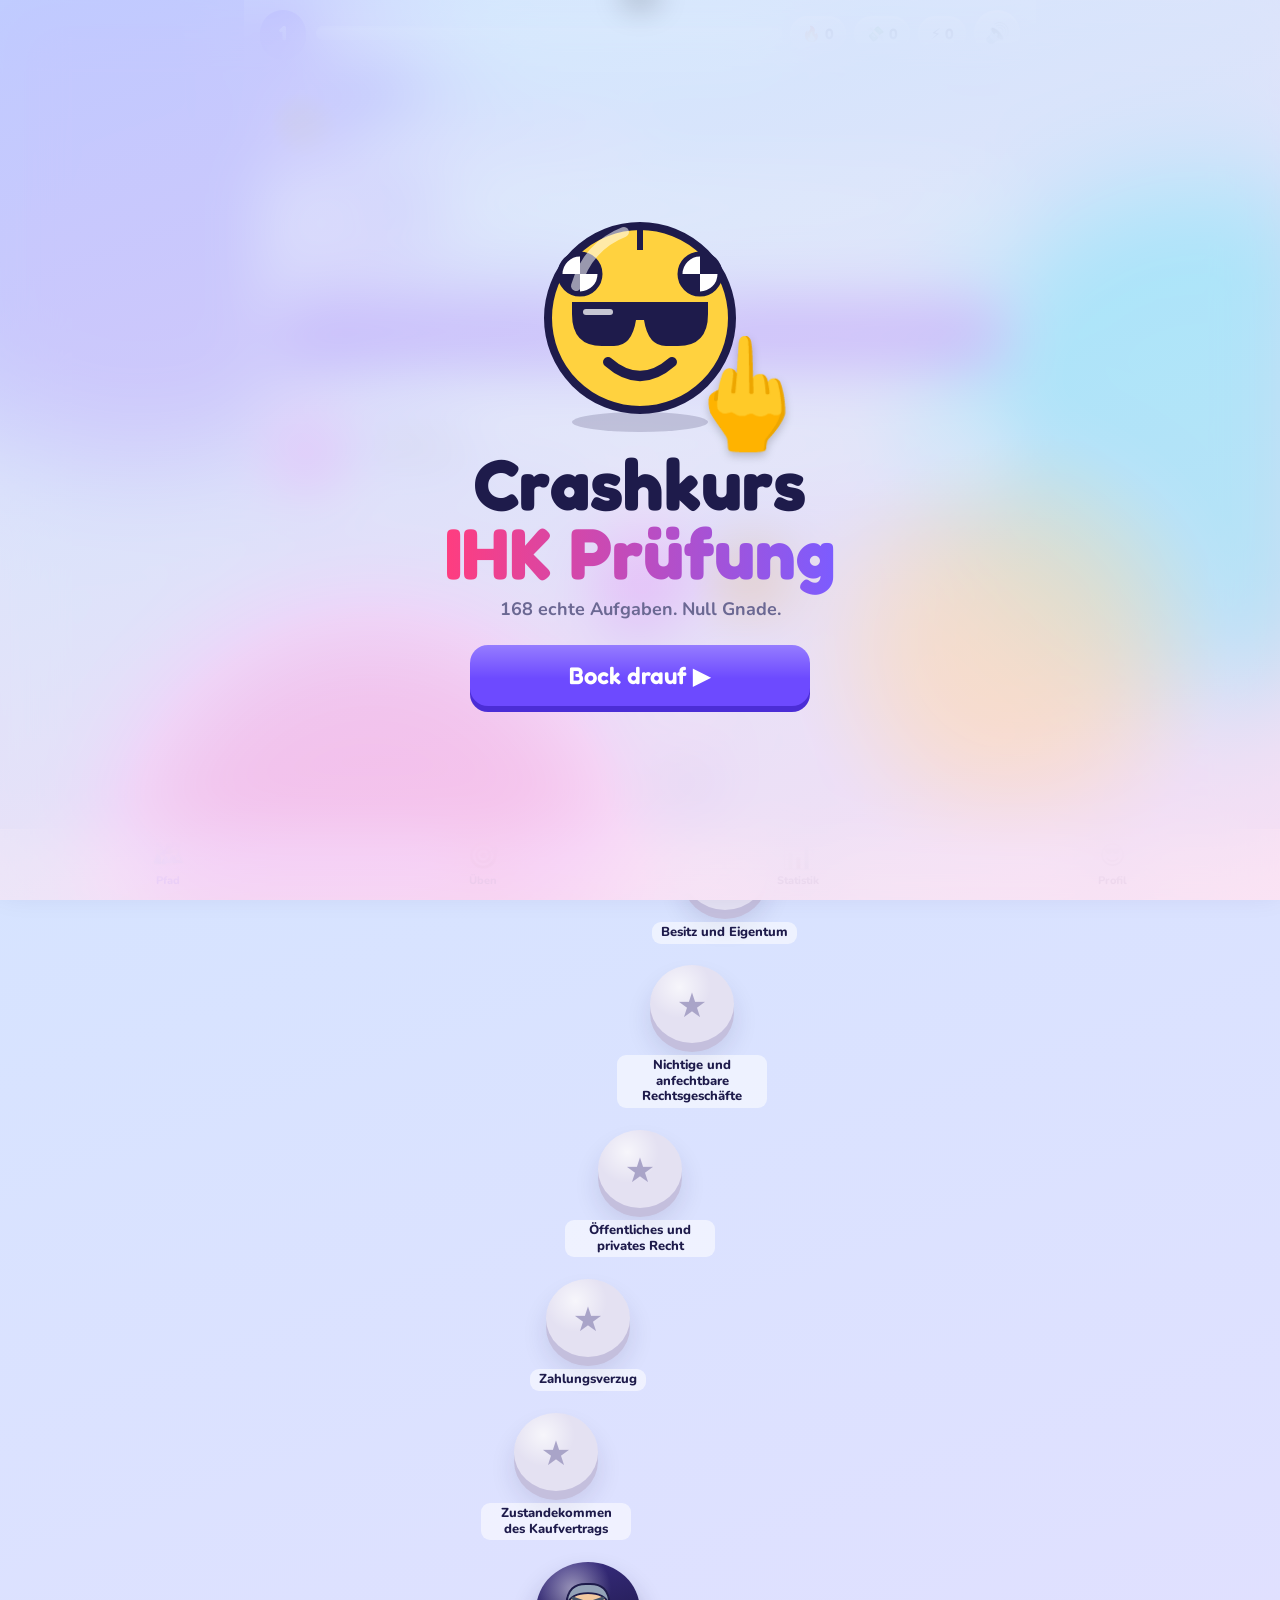
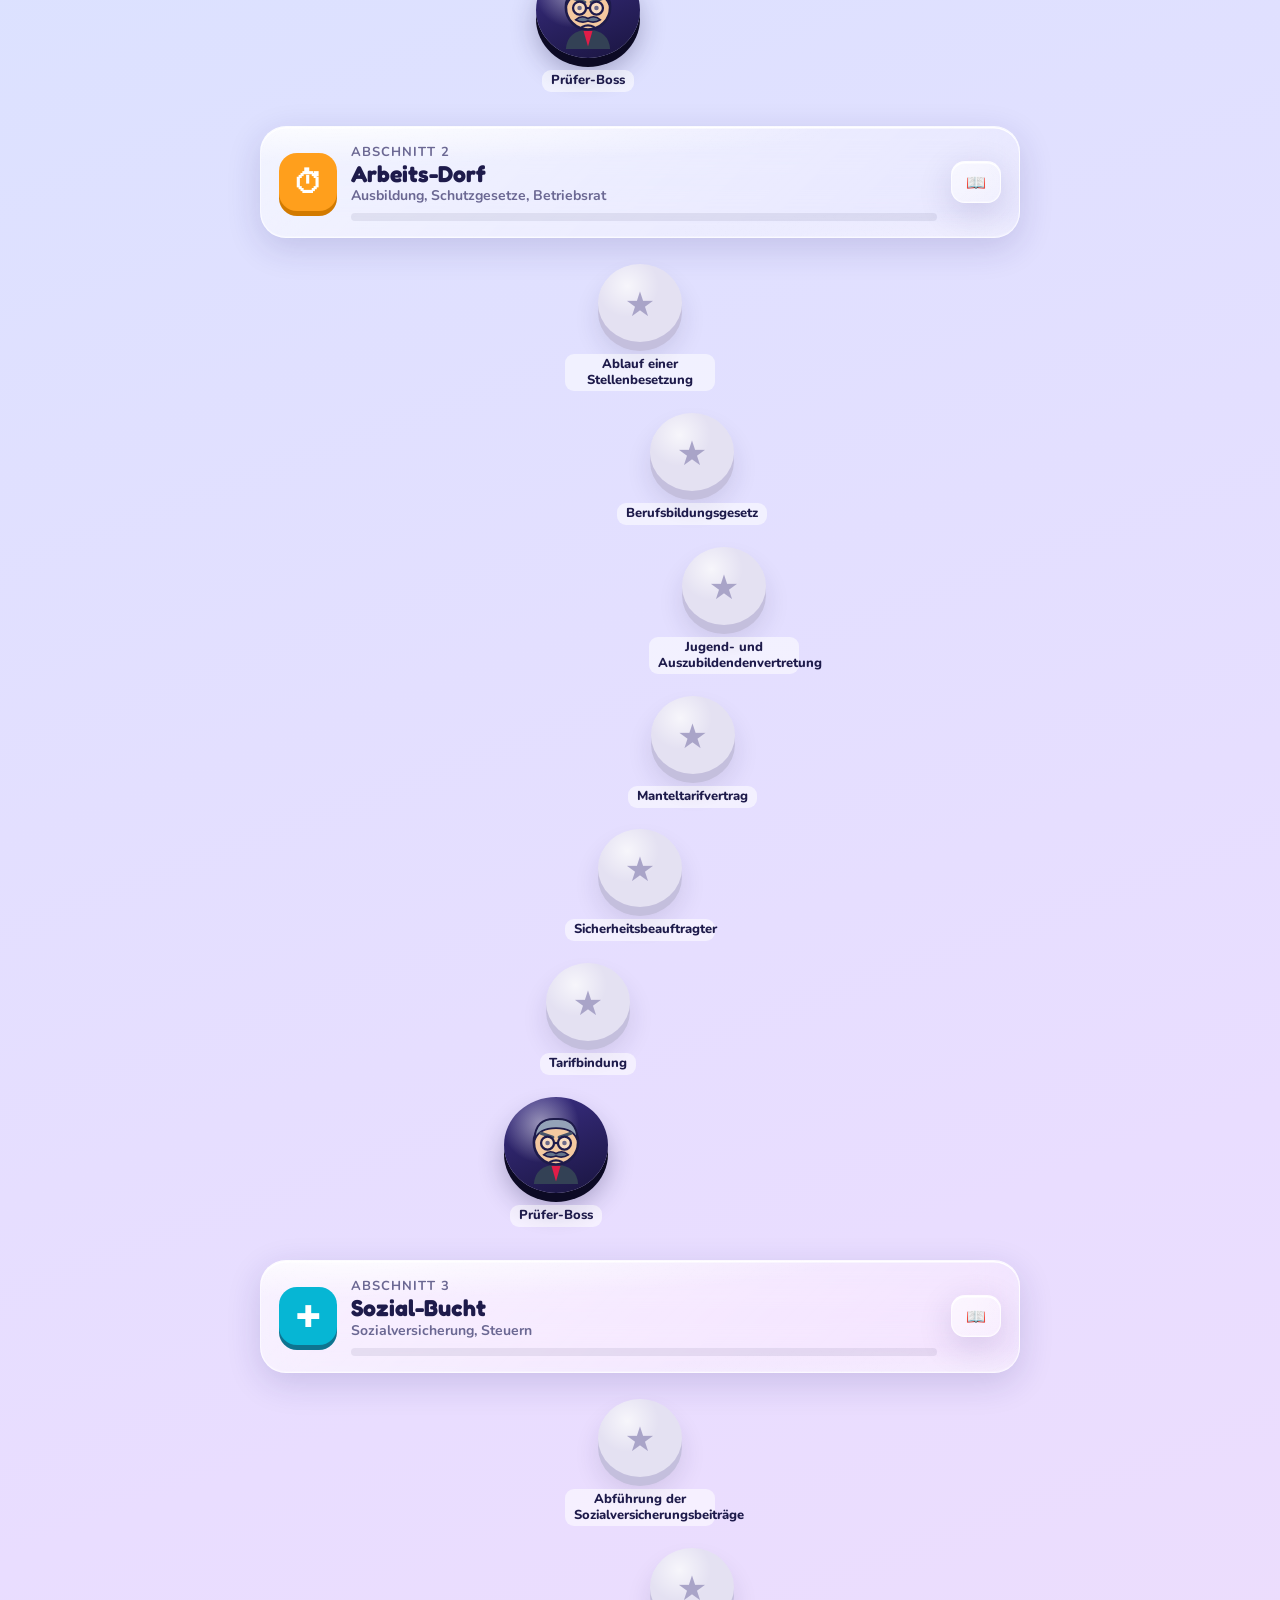
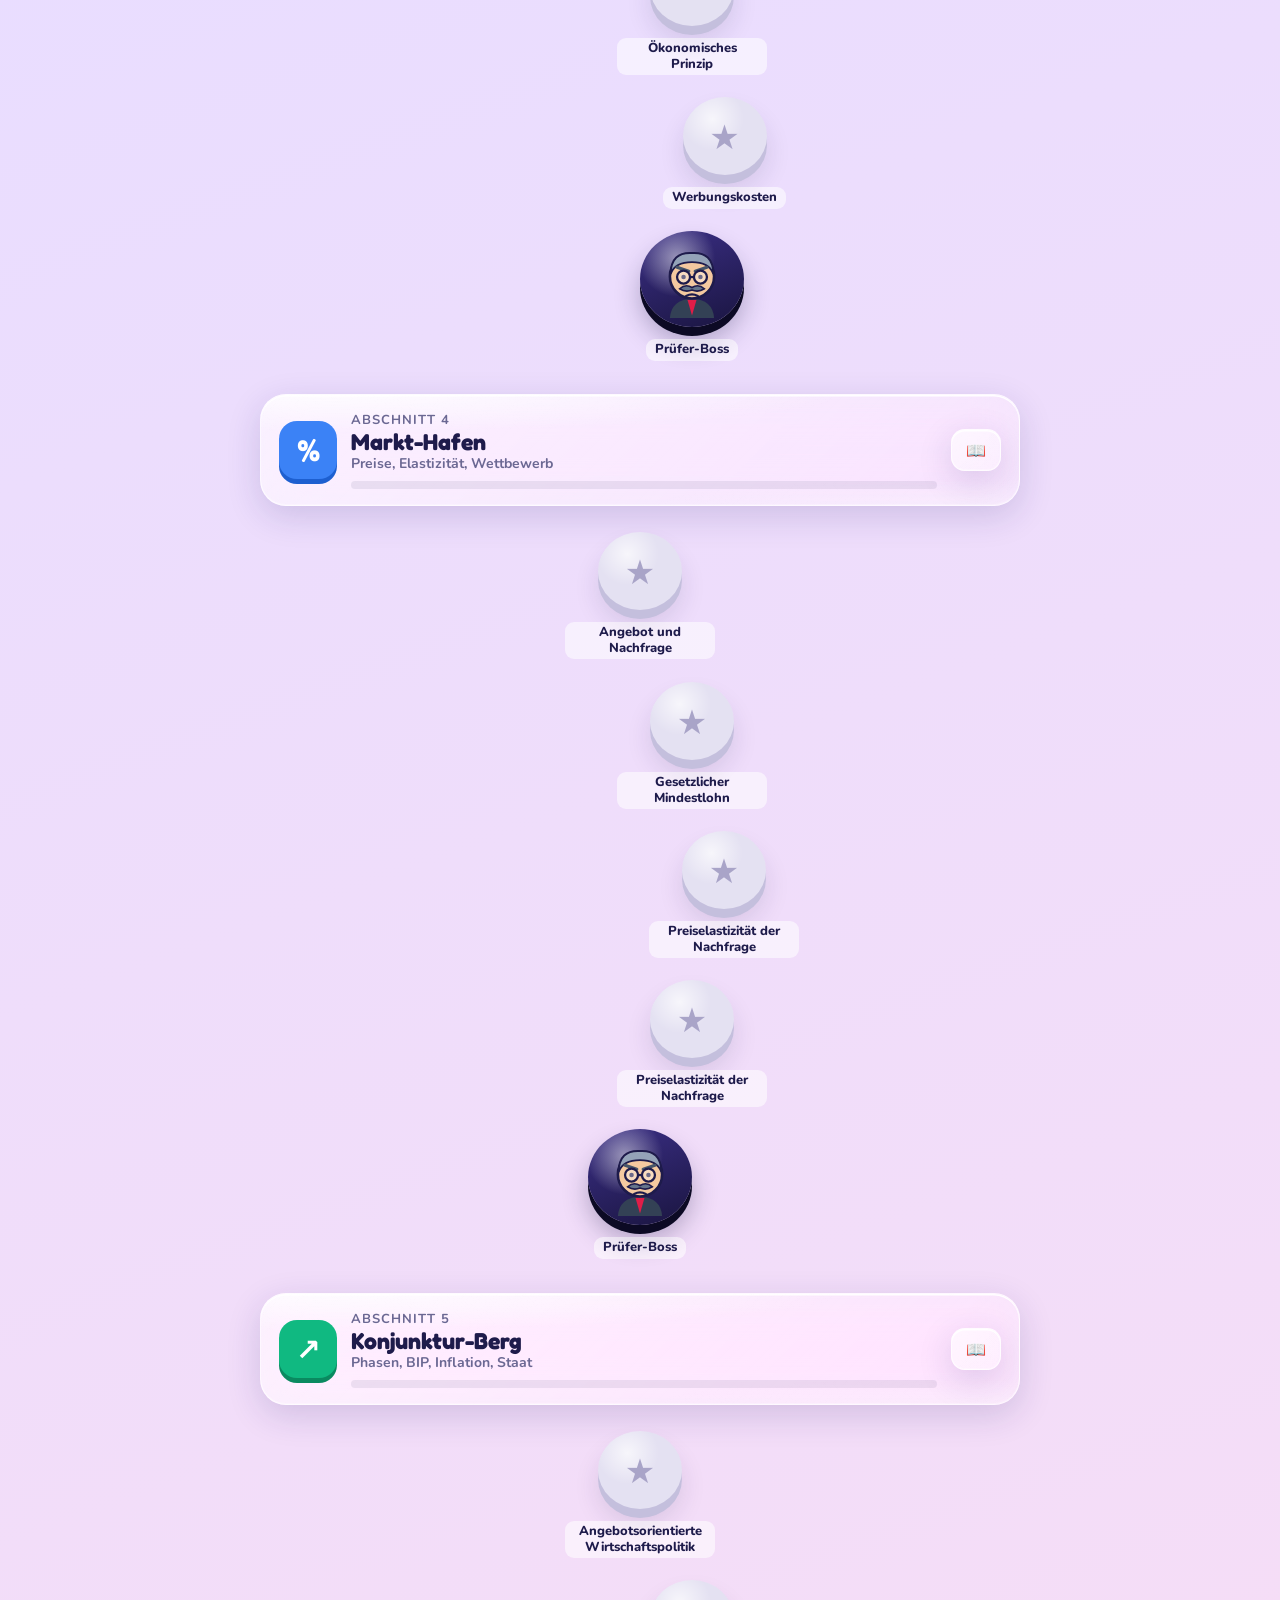
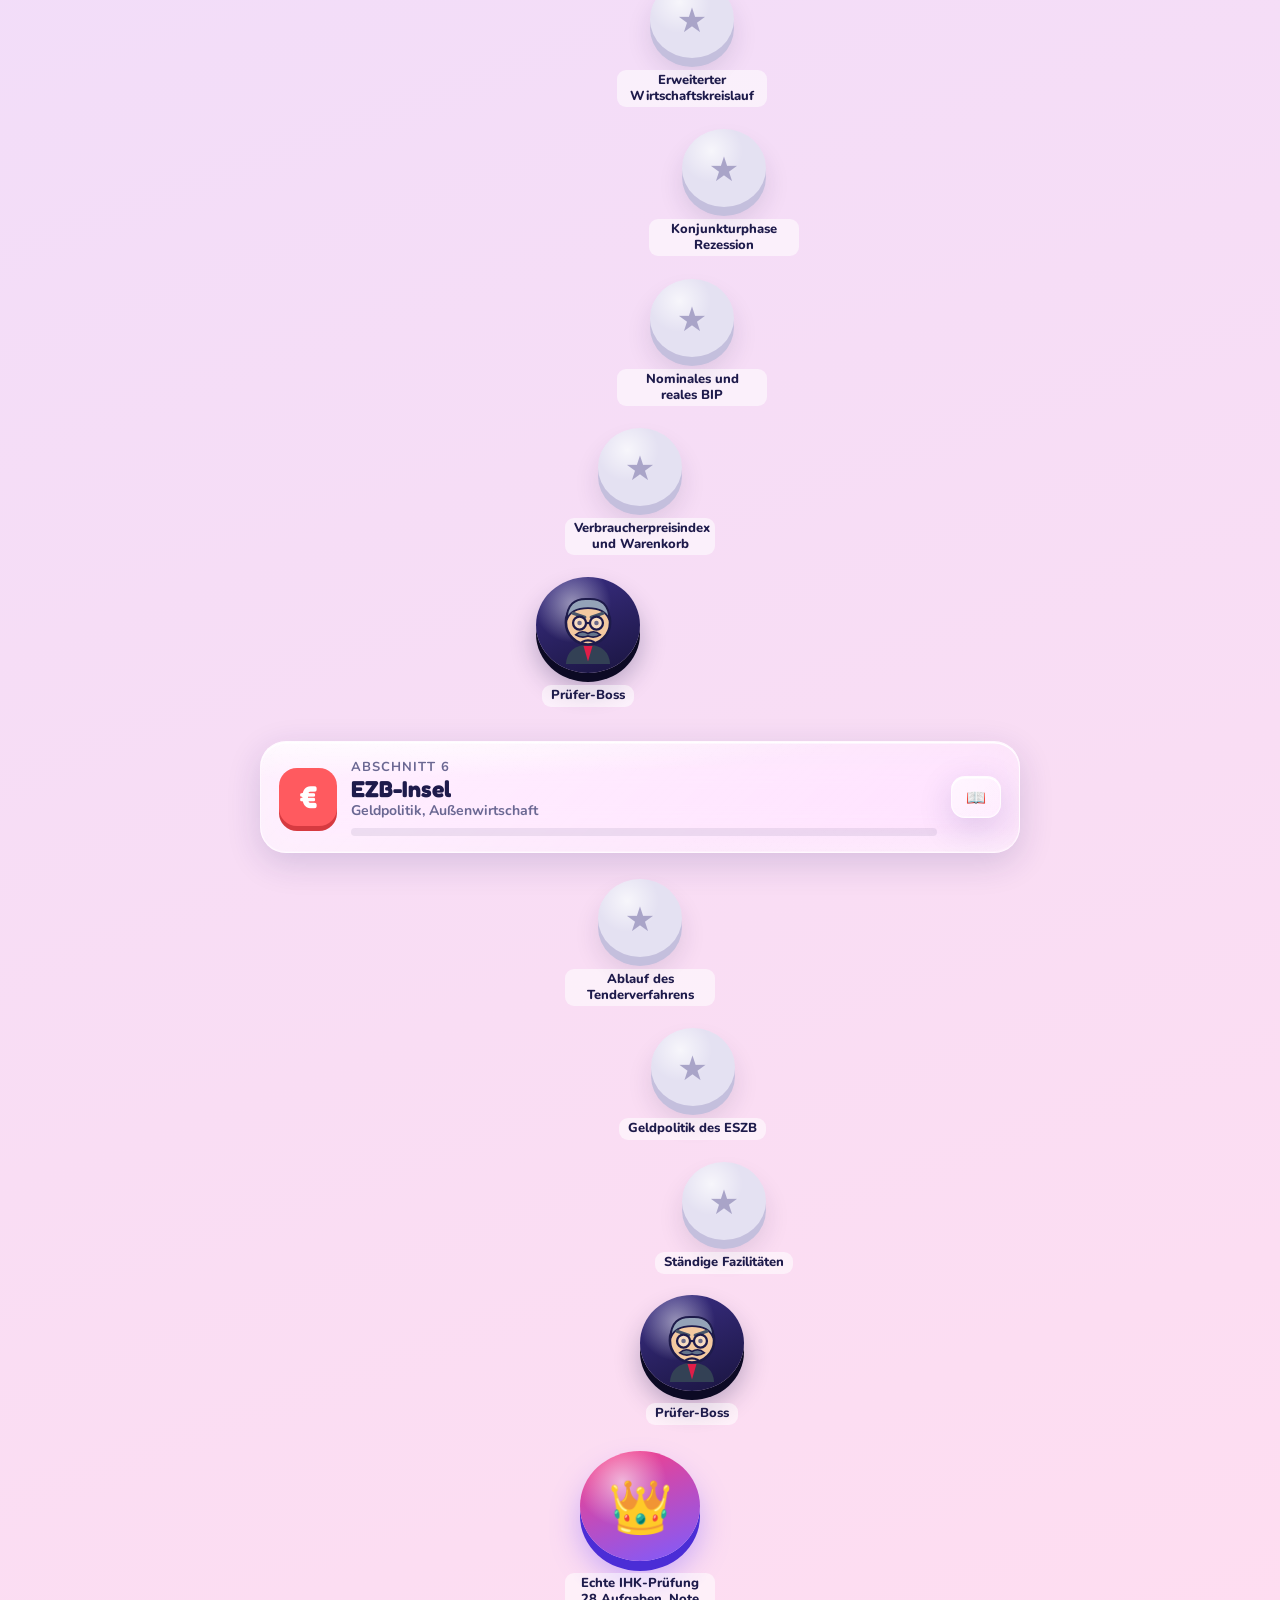
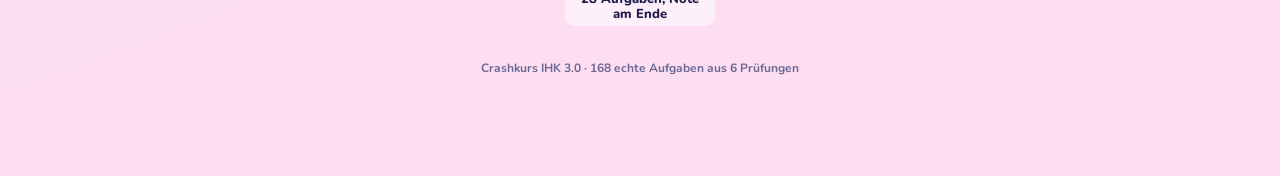
<file: index.html>
<!doctype html>
<html lang="de">
<head>
<meta charset="utf-8">
<meta name="viewport" content="width=device-width, initial-scale=1, viewport-fit=cover">
<title>Crashkurs IHK</title>
<meta name="apple-mobile-web-app-capable" content="yes">
<meta name="mobile-web-app-capable" content="yes">
<meta name="apple-mobile-web-app-title" content="Crashkurs IHK">
<meta name="apple-mobile-web-app-status-bar-style" content="default">
<meta name="theme-color" content="#DDF0FF">
<meta name="format-detection" content="telephone=no">
<meta name="robots" content="noindex">
<link rel="manifest" href="manifest.webmanifest">
<link rel="apple-touch-icon" href="apple-touch-icon.png">
<link rel="icon" href="icon-192.png">
<link rel="preconnect" href="https://fonts.googleapis.com">
<link rel="stylesheet" href="https://fonts.googleapis.com/css2?family=Fredoka:wght@500;600;700&family=Nunito:wght@600;700;800;900&display=swap">
<style>

/* Ein helles Spielbrett: Weltkarte mit fünf Inseln und Boss, darunter Spielrunden mit Herzen, Serie und XP */
:root{
  --bg1:#DDF0FF; --bg2:#FFE9F7; --ink:#1E1B4B; --muted:#6B6893; --card:#FFFFFF; --line:#E6E3F5;
  --ok:#22C55E; --ok-d:#15803D; --ok-bg:#E8FBEF; --bad:#F43F5E; --bad-d:#BE123C; --bad-bg:#FFE8EC;
  --gold:#FFC531; --gold-d:#D99A00; --pri:#6D4AFF; --pri-d:#4B2DD6;
  --w1:#FF5A5F; --w1d:#D63A40; --w2:#3B82F6; --w2d:#1D5FD0; --w3:#10B981; --w3d:#0A8A60; --w4:#A855F7; --w4d:#7E2FD0; --w5:#FF9F1C; --w5d:#D27A00; --w6:#06B6D4; --w6d:#0E7490;
  --f-d:"Fredoka","Nunito",system-ui,sans-serif; --f-b:"Nunito",system-ui,-apple-system,sans-serif;
  color-scheme:light;
}
*{box-sizing:border-box;-webkit-tap-highlight-color:transparent}
[hidden]{display:none!important}
html{min-height:100%;background:linear-gradient(160deg,var(--bg1),var(--bg2));background-color:var(--bg1)}
body{min-height:100vh;min-height:100dvh}
body{margin:0;font-family:var(--f-b);font-weight:700;color:var(--ink);background:transparent;font-size:18px;
  padding-left:max(16px,env(safe-area-inset-left,0px));padding-right:max(16px,env(safe-area-inset-right,0px));padding-top:max(14px,calc(env(safe-area-inset-top,0px) + 8px));padding-bottom:max(40px,env(safe-area-inset-bottom,0px))}
.wrap{max-width:760px;margin:0 auto}
button{font:inherit;color:inherit;border:0;cursor:pointer;touch-action:manipulation}
button:focus-visible{outline:4px solid var(--pri);outline-offset:3px}
/* Kopfleiste */
.top{display:flex;align-items:center;gap:10px;flex-wrap:wrap;margin-bottom:14px}
.badge{display:flex;align-items:center;gap:8px;background:var(--card);border-radius:999px;padding:8px 14px;box-shadow:0 4px 0 var(--line);font-family:var(--f-d);font-weight:600;font-size:17px;white-space:nowrap}
.lvl{display:flex;align-items:center;gap:10px;flex:1 1 220px;min-width:0}
.lvl .ring{width:46px;height:46px;border-radius:50%;background:var(--pri);color:#fff;display:flex;align-items:center;justify-content:center;font-family:var(--f-d);font-size:20px;box-shadow:0 4px 0 var(--pri-d);flex:none}
.xpbar{flex:1;height:14px;background:var(--card);border-radius:99px;overflow:hidden;box-shadow:inset 0 2px 0 var(--line)}
.xpbar i{display:block;height:100%;background:linear-gradient(90deg,var(--gold),#FF8A00);border-radius:99px;transition:width .5s}
.snd{width:46px;height:46px;border-radius:50%;background:var(--card);box-shadow:0 4px 0 var(--line);font-size:20px}
/* Karte */
.hero{text-align:center;margin:6px 0 4px}
.hero h1{font-family:var(--f-d);font-size:40px;margin:0;line-height:1;letter-spacing:.5px}
.hero p{margin:6px 0 0;color:var(--muted);font-size:16px}
.map{position:relative;display:flex;flex-direction:column;gap:26px;padding:24px 0 10px}
.node{display:flex;align-items:center;gap:16px;width:min(100%,520px)}
.node:nth-child(odd){align-self:flex-start;margin-left:6%} .node:nth-child(even){align-self:flex-end;margin-right:6%;flex-direction:row-reverse;text-align:right}
.orb{width:104px;height:104px;border-radius:50%;flex:none;background:var(--c);box-shadow:0 8px 0 var(--cd),0 14px 24px rgba(30,27,75,.18);color:#fff;font-family:var(--f-d);font-size:42px;display:flex;align-items:center;justify-content:center;position:relative;transition:transform .12s}
.orb:active{transform:translateY(6px);box-shadow:0 2px 0 var(--cd)}
.orb .ic{line-height:1}
.node .info{min-width:0}
.node .name{font-family:var(--f-d);font-size:22px;line-height:1.1}
.stars{font-size:22px;letter-spacing:2px;margin-top:4px;color:#D7D3EE}
.stars b{color:var(--gold);font-weight:inherit}
.node .sub{font-size:14px;color:var(--muted)}
.pulse::after{content:"";position:absolute;inset:-8px;border-radius:50%;border:4px solid var(--c);opacity:.5;animation:pulse 1.6s infinite}
@keyframes pulse{0%{transform:scale(.92);opacity:.6}100%{transform:scale(1.18);opacity:0}}
.boss .orb{width:124px;height:124px;background:linear-gradient(150deg,#2B2464,#5B3BD6);box-shadow:0 8px 0 #1A1540,0 14px 24px rgba(30,27,75,.25);font-size:50px}
.path{position:absolute;inset:0;pointer-events:none;z-index:-1}
/* Sheet */
.dim{position:fixed;inset:0;cursor:pointer;background:rgba(30,27,75,.45);display:flex;align-items:flex-end;justify-content:center;z-index:30;padding:0 max(12px,env(safe-area-inset-right,0px)) 0 max(12px,env(safe-area-inset-left,0px))}
.sheet{background:var(--card);width:min(100%,760px);border-radius:28px 28px 0 0;padding:22px 22px calc(22px + env(safe-area-inset-bottom,0px));max-height:88vh;overflow:auto;animation:up .22s ease-out}
@keyframes up{from{transform:translateY(40px);opacity:.5}to{transform:none;opacity:1}}
.sheet h2{font-family:var(--f-d);font-size:28px;margin:0 0 4px}
.btn{display:block;width:100%;border-radius:18px;padding:16px 18px;font-family:var(--f-d);font-size:21px;font-weight:600;background:var(--c,var(--pri));color:#fff;box-shadow:0 6px 0 var(--cd,var(--pri-d));transition:transform .08s}
.btn:active{transform:translateY(5px);box-shadow:0 1px 0 var(--cd,var(--pri-d))}
.btn.light{background:var(--card);color:var(--ink);box-shadow:0 6px 0 var(--line);border:2px solid var(--line)}
.btn[disabled]{background:#D9D6EA;box-shadow:0 6px 0 #C2BEDA;color:#fff}
.btns{display:flex;flex-direction:column;gap:14px;margin-top:16px}
/* Spiel */
.bar{display:flex;align-items:center;gap:12px;margin:calc(-1 * max(14px,calc(env(safe-area-inset-top,0px) + 8px))) -16px 14px;padding:10px 16px;position:sticky;top:0;z-index:15;background:rgba(238,240,255,.92);-webkit-backdrop-filter:blur(10px);backdrop-filter:blur(10px);padding-top:max(10px,calc(env(safe-area-inset-top,0px) + 6px))}
.x{width:44px;height:44px;border-radius:50%;background:var(--card);font-size:22px;box-shadow:0 4px 0 var(--line);flex:none}
.prog{flex:1;height:18px;background:var(--card);border-radius:99px;overflow:hidden;box-shadow:inset 0 2px 0 var(--line)}
.prog i{display:block;height:100%;background:var(--c);border-radius:99px;transition:width .4s}
.hearts{font-size:24px;letter-spacing:1px;white-space:nowrap;color:var(--bad)}
.hearts .off{color:#D7D3EE}
.combo{font-family:var(--f-d);background:var(--gold);color:var(--ink);border-radius:12px;padding:4px 10px;font-size:16px;box-shadow:0 3px 0 var(--gold-d)}
.qcard{background:var(--card);border-radius:26px;padding:22px;box-shadow:0 8px 0 var(--line)}
.tag{display:inline-block;background:var(--c);color:#fff;border-radius:10px;padding:4px 12px;font-size:14px;font-family:var(--f-d);font-weight:600;margin-bottom:10px}
.qtext{font-size:19px;line-height:1.5;font-weight:700}
.qtext b{font-weight:900}
.qtext ul{margin:8px 0;padding-left:22px}
.qtext table{border-collapse:separate;border-spacing:0;margin:10px 0;font-size:16px;border-radius:12px;overflow:hidden;border:2px solid var(--line)}
.qtext td,.qtext th{padding:7px 12px;text-align:right;border-bottom:2px solid var(--line)}
.qtext th{background:#F4F2FF}
.tbl{overflow-x:auto}
.ask{margin-top:12px;font-family:var(--f-d);font-size:21px;font-weight:600;color:var(--c)}
.answers{display:flex;flex-direction:column;gap:12px;margin-top:18px}
.ans{display:flex;align-items:center;gap:14px;text-align:left;background:var(--card);border:3px solid var(--line);border-radius:18px;padding:14px 16px;box-shadow:0 5px 0 var(--line);font-size:18px;font-weight:800;transition:transform .08s}
.ans:active{transform:translateY(4px);box-shadow:0 1px 0 var(--line)}
.ans .n{width:38px;height:38px;border-radius:12px;background:#F1EFFD;display:flex;align-items:center;justify-content:center;font-family:var(--f-d);flex:none;font-size:18px}
.ans.sel{border-color:var(--c);box-shadow:0 5px 0 var(--cd);background:#FAF9FF}
.ans.sel .n{background:var(--c);color:#fff}
.ans.right{border-color:var(--ok);box-shadow:0 5px 0 var(--ok-d);background:var(--ok-bg)} .ans.right .n{background:var(--ok);color:#fff}
.ans.wrong{border-color:var(--bad);box-shadow:0 5px 0 var(--bad-d);background:var(--bad-bg)} .ans.wrong .n{background:var(--bad);color:#fff}
.numrow{display:flex;gap:12px;align-items:center;margin-top:18px;flex-wrap:wrap}
.numrow input{font-family:var(--f-d);font-size:30px;width:240px;max-width:100%;padding:12px 16px;border-radius:18px;border:3px solid var(--c);color:var(--ink);background:#FAF9FF;font-weight:600}
.numrow .u{font-family:var(--f-d);font-size:24px}
.picked .ans{border-style:dashed}
.lbl{font-size:14px;color:var(--muted);margin-top:14px}
.check{margin-top:18px}
.shake{animation:shake .4s}
@keyframes shake{20%{transform:translateX(-10px)}40%{transform:translateX(10px)}60%{transform:translateX(-6px)}80%{transform:translateX(6px)}}
/* Rückmeldung */
.fb{position:fixed;left:0;right:0;bottom:0;z-index:20;display:flex;justify-content:center;padding:0 max(12px,env(safe-area-inset-right,0px)) 0 max(12px,env(safe-area-inset-left,0px))}
.fb .in{width:min(100%,760px);border-radius:28px 28px 0 0;padding:20px 22px calc(20px + env(safe-area-inset-bottom,0px));animation:up .22s ease-out;max-height:70vh;overflow:auto}
.fb.ok .in{background:var(--ok-bg);border-top:5px solid var(--ok)} .fb.bad .in{background:var(--bad-bg);border-top:5px solid var(--bad)}
.fb h3{font-family:var(--f-d);font-size:28px;margin:0;display:flex;align-items:center;gap:10px;flex-wrap:wrap}
.fb.ok h3{color:var(--ok-d)} .fb.bad h3{color:var(--bad-d)}
.xp{font-size:18px;background:var(--gold);color:var(--ink);border-radius:10px;padding:2px 10px;box-shadow:0 3px 0 var(--gold-d)}
.why{font-size:17px;line-height:1.5;margin-top:8px;font-weight:700}
.why b{font-weight:900}
.space{height:58vh}
/* Spickzettel */
.lern .card{border-radius:18px;padding:14px 16px;background:#F7F5FF;border-left:8px solid var(--c);margin-top:12px}
.lern .card h3{font-family:var(--f-d);margin:0 0 4px;font-size:20px}
.lern .card p{margin:4px 0;font-size:16px;line-height:1.5}
.lern .formel{margin-top:12px;background:var(--ink);color:#fff;border-radius:16px;padding:12px 14px;text-align:center;font-family:var(--f-d);font-size:17px}
/* Ende */
.end{text-align:center;padding-top:10px}
.big3{font-size:76px;letter-spacing:6px;color:#D7D3EE;line-height:1.1}
.big3 b{color:var(--gold);font-weight:inherit;display:inline-block;animation:pop .5s backwards}
.big3 b:nth-child(2){animation-delay:.25s} .big3 b:nth-child(3){animation-delay:.5s}
@keyframes pop{0%{transform:scale(0) rotate(-40deg)}70%{transform:scale(1.3)}100%{transform:none}}
.end h1{font-family:var(--f-d);font-size:40px;margin:6px 0}
.statrow{display:flex;gap:12px;justify-content:center;flex-wrap:wrap;margin:16px 0}
.stat{background:var(--card);border-radius:18px;padding:12px 18px;box-shadow:0 5px 0 var(--line);min-width:110px}
.stat b{display:block;font-family:var(--f-d);font-size:30px}
.stat span{font-size:14px;color:var(--muted)}
.note{font-family:var(--f-d);font-size:110px;line-height:1;color:var(--pri)}
canvas#fx{position:fixed;inset:0;pointer-events:none;z-index:50;width:100%;height:100%}
@media (max-width:520px){.orb{width:84px;height:84px;font-size:34px}.boss .orb{width:100px;height:100px}.hero h1{font-size:32px}.node .name{font-size:19px}}
@media (prefers-reduced-motion:reduce){*{animation:none!important;transition:none!important}}
.sheet{cursor:default}
*{-webkit-tap-highlight-color:transparent}

/* Echte Aufgaben */
.tags{display:flex;flex-wrap:wrap;gap:6px;margin-bottom:6px}.tags .tag{margin:0}
.tag.src{background:#EEF0FF;color:var(--ink)} .tag.typ{background:var(--ink)}
.sit{background:#F6F5FF;border-radius:16px;padding:12px 14px;margin:8px 0 10px;font-size:17px;line-height:1.5;color:#3A376B;border-left:6px solid var(--c)}
.chips{display:flex;flex-wrap:wrap;gap:10px;margin-top:14px}
.chip{display:flex;align-items:center;gap:10px;background:var(--card);border:3px solid var(--line);border-radius:16px;padding:8px 12px 8px 8px;box-shadow:0 4px 0 var(--line);font-size:16px;font-weight:800;text-align:left;touch-action:none;user-select:none;-webkit-user-select:none;max-width:100%}
.chip .n,.row .slot,.sitem .n{width:36px;height:36px;border-radius:11px;background:var(--c);color:#fff;display:flex;align-items:center;justify-content:center;font-family:var(--f-d);flex:none;font-size:18px}
.chip.sel{border-color:var(--c);box-shadow:0 4px 0 var(--cd);transform:translateY(-3px)}
.ghost{position:fixed;z-index:60;pointer-events:none;transform:rotate(-3deg) scale(1.06);box-shadow:0 14px 30px rgba(30,27,75,.3)!important;border-color:var(--c)!important;margin:0}
.rows{display:flex;flex-direction:column;gap:12px;margin-top:18px}
.row{display:flex;align-items:center;gap:14px;text-align:left;background:var(--card);border:3px dashed #CFCBEA;border-radius:18px;padding:12px 14px;font-size:17px;font-weight:800}
.row .slot{background:#F1EFFD;color:var(--muted);width:auto;min-width:44px;padding:0 8px;height:44px;font-size:20px;gap:6px}
.row.filled{border-style:solid;border-color:var(--c)} .row.filled .slot{background:var(--c);color:#fff}
.row.hover{background:#F4F2FF;border-color:var(--c);transform:scale(1.02)}
.row.right{border:3px solid var(--ok);background:var(--ok-bg)} .row.right .slot{background:var(--ok);color:#fff}
.row.wrong{border:3px solid var(--bad);background:var(--bad-bg)} .row.wrong .slot{background:var(--bad);color:#fff}
.row .slot s{opacity:.7;font-size:15px}
.pop{animation:pop2 .3s}@keyframes pop2{50%{transform:scale(1.04)}}
.sortlist{display:flex;flex-direction:column;gap:12px;margin-top:16px}
.sitem{display:flex;align-items:center;gap:12px;background:var(--card);border:3px solid var(--line);border-radius:18px;padding:12px;box-shadow:0 5px 0 var(--line);font-size:17px;font-weight:800;touch-action:none;user-select:none;-webkit-user-select:none;cursor:grab;position:relative}
.sitem .t{flex:1;min-width:0}
.sitem .grip{font-size:22px;color:var(--muted);flex:none}
.sitem .mv{display:flex;flex-direction:column;gap:4px;flex:none}
.sitem .mv button{width:40px;height:30px;border-radius:9px;background:#F1EFFD;font-size:14px;color:var(--ink)}
.sitem.drag{z-index:5;border-color:var(--c);box-shadow:0 14px 28px rgba(30,27,75,.25);cursor:grabbing;transition:none}
.sitem.right{border-color:var(--ok);background:var(--ok-bg)} .sitem.right .n{background:var(--ok)}
.sitem.wrong{border-color:var(--bad);background:var(--bad-bg)} .sitem.wrong .n{background:var(--bad)}
.btn.exam{display:flex;justify-content:space-between;align-items:center;gap:10px;text-align:left}
.btn.exam small{font-family:var(--f-b);font-size:14px;color:var(--muted);font-weight:700}
.fehler{text-align:left;max-width:620px;margin:10px auto 0}
.fehler h3{font-family:var(--f-d);font-size:22px;margin:0 0 8px}
.fz{background:var(--card);border-radius:16px;padding:12px 14px;margin-bottom:10px;border-left:7px solid var(--c);box-shadow:0 4px 0 var(--line);font-size:15px;line-height:1.45}
.fz b{display:block;font-size:16px;margin-bottom:2px}
/* ===== Crashkurs IHK: Liquid Glass, Pfad, Figuren, Effekte ===== */
html{background:linear-gradient(160deg,#CFE6FF 0%,#E9DDFF 45%,#FFDDF0 100%);background-color:#DDE6FF}
.blobs{position:fixed;inset:0;z-index:-1;overflow:hidden;pointer-events:none}
.blobs i{position:absolute;border-radius:50%;filter:blur(50px);opacity:.75;animation:blob 18s ease-in-out infinite alternate}
.blobs i:nth-child(1){width:46vmax;height:46vmax;background:#7C5CFF;left:-12vmax;top:-10vmax}
.blobs i:nth-child(2){width:40vmax;height:40vmax;background:#22D3EE;right:-14vmax;top:20vh;animation-duration:22s}
.blobs i:nth-child(3){width:38vmax;height:38vmax;background:#FF5FA2;left:10vw;bottom:-16vmax;animation-duration:26s}
.blobs i:nth-child(4){width:26vmax;height:26vmax;background:#FFC531;right:8vw;bottom:10vh;animation-duration:20s;opacity:.55}
@keyframes blob{0%{transform:translate(0,0) scale(1)}50%{transform:translate(6vw,-4vh) scale(1.12)}100%{transform:translate(-5vw,5vh) scale(.92)}}
.glass,.qcard,.sheet,.fb .in,.badge,.snd,.x,.unit,.stat,.fz,.btn.light{
  background:linear-gradient(135deg,rgba(255,255,255,.62),rgba(255,255,255,.28));
  -webkit-backdrop-filter:blur(22px) saturate(190%);backdrop-filter:blur(22px) saturate(190%);
  border:1px solid rgba(255,255,255,.7);
  box-shadow:inset 0 1.5px 0 rgba(255,255,255,.95),inset 0 -1px 0 rgba(255,255,255,.25),0 10px 34px rgba(40,30,110,.16);position:relative}
.qcard::before,.sheet::before,.unit::before,.fb .in::before{content:"";position:absolute;inset:0;border-radius:inherit;pointer-events:none;
  background:radial-gradient(120% 60% at 10% 0%,rgba(255,255,255,.75),transparent 55%),radial-gradient(80% 40% at 100% 100%,rgba(255,255,255,.25),transparent 60%)}
.qcard>*,.sheet>*,.unit>*,.fb .in>*{position:relative}
.qcard{border-radius:30px}
.sheet{border-radius:32px 32px 0 0}
.bar{background:rgba(255,255,255,.35);-webkit-backdrop-filter:blur(20px) saturate(180%);backdrop-filter:blur(20px) saturate(180%);border-bottom:1px solid rgba(255,255,255,.6)}
.top{position:sticky;top:0;z-index:15;margin:-14px -16px 14px;padding:10px 16px;background:rgba(255,255,255,.3);-webkit-backdrop-filter:blur(20px) saturate(180%);backdrop-filter:blur(20px) saturate(180%);border-bottom:1px solid rgba(255,255,255,.6)}
.ans,.chip,.row,.sitem{background:linear-gradient(135deg,rgba(255,255,255,.85),rgba(255,255,255,.55));-webkit-backdrop-filter:blur(10px);backdrop-filter:blur(10px)}
.btn{background:linear-gradient(180deg,rgba(255,255,255,.28),rgba(255,255,255,0) 55%),var(--c,var(--pri));position:relative;overflow:hidden}
.btn::after{content:"";position:absolute;top:0;left:-60%;width:40%;height:100%;background:linear-gradient(100deg,transparent,rgba(255,255,255,.55),transparent);transform:skewX(-20deg);animation:sheen 3.2s ease-in-out infinite}
.btn.light::after{display:none}
@keyframes sheen{0%,60%{left:-60%}100%{left:130%}}
/* Titel */
.hero h1{font-size:44px;background:linear-gradient(90deg,#4B2DD6,#FF3D7F,#FF9F1C);-webkit-background-clip:text;background-clip:text;color:transparent;filter:drop-shadow(0 3px 0 rgba(255,255,255,.8))}
.hero .claim{display:inline-block;margin-top:6px;font-family:var(--f-d);font-size:15px;background:#1E1B4B;color:#FFD23F;padding:4px 12px;border-radius:99px;transform:rotate(-2deg)}
/* Pfad */
.unit{border-radius:26px;padding:16px 18px;margin:26px 0 8px;display:flex;align-items:center;gap:14px;overflow:hidden}
.unit .uic{width:58px;height:58px;border-radius:18px;background:var(--c);color:#fff;font-family:var(--f-d);font-size:30px;display:flex;align-items:center;justify-content:center;box-shadow:0 5px 0 var(--cd);flex:none}
.unit .ut{flex:1;min-width:0}.unit .uk{font-size:13px;color:var(--muted);text-transform:uppercase;letter-spacing:1px}
.unit .un{font-family:var(--f-d);font-size:23px;line-height:1.1}.unit .us{font-size:14px;color:var(--muted)}
.unit .ub{width:auto;padding:10px 14px;font-size:16px;flex:none;border-radius:14px}
.unit .ubar{height:8px;border-radius:9px;background:rgba(30,27,75,.08);margin-top:8px;overflow:hidden}.unit .ubar i{display:block;height:100%;background:var(--c);border-radius:9px}
.path{position:relative;display:flex;flex-direction:column;align-items:center;gap:22px;padding:18px 0 8px;inset:auto;z-index:auto;pointer-events:auto}
.pnode{position:relative;transform:translateX(var(--x));display:flex;flex-direction:column;align-items:center;animation:nodein .55s cubic-bezier(.3,1.6,.5,1) both;animation-delay:var(--d)}
@keyframes nodein{from{opacity:0;transform:translateX(var(--x)) scale(.3) translateY(30px)}}
.pbtn{width:84px;height:78px;border-radius:50%;background:radial-gradient(circle at 35% 28%,rgba(255,255,255,.55),transparent 40%),var(--c);box-shadow:0 9px 0 var(--cd),0 16px 26px rgba(30,27,75,.22);color:#fff;font-size:34px;font-family:var(--f-d);display:flex;align-items:center;justify-content:center;transition:transform .1s}
.pbtn:active{transform:translateY(7px);box-shadow:0 2px 0 var(--cd)}
.pbtn.open{background:radial-gradient(circle at 35% 28%,rgba(255,255,255,.7),transparent 40%),#E4E1F2;box-shadow:0 9px 0 #C4BFDD,0 16px 26px rgba(30,27,75,.12);color:#A9A4C8}
.pbtn.done{background:radial-gradient(circle at 35% 28%,rgba(255,255,255,.7),transparent 40%),linear-gradient(160deg,#FFD84D,#FFAE00);box-shadow:0 9px 0 #C98500,0 16px 26px rgba(255,170,0,.35)}
.pbtn.cur{animation:hop 1.6s ease-in-out infinite}
@keyframes hop{0%,100%{transform:none}50%{transform:translateY(-6px)}}
.pnode .ring2{position:absolute;top:-9px;width:102px;height:96px;border-radius:50%;border:6px solid var(--c);opacity:.35;animation:ring 1.6s infinite;pointer-events:none}
@keyframes ring{0%{transform:scale(.9);opacity:.5}100%{transform:scale(1.25);opacity:0}}
.pnode .plbl{font-size:13px;font-weight:800;color:var(--ink);margin-top:12px;max-width:150px;text-align:center;line-height:1.2;background:rgba(255,255,255,.55);padding:3px 9px;border-radius:9px;-webkit-backdrop-filter:blur(8px);backdrop-filter:blur(8px)}
.pnode .pst{font-size:15px;letter-spacing:1px;color:#D7D3EE;margin-top:2px}.pnode .pst b{color:var(--gold);font-weight:inherit}
.startb{position:absolute;top:-46px;background:#fff;color:var(--c);font-family:var(--f-d);font-size:17px;padding:6px 14px;border-radius:12px;box-shadow:0 4px 0 var(--line);white-space:nowrap;animation:hop 1.6s ease-in-out infinite;z-index:3}
.startb::after{content:"";position:absolute;left:50%;bottom:-8px;margin-left:-8px;border:8px solid transparent;border-top-color:#fff;border-bottom:0}
.buddy{position:absolute;top:-6px;width:96px;z-index:2;pointer-events:none}
.buddy.r{left:calc(50% + 62px)}.buddy.l{right:calc(50% + 62px)}
.pnode.boss .pbtn{width:104px;height:96px;background:radial-gradient(circle at 35% 28%,rgba(255,255,255,.5),transparent 40%),linear-gradient(160deg,#3B2F86,#1A1540);box-shadow:0 9px 0 #0C0A24,0 16px 26px rgba(30,27,75,.3);padding:6px}
.pnode.boss .pbtn svg{width:78px;height:78px}
.pnode.final .pbtn{width:120px;height:110px;font-size:52px;background:radial-gradient(circle at 35% 28%,rgba(255,255,255,.6),transparent 40%),linear-gradient(160deg,#FF3D7F,#7C5CFF);box-shadow:0 10px 0 #4B2DD6,0 18px 30px rgba(124,92,255,.4)}
/* Figuren */
.mask svg{width:100%;height:auto;display:block;overflow:visible}
.mask{position:relative;animation:bob 2.6s ease-in-out infinite}
@keyframes bob{50%{transform:translateY(-5px) rotate(-3deg)}}
.mask .pup{animation:blink 4.2s infinite;transform-box:fill-box;transform-origin:center}
@keyframes blink{0%,94%,100%{transform:scaleY(1)}96%{transform:scaleY(.1)}}
.mask .hand{position:absolute;right:-18%;bottom:-6%;font-size:46px;line-height:1;animation:finger .9s cubic-bezier(.3,1.9,.5,1) both;transform-origin:50% 90%;filter:drop-shadow(0 4px 4px rgba(0,0,0,.2))}
@keyframes finger{0%{transform:scale(0) rotate(-60deg)}55%{transform:scale(1.35) rotate(12deg)}75%{transform:scale(.95) rotate(-8deg)}100%{transform:scale(1) rotate(0)}}
.mask .hand.wig{animation:finger .9s cubic-bezier(.3,1.9,.5,1) both,wig .25s .9s 4 ease-in-out}
@keyframes wig{50%{transform:rotate(14deg)}}
.bubble{position:relative;background:#fff;border-radius:18px;padding:10px 14px;font-family:var(--f-d);font-size:17px;line-height:1.25;box-shadow:0 5px 0 var(--line);animation:bub .45s cubic-bezier(.3,1.7,.5,1) both}
@keyframes bub{from{transform:scale(.4);opacity:0}}
.say{display:flex;align-items:center;gap:12px;margin:8px 0}
.say .mask{width:92px;flex:none}
.say .bubble::before{content:"";position:absolute;left:-9px;top:50%;margin-top:-9px;border:9px solid transparent;border-right-color:#fff;border-left:0}
/* Rückmeldung */
.fb .in{border-radius:30px 30px 0 0}
.fb.ok .in{background:linear-gradient(135deg,rgba(220,252,231,.92),rgba(187,247,208,.7));border-top:4px solid var(--ok)}
.fb.bad .in{background:linear-gradient(135deg,rgba(255,228,230,.94),rgba(254,205,211,.72));border-top:4px solid var(--bad)}
.fbhead{display:flex;align-items:center;gap:12px}.fbhead .mask{width:86px;flex:none}
.fbhead h3{flex:1}
/* Effekte */
#flash{position:fixed;inset:0;z-index:55;pointer-events:none;opacity:0}
#flash.ok{background:radial-gradient(circle,transparent 40%,rgba(34,197,94,.45));animation:flash .6s ease-out}
#flash.bad{background:radial-gradient(circle,transparent 35%,rgba(244,63,94,.6));animation:flash .7s ease-out}
#flash.white{background:#fff;animation:flash .5s ease-out}
@keyframes flash{0%{opacity:1}100%{opacity:0}}
.quake{animation:quake .5s cubic-bezier(.36,.07,.19,.97)}
@keyframes quake{10%,90%{transform:translate(-2px,1px)}20%,80%{transform:translate(5px,-3px) rotate(.4deg)}30%,50%,70%{transform:translate(-9px,4px) rotate(-.6deg)}40%,60%{transform:translate(9px,-4px) rotate(.6deg)}}
.emo{position:fixed;z-index:58;pointer-events:none;font-size:var(--s,34px);left:var(--x0);top:var(--y0);animation:emo var(--t,1.3s) cubic-bezier(.2,.7,.4,1) forwards}
@keyframes emo{0%{transform:translate(-50%,-50%) scale(.2) rotate(0)}15%{transform:translate(-50%,-50%) scale(1.2)}100%{transform:translate(calc(-50% + var(--dx)),calc(-50% + var(--dy))) scale(.9) rotate(var(--r));opacity:0}}
#slam{position:fixed;inset:0;z-index:57;display:flex;align-items:center;justify-content:center;pointer-events:none}
#slam b{font-family:var(--f-d);font-size:min(17vw,110px);color:#fff;-webkit-text-stroke:5px #1E1B4B;paint-order:stroke;text-shadow:0 8px 0 #1E1B4B;animation:slam 1.1s cubic-bezier(.2,1.6,.4,1) forwards;white-space:nowrap}
@keyframes slam{0%{transform:scale(3) rotate(-12deg);opacity:0}25%{transform:scale(1) rotate(-6deg);opacity:1}75%{transform:scale(1.05) rotate(-6deg);opacity:1}100%{transform:scale(.6) rotate(-6deg) translateY(-40px);opacity:0}}
.xpfly{position:fixed;z-index:58;font-family:var(--f-d);font-size:30px;color:#FFB800;-webkit-text-stroke:2px #1E1B4B;paint-order:stroke;pointer-events:none;animation:xpfly 1.1s ease-in forwards}
@keyframes xpfly{0%{transform:scale(.4)}20%{transform:scale(1.4)}100%{transform:translate(var(--dx),var(--dy)) scale(.5);opacity:.2}}
.qcard{animation:cardin .45s cubic-bezier(.3,1.5,.5,1)}
@keyframes cardin{from{transform:translateX(60px) rotate(2deg);opacity:0}}
.ans{animation:ansin .4s cubic-bezier(.3,1.5,.5,1) both}
.answers .ans:nth-child(1){animation-delay:.05s}.answers .ans:nth-child(2){animation-delay:.1s}.answers .ans:nth-child(3){animation-delay:.15s}.answers .ans:nth-child(4){animation-delay:.2s}.answers .ans:nth-child(5){animation-delay:.25s}.answers .ans:nth-child(6){animation-delay:.3s}
@keyframes ansin{from{transform:translateY(16px) scale(.96);opacity:0}}
.ans.right{animation:okpop .5s cubic-bezier(.3,1.8,.5,1)}@keyframes okpop{40%{transform:scale(1.06)}}
.hearts.lost{animation:hlost .6s}@keyframes hlost{30%{transform:scale(1.6) rotate(-15deg)}}
/* Startbildschirm */
#splash{position:fixed;inset:0;z-index:70;display:flex;flex-direction:column;align-items:center;justify-content:center;gap:10px;padding:24px;text-align:center;
  background:linear-gradient(160deg,rgba(207,230,255,.75),rgba(255,221,240,.75));-webkit-backdrop-filter:blur(30px) saturate(180%);backdrop-filter:blur(30px) saturate(180%)}
#splash .mask{width:min(52vw,240px);animation:crashdrop 1s cubic-bezier(.5,0,.6,1.4) both,bob 2.6s 1.1s ease-in-out infinite}
@keyframes crashdrop{0%{transform:translateY(-110vh) rotate(-30deg)}70%{transform:translateY(0) scaleY(.75) scaleX(1.2)}85%{transform:translateY(-14px) scaleY(1.05)}100%{transform:none}}
#splash h1{font-family:var(--f-d);font-size:min(13vw,72px);line-height:.95;margin:6px 0 0;color:#1E1B4B}
#splash h1 span{display:inline-block;animation:lslam .5s cubic-bezier(.3,1.8,.5,1) both}
@keyframes lslam{from{transform:translateY(-60px) scale(2);opacity:0}}
#splash h1 em{font-style:normal;background:linear-gradient(90deg,#FF3D7F,#7C5CFF);-webkit-background-clip:text;background-clip:text;color:transparent}
#splash p{margin:0;color:var(--muted);font-size:18px}
#splash .btn{max-width:340px;margin-top:14px;font-size:24px}
.crack{position:fixed;inset:0;z-index:71;pointer-events:none}
.end .mask{width:150px;margin:0 auto}
.end .bubble{display:inline-block;margin:8px auto 4px;max-width:440px}
.pfr svg{width:100%;height:auto;display:block}
.duo{display:flex;align-items:flex-end;justify-content:center;gap:10px}.duo>div{width:120px}
.mask{container-type:inline-size}.mask .hand{font-size:46px;font-size:44cqw;right:-22%}

/* ===== Version 3: App-Hülle fürs iPhone ===== */
#app{zoom:var(--zoom,1)}
body{padding-bottom:calc(96px + env(safe-area-inset-bottom,0px));-webkit-user-select:none;user-select:none;-webkit-touch-callout:none;overscroll-behavior-y:none}
body.notab{padding-bottom:max(40px,env(safe-area-inset-bottom,0px))}
input,textarea{-webkit-user-select:text;user-select:text;font-size:16px}
.seitein{animation:seitein .32s cubic-bezier(.2,.9,.3,1)}
@keyframes seitein{from{opacity:0;transform:translateY(14px)}}
.muted{color:var(--muted)} .center{text-align:center} .klein{font-size:13px}
#tabbar{position:fixed;left:0;right:0;bottom:0;z-index:25;display:flex;justify-content:space-around;padding:8px max(10px,env(safe-area-inset-left,0px)) calc(8px + env(safe-area-inset-bottom,0px));
  background:rgba(255,255,255,.55);-webkit-backdrop-filter:blur(26px) saturate(200%);backdrop-filter:blur(26px) saturate(200%);border-top:1px solid rgba(255,255,255,.7);box-shadow:0 -8px 30px rgba(40,30,110,.1);transition:transform .3s cubic-bezier(.3,1.2,.5,1)}
#tabbar.weg{transform:translateY(130%)}
.tb{flex:1;max-width:110px;background:none;display:flex;flex-direction:column;align-items:center;gap:2px;font-size:11px;font-weight:800;color:var(--muted);padding:4px 0;border-radius:16px;transition:transform .15s}
.tb .ti{font-size:26px;line-height:1.1;position:relative;filter:grayscale(.7);opacity:.75;transition:all .2s}
.tb.an{color:var(--pri)} .tb.an .ti{filter:none;opacity:1;transform:translateY(-2px) scale(1.12)}
.tb:active{transform:scale(.9)}
.pill{position:absolute;top:-4px;right:-14px;background:var(--bad);color:#fff;font-style:normal;font-size:11px;font-family:var(--f-d);min-width:20px;height:20px;border-radius:10px;padding:0 5px;display:flex;align-items:center;justify-content:center;box-shadow:0 2px 0 var(--bad-d)}
#toast{position:fixed;left:50%;top:calc(env(safe-area-inset-top,0px) + 12px);z-index:80;transform:translate(-50%,-160%);background:rgba(30,27,75,.92);color:#fff;font-weight:800;font-size:15px;padding:12px 18px;border-radius:18px;display:flex;align-items:center;gap:10px;max-width:calc(100vw - 32px);box-shadow:0 10px 30px rgba(0,0,0,.25);transition:transform .35s cubic-bezier(.3,1.5,.5,1);-webkit-backdrop-filter:blur(12px);backdrop-filter:blur(12px)}
#toast span{font-size:24px} #toast.show{transform:translate(-50%,0)}
.top .lvl{background:none;padding:0;text-align:left}
.top{gap:8px}.top .badge{padding:7px 11px;font-size:15px}
/* Begrüßung und Heute */
.hello{display:flex;align-items:center;gap:12px;margin:4px 0 12px}.hello .hm{width:74px;flex:none}.hname{font-family:var(--f-d);font-size:26px;line-height:1}
.bubble.klein{font-size:15px;padding:8px 12px;margin-top:6px}
.glass2{background:linear-gradient(135deg,rgba(255,255,255,.66),rgba(255,255,255,.32));-webkit-backdrop-filter:blur(22px) saturate(190%);backdrop-filter:blur(22px) saturate(190%);border:1px solid rgba(255,255,255,.7);box-shadow:inset 0 1.5px 0 rgba(255,255,255,.95),0 10px 30px rgba(40,30,110,.13);border-radius:24px}
.heute{padding:14px;display:flex;flex-direction:column;gap:10px}
.hz{display:flex;align-items:center;gap:14px}.hz b{display:block;font-family:var(--f-d);font-size:20px}.hz span{color:var(--muted);font-size:15px}
.hc{font-size:15px;font-weight:800;background:rgba(109,74,255,.1);border-radius:12px;padding:8px 12px}
.btn.weiter{font-size:20px;padding:14px}
.ringw{position:relative;flex:none}.ringw svg{width:100%;height:100%}.ringi{position:absolute;inset:0;display:flex;align-items:center;justify-content:center;font-family:var(--f-d);font-size:15px}
.ringw circle{transition:stroke-dashoffset 1s cubic-bezier(.3,1,.3,1)}
.chipzeile{display:flex;justify-content:center;margin-top:10px}.chipi{background:var(--gold);color:#1E1B4B;font-weight:900;border-radius:99px;padding:6px 14px;font-size:14px;box-shadow:0 3px 0 var(--gold-d)}
.fuss{text-align:center;color:var(--muted);font-size:12px;margin:26px 0 4px}
/* Seiten */
.seitenkopf h1,.subkopf h1{font-family:var(--f-d);font-size:34px;margin:4px 0 2px}.seitenkopf p{margin:0 0 12px;color:var(--muted)}
.subkopf{display:flex;align-items:center;gap:10px;position:sticky;top:0;z-index:15;margin:-14px -16px 12px;padding:10px 16px;background:rgba(255,255,255,.35);-webkit-backdrop-filter:blur(20px) saturate(180%);backdrop-filter:blur(20px) saturate(180%);border-bottom:1px solid rgba(255,255,255,.6)}
.subkopf h1{font-size:26px;margin:0}
.zur{width:44px;height:44px;border-radius:50%;font-size:30px;line-height:1;background:rgba(255,255,255,.7);box-shadow:0 3px 0 var(--line);flex:none;padding-bottom:4px}
.gk{font-family:var(--f-d);font-size:20px;margin:20px 4px 10px}
.mgrid{display:grid;grid-template-columns:1fr 1fr;gap:12px}
.mk{position:relative;text-align:left;padding:14px;border-radius:22px;min-height:118px;display:flex;flex-direction:column;gap:4px;color:#fff;
  background:radial-gradient(120% 80% at 0% 0%,rgba(255,255,255,.38),transparent 55%),var(--c);box-shadow:0 6px 0 rgba(0,0,0,.18),0 12px 24px rgba(30,27,75,.15);transition:transform .1s}
.mk:active{transform:translateY(4px) scale(.98)}.mk .mi{font-size:32px;line-height:1}.mk b{font-family:var(--f-d);font-size:19px;font-weight:600;line-height:1.1}.mk small{font-size:13px;opacity:.92;font-weight:700}
.mk.aus{filter:saturate(.35);opacity:.75}.mk .pill{top:10px;right:10px}
.daily{display:flex;align-items:center;gap:14px;padding:16px;cursor:pointer}.daily .dl{font-size:40px}.daily b{display:block;font-family:var(--f-d);font-size:20px}.daily span{font-size:14px;color:var(--muted)}.daily .dr{margin-left:auto;font-size:26px}
.welten{display:grid;grid-template-columns:1fr 1fr;gap:10px}
.wk{display:flex;align-items:center;gap:10px;padding:12px;border-radius:18px;background:var(--card);box-shadow:0 4px 0 var(--line);font-weight:800;font-size:15px;text-align:left}
.wk span{width:36px;height:36px;border-radius:11px;background:var(--c);color:#fff;display:flex;align-items:center;justify-content:center;font-family:var(--f-d);flex:none}
.tliste{display:flex;flex-direction:column;gap:8px;margin-top:10px}
.titem{display:flex;align-items:center;gap:10px;padding:12px 14px;border-radius:16px;background:var(--card);box-shadow:0 3px 0 var(--line);text-align:left;font-weight:800}
.tdot{width:12px;height:12px;border-radius:50%;background:var(--c);flex:none}.titem .tt,.schw .tt{flex:1;min-width:0}.titem small{color:var(--muted)}
.such{width:100%;padding:14px 16px;border-radius:16px;border:2px solid var(--line);background:var(--card);color:var(--ink);font-family:var(--f-b);font-weight:700;margin:6px 0 12px;-webkit-appearance:none;appearance:none}
.such:focus{outline:none;border-color:var(--pri)} .ta{min-height:160px;font-size:13px}
.gl{background:var(--card);border-radius:16px;margin-bottom:8px;box-shadow:0 3px 0 var(--line);overflow:hidden}
.gl summary{padding:14px 16px;font-weight:900;cursor:pointer;list-style:none;display:flex;justify-content:space-between}.gl summary::after{content:"+";color:var(--muted);font-family:var(--f-d)}
.gl[open] summary::after{content:"−"}.gl p,.gl ol{margin:0;padding:0 16px 14px;line-height:1.5;font-size:15px}.gl ol{padding-left:44px}.gl li{margin:3px 0}
.fliste{display:flex;flex-direction:column;gap:10px}.fk{padding:14px 16px}.fk b{font-family:var(--f-d);font-size:18px;font-weight:600}.fk small{display:block;color:var(--muted);margin-top:4px;font-size:14px;line-height:1.4}
.formel{margin:8px 0;background:var(--ink);color:#fff;border-radius:12px;padding:10px 12px;font-family:var(--f-d);font-size:16px}
.tip{display:flex;gap:12px;align-items:flex-start}.tipic{font-size:30px}
.srliste{display:flex;flex-direction:column;gap:10px}.sitemr{text-align:left;padding:12px 14px;border-radius:18px;background:var(--card);box-shadow:0 4px 0 var(--line);display:flex;flex-direction:column;gap:4px;border-left:6px solid var(--c)}
.sitemr .tag{align-self:flex-start;margin:0}.sitemr .st{font-weight:800}.sitemr small{color:var(--muted)}
/* Statistik */
.prog-k{display:flex;align-items:center;gap:14px;padding:16px}.prog-k b{font-family:var(--f-d);font-size:20px;display:block}.prog-k span{font-size:14px;color:var(--muted)}
.pnote{width:76px;height:76px;border-radius:22px;flex:none;display:flex;align-items:center;justify-content:center;font-family:var(--f-d);font-size:44px;color:#fff;background:#94A3B8;box-shadow:0 5px 0 rgba(0,0,0,.18)}
.pnote.n1,.pnote.n2{background:#22C55E}.pnote.n3{background:#84CC16}.pnote.n4{background:#F59E0B}.pnote.n5,.pnote.n6{background:#F43F5E}
.kgrid{display:grid;grid-template-columns:1fr 1fr;gap:10px;margin-top:12px}
.kz{display:flex;align-items:center;gap:10px;padding:12px;text-align:left;font-weight:800;font-size:14px}.kz small{color:var(--muted);font-weight:700}.kbig{font-family:var(--f-d);font-size:24px;min-width:62px}
.box{padding:16px;margin-top:12px}.box h3{font-family:var(--f-d);margin:0 0 10px;font-size:19px}
.saeulen{display:flex;gap:8px;align-items:flex-end;height:140px}.sae{flex:1;display:flex;flex-direction:column;align-items:center;gap:4px;height:100%}
.sb{flex:1;width:100%;display:flex;align-items:flex-end;background:rgba(109,74,255,.08);border-radius:10px;overflow:hidden}.sb i{display:block;width:100%;background:linear-gradient(180deg,#A78BFA,var(--pri));border-radius:10px;min-height:3px;animation:wachs .8s cubic-bezier(.3,1.3,.5,1) both}
.sb i.hz{background:linear-gradient(180deg,#FFD84D,#FF9F1C)}@keyframes wachs{from{height:0!important}}
.sae b{font-size:12px}.sae span{font-size:12px;color:var(--muted)}
.kal{display:grid;grid-template-columns:repeat(7,1fr);gap:5px;margin-bottom:8px}.kal i{aspect-ratio:1;border-radius:7px;background:rgba(109,74,255,.08)}
.kal .k1{background:#D9CCFF}.kal .k2{background:#B39CFF}.kal .k3{background:#8B6CFF}.kal .k4{background:#5B3BD6}.kal .heute{outline:3px solid var(--gold);outline-offset:-1px}
.bz{display:flex;align-items:center;gap:10px;margin:8px 0;font-size:14px;font-weight:800}.bl{width:42%;min-width:0;white-space:nowrap;overflow:hidden;text-overflow:ellipsis}
.bb{flex:1;height:12px;border-radius:8px;background:rgba(30,27,75,.08);overflow:hidden}.bb i{display:block;height:100%;border-radius:8px;animation:breit .9s cubic-bezier(.3,1.2,.5,1) both}@keyframes breit{from{width:0!important}}
.bq{width:44px;text-align:right}
.schw{display:flex;align-items:center;gap:10px;padding:8px 0;border-bottom:1px solid var(--line);font-weight:800;font-size:15px}.schw:last-child{border:0}
.mini{background:var(--pri);color:#fff;border-radius:10px;padding:6px 12px;font-size:13px;font-family:var(--f-d);box-shadow:0 3px 0 var(--pri-d)}
/* Profil */
.prof{display:flex;align-items:center;gap:14px;margin:6px 0}.prof .pm{width:110px;flex:none}.pname{background:none;font-family:var(--f-d);font-size:26px;text-align:left;padding:0}
.liste{margin-top:12px;padding:4px 0;overflow:hidden}.li{display:flex;align-items:center;gap:12px;width:100%;padding:14px 16px;background:none;text-align:left;font-weight:800;font-size:16px;border-bottom:1px solid var(--line)}
.li:last-child{border:0}.li span{font-size:22px;width:30px;text-align:center}.li i{margin-left:auto;font-style:normal;color:var(--muted);font-size:22px}.li.rot{color:var(--bad)}
.sw{display:flex;align-items:center;gap:12px;padding:14px 16px;border-bottom:1px solid var(--line);cursor:pointer}.sw:last-child{border:0}.sw span{flex:1}.sw small{display:block;color:var(--muted);font-weight:700;font-size:13px}
.sw input{position:absolute;opacity:0;pointer-events:none}.sw i{width:52px;height:32px;border-radius:16px;background:#D9D6EA;position:relative;transition:background .2s;flex:none}
.sw i::after{content:"";position:absolute;top:3px;left:3px;width:26px;height:26px;border-radius:50%;background:#fff;box-shadow:0 2px 4px rgba(0,0,0,.2);transition:transform .25s cubic-bezier(.3,1.5,.5,1)}
.sw input:checked+i{background:var(--ok)}.sw input:checked+i::after{transform:translateX(20px)}
.pad{padding:8px}.seg{display:flex;gap:6px;background:rgba(30,27,75,.06);border-radius:14px;padding:4px}.seg button{flex:1;border-radius:11px;padding:10px 4px;background:none;font-weight:800;font-size:14px;color:var(--muted);display:flex;flex-direction:column;align-items:center}
.seg button small{font-size:11px}.seg button.an{background:var(--card);color:var(--ink);box-shadow:0 2px 6px rgba(0,0,0,.1)}
/* Shop */
.shopkopf{display:flex;align-items:center;gap:12px;padding:14px}.shopkopf .spm{width:96px;flex:none}.shopkopf b{font-family:var(--f-d);font-size:24px;display:block}.shopkopf span{font-size:13px;color:var(--muted)}
.sgrid{display:grid;grid-template-columns:repeat(3,1fr);gap:10px}
.si{display:flex;flex-direction:column;align-items:center;gap:4px;padding:12px 6px;border-radius:18px;background:var(--card);box-shadow:0 4px 0 var(--line);border:3px solid transparent}
.si.an{border-color:var(--ok)}.si .se{font-size:34px;width:48px;height:48px;border-radius:50%;display:flex;align-items:center;justify-content:center}.si b{font-size:13px}.si small{font-size:12px;color:var(--muted);font-weight:800}
.vgrid{display:flex;flex-direction:column;gap:10px}.vi{display:flex;align-items:center;gap:12px;padding:12px 14px;text-align:left;position:relative}
.vi .se{font-size:32px}.vi b{display:block}.vi small{color:var(--muted);font-size:13px}.vi .preis{margin-left:auto;font-family:var(--f-d);white-space:nowrap}.vi .hab{position:absolute;top:6px;right:12px;font-size:11px;color:var(--muted);font-weight:900}
.o-hut,.o-acc{position:absolute;pointer-events:none;line-height:1}.o-hut{left:50%;top:-24%;font-size:56cqw;transform:translateX(-50%) rotate(-8deg)}.o-acc{left:-16%;bottom:-2%;font-size:38cqw}
.egrid{display:grid;grid-template-columns:1fr 1fr;gap:10px}.ek{background:var(--card);border-radius:18px;padding:12px;box-shadow:0 4px 0 var(--line);display:flex;flex-direction:column;gap:2px;opacity:.6}
.ek.an{opacity:1;background:linear-gradient(135deg,#FFF6D6,#FFE9A8);box-shadow:0 4px 0 #E8C766}.ek .ei{font-size:32px}.ek b{font-size:15px}.ek small{font-size:12px;color:var(--muted)}.ek em{font-style:normal;font-size:11px;color:var(--gold-d);font-weight:900}
.ligakopf{padding:14px;display:flex;flex-direction:column;gap:8px;font-size:14px;color:var(--muted)}.lstufen{display:flex;gap:10px;font-size:30px}.lstufen span{filter:grayscale(1);opacity:.4}.lstufen .an{filter:none;opacity:1;transform:scale(1.25)}.lstufen .weg{filter:none;opacity:.7}
.ltab{margin-top:12px;padding:6px 0}.lz{display:flex;align-items:center;gap:10px;padding:9px 14px;font-weight:800;font-size:15px}.lz.du{background:rgba(109,74,255,.14)}
.lp{width:26px;text-align:center;font-family:var(--f-d)}.lz.auf .lp{color:var(--ok-d)}.lz.ab .lp{color:var(--bad)}.la{width:38px;height:38px;flex:none}.la i{display:flex;width:38px;height:38px;border-radius:50%;background:#E4E1F2;align-items:center;justify-content:center;font-style:normal;font-family:var(--f-d)}
.la .mask{width:38px}.ln{flex:1;min-width:0;white-space:nowrap;overflow:hidden;text-overflow:ellipsis}.lz b{font-size:14px}
/* Runde: Werkzeuge, Joker, Tipp, Timer */
.qtools{display:flex;gap:8px;justify-content:flex-end;margin:-4px 0 4px}.qt{background:rgba(109,74,255,.1);border-radius:12px;padding:6px 10px;font-size:16px;font-weight:800;display:flex;align-items:center;gap:4px}
.qt small{font-size:11px;color:var(--muted)}.qt.on{background:var(--gold)}
.fbtools{display:flex;gap:8px;margin-top:10px}
.ans.weg{opacity:.25;transform:scale(.97);filter:grayscale(1)}
.tippbox{background:#FFF6D6;border-radius:14px;padding:10px 12px;margin-top:10px;font-size:15px;border-left:5px solid var(--gold);animation:bub .4s cubic-bezier(.3,1.6,.5,1)}
.badge.tm.knapp{background:var(--bad);color:#fff;animation:hop .5s infinite}
.tag.modus{background:#1E1B4B}.tag.boost{background:var(--gold);color:#1E1B4B}
.minitags{display:flex;flex-wrap:wrap;gap:6px;margin-top:8px}.minitags span{font-size:12px;background:rgba(30,27,75,.07);border-radius:8px;padding:3px 8px;font-weight:800}
.endbtns{max-width:420px;margin:16px auto 0}.big{font-family:var(--f-d);font-size:72px;line-height:1}
.fz small{display:block;margin-top:4px;color:var(--ok-d);font-weight:800}
.kiste{margin:16px auto 0;text-align:center}.kbtn{font-size:76px;background:none;animation:kwack 1.2s ease-in-out infinite}
@keyframes kwack{0%,100%{transform:rotate(0)}10%{transform:rotate(-12deg) scale(1.05)}20%{transform:rotate(12deg)}30%{transform:rotate(-8deg)}40%{transform:none}}
.kauf{display:inline-flex;flex-direction:column;align-items:center;gap:4px;animation:bub .5s cubic-bezier(.3,1.8,.5,1)}.kic{font-size:64px}.kauf b{font-family:var(--f-d);font-size:22px}
.mask.stups{animation:stups .5s cubic-bezier(.3,1.8,.5,1)}@keyframes stups{30%{transform:scale(1.25,.8)}60%{transform:scale(.9,1.15) rotate(8deg)}}
/* Lernkarten */
.flip{perspective:1200px;margin-top:6px;cursor:pointer;touch-action:pan-y}.fin{position:relative;transition:transform .55s cubic-bezier(.3,1.3,.5,1);transform-style:preserve-3d;min-height:340px}
.flip.auf .fin{transform:rotateY(180deg)}.fvorn,.fhinten{position:absolute;inset:0;backface-visibility:hidden;-webkit-backface-visibility:hidden;overflow:auto;animation:none}
.fhinten{transform:rotateY(180deg)}.fhint{position:absolute;bottom:14px;left:0;right:0;text-align:center}
.flip.wegr{transform:translateX(120%) rotate(18deg);transition:transform .3s;opacity:.4}.flip.wegl{transform:translateX(-120%) rotate(-18deg);transition:transform .3s;opacity:.4}
.kbtns{display:flex;gap:10px;margin-top:14px}.kbtns .btn{flex:1;font-size:18px}
.neu{display:flex;flex-direction:column;gap:8px;margin-top:10px}.neu div{background:var(--card);border-radius:12px;padding:10px 12px;font-weight:800;font-size:15px;box-shadow:0 3px 0 var(--line)}
.grab{width:44px;height:5px;border-radius:3px;background:rgba(30,27,75,.2);margin:-8px auto 12px}
.sheet{touch-action:pan-y}
.rot{color:var(--bad)!important}
/* iPhone: schmale Breite */
@media (max-width:440px){
 .hero h1{font-size:34px}.seitenkopf h1{font-size:30px}.qtext{font-size:18px}.ans{font-size:16px;padding:12px 14px;gap:12px}.ans .n{width:34px;height:34px}
 .qcard{padding:18px 16px;border-radius:26px}.sit{font-size:16px}.btn{font-size:19px;padding:15px}.unit .un{font-size:20px}.unit .uic{width:50px;height:50px;font-size:26px}
 .pbtn{width:76px;height:70px;font-size:30px}.pnode.boss .pbtn{width:92px;height:86px}.pnode.boss .pbtn svg{width:70px;height:70px}.buddy{width:80px}
 .top .badge{padding:6px 9px;font-size:14px}.top .snd{width:40px;height:40px;font-size:18px}.lvl .ring{width:40px;height:40px;font-size:18px}
 .mk{min-height:110px;padding:12px}.mk b{font-size:17px}.big3{font-size:60px}.note{font-size:90px}.end h1{font-size:32px}
 .chip{font-size:15px}.row,.sitem{font-size:16px}.fb h3{font-size:22px}.why{font-size:16px}
}
/* ===== Dunkelmodus ===== */
[data-theme=dark]{--ink:#EEEBFF;--muted:#A9A4D6;--card:#241F4A;--line:#36306A;--ok-bg:#123524;--bad-bg:#3D1525;color-scheme:dark}
[data-theme=dark] html,html[data-theme=dark]{background:linear-gradient(160deg,#0F0C29 0%,#1E1452 50%,#2B0F3D 100%);background-color:#120E2E}
[data-theme=dark] .blobs i{opacity:.4}
[data-theme=dark] .glass,[data-theme=dark] .qcard,[data-theme=dark] .sheet,[data-theme=dark] .badge,[data-theme=dark] .snd,[data-theme=dark] .x,[data-theme=dark] .unit,[data-theme=dark] .stat,[data-theme=dark] .fz,[data-theme=dark] .btn.light,[data-theme=dark] .glass2{
  background:linear-gradient(135deg,rgba(60,50,120,.62),rgba(30,24,70,.45));border-color:rgba(255,255,255,.12);box-shadow:inset 0 1px 0 rgba(255,255,255,.12),0 10px 34px rgba(0,0,0,.35)}
[data-theme=dark] .qcard::before,[data-theme=dark] .sheet::before,[data-theme=dark] .unit::before{opacity:.12}
[data-theme=dark] .ans,[data-theme=dark] .chip,[data-theme=dark] .row,[data-theme=dark] .sitem{background:linear-gradient(135deg,rgba(70,60,130,.7),rgba(40,32,90,.55));border-color:#433C7A;box-shadow:0 5px 0 #1A1640}
[data-theme=dark] .bubble,[data-theme=dark] .startb{background:#2C2660;color:var(--ink);box-shadow:0 5px 0 #18143A}
[data-theme=dark] .say .bubble::before{border-right-color:#2C2660}[data-theme=dark] .startb::after{border-top-color:#2C2660}
[data-theme=dark] .top,[data-theme=dark] .bar,[data-theme=dark] .subkopf{background:rgba(20,16,50,.55);border-color:rgba(255,255,255,.08)}
[data-theme=dark] #tabbar{background:rgba(20,16,50,.65);border-color:rgba(255,255,255,.1)}
[data-theme=dark] .sit{background:rgba(255,255,255,.06);color:#D7D3FF}[data-theme=dark] .plbl{background:rgba(30,24,70,.6)}
[data-theme=dark] .pbtn.open{background:radial-gradient(circle at 35% 28%,rgba(255,255,255,.25),transparent 40%),#3A3470;box-shadow:0 9px 0 #241F4A;color:#7E78B8}
[data-theme=dark] .fb.ok .in{background:linear-gradient(135deg,rgba(18,60,38,.95),rgba(14,45,30,.9))}[data-theme=dark] .fb.bad .in{background:linear-gradient(135deg,rgba(70,20,38,.95),rgba(50,14,28,.9))}
[data-theme=dark] .hero h1{filter:none}[data-theme=dark] .numrow input{background:#241F4A;color:var(--ink)}
[data-theme=dark] .ek.an{background:linear-gradient(135deg,#5A4A10,#3D320A);box-shadow:0 4px 0 #2A2306}[data-theme=dark] .tippbox{background:#3D320A}
[data-theme=dark] #splash{background:linear-gradient(160deg,rgba(15,12,41,.8),rgba(43,15,61,.8))}[data-theme=dark] #splash h1{color:#fff}
[data-theme=dark] .sw i{background:#3A3470}[data-theme=dark] .seg{background:rgba(255,255,255,.06)}[data-theme=dark] .zur{background:rgba(255,255,255,.12)}
[data-theme=dark] .la i{background:#3A3470}[data-theme=dark] .hc{background:rgba(167,139,250,.15)}
/* Kopfleiste immer einzeilig */
.top{flex-wrap:nowrap}.top .lvl{flex:1 1 40px;min-width:0}.top .xpbar{min-width:16px}
@media (max-width:440px){.top{gap:6px}.top .badge{padding:6px 8px;font-size:13px;gap:4px}.top .snd{width:36px;height:36px;font-size:16px;flex:none}.lvl .ring{width:36px;height:36px;font-size:16px}}
#tabbar.weg{pointer-events:none;visibility:hidden;transition:transform .3s,visibility 0s .3s}
/* Lesbarkeit der Schilder in beiden Modi */
.tag.typ{background:#1E1B4B;color:#fff}
.xp.minus{background:#fff;color:var(--bad-d);box-shadow:none}
[data-theme=dark] .tag.src{background:rgba(255,255,255,.14);color:#EEEBFF}
[data-theme=dark] .tag.typ,[data-theme=dark] .tag.modus{background:rgba(255,255,255,.9);color:#1E1B4B}
[data-theme=dark] .fb.bad h3{color:#FF9FB2}[data-theme=dark] .fb.ok h3{color:#86EFAC}
[data-theme=dark] .why b{color:#fff}[data-theme=dark] .qt{background:rgba(255,255,255,.1);color:var(--ink)}
[data-theme=dark] .lbl{color:#B9B4E6}
.mask .o-hut{position:absolute;left:50%;top:-24%;font-size:56cqw;line-height:1;transform:translateX(-50%) rotate(-8deg);pointer-events:none;width:auto}
.mask .o-acc{position:absolute;left:-16%;bottom:-2%;font-size:38cqw;line-height:1;pointer-events:none;width:auto}
/* iPad: mehr Spalten */
@media (min-width:700px){.mgrid{grid-template-columns:repeat(4,1fr)}.kgrid{grid-template-columns:repeat(3,1fr)}.welten{grid-template-columns:repeat(3,1fr)}.egrid{grid-template-columns:repeat(3,1fr)}.sgrid{grid-template-columns:repeat(4,1fr)}}
</style>
</head>
<body>
<div class="blobs" aria-hidden="true"><i></i><i></i><i></i><i></i></div>
<canvas id="fx"></canvas>
<div id="flash"></div><div id="slam"></div>
<div class="wrap" id="app"></div>
<div id="layer"></div>
<nav id="tabbar" aria-label="Hauptmenü"></nav>
<div id="toast" role="status" aria-live="polite"></div>
<script>
/* ---------- Hilfen ---------- */
const $=s=>document.querySelector(s);
const rnd=(a,b)=>Math.floor(Math.random()*(b-a+1))+a;
const pick=a=>a[rnd(0,a.length-1)];
const shuffle=a=>{a=a.slice();for(let i=a.length-1;i>0;i--){const j=rnd(0,i);[a[i],a[j]]=[a[j],a[i]]}return a};
const sample=(a,n)=>shuffle(a).slice(0,n);
const fmt=(n,d=0)=>Number(n).toLocaleString('de-DE',{minimumFractionDigits:d,maximumFractionDigits:d});
const DAY=86400000;
const mkD=(y,m,d)=>new Date(Date.UTC(y,m-1,d));
const addD=(dt,n)=>new Date(dt.getTime()+n*DAY);
const fD=dt=>String(dt.getUTCDate()).padStart(2,'0')+'.'+String(dt.getUTCMonth()+1).padStart(2,'0')+'.'+dt.getUTCFullYear();
const fT=m=>String(Math.floor(m/60)).padStart(2,'0')+':'+String(m%60).padStart(2,'0')+' Uhr';
const NAMEN=['Lena','Tim','Mia','Jonas','Sara','Luca','Emma','Noah','Lea','Ben','Hannah','Paul','Elif','Max','Nele','Finn'];
const norm=o=>typeof o==='string'?{t:o}:o;
/* MC: richtige Antwort plus bis zu 4 falsche, gemischt */
function mc(text,correct,wrongs,why,ask){
  const c=norm(correct); const seen=new Set([c.t]); const w=sample(wrongs.map(norm).filter(x=>!seen.has(x.t)&&seen.add(x.t)),4);
  const opts=shuffle([c,...w]); return {typ:'mc',text,ask,opts,ok:opts.indexOf(c),why};
}
function num(text,answer,tol,unit,why,ask){return {typ:'num',text,ask,answer,tol,unit,why}}

/* ---------- Themen ---------- */
const TH={
 ezb:{nr:1,name:'EZB und Geldpolitik',kurz:'EZB',c:'var(--w1)',freq:'9 von 9'},
 el:{nr:2,name:'Markt und Preiselastizität',kurz:'Markt',c:'var(--w2)',freq:'9 von 9'},
 kon:{nr:3,name:'Konjunktur',kurz:'Konjunktur',c:'var(--w3)',freq:'9 von 9'},
 recht:{nr:4,name:'Recht: Alter, Besitz, Verträge',kurz:'Recht',c:'var(--w4)',freq:'9 von 9'},
 zahl:{nr:5,name:'Jugendschutz, Mutterschutz, Wahlen',kurz:'Zahlen',c:'var(--w5)',freq:'7 von 9'}
};

/* ---------- Generatoren: EZB ---------- */
const RESTR=['Die EZB erhöht die Leitzinsen.','Die EZB verkauft Wertpapiere am offenen Markt.','Die EZB erhöht den Mindestreservesatz.'];
const EXPAN=['Die EZB senkt die Leitzinsen.','Die EZB kauft in großem Umfang Staatsanleihen an.','Die EZB senkt den Mindestreservesatz.','Die EZB teilt bei den Hauptrefinanzierungsgeschäften mehr Liquidität zu.'];
const EZB_SAETZE=[
 {t:'Vorrangiges Ziel der EZB ist die Preisstabilität. Angestrebt wird mittelfristig eine Inflationsrate von 2 %.',ok:1,why:'Das steht so im EU-Vertrag. Die 2 % sind das Ziel der EZB.'},
 {t:'Der Zinssatz der Spitzenrefinanzierungsfazilität bildet die Obergrenze für den Tagesgeldzins.',ok:1,why:'Teurer als dort leiht sich keine Bank über Nacht Geld. Deshalb ist es die Obergrenze.'},
 {t:'Der Zinssatz der Einlagefazilität bildet die Untergrenze für den Tagesgeldzins.',ok:1,why:'Weniger als dort bekommt keine Bank für ihr Geld, sie würde es sonst bei der EZB parken. Deshalb ist es die Untergrenze.'},
 {t:'Beim holländischen Zinstender erhalten alle Banken die Liquidität zum niedrigsten noch zugeteilten Zinssatz.',ok:1,why:'Holländisch heißt: ein einheitlicher Satz für alle, und zwar der niedrigste, der noch zum Zug kommt.'},
 {t:'Beim amerikanischen Zinstender zahlt jede Bank den Zinssatz, den sie selbst geboten hat.',ok:1,why:'Amerikanisch heißt: jeder zahlt sein eigenes Gebot.'},
 {t:'Das Mindestreserve-Soll muss im Durchschnitt der Erfüllungsperiode erfüllt sein.',ok:1,why:'Es zählt der Durchschnitt, nicht jeder einzelne Tag. An einzelnen Tagen darf das Guthaben darunter liegen.'},
 {t:'Das Eurosystem besteht aus der EZB und den nationalen Zentralbanken der Euro-Länder.',ok:1,why:'Eurosystem = EZB plus Notenbanken der Länder mit Euro. Das ESZB umfasst zusätzlich alle anderen EU-Notenbanken.'},
 {t:'Vorrangiges Ziel der EZB ist die Vollbeschäftigung im Euroraum.',ok:0,why:'Falsch. Vorrangiges Ziel ist die Preisstabilität. Beschäftigung ist kein Hauptziel der EZB.'},
 {t:'Die EZB strebt eine Inflationsrate von 0 % an.',ok:0,why:'Falsch. Das Ziel sind 2 %. Bei 0 % droht leicht eine Deflation.'},
 {t:'Der Zinssatz der Einlagefazilität bildet die Obergrenze für den Tagesgeldzins.',ok:0,why:'Falsch. Die Einlagefazilität ist die Untergrenze. Die Obergrenze ist die Spitzenrefinanzierung.'},
 {t:'Beim holländischen Zinstender zahlt jede Bank ihren eigenen gebotenen Zinssatz.',ok:0,why:'Falsch. Das ist das amerikanische Verfahren. Holländisch heißt: einheitlicher Satz für alle.'},
 {t:'Das Mindestreserve-Soll muss an jedem einzelnen Tag der Erfüllungsperiode erreicht werden.',ok:0,why:'Falsch. Es zählt der Durchschnitt über die ganze Periode.'},
 {t:'Das ESZB besteht nur aus den Zentralbanken der Euro-Länder.',ok:0,why:'Falsch. Zum ESZB gehören die EZB und die Notenbanken aller EU-Staaten, auch ohne Euro.'},
 {t:'Erhöht die EZB die Leitzinsen, steigt in der Regel die Geldmenge.',ok:0,why:'Falsch. Höhere Zinsen machen Kredite teurer, es wird weniger geliehen, die Geldmenge sinkt.'}
];
const G={ezb:[],el:[],kon:[],recht:[],zahl:[]};
G.ezb.push(function massnahme(){
  if(Math.random()<.6){const r=fmt(rnd(45,95)/10,1);
    return mc(`Die Inflationsrate im Euroraum ist auf <b>${r} %</b> gestiegen.`,pick(RESTR),EXPAN,
     `Inflation zu hoch heißt: Geld muss knapper und teurer werden. Die EZB handelt <b>restriktiv</b>: Leitzinsen hoch, Wertpapiere verkaufen, Mindestreserve hoch. Dann sinkt die Geldmenge und die Preise steigen langsamer.`,'Welche Maßnahme der EZB ist geeignet, die Inflation zu senken?');}
  const r=fmt(rnd(-6,6)/10,1);
  return mc(`Die Inflationsrate im Euroraum liegt bei <b>${r} %</b>, die Wirtschaft schrumpft, es droht eine Deflation.`,pick(EXPAN),RESTR.concat(['Die EZB erhöht den Zinssatz der Einlagefazilität.']),
   `Zu wenig Inflation und schwache Wirtschaft heißt: Geld muss billiger werden. Die EZB handelt <b>expansiv</b>: Leitzinsen runter, Wertpapiere kaufen, Mindestreserve runter. Dann steigt die Geldmenge.`,'Welche Maßnahme der EZB ist in dieser Lage geeignet?');
});
G.ezb.push(function tender(){
  const step=pick([0.01,0.02]), base=rnd(200,420)/100;
  const lv=[0,1,2,3,4].map(i=>+(base+(4-i)*step).toFixed(2));
  const am=lv.map(()=>rnd(2,9)*100); const cum=[]; am.reduce((s,a,i)=>(cum[i]=s+a),0);
  const k=rnd(1,3); const zut=cum[k-1]+pick([...Array(am[k]/50).keys()].map(x=>(x+1)*50));
  const tab=`<div class="tbl"><table><tr><th>Zinssatz</th><th>Gebote</th><th>Summe von oben</th></tr>${lv.map((l,i)=>`<tr><td>${fmt(l,2)} %</td><td>${fmt(am[i])} Mio. €</td><td style="color:var(--muted)">?</td></tr>`).join('')}</table></div>`;
  const loes=`<div class="tbl"><table><tr><th>Zinssatz</th><th>Summe von oben</th></tr>${lv.map((l,i)=>`<tr${i===k?' style="font-weight:800;color:var(--ok)"':''}><td>${fmt(l,2)} %</td><td>${fmt(cum[i])} Mio. €</td></tr>`).join('')}</table></div>`;
  if(Math.random()<.7) return num(`Die EZB führt ein Hauptrefinanzierungsgeschäft als <b>Zinstender nach dem holländischen Verfahren</b> durch. Sie will <b>${fmt(zut)} Mio. €</b> zuteilen. Es gehen folgende Gebote ein:${tab}`,lv[k],0.001,'%',
    `Von oben nach unten die Gebote addieren, bis die ${fmt(zut)} Mio. € erreicht sind:${loes}Bei <b>${fmt(lv[k],2)} %</b> reicht die Summe. Holländisch heißt: <b>alle</b> zahlen diesen niedrigsten noch zugeteilten Satz. Gebote darunter gehen leer aus.`,'Zu welchem Zinssatz (in %, 2 Nachkommastellen) erhalten die Kreditinstitute die Liquidität?');
  return num(`Die EZB führt ein Hauptrefinanzierungsgeschäft als <b>Zinstender nach dem amerikanischen Verfahren</b> durch. Sie will <b>${fmt(zut)} Mio. €</b> zuteilen. Es gehen folgende Gebote ein:${tab}`,lv[0],0.001,'%',
    `Amerikanisch heißt: jede Bank zahlt <b>ihr eigenes Gebot</b>. Die Bank mit ${fmt(lv[0],2)} % ist ganz oben, sie wird voll bedient und zahlt <b>${fmt(lv[0],2)} %</b>. Beim holländischen Verfahren wären es für alle ${fmt(lv[k],2)} % gewesen.`,`Welchen Zinssatz (in %) zahlt das Kreditinstitut, das zu ${fmt(lv[0],2)} % geboten hat?`);
});
G.ezb.push(function mindestreserve(){
  let S,N,vals,need;
  do{S=rnd(40,90);N=pick([5,6,7]);vals=Array.from({length:N-1},()=>S+rnd(-25,20));need=S*N-vals.reduce((a,b)=>a+b,0);}while(need<5||need>S+60);
  const tab=`<div class="tbl"><table><tr>${vals.map((v,i)=>`<th>Tag ${i+1}</th>`).join('')}<th>Tag ${N}</th></tr><tr>${vals.map(v=>`<td>${v}</td>`).join('')}<td>?</td></tr></table></div>`;
  return num(`Das Mindestreserve-Soll der Rheinbank AG beträgt <b>${S} Mio. €</b>. Die Erfüllungsperiode umfasst vereinfacht <b>${N} Tage</b>. Das Guthaben bei der Bundesbank betrug bisher (in Mio. €):${tab}`,need,0.001,'Mio. €',
   `Es zählt der <b>Durchschnitt</b>. Insgesamt nötig: ${S} × ${N} = <b>${S*N}</b>. Schon da: ${vals.join(' + ')} = <b>${S*N-need}</b>. Fehlt am letzten Tag: ${S*N} − ${S*N-need} = <b>${need} Mio. €</b>.`,'Wie hoch muss das Guthaben am letzten Tag mindestens sein (in Mio. €)?');
});
G.ezb.push(function aussagen(){
  const falsch=Math.random()<.35; const T=EZB_SAETZE.filter(s=>s.ok), F=EZB_SAETZE.filter(s=>!s.ok);
  const c=falsch?pick(F):pick(T), w=falsch?T:F;
  return mc('Sie bereiten sich mit einer Kollegin auf ein Kundengespräch zur Geldpolitik vor.',c,w,c.why,falsch?'Welche Aussage ist <u>falsch</u>?':'Welche Aussage trifft zu?');
});
G.ezb.push(function reihenfolge(){
  const items=['Die EZB kündigt das Tenderverfahren an.','Die Kreditinstitute geben ihre Gebote ab.','Die EZB teilt die Liquidität zu und gibt das Ergebnis bekannt.','Das Geschäft wird abgewickelt, die Banken erhalten die Gutschrift.'];
  return {typ:'order',text:'Bringen Sie die Schritte eines Tenderverfahrens der EZB in die richtige Reihenfolge.',ask:'Tippen Sie die Schritte in der richtigen Reihenfolge an.',items,why:'Merksatz: <b>Ankündigen, Bieten, Zuteilen, Abwickeln.</b> Erst sagt die EZB, dass es Geld gibt. Dann bieten die Banken. Dann entscheidet die EZB, wer was bekommt. Zum Schluss fließt das Geld.'};
});

/* ---------- Generatoren: Markt ---------- */
G.el.push(function rechnen(){
  let pp,E,qq,p1,p2;
  do{pp=pick([-25,-20,-10,-5,5,10,20,25]);E=pick([0.2,0.4,0.5,0.6,0.8,1.2,1.5,2,2.5,3]);qq=-E*pp;p1=pick([2,2.5,4,5,8,10,12,15,20,25,40,60]);p2=p1*(1+pp/100);}
  while(Math.abs(qq-Math.round(qq))>1e-9||Math.abs(p2*100-Math.round(p2*100))>1e-6);
  qq=Math.round(qq);const q1=rnd(4,40)*100,q2=q1*(1+qq/100);
  const ware=pick(['Sportgetränk','Smartphone-Hülle','Kinokarte','Fahrradhelm','Müslipackung','Konzertticket']);
  return num(`Ein Händler ändert den Preis für ein ${ware} von <b>${fmt(p1,2)} €</b> auf <b>${fmt(p2,2)} €</b>. Die abgesetzte Menge verändert sich daraufhin von <b>${fmt(q1)}</b> auf <b>${fmt(q2)} Stück</b>.`,E,0.011,'',
   `1. Preisänderung in %: (${fmt(p2,2)} − ${fmt(p1,2)}) : ${fmt(p1,2)} × 100 = <b>${pp>0?'+':''}${pp} %</b><br>2. Mengenänderung in %: (${fmt(q2)} − ${fmt(q1)}) : ${fmt(q1)} × 100 = <b>${qq>0?'+':''}${qq} %</b><br>3. Elastizität = ${qq} : ${pp} = <b>${fmt(-E,2)}</b>, als Betrag <b>${fmt(E,2)}</b>.<br>${E>1?'Über 1 heißt <b>elastisch</b>: die Kunden reagieren stark auf den Preis.':'Unter 1 heißt <b>unelastisch</b>: die Kunden reagieren kaum auf den Preis.'}`,'Berechnen Sie die direkte Preiselastizität der Nachfrage (Betrag, 2 Nachkommastellen).');
});
G.el.push(function umsatz(){
  const E=pick([0.3,0.5,0.7,1.4,1.8,2.5]),hoch=Math.random()<.5,el=E>1;
  const steigt=(el&&!hoch)||(!el&&hoch);
  return mc(`Die Preiselastizität der Nachfrage nach einem Produkt beträgt <b>${fmt(-E,1)}</b>. Der Anbieter ${hoch?'<b>erhöht</b>':'<b>senkt</b>'} den Preis um 10 %.`,
   steigt?'Der Umsatz steigt.':'Der Umsatz sinkt.',[steigt?'Der Umsatz sinkt.':'Der Umsatz steigt.','Der Umsatz bleibt unverändert.','Die Absatzmenge bleibt unverändert.','Ohne Angabe der Kosten ist keine Aussage möglich.'],
   `Betrag ${fmt(E,1)} ist ${el?'<b>über 1, also elastisch</b>. Die Menge reagiert stärker als der Preis.':'<b>unter 1, also unelastisch</b>. Die Menge reagiert schwächer als der Preis.'} ${hoch?'Preis rauf':'Preis runter'}, ${el?(hoch?'die Menge fällt stark':'die Menge steigt stark'):(hoch?'die Menge fällt nur wenig':'die Menge steigt nur wenig')}. Darum <b>${steigt?'steigt':'sinkt'}</b> der Umsatz.`,'Welche Folge ergibt sich für den Umsatz?');
});
G.el.push(function vollkommen(){
  const UNV=[{t:'Viele Kunden kaufen aus Gewohnheit immer in derselben Bäckerei.',why:'Gewohnheit ist eine <b>persönliche Vorliebe</b>. Auf einem vollkommenen Markt gibt es keine Vorlieben.'},{t:'Ein Geschäft liegt näher an der Wohnung der Kunden als die anderen.',why:'Das ist eine <b>räumliche Vorliebe</b>. Also ist der Markt unvollkommen.'},{t:'Die Kunden haben keinen vollständigen Überblick über die Preise aller Anbieter.',why:'Es fehlt die <b>Markttransparenz</b>. Also ist der Markt unvollkommen.'},{t:'Die angebotenen Smartphones unterscheiden sich in Marke, Design und Qualität.',why:'Die Güter sind <b>nicht gleichartig</b>. Also ist der Markt unvollkommen.'},{t:'Ein Kunde kauft nur bei einem Berater, den er persönlich gut kennt.',why:'Das ist eine <b>persönliche Vorliebe</b>. Also ist der Markt unvollkommen.'}];
  const VOLL=['Alle Anbieter verkaufen völlig gleichartige Güter.','Alle Marktteilnehmer haben einen vollständigen Überblick über Angebot und Preise.','Es gibt keine persönlichen, räumlichen oder zeitlichen Vorlieben.','Alle Marktteilnehmer reagieren sofort auf Preisänderungen.'];
  if(Math.random()<.6){const c=pick(UNV);return mc('Sie prüfen verschiedene Märkte in Ihrer Region.',c,VOLL,c.why+' Merkmale des vollkommenen Marktes: gleiche Güter, volle Übersicht, keine Vorlieben, sofortige Reaktion.','Welche Situation ist ein Merkmal eines <u>unvollkommenen</u> Marktes?');}
  const c=pick(VOLL);return mc('Sie erklären einem neuen Azubi den Begriff „vollkommener Markt“.',c,UNV.map(u=>u.t),'Vollkommener Markt heißt: <b>gleiche Güter, volle Übersicht, keine Vorlieben, sofortige Reaktion.</b> Alle anderen Antworten beschreiben einen unvollkommenen Markt.','Welches Merkmal gehört zum vollkommenen Markt?');
});
G.el.push(function kurven(){
  const O=['Der Preis steigt, die Menge sinkt.','Der Preis steigt, die Menge steigt.','Der Preis sinkt, die Menge steigt.','Der Preis sinkt, die Menge sinkt.','Preis und Menge bleiben unverändert.'];
  const S=[{t:'Die Rohstoffpreise für die Herstellung von Fahrrädern steigen stark.',o:0,why:'Höhere Kosten: die Anbieter bieten weniger an. Die <b>Angebotskurve geht nach links</b>. Preis rauf, Menge runter.'},
   {t:'Eine Missernte verringert das Angebot an Äpfeln deutlich.',o:0,why:'Weniger Angebot: die <b>Angebotskurve geht nach links</b>. Preis rauf, Menge runter.'},
   {t:'Ein Influencer macht ein Getränk zum Trend, viel mehr Menschen wollen es kaufen.',o:1,why:'Mehr Nachfrage: die <b>Nachfragekurve geht nach rechts</b>. Preis und Menge steigen.'},
   {t:'Die Einkommen der Haushalte steigen deutlich.',o:1,why:'Mehr Geld, mehr Nachfrage: die <b>Nachfragekurve geht nach rechts</b>. Preis und Menge steigen.'},
   {t:'Neue Anbieter drängen mit günstiger Technik auf den Markt für E-Scooter.',o:2,why:'Mehr Angebot: die <b>Angebotskurve geht nach rechts</b>. Preis runter, Menge rauf.'},
   {t:'Nach schlechten Testberichten wollen deutlich weniger Kunden ein Produkt kaufen.',o:3,why:'Weniger Nachfrage: die <b>Nachfragekurve geht nach links</b>. Preis und Menge sinken.'}];
  const s=pick(S);return mc(s.t,O[s.o],O.filter((_,i)=>i!==s.o),s.why+' Merksatz: Angebot nach links heißt teurer und weniger. Nachfrage nach rechts heißt teurer und mehr.','Wie verändern sich Gleichgewichtspreis und Gleichgewichtsmenge, wenn sonst alles gleich bleibt?');
});
G.el.push(function staatspreis(){
  const S=[{t:'Der Staat legt für Mietwohnungen einen <b>Höchstpreis unter dem Gleichgewichtspreis</b> fest.',c:'Es entsteht ein Nachfrageüberhang, Wohnungen werden knapp.',w:['Es entsteht ein Angebotsüberhang, viele Wohnungen stehen leer.','Der Markt bleibt im Gleichgewicht.','Die Zahl der angebotenen Wohnungen steigt.'],why:'Der Preis ist künstlich niedrig. Viele wollen mieten, wenige wollen vermieten. Es gibt <b>zu wenig Angebot</b>, also einen Nachfrageüberhang.'},
   {t:'Der Staat legt für Milch einen <b>Mindestpreis über dem Gleichgewichtspreis</b> fest.',c:'Es entsteht ein Angebotsüberhang.',w:['Es entsteht ein Nachfrageüberhang.','Der Markt bleibt im Gleichgewicht.','Die Nachfrage nach Milch steigt.'],why:'Der Preis ist künstlich hoch. Bauern wollen viel verkaufen, Kunden kaufen weniger. Es bleibt <b>zu viel Ware übrig</b>, also ein Angebotsüberhang.'},
   {t:'Der Staat erhöht den gesetzlichen <b>Mindestlohn über den Gleichgewichtslohn</b>.',c:'Es kann Arbeitslosigkeit entstehen, weil das Angebot an Arbeit größer ist als die Nachfrage.',w:['Die Unternehmen fragen mehr Arbeitskräfte nach.','Es entsteht ein Mangel an Arbeitskräften.','Der Arbeitsmarkt bleibt im Gleichgewicht.'],why:'Beim Lohn sind die Arbeitnehmer die Anbieter. Hoher Lohn: viele wollen arbeiten, Firmen stellen weniger ein. Ein <b>Angebotsüberhang an Arbeit</b> heißt Arbeitslosigkeit.'},
   {t:'Auf einem Markt ist das Angebot dauerhaft größer als die Nachfrage.',c:'Es liegt ein Käufermarkt vor, die Käufer haben eine starke Stellung.',w:['Es liegt ein Verkäufermarkt vor.','Die Preise steigen.','Die Anbieter haben eine starke Stellung.'],why:'Mehr Ware als Käufer: die Käufer können wählen und verhandeln. Das heißt <b>Käufermarkt</b>.'}];
  const s=pick(S);return mc(s.t,s.c,s.w,s.why,'Welche Folge ist zu erwarten?');
});

/* ---------- Generatoren: Konjunktur ---------- */
const PH={Aufschwung:['Die Auftragseingänge steigen.','Die Auslastung der Maschinen nimmt zu.','Die Arbeitslosigkeit beginnt zu sinken.','Die Stimmung in den Unternehmen hellt sich auf.'],
 'Boom (Hochkonjunktur)':['Die Kapazitäten sind voll ausgelastet.','Preise und Löhne steigen stark.','Die Zinsen sind hoch.','Es herrscht Fachkräftemangel.'],
 'Abschwung (Rezession)':['Die Auftragseingänge gehen zurück.','Die Lagerbestände steigen.','Die Unternehmen investieren weniger.','Die Kurzarbeit nimmt zu.','Das reale BIP schrumpft.'],
 'Tiefstand (Depression)':['Die Arbeitslosigkeit ist sehr hoch.','Die Auslastung der Betriebe ist sehr niedrig.','Die Zinsen sind sehr niedrig.','Die Stimmung ist pessimistisch.']};
G.kon.push(function phase(){
  const p=pick(Object.keys(PH));const ind=sample(PH[p],3);
  return mc(`Das Statistische Bundesamt meldet:<ul>${ind.map(i=>`<li>${i}</li>`).join('')}</ul>`,p,Object.keys(PH).filter(x=>x!==p),
   `<b>${p}</b>. Merkhilfe: Aufschwung = es geht los. Boom = alles voll, alles teuer. Abschwung = Aufträge und Investitionen sinken, BIP schrumpft. Tiefstand = ganz unten, viele Arbeitslose.`,'In welcher Konjunkturphase befindet sich die Wirtschaft?');
});
G.kon.push(function massnahme(){
  const EXP=['Der Staat erhöht seine Investitionen in Straßen und Schulen.','Der Staat senkt befristet die Einkommensteuer.','Der Staat verbessert die Abschreibungsmöglichkeiten für Unternehmen.','Der Staat zahlt eine Prämie beim Kauf neuer Elektroautos.'];
  const RES=['Der Staat erhöht die Umsatzsteuer.','Der Staat kürzt seine Ausgaben und bildet Rücklagen.','Der Staat erhöht die Einkommensteuer.','Der Staat streicht Subventionen für Unternehmen.'];
  if(Math.random()<.7) return mc('Die Wirtschaft befindet sich in einer <b>Rezession</b>. Die Nachfrage ist schwach, die Arbeitslosigkeit steigt.',pick(EXP),RES,'In der Rezession muss der Staat die <b>Nachfrage stützen</b>: mehr ausgeben, Steuern senken, Investitionen fördern. Das nennt man antizyklisch: gegen den Trend handeln.','Welche staatliche Maßnahme ist geeignet, die Nachfrage zu stützen?');
  return mc('Die Wirtschaft ist im <b>Boom</b>. Die Kapazitäten sind ausgelastet, die Preise steigen stark.',pick(RES),EXP,'Im Boom muss der Staat <b>bremsen</b>: weniger ausgeben, Rücklagen bilden, Steuern erhöhen. Antizyklisch heißt: gegen den Trend.','Welche staatliche Maßnahme passt zu dieser Lage?');
});
G.kon.push(function indikator(){
  const FR=['Auftragseingänge in der Industrie','ifo-Geschäftsklimaindex','Zahl der Baugenehmigungen','Stimmung der Verbraucher (Konsumklima)'];
  const SP=['Arbeitslosenquote','Zahl der Unternehmensinsolvenzen','Entwicklung der Tariflöhne','Steuereinnahmen des Staates'];
  if(Math.random()<.65) return mc('Ein Kunde fragt, woran man früh erkennt, wohin sich die Wirtschaft entwickelt.',pick(FR),SP,'<b>Frühindikatoren</b> zeigen die Zukunft: Aufträge, Stimmung, Baugenehmigungen. Die Arbeitslosigkeit reagiert erst spät, weil Firmen erst abwarten, bevor sie einstellen oder entlassen.','Welche Größe ist ein Frühindikator der Konjunktur?');
  return mc('Ein Kunde fragt, welche Größe erst spät auf die Konjunktur reagiert.',pick(SP),FR,'<b>Spätindikatoren</b> wie die Arbeitslosigkeit reagieren erst, wenn die Entwicklung schon läuft. Frühindikatoren sind Aufträge, Stimmung und Baugenehmigungen.','Welche Größe ist ein Spätindikator?');
});
G.kon.push(function alq(){
  const A=rnd(2200,3200)*1000,E=rnd(42000,46000)*1000,ep=Math.random()<.4;
  const q=ep?A/(A+E)*100:A/(A+E)*100; const r=Math.round(q*100)/100;
  const t=ep?`Im Inland gibt es <b>${fmt(A+E)} Erwerbspersonen</b>, davon sind <b>${fmt(A)} arbeitslos</b>.`:`Im Inland gibt es <b>${fmt(E)} Erwerbstätige</b> und <b>${fmt(A)} registrierte Arbeitslose</b>.`;
  return num(t,r,0.011,'%',ep?`Erwerbspersonen sind schon Erwerbstätige + Arbeitslose. Also: ${fmt(A)} : ${fmt(A+E)} × 100 = <b>${fmt(r,2)} %</b>.`:`Achtung, Falle: Geteilt wird durch <b>alle Erwerbspersonen</b> = Erwerbstätige + Arbeitslose = ${fmt(A+E)}. Also: ${fmt(A)} : ${fmt(A+E)} × 100 = <b>${fmt(r,2)} %</b>.`,'Berechnen Sie die Arbeitslosenquote (in %, 2 Nachkommastellen).');
});
G.kon.push(function bipreal(){
  const nom=rnd(38000,46000)/10, idx=rnd(1030,1250)/10, real=Math.round(nom/idx*1000)/10;
  return num(`Das nominale Bruttoinlandsprodukt beträgt <b>${fmt(nom,1)} Mrd. €</b>. Der Preisindex liegt bei <b>${fmt(idx,1)}</b> (Basisjahr = 100).`,real,0.15,'Mrd. €',`Real heißt: die Preissteigerung herausrechnen. ${fmt(nom,1)} : ${fmt(idx,1)} × 100 = <b>${fmt(real,1)} Mrd. €</b>.`,'Berechnen Sie das reale BIP (in Mrd. €, 1 Nachkommastelle).');
});
G.kon.push(function politik(){
  const N=['Der Staat zahlt allen Haushalten einen einmaligen Konsumbonus.','Der Staat erhöht seine Ausgaben für öffentliche Bauaufträge.','Der Staat senkt befristet die Umsatzsteuer.'];
  const A=['Der Staat senkt die Unternehmensteuern dauerhaft.','Der Staat baut Vorschriften für Unternehmen ab.','Der Staat senkt die Lohnnebenkosten der Arbeitgeber.'];
  const isN=Math.random()<.5,c=isN?pick(N):pick(A);
  return mc(`Die Bundesregierung plant folgende Maßnahme: <b>${c}</b>`,isN?'Nachfrageorientierte Wirtschaftspolitik':'Angebotsorientierte Wirtschaftspolitik',[isN?'Angebotsorientierte Wirtschaftspolitik':'Nachfrageorientierte Wirtschaftspolitik','Geldpolitik der EZB','Tarifpolitik der Sozialpartner'],
   isN?'Der Staat gibt Geld aus oder macht Kaufen billiger, damit <b>mehr gekauft wird</b>. Das ist nachfrageorientiert und wirkt eher kurzfristig.':'Der Staat macht es den <b>Unternehmen leichter</b>: weniger Kosten, weniger Vorschriften. Das ist angebotsorientiert und wirkt eher langfristig.','Welcher Art von Wirtschaftspolitik ist die Maßnahme zuzuordnen?');
});
G.kon.push(function ust(){
  return mc('Die Bundesregierung senkt die Umsatzsteuer <b>befristet für sechs Monate</b> von 19 % auf 16 %.','Die Verbraucher ziehen größere Anschaffungen in die sechs Monate vor.',['Die Verbraucher verschieben größere Anschaffungen auf die Zeit nach der Senkung.','Die Sparquote steigt deutlich an.','Die Nachfrage bleibt unverändert, weil die Senkung nur befristet ist.','Die Unternehmen erhöhen sofort ihre Nettopreise um 3 %.'],
   'Wer weiß, dass es nur kurz billiger ist, <b>kauft jetzt</b>. Das nennt man Vorzieheffekt. Nach dem Ende der Senkung bricht die Nachfrage dann oft ein.','Welches Verhalten der Verbraucher ist zu erwarten?');
});

/* ---------- Generatoren: Recht ---------- */
G.recht.push(function geschaeftsfaehig(){
  const n=pick(NAMEN),age=pick([5,6,8,10,12,14,15,16,17,17,19,22]);
  const F=[{k:'bar',t:`kauft vom eigenen Taschengeld ein Buch für ${rnd(8,25)} € und bezahlt sofort bar.`},
   {k:'raten',t:`kauft ohne Wissen der Eltern eine Spielkonsole für ${rnd(350,600)} € auf Raten.`},
   {k:'geschenk',t:`bekommt von der Tante eine Uhr geschenkt und nimmt das Geschenk an.`},
   {k:'einw',t:`kauft mit vorheriger Zustimmung der Eltern ein E-Bike für ${fmt(rnd(18,32)*100)} €.`},
   {k:'ohne',t:`bestellt ohne Wissen der Eltern ein Smartphone für ${rnd(700,1200)} € auf Rechnung.`}];
  const f=pick(F);let c,why;
  if(age<7){c='Der Vertrag ist von Anfang an nichtig.';why=`${n} ist ${age} Jahre alt, also <b>unter 7 und geschäftsunfähig</b>. Alles, was ${n} erklärt, ist nichtig, auch bei Geschenken und Taschengeld.`}
  else if(age>=18){c='Der Vertrag ist voll wirksam.';why=`${n} ist ${age}, also <b>volljährig und voll geschäftsfähig</b>. Der Vertrag gilt.`}
  else if(f.k==='bar'){c='Der Vertrag ist voll wirksam.';why=`${n} ist ${age}, also beschränkt geschäftsfähig. Aber: <b>Taschengeldparagraph</b>. Mit eigenem Taschengeld sofort bezahlt heißt wirksam.`}
  else if(f.k==='geschenk'){c='Der Vertrag ist voll wirksam.';why=`${n} ist ${age}, also beschränkt geschäftsfähig. Ein Geschenk bringt <b>nur einen rechtlichen Vorteil</b>. Dafür braucht es keine Zustimmung, es ist wirksam.`}
  else if(f.k==='einw'){c='Der Vertrag ist voll wirksam.';why=`${n} ist ${age}, also beschränkt geschäftsfähig. Die Eltern haben <b>vorher zugestimmt</b> (Einwilligung). Damit ist der Vertrag wirksam.`}
  else {c='Der Vertrag ist schwebend unwirksam, bis die Eltern ihn genehmigen.';why=`${n} ist ${age}, also <b>beschränkt geschäftsfähig</b> (7 bis 17). Ohne Zustimmung, nicht bar mit Taschengeld: der Vertrag <b>schwebt</b>. Genehmigen die Eltern, gilt er. Lehnen sie ab, ist er unwirksam. Ratenkäufe fallen nie unter den Taschengeldparagraphen.`}
  const all=['Der Vertrag ist voll wirksam.','Der Vertrag ist schwebend unwirksam, bis die Eltern ihn genehmigen.','Der Vertrag ist von Anfang an nichtig.','Der Vertrag ist wegen Irrtums anfechtbar.','Der Vertrag ist wirksam, kann aber innerhalb von 14 Tagen widerrufen werden.'];
  return mc(`<b>${n} (${age} Jahre)</b> ${f.t}`,c,all.filter(a=>a!==c),why,'Wie ist das Rechtsgeschäft rechtlich zu beurteilen?');
});
G.recht.push(function besitz(){
  const k=pick(NAMEN),v=pick(['Radhaus Meier','Elektro Weber GmbH','Möbel Krämer KG','Juwelier Stein']);
  const O=[`${k} ist Besitzer und Eigentümer.`,`${k} ist Besitzer, ${v} ist Eigentümer.`,`${v} ist Besitzer, ${k} ist Eigentümer.`,`${v} ist Besitzer und Eigentümer.`];
  const S=[{t:`${k} kauft bei ${v} eine Ware auf Raten unter <b>Eigentumsvorbehalt</b> und nimmt sie mit. Zwei Raten sind noch offen.`,o:1,why:`${k} hat die Ware in der Hand, ist also <b>Besitzer</b>. Wegen des Eigentumsvorbehalts bleibt ${v} <b>Eigentümer</b>, bis alles bezahlt ist.`},
   {t:`${k} kauft bei ${v} eine Ware, <b>bezahlt sofort</b>, will sie aber erst nächste Woche <b>abholen</b>.`,o:3,why:`Eigentum geht erst über durch <b>Einigung und Übergabe</b>. Die Ware ist noch im Laden, also ist ${v} noch <b>Besitzer und Eigentümer</b>. Bezahlen allein reicht nicht.`},
   {t:`${k} kauft bei ${v} eine Ware, bezahlt sofort und <b>nimmt sie gleich mit</b>.`,o:0,why:`Einigung und Übergabe sind erfolgt. ${k} hat die Ware in der Hand und sie gehört ${k}: <b>Besitzer und Eigentümer</b>.`},
   {t:`${k} hat bei ${v} eine Ware gekauft und vollständig bezahlt. ${k} bringt sie zur <b>Reparatur</b> zurück, sie steht jetzt in der Werkstatt von ${v}.`,o:2,why:`Die Ware gehört ${k}, also ist ${k} <b>Eigentümer</b>. In der Hand hat sie gerade ${v}, also ist ${v} <b>Besitzer</b>.`}];
  const s=pick(S);return mc(s.t,O[s.o],O.filter((_,i)=>i!==s.o),s.why+' Merksatz: <b>Besitz = in der Hand. Eigentum = gehört mir.</b>','Welche Aussage zu Besitz und Eigentum trifft zu?');
});
G.recht.push(function wirkung(){
  const O=['Das Rechtsgeschäft ist von Anfang an nichtig.','Das Rechtsgeschäft ist anfechtbar.','Das Rechtsgeschäft ist gültig.','Das Rechtsgeschäft ist schwebend unwirksam.'];
  const S=[{t:'Ein Grundstück wird <b>mündlich</b> verkauft, ein Notar ist nicht beteiligt.',o:0,why:'Grundstückskäufe brauchen den <b>Notar</b>. Fehlt die Form, ist der Vertrag nichtig (Formmangel).'},
   {t:'Zwei Freunde „verkaufen“ sich <b>zum Spaß</b> ein Auto für 1 €. Beide wissen, dass es nicht ernst gemeint ist.',o:0,why:'Ein <b>Scherzgeschäft</b> ist nichtig. Keiner wollte wirklich einen Vertrag.'},
   {t:'Ein Händler nutzt die <b>Notlage</b> eines Kunden aus und verlangt das Zehnfache des üblichen Preises.',o:0,why:'Das ist <b>Wucher</b>, also sittenwidrig. Der Vertrag ist nichtig.'},
   {t:'Um Steuern zu sparen, schreiben Käufer und Verkäufer einen <b>niedrigeren Preis</b> in den Vertrag, als sie wirklich vereinbart haben.',o:0,why:'Das ist ein <b>Scheingeschäft</b>. Der geschriebene Vertrag ist nichtig.'},
   {t:'Ein Verkäufer <b>verschreibt sich</b> im Angebot und schreibt 150 € statt 510 €.',o:1,why:'Das ist ein <b>Erklärungsirrtum</b>. Er wollte etwas anderes schreiben. Der Vertrag ist anfechtbar.'},
   {t:'Ein Gebrauchtwagenhändler <b>verschweigt bewusst</b> einen schweren Unfallschaden.',o:1,why:'Das ist <b>arglistige Täuschung</b>. Der Käufer kann anfechten.'},
   {t:'Ein Kunde unterschreibt einen Vertrag nur, weil ihm mit <b>Gewalt gedroht</b> wird.',o:1,why:'Bei <b>Drohung</b> ist der Vertrag anfechtbar.'},
   {t:'Ein Anleger kauft eine Aktie, weil er auf steigende Kurse hofft. Am nächsten Tag <b>fällt der Kurs</b> stark.',o:2,why:'Das ist ein <b>Motivirrtum</b>: er hat sich nur in seiner Erwartung geirrt. Das ist kein Anfechtungsgrund, der Kauf bleibt gültig.'},
   {t:'Eine 30-jährige Kundin kauft im Supermarkt Lebensmittel und bezahlt an der Kasse.',o:2,why:'Volljährig, alles normal: der Vertrag ist <b>gültig</b>.'},
   {t:'Ein 15-Jähriger kauft ohne Zustimmung der Eltern ein Mofa auf Raten.',o:3,why:'15 heißt <b>beschränkt geschäftsfähig</b>. Ohne Zustimmung und nicht mit Taschengeld bar: schwebend unwirksam.'}];
  const s=pick(S);return mc(s.t,O[s.o],O.filter((_,i)=>i!==s.o),s.why+' Merksatz: <b>Nichtig</b> = Scherz, Schein, Form fehlt, Wucher, unter 7. <b>Anfechtbar</b> = Irrtum, Täuschung, Drohung.','Wie ist das Rechtsgeschäft zu beurteilen?');
});
G.recht.push(function antrag(){
  const O=['Antrag','Annahme','Keine Willenserklärung, sondern eine Aufforderung zur Abgabe eines Antrags','Neuer Antrag (abgeänderte Annahme)'];
  const S=[{t:'Im Schaufenster steht ein Fahrrad mit dem Preisschild 499 €.',o:2,why:'Schaufenster, Katalog, Werbung und Onlineshop sind <b>kein Antrag</b>. Der Händler lädt nur ein, ein Angebot zu machen.'},
   {t:'Ein Möbelhaus verteilt Prospekte mit Sonderpreisen an alle Haushalte.',o:2,why:'Werbung richtet sich an alle und ist <b>kein Antrag</b>. Es ist eine Aufforderung zur Abgabe eines Antrags.'},
   {t:'Ein Kunde bestellt per E-Mail 20 Ordner zum Katalogpreis.',o:0,why:'Die Bestellung auf einen Katalog ist der <b>Antrag</b>. Erst wenn der Händler zusagt oder liefert, ist der Vertrag geschlossen.'},
   {t:'Ein Händler schreibt einer bestimmten Kundin ein verbindliches Angebot über 5 Drucker.',o:0,why:'Ein Angebot an eine <b>bestimmte Person</b> mit allen wichtigen Punkten ist ein <b>Antrag</b>.'},
   {t:'Der Lieferant erhält eine Bestellung und liefert die Ware sofort aus.',o:1,why:'Die Lieferung auf eine Bestellung ist die <b>Annahme</b>. Damit ist der Kaufvertrag geschlossen.'},
   {t:'Eine Kundin antwortet auf ein Angebot: „Einverstanden, aber nur mit 10 % Rabatt.“',o:3,why:'Eine Annahme <b>mit Änderung</b> gilt als Ablehnung und als <b>neuer Antrag</b>.'}];
  const s=pick(S);return mc(s.t,O[s.o],O.filter((_,i)=>i!==s.o),s.why+' Merksatz: <b>Antrag + Annahme = Vertrag.</b>','Wie ist der Vorgang rechtlich einzuordnen?');
});
G.recht.push(function seitig(){
  const EIN=[{t:'Kündigung eines Arbeitsvertrags',why:'Eine <b>Kündigung</b> braucht nur eine Willenserklärung: einseitig. Sie muss dem anderen zugehen, ist also empfangsbedürftig.'},{t:'Anfechtung eines Kaufvertrags',why:'Die <b>Anfechtung</b> erklärt nur einer: einseitig und empfangsbedürftig.'},{t:'Erteilung einer Vollmacht',why:'Eine <b>Vollmacht</b> erteilt einer allein: einseitig.'}];
  const ZWEI=['Kaufvertrag','Mietvertrag','Schenkung','Darlehensvertrag','Bürgschaft','Arbeitsvertrag'];
  if(Math.random()<.75){const c=pick(EIN);return mc('Sie ordnen Rechtsgeschäfte für eine Kundenmappe.',c,ZWEI,c.why+' Zweiseitig sind alle <b>Verträge</b>, auch Schenkung und Bürgschaft.','Welches Rechtsgeschäft ist ein <u>einseitiges</u> Rechtsgeschäft mit empfangsbedürftiger Willenserklärung?');}
  const z=pick(ZWEI);return mc('Sie ordnen Rechtsgeschäfte für eine Kundenmappe.',z,['Kündigung eines Mietvertrags','Testament','Anfechtung eines Kaufvertrags','Erteilung einer Vollmacht'],`<b>${z}</b> ist ein Vertrag, also <b>zweiseitig</b>: es braucht zwei übereinstimmende Willenserklärungen. Kündigung, Testament, Anfechtung und Vollmacht sind einseitig. Das Testament ist sogar <b>nicht empfangsbedürftig</b>.`,'Welches Rechtsgeschäft ist ein <u>zweiseitiges</u> Rechtsgeschäft?');
});

/* ---------- Generatoren: Zahlen ---------- */
G.zahl.push(function pause(){
  const n=pick(NAMEN),age=rnd(15,17),s=pick([390,405,420,435,450,465,480,495,510]);
  const c=s+270;const w=[s+300,s+240,s+360,s+330].map(fT);
  return mc(`Azubi ${n} (${age} Jahre) beginnt ihre Arbeit um <b>${fT(s)}</b>.`,fT(c),w,`${n} ist unter 18, es gilt das <b>Jugendarbeitsschutzgesetz</b>: länger als <b>4,5 Stunden</b> am Stück darf nicht ohne Pause gearbeitet werden. ${fT(s)} + 4:30 = <b>${fT(c)}</b>.`,'Wann muss spätestens die erste Ruhepause beginnen?');
});
G.zahl.push(function pausenlaenge(){
  const age=rnd(15,17),h=pick([4,5,5.5,6.5,7,8]);const c=h<=4.5?'Keine Pause vorgeschrieben':h<=6?'30 Minuten':'60 Minuten';
  return mc(`Ein ${age}-jähriger Auszubildender arbeitet an einem Tag <b>${fmt(h,h%1?1:0)} Stunden</b>.`,c,['Keine Pause vorgeschrieben','15 Minuten','30 Minuten','45 Minuten','60 Minuten'].filter(x=>x!==c),'Jugendliche unter 18: <b>mehr als 4,5 bis 6 Stunden = 30 Minuten</b>, <b>mehr als 6 Stunden = 60 Minuten</b>. Bei höchstens 4,5 Stunden ist keine Pause vorgeschrieben. Jede Pause dauert mindestens 15 Minuten.','Wie lang müssen die Ruhepausen insgesamt mindestens sein?');
});
G.zahl.push(function naechster(){
  const e=pick([1080,1095,1110,1125,1140,1155,1170,1185,1200]),c=e+720-1440;
  return mc(`Ein 16-jähriger Auszubildender hilft bei einer Abendveranstaltung und hat um <b>${fT(e)}</b> Feierabend.`,fT(c),[fT(c-60),fT(c+60),fT(360),fT(c-30)].filter(x=>x!==fT(c)),`Jugendliche brauchen <b>12 Stunden Freizeit</b> zwischen zwei Arbeitstagen. ${fT(e)} + 12 Stunden = <b>${fT(c)}</b>. Außerdem gilt: nur zwischen 6 und 20 Uhr arbeiten.`,'Wann darf er am nächsten Tag frühestens wieder arbeiten?');
});
G.zahl.push(function urlaub(){
  const age=pick([15,16,17,18]);const y=2027;const bm=rnd(2,12),bd=rnd(1,28);const by=y-age-1;
  const geb=mkD(by,bm,bd);const c={15:30,16:27,17:25,18:24}[age];
  return mc(`Ein Auszubildender ist am <b>${fD(geb)}</b> geboren. Er möchte seinen Urlaub für das Jahr <b>${y}</b> planen.`,c+' Werktage',['30 Werktage','27 Werktage','25 Werktage','24 Werktage','20 Werktage'].filter(x=>x!==c+' Werktage'),
   `Es zählt das Alter <b>zu Beginn des Kalenderjahres</b>. Am 01.01.${y} ist er <b>${age}</b> Jahre alt (er wird erst im Lauf des Jahres ${age+1}). ${age<18?'Jugendarbeitsschutz: noch nicht 16 = 30, noch nicht 17 = 27, noch nicht 18 = 25 Werktage.':'Er ist volljährig, es gilt das Bundesurlaubsgesetz: <b>24 Werktage</b>.'}`,'Wie viele Werktage Urlaub stehen ihm gesetzlich mindestens zu?');
});
G.zahl.push(function mutterschutz(){
  const y=2027,t=addD(mkD(y,3,1),rnd(0,250));
  if(Math.random()<.45){const c=addD(t,-42);
    return mc(`Der voraussichtliche Entbindungstermin von Frau Arslan ist der <b>${fD(t)}</b>.`,fD(c),[fD(addD(t,-41)),fD(addD(t,-56)),fD(addD(t,-35)),fD(addD(t,-43))],`Die Schutzfrist beginnt <b>6 Wochen vor</b> dem voraussichtlichen Termin: ${fD(t)} − 42 Tage = <b>${fD(c)}</b>. In dieser Zeit darf sie nur arbeiten, wenn sie es ausdrücklich will.`,'Wann beginnt die Mutterschutzfrist?');}
  const zw=Math.random()<.3,d=zw?84:56,c=addD(t,d);
  return mc(`Frau Becker hat am <b>${fD(t)}</b> ${zw?'<b>Zwillinge</b>':'ihr Kind'} zur Welt gebracht.`,fD(c),[fD(addD(t,zw?56:84)),fD(addD(t,42)),fD(addD(t,d+1)),fD(addD(t,d-1))],`Nach der Geburt gilt ein Beschäftigungsverbot von <b>${zw?'12 Wochen (Mehrlings- oder Frühgeburt)':'8 Wochen'}</b>: ${fD(t)} + ${d} Tage = <b>${fD(c)}</b>.`,'An welchem Tag endet die Schutzfrist nach der Entbindung?');
});
G.zahl.push(function wahl(){
  const n=pick(NAMEN),age=pick([16,17,19,20,22,23,26,30]),azubi=age<25&&Math.random()<.6,mon=pick([3,4,8,14,30]);
  const brW=age>=16,jW=age<18||azubi,brB=age>=18&&mon>=6,jB=age<25;
  const desc=`<b>${n}</b> ist ${age} Jahre alt, ${azubi?'Auszubildende/r':'Angestellte/r (keine Ausbildung)'} und seit ${mon} Monaten im Betrieb.`;
  const lab=(a,b)=>a&&b?'beide wählen':a?'nur den Betriebsrat wählen':b?'nur die JAV wählen':'keine der beiden wählen';
  const opts=['beide wählen','nur den Betriebsrat wählen','nur die JAV wählen','keine der beiden wählen'];
  if(Math.random()<.55){const c=lab(brW,jW);return mc(desc,`${n} darf ${c}.`,opts.filter(o=>o!==c).map(o=>`${n} darf ${o}.`),`<b>Betriebsrat wählen:</b> ab 16 (${brW?'ja':'nein'}). <b>JAV wählen:</b> alle unter 18 und alle Azubis (${jW?'ja':'nein'}).`,'Bei welchen Wahlen hat die Person das aktive Wahlrecht?');}
  const L=(a,b)=>a&&b?'in beide Gremien gewählt werden':a?'nur in den Betriebsrat gewählt werden':b?'nur in die JAV gewählt werden':'in keines der beiden Gremien gewählt werden';
  const c=L(brB,jB),all=['in beide Gremien gewählt werden','nur in den Betriebsrat gewählt werden','nur in die JAV gewählt werden','in keines der beiden Gremien gewählt werden'];
  return mc(desc,`${n} kann ${c}.`,all.filter(o=>o!==c).map(o=>`${n} kann ${o}.`),`<b>In den Betriebsrat gewählt werden:</b> ab 18 und mindestens 6 Monate im Betrieb (${brB?'ja':'nein'}). <b>In die JAV gewählt werden:</b> unter 25 (${jB?'ja':'nein'}).`,'Für welche Gremien hat die Person das passive Wahlrecht (kann gewählt werden)?');
});

/* ---------- Erklärungen, einfach ---------- */
const LERN={
ezb:`<div class="card" style="--c:var(--w1)"><h3>Was macht die EZB?</h3><p>Die EZB ist die Bank der Banken im Euroraum. Ihr Job: <b>Die Preise sollen stabil bleiben</b>, Ziel ist eine Inflation von <b>2 %</b>.</p></div>
<div class="card" style="--c:var(--w1)"><h3>Der eine Trick</h3><p>Stell dir Geld wie Wasser vor. <b>Zu viel Inflation:</b> die EZB dreht den Hahn zu. Sie macht Geld teurer (<b>Zinsen hoch</b>), holt Geld vom Markt (<b>Wertpapiere verkaufen</b>), sperrt mehr Geld ein (<b>Mindestreserve hoch</b>).</p><p><b>Zu wenig Inflation, Krise:</b> genau umgekehrt. Zinsen runter, Wertpapiere kaufen.</p></div>
<div class="card" style="--c:var(--w1)"><h3>Tender: wie Banken Geld bekommen</h3><p>Die EZB versteigert Geld. Die Banken sagen, welchen Zins sie zahlen würden. Die höchsten Gebote kommen zuerst dran.</p><p><b>Holländisch:</b> alle zahlen den <b>niedrigsten Satz, der noch drankommt</b>. <b>Amerikanisch:</b> jeder zahlt <b>sein eigenes Gebot</b>.</p><p>Rechnen: von oben die Gebote addieren, bis die Menge erreicht ist. Diese Zeile ist der Satz.</p></div>
<div class="card" style="--c:var(--w1)"><h3>Mindestreserve</h3><p>Banken müssen Geld bei der Notenbank parken. Es zählt der <b>Durchschnitt</b> über die Periode.</p></div>
<div class="formel">letzter Tag = Soll × Tage − Summe der anderen Tage</div>`,
el:`<div class="card" style="--c:var(--w2)"><h3>Preiselastizität: wie stark reagieren die Kunden?</h3><p>Der Preis ändert sich. Die Frage ist: wie stark ändert sich die gekaufte Menge?</p></div>
<div class="formel">Elastizität = % Änderung Menge : % Änderung Preis</div>
<div class="card" style="--c:var(--w2)"><h3>So rechnest du</h3><p>1. Preisänderung in %: (neu − alt) : alt × 100<br>2. Mengenänderung in %: (neu − alt) : alt × 100<br>3. Menge durch Preis teilen. Das Minus ignorierst du, es zählt der Betrag.</p></div>
<div class="card" style="--c:var(--w2)"><h3>Was die Zahl bedeutet</h3><p><b>Über 1 = elastisch:</b> Kunden springen ab. Preis rauf heißt <b>Umsatz runter</b>.</p><p><b>Unter 1 = unelastisch:</b> Kunden brauchen es (Benzin, Brot). Preis rauf heißt <b>Umsatz rauf</b>.</p></div>
<div class="card" style="--c:var(--w2)"><h3>Vollkommener Markt</h3><p>Gleiche Ware, alle haben Überblick, <b>keine Vorlieben</b> (nicht persönlich, nicht räumlich, nicht zeitlich), alle reagieren sofort. Fehlt eins, ist er unvollkommen.</p></div>
<div class="card" style="--c:var(--w2)"><h3>Kurven verschieben</h3><p>Kosten steigen: Angebot nach links, <b>teurer und weniger</b>. Mehr Nachfrage: Nachfrage nach rechts, <b>teurer und mehr</b>.</p><p><b>Höchstpreis</b> zu niedrig: Mangel. <b>Mindestpreis</b> oder Mindestlohn zu hoch: Überschuss, beim Lohn Arbeitslosigkeit.</p></div>`,
kon:`<div class="card" style="--c:var(--w3)"><h3>Konjunktur: die Wirtschaft fährt Achterbahn</h3><p><b>Aufschwung:</b> es geht los, Aufträge steigen.<br><b>Boom:</b> alles voll ausgelastet, alles wird teurer.<br><b>Abschwung (Rezession):</b> Aufträge sinken, BIP schrumpft, Kurzarbeit.<br><b>Tiefstand:</b> ganz unten, viele Arbeitslose.</p></div>
<div class="card" style="--c:var(--w3)"><h3>Was der Staat tut</h3><p>Immer <b>gegen den Trend</b>. In der Rezession: mehr ausgeben, Steuern senken. Im Boom: sparen, bremsen.</p><p><b>Nachfrageorientiert:</b> Leute sollen mehr kaufen (Bonus, Steuer runter). <b>Angebotsorientiert:</b> Firmen sollen es leichter haben (weniger Kosten, weniger Vorschriften).</p></div>
<div class="card" style="--c:var(--w3)"><h3>Früh oder spät?</h3><p><b>Frühindikator:</b> Aufträge, ifo-Index, Stimmung. <b>Spätindikator:</b> Arbeitslosigkeit.</p></div>
<div class="formel">Arbeitslosenquote = Arbeitslose : (Erwerbstätige + Arbeitslose) × 100</div>
<div class="formel">reales BIP = nominales BIP : Preisindex × 100</div>`,
recht:`<div class="card" style="--c:var(--w4)"><h3>Wer darf Verträge schließen?</h3><p><b>Unter 7:</b> gar nichts, alles nichtig.<br><b>7 bis 17:</b> nur mit Ja der Eltern. Sonst <b>schwebend unwirksam</b>. Ausnahmen: <b>Taschengeld bar</b> und <b>Geschenke</b> gelten sofort. Raten nie.<br><b>Ab 18:</b> alles.</p></div>
<div class="card" style="--c:var(--w4)"><h3>Besitz und Eigentum</h3><p><b>Besitz</b> = du hast es in der Hand. <b>Eigentum</b> = es gehört dir.</p><p>Eigentum wechselt erst mit <b>Einigung und Übergabe</b>. Bezahlt, aber noch im Laden: gehört noch dem Laden. Ratenkauf mit Eigentumsvorbehalt: du hast es, aber es gehört dem Verkäufer, bis alles bezahlt ist.</p></div>
<div class="card" style="--c:var(--w4)"><h3>Nichtig oder anfechtbar?</h3><p><b>Nichtig</b> (gilt nie): Scherz, Schein, Notar fehlt, Wucher, unter 7.<br><b>Anfechtbar</b> (gilt, bis man anficht): Irrtum beim Erklären, arglistige Täuschung, Drohung.<br>Falle: <b>Motivirrtum</b> (Aktie fällt doch) ist kein Grund.</p></div>
<div class="card" style="--c:var(--w4)"><h3>Wie entsteht ein Vertrag?</h3><p><b>Antrag + Annahme = Vertrag.</b> Schaufenster, Katalog, Werbung sind <b>kein Antrag</b>, nur eine Einladung. Annahme mit Änderung = neuer Antrag.</p><p><b>Einseitig</b> (einer reicht): Kündigung, Anfechtung, Vollmacht, Testament. <b>Zweiseitig:</b> alle Verträge, auch Schenkung.</p></div>`,
zahl:`<div class="card" style="--c:var(--w5)"><h3>Jugendliche unter 18</h3><p>Höchstens <b>8 Stunden</b> am Tag, <b>40</b> in der Woche, 5 Tage. Nur zwischen <b>6 und 20 Uhr</b>. <b>12 Stunden</b> frei bis zum nächsten Tag.</p><p>Pause spätestens nach <b>4,5 Stunden</b>. Über 4,5 Stunden: <b>30 Minuten</b> Pause. Über 6 Stunden: <b>60 Minuten</b>.</p><p>Urlaub nach Alter am <b>1. Januar</b>: noch nicht 16 = 30, noch nicht 17 = 27, noch nicht 18 = 25 Werktage. Erwachsene 24.</p></div>
<div class="card" style="--c:var(--w5)"><h3>Mutterschutz</h3><p><b>6 Wochen vor</b> dem Termin (= minus 42 Tage). <b>8 Wochen nach</b> der Geburt (= plus 56 Tage). Bei Zwillingen oder Frühgeburt <b>12 Wochen</b> (= plus 84 Tage).</p></div>
<div class="card" style="--c:var(--w5)"><h3>Wahlen im Betrieb</h3><p><b>Betriebsrat:</b> wählen ab 16, gewählt werden ab 18 und nach 6 Monaten im Betrieb.</p><p><b>JAV:</b> wählen alle unter 18 und alle Azubis. Gewählt werden kann, wer unter 25 ist.</p></div>`
};


function parseNum(s){s=String(s).trim().replace(/\s|%|€/g,'');if(s.includes(','))s=s.replace(/\./g,'').replace(',','.');return parseFloat(s)}
const AUF=[{"id":"W2122-1","pruefung":"Winter 2021/22","nr":1,"welt":"recht","thema":"Rechts- und Geschäftsfähigkeit","typ":"mc","situation":"Brian Leitner ist 14 Jahre alt und bekommt jeden Monat 40,00 EUR Taschengeld zur freien Verwendung. Ohne seine Eltern zu fragen, kauft er davon im Kaufhaus ein Computerspiel für 32,80 EUR.","frage":"Welche Aussage beschreibt die Rechtslage nach BGB richtig?","optionen":["Brian ist seit seinem 7. Geburtstag rechtsfähig und darf den Kauf deshalb ohne Zustimmung der Eltern abschließen.","Brian ist seit seinem 14. Geburtstag unbeschränkt geschäftsfähig, der Kaufvertrag ist deshalb wirksam.","Brian ist geschäftsunfähig, der Vertrag wird erst wirksam, wenn die Eltern den Kauf genehmigen.","Brian ist beschränkt geschäftsfähig, der Vertrag ist wirksam, weil er ihn mit seinem frei verfügbaren Taschengeld bezahlt.","Brian ist beschränkt rechtsfähig, der Vertrag ist erst unwirksam und wird durch spätere Zustimmung der Eltern wirksam."],"richtig":[3],"erklaerung":"Brian ist 14, also beschränkt geschäftsfähig. Bezahlt er mit Taschengeld, das ihm frei zur Verfügung steht, ist der Vertrag trotzdem sofort gültig (Taschengeldparagraf, § 110 BGB). Merksatz: Rechtsfähig ab Geburt, beschränkt geschäftsfähig von 7 bis 17, voll ab 18."},{"id":"W2122-2","pruefung":"Winter 2021/22","nr":2,"welt":"recht","thema":"Arten von Rechtsgeschäften","typ":"zuordnen","situation":"Du arbeitest bei der Büroblitz GmbH und prüfst verschiedene Rechtsgeschäfte.","frage":"Ordne jede Willenserklärung der passenden Art von Rechtsgeschäft zu.","kategorien":["Einseitig, empfangsbedürftige Willenserklärung","Einseitig, nicht empfangsbedürftige Willenserklärung","keine Zuordnung"],"aussagen":[{"t":"Eine Mitarbeiterin kündigt form- und fristgerecht ihr Arbeitsverhältnis.","k":0},{"t":"Die Büroblitz GmbH kauft einen neuen Lieferwagen auf Rechnung.","k":2},{"t":"Ein Kunde widerruft nach Vertragsabschluss seinen Kaufvertrag.","k":0},{"t":"Die Gesellschafterin Ursula Straßer regelt ihre Unternehmensnachfolge in einem Testament.","k":1}],"erklaerung":"Einseitig heißt: Eine Person allein reicht. Muss der andere es erfahren (Kündigung, Widerruf), ist es empfangsbedürftig. Ein Testament gilt auch ohne Empfänger. Ein Kauf braucht zwei Willenserklärungen, ist also zweiseitig und passt hier zu keiner Art. Merksatz: Kündigung muss ankommen, Testament nicht."},{"id":"W2122-3","pruefung":"Winter 2021/22","nr":3,"welt":"recht","thema":"Nichtigkeit und Anfechtbarkeit","typ":"zuordnen","frage":"Ordne jeder Situation die richtige Rechtswirkung zu.","kategorien":["Uneingeschränkt wirksam","Nichtig","Wirksam, aber anfechtbar"],"aussagen":[{"t":"Ein Sammler kauft einem unerfahrenen 18-jährigen Schüler eine geerbte Münzsammlung im Wert von rund 8.000,00 EUR für 700,00 EUR ab.","k":1},{"t":"Ein Kundenberater verkauft aus Versehen eine Goldmünze für 29,00 EUR statt für 129,00 EUR.","k":2},{"t":"Eine Rentnerin unter Betreuung ohne Einwilligungsvorbehalt kauft Aktien für 10.000,00 EUR.","k":0},{"t":"Käufer und Verkäufer lassen beim Notar einen niedrigeren Grundstückspreis beurkunden als den, der tatsächlich bezahlt wird, um Steuern und Gebühren zu sparen.","k":1}],"erklaerung":"Wer die Unerfahrenheit eines anderen für einen Wucherpreis ausnutzt, handelt sittenwidrig: nichtig. Ein Grundstückskauf mit falschem Preis beim Notar ist ein Scheingeschäft ohne richtige Form: nichtig. Ein Versprecher beim Preis ist ein Erklärungsirrtum: wirksam, aber anfechtbar. Eine Betreute ohne Einwilligungsvorbehalt ist voll geschäftsfähig. Merksatz: Fehler im Inhalt oder in der Form macht nichtig, Irrtum macht anfechtbar."},{"id":"W2122-4","pruefung":"Winter 2021/22","nr":4,"welt":"recht","thema":"Schlechtleistung, Rechte des Käufers","typ":"mc","situation":"Holger Matthern kauft bei der Büroblitz GmbH einen höhenverstellbaren Schreibtisch. Nach der Lieferung merkt er, dass die Höhenverstellung nicht richtig funktioniert.","frage":"Welches vorrangige Recht hat Herr Matthern wegen des Sachmangels?","optionen":["Er kann sofort vom Kaufvertrag zurücktreten.","Er kann verlangen, dass der Schreibtisch repariert oder ein neuer geliefert wird.","Er kann den Kaufpreis ohne Zustimmung des Verkäufers um 10 % kürzen.","Er kann woanders einen Schreibtisch bestellen und der Büroblitz GmbH den Preis in Rechnung stellen.","Er kann die Reparatur und zusätzlich Schadenersatz verlangen."],"richtig":[1],"erklaerung":"Bei einem Sachmangel darf der Käufer zuerst nur Nacherfüllung verlangen: Reparatur oder neue Ware, er sucht aus. Rücktritt und Minderung kommen erst danach. Schadenersatz gibt es nur, wenn der Verkäufer schuld ist. Merksatz: Erst reparieren oder tauschen, dann alles andere."},{"id":"W2122-5","pruefung":"Winter 2021/22","nr":5,"welt":"recht","thema":"Zahlungsverzug","typ":"mc","situation":"Tobias Melber bestellt am 24.10.2021 online eine Armbanduhr, sie kommt am 28.10.2021 an. Auf der beiliegenden Rechnung steht: Zahlung spätestens am 16.11.2021. Bis heute, den 24.11.2021, hat er nicht bezahlt.","frage":"Welche Aussage beschreibt die Rechtslage richtig?","optionen":["Weil er nicht bezahlt hat, ist gar kein Kaufvertrag entstanden, der Händler kann nur die Uhr zurückverlangen.","Er muss erst zahlen, wenn ihm der Händler eine angemessene Nachfrist setzt.","Er ist seit Ablauf des 16.11.2021 auch ohne Mahnung im Verzug, weil das Zahlungsdatum genau bestimmt war.","Er kommt erst 30 Tage nach Fälligkeit und Zugang der Rechnung in Verzug, wenn vorher keine Mahnung kommt.","Ohne Vereinbarung kann der Händler Verzugszinsen von höchstens 15 % des Rechnungsbetrags verlangen."],"richtig":[2],"erklaerung":"Steht ein genaues Zahlungsdatum fest, kommt der Käufer am Tag danach von selbst in Verzug, ohne Mahnung. Die 30-Tage-Regel gilt nur, wenn kein Datum vereinbart ist. Merksatz: Datum fest, Mahnung weg. Verzugszinsen für Verbraucher: 5 Prozentpunkte über dem Basiszinssatz (Basiszins Stand 2021: minus 0,88 %)."},{"id":"W2122-6","pruefung":"Winter 2021/22","nr":6,"welt":"recht","thema":"Allgemeine Geschäftsbedingungen","typ":"mc","situation":"Die Kreditbank AG ändert zum 01.12.2021 Teile ihrer Allgemeinen Geschäftsbedingungen.","frage":"Welche Aussage zu den neuen AGB ist richtig?","optionen":["Erkennt ein Kunde die neuen AGB an, werden ab 01.12.2021 alle früheren persönlichen Absprachen unwirksam.","Benachteiligen einzelne neue Klauseln den Kunden nur unwesentlich, sind die gesamten AGB unwirksam.","Die neuen AGB gelten, wenn die Bank auf die Änderung hinweist und der Kunde nicht fristgerecht widerspricht.","Die Bank muss ihre Kunden mindestens 4 Wochen vorher schriftlich über die Änderung informieren.","Erkennt ein langjähriger Kunde die neuen AGB an, gelten sie nur für Verträge, die nach dem 01.12.2021 geschlossen werden."],"richtig":[4],"erklaerung":"Neue AGB gelten erst ab dem Tag, an dem sie gültig werden, nie rückwirkend. Persönliche Absprachen gehen AGB immer vor. Seit dem BGH-Urteil vom April 2021 reicht Schweigen des Kunden nicht mehr als Zustimmung. Merksatz: Individuell schlägt AGB, und Schweigen ist kein Ja."},{"id":"W2122-7","pruefung":"Winter 2021/22","nr":7,"welt":"recht","thema":"Widerruf beim Onlinekauf","typ":"mc","situation":"Sebastian Kubinski kauft bei einem Onlinehändler ein Fachbuch. Nach der Lieferung will er den Kaufvertrag widerrufen.","frage":"In welchem Fall widerruft Herr Kubinski wirksam?","optionen":["Er muss sich über die Widerrufsregeln des Händlers informieren und das Buch spätestens 3 Wochen nach Erhalt zurückschicken.","Er erklärt innerhalb der gesetzlichen Frist per E-Mail den Widerruf und schickt das Buch danach per Post zurück.","Er widerruft am Telefon und schickt das Buch am 14. Tag danach unfrei zurück, Gebühr zahlt der Empfänger.","Er schickt das Buch innerhalb von 14 Tagen zurück, ohne den Widerruf ausdrücklich zu erklären.","Er muss das Widerrufsformular des Händlers ausfüllen und es mit dem Buch spätestens 10 Tage nach Erhalt zurücksenden."],"richtig":[1],"erklaerung":"Ein Widerruf muss klar erklärt werden, eine E-Mail innerhalb von 14 Tagen reicht. Die Ware einfach kommentarlos zurückschicken genügt nicht. Danach geht die Ware innerhalb von 14 Tagen zurück. Merksatz: Klar sagen, 14 Tage Zeit, 14 Tage zurückschicken."},{"id":"W2122-8","pruefung":"Winter 2021/22","nr":8,"welt":"arbeit","thema":"Arbeitsschutz","typ":"mc","situation":"Die Kreditbank AG trifft verschiedene Maßnahmen, um Arbeitsunfälle zu vermeiden.","frage":"Bei welcher Maßnahme verstößt die Kreditbank AG gegen den Arbeitsschutz?","optionen":["Sie erfasst Unfälle, nach denen Beschäftigte mehr als drei Tage ganz oder teilweise arbeitsunfähig waren.","Sie verbietet Beschäftigten bestimmte Arbeiten, wenn diese sie erkennbar nicht ohne Gefahr ausführen können.","Sie dokumentiert den Umbau bestehender Arbeitsplätze und beurteilt die Gefährdung für die Beschäftigten.","Sie verzichtet im Kreditbereich auf die regelmäßige Unterweisung zur Unfallverhütung, weil es dort bisher keine Gefahren gab.","Sie bestellt Sicherheitsbeauftragte und Ersthelfer in vorgeschriebener Zahl und bildet sie auf eigene Kosten aus."],"richtig":[3],"erklaerung":"Der Arbeitgeber muss alle Beschäftigten regelmäßig über Unfallverhütung unterweisen, auch dort, wo bisher nichts passiert ist. Unfälle erfassen, gefährliche Arbeiten verbieten, Gefährdungen beurteilen und Ersthelfer ausbilden sind dagegen Pflicht und erlaubt. Merksatz: Unterweisen muss man immer, nicht erst nach dem Unfall."},{"id":"W2122-9","pruefung":"Winter 2021/22","nr":9,"welt":"sozial","thema":"Kostenvergleich Stromkosten","typ":"zahl","situation":"Im Lager brennen 38 Glühlampen mit je 60 Watt, das kostet 1.368,00 EUR Strom im Jahr. Sie sollen durch 38 LED-Lampen mit je 8 Watt ersetzt werden, bei gleicher Brenndauer und Helligkeit.","frage":"Wie viel EUR Stromkosten spart die Büroblitz GmbH pro Jahr durch den Tausch?","loesung":1185.6,"einheit":"EUR","toleranz":0.01,"rechenweg":"38 x 60 W = 2.280 W; 38 x 8 W = 304 W; 1.368,00 x 304 : 2.280 = 182,40 EUR; 1.368,00 - 182,40 = 1.185,60 EUR","erklaerung":"Die Kosten wachsen genau mit der Wattzahl. Die LEDs brauchen 304 statt 2.280 Watt, also nur einen kleinen Teil der alten Kosten. Merksatz: Dreisatz über die Watt, dann alt minus neu."},{"id":"W2122-10","pruefung":"Winter 2021/22","nr":10,"welt":"arbeit","thema":"Kündigungsfrist Arbeitnehmer","typ":"mc","situation":"Stefanie Grubert fängt am 01.03.2022 bei der Kreditbank AG an. Ihr Arbeitsverhältnis bei der Handelsbank AG besteht seit 10 Jahren und muss zum 28.02.2022 enden. Nach § 622 BGB kann ein Arbeitnehmer mit vier Wochen zum 15. oder zum Monatsende kündigen, für den Arbeitgeber werden die Fristen mit der Dauer länger.","frage":"Bis wann muss die Kündigung von Frau Grubert der Handelsbank AG spätestens zugegangen sein?","optionen":["31.10.2021","30.11.2021","31.12.2021","31.01.2022","14.02.2022"],"richtig":[3],"erklaerung":"Kündigt der Arbeitnehmer, gilt immer die Grundfrist: vier Wochen zum 15. oder zum Monatsende. Die längeren Fristen nach Jahren gelten nur, wenn der Arbeitgeber kündigt. Vom 28.02.2022 vier Wochen zurück ergibt Montag, den 31.01.2022. Merksatz: Arbeitnehmer kündigt, vier Wochen reichen, egal wie lange er da war."},{"id":"W2122-11","pruefung":"Winter 2021/22","nr":11,"welt":"sozial","thema":"Sozialversicherung, Grenzen","typ":"mc","situation":"Leon Baumann bekommt ab Januar 2022 statt 4.850 EUR nun 5.450 EUR brutto im Monat. Grenzen 2022 im Jahr: Kranken- und Pflegeversicherung Beitragsbemessungsgrenze 56.250 EUR, Versicherungspflichtgrenze Krankenversicherung 62.550 EUR, Renten- und Arbeitslosenversicherung Beitragsbemessungsgrenze 82.800 EUR.","frage":"Wie wirkt sich die Gehaltserhöhung richtig beschrieben aus?","optionen":["Weil er über der Beitragsbemessungsgrenze der Kranken- und Pflegeversicherung liegt, bekommt er dort höhere Leistungen.","Er zahlt mehr selbst zur Krankenversicherung, weil der Arbeitgeberanteil nur bis zur Versicherungspflichtgrenze berechnet wird.","Weil er unter der Beitragsbemessungsgrenze der Renten- und Arbeitslosenversicherung bleibt, ändern sich seine Beiträge dort nicht.","Weil er künftig über der Versicherungspflichtgrenze der Krankenversicherung liegt, kann er in eine private Krankenversicherung wechseln.","Seine Ansprüche aus Renten- und Arbeitslosenversicherung ändern sich nicht, weil er unter der Beitragsbemessungsgrenze bleibt."],"richtig":[3],"erklaerung":"Neues Jahresgehalt: 12 x 5.450 = 65.400 EUR. Das liegt über der Versicherungspflichtgrenze der Krankenversicherung von 62.550 EUR, also darf er in die private Krankenversicherung wechseln. Unter der Grenze von Renten- und Arbeitslosenversicherung steigen dort Beiträge und Ansprüche weiter. Merksatz: Über der Pflichtgrenze darf man privat, über der Beitragsgrenze steigt nichts mehr. Grenzwerte Stand 2022."},{"id":"W2122-12","pruefung":"Winter 2021/22","nr":12,"welt":"arbeit","thema":"Jugend- und Auszubildendenvertretung","typ":"mc","situation":"Elisa Sommer, 18, ist neu in der Jugend- und Auszubildendenvertretung (JAV) der Kreditbank AG.","frage":"Welche Aussage beschreibt die Aufgabe der JAV richtig?","optionen":["Die JAV kann allein mit dem Vorstand Maßnahmen für eine bessere Ausbildung aushandeln.","Die JAV berät nur und muss Informationen zu allen Maßnahmen für Jugendliche und Azubis über den Betriebsrat anfordern.","Die JAV kann an Betriebsratssitzungen teilnehmen und abstimmen, wenn Beschlüsse überwiegend Jugendliche und Azubis betreffen.","Die JAV muss über alle mitbestimmungspflichtigen Vorgänge der Bank informiert werden.","Die JAV darf über alle betrieblichen und persönlichen Angelegenheiten der Jugendlichen und Azubis informiert werden."],"richtig":[2],"erklaerung":"Die JAV darf an Betriebsratssitzungen teilnehmen, wenn es um Jugendliche und Azubis geht. Abstimmen darf sie mit, wenn ein Beschluss überwiegend diese Gruppe betrifft. Verhandeln mit dem Vorstand macht der Betriebsrat, nicht die JAV. Merksatz: JAV redet mit, stimmt mit bei Azubi-Themen, verhandelt aber nicht allein. Hinweis: Die IHK hat diese Aufgabe damals nicht gewertet, weil die Original-Antwort ungenau formuliert war."},{"id":"W2122-13","pruefung":"Winter 2021/22","nr":13,"welt":"arbeit","thema":"Rechtsgrundlagen Ausbildung und Arbeit","typ":"zuordnen","situation":"In der Personalabteilung der Kreditbank AG werden Sachverhalte ihrer Rechtsgrundlage zugeordnet.","frage":"Ordne jedem Sachverhalt die passende Rechtsgrundlage zu.","kategorien":["Berufsbildungsgesetz (BBiG)","Betriebsverfassungsgesetz (BetrVG)","Gehaltstarifvertrag privates Bankgewerbe","keine Zuordnung"],"aussagen":[{"t":"Eine 22-jährige Auszubildende will wissen, wie hoch ihre Ausbildungsvergütung im zweiten Jahr ist.","k":2},{"t":"Die Bank beantragt mit einem Azubi die Verlängerung der Ausbildung, weil er lange krank war.","k":0},{"t":"Ein Mitarbeiter möchte Einsicht in seine Personalakte nehmen und stellt dafür einen Antrag.","k":1},{"t":"Eine 19-jährige Auszubildende möchte wissen, ob sie ihren täglichen Arbeitsbeginn flexibel wählen kann.","k":3}],"erklaerung":"Wie viel Geld es gibt, steht im Tarifvertrag. Wie die Ausbildung läuft, auch die Verlängerung bei Krankheit, regelt das BBiG. Rechte rund um den Betriebsrat und die Personalakte stehen im BetrVG. Wann der Arbeitstag beginnt, legt der Betrieb selbst fest. Merksatz: Geld im Tarif, Ausbildung im BBiG, Mitbestimmung im BetrVG."},{"id":"W2122-14","pruefung":"Winter 2021/22","nr":14,"welt":"sozial","thema":"Werbungskosten","typ":"mc","situation":"Axel Zeller, Azubi im ersten Jahr bei der Kreditbank AG, macht seine erste Steuererklärung.","frage":"Welche Ausgabe kann Axel als Werbungskosten absetzen?","optionen":["Einbehaltene Sozialversicherungsbeiträge von 1.603,20 EUR","Gezahlter Gewerkschaftsbeitrag von 108,00 EUR","Vom Arbeitgeber erstattete Fahrtkosten von 60,00 EUR für eine Betriebsveranstaltung","Gezahlte Kirchensteuer von 73,48 EUR","Spende von 50,00 EUR an die Freiwillige Feuerwehr"],"richtig":[1],"erklaerung":"Werbungskosten sind Ausgaben für den Job, die man selbst bezahlt hat, zum Beispiel der Gewerkschaftsbeitrag. Sozialversicherung, Kirchensteuer und Spenden sind Sonderausgaben. Was der Arbeitgeber erstattet, kann man nicht noch einmal absetzen. Merksatz: Nur was du für den Job selbst zahlst, ist Werbungskosten."},{"id":"W2122-15","pruefung":"Winter 2021/22","nr":15,"welt":"arbeit","thema":"Ablauf eines Arbeitskampfs","typ":"reihenfolge","situation":"Der Tarifvertrag für das private Bankgewerbe ist gekündigt, die Tarifparteien einigen sich nicht. Die Gewerkschaft will streiken.","frage":"Bringe die Schritte des Arbeitskampfs in die richtige Reihenfolge.","schritte":["Die Tarifparteien erklären die Verhandlungen für gescheitert.","Die Gewerkschaft beschließt, eine Urabstimmung einzuleiten.","Genug Mitglieder stimmen für einen unbefristeten Streik.","Die Gewerkschaft ruft ihre Mitglieder zum Streik auf.","Die von der Gewerkschaft ausgewählten Betriebe werden bestreikt."],"erklaerung":"Erst scheitern die Verhandlungen. Dann plant die Gewerkschaft eine Urabstimmung, in der genug Mitglieder (meist 75 %) für den Streik stimmen müssen. Danach ruft sie zum Streik auf, und die Betriebe werden bestreikt. Merksatz: Scheitern, Abstimmen, Aufrufen, Streiken."},{"id":"W2122-16","pruefung":"Winter 2021/22","nr":16,"welt":"sozial","thema":"Ökonomisches Prinzip","typ":"mc","frage":"In welcher Situation handelt die Büroblitz GmbH nach dem Minimalprinzip?","optionen":["Sie gibt ihr festes Einkaufsbudget voll aus und kauft nur die beste Qualität.","Sie will mit einem festen Werbebudget möglichst viele Endkunden erreichen.","Sie bekommt für 80.000,00 EUR nach guter Verhandlung 4 statt 3 Kleintransporter.","Sie will mit möglichst niedrigen Werbeausgaben ihren Umsatz um 10 % steigern.","Sie will mit möglichst wenig Beschäftigten den größtmöglichen Umsatz erzielen."],"richtig":[3],"erklaerung":"Beim Minimalprinzip steht das Ziel fest, und man will es mit möglichst wenig Mitteln erreichen: 10 % mehr Umsatz mit möglichst wenig Werbegeld. Festes Budget und möglichst viel rausholen ist das Maximalprinzip. Wenig Einsatz und maximaler Erfolg zugleich geht nicht. Merksatz: Ziel fest, Mittel klein."},{"id":"W2122-17","pruefung":"Winter 2021/22","nr":17,"welt":"markt","thema":"Gleichgewichtspreis","typ":"zahl","situation":"Polypol mit vollkommener Konkurrenz für Kopierpapier. Anbieter (Mindestpreis/Menge): 60 EUR 300 t, 65 EUR 1.100 t, 70 EUR 800 t, 75 EUR 1.000 t, 80 EUR 1.200 t. Nachfrager (Höchstpreis/Menge): 80 EUR 600 t, 75 EUR 700 t, 70 EUR 900 t, 65 EUR 1.000 t, 60 EUR 1.200 t.","frage":"Bei welchem Preis in EUR je Tonne herrscht Marktgleichgewicht?","loesung":70.0,"einheit":"EUR je Tonne","toleranz":0.01,"rechenweg":"Angebot aufsummiert bei 70 EUR: 300 + 1.100 + 800 = 2.200 t; Nachfrage aufsummiert bei 70 EUR: 600 + 700 + 900 = 2.200 t; größter Umsatz, also 70 EUR","erklaerung":"Anbieter verkaufen ab ihrem Mindestpreis, also wächst das Angebot mit dem Preis: 300, 1.400, 2.200, 3.200, 4.400 t. Käufer kaufen bis zu ihrem Höchstpreis, also wächst die Nachfrage, je billiger es wird. Bei 70 EUR sind beide 2.200 t, dort wird am meisten umgesetzt. Merksatz: Gleichgewicht ist da, wo die meiste Menge den Besitzer wechselt."},{"id":"W2122-18","pruefung":"Winter 2021/22","nr":18,"welt":"markt","thema":"Preiselastizität der Nachfrage","typ":"mc","situation":"Die Kreditbank AG hat 76.000 Geschäftskonten im Modell „Business prime“ zu 8,20 EUR im Monat. Die Preiselastizität der Nachfrage liegt bei 0,6. Das Entgelt soll auf 7,50 EUR sinken.","frage":"Wie wirkt sich die Senkung des Entgelts auf die Zahl der Konten aus?","optionen":["Die Nachfrage reagiert proportional, die Zahl der Konten bleibt gleich.","Die Nachfrage ist unelastisch, die Zahl der Konten steigt überproportional.","Die Nachfrage ist unelastisch, die Zahl der Konten steigt unterproportional.","Die Nachfrage ist elastisch, die Zahl der Konten sinkt überproportional.","Die Nachfrage ist elastisch, die Zahl der Konten steigt überproportional."],"richtig":[2],"erklaerung":"Eine Elastizität von 0,6 ist kleiner als 1, die Nachfrage ist also unelastisch. Die Menge steigt dann prozentual weniger stark, als der Preis sinkt. Merksatz: Unter 1 reagiert die Menge schwach, über 1 stark."},{"id":"W2122-19","pruefung":"Winter 2021/22","nr":19,"welt":"markt","thema":"Verschiebung der Nachfragekurve","typ":"mc","situation":"Die Büroblitz GmbH hat die Schreibtischlampe „3 Stars Silver“ neu im Sortiment, die Nachfrage ist als fallende Kurve dargestellt.","frage":"Welcher Sachverhalt verschiebt die Nachfragekurve nach links?","optionen":["Wegen gesunkener Rohstoffpreise senkt Büroblitz den Verkaufspreis der Lampe.","Eine Werbekampagne gewinnt neue Kunden für die Lampe.","Wegen gestiegener Herstellkosten muss Büroblitz den Preis erhöhen.","Eine Fachzeitschrift empfiehlt die Lampe für das Homeoffice.","Die Konkurrenz bietet bei gleicher Gesamtnachfrage eine gleich gute Lampe billiger an."],"richtig":[4],"erklaerung":"Nach links heißt: Bei jedem Preis wollen weniger Leute die Lampe. Das passiert, wenn die Konkurrenz eine gleich gute Lampe billiger anbietet. Kostenänderungen verschieben die Angebotskurve, Werbung verschiebt die Nachfrage nach rechts. Merksatz: Billigere Konkurrenz zieht die Nachfrage nach links."},{"id":"W2122-20","pruefung":"Winter 2021/22","nr":20,"welt":"markt","thema":"Kartellarten","typ":"zuordnen","situation":"Mehrere Unternehmen aus dem Markt für Büroartikel wollen enger mit der Büroblitz GmbH zusammenarbeiten.","frage":"Ordne jeden Vorgang zu: verbotenes Kartell, erlaubtes Kartell oder keine Zuordnung.","kategorien":["Verbotenes Kartell","Erlaubtes Kartell","keine Zuordnung"],"aussagen":[{"t":"Büroblitz und die Printshop GmbH kaufen gemeinsam bei Großhändlern ein, um bessere Preise zu bekommen.","k":1},{"t":"Büroblitz und die Printshop GmbH übertragen ihr ganzes Vermögen auf eine neu gegründete Gesellschaft.","k":2},{"t":"Büroblitz und ihre Tochter, die Büro-Manufactur AG, vereinbaren eine einheitliche Berechnung ihrer Kennzahlen.","k":2},{"t":"Büroblitz und die Technik-Einkauf GmbH teilen ihr Geschäftsgebiet auf, um sich vor Konkurrenz zu schützen.","k":0}],"erklaerung":"Gemeinsam günstiger einkaufen hilft kleinen Firmen und am Ende dem Kunden: erlaubtes Mittelstandskartell. Absatzgebiete aufteilen schaltet den Wettbewerb aus: verboten. Eine Fusion oder Absprachen im eigenen Konzern sind gar kein Kartell. Merksatz: Kartell heißt, Firmen bleiben selbstständig und sprechen sich ab."},{"id":"W2122-21","pruefung":"Winter 2021/22","nr":21,"welt":"kon","thema":"Konjunkturphasen, Rezession","typ":"mc","situation":"Für eine Volkswirtschaft wird ein deutlicher Rückgang des Wachstums erwartet.","frage":"In welcher Situation entsteht eine Rezession oder liegt schon vor?","optionen":["Haushalte geben den Großteil ihres Einkommens für Konsum aus, die Sparquote ist sehr niedrig.","Wegen stark gestiegener Konsumnachfrage sind die Kapazitäten ausgelastet, Firmen investieren mehr.","Eine kurzfristig höhere Nachfrage führt zu einer Angebotslücke, die über steigende Preise ausgeglichen wird.","Neue Technologien senken die Produktionskosten und Preise, die Nachfrage steigt.","Wegen steigender Arbeitslosigkeit sinken die Realeinkommen, Konsum und Kredite gehen zurück."],"richtig":[4],"erklaerung":"In der Rezession steigt die Arbeitslosigkeit, die Einkommen sinken, die Leute kaufen weniger und nehmen weniger Kredite. Viel Konsum, volle Kapazitäten und steigende Preise gehören zu Aufschwung und Boom. Merksatz: Weniger Jobs, weniger Geld, weniger Kauf heißt Rezession."},{"id":"W2122-22","pruefung":"Winter 2021/22","nr":22,"welt":"kon","thema":"Wirtschaftskreislauf","typ":"mc","situation":"Ein einfacher Wirtschaftskreislauf zeigt Geldströme zwischen Haushalten, Unternehmen, Staat, Kapitalsammelstellen und Ausland. Gefragt ist der Strom vom Staat zu den Haushalten.","frage":"Welcher Vorgang gehört zum Geldstrom vom Staat zu den Haushalten?","optionen":["Der Staat zahlt Subventionen für Arbeitsplätze in strukturschwachen Gegenden.","Der Staat zahlt die Gehälter seiner Beamten und Angestellten im öffentlichen Dienst.","Die Sozialversicherungsbeiträge der Arbeitnehmer werden an die Versicherungsträger abgeführt.","Der Staat gibt ein neues Bundeswertpapier an Privatleute aus.","Der Staat stellt gegen Gebühr Ausweise und Genehmigungen aus."],"richtig":[1],"erklaerung":"Der markierte Pfeil geht vom Staat zu den Haushalten. Der Staat zahlt seinen Beamten und Angestellten Gehalt, das Geld fließt also zu den Haushalten. Subventionen gehen an Unternehmen, Abgaben, Gebühren und Wertpapierkäufe fließen von den Haushalten zum Staat. Merksatz: Pfeil folgt dem Geld."},{"id":"W2122-23","pruefung":"Winter 2021/22","nr":23,"welt":"kon","thema":"Begriffe der Arbeitsmarktstatistik","typ":"zuordnen","frage":"Ordne jede Person dem passenden Begriff zu.","kategorien":["Nichterwerbspersonen","Abhängig beschäftigte Erwerbstätige","keine Zuordnung"],"aussagen":[{"t":"Eine Köchin eröffnet nach einer betriebsbedingten Kündigung ihr eigenes Café.","k":2},{"t":"Ein 69-jähriger Gärtner im Ruhestand.","k":0},{"t":"Ein Tiefbauarbeiter, der im Winter in Kurzarbeit ist.","k":1},{"t":"Ein Physiotherapeut mit eigener Praxis.","k":2}],"erklaerung":"Ein Rentner, der nicht mehr arbeitet und keine Arbeit sucht, ist Nichterwerbsperson. Ein Kurzarbeiter hat weiter seinen Arbeitsvertrag und zählt zu den abhängig Beschäftigten. Wer ein Café oder eine Praxis führt, ist selbstständig und passt zu keinem der beiden Begriffe. Merksatz: Kurzarbeit ist Arbeit, Ruhestand ist keine Erwerbsperson."},{"id":"W2122-24","pruefung":"Winter 2021/22","nr":24,"welt":"kon","thema":"Inflation","typ":"mc","frage":"Welche Aussage zur Inflation ist richtig?","optionen":["Inflation entsteht, wenn das Güterangebot steigt und die Nachfrage gleich bleibt.","Inflation entsteht, wenn die EZB durch Wertpapierverkäufe die Geldmenge senkt und die Gütermenge gleich bleibt.","Inflation liegt vor, wenn wegen allgemein steigender Preise die Kaufkraft der eigenen Währung sinkt.","Inflation liegt vor, wenn die Löhne weniger steigen als die Produktivität.","Inflation entsteht, wenn sinkende Preise die Konsumnachfrage erhöhen und die Kapazitäten ausgelastet werden."],"richtig":[2],"erklaerung":"Inflation heißt: Die Preise steigen dauerhaft, dein Geld kauft weniger. Mehr Angebot, weniger Geldmenge oder sinkende Preise führen eher zu sinkenden Preisen. Löhne, die stärker steigen als die Produktivität, können Inflation auslösen, nicht schwächere. Merksatz: Preise rauf, Kaufkraft runter."},{"id":"W2122-25","pruefung":"Winter 2021/22","nr":25,"welt":"kon","thema":"Verbraucherpreisindex","typ":"zahl","situation":"Im Juni 2021 kostete eine Telefonanlage 6.939,00 EUR. Der Verbraucherpreisindex (2010 = 100) lag im Juni 2021 bei 102,8 und im Oktober 2021 bei 101,6.","frage":"Welchen Preis in EUR muss die Büroblitz GmbH im Oktober 2021 mindestens verlangen, um real den gleichen Erlös wie im Juni zu haben?","loesung":6858.0,"einheit":"EUR","toleranz":0.01,"rechenweg":"6.939,00 x 101,6 : 102,8 = 6.858,00 EUR","erklaerung":"Real gleich heißt: Der Preis bewegt sich genau wie der Index. Der Index ist von 102,8 auf 101,6 gefallen, also darf der Preis im gleichen Verhältnis sinken. Merksatz: Neuer Preis gleich alter Preis mal neuer Index durch alter Index."},{"id":"W2122-26","pruefung":"Winter 2021/22","nr":26,"welt":"ezb","thema":"Wechselkurs und Export","typ":"mc","situation":"Für 1 EUR gibt es heute 1,2229 USD. Erwartet wird ein Kurs von 1,4265 USD für 1 EUR.","frage":"Wie wirkt sich die Kursänderung auf das Exportgeschäft der Büroblitz GmbH aus?","optionen":["Keine Auswirkung, wenn die Verträge in USD abgeschlossen werden.","Der Euro wird abgewertet, deutsche Waren werden in den USA billiger, der Export steigt eher.","Der Euro wird abgewertet, deutsche Waren werden in den USA teurer, der Export sinkt eher.","Der Euro wird aufgewertet, deutsche Waren werden in den USA billiger, der Export steigt eher.","Der Euro wird aufgewertet, deutsche Waren werden in den USA teurer, der Export sinkt eher."],"richtig":[4],"erklaerung":"Gibt es für 1 EUR mehr Dollar, ist der Euro mehr wert, er wird aufgewertet. Amerikaner müssen dann mehr Dollar für deutsche Waren zahlen, die Waren werden für sie teurer. Also geht der Export eher zurück. Merksatz: Starker Euro, schwacher Export."},{"id":"W2122-27","pruefung":"Winter 2021/22","nr":27,"welt":"ezb","thema":"Leistungsbilanz","typ":"zahl","situation":"Auszug Zahlungsbilanz (Mrd. EUR): Warenhandel +22,5; Dienstleistungen -4,3; Primäreinkommen +8,9; Sekundäreinkommen -4,5; Vermögensänderungsbilanz -0,6; Kapitalbilanz +27,8; statistisch nicht aufgliederbar +5,8.","frage":"Wie hoch ist der Saldo der Leistungsbilanz in Mrd. EUR?","loesung":22.6,"einheit":"Mrd. EUR","toleranz":0.01,"rechenweg":"22,5 - 4,3 + 8,9 - 4,5 = 22,6 Mrd. EUR","erklaerung":"Die Leistungsbilanz besteht aus vier Teilen: Warenhandel, Dienstleistungen, Primäreinkommen und Sekundäreinkommen. Vermögensänderungen, Kapitalbilanz und nicht aufgliederbare Posten gehören nicht dazu. Merksatz: Waren, Dienste, Primär, Sekundär, mehr zählt nicht."},{"id":"W2122-28","pruefung":"Winter 2021/22","nr":28,"welt":"ezb","thema":"Geldpolitik des ESZB","typ":"mc","frage":"Welche Veränderung durch die Geldpolitik ist richtig beschrieben?","optionen":["Kleinere Zuteilungen bei Hauptrefinanzierungsgeschäften vergrößern den Kreditspielraum der Banken.","Ein niedrigerer Zins bei längerfristigen Refinanzierungsgeschäften macht Kredite für Nichtbanken meist teurer.","Ein höheres Zuteilungsvolumen bei Tendergeschäften zeigt der Wirtschaft, dass die Zinsen am Geldmarkt eher sinken.","Kauft das ESZB Wertpapiere von Banken, sinkt die Liquidität am Kapitalmarkt.","Negative Zinsen für die Einlagefazilität sollen die Kreditvergabe der Banken an Nichtbanken bremsen."],"richtig":[2],"erklaerung":"Gibt die EZB beim Tender mehr Geld aus, gibt es mehr Geld im Markt, und die Zinsen sinken eher. Weniger Zuteilung bremst Kredite, niedrigere Zinsen verbilligen Kredite, Wertpapierkäufe der EZB bringen den Banken Geld. Negativzinsen sollen Banken zu mehr Krediten bewegen. Merksatz: Mehr Geld von der EZB heißt billigeres Geld."},{"id":"S22-1","pruefung":"Sommer 2022","nr":1,"welt":"recht","thema":"Öffentliches und privates Recht","typ":"mc","frage":"Welcher Fall gehört zum öffentlichen Recht?","optionen":["Die Büroblitz GmbH beantragt beim Amtsgericht einen Mahnbescheid gegen die Johann Stifter KG wegen einer offenen Rechnung.","Lisa Helbricht wehrt sich bei der Bußgeldstelle gegen die Höhe ihres Bußgelds wegen zu schnellen Fahrens.","Jürgen Möller verklagt die Kreditbank AG, weil sie seinen hoch verzinsten Prämiensparvertrag gekündigt hat.","Clarisa Schreiber legt bei ihrer privaten Krankenversicherung Widerspruch ein, weil eine Kur abgelehnt wurde.","Ein Konkurrent verklagt die Lecker-Kiste GmbH, damit sie eine unlautere Werbung unterlässt."],"richtig":[1],"erklaerung":"Beim öffentlichen Recht steht der Staat über dem Bürger und bestimmt. Die Bußgeldstelle ist eine Behörde, Frau Helbricht muss sich an die Regeln halten. In allen anderen Fällen streiten gleichberechtigte Partner, das ist Privatrecht, auch wenn ein Gericht dabei ist. Merksatz: Behörde gegen Bürger ist öffentliches Recht."},{"id":"S22-2","pruefung":"Sommer 2022","nr":2,"welt":"recht","thema":"Nichtige und anfechtbare Rechtsgeschäfte","typ":"zuordnen","frage":"Welche rechtliche Wirkung hat die Willenserklärung jeweils?","kategorien":["Uneingeschränkt wirksam","Wirksam, aber anfechtbar","Nichtig"],"aussagen":[{"t":"Gisela Hülst übernimmt per E-Mail gegenüber der Kreditbank AG eine selbstschuldnerische Bürgschaft für den Privatkredit ihrer 26-jährigen Tochter.","k":2},{"t":"Eine Mitarbeiterin der Kreditbank AG vertippt sich bei der Bestellnummer und bestellt weißes Kopierpapier statt Recyclingpapier.","k":1},{"t":"Felix Huber, 79, hat einen Betreuer ohne Einwilligungsvorbehalt und beauftragt die Bank, einen Teil seines Sparguthabens in eine Aktienanleihe anzulegen.","k":0}],"erklaerung":"Eine Bürgschaft von Privatleuten braucht Papier mit Unterschrift, eine E-Mail reicht nicht: Formfehler, also nichtig. Der Tippfehler ist ein Erklärungsirrtum, das Geschäft gilt erst einmal, kann aber angefochten werden. Ein Betreuter ohne Einwilligungsvorbehalt bleibt voll geschäftsfähig, sein Auftrag gilt. Merksatz: Formfehler macht nichtig, Irrtum macht anfechtbar."},{"id":"S22-3","pruefung":"Sommer 2022","nr":3,"welt":"recht","thema":"Geschäftsfähigkeit Minderjähriger","typ":"mc","frage":"Welches Geschäft eines Minderjährigen ist auch ohne Zustimmung der Eltern wirksam?","optionen":["Annalena, 16, Azubi bei der Kreditbank AG, schließt bei den Verkehrsbetrieben ein Jahresabo ab.","Leon, 15, kauft von seinen frei verfügbaren Ersparnissen Fußballschuhe für 60,00 EUR.","Benny, 17, Azubi bei der Kreditbank AG, kündigt seine Ausbildung, weil er Mechatroniker werden will.","Sophia, 9, kauft Kopfhörer für 29,99 EUR vom Geburtstagsgeld der Patentante, von dem die Eltern nichts wissen.","Marek, 14, vereinbart mit einem Supermarkt ein einwöchiges Pflichtpraktikum der Schule."],"richtig":[1],"erklaerung":"Das ist der Taschengeldparagraf (§ 110 BGB): Leon bezahlt sofort mit Geld, das ihm zur freien Verfügung gehört. Sophias Geld zählt nicht, weil die Eltern nichts davon wissen. Abo, Kündigung der Ausbildung und Schulpraktikum brauchen die Zustimmung der Eltern, § 113 BGB gilt nur für Arbeitsverhältnisse. Merksatz: Taschengeld wirkt nur, wenn sofort und mit erlaubtem Geld bezahlt wird."},{"id":"S22-4","pruefung":"Sommer 2022","nr":4,"welt":"recht","thema":"Besitz und Eigentum","typ":"mc","situation":"Rebecca Klüner kauft am 02.05.2022 im Fahrradladen Radlkette ein E-Bike für 2.338,00 EUR und bezahlt sofort. Abholen will sie es erst am 04.05.2022, bis dahin steht es im Laden.","frage":"Wie sind Besitz und Eigentum am 02.05.2022 nach der Zahlung verteilt?","optionen":["Frau Klüner ist Eigentümerin, aber nicht Besitzerin.","Frau Klüner ist Eigentümerin und Besitzerin.","Frau Klüner ist Besitzerin, aber nicht Eigentümerin.","Der Laden ist Besitzer, aber nicht Eigentümer.","Der Laden ist Eigentümer und Besitzer."],"richtig":[4],"erklaerung":"Bei beweglichen Sachen wechselt das Eigentum erst mit Einigung und Übergabe, Bezahlen allein reicht nicht. Solange das Rad im Laden steht, hat der Laden es in der Hand (Besitz) und es gehört ihm noch (Eigentum). Hinweis: In der echten Prüfung wurde diese Aufgabe nicht gewertet. Merksatz: Besitz heißt haben, Eigentum heißt gehören."},{"id":"S22-5","pruefung":"Sommer 2022","nr":5,"welt":"recht","thema":"Verbrauchsgüterkauf und Mängel","typ":"mc","situation":"Die Büroblitz GmbH verkauft auch an Privatleute.","frage":"Was muss ein Endverbraucher beim Verbrauchsgüterkauf beachten, um seine Rechte bei einer mangelhaften Lieferung zu sichern?","optionen":["Er muss die Ware sofort prüfen und offene Mängel unverzüglich melden.","Er muss die Ware unverzüglich prüfen und versteckte Mängel sofort nach Entdeckung melden.","Rechte wegen versteckter Mängel hat er nur, wenn sie sich innerhalb der gesetzlichen Verjährungsfrist zeigen.","Zurücktreten kann er nur, wenn er den Mangel innerhalb eines Jahres schriftlich meldet.","Er muss die Ware in angemessener Frist nach Entdeckung zusammen mit der Mängelrüge zurückschicken."],"richtig":[2],"erklaerung":"Ein Verbraucher muss die Ware nicht sofort prüfen und Mängel nicht sofort melden, das gilt nur, wenn beide Seiten Kaufleute sind. Er muss aber innerhalb der Verjährung handeln, bei neuen Sachen 2 Jahre ab Übergabe. Rücktritt ist nur ein nachrangiges Recht. Merksatz: Verbraucher hat Zeit, aber nicht ewig."},{"id":"S22-6","pruefung":"Sommer 2022","nr":6,"welt":"recht","thema":"Zahlungsverzug, 30-Tage-Regel","typ":"mc","situation":"Die Kreditbank AG kauft 96 Flaschen Wein bei der Weingut Janine und Felix Meinhardt KG. Wein und Rechnung über 846,90 EUR kommen am Dienstag, 03.05.2022. Auf der Rechnung steht: zahlbar sofort nach Eingang, Eigentumsvorbehalt bis zur vollständigen Zahlung.","frage":"Mit Ablauf welches Tages muss die Bank spätestens gezahlt haben, um nicht in Zahlungsverzug zu kommen?","optionen":["03.05.2022","17.05.2022","02.06.2022","03.06.2022","02.07.2022"],"richtig":[2],"erklaerung":"„Sofort fällig“ ist kein fester Kalendertag, und gemahnt wurde nicht. Dann gilt die Regel aus § 286 BGB: Verzug spätestens 30 Tage nach Fälligkeit und Zugang der Rechnung. 03.05.2022 plus 30 Tage ergibt den 02.06.2022. Merksatz: Ohne Datum und ohne Mahnung zählt die 30-Tage-Regel."},{"id":"S22-7","pruefung":"Sommer 2022","nr":7,"welt":"recht","thema":"Eigentumsvorbehalt","typ":"mc","situation":"Die Büroblitz GmbH bestellt im April 2022 ein mobiles Klimagerät für 499,00 EUR bei der KlimaCool AG und bekommt es geliefert. Laut AGB der KlimaCool AG gilt ein Eigentumsvorbehalt.","frage":"Welche Aussage zum Eigentumsvorbehalt nach BGB stimmt?","optionen":["Durch den Eigentumsvorbehalt gehen Besitz und Eigentum schon mit der Lieferung auf die Büroblitz GmbH über.","Mit dem Eigentumsvorbehalt schützt sich die KlimaCool AG vor dem gesetzlichen Widerrufsrecht des Käufers.","Die Büroblitz GmbH darf das Gerät bis zur Zahlung nicht bilanzieren, weil es ihr noch nicht gehört.","Die Büroblitz GmbH ist bis zur Zahlung treuhänderische Eigentümerin des Geräts.","Mit der Zahlung des Kaufpreises wird die Büroblitz GmbH Eigentümerin des Geräts."],"richtig":[4],"erklaerung":"Mit der Lieferung bekommt der Käufer nur den Besitz. Das Eigentum bleibt beim Verkäufer, bis alles bezahlt ist, erst dann gehört das Gerät dem Käufer. Bilanzieren darf der Käufer es trotzdem, weil er wirtschaftlich schon der Eigentümer ist. Merksatz: Erst zahlen, dann gehören."},{"id":"S22-8","pruefung":"Sommer 2022","nr":8,"welt":"arbeit","thema":"Arbeits- und Gesundheitsschutz","typ":"mc","frage":"Mit welcher Maßnahme fördert die Kreditbank AG den Arbeits- und Gesundheitsschutz ihrer Beschäftigten unmittelbar?","optionen":["Führungskräfte müssen jeden Arbeitsunfall sofort dem Betriebsrat melden.","Die Bank veröffentlicht jedes Jahr, wie sich die Fehltage durch Arbeitsunfälle entwickeln.","Alle Beschäftigten müssen einmal im Jahr die Anweisung zum Verhalten bei Banküberfällen lesen.","Die Bank bietet ein Seminar mit Bewegungsübungen am Arbeitsplatz für bessere Fitness an.","Ein externes Unternehmen erstellt die gesetzlich vorgeschriebene Gefährdungsbeurteilung."],"richtig":[3],"erklaerung":"Nur die Bewegungsübungen tun dem Körper direkt etwas Gutes. Melden, Statistik, Lesen und Gefährdungsbeurteilung sind nützlich, wirken aber nur auf Umwegen. Merksatz: Unmittelbar heißt, es kommt direkt beim Menschen an."},{"id":"S22-9","pruefung":"Sommer 2022","nr":9,"welt":"sozial","thema":"Umweltzeichen","typ":"mc","situation":"Die Kreditbank AG kauft regelmäßig Büromaterial und will nur Waren, die mit hohem Umweltstandard hergestellt wurden. In der Prüfung waren die Zeichen als Bilder abgedruckt, hier stehen ihre Namen.","frage":"Welches Zeichen muss auf der Ware sein?","optionen":["Tidyman (Figur, die Abfall in einen Eimer wirft)","Blauer Engel","Grüner Punkt","Recycling-Zeichen aus drei Pfeilen im Dreieck","Warnzeichen mit Flamme (entzündbar)"],"richtig":[1],"erklaerung":"Der Blaue Engel ist das Umweltzeichen für umweltfreundliche Produkte und Herstellung, vergeben nach festen Regeln einer unabhängigen Stelle. Tidyman, Grüner Punkt und die Recycling-Pfeile drehen sich nur um Müll und Entsorgung. Die Flamme warnt vor Feuergefahr. Merksatz: Blauer Engel heißt umweltfreundlich hergestellt."},{"id":"S22-10","pruefung":"Sommer 2022","nr":10,"welt":"arbeit","thema":"Berufsbildungsgesetz","typ":"mc","situation":"Sven Reichert beginnt am 01.08.2022 seine Ausbildung zum Bankkaufmann bei der Kreditbank AG.","frage":"Welche Regel findet er im Berufsbildungsgesetz (BBiG)?","optionen":["Nach Feierabend müssen Azubis mindestens 12 Stunden am Stück frei haben, bevor sie wieder arbeiten.","Wer vorher 6 Monate Praktikum im Betrieb gemacht hat, braucht keine Probezeit.","Der Azubi kann jederzeit ohne Frist und ohne Grund kündigen.","Auf Antrag des Azubis kann die Ausbildung verlängert werden, wenn das nötig ist, um das Ziel zu erreichen.","Wer durchfällt, bleibt automatisch bis zur nächsten Wiederholungsprüfung in Ausbildung, höchstens ein Jahr."],"richtig":[3],"erklaerung":"Verkürzen und verlängern geht auf Antrag des Azubis, wenn es nötig ist. Die 12 Stunden Ruhe stehen im Jugendarbeitsschutzgesetz, nicht im BBiG. Probezeit gibt es immer (1 bis 4 Monate), fristlos ohne Grund kündigen geht nur in der Probezeit. Nach dem Durchfallen verlängert sich die Ausbildung nur, wenn der Azubi es verlangt. Merksatz: Verlängern gibt es auf Wunsch, nicht automatisch."},{"id":"S22-11","pruefung":"Sommer 2022","nr":11,"welt":"arbeit","thema":"Jugendarbeitsschutz, Ruhepausen","typ":"zahl","situation":"Simone Förster ist 17 und Azubi in einer Filiale der Kreditbank AG. Am Montag, 09.05.2022, ist sie von 08:00 bis 16:30 Uhr eingeplant, die Pausen sind schon eingerechnet. Laut JArbSchG gilt: über 4,5 bis 6 Stunden Arbeit mindestens 30 Minuten Pause, über 6 Stunden mindestens 60 Minuten.","frage":"Wie viele Minuten Ruhepause muss sie am Montag mindestens bekommen?","loesung":60,"einheit":"Minuten","toleranz":0,"rechenweg":"08:00 bis 16:30 Uhr sind 8,5 Stunden, also mehr als 6 Stunden Arbeit, deshalb mindestens 60 Minuten Pause.","erklaerung":"Jugendliche brauchen bei mehr als 6 Stunden Arbeit mindestens 60 Minuten Pause. Am Montag arbeitet Simone deutlich mehr als 6 Stunden. Als Pause zählt nur, was mindestens 15 Minuten am Stück dauert. Merksatz: Jugendliche über 6 Stunden, eine Stunde Pause."},{"id":"S22-12","pruefung":"Sommer 2022","nr":12,"welt":"arbeit","thema":"Tarifvertrag, Günstigkeitsprinzip","typ":"mc","situation":"Die Büroblitz GmbH ist Mitglied im Arbeitgeberverband und damit tarifgebunden. Der Tarifvertrag hat keine Öffnungsklauseln.","frage":"Was bedeutet die Tarifbindung für die Büroblitz GmbH?","optionen":["In einer wirtschaftlichen Notlage darf sie zum Nachteil der Beschäftigten vom Tarifvertrag abweichen, um die Firma zu retten.","Mit Beschäftigten ohne Gewerkschaft darf sie keine besseren Bedingungen als im Tarifvertrag vereinbaren.","Bessere Bedingungen als im Tarifvertrag darf sie nur mit allen oder mit keinem Beschäftigten vereinbaren.","Sie darf vom Tarifvertrag abweichen, wenn die Einzelvereinbarung für den Beschäftigten günstiger ist.","Sie darf den Tarifvertrag nur für Gewerkschaftsmitglieder unmittelbar und zwingend anwenden."],"richtig":[3],"erklaerung":"Der Tarifvertrag ist eine Untergrenze. Mehr geht immer, zum Beispiel mehr Urlaub, weniger nicht, auch nicht in der Not. Das gilt für jeden Einzelnen, egal ob in der Gewerkschaft oder nicht. Merksatz: Günstigkeitsprinzip, besser darf es immer sein."},{"id":"S22-13","pruefung":"Sommer 2022","nr":13,"welt":"sozial","thema":"Rentenversicherung","typ":"zahl","situation":"Der Bundestag diskutiert, den Rentenbeitrag von 18,6 % auf 20,0 % zu erhöhen, Arbeitgeber und Arbeitnehmer tragen ihn je zur Hälfte. Leon Gabitzke verdient 4.600,00 EUR brutto im Monat. Die Beitragsbemessungsgrenze liegt 2022 bei 7.050,00 EUR im Monat.","frage":"Um wie viel EUR würde sein monatlicher Arbeitnehmeranteil zur Rentenversicherung steigen?","loesung":32.2,"einheit":"EUR","toleranz":0.01,"rechenweg":"Erhöhung 20,0 % minus 18,6 % = 1,4 %, davon trägt er die Hälfte: 0,7 %. 4.600,00 EUR × 0,7 % = 32,20 EUR (Gehalt liegt unter der Grenze).","erklaerung":"Der Beitrag wird halbiert, also trägt Herr Gabitzke nur 0,7 % mehr. Sein Gehalt liegt unter der Beitragsbemessungsgrenze, deshalb zählt das ganze Gehalt. Werte Stand 2022, heute gelten andere Grenzen. Merksatz: Erst die Erhöhung halbieren, dann aufs Brutto rechnen."},{"id":"S22-14","pruefung":"Sommer 2022","nr":14,"welt":"sozial","thema":"Arbeitnehmer-Pauschbetrag","typ":"mc","frage":"Die Bundesregierung diskutiert, den Arbeitnehmer-Pauschbetrag zu erhöhen. Welche Folgerung stimmt?","optionen":["Liegen die nachgewiesenen Werbungskosten unter dem Pauschbetrag, sinkt durch die Erhöhung das zu versteuernde Einkommen.","Die Erhöhung lässt das zu versteuernde Einkommen steigen.","Nach der Erhöhung muss man Werbungskosten bis zur neuen Grenze mit Belegen nachweisen.","Den neuen Pauschbetrag bekommt man nur, wenn man ihn in der Steuererklärung ausdrücklich beantragt.","Die Steuer sinkt nur, wenn man höhere Werbungskosten als den neuen Pauschbetrag nachweist."],"richtig":[0],"erklaerung":"Den Pauschbetrag zieht das Finanzamt automatisch ab, ohne Belege und ohne Antrag. Wird er größer, bleibt weniger zu versteuern übrig, auch wenn man eigentlich weniger Werbungskosten hatte. 2022 stieg er von 1.000 auf 1.200 EUR (Stand 2022, heute höher). Merksatz: Pauschbetrag gibt es immer, auch ohne Zettel."},{"id":"S22-15","pruefung":"Sommer 2022","nr":15,"welt":"arbeit","thema":"Jugend- und Auszubildendenvertretung","typ":"multi","situation":"In der Kreditbank AG wird eine neue Jugend- und Auszubildendenvertretung (JAV) gewählt.","frage":"Welche zwei Beschäftigten dürfen sich zur Wahl in die JAV stellen?","optionen":["Roger Metzler, 21, Azubi im 1. Ausbildungsjahr","Karola Haberer, 25, Angestellte mit befristetem Vertrag","Ghazi Dilmar, 23, Angestellter mit unbefristetem Vertrag, Mitglied im Betriebsrat","Matheus Ayrton, 28, Azubi im 2. Ausbildungsjahr","Emmy Maiser, 26, Angestellte unbefristet in Teilzeit","Mia Lautner, 16, Schülerpraktikantin für 2 Wochen"],"richtig":[0,3],"erklaerung":"Azubis dürfen sich unabhängig vom Alter in die JAV wählen lassen, deshalb Roger und auch Matheus mit 28. Andere Beschäftigte nur, solange sie noch nicht 25 sind. Wer im Betriebsrat sitzt, darf nicht zusätzlich in die JAV, und eine Schülerpraktikantin gehört nicht dazu. Merksatz: Azubi geht immer, sonst unter 25 und nicht im Betriebsrat."},{"id":"S22-16","pruefung":"Sommer 2022","nr":16,"welt":"arbeit","thema":"Streik","typ":"mc","situation":"Im privaten Bankgewerbe lehnt die Gewerkschaft das Angebot der Arbeitgeber ab und denkt über einen Streik nach.","frage":"Welche Voraussetzung muss für einen rechtmäßigen Streik erfüllt sein?","optionen":["Ein Streik ist nur als letztes Mittel erlaubt und setzt voraus, dass der Arbeitgeber vorher aussperrt.","Mitstreiken dürfen nur Gewerkschaftsmitglieder, die in der Urabstimmung mit Ja gestimmt haben.","Die Kreditbank AG darf jederzeit bestreikt werden, wenn zwei Drittel der Gewerkschaftsmitglieder zustimmen.","Die Gewerkschaft kann mit Zustimmung von mindestens 75 % der Arbeitnehmer während der Schlichtung streiken.","Gestreikt werden darf erst, wenn die Verhandlungen gescheitert sind und ein Streikbeschluss vorliegt, der dem Arbeitgeber mitgeteilt wird."],"richtig":[4],"erklaerung":"Solange ein Tarifvertrag gilt, herrscht Friedenspflicht. Erst wenn die Verhandlungen gescheitert sind und in der Urabstimmung 75 % der Gewerkschaftsmitglieder zustimmen, darf gestreikt werden, der Beschluss geht an die Arbeitgeber. Mitmachen dürfen dann alle Arbeitnehmer. Merksatz: Erst scheitern, dann abstimmen, dann streiken."},{"id":"S22-17","pruefung":"Sommer 2022","nr":17,"welt":"arbeit","thema":"Elterngeld","typ":"mc","situation":"Simon Berger, 23, ist zum ersten Mal Vater geworden und fragt in der Personalabteilung der Kreditbank AG nach dem Elterngeld.","frage":"Welche Auskunft ist richtig?","optionen":["Fällt bei einem Elternteil das Einkommen weg, bekommen die Eltern zusammen 24 Monate Basiselterngeld.","Auch Eltern, die vor der Geburt kein eigenes Einkommen hatten, bekommen Elterngeld von 300,00 EUR.","Das Elterngeld richtet sich nach dem Nettoeinkommen im Geburtsjahr und beträgt höchstens 1.600,00 EUR im Monat.","Elterngeld hängt nicht vom Einkommen ab und wird nicht auf Arbeitslosengeld II oder Sozialhilfe angerechnet.","Basiselterngeld gibt es wahlweise als vollen Monatsbetrag oder als halben Betrag für doppelt so lange."],"richtig":[1],"erklaerung":"Jeder bekommt mindestens 300 EUR Elterngeld im Monat, auch ohne Einkommen vorher. Sonst gibt es 65 bis 67 % des Nettos, höchstens 1.800 EUR, zusammen höchstens 14 Monate. Halber Betrag für doppelte Zeit heißt ElterngeldPlus, nicht Basiselterngeld. Stand 2022, und in der echten Prüfung wurde diese Aufgabe nicht gewertet. Merksatz: 300 EUR gibt es immer."},{"id":"S22-18","pruefung":"Sommer 2022","nr":18,"welt":"markt","thema":"Käufermarkt","typ":"mc","situation":"Die Büroblitz GmbH verkauft auf einem hart umkämpften Markt für Büroartikel, auf dem die Kunden die stärkere Position haben.","frage":"In welchem Fall kann ein Käufermarkt vorliegen?","optionen":["Werbung ist überflüssig, weil gleich viele Anbieter wie Nachfrager da sind.","Viele Insolvenzen führen zu einem Nachfrageüberhang, weil es mehr Nachfrager als Anbieter gibt.","Das Angebot sinkt bei gleicher Nachfrage, es entsteht ein Angebotsdefizit.","Die knappe Ware bekommen die Nachfrager, die bei steigender Nachfrage am meisten zahlen.","Es wird zu viel produziert, die Waren lassen sich nicht alle an die Kunden verkaufen."],"richtig":[4],"erklaerung":"Beim Käufermarkt gibt es mehr Ware als Käufer. Die Käufer können sich aussuchen, wo sie kaufen, und die Anbieter müssen um sie kämpfen. Zu wenig Ware und Kunden, die sich überbieten, das wäre ein Verkäufermarkt. Merksatz: Zu viel Ware, der Käufer ist König."},{"id":"S22-19","pruefung":"Sommer 2022","nr":19,"welt":"markt","thema":"Preiselastizität der Nachfrage","typ":"mc","situation":"Die Büroblitz GmbH will ihre Preise erhöhen, um mehr Umsatz zu machen.","frage":"Unter welcher Voraussetzung klappt das?","optionen":["Die Nachfrage muss vollkommen elastisch sein, dann steigt durch die Preiserhöhung der Umsatz.","Bei vollkommen elastischer Nachfrage steigt der Umsatz durch die Preisänderung maximal.","Ist die Nachfrageelastizität kleiner als 1, kann die Preiserhöhung den Umsatz steigern.","Die Nachfrageelastizität muss genau 1 sein, damit der Umsatz steigt.","Die Angebotsmenge muss prozentual genauso stark sinken, wie der Preis steigt."],"richtig":[2],"erklaerung":"Elastizität kleiner als 1 heißt: Die Kunden reagieren schwach, die Menge sinkt prozentual weniger, als der Preis steigt. Dann bleibt am Ende mehr Umsatz übrig. Bei vollkommen elastischer Nachfrage laufen bei jeder Preiserhöhung alle Kunden weg, bei genau 1 bleibt der Umsatz gleich. Merksatz: Unelastisch, Preis rauf, Umsatz rauf."},{"id":"S22-20","pruefung":"Sommer 2022","nr":20,"welt":"markt","thema":"Angebots- und Nachfragekurve","typ":"mc","situation":"Die Entwicklung von Büro-Software wird für die Büroblitz GmbH teurer, deshalb steigt der Preis für ihre Kunden. Gezeigt ist ein normales Marktdiagramm mit steigender Angebotskurve und fallender Nachfragekurve.","frage":"Was passiert durch diese Preiserhöhung im Diagramm? Andere Einflüsse bleiben außen vor.","optionen":["Die Nachfragekurve verschiebt sich nach rechts.","Die Nachfragekurve verschiebt sich nach links.","Die Angebotskurve verschiebt sich nach rechts.","Die Angebotskurve verschiebt sich nach links.","Keine der beiden Kurven verschiebt sich."],"richtig":[3],"erklaerung":"Höhere Kosten treffen den Anbieter. Er bietet zum gleichen Preis weniger an, also wandert die Angebotskurve nach links. Die Nachfragekurve bleibt, es wird nur weniger gekauft. Merksatz: Kosten rauf beim Anbieter, Angebotskurve nach links."},{"id":"S22-21","pruefung":"Sommer 2022","nr":21,"welt":"markt","thema":"Gesetz gegen Wettbewerbsbeschränkungen","typ":"mc","frage":"In welchem Fall liegt ein Verstoß gegen das Gesetz gegen Wettbewerbsbeschränkungen (GWB) vor?","optionen":["Drei Entsorger einer Region bilden einen Konzern, um ihr Angebot günstiger und umfassender zu machen.","Ein Telefonanbieter, dem 10 % der Leitungen einer Region gehören, lässt einen Konkurrenten nicht auf seine Leitungen.","Ein Großhändler verkauft gut laufende Büroartikel längere Zeit unter Einstandspreis, um Marktanteile zu gewinnen.","Zwei kleine Bäckereien bündeln ihre Bestellungen beim Großhändler, um mehr Mengenrabatt zu bekommen.","Die Bewohner einer Kleinstadt können Trinkwasser nur von den Stadtwerken beziehen."],"richtig":[2],"erklaerung":"Längere Zeit unter Einstandspreis verkaufen heißt Preisdumping. Damit sollen Konkurrenten aus dem Markt gedrängt werden, das verbietet das GWB. Mit 10 % der Leitungen ist der Telefonanbieter nicht marktbeherrschend, und kleine Bäckereien dürfen zusammen einkaufen. Merksatz: Dauerhaft unter Einkaufspreis ist Dumping und verboten."},{"id":"S22-22","pruefung":"Sommer 2022","nr":22,"welt":"kon","thema":"Wachstumspolitik","typ":"mc","situation":"Die Bundesregierung will gegen das niedrige Wirtschaftswachstum etwas tun.","frage":"Welche Kombination von Maßnahmen ist dafür am besten geeignet?","optionen":["CO2-Steuer auf fossile Brennstoffe und gleichzeitig keine Subventionen mehr für Flugbenzin","Mehr Zuschuss für Weiterbildung bei Arbeitslosigkeit, bezahlt durch gleich hohe Kürzung von Arbeitslosengeld I und II","Höherer Spitzensteuersatz und gleichzeitig niedrigerer Grundfreibetrag bei der Einkommensteuer","Höherer Beitrag zur Arbeitslosenversicherung und höhere Beitragsbemessungsgrenze in der Rentenversicherung","Fördergeld für Entwicklung und Einsatz neuer Technologien, bezahlt mit neuen Staatsschulden"],"richtig":[4],"erklaerung":"Fördergeld für neue Technik bringt Forschung und Investitionen in Gang, das schafft Wachstum. Weil es über Schulden bezahlt wird, nimmt man niemandem Geld weg. Alle anderen Kombinationen belasten Bürger oder Firmen oder schichten nur um, dann wird weniger gekauft. Merksatz: Wachstum braucht zusätzliches Geld, nicht umverteiltes."},{"id":"S22-23","pruefung":"Sommer 2022","nr":23,"welt":"kon","thema":"Konjunkturindikatoren","typ":"mc","frage":"Welcher Indikator zeigt der Kreditbank AG die Konjunktur besonders früh an?","optionen":["Die Zahl der Insolvenzen von Start-up-Unternehmen","Der ifo-Geschäftsklimaindex","Das aktuelle Zinsniveau am Geld- und Kapitalmarkt","Der harmonisierte Verbraucherpreisindex","Die Arbeitslosenquote"],"richtig":[1],"erklaerung":"Beim ifo-Index werden jeden Monat rund 7.000 Firmen nach Lage und Erwartungen gefragt, deshalb zeigt er früh, wohin es geht. Insolvenzen, Arbeitslosenquote und Preise reagieren erst später, sie sind Spätindikatoren. Das Zinsniveau zeigt nur die Gegenwart. Merksatz: Erwartungen sind Frühindikatoren."},{"id":"S22-24","pruefung":"Sommer 2022","nr":24,"welt":"kon","thema":"Arbeitsmarktpolitik","typ":"mc","frage":"Welche staatliche Maßnahme senkt die aktuelle Arbeitslosenquote am besten?","optionen":["Das Rentenalter für Arbeitnehmer wird angehoben.","Grundfreibetrag und Spitzensteuersatz der Einkommensteuer werden erhöht.","Programme zur Weiterbildung der Erwerbstätigen werden ausgebaut.","Ein Ausbildungspakt schafft neue Ausbildungs- und Praktikumsstellen.","Kurzarbeitergeld wird kürzer gezahlt."],"richtig":[3],"erklaerung":"Neue Ausbildungsstellen holen junge Leute direkt in Arbeit, die sonst arbeitssuchend wären. Ein höheres Rentenalter und kürzeres Kurzarbeitergeld machen eher mehr Menschen arbeitslos. Weiterbildung hilft denen, die schon Arbeit haben. Merksatz: Neue Stellen senken die Quote."},{"id":"S22-25","pruefung":"Sommer 2022","nr":25,"welt":"kon","thema":"Erweiterter Wirtschaftskreislauf","typ":"zuordnen","situation":"Ein offener Wirtschaftskreislauf zeigt neun nummerierte Geldströme zwischen Unternehmen, privaten Haushalten, Staat, Kapitalsammelstellen und Ausland.","frage":"Welcher Geldstrom passt zu welchem Vorgang? Frag dich immer: Wer zahlt an wen?","kategorien":["1: Staat → Unternehmen","2: Private Haushalte → Staat","3: Unternehmen → Staat","4: Kapitalsammelstellen → Unternehmen","5: Private Haushalte → Ausland","6: Private Haushalte → Unternehmen","7: Ausland → Private Haushalte","8: Unternehmen → Private Haushalte","9: Private Haushalte → Kapitalsammelstellen"],"aussagen":[{"t":"Die Büroblitz GmbH nimmt ihren Betriebsmittelkredit über 120.000,00 EUR bei der Kreditbank AG in Anspruch.","k":3},{"t":"Anna-Sophia Lehmann überweist für ihr Auslandssemester 5.000 US-Dollar Kaution an ihren Vermieter in den USA.","k":4},{"t":"Die Büroblitz GmbH zahlt 51.856,00 EUR Gewerbesteuer an das Finanzamt.","k":2},{"t":"Kai Mitschke kauft für seine Renovierung eine Bohrmaschine für 369,00 EUR.","k":5},{"t":"Leon Meißner bekommt von der Büroblitz GmbH 1.081,00 EUR Ausbildungsvergütung.","k":7}],"erklaerung":"Schau nur, wer Geld abgibt und wer es bekommt. Die Bank ist eine Kapitalsammelstelle und gibt der Firma den Kredit (4), die Miete in den USA zahlt ein Haushalt ins Ausland (5), die Steuer geht von der Firma an den Staat (3). Der Einkauf geht vom Haushalt zur Firma (6), die Vergütung von der Firma zum Haushalt (8). Merksatz: Geld fließt immer vom Zahler zum Empfänger."},{"id":"S22-26","pruefung":"Sommer 2022","nr":26,"welt":"kon","thema":"Verbraucherpreisindex, Kaufkraft","typ":"zahl","situation":"2019 bekamen die Beschäftigten der Kreditbank AG im Schnitt 45.124,50 EUR netto im Jahr. Der Verbraucherpreisindex (2015 = 100) lag 2019 bei 100,5, 2020 bei 102,0, 2021 bei 103,8 und 2022 bei 105,3.","frage":"Wie hoch müsste das durchschnittliche Jahresnettogehalt 2022 sein, damit der Kaufkraftverlust ausgeglichen ist?","loesung":47279.7,"einheit":"EUR","toleranz":0.01,"rechenweg":"45.124,50 EUR × 105,3 : 100,5 = 47.279,70 EUR","erklaerung":"Das Gehalt muss genauso stark steigen wie die Preise. Dafür teilt man durch den Index von 2019 und nimmt mal den Index von 2022, die Jahre dazwischen braucht man nicht. Merksatz: Neues Gehalt gleich altes Gehalt mal neuer Index durch alter Index."},{"id":"S22-27","pruefung":"Sommer 2022","nr":27,"welt":"ezb","thema":"Leistungsbilanz und Außenbeitrag","typ":"mc","situation":"Saldo der Leistungsbilanz und darunter Außenbeitrag in Mrd. EUR (bereinigt): Dezember 2021: 22,07 und 3,34 · Januar 2022: 17,40 und 12,64 · Februar 2022: 10,5 und minus 1,51 · März 2022: 7,46 und 9,41.","frage":"Welche Aussage lässt sich aus den Zahlen ablesen?","optionen":["Im Februar 2022 wurden mehr Waren und Dienstleistungen importiert als exportiert.","Im Januar 2022 lagen die Exporte um 4,76 Mrd. EUR über den Importen.","Wegen höherer Importüberschüsse bei Waren und Dienstleistungen ist der Leistungsbilanzsaldo im März 2022 gesunken.","Der Außenbeitrag zeigt für Januar 2022 einen hohen Importüberschuss, der 72,6 % der Leistungsbilanz ausmacht.","Im Dezember 2021 waren die Warenexporte um 3,34 Mrd. EUR niedriger als die Importe."],"richtig":[0],"erklaerung":"Der Außenbeitrag ist Exporte minus Importe von Waren und Dienstleistungen. Im Februar ist er negativ, also wurde mehr eingeführt als ausgeführt. Im Januar, März und Dezember ist er positiv, dort gab es Exportüberschüsse. Merksatz: Außenbeitrag im Minus heißt mehr Importe."},{"id":"S22-28","pruefung":"Sommer 2022","nr":28,"welt":"ezb","thema":"EZB und ESZB","typ":"mc","frage":"Welche Aussage zur EZB oder zum Europäischen System der Zentralbanken (ESZB) stimmt?","optionen":["Die EZB ist abhängig, hat keine eigene Rechtspersönlichkeit und wird vom EU-Parlament politisch und finanziell kontrolliert.","Weil die EZB in Frankfurt sitzt, gilt für sie deutsches Recht und sie muss Weisungen der BaFin befolgen.","Das ESZB unterstützt die Wirtschaftspolitik der EU, soweit das Hauptziel Preisniveaustabilität nicht darunter leidet.","Zum ESZB gehören nur die EZB und die Zentralbanken der Länder mit dem Euro.","Die EZB beaufsichtigt alle Kreditinstitute mit Hauptsitz in einem EU-Staat."],"richtig":[2],"erklaerung":"Das erste Ziel ist stabile Preise, erst danach hilft das ESZB der Wirtschaftspolitik der EU. Die EZB ist unabhängig und ein Organ der EU, die BaFin hat ihr nichts zu sagen. Zum ESZB gehören die Zentralbanken aller EU-Staaten, nur die Euro-Länder bilden das Eurosystem. Die EZB beaufsichtigt nur die großen Banken der Eurozone. Merksatz: Erst Preisstabilität, dann Wirtschaftspolitik."},{"id":"W2324-1","pruefung":"Winter 2023/24","nr":1,"welt":"recht","thema":"Rechtsgeschäfte Minderjähriger","typ":"mc","situation":"Die 14-jährige Schülerin Jeanette Pachmann kauft in einem Fachgeschäft ein Smartphone für 999,00 EUR.","frage":"Welche Aussage über die Wirksamkeit dieses Kaufvertrags trifft zu?","optionen":["Der Vertrag ist nichtig, weil Jeanette geschäftsunfähig ist und keine wirksamen Willenserklärungen abgeben kann.","Der Vertrag ist wirksam, weil zwei übereinstimmende Willenserklärungen vorliegen.","Der Vertrag ist wirksam, weil Jeanette beim Kauf rechtsfähig ist.","Der Vertrag ist nichtig, wenn ihr gesetzlicher Vertreter die Zustimmung verweigert.","Der Vertrag ist wirksam, wenn Jeanette mit ihren Ersparnissen bezahlt."],"richtig":[3],"erklaerung":"Mit 14 ist Jeanette beschränkt geschäftsfähig. Ohne Einwilligung der Eltern ist der Vertrag erst schwebend unwirksam. Sagen die Eltern nein, ist er von Anfang an nichtig. Der Taschengeldparagraf hilft bei 999 EUR nicht. Merksatz: 7 bis 17 heißt schwebend unwirksam, bis die Eltern Ja oder Nein sagen."},{"id":"W2324-2","pruefung":"Winter 2023/24","nr":2,"welt":"recht","thema":"Gesetzliche Formvorschriften","typ":"zuordnen","frage":"Welche gesetzliche Formvorschrift gilt für das jeweilige Rechtsgeschäft?","kategorien":["Textform","Schriftform","Notarielle Beurkundung","keine gesetzliche Formvorschrift"],"aussagen":[{"t":"Wolfgang Roth bürgt gegenüber der Kreditbank AG für das Verbraucherdarlehen seines Sohnes.","k":1},{"t":"Sandra Färber widerruft den Kauf eines Paars Schuhe bei einem Online-Händler.","k":3},{"t":"Das Ehepaar Fritz und Simone Groß kauft eine Eigentumswohnung.","k":2}],"erklaerung":"Eine Bürgschaft muss ein Privatmann schriftlich erklären. Ein Widerruf beim Online-Kauf muss nur klar erklärt werden, notfalls auch am Telefon, eine Form ist nicht vorgeschrieben. Grundstücke und Wohnungen kauft man nur beim Notar. Merksatz: Bürgschaft schriftlich, Immobilie beim Notar. Hinweis: In der echten Prüfung gab es für den Widerruf keine passende Ziffer, dieser Teil wurde nicht gewertet."},{"id":"W2324-3","pruefung":"Winter 2023/24","nr":3,"welt":"recht","thema":"Arten von Rechtsgeschäften","typ":"mc","frage":"Bei welchem Vorgang entsteht das Rechtsgeschäft durch eine einseitige, nicht empfangsbedürftige Willenserklärung?","optionen":["Die Büroblitz GmbH nimmt die Lieferung Kopierpapier eines Stammlieferanten an.","Der Personalleiter kündigt einem Außendienstmitarbeiter außerordentlich.","Die Büroblitz GmbH schließt mit einem Druckerhersteller einen Wartungsvertrag für ihre Drucker.","Die Büroblitz GmbH mahnt einen säumigen Kunden und setzt ihm eine Nachfrist.","Der Geschäftsführer setzt in seinem Testament seine Tochter als Alleinerbin ein."],"richtig":[4],"erklaerung":"Ein Testament schreibt einer allein, und es gilt, ohne dass die Tochter es bekommen muss. Kündigung und Mahnung sind zwar auch einseitig, müssen aber beim anderen ankommen. Kauf und Wartung sind Verträge mit zwei Seiten. Merksatz: Testament ist einseitig und muss niemandem zugehen."},{"id":"W2324-4","pruefung":"Winter 2023/24","nr":4,"welt":"recht","thema":"Besitz und Eigentum","typ":"mc","situation":"Eine Beraterin der Kreditbank AG verkauft Günther Maier eine Goldmünze für 1.880,45 EUR und gibt sie ihm. Sein Konto wird mit dem Kaufpreis belastet.","frage":"Welche Aussage beschreibt Besitz und Eigentum an der Münze nach dem BGB richtig?","optionen":["Herr Maier ist nur deshalb unmittelbarer Besitzer, weil er die Münze rechtmäßig erworben hat.","Mit dem Besitz hat er die rechtliche, mit dem Eigentum die tatsächliche Herrschaft über die Münze.","Legt er die Münze in sein gemietetes Schließfach bei der Kreditbank AG, bleibt er unmittelbarer Besitzer.","Unmittelbarer Besitzer kann er nur werden, wenn ihm die Bank vorher das Eigentum überträgt.","Eigentümer wird er erst, wenn sein Konto mit dem Kaufpreis belastet ist."],"richtig":[2],"erklaerung":"Besitz heißt: Ich habe die Sache tatsächlich in der Hand. Eigentum heißt: Sie gehört mir rechtlich. Nur Herr Maier kommt an sein Schließfach, also hat er die Münze weiter tatsächlich in seiner Gewalt. Eigentum an beweglichen Sachen geht über Einigung und Übergabe über, nicht über die Zahlung. Merksatz: Besitz ist haben, Eigentum ist gehören."},{"id":"W2324-5","pruefung":"Winter 2023/24","nr":5,"welt":"recht","thema":"Ablauf eines Kaufvertrags","typ":"reihenfolge","situation":"Die Kreditbank AG braucht 40 neue Stehtische und nimmt das Angebot der Büroblitz GmbH an. Gezahlt wird mit einem Zahlungsziel von 14 Tagen nach Erhalt der Ware.","frage":"Bringe die Schritte dieses Geschäfts in die richtige zeitliche Reihenfolge.","schritte":["Angebot der Büroblitz GmbH an die Kreditbank AG","Bestellung der Stehtische durch die Kreditbank AG","Eingang der Auftragsbestätigung bei der Kreditbank AG","Lieferung der Stehtische mit Rechnung","Überweisung des Rechnungsbetrags an die Büroblitz GmbH"],"erklaerung":"Erst bietet der Verkäufer an, dann bestellt der Käufer, dann bestätigt der Verkäufer. Danach kommt die Ware mit Rechnung, und weil es ein Zahlungsziel gibt, wird erst am Ende bezahlt. Merksatz: Angebot, Bestellung, Bestätigung, Lieferung, Zahlung."},{"id":"W2324-6","pruefung":"Winter 2023/24","nr":6,"welt":"recht","thema":"Zahlungsverzug","typ":"mc","situation":"Die Rechnung der Büroblitz GmbH für die Stehtische geht der Kreditbank AG am 07.11.2023 zu, mit dem Vermerk „zahlbar bis 20.11.2023 ohne Abzüge“. Wegen einer erkrankten Mitarbeiterin zahlt die Bank nicht rechtzeitig.","frage":"Wie ist die Rechtslage?","optionen":["Nach Ablauf der Frist muss die Büroblitz GmbH gesetzlich 5 % Verzugszinsen über dem Basiszinssatz verlangen.","Die Bank kommt erst in Verzug, wenn sie schriftlich mit konkretem Zahlungsdatum gemahnt wurde.","Weil sie nicht gezahlt hat, ist die Bank mit Ablauf des 20.11.2023 in Zahlungsverzug.","Die Bank kommt frühestens mit Ablauf des 20.12.2023 auch ohne Mahnung in Verzug.","Die Bank kommt 30 Tage nach Rechnungserhalt, also mit Ablauf des 07.12.2023, in Verzug."],"richtig":[2],"erklaerung":"Steht ein fester Zahltag auf der Rechnung, ist man nach diesem Tag sofort im Verzug, ohne Mahnung. Die 30-Tage-Regel gilt nur, wenn kein Termin genannt ist. Zwischen zwei Firmen wären es 9 % über Basiszins, und verlangen darf man sie, muss aber nicht. Merksatz: Fester Termin verpasst heißt sofort Verzug."},{"id":"W2324-7","pruefung":"Winter 2023/24","nr":7,"welt":"recht","thema":"Allgemeine Geschäftsbedingungen","typ":"mc","situation":"In den Kaufverträgen der Büroblitz GmbH mit Verbrauchern steht ein Hinweis auf ihre AGB, die man auch auf der Homepage nachlesen kann.","frage":"Welche Information über die AGB ist richtig?","optionen":["Weil die Büroblitz GmbH Kaufmann ist, sind die AGB im Handelsgesetzbuch geregelt.","Widerspricht der Verbraucher den AGB nicht, werden sie Teil des jeweiligen Kaufvertrags.","AGB sind allgemeine Vertragsbedingungen, für deren Inhalt es keine gesetzlichen Grenzen gibt.","AGB sind zusätzliche Regeln, die mit jedem Verbraucher einzeln ausgehandelt werden.","Ist eine AGB-Regel unwirksam, gilt stattdessen das, was dem Willen der Büroblitz GmbH am nächsten kommt."],"richtig":[1],"erklaerung":"AGB gelten nur, wenn der Kunde deutlich darauf hingewiesen wird, sie lesen kann und nicht widerspricht. Sie stehen im BGB, nicht im HGB. Ist eine Klausel unwirksam, gilt das Gesetz. Merksatz: Hinweis, Einsicht, Einverständnis, dann gelten die AGB."},{"id":"W2324-8","pruefung":"Winter 2023/24","nr":8,"welt":"recht","thema":"Widerruf bei Fernabsatzverträgen","typ":"mc","situation":"Andrea Hemmer kauft bei einem Online-Händler eine Handtasche. Nach der Lieferung will sie den Kauf widerrufen.","frage":"In welchem Fall widerruft Frau Hemmer den Vertrag nach dem BGB wirksam?","optionen":["Sie erklärt binnen 14 Tagen nach Erhalt per E-Mail den Widerruf und schickt die Tasche in dieser Frist zurück.","Sie muss sich selbst über die Widerrufsregeln informieren und die Tasche spätestens nach 4 Wochen zurückschicken.","Sie muss das Formular des Händlers ausfüllen und es spätestens 20 Tage nach Erhalt mit der Tasche zurücksenden.","Sie schickt die Tasche innerhalb von 30 Tagen ohne ausdrückliche Widerrufserklärung zurück.","Sie kann nur telefonisch binnen 14 Tagen und nur mit einem ausreichenden Grund widerrufen."],"richtig":[0],"erklaerung":"Beim Online-Kauf hat der Verbraucher 14 Tage Zeit zum Widerruf. Er muss ihn klar erklären, ein Formular oder ein Grund ist nicht nötig. Nur die Ware zurückschicken reicht nicht. Merksatz: 14 Tage, klar sagen, ohne Grund."},{"id":"W2324-9","pruefung":"Winter 2023/24","nr":9,"welt":"arbeit","thema":"Sicherheitsbeauftragter","typ":"mc","situation":"Die Kreditbank AG hat einen neuen Sicherheitsbeauftragten bestellt.","frage":"Welche Aussage über den Sicherheitsbeauftragten ist nach den rechtlichen Vorschriften richtig?","optionen":["Er darf den Beschäftigten beim Arbeitsschutz Weisungen erteilen.","Er ist bei Gefahr für die Räumung der Gebäude und die Meldung an die Einsatzleitung verantwortlich.","Er erfasst alle technischen Mängel, Arbeitsunfälle und Berufskrankheiten und entwickelt Gegenstrategien.","Er ist für den ordentlichen Zustand und die richtige Nutzung der Erste-Hilfe-Kästen verantwortlich.","Er unterstützt die Kreditbank AG bei den Maßnahmen zur Verhütung von Arbeitsunfällen."],"richtig":[4],"erklaerung":"Der Sicherheitsbeauftragte ist ein normaler Kollege, der dem Chef beim Unfallschutz hilft. Er darf niemandem etwas befehlen und trägt nicht mehr Verantwortung als andere. Für Erste Hilfe ist der Arbeitgeber zuständig. Merksatz: Er unterstützt, er befiehlt nicht."},{"id":"W2324-10","pruefung":"Winter 2023/24","nr":10,"welt":"arbeit","thema":"Umweltschutz und Mülltrennung","typ":"zuordnen","situation":"Die Büroblitz GmbH will ihre Beschäftigten über richtige Mülltrennung informieren. Es gibt nur drei Behälter: Gelbe Tonne, Blaue Tonne und Restmüll.","frage":"In welchen Behälter gehört der jeweilige Abfall? Passt keiner der drei, wähle „keine Zuordnung“.","kategorien":["Gelbe Tonne / Wertstoffbehälter Kunststoffe","Blaue Tonne / Wertstoffbehälter Papier","Restmüllbehälter","keine Zuordnung"],"aussagen":[{"t":"Glasflaschen","k":3},{"t":"Batterien","k":3},{"t":"Verschmutzte Pizzakartons","k":2},{"t":"Zeitungen und Pappe","k":1},{"t":"Plastiktüten","k":0}],"erklaerung":"Plastik kommt in die Gelbe Tonne, sauberes Papier in die Blaue. Ein fettiger Pizzakarton ist kein gutes Altpapier mehr und gehört in den Restmüll. Glas gehört in den Glascontainer und Batterien zur Sammelstelle, beide also in keinen der drei Behälter. Merksatz: Fett auf Pappe heißt Restmüll."},{"id":"W2324-11","pruefung":"Winter 2023/24","nr":11,"welt":"arbeit","thema":"Probezeit in der Ausbildung","typ":"mc","situation":"Heike Abele, 19 Jahre, beginnt am 01.09.2023 bei der Büroblitz GmbH eine Ausbildung zur Kauffrau für Büromanagement, die am 31.08.2025 endet. Im Vertrag ist eine Probezeit vereinbart.","frage":"Wie lange darf die Probezeit nach dem Gesetz höchstens dauern?","optionen":["1 Monat","3 Monate","4 Monate","5 Monate","6 Monate"],"richtig":[2],"erklaerung":"Nach dem Berufsbildungsgesetz dauert die Probezeit in der Ausbildung mindestens einen und höchstens vier Monate. Die sechs Monate kennt man aus normalen Arbeitsverträgen. Merksatz: Ausbildung 1 bis 4 Monate Probezeit."},{"id":"W2324-12","pruefung":"Winter 2023/24","nr":12,"welt":"arbeit","thema":"Fälligkeit der Ausbildungsvergütung","typ":"zahl","situation":"Heike Abele bekommt von der Büroblitz GmbH, die nicht tarifgebunden ist, eine monatliche Ausbildungsvergütung. § 18 BBiG sagt sinngemäß: Die Vergütung für den laufenden Monat ist spätestens am letzten Arbeitstag des Monats zu zahlen. Der 30.11.2023 ist ein Donnerstag.","frage":"Bis zu welchem Tag im November 2023 muss die Vergütung für November spätestens gezahlt sein? Gib nur den Tag als Zahl ein.","loesung":30,"einheit":". November 2023","toleranz":0,"rechenweg":"Letzter Arbeitstag im November 2023 ist Donnerstag, der 30.11.2023.","erklaerung":"Azubis bekommen ihr Geld spätestens am letzten Arbeitstag des laufenden Monats, nicht erst im Folgemonat. Der 30.11.2023 ist ein Werktag, also ist das der Stichtag. Merksatz: Ausbildungsgeld kommt im selben Monat, spätestens am letzten Arbeitstag."},{"id":"W2324-13","pruefung":"Winter 2023/24","nr":13,"welt":"arbeit","thema":"Betriebsrat bei ordentlicher Kündigung","typ":"mc","situation":"Die Büroblitz GmbH kündigt vier Beschäftigten ordentlich. Nach § 102 BetrVG muss der Betriebsrat vor jeder Kündigung angehört werden. Hat er Bedenken, teilt er sie binnen einer Woche schriftlich mit, sonst gilt seine Zustimmung als erteilt.","frage":"Welche Aussage über die Kündigungen trifft zu?","optionen":["Hat der Betriebsrat zugestimmt, können die Gekündigten nicht mehr vor das Arbeitsgericht ziehen.","Bei der Anhörung des Betriebsrats mussten die Betroffenen dabei sein, um die Gründe zu erfahren.","Widerspricht der Betriebsrat, muss das Arbeitsgericht die Weiterbeschäftigung anordnen.","Hat der Betriebsrat nicht widersprochen, müssen die Arbeitsverhältnisse nach der Kündigungsfrist weiterlaufen.","Hatte der Betriebsrat keine Bedenken, durfte er die Wochenfrist ohne Stellungnahme verstreichen lassen."],"richtig":[4],"erklaerung":"Der Betriebsrat muss gefragt werden, aber wenn er nichts sagt, gilt das nach einer Woche als Ja. Eine Kündigungsschutzklage ist trotzdem immer möglich. Weiterbeschäftigung gibt es nur, wenn der Betriebsrat widerspricht und der Arbeitnehmer klagt und es verlangt. Merksatz: Schweigen eine Woche lang heißt Zustimmung."},{"id":"W2324-14","pruefung":"Winter 2023/24","nr":14,"welt":"arbeit","thema":"Mutterschutz","typ":"mc","situation":"Sabine Hörtel, Privatkundenberaterin der Kreditbank AG, ist schwanger und hat das mit einem Attest mitgeteilt. Ihre Schutzfrist beginnt am 14.12.2023, sie möchte auf eigenen Wunsch bis einschließlich 30.12.2023 arbeiten.","frage":"Welche Aussage ist nach dem Mutterschutzgesetz richtig?","optionen":["Sie darf bis 30.12.2023 arbeiten, wenn der Betriebsrat zustimmt.","Sie darf auf eigenen ausdrücklichen Wunsch bis einschließlich 30.12.2023, längstens bis zur Geburt, arbeiten.","Sie braucht ein ärztliches Attest, um nach Beginn der Schutzfrist weiterzuarbeiten.","Sie muss die Schutzfrist einhalten und darf ab deren Beginn nicht mehr beschäftigt werden.","Sie darf bis zum Beginn der Schutzfrist beraten, danach bekommt sie leichtere Arbeiten."],"richtig":[1],"erklaerung":"Sechs Wochen vor der Geburt beginnt der Mutterschutz, aber die Frau darf auf eigenen Wunsch weiterarbeiten, ohne Attest und ohne Betriebsrat. Nach der Geburt gilt acht Wochen ein striktes Arbeitsverbot. Merksatz: Vor der Geburt freiwillig, nach der Geburt verboten."},{"id":"W2324-15","pruefung":"Winter 2023/24","nr":15,"welt":"sozial","thema":"Arbeitgeberbeitrag Pflegeversicherung","typ":"zahl","situation":"Johannes Kleindienst, 38 Jahre, kinderlos, verdient bei der Kreditbank AG 4.930,00 EUR brutto im Monat. Pflegeversicherung: Beitragssatz 3,40 %, Zuschlag für Kinderlose ab 23 Jahren 0,60 %, Beitragsbemessungsgrenze 4.987,50 EUR.","frage":"Wie hoch ist der Arbeitgeberbeitrag zur Pflegeversicherung für seinen ersten vollen Monat in EUR?","loesung":83.81,"einheit":"EUR","toleranz":0.01,"rechenweg":"Gehalt liegt unter der Grenze. Arbeitgeber trägt die Hälfte von 3,40 % = 1,70 %. 4.930,00 EUR × 1,70 % = 83,81 EUR. Den Kinderlosen-Zuschlag zahlt nur der Arbeitnehmer.","erklaerung":"Arbeitgeber und Arbeitnehmer teilen sich den normalen Pflegebeitrag je zur Hälfte. Den Zuschlag für Kinderlose zahlt der Arbeitnehmer allein, er zählt hier also nicht. Das Gehalt liegt unter der Bemessungsgrenze, also rechnet man mit dem vollen Gehalt. Merksatz: Kinderlosen-Zuschlag zahlt nie der Chef."},{"id":"W2324-16","pruefung":"Winter 2023/24","nr":16,"welt":"arbeit","thema":"Wahlrecht Betriebsrat und JAV","typ":"mc","situation":"2024 wählt die Kreditbank AG einen Betriebsrat und eine Jugend- und Auszubildendenvertretung (JAV). Hektor Wagner ist 25 Jahre alt und Auszubildender im 2. Jahr.","frage":"Welche Aussage zu seinem Wahlrecht nach dem BetrVG trifft zu?","optionen":["Wegen seines Alters darf er nur bei der Betriebsratswahl mitwählen.","Als Auszubildender darf er nur die JAV wählen.","Er darf sowohl den Betriebsrat als auch die JAV wählen.","Wegen seines Alters kann er für den Betriebsrat kandidieren, aber nicht für die JAV.","Er kann sich gleichzeitig in den Betriebsrat und in die JAV wählen lassen."],"richtig":[2],"erklaerung":"Den Betriebsrat wählt jeder ab 16. Die JAV wählen alle unter 18 und alle Azubis, egal wie alt, deshalb darf Herr Wagner beides. Man kann aber nicht gleichzeitig in beiden Gremien sitzen. Merksatz: Azubi darf JAV und Betriebsrat wählen, aber nur in einem sitzen."},{"id":"W2324-17","pruefung":"Winter 2023/24","nr":17,"welt":"arbeit","thema":"Tarifbindung","typ":"mc","situation":"Die Büroblitz GmbH ist jetzt Mitglied im Arbeitgeberverband und damit tarifgebunden. Der Tarifvertrag enthält keine Öffnungsklauseln.","frage":"Welche Aussage zur Tarifbindung der Büroblitz GmbH ist richtig?","optionen":["Der Tarifvertrag gilt für alle Gewerkschaftsmitglieder, mit allen anderen braucht es Einzelvereinbarungen.","Die Büroblitz GmbH darf vom Tarifvertrag abweichen, wenn es für die Beschäftigten günstiger ist.","Arbeiten Gewerkschaftsmitglieder freiwillig zu schlechteren Bedingungen, darf die GmbH abweichen.","Die GmbH darf nur mit allen oder mit keinem Beschäftigten bessere Bedingungen vereinbaren.","Die GmbH ist an den Tarifvertrag gebunden und darf weder bessere noch schlechtere Bedingungen vereinbaren."],"richtig":[1],"erklaerung":"Ein Tarifvertrag ist eine Untergrenze. Nach oben darf der Arbeitgeber immer abweichen, zum Beispiel mit mehr Gehalt, auch nur bei einzelnen Beschäftigten. Schlechter darf es für Gewerkschaftsmitglieder nicht werden, auch nicht freiwillig. Merksatz: Günstigkeitsprinzip, besser geht immer, schlechter nie."},{"id":"W2324-18","pruefung":"Winter 2023/24","nr":18,"welt":"sozial","thema":"Bedürfnisarten","typ":"zuordnen","frage":"Zu welcher Bedürfnisart passt die Beschreibung? Passt keine der beiden, wähle „keine Zuordnung“.","kategorien":["Grund- bzw. Existenzbedürfnisse","Kulturbedürfnisse","keine Zuordnung"],"aussagen":[{"t":"Das Erfüllen dieser Wünsche dient nur der Selbstverwirklichung eines einzelnen Menschen.","k":2},{"t":"Dieser Mangel muss sofort behoben werden, man kann ihn weder verschieben noch ersetzen.","k":0},{"t":"Menschen empfinden sie als geistiges Bedürfnis, das nicht besonders dringend ist.","k":1}],"erklaerung":"Essen, Trinken, Wohnen und Schlafen sind Grundbedürfnisse, ohne sie geht es nicht. Kino, Bücher und Bildung sind Kulturbedürfnisse, die können warten. Selbstverwirklichung ist die oberste Stufe bei Maslow und keine der beiden Arten. Merksatz: Grundbedürfnis heißt überleben, Kulturbedürfnis heißt Geist und Bildung."},{"id":"W2324-19","pruefung":"Winter 2023/24","nr":19,"welt":"markt","thema":"Immobilienmarkt und Preisbildung","typ":"mc","situation":"In einer Niedrigzinsphase stiegen in Großstädten die Preise für kleinere Wohnungen stark an.","frage":"Was könnte diese Preissteigerungen ausgelöst haben?","optionen":["Wegen der niedrigen Zinsen gingen Bautätigkeit und Nachfrage nach kleineren Wohnungen zurück.","Wegen niedriger Bauzinsen stiegen die Finanzierungskosten und damit die Nachfrage nach kleineren Wohnungen.","Nach Einführung des Mietpreisdeckels stiegen Renditen und Nachfrage nach kleineren Wohnungen.","Die wachsende Nachfrage nach kleineren Wohnungen konnte durch Bestand und Neubau nicht gedeckt werden.","Ausgelastete Baufirmen und fehlende Grundstücke führten zu einem Überangebot an kleineren Wohnungen."],"richtig":[3],"erklaerung":"Niedrige Zinsen machen Kredite billig, also wollen mehr Leute kaufen. Es wurde zwar mehr gebaut, aber die Nachfrage wuchs noch schneller. Ist die Nachfrage größer als das Angebot, steigt der Preis. Merksatz: Mehr Nachfrage als Angebot heißt höhere Preise."},{"id":"W2324-20","pruefung":"Winter 2023/24","nr":20,"welt":"markt","thema":"Marktgleichgewicht","typ":"zahl","situation":"Die Kreditbank AG prüft die Preise für ihre Schließfächer mit einer Grafik zu Angebot und Nachfrage. Angebots- und Nachfragekurve schneiden sich bei einem Preis von 75,00 EUR je Schließfach und einer Menge von 70 Schließfächern.","frage":"Wie viel Umsatz in EUR erzielt die Kreditbank AG im Marktgleichgewicht?","loesung":5250,"einheit":"EUR","toleranz":0.01,"rechenweg":"Umsatz = Gleichgewichtspreis × Gleichgewichtsmenge = 75,00 EUR × 70 = 5.250,00 EUR.","erklaerung":"Im Marktgleichgewicht treffen sich Angebot und Nachfrage, dort wird zum Gleichgewichtspreis die Gleichgewichtsmenge verkauft. Umsatz ist immer Preis mal Menge. Merksatz: Schnittpunkt suchen, dann Preis mal Menge."},{"id":"W2324-21","pruefung":"Winter 2023/24","nr":21,"welt":"markt","thema":"Angebot und Nachfrage in der Grafik","typ":"zuordnen","situation":"Grafik zu den Schließfächern: Eine steigende und eine fallende Gerade schneiden sich bei 75 EUR und 70 Stück. Bei 95 EUR und bei 50 EUR liegt je eine Klammer zwischen den beiden Geraden, an der Preisachse markiert eine Klammer den Bereich zwischen 75 und 95 EUR.","frage":"Welcher Bestandteil der Grafik passt zur jeweiligen Bedeutung?","kategorien":["① steigende Gerade","② Klammer zwischen den Geraden bei 95 EUR","③ Schnittpunkt der Geraden bei 75 EUR","④ Klammer zwischen den Geraden bei 50 EUR","⑤ fallende Gerade","⑥ Fläche über dem Gleichgewichtspreis bis 95 EUR, links vom Schnittpunkt"],"aussagen":[{"t":"Angebotskurve","k":0},{"t":"Konsumentenrente","k":5},{"t":"Nachfrageüberhang","k":3}],"erklaerung":"Die Angebotskurve steigt, denn bei höherem Preis wollen Anbieter mehr verkaufen. Unter dem Gleichgewichtspreis wollen mehr Leute kaufen als angeboten wird, das ist der Nachfrageüberhang. Die Konsumentenrente ist das, was Käufer sparen, weil sie mehr gezahlt hätten als den Marktpreis, sie liegt über dem Gleichgewichtspreis. Merksatz: Preis zu niedrig heißt Nachfrageüberhang, Preis zu hoch heißt Angebotsüberhang."},{"id":"W2324-22","pruefung":"Winter 2023/24","nr":22,"welt":"markt","thema":"Fusionskontrolle","typ":"mc","situation":"Die Büroblitz GmbH und die Pencil KG sind die beiden größten deutschen Anbieter von Büroartikeln. Zusammen haben sie 76 % Marktanteil und wollen fusionieren.","frage":"Wird das Bundeskartellamt im Rahmen der Fusionskontrolle tätig?","optionen":["Nein, das Bundeskartellamt prüft nur grenzüberschreitende Fusionen.","Nein, weil die Wettbewerbsfähigkeit des neuen Unternehmens steigt.","Nein, weil hier die unternehmerische Freiheit mehr zählt als staatliche Regulierung.","Ja, weil geprüft werden muss, ob eine marktbeherrschende Stellung entsteht oder verstärkt wird.","Ja, weil jeder Unternehmenszusammenschluss genehmigt werden muss."],"richtig":[3],"erklaerung":"Bei 76 % Marktanteil droht ein Unternehmen, das den Markt beherrscht. Das Bundeskartellamt prüft das und kann die Fusion verbieten, damit Wettbewerb bleibt. Nicht jede Fusion braucht eine Genehmigung, nur die, die den Wettbewerb gefährden kann. Merksatz: Droht Marktbeherrschung, schaut das Kartellamt hin."},{"id":"W2324-23","pruefung":"Winter 2023/24","nr":23,"welt":"kon","thema":"Konjunkturphasen","typ":"mc","situation":"Konjunkturzyklen sind wellenförmige Schwankungen der Wirtschaft. Eine Phase davon heißt Rezession.","frage":"Wodurch kann eine Rezession ausgelöst werden?","optionen":["Eine kurzfristig steigende Nachfrage führt zu Engpässen beim Angebot bestimmter Güter.","Die Produktion ist voll ausgelastet und die Firmen investieren bei niedrigen Zinsen.","Wegen schlechter Aussichten am Arbeitsmarkt kaufen die Haushalte weniger, die Kreditnachfrage sinkt.","Neue Technik senkt die Preise, dadurch steigt die Nachfrage nach Gütern.","Das verfügbare Einkommen fließt in Konsumgüter, dadurch sinkt die Sparneigung."],"richtig":[2],"erklaerung":"Haben die Menschen Angst um ihren Job, sparen sie und kaufen weniger. Dann verkaufen Firmen weniger, investieren weniger und brauchen weniger Kredite. So rutscht die Wirtschaft in die Rezession. Merksatz: Angst um den Job, weniger Konsum, Rezession."},{"id":"W2324-24","pruefung":"Winter 2023/24","nr":24,"welt":"kon","thema":"Fachkräftemangel und Wirtschaftspolitik","typ":"mc","situation":"In vielen Branchen fehlen in Deutschland Fachkräfte. Der Staat will den Unternehmen helfen, Fachkräfte zu finden.","frage":"Welche staatliche Maßnahme ist dafür geeignet?","optionen":["Senkung der Umsatzsteuer","Senkung des Grundfreibetrags bei der Einkommensteuer","Erhöhung der Beiträge zur gesetzlichen Sozialversicherung","Gesetzliche Einschränkung des Rechts auf Fort- und Weiterbildung","Erleichterung des Zuzugs von Arbeitskräften aus dem Ausland"],"richtig":[4],"erklaerung":"Wenn Fachkräfte fehlen, muss man mehr Fachkräfte ins Land holen oder ausbilden. Leichterer Zuzug aus dem Ausland bringt direkt neue Arbeitskräfte. Steuern und Beiträge ändern daran nichts, weniger Weiterbildung macht es sogar schlimmer. Merksatz: Fachkräfte fehlen, also holen oder ausbilden."},{"id":"W2324-25","pruefung":"Winter 2023/24","nr":25,"welt":"kon","thema":"Verbraucherpreisindex und Warenkorb","typ":"mc","situation":"Die Inflationsrate wird über den Verbraucherpreisindex mit einem Warenkorb berechnet. Anteile im Basisjahr 2020 unter anderem: Wohnkosten 25,9 %, Verkehr 13,8 %, Nahrungsmittel 11,9 %, Freizeit 10,4 %, Haushaltszubehör 6,8 %, Bildung 0,9 %.","frage":"Welche Aussage über den Verbraucherpreisindex bzw. den Warenkorb ist richtig?","optionen":["Bei kurzen Preiserhöhungen einzelner Ausgaben muss die Gewichtung im Warenkorb angepasst werden.","Der Warenkorb eignet sich, weil er alle Waren und Dienstleistungen einer Volkswirtschaft enthält.","Mehr als 32 % der Ausgaben im Warenkorb entfallen auf Haushaltszubehör und Wohnkosten.","Starke Änderungen der Verbrauchergewohnheiten führen alle 8 Jahre zu einer Anpassung des Warenkorbs.","Bei 5 % Inflation steigen die Prozentanteile aller Güter im Warenkorb ebenfalls um 5 %."],"richtig":[2],"erklaerung":"6,8 % plus 25,9 % ergibt 32,7 %, also mehr als 32 %. Der Warenkorb zeigt nur, was ein typischer Haushalt kauft, nicht alles in der Volkswirtschaft. Die Gewichtung wird alle fünf Jahre angepasst, nicht bei jeder kurzen Preisänderung. Merksatz: Warenkorb ist der Einkauf eines typischen Haushalts, neu gewichtet alle 5 Jahre."},{"id":"W2324-26","pruefung":"Winter 2023/24","nr":26,"welt":"kon","thema":"Nominales und reales BIP","typ":"mc","frage":"Welche Information zum Bruttoinlandsprodukt (BIP) einer Volkswirtschaft ist richtig?","optionen":["Das nominale BIP erfasst den Wert aller Güter und Dienstleistungen eines Jahres, die von Inländern erbracht werden.","Das nominale BIP bewertet die produzierten Güter und Dienstleistungen zu den jeweils aktuellen Marktpreisen.","Das nominale BIP ist der preisbereinigte Wert aller Güter und Dienstleistungen eines Jahres.","Steigt das Preisniveau, ist das reale BIP höher als das nominale BIP.","Bei gleicher Gütermenge sinkt das reale BIP durch Inflation."],"richtig":[1],"erklaerung":"Nominal heißt: zu den Preisen von heute gerechnet. Real heißt: die Preissteigerung ist herausgerechnet. Das BIP zählt alles, was im Inland erzeugt wird, egal ob von In- oder Ausländern. Merksatz: Nominal mit heutigen Preisen, real ohne Inflation."},{"id":"W2324-27","pruefung":"Winter 2023/24","nr":27,"welt":"ezb","thema":"Ständige Fazilitäten","typ":"mc","frage":"Welche Erläuterung der ständigen Fazilitäten der EZB ist richtig?","optionen":["Die Spitzenrefinanzierungsfazilität erlaubt Banken, sich über Nacht gegen Sicherheiten zu einem festen Zins Geld bei der EZB zu leihen.","Hat eine Bank abends ein Minus auf ihrem EZB-Konto, bekommt sie automatisch einen Übernachtkredit zum Hauptrefinanzierungssatz.","Der Spitzenrefinanzierungssatz bildet zugleich die Untergrenze der Geldmarktzinsen.","Mit der Einlagefazilität legen Banken Überschüsse mittelfristig zu einem festen Zins bei den nationalen Zentralbanken an.","Einlagezins und Spitzenrefinanzierungssatz sind gleich hoch und werden von der EZB wöchentlich festgelegt."],"richtig":[0],"erklaerung":"Braucht eine Bank über Nacht Geld, leiht sie es sich gegen Sicherheiten zum Spitzenrefinanzierungssatz. Der ist die Obergrenze für Tagesgeld, der Einlagesatz die Untergrenze. Die EZB entscheidet etwa alle sechs Wochen über die Zinsen. Merksatz: Spitzenrefi oben, Einlage unten, beides über Nacht."},{"id":"W2324-28","pruefung":"Winter 2023/24","nr":28,"welt":"ezb","thema":"Geldmenge verringern","typ":"mc","situation":"Eine wachsende Geldmenge kann zu Inflation führen.","frage":"Mit welcher Maßnahme kann die EZB die Geldmenge verringern?","optionen":["Die EZB senkt den Hauptrefinanzierungssatz.","Die EZB senkt den Mindestreservesatz.","Die EZB kauft Inhaberschuldverschreibungen börsennotierter Unternehmen.","Die EZB verkauft Wertpapiere über ein Tenderverfahren.","Die EZB senkt den Zins der Einlagefazilität."],"richtig":[3],"erklaerung":"Verkauft die EZB Wertpapiere, zahlen die Banken mit ihrem Geld, und dieses Geld ist dann aus dem Markt verschwunden. Zinsen senken, Mindestreserve senken oder Anleihen kaufen bringen dagegen mehr Geld in Umlauf. Merksatz: EZB verkauft, Geld verschwindet. EZB kauft, Geld kommt dazu."},{"id":"S24-1","pruefung":"Sommer 2024","nr":1,"welt":"recht","thema":"Geschäftsfähigkeit und Ratenkauf","typ":"mc","situation":"Sascha Holl ist Azubi bei der Kreditbank AG, verdient 1.150,00 EUR im Monat und wird in drei Monaten 18. Er will ohne Zustimmung seiner Eltern einen E-Roller für 949,00 EUR kaufen und in fünf Monatsraten abzahlen.","frage":"Kann der Kaufvertrag zu diesen Bedingungen nach BGB wirksam zustande kommen?","optionen":["Nein, denn Herr Holl ist noch nicht rechtsfähig.","Nein, denn Herr Holl ist nur beschränkt geschäftsfähig.","Ja, wenn er die Raten aus seiner Ausbildungsvergütung zahlt.","Ja, denn seine Monatsvergütung ist höher als der Preis des Rollers.","Ja, denn er ist volljährig, bevor die letzte Rate fällig wird."],"richtig":[1],"erklaerung":"Mit 17 ist man nur beschränkt geschäftsfähig. Ein Ratenkauf ist ein Kreditgeschäft, und das fällt nie unter den Taschengeldparagrafen, egal wie viel er verdient. Dafür bräuchte er sogar das Familiengericht. Merksatz: Raten unter 18 gehen nicht allein."},{"id":"S24-2","pruefung":"Sommer 2024","nr":2,"welt":"recht","thema":"Besitz und Eigentum","typ":"mc","situation":"Die Büroblitz GmbH hat mehrere Geschäfte abgeschlossen.","frage":"In welchem Fall ist die Büroblitz GmbH Eigentümerin der Sache geworden?","optionen":["Sie hat einen Lieferwagen für 36 Monate geleast und schon abgeholt.","Sie hat auf ein verbindliches Angebot hin 50 Holzplatten bestellt.","Sie hat heute den Kauf eines Grundstücks beim Notar beurkunden lassen.","Die Büromöbel sind geliefert, stehen aber bis zur Zahlung in 2 Wochen unter Eigentumsvorbehalt.","Sie hat eine Schleifmaschine gekauft, die Maschine ist geliefert und die Rechnung bezahlt."],"richtig":[4],"erklaerung":"Bei beweglichen Sachen wird man Eigentümer durch Einigung und Übergabe. Beim Leasing ist man nur Besitzer, beim Eigentumsvorbehalt bleibt der Verkäufer Eigentümer, und beim Grundstück fehlt noch der Eintrag im Grundbuch. Merksatz: Einigung plus Übergabe macht Eigentum."},{"id":"S24-3","pruefung":"Sommer 2024","nr":3,"welt":"recht","thema":"Willenserklärung und Rechtsgeschäfte","typ":"mc","situation":"Manche Willenserklärungen werden erst wirksam, wenn sie beim anderen ankommen. Sie heißen empfangsbedürftig.","frage":"Welcher Fall ist ein einseitiges Rechtsgeschäft mit einer empfangsbedürftigen Willenserklärung?","optionen":["Die Büroblitz GmbH schließt mit einer neuen Mitarbeiterin einen Arbeitsvertrag.","Die Büroblitz GmbH mietet ein neues Auslieferungslager.","Die Büroblitz GmbH ficht einen Kaufvertrag über einen Lieferwagen wegen arglistiger Täuschung an.","Der Geschäftsführer schenkt seiner minderjährigen Enkelin ein Fahrrad.","Der Geschäftsführer bürgt privat für einen Kredit seiner Schwester."],"richtig":[2],"erklaerung":"Für eine Anfechtung reicht die Erklärung von einer Seite, sie muss aber beim Vertragspartner ankommen. Arbeitsvertrag, Miete, Schenkung und Bürgschaft brauchen immer zwei passende Erklärungen, sind also zweiseitig. Merksatz: Anfechtung, Kündigung, Rücktritt sind einseitig und müssen ankommen."},{"id":"S24-4","pruefung":"Sommer 2024","nr":4,"welt":"recht","thema":"Nichtige und anfechtbare Rechtsgeschäfte","typ":"zuordnen","situation":"Die Büroblitz GmbH prüft, wie wirksam mehrere Geschäfte sind.","frage":"Welche Wirkung hat jedes Rechtsgeschäft?","kategorien":["Das Rechtsgeschäft ist nichtig.","Das Rechtsgeschäft ist gültig und nicht anfechtbar.","Das Rechtsgeschäft ist gültig, aber anfechtbar."],"aussagen":[{"t":"Die Ware wurde wie vereinbart geliefert. Die Büroblitz GmbH will trotzdem zurücktreten, weil ein anderer Lieferant billiger ist.","k":1},{"t":"Ein Händler verkauft einen Transporter als unfallfrei, obwohl er von den versteckten Unfallschäden wusste.","k":2},{"t":"Sebastian Müller kauft von Anna Obermayer mündlich ein Gartengrundstück und zahlt sofort.","k":0}],"erklaerung":"Ein besseres Angebot woanders ist nur ein Motivirrtum, der Vertrag bleibt fest. Wer bewusst einen Unfallschaden verschweigt, täuscht arglistig, das kann man anfechten. Ein Grundstück muss beim Notar gekauft werden, mündlich ist es wegen Formmangel nichtig. Ziffernfolge 3, 1, 2."},{"id":"S24-5","pruefung":"Sommer 2024","nr":5,"welt":"recht","thema":"Zustandekommen des Kaufvertrags","typ":"mc","situation":"Die Büroblitz GmbH schließt mit ihren Kunden Kaufverträge.","frage":"In welchem Fall ist nach BGB noch kein wirksamer Kaufvertrag entstanden?","optionen":["Eine Kundin fragt nach dem Preis einer Software, die Büroblitz GmbH schickt ihr ein Angebot.","Die Büroblitz GmbH macht ein verbindliches Angebot für eine Lampe, der Kunde bestellt genau dazu.","Eine Kundin bestellt einen Schreibtisch, die Büroblitz GmbH bestätigt per E-Mail.","Ein Kunde bestellt am Telefon einen Bürostuhl, die Büroblitz GmbH liefert ihn.","Die Büroblitz GmbH liefert unbestellt eine Telefonanlage, die Kundin nimmt sie an."],"richtig":[0],"erklaerung":"Ein Kaufvertrag braucht zwei passende Willenserklärungen: Antrag und Annahme. Die Anfrage ist noch gar keine Willenserklärung, das Angebot ist erst die erste, die Annahme der Kundin fehlt noch. In allen anderen Fällen gibt es Antrag und Annahme. Merksatz: Anfrage plus Angebot ist noch kein Vertrag."},{"id":"S24-6","pruefung":"Sommer 2024","nr":6,"welt":"recht","thema":"Zahlungsverzug nach 30 Tagen","typ":"mc","situation":"Die Kreditbank AG bekommt am 18.03.2024 Schreibtische samt Rechnung mit dem Vermerk „zahlbar sofort ohne Skonto“. Sie vergisst zu zahlen, gemahnt wird nicht.","frage":"Mit Ablauf welchen Tages ist die Kreditbank AG nach Gesetz in Zahlungsverzug?","optionen":["18.03.2024","02.04.2024","15.04.2024","17.04.2024","18.04.2024"],"richtig":[3],"erklaerung":"„Sofort“ ist kein fester Kalendertermin. Ohne Mahnung kommt man dann 30 Tage nach Zugang der Rechnung in Verzug. 18.03. plus 30 Tage ist der 17.04.2024, mit Ablauf dieses Tages ist man im Verzug. Merksatz: kein Datum, keine Mahnung, dann 30 Tage."},{"id":"S24-7","pruefung":"Sommer 2024","nr":7,"welt":"arbeit","thema":"Sicherheitsbeauftragter","typ":"mc","situation":"Die Kreditbank AG ernennt einen neuen Sicherheitsbeauftragten. Seine Aufgaben regelt unter anderem die Deutsche Gesetzliche Unfallversicherung (DGUV).","frage":"Was gehört nach DGUV nicht zu seinen Aufgaben?","optionen":["Er unterstützt den Arbeitgeber dabei, Arbeitsunfälle und Berufskrankheiten zu verhüten.","Er fördert durch Gespräche und Schulungen sicheres und gesundes Verhalten der Kollegen.","Er klärt Ursachen von Unfällen im Betrieb und berät den Arbeitgeber zur Vermeidung.","Er trägt Verantwortung und Haftung dafür, dass alle die Schutzmaßnahmen einhalten.","Er prüft, ob die vorgeschriebenen Schutzeinrichtungen vorhanden sind."],"richtig":[3],"erklaerung":"Der Sicherheitsbeauftragte ist ein Kollege, der berät und hilft, auf Augenhöhe. Er darf keine Anweisungen geben und haftet nicht. Die Verantwortung bleibt beim Arbeitgeber. Merksatz: Er hilft, er haftet nicht."},{"id":"S24-8","pruefung":"Sommer 2024","nr":8,"welt":"sozial","thema":"Umweltzeichen Blauer Engel","typ":"mc","situation":"Die Kreditbank AG kauft Kopierpapier, das das Umweltzeichen „Blauer Engel“ trägt.","frage":"Was sagt dieses Zeichen beim Kopierpapier aus?","optionen":["Der Papierverbrauch im Betrieb sinkt.","Bei der Herstellung dieses Papiers werden Rohstoffe eingespart.","Das Papier ist billiger.","Das Papier hat die höchste Qualität.","Farben wirken auf diesem Papier besonders kräftig."],"richtig":[1],"erklaerung":"Der Blaue Engel steht seit 1978 für besonders umweltschonende Produkte. Beim Papier heißt das: Bei der Herstellung werden Rohstoffe gespart, etwa durch Altpapier. Über Preis, Qualität oder Verbrauch sagt er nichts. Merksatz: Blauer Engel heißt gut für die Umwelt."},{"id":"S24-9","pruefung":"Sommer 2024","nr":9,"welt":"arbeit","thema":"Kündigung des Ausbildungsverhältnisses","typ":"mc","situation":"Leon Schmidt ist seit 01.08.2023 Azubi bei der Kreditbank AG. Mit Brief vom 21.04.2024, zugegangen am 23.04.2024, kündigt er fristlos, weil ihm der Beruf nicht gefällt und er nächsten Monat eine Ausbildung zum Pfleger beginnt.","frage":"Ist die Kündigung nach Berufsbildungsgesetz wirksam?","optionen":["Nein, denn er hat die gesetzliche Frist von 4 Wochen nicht eingehalten.","Nein, denn fristlos geht nur mit Zustimmung der Kreditbank AG.","Ja, denn er hat einen wichtigen Grund genannt.","Ja, denn der Kreditbank AG entsteht kein Schaden.","Ja, denn er beginnt eine andere Berufsausbildung."],"richtig":[0],"erklaerung":"Die Probezeit ist längst vorbei. Wer danach den Beruf wechseln will, darf kündigen, aber nur mit 4 Wochen Frist. Ein Berufswechsel ist kein wichtiger Grund für fristlos. Merksatz: nach der Probezeit Berufswechsel nur mit 4 Wochen Frist."},{"id":"S24-10","pruefung":"Sommer 2024","nr":10,"welt":"arbeit","thema":"Jugendarbeitsschutz: Arbeitszeit","typ":"mc","situation":"Die Büroblitz GmbH hat ihre Ladenöffnungszeiten verlängert. Für die 17-jährige Azubi Victoria Lutz sind fünf Pläne mit je 40 Wochenstunden im Gespräch (Zeiten inklusive Pausen).","frage":"Welcher Arbeitszeitplan ist nach dem Jugendarbeitsschutzgesetz erlaubt?","optionen":["Mo bis Fr 09:00 bis 17:00 Uhr mit 45 Minuten Pause, Sa 10:00 bis 14:15 Uhr mit 30 Minuten Pause","Mo und Mi bis Fr 08:00 bis 18:00 Uhr mit 60 Minuten Pause, Sa 08:00 bis 12:30 Uhr mit 30 Minuten Pause","Mo bis Do 10:00 bis 19:00 Uhr mit 60 Minuten Pause, Sa 08:30 bis 17:15 Uhr mit 45 Minuten Pause","Di bis Fr 11:00 bis 20:00 Uhr mit 60 Minuten Pause, Sa 08:00 bis 17:00 Uhr mit 60 Minuten Pause","Mo bis Mi 08:00 bis 17:00 Uhr mit 60 Minuten Pause, Fr und Sa 09:00 bis 17:45 Uhr mit 45 Minuten Pause"],"richtig":[3],"erklaerung":"Jugendliche arbeiten höchstens 8 Stunden am Tag an 5 Tagen. Bei mehr als 6 Stunden gibt es 60 Minuten Pause, und die zwei freien Tage sollen direkt nacheinander liegen. Plan 4 passt: Dienstag bis Samstag je 8 Stunden, 60 Minuten Pause, frei Sonntag und Montag. Merksatz: 8 Stunden, 5 Tage, 60 Minuten, zwei freie Tage am Stück."},{"id":"S24-11","pruefung":"Sommer 2024","nr":11,"welt":"sozial","thema":"Abführung der Sozialversicherungsbeiträge","typ":"zahl","situation":"Leonie Schaller, 25, ledig, ohne Kinder, verdient im April 2024 brutto 2.680,00 EUR. Gesamtbeiträge (Arbeitnehmerin plus Arbeitgeber): Rente 498,48 EUR, Arbeitslosen 69,68 EUR, Kranken 391,28 EUR, Zusatzbeitrag Kranken 45,56 EUR, Pflege 107,20 EUR.","frage":"Wie viel EUR muss die Kreditbank AG insgesamt an die Krankenkasse von Frau Schaller überweisen?","loesung":1112.2,"einheit":"EUR","toleranz":0.01,"rechenweg":"498,48 + 69,68 + 391,28 + 45,56 + 107,20 = 1.112,20 EUR","erklaerung":"Der Arbeitgeber schickt alles in einer Summe an die Krankenkasse: seinen Teil und den Teil der Mitarbeiterin, für alle vier Versicherungen. Die Krankenkasse verteilt das Geld dann weiter. Also einfach alle Gesamtbeiträge zusammenzählen. Merksatz: Die Krankenkasse ist die Sammelstelle."},{"id":"S24-12","pruefung":"Sommer 2024","nr":12,"welt":"arbeit","thema":"Jugend- und Auszubildendenvertretung","typ":"mc","situation":"Sebastian Keil, geboren am 15.12.2000, sitzt in der JAV der Kreditbank AG. Im Oktober 2024 wird neu gewählt, seine Ausbildung endet am 28.02.2025, danach bleibt er im Betrieb.","frage":"Welche Aussage ist richtig?","optionen":["Er kann nicht mehr antreten, weil er bei der Wahl nur noch 5 Monate Azubi ist.","Er kann nicht mehr antreten, weil er in der nächsten Amtszeit 25 wird.","Er kann nicht mehr antreten, weil man nur einmal gewählt werden darf.","Er kann antreten, aber bei Wiederwahl endet sein Amt automatisch mit 25, also mit Ablauf des 14.12.2025.","Er kann antreten, und bei Wiederwahl endet sein Amt nach der normalen Amtszeit von 2 Jahren im Oktober 2026."],"richtig":[4],"erklaerung":"Wählbar ist, wer am Wahltag unter 25 ist oder in Ausbildung steht. Herr Keil ist am Wahltag Azubi, also darf er antreten, und Wiederwahl ist erlaubt. Die Amtszeit dauert 2 Jahre, auch wenn er zwischendurch 25 wird oder fertig ist. Merksatz: Es zählt der Wahltag, dann gilt das Amt 2 Jahre."},{"id":"S24-13","pruefung":"Sommer 2024","nr":13,"welt":"arbeit","thema":"Warnstreik","typ":"mc","situation":"Beschäftigte der Büroblitz GmbH wollen für einen neuen Gehaltstarifvertrag an einem Warnstreik teilnehmen.","frage":"Welche Aussage zum Warnstreik stimmt?","optionen":["Ein Warnstreik ist nur nach einer Urabstimmung aller Gewerkschaftsmitglieder im Betrieb erlaubt.","Ein Warnstreik ist nur nach einer gescheiterten Schlichtung erlaubt.","Ein Warnstreik ist meist zeitlich begrenzt und auch ohne Urabstimmung erlaubt.","Ein Warnstreik ist nur erlaubt, nachdem der Arbeitgeber ausgesperrt hat.","Ein Warnstreik ist nur erlaubt, wenn andere Firmen der Branche gleichzeitig streiken."],"richtig":[2],"erklaerung":"Ein Warnstreik ist eine kurze Arbeitspause während der Tarifverhandlungen. Er soll zeigen, dass die Beschäftigten bereit sind zu kämpfen. Eine Urabstimmung braucht man erst für den großen, unbefristeten Streik. Merksatz: Warnstreik ist kurz und ohne Urabstimmung."},{"id":"S24-14","pruefung":"Sommer 2024","nr":14,"welt":"sozial","thema":"Aufbau der Gehaltsabrechnung","typ":"reihenfolge","situation":"Hagen Messner, Azubi bei der Büroblitz GmbH, lernt in der Personalabteilung, wie eine Gehaltsabrechnung aufgebaut ist.","frage":"Bringe die Teile der Gehaltsabrechnung in die richtige Reihenfolge.","schritte":["Tarifliches Grundgehalt brutto","Arbeitgeberanteil zur Vermögensbildung","Bruttogehalt gesamt","Abzüge für Lohnsteuer und Sozialabgaben","Nettogehalt"],"erklaerung":"Zuerst kommt das Grundgehalt, dazu legt der Arbeitgeber die vermögenswirksamen Leistungen. Das ergibt das ganze Brutto. Davon gehen Steuern und Sozialabgaben ab, übrig bleibt das Netto. Ziffernfolge 1, 4, 5, 3, 2."},{"id":"S24-15","pruefung":"Sommer 2024","nr":15,"welt":"sozial","thema":"Werbungskosten","typ":"mc","situation":"Markus Zessner von der Kreditbank AG hat 2023 Belege für verschiedene Ausgaben gesammelt.","frage":"Welche Ausgabe kann er in der Steuererklärung als Werbungskosten angeben?","optionen":["Eigenanteil für Zahnimplantate über seiner zumutbaren Belastung","Arbeitnehmeranteil zur gesetzlichen Krankenversicherung","Spende an eine gemeinnützige Organisation","Fahrtkosten zu einem Bewerbungsgespräch bei der Kreditbank AG","Gezahlte Kirchensteuer"],"richtig":[3],"erklaerung":"Werbungskosten sind Ausgaben, die man hat, um Geld im Job zu verdienen oder den Job zu bekommen. Die Fahrt zum Vorstellungsgespräch gehört dazu. Krankenkasse, Spende und Kirchensteuer sind Sonderausgaben, die Zähne eine außergewöhnliche Belastung. Merksatz: Werbungskosten haben mit dem Job zu tun."},{"id":"S24-16","pruefung":"Sommer 2024","nr":16,"welt":"sozial","thema":"Ökonomisches Prinzip","typ":"mc","situation":"Die Büroblitz GmbH handelt nach dem ökonomischen Prinzip.","frage":"In welchem Fall wendet sie das Maximalprinzip an?","optionen":["Sie will die Mehrheit an einem Konkurrenten so günstig wie möglich kaufen.","Sie will mit einem festen Werbebudget pro Jahr so viel Umsatz wie möglich machen.","Sie will für eine feste Produktionsmenge möglichst wenig für Material ausgeben.","Sie nimmt von zwei Lieferanten das günstigere Angebot.","Sie will mit möglichst wenig Material möglichst viel Gewinn machen."],"richtig":[1],"erklaerung":"Beim Maximalprinzip sind die Mittel fest und man holt das Beste heraus. Fester Werbeetat, möglichst viel Umsatz, das passt genau. Festes Ziel mit wenig Mitteln ist das Minimalprinzip, und beides gleichzeitig maximieren geht nicht. Merksatz: Mittel fest, Ergebnis maximal."},{"id":"S24-17","pruefung":"Sommer 2024","nr":17,"welt":"markt","thema":"Vollkommener und unvollkommener Markt","typ":"mc","situation":"Die Büroblitz GmbH verkauft die Software „Verwaltung und Büro“.","frage":"Welche Beschreibung zeigt, dass der Markt für solche Bürosoftware unvollkommen ist?","optionen":["Alle Anbieter verkaufen völlig gleiche Programme.","Jeder einzelne Marktteilnehmer kann den Preis beeinflussen.","Anbieter und Käufer reagieren sofort auf jede Änderung am Markt.","Alle kennen alle Produktbeschreibungen und alle Preise.","An verschiedenen Orten wird die Software zu unterschiedlichen Bedingungen verkauft."],"richtig":[4],"erklaerung":"Auf einem vollkommenen Markt sind die Güter gleich, alle wissen alles und reagieren sofort, und es gibt überall dieselben Bedingungen. Wenn der Ort eine Rolle spielt, gibt es räumliche Vorlieben, und der Markt ist unvollkommen. Dass jeder Einzelne den Preis beeinflusst, gibt es auf keinem Markt. Merksatz: Eine Vorliebe genügt, und der Markt ist unvollkommen."},{"id":"S24-18","pruefung":"Sommer 2024","nr":18,"welt":"markt","thema":"Angebot und Nachfrage","typ":"mc","situation":"Eine Studie zu Kinderschreibtischen zeigt: Bei 350,00 EUR werden 40 Stück angeboten und 40 gefragt. Bei 400,00 EUR werden 50 angeboten und 30 gefragt. Bei 450,00 EUR werden 60 angeboten und 20 gefragt.","frage":"Welche Beschreibung passt zur Marktlage?","optionen":["Bei 400,00 EUR pro Stück gibt es einen Angebotsüberhang.","Bei 350,00 EUR pro Stück wird am Markt nichts verkauft.","Bei 450,00 EUR pro Stück gibt es einen Nachfrageüberhang.","Bei 400,00 EUR pro Stück herrscht ein Verkäufermarkt.","Bei 350,00 EUR pro Stück herrscht ein Käufermarkt."],"richtig":[0],"erklaerung":"Bei 400 EUR wollen die Händler 50 verkaufen, aber nur 30 Leute kaufen. Es bleiben 20 übrig, das ist ein Angebotsüberhang, und die Käufer sind am längeren Hebel. Bei 350 EUR ist der Markt im Gleichgewicht mit dem größten Umsatz. Merksatz: Preis über dem Gleichgewicht, zu viel Ware."},{"id":"S24-19","pruefung":"Sommer 2024","nr":19,"welt":"markt","thema":"Höchstpreis","typ":"mc","situation":"Der Staat will Verbraucher vor einem zu hohen Preis schützen und legt für ein Produkt einen Höchstpreis fest.","frage":"Welche Aussage ist richtig?","optionen":["Der Höchstpreis führt zu einem Angebotsüberhang.","Durch den festgelegten Preis sinkt die Nachfrage.","Bei elastischer Nachfrage steigt durch den Höchstpreis der Gesamtumsatz am Markt.","Die Anbieter erhöhen ihre Menge, weil sie den Höchstpreis erzielen wollen.","Der festgelegte Preis lässt die angebotene Menge sinken."],"richtig":[4],"erklaerung":"Ein Höchstpreis liegt unter dem Gleichgewichtspreis. Für die Anbieter lohnt sich das weniger, also bieten sie weniger an. Die Käufer wollen bei dem niedrigeren Preis mehr, es entsteht ein Nachfrageüberhang. Merksatz: Höchstpreis heißt weniger Angebot, mehr Nachfrage."},{"id":"S24-20","pruefung":"Sommer 2024","nr":20,"welt":"markt","thema":"Kooperation und Konzentration","typ":"mc","situation":"Auf dem Markt für Büroartikel arbeiten immer mehr Firmen zusammen oder schließen sich zusammen.","frage":"Welche Aussage ist richtig?","optionen":["Bei einer Fusion werden Firmen eine wirtschaftliche Einheit, bleiben aber rechtlich selbstständig.","Beim horizontalen Zusammenschluss verbinden sich Firmen verschiedener Stufen entlang der Wertschöpfungskette.","In einer Einkaufsgemeinschaft verlieren die Firmen ihre rechtliche Selbstständigkeit.","In einem Konzern bleiben die Firmen rechtlich selbstständig.","Beim vertikalen Zusammenschluss beteiligen sich Firmen dauerhaft an Firmen der gleichen Branche."],"richtig":[3],"erklaerung":"Im Konzern hängen die Firmen über Kapital zusammen, bleiben aber eigene Firmen mit eigenem Namen. Bei der Fusion verschmelzen sie und geben das auf. Horizontal heißt gleiche Stufe, vertikal heißt Stufen hintereinander. Merksatz: Konzern bleibt selbstständig, Fusion verschmilzt."},{"id":"S24-21","pruefung":"Sommer 2024","nr":21,"welt":"kon","thema":"Konjunktur: Maßnahmen in der Rezession","typ":"mc","situation":"Die Wirtschaft ist im Abschwung (Rezession), einer der vier Phasen des Konjunkturzyklus.","frage":"Mit welcher staatlichen Maßnahme kann man im Abschwung die Nachfrage direkt stützen?","optionen":["Unternehmen dürfen weniger abschreiben.","Der Staat kürzt seine Ausgaben für Investitionen stark.","Die Umsatzsteuer wird erhöht.","Der Grundfreibetrag bei der Einkommensteuer wird erhöht.","Der Staat kürzt die Sozialleistungen stark."],"richtig":[3],"erklaerung":"Ein höherer Grundfreibetrag heißt weniger Steuern für alle. Dann bleibt mehr Geld zum Einkaufen, und die Nachfrage steigt. Alle anderen Maßnahmen nehmen den Menschen oder Firmen Geld weg und machen den Abschwung schlimmer. Merksatz: In der Krise Geld in die Taschen, nicht heraus."},{"id":"S24-22","pruefung":"Sommer 2024","nr":22,"welt":"kon","thema":"Nominales und reales BIP","typ":"mc","situation":"Das nominale und das reale Bruttoinlandsprodukt eines Jahres unterscheiden sich.","frage":"Welche Aussage zum realen BIP ist richtig?","optionen":["Es ist in jedem Zeitraum immer größer als das nominale BIP.","Es ist das um Preisänderungen bereinigte BIP eines Jahres.","Es ist der nominale Wert aller Güter und Dienstleistungen, die im Land verbraucht werden.","Es wächst in einem Zeitraum um die jeweiligen Preissteigerungen.","Es misst den realen Wert aller Güter und Dienstleistungen, auch wenn sie nicht bezahlt werden."],"richtig":[1],"erklaerung":"Beim realen BIP rechnet man die Preissteigerungen heraus. So sieht man, ob wirklich mehr hergestellt wurde oder nur alles teurer wurde. Unbezahlte Arbeit wie Hausarbeit zählt in keinem BIP. Merksatz: real heißt preisbereinigt."},{"id":"S24-23","pruefung":"Sommer 2024","nr":23,"welt":"kon","thema":"Angebotsorientierte Wirtschaftspolitik","typ":"mc","situation":"In einer Rezession kann der Staat das Wachstum über die Angebotsseite oder über die Nachfrageseite ankurbeln.","frage":"Welche Maßnahme gehört zur angebotsorientierten Wirtschaftspolitik?","optionen":["Der Staat erhöht den Grundfreibetrag bei der Einkommensteuer.","Firmen dürfen ihren Beschäftigten eine steuerfreie Inflationsprämie bis 3.000,00 EUR zahlen.","Der Staat baut auf Kredit für 15 Milliarden Euro Autobahnen aus.","Der Staat zahlt allen steuerpflichtigen Erwerbstätigen einmalig 300,00 EUR Energiepauschale.","Der Staat senkt die Abgaben der Unternehmen, damit die Lohnnebenkosten sinken."],"richtig":[4],"erklaerung":"Angebotsorientiert heißt: Der Staat entlastet die Unternehmen, damit sie mehr Gewinn haben und investieren. Niedrigere Lohnnebenkosten helfen genau den Firmen. Die anderen Maßnahmen geben den Haushalten mehr Geld oder machen den Staat selbst zum Käufer, das ist nachfrageorientiert. Merksatz: angebotsorientiert hilft den Firmen."},{"id":"S24-24","pruefung":"Sommer 2024","nr":24,"welt":"kon","thema":"Preisindex und Kaufkraft","typ":"zahl","situation":"Alexis Ponta verdient seit 2020 bei der Kreditbank AG, damals 2.450,00 EUR im Monat. Der Preisindex lag 2020 bei 100 (Basisjahr), 2021 bei 97,1, 2022 bei 105,8 und 2023 bei 121,6.","frage":"Wie hoch müsste sein Monatsgehalt 2024 in EUR sein, damit die Preisänderungen von 2021 bis 2023 ausgeglichen sind?","loesung":2979.2,"einheit":"EUR","toleranz":0.01,"rechenweg":"2.450,00 EUR × 121,6 : 100 = 2.979,20 EUR","erklaerung":"Der Index 2023 sagt, wie teuer alles im Vergleich zum Basisjahr ist. 121,6 heißt: Alles kostet 21,6 Prozent mehr als 2020. Die Jahre dazwischen sind egal, man nimmt nur den letzten Wert gegen das Basisjahr. Merksatz: Gehalt mal neuer Index durch 100."},{"id":"S24-25","pruefung":"Sommer 2024","nr":25,"welt":"ezb","thema":"Zahlungsbilanz: Dienstleistungsbilanz","typ":"mc","situation":"Die Deutsche Bundesbank erstellt jeden Monat die Zahlungsbilanz für Deutschland.","frage":"Welcher Vorgang wirkt sich auf die Dienstleistungsbilanz aus?","optionen":["Deutschland überweist 16,2 Millionen US-Dollar humanitäre Hilfe an die WHO in Genf.","Die Büroblitz GmbH bezahlt einen schwedischen Spediteur für den Transport von Holzschränken.","Anna Lechner bekommt jährlich 15.800,00 EUR Mieterträge aus einem Ferienhaus in Kroatien.","Die Büroblitz GmbH verkauft 20 Stahlschränke nach Italien und erhält dafür Euro.","Noah Peeters lebt in Aachen und bekommt sein Gehalt von seinem Arbeitgeber in Belgien."],"richtig":[1],"erklaerung":"Der Transport durch einen ausländischen Spediteur ist eine gekaufte Dienstleistung. Hilfszahlungen sind Sekundäreinkommen, Mieten und Gehälter aus dem Ausland sind Primäreinkommen, und Warenverkauf landet in der Handelsbilanz. Merksatz: Transport, Reisen, Versicherung gehören zu den Dienstleistungen."},{"id":"S24-26","pruefung":"Sommer 2024","nr":26,"welt":"ezb","thema":"Wechselkurse und Importpreise","typ":"mc","situation":"Die Büroblitz GmbH kauft Sägeblätter in Kanada und zahlt in Kanadischen Dollar (CAD). Der Einfuhrpreisindex (2020 = 100) stieg von 102,0 im Jahr 2022 auf 104,4 im Jahr 2023. Der Kurs lag 2022 bei 1 EUR = 1,4578 CAD und 2023 bei 1 EUR = 1,4775 CAD.","frage":"Wie hat sich 2023 gegenüber 2022 der Wert der Importe für die Büroblitz GmbH verändert?","optionen":["Teurer, weil der Warenpreis gesunken ist und der Euro abgewertet wurde.","Gleich, weil eine gleich starke Euro-Aufwertung den Preisanstieg ausgeglichen hat.","Teurer, weil die Euro-Aufwertung den Preisanstieg der Ware nicht ganz ausgeglichen hat.","Billiger, weil die Euro-Abwertung größer war als der Preisanstieg der Ware.","Billiger, weil der Vorteil der Euro-Aufwertung größer war als der Nachteil des höheren Preises."],"richtig":[2],"erklaerung":"Die Ware wurde um 2,35 Prozent teurer (104,4 durch 102,0). Der Euro ist um 1,35 Prozent mehr wert geworden (1,4775 durch 1,4578), dadurch wird Einkaufen in Kanada etwas billiger. Der Preisanstieg ist größer, also wird der Import teurer. Merksatz: Starker Euro macht Importe billiger, aber nur, wenn er die Preissteigerung schlägt."},{"id":"S24-27","pruefung":"Sommer 2024","nr":27,"welt":"ezb","thema":"Mindestreserve","typ":"mc","situation":"Die Erfüllungsperiode der Kreditbank AG läuft vom 10. Februar bis 9. März, also 28 Tage. Das Mindestreservesoll beträgt 1.800.000,00 EUR, bis einschließlich 08.03. lag das Guthaben im Durchschnitt nur bei 1.750.000,00 EUR. Der Freibetrag zählt hier nicht.","frage":"Wie viel Guthaben muss die Bank am 09.03. halten, damit sie das Soll für die Periode noch erfüllt?","optionen":["3.150.000,00 EUR","1.800.000,00 EUR","1.750.000,00 EUR","1.400.000,00 EUR","50.000,00 EUR"],"richtig":[0],"erklaerung":"Das Soll muss nur im Durchschnitt aller Tage stimmen. 27 Tage lang fehlten jeweils 50.000 EUR, zusammen 1.350.000 EUR. Am letzten Tag braucht die Bank das normale Soll von 1.800.000 EUR plus die fehlenden 1.350.000 EUR, also 3.150.000 EUR. Merksatz: Mindestreserve zählt im Durchschnitt, Lücken holt man am Ende nach."},{"id":"S24-28","pruefung":"Sommer 2024","nr":28,"welt":"ezb","thema":"Geldpolitik der EZB","typ":"mc","situation":"Die Inflation ist stark gestiegen. Die EZB will deshalb die Geldmenge im Euroraum verringern.","frage":"Mit welcher Maßnahme kann die EZB die Geldmenge senken?","optionen":["Sie senkt den Mindestreservesatz.","Sie senkt den Hauptrefinanzierungssatz.","Sie kauft den Geschäftsbanken zusätzlich Wertpapiere ab.","Sie senkt den Zins für Übernachtkredite.","Sie verkauft den Geschäftsbanken Wertpapiere im Rahmen der Offenmarktgeschäfte."],"richtig":[4],"erklaerung":"Wenn die EZB Wertpapiere verkauft, zahlen die Banken mit ihrem Geld. Dieses Geld ist dann weg vom Markt, die Geldmenge sinkt. Alle anderen Maßnahmen machen Geld billiger oder bringen mehr Geld in Umlauf. Merksatz: EZB verkauft, Geld schrumpft."},{"id":"W2425-1","pruefung":"Winter 2024/25","nr":1,"welt":"recht","thema":"Rechtsquellen","typ":"zuordnen","frage":"Aus welcher Rechtsquelle stammt die Regel? Ordne jeden Sachverhalt zu.","kategorien":["Grundgesetz (Verfassung)","Bundesgesetz","Rechtsverordnung","keine Zuordnung"],"aussagen":[{"t":"Der Bundestag beschließt einen höheren Arbeitnehmer-Pauschbetrag für Werbungskosten.","k":1},{"t":"Der Personalvorstand verkündet, dass die Bank für Drucker künftig nur Recycling-Papier mit Umweltsiegel kauft.","k":3},{"t":"Die Würde des Menschen ist unantastbar.","k":0},{"t":"Die Abschlussprüfung der Bankkaufleute hat Teil 1 und Teil 2, die Termine legt die zuständige Stelle fest.","k":2}],"erklaerung":"Was der Bundestag beschließt, ist ein Bundesgesetz. Die Menschenwürde steht ganz oben im Grundgesetz. Die Prüfungsregeln stehen in der Ausbildungsverordnung, und die ist eine Rechtsverordnung der Regierung. Ein Einkaufsbeschluss der Bank ist nur eine Entscheidung im Betrieb. Merksatz: Bundestag macht Gesetze, Regierung macht Verordnungen."},{"id":"W2425-2","pruefung":"Winter 2024/25","nr":2,"welt":"recht","thema":"Besitz und Eigentum","typ":"mc","situation":"Die Kreditbank AG kauft am 04.10.2024 bei der Büroblitz GmbH ergonomische Bürostühle. Geliefert wird am 06.11.2024, bezahlt wird in drei gleichen Monatsraten. Einen Eigentumsvorbehalt gibt es nicht.","frage":"Welche Aussage beschreibt Besitz und Eigentum richtig?","optionen":["Mit der letzten Rate wird die Bank Eigentümerin und unmittelbare Besitzerin.","Schon mit dem Versand wird die Bank Eigentümerin und mittelbare Besitzerin.","Mit der ersten Rate wird die Bank Eigentümerin und mittelbare Besitzerin.","Mit der Annahme der gelieferten Stühle wird die Bank Eigentümerin und unmittelbare Besitzerin.","Schon mit dem Kaufvertrag wird die Bank Eigentümerin und unmittelbare Besitzerin."],"richtig":[3],"erklaerung":"Eigentum an beweglichen Sachen geht über durch Einigung und Übergabe, nicht durch Zahlen. Ohne Eigentumsvorbehalt ist die Bank also schon bei der Annahme Eigentümerin. Weil sie die Stühle dann in der Hand hat, ist sie auch unmittelbare Besitzerin. Merksatz: Eigentum heißt gehören, Besitz heißt haben."},{"id":"W2425-3","pruefung":"Winter 2024/25","nr":3,"welt":"recht","thema":"Arten von Rechtsgeschäften","typ":"zuordnen","frage":"Welche Art von Rechtsgeschäft liegt vor? Ordne jeden Fall zu.","kategorien":["einseitiges Rechtsgeschäft mit empfangsbedürftiger Willenserklärung","zweiseitiges, aber nur einseitig verpflichtendes Rechtsgeschäft","keine der beiden Arten"],"aussagen":[{"t":"Die Büroblitz GmbH schenkt dem Roten Kreuz einen Laptop.","k":1},{"t":"Die Büroblitz GmbH schließt mit einem Bewerber einen Ausbildungsvertrag.","k":2},{"t":"Die Büroblitz GmbH kündigt einem Beschäftigten form- und fristgerecht, der Betriebsrat ist beteiligt.","k":0},{"t":"Die Büroblitz GmbH schließt mit der Holz AG einen Kaufvertrag über Holzplatten.","k":2}],"erklaerung":"Bei der Kündigung spricht nur einer, und sie wirkt erst, wenn sie beim anderen ankommt. Eine Schenkung braucht zwei, die einverstanden sind, aber nur einer muss etwas geben. Ausbildungs- und Kaufvertrag verpflichten beide Seiten, passen also in keine der beiden Arten. Merksatz: Kündigung einseitig, Schenkung zweiseitig mit nur einem Geber."},{"id":"W2425-4","pruefung":"Winter 2024/25","nr":4,"welt":"recht","thema":"Zustandekommen des Kaufvertrags","typ":"mc","situation":"22.10.2024: Die Kreditbank AG fragt bei der Büroblitz GmbH nach 25 Empfangstischen nach Maß. 31.10.2024: Büroblitz schickt per E-Mail ein Angebot, gültig 14 Tage ab Versand. 20.11.2024: Die Bank bestellt schriftlich zu diesem Angebot. 21.11.2024: Büroblitz bestätigt den Eingang und erhöht den Gesamtpreis wegen Kostensteigerungen um 3 %. 25.11.2024: Die Bank nimmt das geänderte Angebot per E-Mail an.","frage":"An welchem Tag ist ein wirksamer Kaufvertrag zustande gekommen?","optionen":["22.10.2024","31.10.2024","20.11.2024","21.11.2024","25.11.2024"],"richtig":[4],"erklaerung":"Die Anfrage ist noch kein Angebot. Die Bestellung kam nach Ablauf der 14 Tage, darum ist sie nur ein neuer Antrag. Die Bestätigung mit 3 % mehr Preis ist wieder ein neuer Antrag. Erst am 25.11. sagt die Bank Ja zu genau diesem Antrag. Merksatz: Vertrag gibt es erst, wenn beide zum selben Inhalt Ja sagen."},{"id":"W2425-5","pruefung":"Winter 2024/25","nr":5,"welt":"recht","thema":"Rücktritt vom Kaufvertrag","typ":"mc","situation":"Nach Vertragsschluss findet die Kreditbank AG einen anderen Hersteller, der die Empfangstische moderner und billiger anbietet. Sie möchte deshalb vom Kaufvertrag mit der Büroblitz GmbH zurücktreten.","frage":"Wie ist das nach Gesetz zu beurteilen?","optionen":["Der Vertrag ist schon mit Produktionsbeginn erfüllt, deshalb ist kein Rücktritt mehr möglich.","Die Bank kann zurücktreten, bis Büroblitz ihr die Ware zur Lieferung anbietet.","Büroblitz kann den Rücktrittswunsch ablehnen und auf Erfüllung bestehen.","Die Bank darf zurücktreten, weil ein anderer Hersteller billiger ist.","Die Bank kann den Vertrag wegen Irrtums anfechten, dann ist er von Anfang an nichtig."],"richtig":[2],"erklaerung":"Ein geschlossener Vertrag gilt, beide müssen leisten. Ein billigeres Angebot woanders ist kein Mangel und kein Rücktrittsgrund. Es ist nur ein Motivirrtum, und den kann man nicht anfechten. Merksatz: Verträge sind einzuhalten, Reue reicht nicht."},{"id":"W2425-6","pruefung":"Winter 2024/25","nr":6,"welt":"recht","thema":"Allgemeine Geschäftsbedingungen","typ":"mc","situation":"Die Büroblitz GmbH überarbeitet ihre AGB für den Verkauf von Büromöbeln an Verbraucher.","frage":"Welche Klausel verstößt gegen das Gesetz?","optionen":["Die AGB gelten nur, soweit im Einzelvertrag nichts anderes vereinbart ist.","Ein Umtausch wegen Nichtgefallen ist ausgeschlossen.","Skonto darf bei der Zahlung nicht abgezogen werden.","Bei Online-Käufen gilt ein Widerrufsrecht von 14 Tagen ab Erhalt der Ware.","Die Gewährleistung für Sachmängel beträgt 6 Monate."],"richtig":[4],"erklaerung":"Bei neuer Ware hat der Verbraucher 2 Jahre Gewährleistung, bei gebrauchter darf man auf 1 Jahr kürzen, nie auf 6 Monate. Umtausch bei Nichtgefallen und Skonto sind freiwillig. Einzelabsprachen gehen den AGB sowieso vor. Merksatz: Neue Ware, zwei Jahre Gewährleistung."},{"id":"W2425-7","pruefung":"Winter 2024/25","nr":7,"welt":"arbeit","thema":"Gesundheitsschutz am Arbeitsplatz","typ":"mc","situation":"Krankheitstage kosten die Kreditbank AG jedes Jahr viel Geld. Sie will den Gesundheitsschutz ihrer Beschäftigten ausbauen.","frage":"Welche Maßnahme dient direkt dem Gesundheitsschutz?","optionen":["Private Kaffeemaschinen ohne Prüfsiegel dürfen im Büro benutzt werden.","Alle Arbeitsplätze mit sitzender Tätigkeit bekommen höhenverstellbare Schreibtische.","Wegen Personalmangel gibt es Schulungen zur Unfallvorbeugung nur noch nach Arbeitsunfällen.","Aus Kostengründen wird der Betriebssport für alle gekürzt.","Wegen fehlender Führungskräfte fallen Eingliederungsmanagement und Fehlzeitengespräche weg."],"richtig":[1],"erklaerung":"Mit einem höhenverstellbaren Tisch kann man im Wechsel sitzen und stehen, das schont Rücken und Nacken. Alle anderen Maßnahmen nehmen Schutz weg oder bringen sogar Gefahr, etwa Brandgefahr durch ungeprüfte Geräte. Merksatz: Gesundheitsschutz heißt vorbeugen, nicht kürzen."},{"id":"W2425-8","pruefung":"Winter 2024/25","nr":8,"welt":"sozial","thema":"Kreislaufwirtschaft","typ":"zuordnen","frage":"Welcher Begriff der Kreislaufwirtschaft passt zur Maßnahme der Büroblitz GmbH?","kategorien":["Wiederverwertung","Wiederverwendung","keine Zuordnung"],"aussagen":[{"t":"Es werden nur noch nachfüllbare Druckerpatronen benutzt.","k":1},{"t":"Kartons und Papierverpackungen werden gesammelt und an eine Papierfabrik verkauft.","k":0},{"t":"Die Zahl der Drucker wird verringert, um Papier zu sparen.","k":2},{"t":"Kaffeesatz wird gesammelt und als Bioabfall entsorgt.","k":0}],"erklaerung":"Wiederverwenden heißt, dasselbe Ding noch einmal für denselben Zweck nutzen, wie die nachgefüllte Patrone. Wiederverwerten heißt, das Ding in Rohstoffe zerlegen und neu verarbeiten, wie Altpapier oder Biomüll zu Dünger. Weniger drucken spart nur Verbrauch, da entsteht gar kein Abfall. Merksatz: Verwenden bleibt ganz, Verwerten wird zerlegt."},{"id":"W2425-9","pruefung":"Winter 2024/25","nr":9,"welt":"arbeit","thema":"Ausbildungsvertrag nach BBiG","typ":"mc","situation":"Finn Pohlmann bekommt von der Kreditbank AG seinen Ausbildungsvertrag mit den wichtigsten Inhalten.","frage":"Was gehört NICHT zu den Mindestinhalten des Ausbildungsvertrags nach BBiG?","optionen":["Beginn und Dauer der Ausbildung","Dauer der regelmäßigen täglichen Arbeitszeit","Dauer des Urlaubs","Zahlung und Höhe der Vergütung","Datum der Abschlussprüfung"],"richtig":[4],"erklaerung":"Beginn, Dauer, Arbeitszeit, Urlaub und Vergütung müssen nach § 11 BBiG im Vertrag stehen. Den Prüfungstermin legt aber die IHK als zuständige Stelle fest, nicht der Betrieb. Merksatz: Was der Betrieb nicht bestimmt, steht nicht im Vertrag."},{"id":"W2425-10","pruefung":"Winter 2024/25","nr":10,"welt":"arbeit","thema":"Urlaubsanspruch","typ":"zahl","situation":"Loretta Cascarella hat 2024 laut Vertrag 30 Urlaubstage und arbeitet Montag bis Freitag. Im Februar nimmt sie 2 Tage Resturlaub aus 2023. Vom 25.03. bis 05.04. nimmt sie 8 Tage (Karfreitag und Ostermontag sind Feiertage). Vom 19.08. bis 06.09. nimmt sie 15 Tage, ist aber vom 04.09. bis 06.09. mit Attest krank.","frage":"Wie viele Urlaubstage aus 2024 stehen ihr noch zu?","loesung":10,"einheit":"Tage","toleranz":0,"rechenweg":"Resturlaub 2023 zählt nicht. Sommer: 15 minus 3 Krankheitstage = 12. 30 minus 8 minus 12 = 10.","erklaerung":"Resturlaub aus dem Vorjahr verbraucht keinen Urlaub aus diesem Jahr. Feiertage kosten keinen Urlaubstag. Wer im Urlaub krank ist und ein Attest hat, bekommt die Krankheitstage zurück. Merksatz: Krank mit Attest ist kein Urlaub."},{"id":"W2425-11","pruefung":"Winter 2024/25","nr":11,"welt":"arbeit","thema":"Mutterschutz und Elterngeld","typ":"mc","situation":"Frau Cascarella ist schwanger, ihr erstes Kind kommt im März 2025. Sie fragt die Personalabteilung nach Mutterschutz und Elterngeld.","frage":"Welche Auskunft ist richtig?","optionen":["In den 6 Wochen vor dem errechneten Termin darf die Bank sie nicht zur Arbeit verpflichten.","Auf eigenen Wunsch darf sie bis zur Geburt und direkt danach weiterarbeiten.","Sie bekommt ab Geburt 12 Monate Basiselterngeld in Höhe von 85 % ihres Bruttoeinkommens.","Elterngeld ersetzt fehlendes Einkommen und hängt nicht von der Höhe des Einkommens ab.","In der gesetzlichen Schutzfrist kann sie ihr Arbeitsverhältnis nicht kündigen."],"richtig":[0],"erklaerung":"Vor der Geburt darf sie freiwillig arbeiten, zwingen darf man sie in den 6 Wochen aber nicht. Nach der Geburt gilt 8 Wochen ein festes Arbeitsverbot. Elterngeld richtet sich nach dem Netto, etwa 65 bis 67 %. Sie selbst darf jederzeit fristgerecht kündigen. Merksatz: 6 Wochen davor freiwillig, 8 Wochen danach verboten."},{"id":"W2425-12","pruefung":"Winter 2024/25","nr":12,"welt":"sozial","thema":"Beitragsbemessungsgrenze","typ":"mc","situation":"Nach einer Gehaltserhöhung liegt das Bruttogehalt von Nils Riedl über der Beitragsbemessungsgrenze der gesetzlichen Krankenversicherung.","frage":"Was folgt daraus für Herrn Riedl?","optionen":["Er kann die Leistungen seiner Krankenkasse frei wählen, ohne dass sich der Beitrag ändert.","Er zahlt Krankenversicherungsbeiträge nur auf das Gehalt bis zur Beitragsbemessungsgrenze.","Er bekommt für seine Krankenversicherung keinen Arbeitgeberanteil mehr.","Er muss von der gesetzlichen in eine private Krankenversicherung wechseln.","Er kann den Zusatzbeitrag seiner Kasse senken, wenn er auf Leistungen verzichtet."],"richtig":[1],"erklaerung":"Bis zur Beitragsbemessungsgrenze steigt der Beitrag mit dem Gehalt, darüber nicht mehr. Der Arbeitgeber zahlt weiter seine Hälfte. Wechseln darf man erst über der höheren Versicherungspflichtgrenze, und auch dann muss man nicht. Merksatz: Über der Grenze ist der Beitrag gedeckelt."},{"id":"W2425-13","pruefung":"Winter 2024/25","nr":13,"welt":"sozial","thema":"Lohnsteuer und Steuerprogression","typ":"mc","situation":"Paul Schnitter wird nach der Ausbildung unbefristet übernommen. Beim ersten Gehalt merkt er, dass seine Lohnsteuer überproportional gestiegen ist.","frage":"Woher kommt der höhere Lohnsteuerabzug?","optionen":["Wegen des höheren Einkommens kommt er in eine andere Steuerklasse.","Als Angestellter hat er einen kleineren Grundfreibetrag als in der Ausbildung.","Wegen des höheren Gehalts berücksichtigt der Arbeitgeber keine Freibeträge mehr.","Mit steigendem zu versteuerndem Einkommen steigt der Steuersatz durch die Steuerprogression.","Nach der Ausbildung muss er einen Inflationsausgleich als Zuschlag zur Lohnsteuer zahlen."],"richtig":[3],"erklaerung":"In Deutschland steigt der Steuersatz, je mehr man verdient. Darum wächst die Steuer schneller als das Gehalt. Die Steuerklasse hängt am Familienstand, der Grundfreibetrag ist für alle gleich. Merksatz: Mehr verdienen heißt höherer Steuersatz, das ist die Progression."},{"id":"W2425-14","pruefung":"Winter 2024/25","nr":14,"welt":"arbeit","thema":"Wahlrecht zu Betriebsrat und JAV","typ":"mc","situation":"2026 wählt die Kreditbank AG Betriebsrat und JAV. Ben Raabe ist 23, kein Azubi, sondern seit 2 Jahren Juniorberater, und in keinem Gremium. Nimm an: Am Wahltag der JAV ist er noch 24 Jahre alt.","frage":"Welche Kombination der Wahlrechte hat Herr Raabe nach BetrVG?","optionen":["Er darf die JAV wählen, aber nicht den Betriebsrat.","Er darf für den Betriebsrat kandidieren, aber nicht für die JAV.","Er darf sich sowohl für den Betriebsrat als auch für die JAV wählen lassen (passives Wahlrecht).","Er hat für Betriebsrat und JAV jeweils aktives und passives Wahlrecht.","Er hat beim Betriebsrat aktives und passives Wahlrecht und bei der JAV das aktive Wahlrecht."],"richtig":[2],"erklaerung":"Die JAV wählen dürfen nur unter 18-Jährige und Azubis unter 25, er ist beides nicht. Gewählt werden in die JAV kann aber jeder unter 25. Für den Betriebsrat darf er wählen und kandidieren, weil er volljährig und über 6 Monate im Betrieb ist. Merksatz: JAV wählen nur Junge und Azubis, kandidieren alle unter 25."},{"id":"W2425-15","pruefung":"Winter 2024/25","nr":15,"welt":"arbeit","thema":"Manteltarifvertrag","typ":"mc","situation":"Die Kreditbank AG ist an den Tarifverhandlungen der Bankenbranche beteiligt.","frage":"Was regeln die Tarifparteien typischerweise im Manteltarifvertrag?","optionen":["Höhe der Ausbildungsvergütung","Öffnungszeiten der Filialen der Kreditbank AG","Maßnahmen zum Gesundheitsschutz der Arbeitnehmer","Regeln für Firmenwagen der leitenden Angestellten","Regeln zur Dauer des Urlaubs"],"richtig":[4],"erklaerung":"Der Manteltarifvertrag regelt den Rahmen, der lange gilt: Wochenarbeitszeit, Urlaubstage, Bankfeiertage. Geld wie die Ausbildungsvergütung steht im Entgelttarifvertrag. Gesundheitsschutz regelt das Arbeitsschutzgesetz, Firmenwagen der Arbeitsvertrag. Merksatz: Mantel ist der Rahmen, Entgelt ist das Geld."},{"id":"W2425-16","pruefung":"Winter 2024/25","nr":16,"welt":"markt","thema":"Käufermarkt","typ":"mc","situation":"Auf dem Markt für Büroartikel kämpfen Firmen wie die Büroblitz GmbH um Marktanteile. Es ist ein Käufermarkt.","frage":"Welche Aussage zum Käufermarkt ist richtig?","optionen":["Wegen der hohen Nachfrage geben die Anbieter keine Preisnachlässe mehr.","Die nachgefragte Menge ist kleiner als die angebotene Menge.","Das vorhandene Angebot reicht nicht, um die Nachfrage ganz zu decken.","Die Nachfrager sind auf diesem Markt von den Anbietern abhängig.","Die angebotene Menge ist kleiner als der Bedarf."],"richtig":[1],"erklaerung":"Gibt es mehr Ware als Käufer, können die Käufer aussuchen und haben die Macht. Das ist der Käufermarkt. Ist die Ware knapp, haben die Verkäufer die Macht, das ist der Verkäufermarkt. Merksatz: Wer knapp ist, bestimmt."},{"id":"W2425-17","pruefung":"Winter 2024/25","nr":17,"welt":"markt","thema":"Preiselastizität der Nachfrage","typ":"zahl","situation":"Die Büroblitz GmbH verkauft im Monat 500 Hängeregister-Systeme „Sortfix“ zu je 30,00 EUR. Sie will den Preis um 3,00 EUR erhöhen. Das Marketing erwartet dann noch 480 verkaufte Systeme.","frage":"Wie hoch ist die Preiselastizität der Nachfrage? (1 Nachkommastelle, als positiver Betrag)","loesung":0.4,"einheit":"","toleranz":0.01,"rechenweg":"Menge: 20 / 500 = 4 %. Preis: 3 / 30 = 10 %. Elastizität = 4 % / 10 % = 0,4.","erklaerung":"Elastizität heißt: Um wie viel Prozent ändert sich die Menge, wenn sich der Preis um ein Prozent ändert. Hier sinkt die Menge nur um 4 %, obwohl der Preis um 10 % steigt. Das Ergebnis liegt unter 1, also ist die Nachfrage unelastisch. Merksatz: Mengenprozent geteilt durch Preisprozent."},{"id":"W2425-18","pruefung":"Winter 2024/25","nr":18,"welt":"markt","thema":"Angebot, Nachfrage und Gleichgewicht","typ":"mc","situation":"Eine Grafik zu höhenverstellbaren Schreibtischen zeigt: Bei 500,00 EUR werden 600 Stück angeboten und 400 nachgefragt. Bei 300,00 EUR werden 400 angeboten und 600 nachgefragt. Die Kurven schneiden sich bei 400,00 EUR und 500 Stück.","frage":"Welche Aussage zu den Preisen trifft zu?","optionen":["Bei 500,00 EUR je Stück gibt es eine Nachfragelücke.","Bei 300,00 EUR je Stück gibt es einen Angebotsüberhang.","Zum Gleichgewichtspreis werden 600 Schreibtische verkauft.","Bei 500,00 EUR je Stück gibt es eine Angebotslücke.","Im Gleichgewicht ist ein Umsatz von 250.000,00 EUR zu erwarten."],"richtig":[0],"erklaerung":"Bei 500 EUR wollen Firmen 600 verkaufen, aber nur 400 Leute kaufen. Es fehlen Käufer, das ist eine Nachfragelücke, also ein Angebotsüberhang. Im Gleichgewicht sind es 500 Stück zu 400 EUR, das macht 200.000 EUR Umsatz. Merksatz: Preis über dem Gleichgewicht heißt zu viel Ware."},{"id":"W2425-19","pruefung":"Winter 2024/25","nr":19,"welt":"markt","thema":"Staatliche Eingriffe in die Preisbildung","typ":"zuordnen","frage":"Ist der staatliche Eingriff marktkonform oder marktkonträr? Ordne zu.","kategorien":["marktkonformer Eingriff","marktkonträrer Eingriff"],"aussagen":[{"t":"Auf Elektroautos aus China werden Einfuhrzölle erhoben.","k":0},{"t":"Der gesetzliche Mindestlohn im Einzelhandel steigt.","k":1},{"t":"Gegen Wohnungsnot wird eine gesetzliche Höchstmiete pro Quadratmeter festgelegt.","k":1},{"t":"Der Staat bezuschusst Photovoltaikanlagen und Stromspeicher.","k":0}],"erklaerung":"Bei Zoll und Zuschuss bildet der Markt den Preis weiter selbst, es entsteht ein neues Gleichgewicht. Bei Mindestlohn und Höchstmiete schreibt der Staat den Preis fest vor, dann bleibt ein Überhang oder eine Lücke. Merksatz: Konform schiebt nur an, konträr setzt den Preis fest."},{"id":"W2425-20","pruefung":"Winter 2024/25","nr":20,"welt":"markt","thema":"Unternehmenszusammenschlüsse","typ":"mc","situation":"Die Büroblitz GmbH möchte durch einen Zusammenschluss ihre Marktstellung stärken.","frage":"In welchem Fall liegt ein horizontaler Zusammenschluss vor?","optionen":["Sie lagert ihre Buchhaltung an einen regionalen Konkurrenten aus, um Personalkosten zu sparen.","Sie arbeitet eng mit anderen Büroartikelherstellern zusammen, um bei Holzlieferanten bessere Preise zu bekommen.","Sie kauft die Kapitalmehrheit an einem Holzproduzenten, um dessen Einkauf zu beeinflussen.","Sie kauft eine kleine Getränkefirma, um ihren Leuten günstige Getränke anzubieten.","Sie schließt sich mit einer Marketingfirma zusammen, um Trends früh zu erkennen."],"richtig":[1],"erklaerung":"Horizontal heißt: Firmen derselben Stufe tun sich zusammen, hier Büroartikelhersteller mit Büroartikelherstellern. Holzproduzent und Möbelhersteller sind hintereinander, das ist vertikal. Ganz verschiedene Branchen sind diagonal. Merksatz: Horizontal nebeneinander, vertikal untereinander."},{"id":"W2425-21","pruefung":"Winter 2024/25","nr":21,"welt":"kon","thema":"Konjunkturphase Rezession","typ":"mc","frage":"Woran erkennt man eine Rezession?","optionen":["Die Nachfrage nach Gütern und Dienstleistungen steigt.","Die Unternehmen investieren mehr.","Die Gewinne aller Unternehmen steigen.","Das Bruttoinlandsprodukt (BIP) steigt.","Die Arbeitslosigkeit steigt und mehr Menschen sind in Kurzarbeit."],"richtig":[4],"erklaerung":"In der Rezession geht es mit der Wirtschaft abwärts. Firmen brauchen weniger Leute, also steigen Arbeitslosigkeit und Kurzarbeit. Steigende Nachfrage, Investitionen, Gewinne und BIP gehören zum Aufschwung. Merksatz: Rezession heißt weniger Arbeit, weniger Wachstum."},{"id":"W2425-22","pruefung":"Winter 2024/25","nr":22,"welt":"kon","thema":"Strukturpolitik","typ":"mc","situation":"Der Staat will mit seiner Politik auch den Aufbau der Wirtschaft so verändern, dass der Wohlstand in Zukunft gesichert ist.","frage":"Welche Maßnahme verbessert die Wirtschaftsstruktur in Deutschland langfristig?","optionen":["Ein unbefristetes Förderprogramm für Innovationen und Firmengründungen.","Eine vorübergehende Senkung der Umsatzsteuer für Hotels und Gaststätten.","Ein Umweltbonus für Käufer von Elektroautos im Jahr 2025.","Geplante Investitionen in die Infrastruktur werden wegen Geldmangel ausgesetzt.","Die Erhöhung der gesetzlichen Rente wird bis auf Weiteres ausgesetzt."],"richtig":[0],"erklaerung":"Wer dauerhaft neue Ideen und Gründungen fördert, bekommt neue Firmen und neue Arbeitsplätze. Das wirkt lange. Steuersenkung und Bonus sind nur vorübergehend, gestrichene Investitionen und Renten schwächen die Wirtschaft sogar. Merksatz: Langfristig hilft nur, was dauerhaft Neues aufbaut."},{"id":"W2425-23","pruefung":"Winter 2024/25","nr":23,"welt":"markt","thema":"Gesetzlicher Mindestlohn","typ":"mc","situation":"In Deutschland gibt es einen gesetzlichen Mindestlohn. Er soll Arbeitskräften in manchen Branchen ein Einkommen über der Armutsgrenze sichern.","frage":"Welche Wirkung hat der Mindestlohn?","optionen":["Es bieten mehr Menschen ihre Arbeit an, dadurch fallen die Preise der Güter.","Er wirkt nicht auf die Güterpreise, weil Entlassungen das Güterangebot senken und so ausgleichen.","Bleibt die Arbeitslosigkeit gleich, steigen die Einnahmen der gesetzlichen Sozialversicherung.","Er senkt die Produktionskosten und erhöht so die Arbeitsproduktivität.","Er macht die Kosten gut planbar, was zu fallenden Preisen führt."],"richtig":[2],"erklaerung":"Gleich viele Leute verdienen mehr Geld. Die Beiträge zur Sozialversicherung hängen am Bruttolohn, also kommt mehr Geld in die Kassen. Höhere Löhne machen die Produktion teurer, die Preise steigen eher. Merksatz: Mehr Lohn heißt mehr Beiträge, aber eher höhere Preise."},{"id":"W2425-24","pruefung":"Winter 2024/25","nr":24,"welt":"kon","thema":"Reales BIP","typ":"zahl","situation":"Die Büroblitz GmbH prüft vor einer Investition im Nachbarland dessen Wirtschaftslage. Das BIP in jeweiligen Preisen 2023 beträgt 2.490,8 Mrd. EUR, der Preisindex 2023 ist 110,6 (Basisjahr 2020 = 100).","frage":"Wie hoch ist das reale BIP 2023 in Mrd. EUR? (1 Nachkommastelle)","loesung":2252.1,"einheit":"Mrd. EUR","toleranz":0.05,"rechenweg":"2.490,8 × 100 / 110,6 = 2.252,1 Mrd. EUR","erklaerung":"Das nominale BIP enthält auch die gestiegenen Preise. Um nur die echte Mehrleistung zu sehen, rechnet man die Preissteigerung heraus. Dafür teilt man durch den Preisindex und mal 100. Merksatz: Real gleich nominal durch Preisindex mal 100."},{"id":"W2425-25","pruefung":"Winter 2024/25","nr":25,"welt":"kon","thema":"Folgen einer Deflation","typ":"mc","situation":"Die EZB strebt keine Inflation von 0,0 % an. Ein Grund ist die Gefahr einer Deflation.","frage":"Was ist eine Folge der Deflation?","optionen":["Weil das Geld an Kaufkraft verliert, sparen die Haushalte weniger.","Die Zinsen am Geld- und Kapitalmarkt steigen, Kredite werden teurer.","Weil die Arbeitslosigkeit sinkt, steigen die Einkommen.","Die Nachfrage nach Konsumgütern und die Steuereinnahmen des Staates sinken.","Steigende Verbraucherpreise lassen das Geld an Kaufkraft verlieren."],"richtig":[3],"erklaerung":"Bei Deflation fallen die Preise dauerhaft. Die Leute warten mit dem Kaufen, weil es morgen noch billiger wird. Firmen verkaufen weniger, verdienen weniger und entlassen, also nimmt auch der Staat weniger Steuern ein. Merksatz: Deflation heißt warten, weniger kaufen, weniger Steuern."},{"id":"W2425-26","pruefung":"Winter 2024/25","nr":26,"welt":"ezb","thema":"Aufwertung der Inlandswährung","typ":"mc","situation":"Eine starke Währung ist ein Erfolgsfaktor für eine Volkswirtschaft.","frage":"Was führt direkt zu einer Aufwertung der Inlandswährung?","optionen":["Das Zinsniveau im Inland fällt unter das im Ausland.","Die Inflation im Inland ist höher als im Ausland.","Die eigene Zentralbank verkauft Devisen gegen Inlandswährung.","Die Exporte des Landes gehen deutlich zurück.","Ausländische Anleger investieren weniger im Inland."],"richtig":[2],"erklaerung":"Verkauft die Zentralbank Devisen und nimmt dafür eigene Währung, wird die eigene Währung stärker nachgefragt. Was gefragt ist, wird teurer, also wertet sie auf. Niedrige Zinsen, hohe Inflation und weniger Anleger schwächen die Währung. Merksatz: Mehr Nachfrage nach der Währung macht sie stärker."},{"id":"W2425-27","pruefung":"Winter 2024/25","nr":27,"welt":"ezb","thema":"Ablauf des Tenderverfahrens","typ":"reihenfolge","situation":"Die EZB führt jeden Monat längerfristige Refinanzierungsgeschäfte mit drei Monaten Laufzeit durch.","frage":"Bring die Schritte des Tenderverfahrens in die richtige Reihenfolge.","schritte":["Die EZB beschließt, einen Tender aufzulegen.","Die EZB kündigt den Tender mit seinen Bedingungen öffentlich an.","Die EZB nimmt innerhalb der Frist die Gebote der Geschäftspartner entgegen.","Die EZB berechnet nach Fristende aus den Geboten die Zuteilungsquoten.","Die EZB teilt den Geschäftspartnern die Zuteilungen mit.","Die EZB schreibt das Geld laut Zuteilung auf den Konten der Geschäftspartner gut."],"erklaerung":"Erst entscheidet die EZB, dann sagt sie es allen. Danach bieten die Banken, die EZB rechnet aus, wer wie viel bekommt, sagt es den Banken und zahlt am Ende aus. Merksatz: Beschließen, ankündigen, bieten, zuteilen, mitteilen, auszahlen."},{"id":"W2425-28","pruefung":"Winter 2024/25","nr":28,"welt":"ezb","thema":"Geldpolitische Instrumente","typ":"mc","situation":"Zur Sicherung der Preisstabilität im Euroraum hat die EZB verschiedene geldpolitische Instrumente.","frage":"Bei welchem Instrument ist die gewünschte Änderung der Geldmenge richtig beschrieben?","optionen":["Die EZB erhöht die Mindestreservesätze, um die Geldmenge zu erhöhen.","Die EZB erhöht den Zins der Einlagefazilität, um die Geldmenge zu senken.","Die EZB senkt den Hauptrefinanzierungssatz, um die Geldmenge zu senken.","Die EZB kauft Wertpapiere von Geschäftsbanken, um die Geldmenge zu senken.","Die EZB bietet den Banken einen Zinstender an, um die Geldmenge zu senken."],"richtig":[1],"erklaerung":"Gibt es mehr Zinsen für Geld, das Banken über Nacht bei der EZB parken, parken sie mehr. Dieses Geld fehlt dann im Umlauf, die Geldmenge sinkt. Höhere Mindestreserve senkt die Geldmenge, Zinssenkung, Wertpapierkauf und Tender erhöhen sie. Merksatz: EZB nimmt Geld rein, Geldmenge sinkt. EZB gibt Geld raus, Geldmenge steigt."},{"id":"S25-1","pruefung":"Sommer 2025","nr":1,"welt":"recht","thema":"Öffentliches und privates Recht","typ":"zuordnen","frage":"Zu welchem Rechtsgebiet gehört jeder Fall?","kategorien":["Öffentliches Recht","Privates Recht (Zivilrecht)"],"aussagen":[{"t":"Ein Steuerzahler legt Einspruch gegen seinen Einkommensteuerbescheid ein, weil das Finanzamt seine Werbungskosten nicht voll anerkannt hat.","k":0},{"t":"Die Stadt Dessau-Roßlau verklagt eine Baufirma, weil diese Mängel an neu angelegten Gehwegen nicht wie vereinbart behoben hat.","k":1},{"t":"Hannah Lehmann widerspricht dem Bescheid der Stadtverwaltung über Erschließungsbeiträge für ihr Baugrundstück.","k":0}],"erklaerung":"Beim öffentlichen Recht steht der Staat über dem Bürger und entscheidet per Bescheid, zum Beispiel bei Steuern oder Erschließungsbeiträgen. Beim privaten Recht stehen sich zwei gleichberechtigte Partner gegenüber. Die Stadt hat die Gehwege wie ein normaler Kunde bestellt, deshalb gilt dort Privatrecht. Merksatz: Bescheid vom Staat ist öffentliches Recht, Vertrag auf Augenhöhe ist Privatrecht."},{"id":"S25-2","pruefung":"Sommer 2025","nr":2,"welt":"recht","thema":"Besitz und Eigentum","typ":"mc","situation":"Florian Görtler kauft bei der Kreditbank AG eine Krügerrand-Goldmünze. Der Preis wird seinem Kontokorrentkonto bei der Bank belastet.","frage":"Welche Aussage beschreibt Besitz und Eigentum an der Goldmünze richtig?","optionen":["Eigentümer wird er erst, wenn der Kaufpreis seinem Kontokorrentkonto belastet worden ist.","Besitzer kann er erst werden, wenn er den Kaufpreis an die Kreditbank AG bezahlt hat.","Besitzer kann er nur werden, wenn ihm die Bank vorher auch das Eigentum übertragen hat.","Mit dem Eigentum bekommt er die rechtliche, mit dem unmittelbaren Besitz die tatsächliche Herrschaft über die Münze.","Legt er die Münze in sein gemietetes Schließfach bei der Bank, wird er nicht Eigentümer."],"richtig":[3],"erklaerung":"Eigentum heißt: Die Münze gehört dir rechtlich. Besitz heißt: Du hast sie tatsächlich bei dir. Bei beweglichen Sachen geht das Eigentum durch Einigung und Übergabe über, die Abbuchung spielt dafür keine Rolle. Merksatz: Eigentum ist gehören, Besitz ist haben."},{"id":"S25-3","pruefung":"Sommer 2025","nr":3,"welt":"recht","thema":"Nichtige Rechtsgeschäfte","typ":"mc","frage":"Welches Rechtsgeschäft ist nach dem Gesetz von Anfang an nichtig?","optionen":["Eine 17-jährige Auszubildende kauft ohne Zustimmung ihrer Eltern von ihrer Ausbildungsvergütung ein Fachbuch für 24,00 EUR.","Eine Verkäuferin verkauft die Stehlampe „Luxus light“, gibt dem Kunden aber aus Versehen das Modell „Sunshine de Luxe“ mit.","Zwei Personen schließen mündlich einen Kaufvertrag über ein Grundstück, der Käufer zahlt sofort 25.000,00 EUR bar.","Eine Verkäuferin verkauft ihrem Freund einen Bürostuhl und gibt ohne Rücksprache mit der Chefin einen hohen Sonderrabatt.","Eine Bewerberin schließt einen Arbeitsvertrag ab und sagt nicht, dass sie im dritten Monat schwanger ist."],"richtig":[2],"erklaerung":"Ein Grundstückskauf braucht die notarielle Form. Wird er nur mündlich geschlossen, fehlt die Form, und der Vertrag ist von Anfang an nichtig. Der Buchkauf der 17-Jährigen ist nur schwebend unwirksam, die falsche Lampe ist ein Irrtum und damit nur anfechtbar. Merksatz: Grundstück nur beim Notar, sonst nichtig."},{"id":"S25-4","pruefung":"Sommer 2025","nr":4,"welt":"recht","thema":"Antrag und Annahme","typ":"zuordnen","situation":"Zwischen der Kreditbank AG und der Büroblitz GmbH entstehen Kaufverträge durch zwei übereinstimmende Willenserklärungen.","frage":"Welche Willenserklärung liegt in jeder Situation vor?","kategorien":["Antrag","Annahme","keine Zuordnung"],"aussagen":[{"t":"Die Kreditbank AG fragt per E-Mail bei der Büroblitz GmbH nach dem Preis für 10 Schreibtische.","k":2},{"t":"Die Kreditbank AG bestellt am 06.05.2025 drei Stehlampen auf ein verbindliches Angebot der Büroblitz GmbH, das bis 07.05.2025 gilt.","k":1},{"t":"Die Kreditbank AG bestellt 5 Regale zu je 65,00 EUR, obwohl das verbindliche Angebot bei 75,00 EUR je Regal lag.","k":0}],"erklaerung":"Eine Anfrage ist unverbindlich, sie ist noch kein Antrag. Wer rechtzeitig und ohne Änderung auf ein verbindliches Angebot bestellt, nimmt es an. Wer den Preis ändert, lehnt das Angebot ab und macht selbst einen neuen Antrag. Merksatz: Geändert bestellt heißt neuer Antrag."},{"id":"S25-5","pruefung":"Sommer 2025","nr":5,"welt":"recht","thema":"Mängelrüge beim Handelskauf","typ":"mc","situation":"Die Büroblitz GmbH bestellt am 12.09.2024 Tischplatten bei der Holzbau AG, geliefert wird am 04.10.2024, bei der Eingangskontrolle fällt nichts auf. Im Jahr 2025 wölben sich einige Platten wegen einer falschen Materialmischung, die vorher nicht zu erkennen war. Die Büroblitz GmbH meldet das sofort telefonisch.","frage":"Hat die Büroblitz GmbH die gesetzlichen Vorschriften eingehalten?","optionen":["Ja, denn sie darf einen Mangel jederzeit und ohne bestimmte Form wirksam anzeigen.","Ja, denn sie hat den Mangel sofort nach seiner Entdeckung gemeldet.","Nein, denn auch einen versteckten Mangel hätte sie spätestens 6 Monate nach Erhalt der Ware melden müssen.","Nein, denn ihre Ansprüche sind verjährt, weil seit der Bestellung mehr als 6 Monate vergangen sind.","Nein, denn sie hätte die Materialmischung sofort bei der Annahme im Beisein eines Holzbau-Mitarbeiters prüfen müssen."],"richtig":[1],"erklaerung":"Zwei Kaufleute untereinander, das ist ein zweiseitiger Handelskauf. Die Ware wird sofort geprüft, und ein versteckter Mangel muss unverzüglich gemeldet werden, sobald man ihn entdeckt. Genau das hat die Büroblitz GmbH getan, und die Verjährung von 2 Jahren ab Lieferung läuft noch. Merksatz: Versteckter Mangel wird sofort nach dem Finden gemeldet."},{"id":"S25-6","pruefung":"Sommer 2025","nr":6,"welt":"recht","thema":"Allgemeine Geschäftsbedingungen","typ":"mc","situation":"Die Büroblitz GmbH verweist in ihren Auftragsbestätigungen auf ihre AGB.","frage":"Welche Aussage über die AGB ist richtig?","optionen":["Die BGB-Vorschriften zu AGB muss die Büroblitz GmbH nur bei Verträgen mit Verbrauchern beachten.","AGB sind vorformulierte Vertragsbedingungen, die immer Vorrang vor allen BGB-Vorschriften haben.","Einzeln ausgehandelte Absprachen werden durch die AGB unwirksam, wenn sie für die Büroblitz GmbH nachteilig sind.","Bekommen Kunden die AGB nicht in Textform, müssen sie auf zumutbare Weise davon Kenntnis nehmen können.","Verstößt eine AGB-Klausel gegen das Gesetz, ist der Vertrag dazu von Anfang an nichtig."],"richtig":[3],"erklaerung":"AGB gelten nur, wenn der Kunde sie auf zumutbare Weise lesen kann, zum Beispiel als Aushang im Geschäft. Eine persönliche Absprache geht den AGB immer vor. Ist eine Klausel unzulässig, fällt nur sie weg, der Vertrag bleibt und es gilt das Gesetz. Merksatz: Absprache schlägt AGB, und der Kunde muss sie sehen können."},{"id":"S25-7","pruefung":"Sommer 2025","nr":7,"welt":"arbeit","thema":"Sicherheitszeichen","typ":"mc","situation":"Die Kreditbank AG zeigt ihren neuen Azubis die Sicherheitszeichen im Haus. Ein Schild ist grün, in der Mitte stehen mehrere weiße Personen, und aus allen vier Ecken zeigen Pfeile auf sie.","frage":"Worauf weist dieses Zeichen hin?","optionen":["Ruheraum für stillende Mitarbeiterinnen","Aufzug trägt höchstens 4 Personen","Menschenansammlungen meiden","Treffpunkt für Ersthelfer","Sammelplatz für Personen in einer Notfallsituation"],"richtig":[4],"erklaerung":"Grüne Schilder zeigen Rettung und Sicherheit. Menschen in der Mitte und Pfeile, die auf sie zeigen, heißt: Hier treffen sich alle im Notfall. Ersthelfer erkennt man am weißen Kreuz, ein Verbot hätte einen roten Rand. Merksatz: Grün mit Pfeilen zur Gruppe ist der Sammelplatz."},{"id":"S25-8","pruefung":"Sommer 2025","nr":8,"welt":"kon","thema":"Nachhaltige Investitionen","typ":"mc","situation":"Die Kreditbank AG gibt Geschäftskunden nur Kredite für nachhaltige und ressourcenschonende Investitionen, alle anderen Anträge lehnt sie ab.","frage":"Bei welchem Kreditantrag steckt am ehesten eine zeitnahe, ökologisch sinnvolle Investition dahinter?","optionen":["Ein Nutzfahrzeughersteller baut im nächsten Geschäftsjahr eine Produktionsstraße in einem asiatischen Niedriglohnland, um Kosten zu senken.","Ein Verpackungshersteller stellt ab dem nächsten Quartal auf plastikfreie, recycelbare und CO₂-neutrale Herstellung um.","Eine Baufirma kauft in den nächsten Tagen günstige Baustoffe ohne Umweltzertifikat, um bei Ausschreibungen billiger zu sein.","Ein Energieversorger kauft im nächsten Halbjahr ein altes Kohlekraftwerk und erzeugt damit mit alter Technik Strom und Warmwasser.","Ein Recyclingbetrieb kauft im nächsten Monat Lkw, um Plastikmüll billiger auf eine Deponie im Ausland zu bringen."],"richtig":[1],"erklaerung":"Nachhaltig heißt: Die Umwelt wird geschont, nicht nur Geld gespart. Nur der Verpackungshersteller macht seine Produktion wirklich sauberer und das schon bald. Bei allen anderen geht es um niedrige Kosten auf Kosten der Umwelt. Merksatz: Nachhaltig ist besser für die Umwelt, nicht nur billiger."},{"id":"S25-9","pruefung":"Sommer 2025","nr":9,"welt":"arbeit","thema":"Ausbildungsrahmenplan","typ":"mc","situation":"Ella Markovski, 17 Jahre, beginnt am 01.08.2025 ihre Ausbildung bei der Kreditbank AG. Ihrem Ausbildungsvertrag liegt der Ausbildungsrahmenplan für Bankkaufleute bei.","frage":"Welche Aussage über den Ausbildungsrahmenplan stimmt?","optionen":["Für die Inhalte des Ausbildungsrahmenplans ist in der dualen Ausbildung die Berufsschule zuständig.","Er legt nur die Theorie fest und sagt nichts darüber, wann was vermittelt wird.","Abweichende Ausbildungsinhalte sind nur mit Zustimmung der zuständigen Stelle erlaubt.","Er nennt die Fertigkeiten, Kenntnisse und Fähigkeiten, die während der Ausbildung mindestens vermittelt werden müssen.","Seine Inhalte sind Berufsschulhalbjahren zugeordnet, in denen sie zwingend vermittelt werden müssen."],"richtig":[3],"erklaerung":"Der Ausbildungsrahmenplan gehört zur Ausbildungsordnung und gilt für den Betrieb. Er sagt, was du mindestens lernen musst, sachlich und zeitlich gegliedert. Mehr beibringen darf der Betrieb immer. Für die Schule gibt es den Rahmenlehrplan. Merksatz: Rahmenplan ist Betrieb und Mindeststoff, Lehrplan ist Schule."},{"id":"S25-10","pruefung":"Sommer 2025","nr":10,"welt":"arbeit","thema":"Ruhepausen im Jugendarbeitsschutz","typ":"zahl","situation":"Noah Krämer, 17 Jahre, ist Azubi bei der Kreditbank AG. Donnerstags arbeitet er von 8:30 Uhr bis 17:00 Uhr. Nach § 11 JArbSchG dürfen Jugendliche nicht länger als viereinhalb Stunden am Stück ohne Ruhepause arbeiten.","frage":"Um wie viel Uhr muss seine Ruhepause donnerstags spätestens beginnen? Gib die Stunde als Zahl ein, zum Beispiel 12 für 12:00 Uhr.","loesung":13,"einheit":"Uhr","toleranz":0,"rechenweg":"8:30 Uhr + 4,5 Stunden = 13:00 Uhr","erklaerung":"Jugendliche dürfen höchstens viereinhalb Stunden ohne Pause arbeiten. 8:30 Uhr plus 4 Stunden ist 12:30 Uhr, plus eine halbe Stunde ist 13:00 Uhr. Bei mehr als sechs Stunden Arbeit stehen ihm insgesamt 60 Minuten Pause zu. Merksatz: Jugendliche arbeiten nie länger als 4,5 Stunden am Stück."},{"id":"S25-11","pruefung":"Sommer 2025","nr":11,"welt":"arbeit","thema":"Ablauf einer Stellenbesetzung","typ":"reihenfolge","situation":"Die Kreditbank AG sucht über eine externe Ausschreibung einen Berater für vermögende Privatkunden.","frage":"Bring die Arbeitsschritte bis zur Besetzung der Stelle mit einem externen Bewerber in die richtige Reihenfolge.","schritte":["Externe Stellenausschreibung erstellen und veröffentlichen","Eingegangene Bewerbungen bearbeiten","Geeignete Bewerber zum Gespräch einladen, den ungeeigneten absagen","Bewerbungsgespräche mit den geeigneten Bewerbern führen","Rangfolge der Bewerber nach den Gesprächen festlegen","Stelle mit dem besten Bewerber besetzen, den übrigen absagen"],"erklaerung":"Erst wird die Stelle ausgeschrieben, dann kommen Bewerbungen, die gesichtet werden. Die Passenden werden eingeladen und im Gespräch kennengelernt. Danach wird eine Rangfolge gebildet und der Beste bekommt die Stelle, alle anderen eine Absage. Merksatz: Ausschreiben, sichten, einladen, sprechen, ranken, besetzen."},{"id":"S25-12","pruefung":"Sommer 2025","nr":12,"welt":"arbeit","thema":"Mutterschutzfrist","typ":"mc","situation":"Fiona Melzel arbeitet bei der Kreditbank AG und ist schwanger. Laut ärztlicher Bescheinigung ist der errechnete Geburtstermin Freitag, der 05.09.2025.","frage":"An welchem Tag beginnt ihre Schutzfrist vor der Entbindung nach dem Mutterschutzgesetz?","optionen":["18.07.2025","25.07.2025","26.07.2025","01.08.2025","08.08.2025"],"richtig":[1],"erklaerung":"Die Schutzfrist vor der Geburt dauert 6 Wochen, das sind 42 Tage. Vom Freitag, 05.09.2025, sechs Wochen zurück landest du wieder auf einem Freitag, dem 25.07.2025. Merksatz: 6 Wochen vor und 8 Wochen nach der Geburt."},{"id":"S25-13","pruefung":"Sommer 2025","nr":13,"welt":"sozial","thema":"Jahresarbeitsentgeltgrenze","typ":"mc","situation":"Leon Rödel, verheiratet, keine Kinder, ist Anlageberater bei der Kreditbank AG. Nach einer Gehaltserhöhung liegt er 2025 und auch 2026 deutlich über der Jahresarbeitsentgeltgrenze (Versicherungspflichtgrenze) der gesetzlichen Krankenversicherung.","frage":"Was gilt für ihn ab 2026 in der Krankenversicherung?","optionen":["Er muss von der gesetzlichen in eine private Krankenversicherung wechseln.","Er kann als freiwilliges Mitglied in der gesetzlichen Krankenversicherung bleiben.","Er und seine Ehefrau müssen gemeinsam in eine private Krankenversicherung wechseln.","Er bekommt von der Kreditbank AG keinen Arbeitgeberanteil zur Kranken- und Pflegeversicherung mehr.","Seine Krankenversicherungsbeiträge werden nur bis zur Jahresarbeitsentgeltgrenze berechnet."],"richtig":[1],"erklaerung":"Wer über der Versicherungspflichtgrenze verdient, darf wählen: freiwillig gesetzlich bleiben oder privat wechseln. Einen Zuschuss vom Arbeitgeber gibt es weiter. Die Beiträge werden bis zur niedrigeren Beitragsbemessungsgrenze berechnet, nicht bis zur Pflichtgrenze. Merksatz: Über der Pflichtgrenze gibt es ein Wahlrecht, keine Wechselpflicht."},{"id":"S25-14","pruefung":"Sommer 2025","nr":14,"welt":"sozial","thema":"Werbungskosten","typ":"mc","situation":"Elke Bücker, Kundenberaterin bei der Kreditbank AG, hat im letzten Jahr freiwillig eine Fortbildung über künstliche Intelligenz in der Praxis besucht. Die Bank hat einen Teil bezahlt, den Rest von 2.260,00 EUR zahlte sie selbst.","frage":"Kann sie die 2.260,00 EUR in ihrer Einkommensteuererklärung geltend machen?","optionen":["Nein, weil die Kreditbank AG einen Teil der Kosten übernommen hat.","Nein, weil die Fortbildung nicht von der Kreditbank AG als Arbeitgeber veranlasst wurde.","Ja, sie kann die gesamten Fortbildungskosten als außergewöhnliche Belastungen ansetzen.","Ja, sie kann ihren Anteil bis zur Höhe des Pauschbetrags als Werbungskosten ansetzen.","Ja, sie kann ihren Anteil in voller Höhe als Werbungskosten ansetzen."],"richtig":[4],"erklaerung":"Kosten für eine berufliche Fortbildung sind Werbungskosten, egal ob der Chef sie angeordnet hat. Absetzen darf sie nur, was sie selbst bezahlt hat, das aber komplett. Die Pauschale von 1.230,00 EUR gibt es automatisch, wer mehr ausgibt, weist es mit Belegen nach. Merksatz: Selbst bezahlt und beruflich sind Werbungskosten."},{"id":"S25-15","pruefung":"Sommer 2025","nr":15,"welt":"arbeit","thema":"Streik","typ":"mc","situation":"In laufenden Tarifverhandlungen ruft die Gewerkschaft rechtmäßig zum Streik auf. Die Beschäftigten der Büroblitz GmbH wollen mitmachen.","frage":"Welche Aussage über diesen Streik ist richtig?","optionen":["Betriebsratsmitgliedern ist die Teilnahme am Streik gesetzlich verboten.","Die Beschäftigten dürfen auch während eines laufenden Schlichtungsverfahrens streiken.","Die durch den Streik ausgefallenen Stunden müssen die Streikenden nicht nacharbeiten.","Die Gewerkschaft darf anordnen, dass Azubis während des Berufsschulunterrichts mitstreiken.","Nur Gewerkschaftsmitglieder dürfen sich am Streik beteiligen."],"richtig":[2],"erklaerung":"Beim rechtmäßigen Streik ruht die Arbeitspflicht, dafür gibt es auch keinen Lohn. Nacharbeiten muss niemand. Mitstreiken dürfen alle Beschäftigten, auch ohne Gewerkschaft und auch Betriebsräte als Arbeitnehmer, während der Schlichtung gilt aber Friedenspflicht. Merksatz: Streik heißt keine Arbeit, kein Lohn, kein Nacharbeiten."},{"id":"S25-16","pruefung":"Sommer 2025","nr":16,"welt":"sozial","thema":"Ökonomisches Prinzip","typ":"mc","frage":"Welches Ziel der Büroblitz GmbH entspricht ausschließlich dem ökonomischen (erwerbswirtschaftlichen) Prinzip?","optionen":["Mehr Arbeitszeit der Beschäftigten bei gleicher Produktionsmenge","Mit dem eingesetzten Kapital den größtmöglichen Gewinn erzielen","Den Marktanteil halten, auch wenn das dauerhaft Verluste bringt","Sich für soziale Gerechtigkeit einsetzen, um der Gesellschaft etwas Gutes zu tun","Fünf Jahre lang keine betriebsbedingten Kündigungen, um die Beschäftigten zu binden"],"richtig":[1],"erklaerung":"Ökonomisch heißt: aus den Mitteln das Beste herausholen. Mit festem Kapital den größten Gewinn machen ist das Maximalprinzip. Mehr Einsatz für das gleiche Ergebnis ist Verschwendung, und soziale Ziele sind gut, aber nicht rein wirtschaftlich. Merksatz: Maximal heißt gleicher Einsatz, größter Erfolg. Minimal heißt gleicher Erfolg, kleinster Einsatz."},{"id":"S25-17","pruefung":"Sommer 2025","nr":17,"welt":"markt","thema":"Unvollkommener Markt","typ":"mc","situation":"Die Büroblitz GmbH verkauft höhenverstellbare Schreibtische.","frage":"Welche Beschreibung zeigt, dass der Markt für diese Schreibtische ein unvollkommener Markt ist?","optionen":["Käufer und Verkäufer haben jederzeit alle Informationen über den Markt.","Alle Marktteilnehmer können ohne jede Beschränkung anbieten oder nachfragen.","In verschiedenen Regionen werden die Schreibtische passend zu den Wünschen der Kunden unterschiedlich angeboten.","Anbieter und Nachfrager können nur zu dem vom Markt bestimmten Preis verkaufen oder kaufen.","Die angebotenen Schreibtische unterscheiden sich überhaupt nicht."],"richtig":[2],"erklaerung":"Ein vollkommener Markt hat gleiche Güter, volle Übersicht, freien Zugang und keine Vorlieben. Sobald es Vorlieben gibt, hier je nach Region, ist der Markt unvollkommen. Alle anderen Aussagen beschreiben den vollkommenen Markt. Merksatz: Eine Präferenz reicht, schon ist der Markt unvollkommen."},{"id":"S25-18","pruefung":"Sommer 2025","nr":18,"welt":"markt","thema":"Preiselastizität der Nachfrage","typ":"mc","situation":"Die Büroblitz GmbH will den Preis ihres Kinderschreibtischs „Modell Junior“ erhöhen und lässt dafür die Preiselastizität der Nachfrage untersuchen.","frage":"Welche Aussage zur Preiselastizität der Nachfrage stimmt?","optionen":["Ist die relative Mengenänderung kleiner als die relative Preisänderung, ist die Nachfrage proportional elastisch.","Bei vollkommen elastischer Nachfrage wird jede Preiserhöhung hingenommen, weil es keine Alternative gibt.","Gibt es für die Nachfrager Ersatzgüter (Substitutionsgüter), ist eine elastische Nachfrage zu erwarten.","Bei vollkommen unelastischer Nachfrage führt eine Preiserhöhung zu deutlich weniger Umsatz.","Ist die relative Mengenänderung größer als die relative Preisänderung, ist die Nachfrage unelastisch."],"richtig":[2],"erklaerung":"Elastisch heißt: Die Kunden reagieren stark auf den Preis. Gibt es Ersatz, wie Margarine statt Butter, wechseln sie schnell. Ändert sich die Menge stärker als der Preis, ist die Nachfrage elastisch, ändert sie sich schwächer, ist sie unelastisch. Merksatz: Viele Alternativen machen die Nachfrage elastisch."},{"id":"S25-19","pruefung":"Sommer 2025","nr":19,"welt":"markt","thema":"Preiselastizität berechnen","typ":"zahl","situation":"Die Büroblitz GmbH verkauft im Monat 300 Kinderschreibtische zu je 400,00 EUR. Nach einer Preiserhöhung um 50,00 EUR je Stück erwartet das Marketing nur noch 270 verkaufte Stück pro Monat.","frage":"Wie hoch ist die erwartete Preiselastizität der Nachfrage? Gib das Ergebnis mit 1 Nachkommastelle an.","loesung":0.8,"einheit":"","toleranz":0.01,"rechenweg":"Menge: 30 von 300 = 10 % weniger. Preis: 50 von 400 = 12,5 % mehr. Elastizität = 10 : 12,5 = 0,8","erklaerung":"Die Elastizität ist die prozentuale Mengenänderung geteilt durch die prozentuale Preisänderung. 10 Prozent geteilt durch 12,5 Prozent ergibt 0,8. Weil 0,8 kleiner als 1 ist, reagieren die Kunden nur schwach, die Nachfrage ist unelastisch. Merksatz: Unter 1 unelastisch, über 1 elastisch."},{"id":"S25-20","pruefung":"Sommer 2025","nr":20,"welt":"kon","thema":"Befristete Umsatzsteuersenkung","typ":"mc","situation":"Weil die Verbraucher weniger kaufen, senkt der Staat die Umsatzsteuer für eine begrenzte Zeit. So soll der Angebotsüberhang an Gütern und Dienstleistungen abgebaut werden.","frage":"Welches Verhalten von Unternehmen und Verbrauchern ist dadurch zu erwarten?","optionen":["Die Verbraucher schieben große Anschaffungen auf, weil sie hoffen, dass es später noch billiger wird.","Die Verbraucher kaufen nur noch das Lebensnotwendige und legen den Rest langfristig an.","Die Unternehmen erhöhen die Preise der betroffenen Güter, um befürchtete Umsatzverluste auszugleichen.","Die Unternehmen erwarten mehr Nachfrage und senken deshalb ihre Investitionen, um die Preise stabil zu halten.","Die Verbraucher ziehen große Anschaffungen vor, weil sie fürchten, dass es später wieder teurer wird."],"richtig":[4],"erklaerung":"Die Steuer ist nur für kurze Zeit niedriger, die Preise also auch. Wer etwas Großes kaufen will, kauft deshalb jetzt und nicht erst, wenn es wieder teurer ist. So steigt die Nachfrage, und die Unternehmen werden ihre Waren los. Merksatz: Befristet billiger heißt jetzt kaufen."},{"id":"S25-21","pruefung":"Sommer 2025","nr":21,"welt":"markt","thema":"Unternehmenszusammenschlüsse","typ":"zuordnen","situation":"Die Kreditbank AG beobachtet Zusammenschlüsse von Unternehmen, um Beratungsbedarf und Kreditrisiken früh zu erkennen.","frage":"Welche Art von Zusammenschluss liegt jeweils vor?","kategorien":["Fusion","Kartell","Konzern","Arbeitsgemeinschaft"],"aussagen":[{"t":"Die Büroblitz GmbH legt mit Wettbewerbern einheitliche Liefer- und Rücknahmebedingungen fest.","k":1},{"t":"Die Büroblitz GmbH führt zusammen mit mehreren Firmen derselben Branche einen Großauftrag aus.","k":3},{"t":"Die Holz Schmidt GmbH und die Max Weber KG schließen sich zur Weber GmbH & Co. KG zusammen.","k":0},{"t":"Die Büroblitz GmbH hält die Mehrheit an der Sigmar Stifte KG.","k":2}],"erklaerung":"Beim Kartell sprechen Konkurrenten Bedingungen ab, bleiben aber selbstständig. Eine Arbeitsgemeinschaft arbeitet nur für einen Auftrag zusammen. Bei der Fusion verschmelzen zwei Firmen zu einer neuen. Beim Konzern hält eine Firma die Mehrheit an einer anderen, beide bleiben rechtlich bestehen. Merksatz: Absprache Kartell, Projekt ArGe, verschmolzen Fusion, Mehrheit Konzern."},{"id":"S25-22","pruefung":"Sommer 2025","nr":22,"welt":"kon","thema":"Merkmale einer Rezession","typ":"mc","frage":"Welches Merkmal passt zu einer Rezession?","optionen":["Die Konsumausgaben erreichen ein Rekordniveau.","Das Bruttoinlandsprodukt steigt in zwei Quartalen nacheinander.","Es werden weniger neue Insolvenzverfahren eröffnet.","Die Arbeitslosenquote sinkt.","Die Unternehmen verschieben geplante Neuinvestitionen auf unbestimmte Zeit."],"richtig":[4],"erklaerung":"In der Rezession läuft die Wirtschaft schlecht, die Menschen kaufen weniger. Die Unternehmen sind vorsichtig und investieren nicht. Alle anderen Merkmale gehören zu Aufschwung oder Boom. Merksatz: Rezession heißt weniger kaufen, weniger investieren."},{"id":"S25-23","pruefung":"Sommer 2025","nr":23,"welt":"kon","thema":"Erweiterter Wirtschaftskreislauf","typ":"mc","situation":"Im erweiterten Wirtschaftskreislauf fehlen drei Geldströme. Strom 1 fließt von den privaten Haushalten zu den Kapitalsammelstellen, Strom 2 vom Staat zu den Unternehmen und Strom 3 von den Unternehmen ins Ausland.","frage":"Welche Bezeichnungen gehören zu den Strömen 1, 2 und 3?","optionen":["1 Ersparnisse, 2 Einkommen, 3 Exportausgaben","1 Transferleistungen, 2 Kredite, 3 Exportausgaben","1 Ersparnisse, 2 Subventionen, 3 Importausgaben","1 Einkommen, 2 Umsatzsteuer, 3 Importausgaben","1 Kredite, 2 Steuern, 3 Importausgaben"],"richtig":[2],"erklaerung":"Was die Haushalte nicht ausgeben, sparen sie bei den Banken, das sind Ersparnisse. Der Staat zahlt Unternehmen ohne Gegenleistung Geld, das sind Subventionen. Kaufen Unternehmen Waren im Ausland, fließt Geld dorthin, das sind Importausgaben. Merksatz: Geld fließt immer entgegen der Ware."},{"id":"S25-24","pruefung":"Sommer 2025","nr":24,"welt":"kon","thema":"Konjunkturpolitik","typ":"mc","frage":"Welche staatliche Maßnahme kann kurzfristig die Konjunktur fördern?","optionen":["Subventionen und Steuererleichterungen für CO₂-sparende Maßnahmen abschaffen","Sozialleistungen des Bundes an bedürftige Menschen kürzen","Mehr Sparanreize durch höhere Einkommensgrenzen bei der staatlichen Sparförderung","Den Grundfreibetrag bei der Einkommensteuer erhöhen","Die Abschreibungssätze für Neu- und Ersatzinvestitionen in Produktionsgüter senken"],"richtig":[3],"erklaerung":"Ein höherer Grundfreibetrag heißt weniger Steuern, also mehr Netto im Geldbeutel. Mit mehr Geld kaufen die Leute mehr, und die Wirtschaft läuft besser. Die anderen Maßnahmen nehmen Geld weg oder belohnen das Sparen, das bremst. Merksatz: Mehr Netto bringt mehr Konsum und mehr Konjunktur."},{"id":"S25-25","pruefung":"Sommer 2025","nr":25,"welt":"kon","thema":"Arbeitslosenquote","typ":"mc","situation":"Die Bundesagentur für Arbeit veröffentlicht jeden Monat eine saisonbereinigte Arbeitslosenquote.","frage":"Welche Aussage über diese Arbeitslosenquote ist richtig?","optionen":["Sie setzt die registrierten Arbeitslosen ins Verhältnis zur Einwohnerzahl.","Sie ist der Anteil der saisonbereinigten registrierten Arbeitslosen an allen Einwohnern über 18 Jahren.","Sie ist ein Frühindikator und zeigt, wie viele Menschen gerade in keinem Arbeitsverhältnis stehen.","Sie setzt die registrierten Arbeitslosen ohne die Umschüler ins Verhältnis zur Zahl der offenen Stellen.","Sie setzt die registrierten Arbeitslosen, bereinigt um Saisoneinflüsse, ins Verhältnis zu den Erwerbspersonen."],"richtig":[4],"erklaerung":"Die Quote rechnet: registrierte Arbeitslose mal 100 geteilt durch alle Erwerbspersonen. Erwerbspersonen sind alle, die arbeiten oder Arbeit suchen, nicht alle Einwohner. Saisonbereinigt heißt, dass zum Beispiel der Winter herausgerechnet wird. Außerdem ist sie ein Spätindikator, kein Frühindikator. Merksatz: Arbeitslose durch Erwerbspersonen."},{"id":"S25-26","pruefung":"Sommer 2025","nr":26,"welt":"ezb","thema":"Freie Wechselkurse","typ":"mc","situation":"Zwischen Schweizer Franken (CHF) und Euro (EUR) gelten freie Wechselkurse. Schweizer Exporte werden in CHF abgerechnet.","frage":"Was bewirkt es für EUR und CHF, wenn die Schweiz mehr Waren nach Deutschland exportiert?","optionen":["Der Außenwert des EUR steigt, weil mehr EUR in Umlauf kommen.","Der EUR wertet gegenüber dem CHF auf, weil Schweizer Unternehmen verstärkt EUR in CHF tauschen müssen.","Der EUR wertet gegenüber dem CHF auf, weil deutsche Importeure vermehrt EUR in CHF tauschen müssen.","Der EUR wertet gegenüber dem CHF ab, weil am Devisenmarkt die Nachfrage nach CHF steigt.","Der EUR wertet gegenüber dem CHF ab, weil am Devisenmarkt das Angebot an CHF stärker steigt als das an EUR."],"richtig":[3],"erklaerung":"Deutsche Käufer müssen die Schweizer Waren in Franken bezahlen. Also tauschen sie Euro in Franken, die Nachfrage nach Franken steigt. Was gefragt ist, wird teurer: Der Franken wertet auf, der Euro ab. Merksatz: Mehr Nachfrage nach einer Währung macht sie stärker."},{"id":"S25-27","pruefung":"Sommer 2025","nr":27,"welt":"ezb","thema":"Zinstender holländisches Verfahren","typ":"zahl","situation":"Die EZB teilt in einem Zinstender nach holländischem Verfahren 8 Mrd. EUR zu. Gebote: Weltbank AG 2,8 Mrd. EUR zu 3,600 %, Handelsbank AG 2,0 Mrd. EUR zu 3,575 %, Kreditbank AG 2,5 Mrd. EUR zu 3,500 %, Industriebank AG 1,6 Mrd. EUR zu 3,375 %, Agrarbank AG 2,2 Mrd. EUR zu 3,250 %.","frage":"Zu welchem Zinssatz in Prozent p. a. erhält die Kreditbank AG ihre Zuteilung?","loesung":3.375,"einheit":"% p. a.","toleranz":0.0005,"rechenweg":"Nach Zinssatz sortieren: 2,8 + 2,0 + 2,5 = 7,3 Mrd. EUR, die Industriebank AG bekommt noch 0,7 Mrd. EUR zu 3,375 %. Das ist der marginale Satz, er gilt beim holländischen Verfahren für alle: 3,375 %","erklaerung":"Die EZB bedient zuerst die höchsten Gebote, bis die 8 Mrd. EUR weg sind. Das letzte Gebot, das noch etwas bekommt, liegt bei 3,375 Prozent. Beim holländischen Verfahren zahlen alle diesen einen Satz, egal was sie geboten haben. Merksatz: Holländisch heißt alle zahlen den niedrigsten noch zugeteilten Zins."},{"id":"S25-28","pruefung":"Sommer 2025","nr":28,"welt":"ezb","thema":"Geldpolitische Maßnahmen","typ":"mc","situation":"Die EZB soll vor allem die Preise im Euroraum stabil halten und setzt dafür verschiedene geldpolitische Mittel ein.","frage":"Welche Maßnahme der EZB ist geeignet, die Geldmenge im Euroraum zu senken?","optionen":["Die EZB senkt den Zinssatz für die Einlagefazilität.","Die EZB kauft den Geschäftsbanken mehr Wertpapiere ab.","Die EZB erhöht den Hauptrefinanzierungssatz.","Die EZB senkt den Mindestreservesatz für Spareinlagen.","Die EZB senkt den Zinssatz für Übernachtkredite an die Geschäftsbanken."],"richtig":[2],"erklaerung":"Steigt der Leitzins, wird Geld von der EZB für die Banken teurer. Die Banken geben die höheren Zinsen an ihre Kunden weiter, es werden weniger Kredite aufgenommen, die Geldmenge sinkt. Alle anderen Maßnahmen machen Geld billiger oder bringen mehr Geld in Umlauf. Merksatz: Zins rauf, Geldmenge runter."}];
/* ===================== Crashkurs IHK · Daten ===================== */
const VERSION='3.0';
const W={
 recht:{ic:'§',c:'var(--w4)',cd:'var(--w4d)',hex:'#A855F7',name:'Recht-Burg',sub:'Verträge, Besitz, Geschäftsfähigkeit'},
 arbeit:{ic:'⏱',c:'var(--w5)',cd:'var(--w5d)',hex:'#FF9F1C',name:'Arbeits-Dorf',sub:'Ausbildung, Schutzgesetze, Betriebsrat'},
 sozial:{ic:'✚',c:'var(--w6)',cd:'var(--w6d)',hex:'#06B6D4',name:'Sozial-Bucht',sub:'Sozialversicherung, Steuern'},
 markt:{ic:'%',c:'var(--w2)',cd:'var(--w2d)',hex:'#3B82F6',name:'Markt-Hafen',sub:'Preise, Elastizität, Wettbewerb'},
 kon:{ic:'↗',c:'var(--w3)',cd:'var(--w3d)',hex:'#10B981',name:'Konjunktur-Berg',sub:'Phasen, BIP, Inflation, Staat'},
 ezb:{ic:'€',c:'var(--w1)',cd:'var(--w1d)',hex:'#FF5A5F',name:'EZB-Insel',sub:'Geldpolitik, Außenwirtschaft'}
};
const ORDER=Object.keys(W);
const LEKTION=6, HERZEN=3, BOSS_N=8;
const AUFG=AUF.filter(a=>W[a.welt]);
const AID={};AUFG.forEach(a=>AID[a.id]=a);
const PRUEF=[...new Set(AUFG.map(a=>a.pruefung))];
const THEMEN=[...new Set(AUFG.map(a=>a.thema))].sort((a,b)=>a.localeCompare(b,'de'));
const TYPNAME={mc:'Eine Antwort',multi:'Mehrere Antworten',zuordnen:'Zuordnen',reihenfolge:'Reihenfolge',zahl:'Rechnen'};

/* Lektionen: je Welt nach Thema sortiert, je 6 Aufgaben */
const LEK={},UNITS={};
ORDER.forEach(k=>{
  const p=AUFG.filter(a=>a.welt===k).sort((a,b)=>String(a.thema).localeCompare(String(b.thema),'de')||a.id.localeCompare(b.id));
  const ch=[];for(let i=0;i<p.length;i+=LEKTION)ch.push(p.slice(i,i+LEKTION));
  if(ch.length>1&&ch[ch.length-1].length<3)ch[ch.length-2].push(...ch.pop());
  UNITS[k]=ch.map((list,i)=>{const c={};list.forEach(a=>c[a.thema]=(c[a.thema]||0)+1);
    const l={id:k+'-'+(i+1),k,nr:i+1,list,titel:Object.entries(c).sort((a,b)=>b[1]-a[1])[0][0]};LEK[l.id]=l;return l});
});
const ANZ_LEK=Object.keys(LEK).length;

/* Sprüche von Crashi */
const SAY={
 ok:['Ehrenmann! Die IHK hasst diesen Trick.','Sauber. Der Prüfer weint leise.','Bankkaufmann-Energie!','Zu einfach für dich, ehrlich.','Sitzt wie ein Tilgungsplan.','Boom. Nächste!','Die EZB ist stolz auf dich.','Läuft bei dir, Digga.','Das war Prüfungsniveau. Respekt.','Zack, verbucht.','Rendite: 100 Prozent.','Hirn an, Punkte rein.'],
 bad:['Bruder. Ernsthaft?','Nope. Lies nochmal, Digga.','Die IHK lacht dich gerade aus.','Autsch. Merk dir das jetzt!','Falsch, aber schön geklickt.','Mittelfinger. Aus Liebe.','Hätte, hätte, Lieferkette.','Das war eine Fehlbuchung.','Storno! Nochmal von vorn.','Kurs eingebrochen. Weiter gehts.'],
 combo:['Du brennst!','Nicht aufhören!','Wer stoppt dich noch?','Zinseszins-Effekt!','Bull Run!'],
 schnell:['Schnell wie eine Echtzeitüberweisung!','Blitzbuchung!','Turbo!'],
 start:['Los gehts, Kollege!','Bock? Ich hab Bock.','Heute machen wir die IHK platt.','Eine Runde geht immer.','Kaffee? Egal. Los.','Kopf hoch, Kurs auf Bestehen.'],
 tot:['Game over, Kollege. Nochmal!','Herzen leer. Mittelfinger von mir, dann nochmal.','Insolvenz. Neustart!'],
 win:['Fehlerfrei! Ich bin sprachlos.','Krank. Einfach krank.','So schreibt man Prüfungen!','Vorstandsreif!'],
 mid:['Geht klar. Da geht noch mehr.','Solide. Nächste Lektion!','Passt. Weiter im Text.'],
 morgen:['Guten Morgen! Erst Kaffee, dann IHK zerlegen.','Früh wach? Respekt.'],
 tag:['Mittagspause? Eine Lektion passt rein.','Na, Bock auf Punkte?'],
 abend:['Feierabend-Lernen. Ehrenhaft.','Noch eine Runde vorm Sofa?'],
 nacht:['Es ist mitten in der Nacht. Ab ins Bett, du Held.','Nachteule! Aber Schlaf zählt auch.'],
 tap:['Hey! Nicht anfassen, ich bin versichert.','Aua. Crashtest bestanden.','Ich bin Crashi. Ich hab schon alles gesehen.','Noch einmal und ich kündige.','Lern lieber, statt mich zu stupsen.','Fun Fact: Die EZB sitzt in Frankfurt.','Fun Fact: Die Unfallversicherung zahlt nur der Arbeitgeber.','Fun Fact: Ab 7 Jahren bist du beschränkt geschäftsfähig.','Fun Fact: Das Inflationsziel der EZB liegt bei 2 Prozent.','Fun Fact: Besitz ist die tatsächliche, Eigentum die rechtliche Herrschaft.','Fun Fact: Jugendliche brauchen nach 4,5 Stunden 30 Minuten Pause.','Fun Fact: Der Betriebsrat ist ab 5 Arbeitnehmern möglich.','Fun Fact: Mutterschutz läuft 6 Wochen vor und 8 nach der Geburt.','Fun Fact: Steigende Preise bei gleicher Menge heißen Inflation, nicht Aufschwung.','Fun Fact: Ein Kartell ist grundsätzlich verboten.','Psst. Der Prüfer hat auch nur gekocht.','Mittelfinger an alle, die sagen, du schaffst das nicht.']
};
const SAY_JF={'🖕':'🙄'};

/* Glossar: Begriffe A bis Z */
const GLOSSAR=[
 ['AGB','Allgemeine Geschäftsbedingungen: vorformulierte Vertragsbedingungen für viele Verträge. Überraschende oder benachteiligende Klauseln sind unwirksam. Individuelle Absprachen gehen vor.'],
 ['Angebot (Antrag)','Erste Willenserklärung, die auf einen Vertrag zielt. Mit der Annahme entsteht der Vertrag. Werbung und Schaufenster sind nur Aufforderungen, ein Angebot abzugeben.'],
 ['Angebotsüberhang','Der Preis liegt über dem Gleichgewichtspreis: Es wird mehr angeboten als nachgefragt. Folge: Der Preis sinkt.'],
 ['Arbeitslosenquote','Anteil der Arbeitslosen an allen Erwerbspersonen (Erwerbstätige plus Arbeitslose) in Prozent.'],
 ['Aufschwung','Konjunkturphase mit steigender Produktion, sinkender Arbeitslosigkeit und guter Stimmung.'],
 ['Basiszinssatz','Von der Bundesbank halbjährlich veröffentlichter Zins. Grundlage für Verzugszinsen: Verbraucher plus 5, Unternehmen plus 9 Prozentpunkte.'],
 ['Beitragsbemessungsgrenze','Bis zu diesem Einkommen werden Sozialversicherungsbeiträge berechnet. Was darüber liegt, ist beitragsfrei.'],
 ['Berufsausbildungsvertrag','Vor Beginn der Ausbildung schriftlich niederzulegen. Enthält z. B. Dauer, Probezeit (1 bis 4 Monate), Vergütung, Urlaub.'],
 ['Besitz','Tatsächliche Herrschaft über eine Sache (wer sie hat). Unmittelbarer Besitzer hat sie in der Hand, mittelbarer hat sie überlassen.'],
 ['Betriebsrat','Vertretung der Arbeitnehmer im Betrieb, möglich ab 5 wahlberechtigten Arbeitnehmern. Wählen ab 16, wählbar ab 18 nach 6 Monaten Betriebszugehörigkeit.'],
 ['BIP','Bruttoinlandsprodukt: Wert aller Waren und Dienstleistungen, die in einem Jahr im Inland hergestellt werden. Real heißt: um Preissteigerungen bereinigt.'],
 ['Boom','Hochkonjunktur: Kapazitäten voll ausgelastet, kaum Arbeitslosigkeit, Preise und Löhne steigen stark.'],
 ['Deflation','Das Preisniveau sinkt über längere Zeit. Gefährlich, weil Konsumenten Käufe aufschieben.'],
 ['Depression','Tiefpunkt der Konjunktur: hohe Arbeitslosigkeit, wenig Investitionen, schlechte Stimmung.'],
 ['Eigentum','Rechtliche Herrschaft über eine Sache. Bei beweglichen Sachen übertragen durch Einigung und Übergabe.'],
 ['Eigentumsvorbehalt','Der Verkäufer bleibt Eigentümer, bis der Kaufpreis vollständig bezahlt ist.'],
 ['Einkommenselastizität','Zeigt, wie stark die Nachfrage auf eine Einkommensänderung reagiert.'],
 ['Elastisch','Die Nachfrage reagiert stark auf Preisänderungen (Elastizität größer als 1). Preissenkung erhöht den Umsatz.'],
 ['EZB','Europäische Zentralbank in Frankfurt. Ziel: Preisniveaustabilität, Inflation mittelfristig 2 Prozent.'],
 ['Einlagefazilität','Banken legen über Nacht Geld bei der Zentralbank an. Der Zins bildet die Untergrenze am Geldmarkt.'],
 ['Fusion','Unternehmen verschmelzen zu einem einzigen, mindestens eines verliert seine rechtliche Selbstständigkeit.'],
 ['Gefährdungshaftung','Haftung ohne Verschulden, z. B. für Tierhalter oder Kfz-Halter.'],
 ['Geschäftsfähigkeit','Fähigkeit, wirksam Rechtsgeschäfte abzuschließen. Unter 7 geschäftsunfähig, 7 bis 17 beschränkt, ab 18 voll.'],
 ['Gleichgewichtspreis','Preis, bei dem Angebot und Nachfrage gleich groß sind. Der Markt wird geräumt.'],
 ['Hauptrefinanzierungsgeschäft','Wichtigstes Offenmarktgeschäft der EZB: Banken leihen sich für eine Woche Zentralbankgeld gegen Sicherheiten.'],
 ['Holländisches Verfahren','Zinstender, bei dem alle zum niedrigsten noch zugeteilten Zinssatz zahlen (Einheitszins).'],
 ['Amerikanisches Verfahren','Zinstender, bei dem jede Bank ihren eigenen gebotenen Zinssatz zahlt.'],
 ['Inflation','Anhaltender Anstieg des Preisniveaus. Gemessen über den Verbraucherpreisindex (Warenkorb).'],
 ['JAV','Jugend- und Auszubildendenvertretung: für Beschäftigte unter 18 und Azubis unter 25. Wählbar ist, wer unter 25 ist.'],
 ['Jugendarbeitsschutzgesetz','Schützt Beschäftigte unter 18: höchstens 8 Stunden am Tag, 40 in der Woche, 5-Tage-Woche, Pausen 30 Minuten ab 4,5 Stunden und 60 Minuten ab 6 Stunden.'],
 ['Kartell','Vertragliche Absprache selbstständig bleibender Unternehmen, um den Wettbewerb zu beschränken. Grundsätzlich verboten.'],
 ['Kaufvertrag','Entsteht durch zwei übereinstimmende Willenserklärungen: Antrag und Annahme. Verpflichtet den Verkäufer zur Übergabe und Übereignung, den Käufer zur Zahlung und Abnahme.'],
 ['Konjunktur','Schwankungen der wirtschaftlichen Aktivität: Aufschwung, Boom, Abschwung, Depression.'],
 ['Konzern','Rechtlich selbstständige Unternehmen unter einheitlicher Leitung.'],
 ['Kündigungsfrist','Gesetzlich 4 Wochen zum 15. oder zum Monatsende. In der Probezeit 2 Wochen. Azubis nach der Probezeit 4 Wochen, nur schriftlich mit Grund.'],
 ['Leistungsbilanz','Teil der Zahlungsbilanz: Handelsbilanz, Dienstleistungen, Primär- und Sekundäreinkommen.'],
 ['Leitzins','Zinssätze der EZB, vor allem der Hauptrefinanzierungssatz. Höherer Leitzins macht Kredite teurer und bremst die Inflation.'],
 ['Mängelrüge','Mitteilung des Käufers über einen Mangel. Beim zweiseitigen Handelskauf unverzüglich, sonst innerhalb der Gewährleistung von 2 Jahren.'],
 ['Maximalprinzip','Mit gegebenen Mitteln den größtmöglichen Erfolg erzielen.'],
 ['Minimalprinzip','Ein bestimmtes Ziel mit möglichst geringem Mitteleinsatz erreichen.'],
 ['Mindestreserve','Banken müssen einen Teil ihrer Einlagen (derzeit 1 Prozent) bei der Zentralbank halten. Höherer Satz verknappt das Geld.'],
 ['Monopol','Ein Anbieter steht vielen Nachfragern gegenüber.'],
 ['Mutterschutz','6 Wochen vor der Geburt (freiwillig arbeiten erlaubt) und 8 Wochen danach (absolutes Beschäftigungsverbot). Kündigungsschutz bis 4 Monate nach der Geburt.'],
 ['Nachfrageüberhang','Der Preis liegt unter dem Gleichgewichtspreis: Es wird mehr nachgefragt als angeboten. Folge: Der Preis steigt.'],
 ['Nichtigkeit','Ein Rechtsgeschäft ist von Anfang an unwirksam, z. B. bei Geschäftsunfähigen, Formmangel oder Scheingeschäft.'],
 ['Oligopol','Wenige Anbieter teilen sich den Markt.'],
 ['Offenmarktpolitik','Die EZB kauft oder verkauft Wertpapiere bzw. vergibt Kredite an Banken über Tender.'],
 ['Polypol','Viele Anbieter und viele Nachfrager, kein einzelner hat Marktmacht.'],
 ['Preiselastizität','Prozentuale Mengenänderung geteilt durch prozentuale Preisänderung.'],
 ['Probezeit','Bei Ausbildung 1 bis 4 Monate. Kündigung jederzeit ohne Frist und ohne Grund, aber schriftlich.'],
 ['Rechtsfähigkeit','Fähigkeit, Träger von Rechten und Pflichten zu sein. Beginnt mit der Geburt.'],
 ['Rezession','Abschwung, oft definiert als zwei Quartale in Folge mit sinkendem realem BIP.'],
 ['Schenkung','Zweiseitiges Rechtsgeschäft, aber einseitig verpflichtender Vertrag.'],
 ['Sozialversicherung','Kranken-, Pflege-, Renten-, Arbeitslosen- und Unfallversicherung. Die Unfallversicherung zahlt nur der Arbeitgeber.'],
 ['Spitzenrefinanzierungsfazilität','Banken leihen sich über Nacht Geld bei der Zentralbank. Der Zins bildet die Obergrenze am Geldmarkt.'],
 ['Stabilitätsgesetz','Magisches Viereck: stabiles Preisniveau, hoher Beschäftigungsstand, außenwirtschaftliches Gleichgewicht, stetiges und angemessenes Wachstum.'],
 ['Stagflation','Stagnation der Wirtschaft bei gleichzeitig hoher Inflation.'],
 ['Tarifvertrag','Vertrag zwischen Gewerkschaft und Arbeitgeberverband. Manteltarif regelt Arbeitsbedingungen, Lohntarif die Vergütung. Während der Laufzeit gilt Friedenspflicht.'],
 ['Taschengeldparagraf','Beschränkt Geschäftsfähige können Verträge wirksam schließen, wenn sie mit eigenen, dafür überlassenen Mitteln sofort bezahlen.'],
 ['Unelastisch','Die Nachfrage reagiert kaum auf den Preis (Elastizität kleiner als 1), z. B. Grundnahrungsmittel. Preiserhöhung steigert den Umsatz.'],
 ['Verbraucherpreisindex','Misst die Preisentwicklung eines Warenkorbs, den private Haushalte kaufen.'],
 ['Verjährung','Regelmäßige Frist 3 Jahre, Beginn am Ende des Jahres, in dem der Anspruch entstanden ist.'],
 ['Versicherungspflichtgrenze','Wer mehr verdient, darf in die private Krankenversicherung wechseln.'],
 ['Willenserklärung','Äußerung, die auf eine Rechtsfolge gerichtet ist. Kann ausdrücklich, durch schlüssiges Handeln oder selten durch Schweigen erfolgen.'],
 ['Wirtschaftskreislauf','Geld- und Güterströme zwischen Haushalten, Unternehmen, Staat, Banken und Ausland.'],
 ['Zahlungsbilanz','Erfasst alle wirtschaftlichen Transaktionen zwischen Inland und Ausland in einem Zeitraum.'],
 ['Zahlungsverzug','Spätestens 30 Tage nach Fälligkeit und Rechnungszugang. Verbraucher nur, wenn in der Rechnung darauf hingewiesen wurde.']
];

/* Formeln */
const FORMELN=[
 ['Preiselastizität der Nachfrage','Δ Menge in % ÷ Δ Preis in %','Preis +10 %, Menge −20 % → 2,0 (elastisch)'],
 ['Einkommenselastizität','Δ Menge in % ÷ Δ Einkommen in %','Einkommen +5 %, Nachfrage +10 % → 2,0'],
 ['Kreuzpreiselastizität','Δ Menge Gut A in % ÷ Δ Preis Gut B in %','Positiv: Ersatzgüter, negativ: Ergänzungsgüter'],
 ['Umsatz','Preis × Menge','2,50 EUR × 1.000 Stück = 2.500 EUR'],
 ['Inflationsrate','(VPI neu − VPI alt) ÷ VPI alt × 100','(105,1 − 102,0) ÷ 102,0 × 100 = 3,04 %'],
 ['Reales Wachstum (Näherung)','nominales Wachstum − Inflationsrate','BIP nominal +6 %, Inflation 4 % → real etwa +2 %'],
 ['Reallohn (Näherung)','Nominallohnänderung − Inflationsrate','Lohn +3 %, Inflation 5 % → Reallohn etwa −2 %'],
 ['Arbeitslosenquote','Arbeitslose ÷ (Erwerbstätige + Arbeitslose) × 100','2,6 Mio ÷ 46,6 Mio × 100 = 5,6 %'],
 ['Kaufkraft','100 ÷ Preisindex × 100','Index 125 → Kaufkraft 80 % des Basisjahres'],
 ['Mindestreserve','reservepflichtige Einlagen × 1 % − Freibetrag','Freibetrag 100.000 EUR je Bank'],
 ['Zinsen','Kapital × Zinssatz × Tage ÷ (100 × 360)','10.000 EUR × 4 × 90 ÷ 36.000 = 100 EUR'],
 ['Verzugszins','Basiszinssatz + 5 (Verbraucher) bzw. + 9 Prozentpunkte (Unternehmen)','Basis 1,27 % + 9 = 10,27 %'],
 ['Produktivität','Ausbringung ÷ Einsatz','500 Stück ÷ 100 Stunden = 5 Stück je Stunde'],
 ['Wirtschaftlichkeit','Ertrag ÷ Aufwand','größer als 1 heißt wirtschaftlich'],
 ['Rentabilität','Gewinn ÷ Kapital × 100','50.000 ÷ 400.000 × 100 = 12,5 %'],
 ['Lohnquote','Arbeitnehmerentgelt ÷ Volkseinkommen × 100','zeigt den Anteil der Löhne am Volkseinkommen'],
 ['Wechselkurs (Mengennotierung)','Betrag in Fremdwährung ÷ Kurs = EUR','11.000 USD ÷ 1,10 = 10.000 EUR'],
 ['Staatsquote','Staatsausgaben ÷ BIP × 100','Anteil des Staates an der Wirtschaftsleistung']
];

/* Prüfungstipps */
const TIPPS=[
 ['⏱','60 Minuten, 28 Aufgaben','Etwa 2 Minuten je Aufgabe. Hängst du fest: markieren, weiter, am Ende zurück.'],
 ['🔍','Lies das Wort „nicht“','Viele Aufgaben fragen nach der FALSCHEN Aussage. Unterstreich „nicht“ und „falsch“.'],
 ['✂️','Ausschlussprinzip','Streich erst, was sicher falsch ist. Oft bleiben nur zwei Antworten übrig.'],
 ['🔢','Zuordnungen zählen','Bei Ziffernaufgaben: Jede Ziffer kann mehrfach oder gar nicht vorkommen. Lies genau, was gefragt ist.'],
 ['🧮','Rechnen zuletzt','Rechenaufgaben kosten Zeit. Mach erst die schnellen Punkte, dann rechnen.'],
 ['📝','Lösungsbogen','Übertrag die Lösungen sofort, nicht erst am Ende. Am Ende fehlt sonst die Zeit.'],
 ['🎯','Keine Lücke lassen','Falsch kostet nicht mehr als leer. Rate lieber, als nichts einzutragen.'],
 ['📅','Datumsaufgaben','Fristen genau zählen: Beginnt der Tag mit, endet sie zum Monatsende, Wochenende oder Feiertag?'],
 ['🧠','Erst die Situation','Lies die Ausgangslage. Oft steckt die Lösung im Alter, im Datum oder im Betrag.'],
 ['😮‍💨','Atmen','Panik bei einer Aufgabe? Kurz durchatmen, weiter zur nächsten. Eine Aufgabe sind nur 3,57 Punkte.'],
 ['💧','Wasser und Traubenzucker','Kopf braucht Energie. Kurz trinken hilft wirklich.'],
 ['✅','Bestehen','In WiSo reichen 50 Punkte für die 4. Das sind 14 von 28 Aufgaben.']
];

/* Erfolge */
const ACHV=[
 ['erste','🎬','Erste Schritte','Erste Lektion geschafft',s=>Object.keys(s.done).length>=1],
 ['l5','📗','Fleißig','5 Lektionen geschafft',s=>Object.keys(s.done).length>=5],
 ['l10','📘','Streber','10 Lektionen geschafft',s=>Object.keys(s.done).length>=10],
 ['l20','📕','Bücherwurm','20 Lektionen geschafft',s=>Object.keys(s.done).length>=20],
 ['lalle','📚','Komplett','Alle Lektionen geschafft',s=>Object.keys(s.done).length>=ANZ_LEK],
 ['drei','⭐','Fehlerfrei','Eine Lektion mit 3 Sternen',s=>Object.values(s.done).some(v=>v>=3)],
 ['sterne30','🌟','Sternenhimmel','30 Sterne gesammelt',s=>Object.values(s.done).reduce((a,b)=>a+b,0)>=30],
 ['boss1','👔','Prüferschreck','Ersten Prüfer besiegt',s=>Object.keys(s.boss).length>=1],
 ['boss3','🥊','Prüferjäger','3 Prüfer besiegt',s=>Object.keys(s.boss).length>=3],
 ['boss6','🏆','Endgegner','Alle 6 Prüfer besiegt',s=>Object.keys(s.boss).length>=6],
 ['exam','🎓','Bestanden','Eine echte Prüfung bestanden',s=>Object.values(s.exam).some(n=>n<=4)],
 ['note1','💯','Einser','Note 1 in einer echten Prüfung',s=>Object.values(s.exam).some(n=>n<=1)],
 ['exam6','🗂️','Archivar','Alle 6 Prüfungen geschrieben',s=>Object.keys(s.exam).length>=6],
 ['serie10','🔥','Heiß','10 richtige in Folge',s=>s.best>=10],
 ['serie25','☄️','Feuerball','25 richtige in Folge',s=>s.best>=25],
 ['serie50','🌋','Vulkan','50 richtige in Folge',s=>s.best>=50],
 ['streak3','📅','Dranbleiber','3 Tage Lernserie',s=>s.streak.max>=3],
 ['streak7','🗓️','Wochenkrieger','7 Tage Lernserie',s=>s.streak.max>=7],
 ['n100','💪','Hundert','100 Aufgaben beantwortet',s=>s.zahl.n>=100],
 ['n500','🦾','Maschine','500 Aufgaben beantwortet',s=>s.zahl.n>=500],
 ['alle','👀','Alles gesehen','Alle Aufgaben einmal gesehen',s=>Object.keys(s.seen).length>=AUFG.length],
 ['eule','🦉','Nachteule','Nach 23 Uhr gelernt',s=>s.flags.eule],
 ['frueh','🐓','Frühaufsteher','Vor 7 Uhr gelernt',s=>s.flags.frueh],
 ['blitz10','⚡','Blitzmerker','10 richtige in einer Blitzrunde',s=>s.rek.blitz>=10],
 ['blitz20','🌩️','Lichtgeschwindigkeit','20 richtige in einer Blitzrunde',s=>s.rek.blitz>=20],
 ['surv15','🧟','Überlebender','15 im Survival-Modus',s=>s.rek.surv>=15],
 ['daily','📆','Challenger','Eine Tages-Challenge geschafft',s=>Object.keys(s.daily).length>=1],
 ['fehler10','🩹','Fehlerkiller','10 Fehler im Fehlertraining ausgebügelt',s=>s.zahl.fix>=10],
 ['shop','🛍️','Shopping-Queen','Erstes Teil im Shop gekauft',s=>s.owned.length>=1],
 ['reich','💰','Bonze','500 Knete auf einmal',s=>s.knete>=500],
 ['lvl5','🎖️','Level 5','Level 5 erreicht',s=>lvl(s.xp)>=5],
 ['lvl10','🏅','Level 10','Level 10 erreicht',s=>lvl(s.xp)>=10],
 ['lvl25','👑','Level 25','Level 25 erreicht',s=>lvl(s.xp)>=25],
 ['finger50','🖕','Abgehärtet','50 Mittelfinger kassiert',s=>s.zahl.finger>=50],
 ['liga','🥇','Ligasieger','Platz 1 in der Liga',s=>s.flags.liga1],
 ['karten20','🃏','Kartenhai','20 Lernkarten gelernt',s=>s.zahl.karten>=20],
 ['tipp','💡','Neugierig','Alle Prüfungstipps gelesen',s=>s.flags.tipps],
 ['schnell','🏎️','Raser','10 schnelle Antworten unter 10 Sekunden',s=>s.zahl.schnell>=10]
];
const lvl=xp=>Math.floor(Math.sqrt(xp/40))+1;
const lvlXp=l=>40*(l-1)*(l-1);

/* Shop */
const SHOP=[
 {id:'hut-party',typ:'hut',e:'🥳',name:'Partyhut',p:40,ov:'🎉'},
 {id:'hut-cap',typ:'hut',e:'🧢',name:'Cap',p:60,ov:'🧢'},
 {id:'hut-zylinder',typ:'hut',e:'🎩',name:'Zylinder',p:120,ov:'🎩'},
 {id:'hut-doktor',typ:'hut',e:'🎓',name:'Doktorhut',p:150,ov:'🎓'},
 {id:'hut-krone',typ:'hut',e:'👑',name:'Krone',p:300,ov:'👑'},
 {id:'hut-helm',typ:'hut',e:'⛑️',name:'Rettungshelm',p:90,ov:'⛑️'},
 {id:'acc-koffer',typ:'acc',e:'💼',name:'Aktenkoffer',p:80,ov:'💼'},
 {id:'acc-geld',typ:'acc',e:'💸',name:'Geldbündel',p:100,ov:'💸'},
 {id:'acc-kaffee',typ:'acc',e:'☕',name:'Kaffee',p:50,ov:'☕'},
 {id:'acc-pokal',typ:'acc',e:'🏆',name:'Pokal',p:250,ov:'🏆'},
 {id:'farbe-gold',typ:'farbe',e:'🟡',name:'Klassik Gelb',p:0,ov:'#FFD23F'},
 {id:'farbe-pink',typ:'farbe',e:'🩷',name:'Pink',p:120,ov:'#FF7EB6'},
 {id:'farbe-tuerkis',typ:'farbe',e:'🩵',name:'Türkis',p:120,ov:'#5EEAD4'},
 {id:'farbe-lila',typ:'farbe',e:'💜',name:'Lila',p:150,ov:'#C4A1FF'},
 {id:'farbe-gruen',typ:'farbe',e:'💚',name:'Geldschein-Grün',p:150,ov:'#86EFAC'},
 {id:'farbe-chrom',typ:'farbe',e:'🪩',name:'Chrom',p:400,ov:'#D6DEE8'}
];
const VERBRAUCH=[
 {id:'freeze',e:'🧊',name:'Serien-Schutz',info:'Rettet deine Lernserie, wenn du einen Tag aussetzt.',p:60},
 {id:'boost',e:'⚡',name:'XP-Boost',info:'15 Minuten doppelte XP.',p:80},
 {id:'herz',e:'❤️',name:'Extra-Herz',info:'+1 Herz in deiner nächsten Lektion.',p:30},
 {id:'joker',e:'🃏',name:'50:50-Joker',info:'Streicht zwei falsche Antworten.',p:25}
];

/* Liga */
const LIGEN=['Azubi-Liga','Sachbearbeiter-Liga','Berater-Liga','Filialleiter-Liga','Vorstands-Liga'];
const BOTS=['Kevin aus der Filiale','Zinseszins-Zoe','Bausparfuchs','Dispo-Dieter','Rendite-Rita','Schufa-Schorsch','Tilgungs-Tina','Kredit-Karl','Aktien-Aylin','Girokonto-Gerd','Festgeld-Fiona','Leasing-Lars','Tagesgeld-Tom','Bonität-Bianca'];

/* ===================== Crashkurs IHK · Kern ===================== */
const esc=s=>String(s==null?'':s).replace(/&/g,'&amp;').replace(/</g,'&lt;').replace(/>/g,'&gt;').replace(/"/g,'&quot;');
const SPICK={recht:LERN.recht,arbeit:LERN.zahl,markt:LERN.el,kon:LERN.kon,ezb:LERN.ezb,
 sozial:`<div class="card" style="--c:var(--w6)"><h3>Fünf Säulen der Sozialversicherung</h3><p><b>Kranken-, Pflege-, Renten-, Arbeitslosen- und Unfallversicherung.</b> Die ersten vier zahlen Arbeitnehmer und Arbeitgeber grob je zur Hälfte. Die <b>Unfallversicherung</b> (Berufsgenossenschaft) zahlt <b>nur der Arbeitgeber</b>.</p></div>
<div class="card" style="--c:var(--w6)"><h3>Zwei Grenzen nicht verwechseln</h3><p><b>Beitragsbemessungsgrenze:</b> bis zu diesem Gehalt wird Beitrag berechnet, darüber nicht mehr.</p><p><b>Versicherungspflichtgrenze:</b> wer mehr verdient, darf in die private Krankenversicherung.</p></div>
<div class="card" style="--c:var(--w6)"><h3>Steuern vom Lohn</h3><p>Der Arbeitgeber behält <b>Lohnsteuer</b>, eventuell <b>Solidaritätszuschlag</b> und <b>Kirchensteuer</b> ein und führt sie ans Finanzamt ab. Was übrig bleibt, ist dein <b>Netto</b>.</p></div>
<div class="card" style="--c:var(--w6)"><h3>Ökonomisches Prinzip</h3><p><b>Maximalprinzip:</b> mit festen Mitteln so viel wie möglich erreichen. <b>Minimalprinzip:</b> ein festes Ziel mit so wenig Mitteln wie möglich erreichen.</p></div>`};

/* ---------- Datum ---------- */
const pad=n=>String(n).padStart(2,'0');
const heute=(d=new Date())=>`${d.getFullYear()}-${pad(d.getMonth()+1)}-${pad(d.getDate())}`;
const tagPlus=(iso,n)=>{const d=new Date(iso+'T12:00:00');d.setDate(d.getDate()+n);return heute(d)};
const tageZwischen=(a,b)=>Math.round((new Date(b+'T12:00:00')-new Date(a+'T12:00:00'))/864e5);
const wocheStart=(d=new Date())=>{const x=new Date(d);const wd=(x.getDay()+6)%7;x.setDate(x.getDate()-wd);return heute(x)};
const WT=['Mo','Di','Mi','Do','Fr','Sa','So'];
function seedRand(seed){let s=0;for(const c of String(seed))s=(s*31+c.charCodeAt(0))>>>0;return()=>{s=(s*1664525+1013904223)>>>0;return s/4294967296}}
function seedShuffle(arr,seed){const r=seedRand(seed),a=arr.slice();for(let i=a.length-1;i>0;i--){const j=Math.floor(r()*(i+1));[a[i],a[j]]=[a[j],a[i]]}return a}

/* ---------- Speicher ---------- */
const KEY='crashkurs-v1';
const S0=()=>({xp:0,best:0,serie:0,done:{},boss:{},exam:{},seen:{},sound:true,
  v:VERSION,name:'',onboard:false,musik:false,haptik:true,fx:true,finger:true,thema:'auto',ziel:50,datum:'2026-11-25',schrift:1,
  knete:0,inv:{freeze:0,boost:0,herz:0,joker:0},boostBis:0,owned:['farbe-gold'],outfit:{hut:null,acc:null,farbe:'farbe-gold'},
  tage:{},streak:{n:0,last:null,max:0},stat:{},hist:[],fav:{},achv:{},daily:{},rek:{blitz:0,surv:0},
  zahl:{n:0,ok:0,fix:0,finger:0,karten:0,schnell:0,sek:0},flags:{},liga:{woche:null,stufe:0,start:0},neu:[]});
let S=S0();
try{const s=JSON.parse(localStorage.getItem(KEY)||'null');if(s){const d=S0();S=Object.assign(d,s);
  ['inv','outfit','streak','rek','zahl','flags','liga'].forEach(k=>S[k]=Object.assign(d[k]||{},s[k]||{}));if(!S.owned.includes('farbe-gold'))S.owned.push('farbe-gold')}}catch(e){}
const save=()=>{try{localStorage.setItem(KEY,JSON.stringify(S))}catch(e){}};
const level=()=>lvl(S.xp);
const lvlProz=()=>{const l=level(),a=lvlXp(l),b=lvlXp(l+1);return Math.round((S.xp-a)/(b-a)*100)};
const sterneGesamt=()=>Object.values(S.done).reduce((a,b)=>a+b,0);
const tag=()=>{const t=heute();return S.tage[t]||(S.tage[t]={xp:0,n:0,ok:0,sek:0})};
const boostAktiv=()=>Date.now()<S.boostBis;
const fing=e=>(!S.finger&&SAY_JF[e])?SAY_JF[e]:e;

/* ---------- Sound ---------- */
let AC=null,MG=null,NB=null;
function ac(){if(!AC){AC=new (window.AudioContext||window.webkitAudioContext)();MG=AC.createGain();MG.gain.value=.55;const c=AC.createDynamicsCompressor();MG.connect(c).connect(AC.destination)}if(AC.state==='suspended')AC.resume();return AC}
function osc(type,f0,f1,t0,dur,vol,filt,dest){const a=ac(),o=a.createOscillator(),g=a.createGain();o.type=type;o.frequency.setValueAtTime(f0,t0);if(f1)o.frequency.exponentialRampToValueAtTime(f1,t0+dur);
  g.gain.setValueAtTime(.0001,t0);g.gain.exponentialRampToValueAtTime(vol||.3,t0+.012);g.gain.exponentialRampToValueAtTime(.0001,t0+dur);let n=o;
  if(filt){const f=a.createBiquadFilter();f.type='lowpass';f.frequency.value=filt;o.connect(f);n=f}n.connect(g).connect(dest||MG);o.start(t0);o.stop(t0+dur+.05);return o}
function noise(t0,dur,vol,type,f0,f1,q,dest){const a=ac();if(!NB){NB=a.createBuffer(1,a.sampleRate*2,a.sampleRate);const d=NB.getChannelData(0);for(let i=0;i<d.length;i++)d[i]=Math.random()*2-1}
  const s=a.createBufferSource();s.buffer=NB;const f=a.createBiquadFilter();f.type=type||'lowpass';f.Q.value=q||1;f.frequency.setValueAtTime(f0,t0);if(f1)f.frequency.exponentialRampToValueAtTime(f1,t0+dur);
  const g=a.createGain();g.gain.setValueAtTime(vol,t0);g.gain.exponentialRampToValueAtTime(.0001,t0+dur);s.connect(f).connect(g).connect(dest||MG);s.start(t0);s.stop(t0+dur+.05)}
const SFX={
 tap(){const t=ac().currentTime;osc('sine',700,280,t,.08,.25)},
 tab(){const t=ac().currentTime;osc('sine',520,760,t,.09,.18)},
 pick(){const t=ac().currentTime;osc('triangle',500,900,t,.1,.2)},
 drop(){const t=ac().currentTime;osc('sine',320,120,t,.13,.3);noise(t,.06,.15,'lowpass',2000)},
 ok(){const t=ac().currentTime;osc('square',988,0,t,.09,.12,4000);osc('square',1319,0,t+.08,.38,.12,5000);osc('sine',2637,0,t+.1,.3,.05)},
 bad(){const t=ac().currentTime;[392,370,349].forEach((f,i)=>osc('sawtooth',f,f*.98,t+i*.28,.26,.18,1400));const o=osc('sawtooth',330,300,t+.84,.9,.2,1200);
   const l=AC.createOscillator(),lg=AC.createGain();l.frequency.value=7;lg.gain.value=9;l.connect(lg).connect(o.frequency);l.start(t+.84);l.stop(t+1.8)},
 combo(){const t=ac().currentTime;for(let i=0;i<3;i++)[466,470,233].forEach(f=>osc('sawtooth',f,0,t+i*.16,i<2?.12:.5,.12,3000))},
 win(){const t=ac().currentTime;[523,659,784,1047,784,1047].forEach((f,i)=>{osc('square',f,0,t+i*.12,i>3?.45:.14,.12,3500);osc('triangle',f/2,0,t+i*.12,.2,.12)})},
 crash(){const t=ac().currentTime;noise(t,.9,.9,'lowpass',6000,200);osc('sine',90,35,t,.6,.8);noise(t+.05,.4,.4,'highpass',3000,8000)},
 whoosh(){const t=ac().currentTime;noise(t,.4,.35,'bandpass',300,3000,2)},
 finger(){const t=ac().currentTime;noise(t,.12,.6,'bandpass',800,3000,6);noise(t+.13,.18,.6,'bandpass',3000,500,6);osc('square',180,90,t+.3,.15,.15,900)},
 lvl(){const t=ac().currentTime;[392,523,659,784,1047,1319].forEach((f,i)=>osc('triangle',f,0,t+i*.07,.25,.15))},
 boing(){const t=ac().currentTime;osc('sine',180,520,t,.25,.3);osc('sine',520,200,t+.22,.25,.25)},
 heart(){const t=ac().currentTime;osc('square',220,110,t,.25,.15,800)},
 kasse(){const t=ac().currentTime;osc('square',1568,0,t,.06,.1,6000);osc('square',2093,0,t+.07,.3,.1,6000);noise(t+.02,.12,.25,'highpass',4000)},
 tick(){const t=ac().currentTime;osc('square',1800,0,t,.03,.06,6000)},
 kiste(){const t=ac().currentTime;noise(t,.3,.3,'bandpass',400,2500,3);[784,988,1175,1568].forEach((f,i)=>osc('triangle',f,0,t+.25+i*.06,.35,.14))},
 schnell(){const t=ac().currentTime;osc('sawtooth',300,1800,t,.25,.12,4000)},
 erfolg(){const t=ac().currentTime;[659,880,1109,1319].forEach((f,i)=>{osc('triangle',f,0,t+i*.09,.5,.13);osc('sine',f*2,0,t+i*.09,.3,.04)})}
};
function sfx(n,d){if(!S.sound)return;const go=()=>{try{SFX[n]()}catch(e){}};d?setTimeout(go,d):go()}

/* ---------- Musik: Lo-Fi-Schleife, live erzeugt ---------- */
let MUS=null;
function musikStart(){if(MUS||!S.musik)return;try{const a=ac(),g=a.createGain();g.gain.value=.16;g.connect(MG);
  const akk=[[220,261.6,329.6],[174.6,220,261.6],[196,246.9,293.7],[164.8,207.7,246.9]];let schritt=0,next=a.currentTime+.1;const bpm=84,b=60/bpm;
  const tick=()=>{while(next<a.currentTime+.4){const bar=Math.floor(schritt/8),s8=schritt%8,ch=akk[bar%4];
      if(s8===0)ch.forEach(f=>osc('triangle',f,0,next,b*4,.09,1200,g));
      if(s8%4===0)osc('sine',110,40,next,.25,.5,0,g);
      if(s8%4===2)noise(next,.12,.18,'bandpass',1800,0,.8,g);
      noise(next,.04,.06,'highpass',7000,0,1,g);
      if(s8===3||s8===6)osc('sine',ch[s8%3]*2,0,next,b*.9,.05,0,g);
      schritt++;next+=b/2}};
  MUS={g,iv:setInterval(tick,120)};tick()}catch(e){}}
function musikStop(){if(!MUS)return;clearInterval(MUS.iv);try{MUS.g.gain.setTargetAtTime(0,AC.currentTime,.2)}catch(e){}MUS=null}

/* ---------- Haptik (iPhone: Schalter-Trick, sonst Vibration) ---------- */
let HAP=null;
function haptic(n=1){if(!S.haptik)return;try{if(navigator.vibrate){navigator.vibrate(n>1?[18,40,18]:12);return}
  if(!HAP){const l=document.createElement('label');l.setAttribute('aria-hidden','true');l.style.cssText='position:fixed;left:-99px;top:-99px;opacity:0;pointer-events:none';l.innerHTML='<input type="checkbox" switch>';document.body.appendChild(l);HAP=l}
  for(let i=0;i<n;i++)setTimeout(()=>HAP.click(),i*90)}catch(e){}}

/* ---------- Vorlesen ---------- */
function vorlesen(txt){try{const s=window.speechSynthesis;if(!s)return toast('Vorlesen geht auf diesem Gerät nicht');if(s.speaking){s.cancel();return}
  const u=new SpeechSynthesisUtterance(txt);u.lang='de-DE';u.rate=1.02;const v=s.getVoices().find(v=>v.lang&&v.lang.startsWith('de'));if(v)u.voice=v;s.speak(u)}catch(e){}}

/* ---------- Effekte ---------- */
const cv=document.getElementById('fx'),cx=cv.getContext('2d');let parts=[],raf=null;
const RM=()=>!S.fx||(window.matchMedia&&matchMedia('(prefers-reduced-motion: reduce)').matches);
function konfetti(n=90,x,y){if(RM())return;cv.width=innerWidth*devicePixelRatio;cv.height=innerHeight*devicePixelRatio;
  const cols=['#FF5A5F','#3B82F6','#10B981','#A855F7','#FF9F1C','#FFC531','#22D3EE'];x=x??innerWidth/2;y=y??innerHeight*.55;
  for(let i=0;i<n;i++)parts.push({x:x+(Math.random()-.5)*160,y,vx:(Math.random()-.5)*16,vy:-Math.random()*18-6,r:Math.random()*6+4,c:cols[i%cols.length],a:Math.random()*6,va:(Math.random()-.5)*.4,life:100});
  if(!raf)loop()}
function loop(){cx.setTransform(devicePixelRatio,0,0,devicePixelRatio,0,0);cx.clearRect(0,0,innerWidth,innerHeight);
  parts.forEach(p=>{p.x+=p.vx;p.y+=p.vy;p.vy+=.55;p.vx*=.98;p.a+=p.va;p.life--;cx.save();cx.translate(p.x,p.y);cx.rotate(p.a);cx.fillStyle=p.c;cx.globalAlpha=Math.max(0,Math.min(1,p.life/30));cx.fillRect(-p.r,-p.r/2,p.r*2,p.r);cx.restore()});
  parts=parts.filter(p=>p.life>0&&p.y<innerHeight+40);raf=parts.length?requestAnimationFrame(loop):(cx.clearRect(0,0,innerWidth,innerHeight),null)}
function flash(c){if(!S.fx)return;const f=$('#flash');f.className='';void f.offsetWidth;f.className=c}
function quake(){if(RM())return;const a=$('#app');a.classList.remove('quake');void a.offsetWidth;a.classList.add('quake')}
function emojis(list,n,x,y,spread){if(RM())return;spread=spread||260;for(let i=0;i<n;i++){const e=document.createElement('span');e.className='emo';e.textContent=fing(list[i%list.length]);
  const ang=Math.random()*Math.PI*2,d=spread*(.4+Math.random()*.8);
  e.style.cssText=`--x0:${x}px;--y0:${y}px;--dx:${Math.cos(ang)*d}px;--dy:${Math.sin(ang)*d-120}px;--r:${(Math.random()-.5)*720}deg;--s:${26+Math.random()*26}px;--t:${1+Math.random()*.7}s`;
  document.body.appendChild(e);setTimeout(()=>e.remove(),1900)}}
let slamT=null;function slam(txt){if(!S.fx)return;const s=$('#slam');s.innerHTML=`<b>${txt}</b>`;clearTimeout(slamT);slamT=setTimeout(()=>s.innerHTML='',1150)}
function mitte(el){if(!el)return[innerWidth/2,innerHeight/2];const r=el.getBoundingClientRect();return[r.left+r.width/2,r.top+r.height/2]}
function xpFly(n,el){if(RM())return;const[x,y]=mitte(el),t=$('.xpb');const[tx,ty]=t?mitte(t):[innerWidth-60,30];const f=document.createElement('div');f.className='xpfly';f.textContent='+'+n;
  f.style.cssText=`left:${x-30}px;top:${y-20}px;--dx:${tx-x}px;--dy:${ty-y}px`;document.body.appendChild(f);setTimeout(()=>f.remove(),1200)}
function hochzaehlen(el,bis,pre='+'){if(!el)return;const t0=performance.now();const st=()=>{const p=Math.min(1,(performance.now()-t0)/900);el.textContent=pre+Math.round(bis*p);if(p<1)requestAnimationFrame(st)};st()}
let toastT=null;function toast(t,ic){const d=$('#toast');d.innerHTML=`${ic?`<span>${ic}</span>`:''}${t}`;d.className='show';clearTimeout(toastT);toastT=setTimeout(()=>d.className='',2600)}

/* ---------- Figuren ---------- */
function crashi(m,farbe){
  const fc=farbe||((SHOP.find(x=>x.id===S.outfit.farbe)||{}).ov)||'#FFD23F';
  const brow={happy:'M33 44 Q45 36 55 43 M65 43 Q75 36 87 44',angry:'M33 40 L55 50 M65 50 L87 40',shock:'M34 34 Q45 26 55 33 M65 33 Q75 26 86 34',smug:'M33 46 L55 44 M65 40 Q76 34 87 41',sleep:'M35 48 Q45 46 55 48 M65 48 Q75 46 85 48'}[m];
  const mouth={happy:'<path d="M42 82 Q60 104 78 82 Z" fill="#1E1B4B"/><path d="M50 92 Q60 99 70 92 Q60 88 50 92Z" fill="#FF5A7A"/>',
    angry:'<path d="M44 92 Q60 80 76 92" stroke="#1E1B4B" stroke-width="5" fill="none" stroke-linecap="round"/>',
    shock:'<ellipse cx="60" cy="91" rx="9" ry="11" fill="#1E1B4B"/>',
    smug:'<path d="M46 88 Q62 94 76 82" stroke="#1E1B4B" stroke-width="5" fill="none" stroke-linecap="round"/>',
    cool:'<path d="M44 84 Q60 98 76 84" stroke="#1E1B4B" stroke-width="5" fill="none" stroke-linecap="round"/>',
    sleep:'<ellipse cx="60" cy="90" rx="6" ry="4" fill="#1E1B4B"/>'}[m];
  const px=m==='smug'?3:0,sh=m==='shock';
  const eyes=m==='cool'?'<path d="M26 54 H94 V60 Q94 76 79 76 H73 Q64 76 62 63 H58 Q56 76 47 76 H41 Q26 76 26 60Z" fill="#1E1B4B"/><path d="M33 59 L45 59" stroke="#fff" stroke-width="3" stroke-linecap="round" opacity=".75"/>'
    :m==='sleep'?'<path d="M36 64 Q45 70 54 64 M66 64 Q75 70 84 64" stroke="#1E1B4B" stroke-width="4" fill="none" stroke-linecap="round"/><text x="88" y="26" font-size="16" font-weight="900" fill="#1E1B4B">z</text><text x="98" y="16" font-size="12" font-weight="900" fill="#1E1B4B">z</text>'
    :`<ellipse cx="45" cy="62" rx="11" ry="${sh?15:13}" fill="#fff" stroke="#1E1B4B" stroke-width="3"/><ellipse cx="75" cy="62" rx="11" ry="${sh?15:13}" fill="#fff" stroke="#1E1B4B" stroke-width="3"/><g class="pup"><circle cx="${46+px}" cy="${sh?60:64}" r="${sh?4:6}" fill="#1E1B4B"/><circle cx="${76+px}" cy="${sh?60:64}" r="${sh?4:6}" fill="#1E1B4B"/></g>`;
  const mark=x=>`<circle cx="${x}" cy="40" r="10" fill="#fff" stroke="#1E1B4B" stroke-width="2.5"/><path d="M${x} 40 V30 A10 10 0 0 1 ${x+10} 40Z M${x} 40 V50 A10 10 0 0 1 ${x-10} 40Z" fill="#1E1B4B"/>`;
  return `<svg viewBox="0 0 120 120" aria-hidden="true"><ellipse cx="60" cy="114" rx="34" ry="5" fill="rgba(30,27,75,.18)"/>
  <circle cx="60" cy="62" r="46" fill="${fc}" stroke="#1E1B4B" stroke-width="4"/><path d="M60 16 V28" stroke="#1E1B4B" stroke-width="3"/>${mark(30)}${mark(90)}
  ${m==='happy'?'<circle cx="32" cy="80" r="6" fill="#FF8FA3" opacity=".75"/><circle cx="88" cy="80" r="6" fill="#FF8FA3" opacity=".75"/>':''}
  ${eyes}${brow?`<path d="${brow}" stroke="#1E1B4B" stroke-width="5" fill="none" stroke-linecap="round"/>`:''}${mouth}
  <path d="M28 46 Q34 26 52 19" stroke="#fff" stroke-width="5" fill="none" stroke-linecap="round" opacity=".55"/></svg>`}
function outfitHTML(o){o=o||S.outfit;const h=SHOP.find(x=>x.id===o.hut),a=SHOP.find(x=>x.id===o.acc);
  return `${h?`<span class="o-hut">${h.ov}</span>`:''}${a?`<span class="o-acc">${a.ov}</span>`:''}`}
function maskot(m,hand,delay,o){return `<div class="mask" data-act="crashi">${crashi(m||'happy',o&&o.farbe?((SHOP.find(x=>x.id===o.farbe)||{}).ov):null)}${outfitHTML(o)}${hand?`<span class="hand ${hand==='🖕'?'wig':''}" ${delay?`style="animation-delay:${delay}s,${delay+.9}s"`:''}>${fing(hand)}</span>`:''}</div>`}
function pruefer(m){
  const brow=m==='laugh'?'M37 44 Q46 38 55 44 M65 44 Q74 38 83 44':'M37 42 L55 48 M65 48 L83 42';
  const eye=m==='ko'?'<path d="M43 53 L51 61 M51 53 L43 61 M69 53 L77 61 M77 53 L69 61" stroke="#1E1B4B" stroke-width="3" stroke-linecap="round"/>':m==='laugh'?'<path d="M42 58 Q47 53 52 58 M68 58 Q73 53 78 58" stroke="#1E1B4B" stroke-width="3" fill="none" stroke-linecap="round"/>':'<circle cx="47" cy="57" r="3.5" fill="#1E1B4B"/><circle cx="73" cy="57" r="3.5" fill="#1E1B4B"/>';
  const mund=m==='laugh'?'<path d="M49 80 Q60 96 71 80Z" fill="#1E1B4B"/>':m==='ko'?'<path d="M50 86 Q55 82 60 86 Q65 90 70 86" stroke="#1E1B4B" stroke-width="3" fill="none"/>':'<path d="M51 86 Q60 81 69 86" stroke="#1E1B4B" stroke-width="3.5" fill="none" stroke-linecap="round"/>';
  return `<svg viewBox="0 0 120 120" aria-hidden="true"><path d="M26 120 Q28 92 60 90 Q92 92 94 120Z" fill="#334155"/><path d="M53 92 L60 116 L67 92Z" fill="#E11D48"/>
  <circle cx="60" cy="56" r="34" fill="#F4C9A0" stroke="#1E1B4B" stroke-width="4"/>
  <path d="M27 52 Q28 18 60 20 Q92 18 93 52 Q86 34 60 34 Q34 34 27 52Z" fill="#94A3B8" stroke="#1E1B4B" stroke-width="3"/>
  <path d="${brow}" stroke="#475569" stroke-width="5" fill="none" stroke-linecap="round"/>${eye}
  <circle cx="47" cy="57" r="10" fill="rgba(255,255,255,.35)" stroke="#1E1B4B" stroke-width="3.5"/><circle cx="73" cy="57" r="10" fill="rgba(255,255,255,.35)" stroke="#1E1B4B" stroke-width="3.5"/><path d="M57 57 H63" stroke="#1E1B4B" stroke-width="3.5"/>
  <path d="M41 75 Q50 67 60 73 Q70 67 79 75 Q70 81 60 77 Q50 81 41 75Z" fill="#64748B" stroke="#1E1B4B" stroke-width="2.5"/>${mund}
  ${m==='ko'?'<text x="88" y="28" font-size="18">💫</text>':''}</svg>`}
function tageszeitSpruch(){const h=new Date().getHours();return pick(h<5||h>=23?SAY.nacht:h<11?SAY.morgen:h<18?SAY.tag:SAY.abend)}
function moodJetzt(){const h=new Date().getHours();return h<5?'sleep':'happy'}

/* ---------- Thema (hell, dunkel, automatisch) ---------- */
function themaSetzen(){const d=S.thema==='dunkel'||(S.thema==='auto'&&matchMedia('(prefers-color-scheme: dark)').matches);
  document.documentElement.dataset.theme=d?'dark':'light';document.documentElement.style.setProperty('--zoom',S.schrift||1);
  const m=document.querySelector('meta[name=theme-color]');if(m)m.content=d?'#14112B':'#DDF0FF'}
try{matchMedia('(prefers-color-scheme: dark)').addEventListener('change',themaSetzen)}catch(e){}

/* ---------- Statistik-Helfer ---------- */
const st=id=>S.stat[id]||(S.stat[id]={n:0,ok:0,box:0,last:null,lastOk:null});
const INTERVALL=[0,1,2,4,7,14,30];
const faellig=id=>{const s=S.stat[id];if(!s||!s.n)return false;return tageZwischen(s.last,heute())>=INTERVALL[Math.min(s.box,6)]};
function quote(list){const n=list.length;return n?Math.round(list.filter(Boolean).length/n*100):0}
const noteVon=p=>p>=92?1:p>=81?2:p>=67?3:p>=50?4:p>=30?5:6;
const NOTEN=['','sehr gut','gut','befriedigend','ausreichend','mangelhaft','ungenügend'];
function prognose(){const h=S.hist.slice(-60);if(h.length<10)return null;const p=quote(h.map(x=>x[1]));return{p,note:noteVon(p),n:h.length}}
function weltQuote(k){let n=0,ok=0;AUFG.forEach(a=>{if(a.welt===k&&S.stat[a.id]){n+=S.stat[a.id].n;ok+=S.stat[a.id].ok}});return n?Math.round(ok/n*100):null}
function typQuote(t){let n=0,ok=0;AUFG.forEach(a=>{if(a.typ===t&&S.stat[a.id]){n+=S.stat[a.id].n;ok+=S.stat[a.id].ok}});return n?Math.round(ok/n*100):null}
function themaQuoten(){const m={};AUFG.forEach(a=>{const s=S.stat[a.id];if(!s||!s.n)return;const x=m[a.thema]||(m[a.thema]={n:0,ok:0,welt:a.welt});x.n+=s.n;x.ok+=s.ok});
  return Object.entries(m).map(([t,x])=>({t,q:Math.round(x.ok/x.n*100),n:x.n,welt:x.welt}))}

/* ---------- Serie (Tage) ---------- */
function streakPflegen(){const t=heute(),s=S.streak;if(!s.last)return;const lucke=tageZwischen(s.last,t);
  if(lucke>1){const fehlt=lucke-1;if(S.inv.freeze>=fehlt){S.inv.freeze-=fehlt;s.last=tagPlus(t,-1);toast(`Serien-Schutz eingesetzt (${fehlt}×). Deine Serie lebt!`,'🧊')}else{if(s.n>1)toast(`Deine ${s.n}-Tage-Serie ist gerissen. Neu starten!`,'💔');s.n=0}save()}}
function streakZaehlen(){const t=heute(),s=S.streak;if(s.last===t)return false;s.n=(s.last===tagPlus(t,-1))?s.n+1:1;s.last=t;s.max=Math.max(s.max||0,s.n);return true}

/* ---------- Liga ---------- */
function ligaWoche(){const w=wocheStart();const L=S.liga;if(L.woche!==w){if(L.woche){const r=ligaTabelle(L.woche).findIndex(x=>x.du);if(r>-1&&r<3&&L.stufe<LIGEN.length-1){L.stufe++;L.auf=LIGEN[L.stufe]}else if(r>=12&&L.stufe>0){L.stufe--;L.ab=LIGEN[L.stufe]}if(r===0)S.flags.liga1=true}L.woche=w;save()}return w}
function wochenXp(w){let s=0;for(let i=0;i<7;i++){const d=S.tage[tagPlus(w,i)];if(d)s+=d.xp}return s}
function ligaTabelle(w){w=w||S.liga.woche||wocheStart();const r=seedRand(w+'|'+S.liga.stufe),jetzt=new Date(),wStart=new Date(w+'T00:00:00'),
  fort=Math.min(1,Math.max(0,(jetzt-wStart)/(7*864e5)));const stark=1+S.liga.stufe*.6;
  const bots=BOTS.slice().sort(()=>r()-.5).slice(0,14).map((n,i)=>{const ziel=Math.round((60+r()*520)*stark);return{n,xp:Math.round(ziel*Math.pow(fort,.8+r()*.5)),bot:true}});
  bots.push({n:S.name||'Du',xp:wochenXp(w),du:true});return bots.sort((a,b)=>b.xp-a.xp)}

/* ===================== Crashkurs IHK · Runden ===================== */
let R=null,TIMER=null;
const pool=k=>AUFG.filter(a=>a.welt===k);
const MODI={
 lesson:{name:'Lektion',herz:true},boss:{name:'Prüfer-Boss',herz:true},exam:{name:'Echte Prüfung'},sim:{name:'Prüfungssimulation',still:true,zeit:3600},
 blitz:{name:'Blitzrunde',zeit:60,blitz:true},surv:{name:'Survival',herz:true,endlos:true},daily:{name:'Tages-Challenge',herz:true},
 fehler:{name:'Fehlertraining',herz:true},wdh:{name:'Wiederholen'},thema:{name:'Themen-Training',herz:true},typ:{name:'Aufgabentyp-Training',herz:true},
 fav:{name:'Favoriten'},zufall:{name:'Zufallsmix',herz:true},einzel:{name:'Einzelaufgabe'},schwach:{name:'Schwächen-Training',herz:true}
};
function neueZuerst(list){const p=shuffle(list.slice());p.sort((a,b)=>(S.seen[a.id]?1:0)-(S.seen[b.id]?1:0));return p}
function examMix(){const per={recht:6,arbeit:7,sozial:2,markt:4,kon:5,ezb:4},l=[];ORDER.forEach(k=>l.push(...shuffle(pool(k)).slice(0,per[k])));return l}
function starte(o){
  layer('');stopTimer();const M=MODI[o.mode]||{};
  R=Object.assign({i:0,richtig:0,combo:0,xp:0,knete:0,res:[],herz:M.herz?HERZEN:Infinity,t0:Date.now(),neueErfolge:[]},o);
  if(M.herz&&S.inv.herz>0&&['lesson','boss','surv'].includes(o.mode)){S.inv.herz--;R.herz++;R.extraHerz=true;save()}
  if(!R.list||!R.list.length){toast('Hier gibt es gerade keine Aufgaben','🤷');return zeigeTab(TAB)}
  R.n=M.endlos?Infinity:R.list.length;R.lv0=level();R.zeit=M.zeit||0;R.ende=R.zeit?Date.now()+R.zeit*1000:0;
  tabbar(false);sfx('whoosh');haptic();frage();
  if(R.zeit)TIMER=setInterval(timerTick,250);
}
function stopTimer(){if(TIMER){clearInterval(TIMER);TIMER=null}}
function timerTick(){if(!R||!R.ende)return stopTimer();const rest=Math.max(0,Math.ceil((R.ende-Date.now())/1000));const el=$('#tm');
  if(el){el.textContent=`⏱ ${Math.floor(rest/60)}:${pad(rest%60)}`;el.classList.toggle('knapp',rest<=10)}
  if(R.mode==='blitz'&&rest<=5&&rest>0&&rest!==R.lastTick){R.lastTick=rest;sfx('tick')}
  if(rest<=0){stopTimer();layer('');ende()}}
function frage(){
  if(MODI[R.mode]&&MODI[R.mode].endlos&&R.i>=R.list.length)R.list.push(...shuffle(AUFG.slice()));
  const q=R.list[R.i];R.q=q;R.done=false;R.sel=null;R.qt0=Date.now();R.joker=false;
  if(q.typ==='multi')R.sel=[];
  if(q.typ==='zuordnen'){R.zu=q.aussagen.map(()=>null);R.chip=null}
  if(q.typ==='reihenfolge'){const n=q.schritte.length;let o;do{o=shuffle([...Array(n).keys()])}while(n>1&&o.every((v,i)=>v===i));R.ord=o}
  zeichne();
}
function herzHTML(){const n=R.herz;return n>3?`♥ ${n}`:[0,1,2].map(i=>i<n?'♥':'<span class="off">♥</span>').join('')}
function sortHTML(q){return R.ord.map((ix,pos)=>`<div class="sitem" data-ix="${ix}"><span class="grip" aria-hidden="true">☰</span><span class="n">${pos+1}</span><span class="t">${esc(q.schritte[ix])}</span><span class="mv"><button data-up="${pos}" aria-label="nach oben">▲</button><button data-down="${pos}" aria-label="nach unten">▼</button></span></div>`).join('')}
function loesungText(q){if(q.typ==='mc'||q.typ==='multi')return q.richtig.map(i=>q.optionen[i]).join(' · ');
  if(q.typ==='zuordnen')return q.aussagen.map(a=>`${a.t} → ${q.kategorien[a.k]}`).join(' · ');
  if(q.typ==='reihenfolge')return q.schritte.map((s,i)=>`${i+1}. ${s}`).join(' · ');return `${String(q.loesung).replace('.',',')} ${q.einheit||''}`}
function zeichne(){
  const q=R.q,w=W[q.welt],M=MODI[R.mode]||{};const p=M.endlos?Math.min(100,R.richtig*5):Math.round(R.i/R.n*100);
  let kopf='';
  if(R.zeit)kopf=`<span class="badge tm" id="tm">⏱ ${Math.floor(R.zeit/60)}:00</span>`;
  if(M.blitz)kopf+=`<span class="badge">⚡ ${R.richtig}</span>`;
  else if(R.herz!==Infinity)kopf+=`<span class="hearts" aria-label="${R.herz} Herzen">${herzHTML()}</span>`;
  else if(!M.endlos)kopf+=`<span class="badge">${R.i+1}/${R.n}</span>`;
  if(M.endlos)kopf=`<span class="badge">🧟 ${R.richtig}</span>`+kopf;
  let body='',hint='';
  if(q.typ==='mc'||q.typ==='multi'){if(q.typ==='multi')hint=`Wähle ${q.richtig.length} Antworten.`;
    body=`<div class="answers">${q.optionen.map((o,i)=>`<button class="ans" data-o="${i}"><span class="n">${i+1}</span><span>${esc(o)}</span></button>`).join('')}</div>`}
  if(q.typ==='zuordnen'){hint='Zieh eine Nummer auf den passenden Fall. Oder tipp erst die Nummer, dann den Fall.';
    body=`<div class="chips">${q.kategorien.map((c,i)=>`<button class="chip" data-k="${i}"><span class="n">${i+1}</span><span>${esc(c)}</span></button>`).join('')}</div>
    <div class="rows">${q.aussagen.map((a,j)=>`<button class="row" data-row="${j}"><span class="slot">?</span><span class="t">${esc(a.t)}</span></button>`).join('')}</div>`}
  if(q.typ==='reihenfolge'){hint='Zieh die Karten in die richtige Reihenfolge. Oben steht der erste Schritt.';body=`<div class="sortlist" id="sl">${sortHTML(q)}</div>`}
  if(q.typ==='zahl')body=`<div class="numrow"><input id="numIn" inputmode="decimal" enterkeyhint="done" autocomplete="off" placeholder="?" aria-label="Ergebnis"><span class="u">${esc(q.einheit||'')}</span></div>`;
  const tools=`<div class="qtools"><button class="qt" data-act="vorlesen" aria-label="Vorlesen">🔊</button><button class="qt ${S.fav[q.id]?'on':''}" data-act="fav" aria-label="Merken">${S.fav[q.id]?'★':'☆'}</button>${q.typ==='mc'&&q.optionen.length>=4&&!M.still?`<button class="qt" data-act="joker" aria-label="50:50-Joker">🃏<small>${S.inv.joker}</small></button>`:''}${!M.still&&!M.blitz?`<button class="qt" data-act="tipp" aria-label="Tipp für 5 Knete">💡<small>5</small></button>`:''}</div>`;
  app(`<div class="runde" style="--c:${w.c};--cd:${w.cd}"><div class="bar"><button class="x" data-act="quit" aria-label="Runde beenden">✕</button><div class="prog"><i style="width:${p}%"></i></div>${R.combo>=3?`<span class="combo">🔥 x${R.combo>=5?3:2}</span>`:''}${kopf}</div>
  <div class="qcard" id="qc"><div class="tags"><span class="tag">${w.ic} ${esc(q.thema||w.name)}</span><span class="tag src">${esc(q.pruefung)} · Aufgabe ${q.nr}</span><span class="tag typ">${TYPNAME[q.typ]}</span>${R.mode!=='lesson'?`<span class="tag modus">${MODI[R.mode].name}</span>`:''}${boostAktiv()?'<span class="tag boost">⚡ 2× XP</span>':''}</div>
  ${tools}${q.situation?`<div class="sit">${esc(q.situation)}</div>`:''}<div class="qtext">${esc(q.frage)}</div><div id="tipp"></div>${hint?`<div class="lbl">${hint}</div>`:''}${body}</div>
  <div class="check"><button class="btn" id="chk" data-act="check">Prüfen</button></div><div class="space" id="sp" hidden></div></div>`);
  if(q.typ==='zahl'){const i=$('#numIn');i.addEventListener('keydown',e=>{if(e.key==='Enter'){e.preventDefault();pruefen()}})}
  timerTick();
}
function zuMalen(){document.querySelectorAll('.row').forEach((r,j)=>{const v=R.zu[j];r.querySelector('.slot').textContent=v===null?'?':v+1;r.classList.toggle('filled',v!==null)});
  document.querySelectorAll('.chip').forEach((c,i)=>c.classList.toggle('sel',R.chip===i))}
function setzeZu(j,k){if(R.done)return;R.zu[j]=k;R.chip=null;sfx('drop');haptic();zuMalen();const r=document.querySelectorAll('.row')[j];r.classList.remove('pop');void r.offsetWidth;r.classList.add('pop')}
function sortNeu(){const sl=$('#sl');if(sl)sl.innerHTML=sortHTML(R.q)}
function joker(){const q=R.q;if(R.done||R.joker||q.typ!=='mc')return;if(S.inv.joker<1){sfx('boing');return toast('Kein Joker mehr. Hol dir welche im Shop!','🃏')}
  S.inv.joker--;R.joker=true;save();const r=q.richtig[0];const weg=shuffle(q.optionen.map((_,i)=>i).filter(i=>i!==r)).slice(0,2);
  document.querySelectorAll('.ans').forEach((b,i)=>{if(weg.includes(i)){b.disabled=true;b.classList.add('weg');if(R.sel===i)R.sel=null}});sfx('kasse');haptic();const t=$('[data-act=joker] small');if(t)t.textContent=S.inv.joker}
function tipp(){const q=R.q;if(R.done||$('#tipp').innerHTML)return;if(S.knete<5){sfx('boing');return toast('Du brauchst 5 Knete für einen Tipp','💸')}
  S.knete-=5;save();const e=String(q.erklaerung).split(/(?<=[.!?])\s/)[0];$('#tipp').innerHTML=`<div class="tippbox">💡 ${esc(e)}</div>`;sfx('kasse');haptic()}

/* ---------- Ziehen (Finger und Maus) ---------- */
let D=null,justDragged=false;
document.addEventListener('pointerdown',e=>{
  if(!R||R.done||R.karten)return;const chip=e.target.closest('.chip'),it=e.target.closest('.sitem');
  if(it&&e.target.closest('.mv'))return;
  if(chip)D={typ:'chip',el:chip,k:+chip.dataset.k,x0:e.clientX,y0:e.clientY,on:false,id:e.pointerId};
  else if(it)D={typ:'sort',el:it,x0:e.clientX,y0:e.clientY,on:false,id:e.pointerId};
});
document.addEventListener('pointermove',e=>{
  if(!D||e.pointerId!==D.id)return;
  if(!D.on){if(Math.hypot(e.clientX-D.x0,e.clientY-D.y0)<8)return;D.on=true;sfx('pick');haptic();
    if(D.typ==='chip'){const g=D.el.cloneNode(true);g.classList.add('ghost');document.body.appendChild(g);D.g=g;const r=D.el.getBoundingClientRect();D.dx=e.clientX-r.left;D.dy=e.clientY-r.top;g.style.width=r.width+'px'}
    else D.el.classList.add('drag')}
  e.preventDefault();
  if(D.typ==='chip'){D.g.style.left=(e.clientX-D.dx)+'px';D.g.style.top=(e.clientY-D.dy)+'px';
    document.querySelectorAll('.row').forEach(r=>{const b=r.getBoundingClientRect();r.classList.toggle('hover',e.clientX>=b.left&&e.clientX<=b.right&&e.clientY>=b.top&&e.clientY<=b.bottom)})}
  else{const el=D.el;let dy=e.clientY-D.y0;const prev=el.previousElementSibling,next=el.nextElementSibling;
    if(next&&dy>next.offsetHeight/2+6){el.parentNode.insertBefore(next,el);D.y0+=next.offsetHeight+12;dy=e.clientY-D.y0;sfx('tap');haptic()}
    else if(prev&&dy<-(prev.offsetHeight/2+6)){el.parentNode.insertBefore(el,prev);D.y0-=prev.offsetHeight+12;dy=e.clientY-D.y0;sfx('tap');haptic()}
    el.style.transform=`translateY(${dy}px) scale(1.03)`}
},{passive:false});
function dragEnde(e){
  if(!D||e.pointerId!==D.id)return;const d=D;D=null;if(!d.on)return;justDragged=true;setTimeout(()=>justDragged=false,60);
  if(d.typ==='chip'){d.g.remove();let ziel=null;document.querySelectorAll('.row').forEach((r,j)=>{r.classList.remove('hover');const b=r.getBoundingClientRect();if(e.clientX>=b.left&&e.clientX<=b.right&&e.clientY>=b.top&&e.clientY<=b.bottom)ziel=j});
    if(ziel!==null)setzeZu(ziel,d.k)}
  else{d.el.classList.remove('drag');d.el.style.transform='';R.ord=[...document.querySelectorAll('#sl .sitem')].map(x=>+x.dataset.ix);sfx('drop');sortNeu()}
}
document.addEventListener('pointerup',dragEnde);document.addEventListener('pointercancel',dragEnde);

/* ---------- Antwort verbuchen ---------- */
function verbuche(q,ok,sek){
  const s=st(q.id),warFalsch=s.lastOk===false;s.n++;if(ok)s.ok++;s.last=heute();s.lastOk=ok;s.box=ok?Math.min(6,(s.box||0)+1):1;
  S.seen[q.id]=1;S.hist.push([Date.now(),ok?1:0]);if(S.hist.length>400)S.hist=S.hist.slice(-400);
  const t=tag();t.n++;if(ok)t.ok++;t.sek+=Math.min(sek,300);S.zahl.n++;if(ok)S.zahl.ok++;S.zahl.sek+=Math.min(sek,300);
  if(ok&&warFalsch&&R.mode==='fehler')S.zahl.fix++;if(ok&&sek<10)S.zahl.schnell++;
  const h=new Date().getHours();if(h>=23||h<4)S.flags.eule=true;if(h>=4&&h<7)S.flags.frueh=true;
}
function xpGeben(n){if(boostAktiv())n*=2;S.xp+=n;R.xp+=n;const t=tag();const vor=t.xp;t.xp+=n;
  if(vor<S.ziel&&t.xp>=S.ziel&&!t.ziel){t.ziel=1;setTimeout(()=>{slam('TAGESZIEL!');sfx('erfolg');haptic(2);emojis(['🎯','⭐','🔥'],18,innerWidth/2,innerHeight/2,320)},1300)}return n}

/* ---------- Prüfen ---------- */
function pruefen(){
  const q=R.q;if(R.done)return;let ok=false,info='';const M=MODI[R.mode]||{};
  if(q.typ==='mc'){if(R.sel===null)return wackel();const r=q.richtig[0];ok=R.sel===r;
    document.querySelectorAll('.ans').forEach((b,i)=>{b.disabled=true;if(M.still){if(i===R.sel)b.classList.add('sel')}else if(i===r)b.classList.add('right');else if(i===R.sel)b.classList.add('wrong')});
    if(!ok)info=`<div class="why"><b>Richtig ist ${r+1}:</b> ${esc(q.optionen[r])}</div>`}
  if(q.typ==='multi'){if(!R.sel.length)return wackel();const rs=new Set(q.richtig);ok=R.sel.length===rs.size&&R.sel.every(i=>rs.has(i));
    document.querySelectorAll('.ans').forEach((b,i)=>{b.disabled=true;if(M.still)return;b.classList.remove('sel');if(rs.has(i))b.classList.add('right');else if(R.sel.includes(i))b.classList.add('wrong')});
    if(!ok)info=`<div class="why"><b>Richtig sind:</b><br>${q.richtig.map(i=>`${i+1}. ${esc(q.optionen[i])}`).join('<br>')}</div>`}
  if(q.typ==='zuordnen'){if(R.zu.some(v=>v===null))return wackel();ok=q.aussagen.every((a,j)=>R.zu[j]===a.k);
    if(!M.still)document.querySelectorAll('.row').forEach((r,j)=>{r.disabled=true;const good=R.zu[j]===q.aussagen[j].k;r.classList.add(good?'right':'wrong');if(!good)r.querySelector('.slot').innerHTML=`<s>${R.zu[j]+1}</s>${q.aussagen[j].k+1}`});
    if(!ok)info=`<div class="why"><b>Richtig:</b><br>${q.aussagen.map(a=>`<b>${a.k+1}</b> ${esc(q.kategorien[a.k])} ← ${esc(a.t)}`).join('<br>')}</div>`}
  if(q.typ==='reihenfolge'){ok=R.ord.every((v,i)=>v===i);
    if(!M.still)document.querySelectorAll('#sl .sitem').forEach((x,pos)=>x.classList.add(+x.dataset.ix===pos?'right':'wrong'));
    if(!ok)info=`<div class="why"><b>Richtige Reihenfolge:</b><br>${q.schritte.map((s,i)=>`${i+1}. ${esc(s)}`).join('<br>')}</div>`}
  if(q.typ==='zahl'){const v=parseNum($('#numIn').value);if(isNaN(v))return wackel();ok=Math.abs(v-q.loesung)<=Math.max(+q.toleranz||0,0.005);$('#numIn').disabled=true;$('#numIn').blur();
    if(!ok)info=`<div class="why"><b>Lösung:</b> ${esc(String(q.loesung).replace('.',','))} ${esc(q.einheit||'')}</div>`;
    if(q.rechenweg)info+=`<div class="why"><b>Rechenweg:</b> ${esc(q.rechenweg)}</div>`}
  R.done=true;R.res.push(ok);const sek=Math.round((Date.now()-R.qt0)/1000);verbuche(q,ok,sek);
  const chk=$('#chk'),[cx0,cy0]=mitte(chk);let plus=0,line,mood,hand='',schnell=false;
  if(ok){R.richtig++;R.combo++;S.serie++;S.best=Math.max(S.best,S.serie);const m=R.combo>=5?3:R.combo>=3?2:1;schnell=sek<10&&!M.blitz;
    plus=xpGeben(10*m+(schnell?5:0));R.knete+=2;S.knete+=2}
  else{R.combo=0;S.serie=0}
  save();
  if(M.still){const ich=R.i,rr=R;sfx('tap');haptic();return setTimeout(()=>{if(R!==rr||R.i!==ich)return;if(R.i+1>=R.n)return ende();R.i++;frage()},180)}
  if(M.blitz){sfx(ok?'ok':'heart');haptic(ok?1:2);flash(ok?'ok':'bad');if(ok){emojis(['⚡','✨'],6,cx0,cy0-40,160);xpFly(plus,chk)}else quake();
    const ich=R.i,rr=R;return setTimeout(()=>{if(R!==rr||R.i!==ich||!R.ende||Date.now()>=R.ende)return;R.i++;if(R.i>=R.list.length)R.list.push(...shuffle(R.pool));frage()},ok?380:700)}
  if(ok){sfx('ok');haptic();flash('ok');konfetti(R.combo>=3?150:80,cx0,cy0);emojis(['✨','💸','⭐','🤑'],10,cx0,cy0-40,200);xpFly(plus,chk);
    if(R.combo===3||R.combo===5||(R.combo>5&&R.combo%5===0)){setTimeout(()=>{slam(`COMBO x${R.combo>=5?3:2}`);sfx('combo');haptic(2);emojis(['🔥'],22,innerWidth/2,innerHeight/2,360)},250);line=pick(SAY.combo);mood='cool';hand='🤘'}
    else if(schnell){line=pick(SAY.schnell);mood='cool';hand='⚡';sfx('schnell',200)}
    else{line=pick(SAY.ok);mood='happy';hand=pick(['👍','🤙','💪','👌'])}}
  else{sfx('bad');haptic(2);flash('bad');quake();line=pick(SAY.bad);mood=pick(['angry','shock','smug']);hand=Math.random()<.65?'🖕':'🤦';
    if(hand==='🖕'){S.zahl.finger++;sfx('finger',650)}
    if(R.herz!==Infinity){R.herz--;const h=$('.hearts');if(h){h.innerHTML=herzHTML();h.classList.remove('lost');void h.offsetWidth;h.classList.add('lost')}sfx('heart',150);emojis(['💔'],5,...mitte($('.hearts')),90)}
    const qc=$('#qc');qc.classList.remove('shake');void qc.offsetWidth;qc.classList.add('shake')}
  save();
  const fertig=R.i+1>=R.n||R.herz<=0;
  chk.hidden=true;$('#sp').hidden=false;
  layer(`<div class="fb ${ok?'ok':'bad'}" role="status"><div class="in"><div class="fbhead">${maskot(mood,hand,.15)}<h3>${esc(line)}</h3>${ok?`<span class="xp">+${plus} XP</span>`:(R.herz!==Infinity?`<span class="xp minus">−1 ♥</span>`:'')}</div>${info}<div class="why">💡 ${esc(q.erklaerung)}</div>
  <div class="fbtools"><button class="qt" data-act="vorlesen-erkl" aria-label="Erklärung vorlesen">🔊 Vorlesen</button><button class="qt ${S.fav[q.id]?'on':''}" data-act="fav" aria-label="Merken">${S.fav[q.id]?'★ Gemerkt':'☆ Merken'}</button></div>
  <div class="btns"><button class="btn" style="--c:${ok?'var(--ok)':'var(--bad)'};--cd:${ok?'var(--ok-d)':'var(--bad-d)'}" data-act="${fertig?'ende':'weiter'}">${fertig?'Ergebnis':'Weiter'}</button></div></div></div>`);
}
function wackel(){sfx('boing');haptic(2);const b=$('#chk');b.classList.remove('shake');void b.offsetWidth;b.classList.add('shake')}

/* ---------- Ende ---------- */
function statsZeile(){return `<div class="statrow"><div class="stat"><b class="cnt">+0</b><span>XP</span></div><div class="stat"><b class="cntk">+0</b><span>Knete</span></div><div class="stat"><b>${level()}</b><span>Level</span></div></div>`}
function nachEnde(){hochzaehlen($('.cnt'),R.xp);hochzaehlen($('.cntk'),R.knete);
  if(R.res.length&&streakZaehlen()){setTimeout(()=>{toast(`Lernserie: ${S.streak.n} ${S.streak.n===1?'Tag':'Tage'}`,'🔥');sfx('lvl')},1600)}
  if(level()>R.lv0)setTimeout(()=>{slam('LEVEL UP');sfx('lvl');haptic(2);emojis(['⬆️','⚡','🎉'],18,innerWidth/2,innerHeight/2,320)},900);
  const neu=erfolgePruefen();if(neu.length)setTimeout(()=>erfolgToast(neu),2200);save()}
function kisteHTML(){return `<div class="kiste" id="kiste"><button class="kbtn" data-act="kiste" aria-label="Kiste öffnen">🎁</button><div class="lbl">Tipp auf die Kiste!</div></div>`}
function kisteOeffnen(){const k=$('#kiste');if(!k||k.dataset.auf)return;k.dataset.auf=1;sfx('kiste');haptic(2);const r=Math.random();let txt,ic;
  if(r<.6){const n=10+Math.floor(Math.random()*31);S.knete+=n;txt=`+${n} Knete`;ic='💸'}else if(r<.75){S.inv.freeze++;txt='Serien-Schutz';ic='🧊'}else if(r<.9){S.inv.joker++;txt='50:50-Joker';ic='🃏'}else{S.boostBis=Date.now()+15*60000;txt='15 Min doppelte XP';ic='⚡'}
  save();k.innerHTML=`<div class="kauf"><span class="kic">${ic}</span><b>${txt}</b></div>`;const[x,y]=mitte(k);emojis([ic,'✨','🎉'],16,x,y,220);konfetti(120,x,y)}
function ende(){
  stopTimer();layer('');tabbar(false);const n=R.res.length,r=R.richtig,M=MODI[R.mode]||{};
  const falschListe=()=>{const f=R.list.slice(0,n).filter((q,i)=>!R.res[i]);return f.length?`<div class="fehler"><h3>Daneben (${f.length})</h3>${f.map(q=>`<div class="fz" style="--c:${W[q.welt].c}"><b>${esc(q.thema)} · ${esc(q.pruefung)} Nr. ${q.nr}</b><span>${esc(q.erklaerung)}</span><small>Richtig: ${esc(loesungText(q))}</small></div>`).join('')}</div>`:''};
  if(R.mode==='exam'||R.mode==='sim'){const p=Math.round(r/R.list.length*100),note=noteVon(p),gut=note<=4;
    if(R.mode==='exam'&&R.exam!=='*'&&(!S.exam[R.exam]||note<S.exam[R.exam]))S.exam[R.exam]=note;if(gut)S.knete+=30,R.knete+=30;save();
    if(gut){sfx('win');sfx('finger',1300);konfetti(220);emojis(['🎉','🖕','🏆','💸'],26,innerWidth/2,innerHeight/2,380)}else sfx('bad');
    app(`<div class="end"><div class="lbl">${R.mode==='sim'?'Prüfungssimulation':R.exam==='*'?'Gemischte Prüfung':esc(R.exam)}</div>
    <div class="duo"><div>${gut?maskot('cool','🖕',1):maskot('shock','🤦')}</div><div class="mask pfr">${pruefer(gut?'ko':'laugh')}</div></div>
    <div class="note">${note}</div><h1>${p} von 100 Punkten</h1><div class="bubble">${gut?`Bestanden mit „${NOTEN[note]}“! Tschüss, Prüfer.`:'Der Prüfer lacht. Noch. Spiel die Lektionen und komm wieder.'}</div><p class="muted">${r} von ${R.list.length} richtig${n<R.list.length?` · ${R.list.length-n} nicht bearbeitet`:''}</p>${statsZeile()}
    ${falschListe()}<div class="btns endbtns"><button class="btn" data-act="home">Weiter</button></div></div>`);return nachEnde()}
  if(R.mode==='blitz'){const neu=r>S.rek.blitz;if(neu)S.rek.blitz=r;save();if(neu&&r>0){sfx('win');konfetti(200);slam('REKORD!')}else sfx('lvl');
    app(`<div class="end"><div class="big">⚡ ${r}</div>${maskot(neu?'cool':'happy',neu?'🤘':'👍',.4)}<h1>${neu&&r>0?'Neuer Rekord!':'Zeit ist um!'}</h1><div class="bubble">${r} richtige in 60 Sekunden. Rekord: ${S.rek.blitz}</div>${statsZeile()}
    <div class="btns endbtns"><button class="btn" data-modus="blitz">Nochmal</button><button class="btn light" data-act="home">Fertig</button></div></div>`);return nachEnde()}
  if(R.mode==='surv'){const neu=r>S.rek.surv;if(neu)S.rek.surv=r;save();sfx(neu?'win':'bad');if(neu)konfetti(200);
    app(`<div class="end"><div class="big">🧟 ${r}</div>${maskot(neu?'cool':'angry',neu?'🤘':'🖕',.4)}<h1>${neu?'Neuer Rekord!':'Erwischt!'}</h1><div class="bubble">${r} richtige überlebt. Rekord: ${S.rek.surv}</div>${statsZeile()}${falschListe()}
    <div class="btns endbtns"><button class="btn" data-modus="surv">Nochmal</button><button class="btn light" data-act="home">Fertig</button></div></div>`);return nachEnde()}
  const tot=R.herz<=0&&n<R.n;
  if(R.mode==='boss'){const k=R.k,w=W[k],sieg=!tot;if(sieg){S.boss[k]=1;S.knete+=30;R.knete+=30;save();setTimeout(()=>{slam('BOSS BESIEGT');sfx('win');sfx('finger',900);haptic(2)},300);konfetti(220);emojis(['💥','🖕','🏆'],24,innerWidth/2,innerHeight/2,380)}else sfx('bad');
    app(`<div class="end" style="--c:${w.c};--cd:${w.cd}"><div class="duo"><div>${sieg?maskot('cool','🖕',1):maskot('shock','😵')}</div><div class="mask pfr">${pruefer(sieg?'ko':'laugh')}</div></div>
    <h1>${sieg?'Prüfer zerlegt!':'Der Prüfer gewinnt.'}</h1><div class="bubble">${sieg?`${w.name} gehört dir. Ab zum nächsten Abschnitt!`:'Herzen weg. Üb die Lektionen und hol dir Revanche.'}</div><p class="muted">${r} von ${n} richtig</p>${statsZeile()}
    <div class="btns endbtns"><button class="btn" data-act="home">${sieg?'Weiter':'Zum Pfad'}</button>${sieg?'':`<button class="btn light" data-bossplay="${k}">Revanche</button>`}</div></div>`);return nachEnde()}
  const f=n-r,sterne=tot?0:f===0?3:f<=1?2:1;let titel=MODI[R.mode].name,w=W[R.k]||{c:'var(--pri)',cd:'var(--pri-d)'};
  if(R.mode==='lesson'){const l=LEK[R.lesson];titel=l.titel;w=W[l.k];if(sterne>(S.done[l.id]||0))S.done[l.id]=sterne;if(sterne===3){S.knete+=15;R.knete+=15}}
  if(R.mode==='daily'&&!tot&&!S.daily[heute()]){S.daily[heute()]=1;S.knete+=25;R.knete+=25}
  save();
  if(sterne>=2){sfx('win');konfetti(200);emojis(['⭐','🎉','🔥'],18,innerWidth/2,innerHeight*.3,300)}else if(sterne===0){sfx('bad');sfx('finger',700)}else sfx('lvl');
  const line=tot?pick(SAY.tot):sterne===3?pick(SAY.win):pick(SAY.mid);
  app(`<div class="end" style="--c:${w.c};--cd:${w.cd}"><div class="big3">${[0,1,2].map(i=>i<sterne?'<b>★</b>':'★').join('')}</div>
  ${maskot(tot?'angry':sterne===3?'cool':'happy',tot?'🖕':sterne===3?'🤘':'👍',.5)}<div class="bubble">${esc(line)}</div>
  <h1>${tot?'Keine Herzen mehr':sterne===3?'Fehlerfrei!':sterne===2?'Starke Runde!':'Geschafft'}</h1><p class="muted">${esc(titel)}: ${r} von ${n} richtig</p>${statsZeile()}
  ${!tot&&R.mode==='lesson'?kisteHTML():''}${R.mode!=='lesson'?falschListe():''}
  <div class="btns endbtns"><button class="btn" data-act="home">${tot?'Zurück':'Weiter'}</button>${R.mode==='lesson'?`<button class="btn light" data-play="${R.lesson}">Nochmal</button>`:''}${tot&&R.k?`<button class="btn light" data-lern="${R.k}">📖 Spickzettel</button>`:''}</div></div>`);
  nachEnde();
}

/* ---------- Lernkarten ---------- */
function kartenStart(list,titel){stopTimer();R={karten:true,list:list.slice(0,12),i:0,gew:0,titel,xp:0,knete:0,res:[],lv0:level(),mode:'karten'};tabbar(false);sfx('whoosh');karteZeigen()}
function karteZeigen(){const q=R.list[R.i];if(!q)return kartenEnde();const w=W[q.welt];R.auf=false;
  app(`<div class="runde" style="--c:${w.c};--cd:${w.cd}"><div class="bar"><button class="x" data-act="quit" aria-label="Beenden">✕</button><div class="prog"><i style="width:${Math.round(R.i/R.list.length*100)}%"></i></div><span class="badge">🃏 ${R.i+1}/${R.list.length}</span></div>
  <div class="flip" id="flip" data-act="flip"><div class="fin"><div class="fvorn qcard"><span class="tag">${w.ic} ${esc(q.thema)}</span>${q.situation?`<div class="sit">${esc(q.situation)}</div>`:''}<div class="qtext">${esc(q.frage)}</div><div class="lbl fhint">Tipp zum Umdrehen 👆</div></div>
  <div class="fhinten qcard"><span class="tag">✅ Lösung</span><div class="qtext">${esc(loesungText(q))}</div><div class="why">💡 ${esc(q.erklaerung)}</div></div></div></div>
  <div class="kbtns" id="kb" hidden><button class="btn" style="--c:var(--bad);--cd:var(--bad-d)" data-karte="0">✗ Nochmal</button><button class="btn" style="--c:var(--ok);--cd:var(--ok-d)" data-karte="1">✓ Gewusst</button></div>
  <p class="muted center">Wisch nach rechts für „Gewusst“, nach links für „Nochmal“.</p></div>`)}
function karteDrehen(){if(!R||!R.karten)return;R.auf=!R.auf;$('#flip').classList.toggle('auf',R.auf);$('#kb').hidden=false;sfx('whoosh');haptic()}
function karteWerten(ok){const q=R.list[R.i];const s=st(q.id);s.box=ok?Math.min(6,(s.box||0)+1):1;s.last=heute();S.zahl.karten++;R.res.push(ok);if(ok){R.gew++;R.xp+=xpGeben(4)}
  save();sfx(ok?'ok':'heart');haptic();const f=$('#flip');if(f){f.classList.add(ok?'wegr':'wegl')}setTimeout(()=>{R.i++;karteZeigen()},260)}
function kartenEnde(){sfx('win');app(`<div class="end">${maskot('happy','🃏',.3)}<h1>Stapel durch!</h1><div class="bubble">${R.gew} von ${R.list.length} gewusst. Was du nicht wusstest, kommt bald wieder.</div>${statsZeile()}<div class="btns endbtns"><button class="btn" data-act="home">Weiter</button></div></div>`);nachEnde()}
let SW=null;
document.addEventListener('pointerdown',e=>{if(R&&R.karten&&e.target.closest('#flip'))SW={x:e.clientX,y:e.clientY,id:e.pointerId}});
document.addEventListener('pointerup',e=>{if(!SW||e.pointerId!==SW.id)return;const dx=e.clientX-SW.x;SW=null;if(Math.abs(dx)>70&&R&&R.karten){justDragged=true;setTimeout(()=>justDragged=false,60);if(!R.auf)karteDrehen();karteWerten(dx>0)}});

/* ===================== Crashkurs IHK · Seiten ===================== */
let TAB='pfad',SUB=null;
const app=h=>{const a=$('#app');a.innerHTML=h;a.classList.remove('seitein');void a.offsetWidth;a.classList.add('seitein');window.scrollTo({top:0})};
const layer=h=>{$('#layer').innerHTML=h;if(h)sheetGriff()};
const sterne=n=>`<div class="stars">${[0,1,2].map(i=>i<n?'<b>★</b>':'★').join('')}</div>`;
function ring(p,gr,inhalt,farbe){const r=(gr-8)/2,u=2*Math.PI*r,o=u*(1-Math.min(1,p/100));return `<div class="ringw" style="width:${gr}px;height:${gr}px"><svg viewBox="0 0 ${gr} ${gr}"><circle cx="${gr/2}" cy="${gr/2}" r="${r}" fill="none" stroke="var(--line)" stroke-width="8"/><circle cx="${gr/2}" cy="${gr/2}" r="${r}" fill="none" stroke="${farbe||'var(--pri)'}" stroke-width="8" stroke-linecap="round" stroke-dasharray="${u}" stroke-dashoffset="${o}" transform="rotate(-90 ${gr/2} ${gr/2})"/></svg><div class="ringi">${inhalt}</div></div>`}

/* ---------- Leisten ---------- */
function topbar(){return `<div class="top"><button class="lvl" data-tab="profil" aria-label="Level ${level()}"><div class="ring">${level()}</div><div class="xpbar"><i style="width:${lvlProz()}%"></i></div></button>
 <span class="badge" title="Lernserie">🔥 ${S.streak.n}</span><span class="badge" title="Knete">💸 ${S.knete}</span><span class="badge xpb" title="XP">⚡ ${S.xp}</span>
 <button class="snd" data-act="snd" aria-label="Ton an oder aus">${S.sound?'🔊':'🔇'}</button></div>`}
function zaehlerUeben(){return AUFG.filter(a=>S.stat[a.id]&&S.stat[a.id].lastOk===false).length+AUFG.filter(a=>faellig(a.id)).length}
function tabbar(an){const t=$('#tabbar');document.body.classList.toggle('notab',an===false);if(an===false){t.classList.add('weg');return}t.classList.remove('weg');const z=zaehlerUeben();
  t.innerHTML=[['pfad','🗺️','Pfad'],['ueben','🎯','Üben'],['stats','📊','Statistik'],['profil','😎','Profil']].map(([k,ic,n])=>`<button class="tb ${TAB===k?'an':''}" data-tab="${k}" aria-label="${n}"><span class="ti">${ic}${k==='ueben'&&z?`<i class="pill">${z>99?'99+':z}</i>`:''}</span><span>${n}</span></button>`).join('')}
function kopfZurueck(titel,ic){return `<div class="subkopf"><button class="zur" data-act="zurueck" aria-label="Zurück">‹</button><h1>${ic?ic+' ':''}${titel}</h1></div>`}
function zeigeTab(t,ohneTon){TAB=t;SUB=null;R=null;stopTimer();layer('');if(!ohneTon){sfx('tab');haptic()}
  ({pfad:karte,ueben:ueben,stats:statistik,profil:profil})[t]();tabbar(true)}
function sub(f,...a){SUB=f;sfx('whoosh');haptic();f(...a);tabbar(true)}

/* ---------- Pfad ---------- */
const OFFS=[0,52,84,52,0,-52,-84,-52];
function aktuell(){for(const k of ORDER){for(const l of UNITS[k])if(!S.done[l.id])return l.id;if(!S.boss[k])return 'boss-'+k}return 'final'}
function countdown(){const d=tageZwischen(heute(),S.datum);return d>1?`⏳ Noch ${d} Tage bis zur Prüfung`:d===1?'⏳ Morgen ist Prüfung!':d===0?'🔥 Heute ist Prüfung. Du rockst das!':'✅ Prüfung geschafft? Weiter fit bleiben!'}
function karte(){
  const cur=aktuell(),t=tag(),zp=Math.round(t.xp/S.ziel*100),sc=Math.min(1,innerWidth/430);let n=0;
  let h=`${topbar()}<div class="hello"><div class="hm">${maskot(moodJetzt(),null,0)}</div><div><div class="hname">Hey${S.name?' '+esc(S.name):''}!</div><div class="bubble klein">${tageszeitSpruch()}</div></div></div>
  <div class="heute glass2"><div class="hz">${ring(zp,64,`<b>${Math.min(999,zp)}%</b>`,'var(--gold)')}<div><b>Tagesziel</b><span>${t.xp} von ${S.ziel} XP</span></div></div><div class="hc">${countdown()}</div>
  <button class="btn weiter" data-act="weiterlernen">▶ Weiterlernen</button></div>
  ${boostAktiv()?`<div class="chipzeile"><span class="chipi boost">⚡ Doppelte XP noch ${Math.ceil((S.boostBis-Date.now())/60000)} Min</span></div>`:''}
  ${S.liga.auf?`<div class="chipzeile"><span class="chipi">🎉 Aufgestiegen in die ${S.liga.auf}!</span></div>`:''}`;
  ORDER.forEach((k,u)=>{const w=W[k],ls=UNITS[k],fertig=ls.filter(l=>S.done[l.id]).length,q=weltQuote(k);
    h+=`<div class="unit" style="--c:${w.c};--cd:${w.cd}"><div class="uic">${w.ic}</div><div class="ut"><div class="uk">Abschnitt ${u+1}${q!==null?` · ${q} % richtig`:''}</div><div class="un">${w.name}</div><div class="us">${w.sub}</div><div class="ubar"><i style="width:${Math.round(fertig/ls.length*100)}%"></i></div></div><button class="btn light ub" data-lern="${k}" aria-label="Spickzettel ${w.name}">📖</button></div><div class="path" style="--c:${w.c};--cd:${w.cd}">`;
    [...ls,null].forEach((l,j)=>{const x=Math.round(OFFS[j%8]*sc),d=((n++)%12)*.05,side=x>0?'l':'r';
      if(l){const s=S.done[l.id]||0,isCur=l.id===cur;
        h+=`<div class="pnode" style="--x:${x}px;--d:${d}s"${isCur?' id="cur"':''}>${isCur?'<div class="ring2"></div><div class="startb">START</div>':''}<button class="pbtn ${s?'done':isCur?'cur':'open'}" data-lesson="${l.id}" aria-label="Lektion ${l.nr}: ${esc(l.titel)}">${s?(s===3?'👑':'✓'):'★'}</button><div class="plbl">${esc(l.titel)}</div>${s?`<div class="pst">${[0,1,2].map(i=>i<s?'<b>★</b>':'★').join('')}</div>`:''}${isCur?`<div class="buddy ${side}">${maskot('happy')}</div>`:''}</div>`}
      else{const isCur=cur==='boss-'+k,weg=S.boss[k];
        h+=`<div class="pnode boss" style="--x:${x}px;--d:${d}s"${isCur?' id="cur"':''}>${isCur?'<div class="startb">BOSS</div>':''}<button class="pbtn" data-unitboss="${k}" aria-label="Prüfer-Boss ${w.name}">${pruefer(weg?'ko':'grumpy')}</button><div class="plbl">Prüfer-Boss${weg?' ✓':''}</div>${isCur?`<div class="buddy ${side}">${maskot('angry','🖕',.6)}</div>`:''}</div>`}});
    h+='</div>'});
  h+=`<div class="path"><div class="pnode final" style="--x:0px;--d:.2s"${cur==='final'?' id="cur"':''}><button class="pbtn" data-act="examliste" aria-label="Echte IHK-Prüfung">👑</button><div class="plbl">Echte IHK-Prüfung<br>28 Aufgaben, Note am Ende</div></div></div><div class="fuss">Crashkurs IHK ${VERSION} · ${AUFG.length} echte Aufgaben aus ${PRUEF.length} Prüfungen</div>`;
  app(h);const c=$('#cur');if(c&&!karte.einmal){karte.einmal=1;setTimeout(()=>c.scrollIntoView({block:'center',behavior:RM()?'auto':'smooth'}),450)}
}
function weiterlernen(){const c=aktuell();if(c==='final')return examListe();if(c.startsWith('boss-'))return bossMenu(c.slice(5));lektionMenu(c)}
function lektionMenu(id){const l=LEK[id],w=W[l.k];sfx('pick');haptic();
  layer(`<div class="dim" data-act="close"><div class="sheet" style="--c:${w.c};--cd:${w.cd}"><span class="tag">${w.ic} ${w.name} · Lektion ${l.nr} von ${UNITS[l.k].length}</span><h2>${esc(l.titel)}</h2>
  <div class="say">${maskot('smug')}<div class="bubble">${pick(SAY.start)}</div></div>
  <p class="muted">${l.list.length} echte Aufgaben · ${HERZEN} Herzen${S.inv.herz?` · +1 Extra-Herz`:''}${S.done[id]?' · bisher '+'★'.repeat(S.done[id]):''}</p>
  <div class="minitags">${[...new Set(l.list.map(a=>a.pruefung))].map(p=>`<span>${esc(p)}</span>`).join('')}</div>
  <div class="btns"><button class="btn" data-play="${id}">▶ Los gehts</button><button class="btn light" data-karten-lek="${id}">🃏 Als Lernkarten</button><button class="btn light" data-lern="${l.k}">📖 Spickzettel</button></div></div></div>`)}
function bossMenu(k){const w=W[k];sfx('boing');haptic();
  layer(`<div class="dim" data-act="close"><div class="sheet" style="--c:#3B2F86;--cd:#1A1540"><span class="tag">👔 Prüfer-Boss · ${w.name}</span><h2>Der Prüfer wartet.</h2>
  <div class="say"><div class="mask pfr" style="width:92px">${pruefer('grumpy')}</div><div class="bubble">${BOSS_N} Fragen aus ${w.name}. ${HERZEN} Fehler und du fliegst.</div></div>
  <div class="btns"><button class="btn" data-bossplay="${k}">⚔️ Kampf starten</button><button class="btn light" data-act="close">Lieber noch üben</button></div></div></div>`)}
function spick(k){const w=W[k];sfx('pick');
  layer(`<div class="dim" data-act="close"><div class="sheet lern" style="--c:${w.c};--cd:${w.cd}"><span class="tag">${w.ic} Spickzettel</span><h2>${w.sub}</h2>${SPICK[k]}
  <div class="btns"><button class="btn" data-modus="welt" data-welt="${k}">▶ ${w.name} trainieren</button></div></div></div>`)}
function examListe(){sfx('boing');
  layer(`<div class="dim" data-act="close"><div class="sheet" style="--c:#5B3BD6;--cd:#1A1540"><span class="tag">👑 Echte IHK-Prüfungen</span><h2>Welche Prüfung?</h2>
  <div class="say"><div class="mask pfr" style="width:92px">${pruefer('grumpy')}</div><div class="bubble">Alle Aufgaben am Stück, mit Erklärung nach jeder Aufgabe. Note am Ende.</div></div>
  <div class="btns">${PRUEF.map(p=>{const n=AUFG.filter(a=>a.pruefung===p).length;return `<button class="btn light exam" data-exam="${esc(p)}"><span>${esc(p)}</span><small>${n} Aufgaben${S.exam[p]?` · beste Note ${S.exam[p]}`:''}</small></button>`}).join('')}
  <button class="btn" data-exam="*">🎲 Gemischte Prüfung (28 zufällige)</button></div></div></div>`)}

/* ---------- Üben ---------- */
function ueben(){
  const fehler=AUFG.filter(a=>S.stat[a.id]&&S.stat[a.id].lastOk===false),fae=AUFG.filter(a=>faellig(a.id)),fav=AUFG.filter(a=>S.fav[a.id]),dz=!!S.daily[heute()];
  const k=(m,ic,t,s,extra,farbe,dis)=>`<button class="mk ${dis?'aus':''}" data-modus="${m}" style="--c:${farbe}"><span class="mi">${ic}</span><b>${t}</b><small>${s}</small>${extra?`<i class="pill">${extra}</i>`:''}</button>`;
  app(`${topbar()}<div class="seitenkopf"><h1>Üben</h1><p>Such dir aus, wie du heute lernst.</p></div>
  <div class="glass2 daily" data-modus="daily" role="button" tabindex="0"><div class="dl">📆</div><div><b>Tages-Challenge</b><span>${dz?'Heute geschafft! Morgen gibt es neue.':'10 Aufgaben, für alle gleich. +25 Knete'}</span></div><div class="dr">${dz?'✅':'▶'}</div></div>
  <h2 class="gk">Clever wiederholen</h2><div class="mgrid">
  ${k('fehler','🩹','Fehlertraining',fehler.length?`${fehler.length} Fehler warten`:'Keine offenen Fehler',fehler.length,'#F43F5E',!fehler.length)}
  ${k('wdh','🔁','Wiederholen',fae.length?`${fae.length} fällig`:'Nichts fällig',fae.length,'#8B5CF6',!fae.length)}
  ${k('schwach','🎯','Schwächen','Deine 3 schwächsten Themen','','#F59E0B')}
  ${k('karten','🃏','Lernkarten','Umdrehen, wischen, merken','','#0EA5E9')}</div>
  <h2 class="gk">Action</h2><div class="mgrid">
  ${k('blitz','⚡','Blitzrunde',`60 Sekunden · Rekord ${S.rek.blitz}`,'','#EAB308')}
  ${k('surv','🧟','Survival',`Bis 3 Fehler · Rekord ${S.rek.surv}`,'','#22C55E')}
  ${k('zufall','🎲','Zufallsmix','10 Aufgaben quer durch','','#EC4899')}
  ${k('fav','⭐','Favoriten',fav.length?`${fav.length} gemerkt`:'Noch nichts gemerkt',fav.length,'#F97316',!fav.length)}</div>
  <h2 class="gk">Prüfung</h2><div class="mgrid">
  ${k('sim','⏱️','Simulation','28 Aufgaben, 60 Minuten, wie echt','','#6D4AFF')}
  ${k('examliste','👑','Echte Prüfungen',`${PRUEF.length} Prüfungen mit Erklärung`,'','#5B3BD6')}</div>
  <h2 class="gk">Gezielt</h2><div class="mgrid">
  ${k('themen','🏷️','Nach Thema',`${THEMEN.length} Themen`,'','#14B8A6')}
  ${k('typ-zahl','🧮','Nur Rechnen',`${AUFG.filter(a=>a.typ==='zahl').length} Aufgaben`,'','#0891B2')}
  ${k('typ-zuordnen','🔢','Nur Zuordnen',`${AUFG.filter(a=>a.typ==='zuordnen').length} Aufgaben`,'','#7C3AED')}
  ${k('typ-reihenfolge','↕️','Nur Reihenfolge',`${AUFG.filter(a=>a.typ==='reihenfolge').length} Aufgaben`,'','#DB2777')}</div>
  <h2 class="gk">Nachschlagen</h2><div class="mgrid">
  ${k('suche','🔍','Suche','Alle Aufgaben durchsuchen','','#64748B')}
  ${k('glossar','📖','Glossar',`${GLOSSAR.length} Begriffe A bis Z`,'','#2563EB')}
  ${k('formeln','🧪','Formeln',`${FORMELN.length} Formeln mit Beispiel`,'','#059669')}
  ${k('tipps','🧠','Prüfungstipps',`${TIPPS.length} Tricks für morgen`,'','#D946EF')}</div>
  <h2 class="gk">Spickzettel</h2><div class="welten">${ORDER.map(k=>`<button class="wk" data-lern="${k}" style="--c:${W[k].c};--cd:${W[k].cd}"><span>${W[k].ic}</span>${W[k].name}</button>`).join('')}</div>`);
}
function themenListe(){const q={};themaQuoten().forEach(x=>q[x.t]=x.q);
  layer(`<div class="dim" data-act="close"><div class="sheet"><span class="tag">🏷️ Themen-Training</span><h2>Welches Thema?</h2><div class="tliste">${THEMEN.map(t=>{const n=AUFG.filter(a=>a.thema===t).length,w=W[AUFG.find(a=>a.thema===t).welt];
    return `<button class="titem" data-thema="${esc(t)}" style="--c:${w.c}"><span class="tdot"></span><span class="tt">${esc(t)}</span><small>${n}${q[t]!==undefined?` · ${q[t]} %`:''}</small></button>`}).join('')}</div></div></div>`)}
function kartenWahl(){layer(`<div class="dim" data-act="close"><div class="sheet"><span class="tag">🃏 Lernkarten</span><h2>Welcher Stapel?</h2>
  <div class="btns"><button class="btn" data-karten="faellig">🔁 Fällige und Fehler zuerst</button>${ORDER.map(k=>`<button class="btn light exam" data-karten="${k}"><span>${W[k].ic} ${W[k].name}</span><small>${pool(k).length} Karten</small></button>`).join('')}</div></div></div>`)}

/* ---------- Nachschlagen ---------- */
function glossar(f=''){const fl=f.toLowerCase();const liste=GLOSSAR.filter(([b,t])=>!fl||b.toLowerCase().includes(fl)||t.toLowerCase().includes(fl));
  const html=liste.map(([b,t])=>`<details class="gl"><summary>${esc(b)}</summary><p>${esc(t)}</p></details>`).join('')||'<p class="muted center">Nichts gefunden.</p>';
  if($('#glr')){$('#glr').innerHTML=html;return}
  app(`${kopfZurueck('Glossar','📖')}<input class="such" id="glf" type="search" placeholder="Begriff suchen …" value="${esc(f)}" autocomplete="off"><div id="glr" class="glliste">${html}</div>`);
  $('#glf').addEventListener('input',e=>glossar(e.target.value))}
function formeln(){app(`${kopfZurueck('Formeln','🧪')}<div class="fliste">${FORMELN.map(([n,f,b])=>`<div class="fk glass2"><b>${esc(n)}</b><div class="formel">${esc(f)}</div><small>${esc(b)}</small></div>`).join('')}</div>`)}
function tipps(){S.flags.tipps=true;save();app(`${kopfZurueck('Prüfungstipps','🧠')}<div class="say">${maskot('cool','🤙',.3)}<div class="bubble">Die Tricks, die dir morgen Punkte bringen.</div></div><div class="fliste">${TIPPS.map(([i,t,x])=>`<div class="fk glass2 tip"><span class="tipic">${i}</span><div><b>${esc(t)}</b><small>${esc(x)}</small></div></div>`).join('')}</div>`);const neu=erfolgePruefen();if(neu.length)erfolgToast(neu)}
function suche(f=''){const fl=f.trim().toLowerCase();const liste=fl.length<2?[]:AUFG.filter(a=>[a.frage,a.situation,a.thema,a.erklaerung,a.pruefung,(a.optionen||[]).join(' ')].join(' ').toLowerCase().includes(fl)).slice(0,60);
  const html=fl.length<2?'<p class="muted center">Mindestens 2 Buchstaben, z. B. „Elastizität“, „Mutterschutz“, „Tender“.</p>':liste.length?liste.map(a=>`<button class="sitemr" data-einzel="${a.id}" style="--c:${W[a.welt].c}"><span class="tag">${W[a.welt].ic} ${esc(a.thema)}</span><span class="st">${esc(a.frage)}</span><small>${esc(a.pruefung)} · Aufgabe ${a.nr}${S.stat[a.id]?` · ${S.stat[a.id].lastOk?'✅':'❌'}`:''}</small></button>`).join(''):'<p class="muted center">Nichts gefunden.</p>';
  if($('#sr')){$('#sr').innerHTML=html;$('#sz').textContent=fl.length<2?'':`${liste.length} Treffer`;return}
  app(`${kopfZurueck('Suche','🔍')}<input class="such" id="sf" type="search" placeholder="Wonach suchst du?" value="${esc(f)}" autocomplete="off"><div class="muted" id="sz"></div><div id="sr" class="srliste">${html}</div>`);
  $('#sf').addEventListener('input',e=>suche(e.target.value));setTimeout(()=>$('#sf').focus(),300)}

/* ---------- Statistik ---------- */
function statistik(){
  const pr=prognose(),z=S.zahl,quoteGes=z.n?Math.round(z.ok/z.n*100):0,min=Math.round(z.sek/60),gesehen=Object.keys(S.seen).length;
  const tage=[...Array(35)].map((_,i)=>tagPlus(heute(),i-34)),maxXp=Math.max(10,...tage.map(d=>(S.tage[d]||{}).xp||0));
  const sieben=tage.slice(-7),m7=Math.max(10,...sieben.map(d=>(S.tage[d]||{}).xp||0));
  const tq=themaQuoten().filter(x=>x.n>=2).sort((a,b)=>a.q-b.q);
  const balken=(lbl,q,farbe,extra='')=>`<div class="bz"><span class="bl">${lbl}</span><div class="bb"><i style="width:${q||0}%;background:${farbe}"></i></div><span class="bq">${q===null?'–':q+' %'}</span>${extra}</div>`;
  app(`${topbar()}<div class="seitenkopf"><h1>Statistik</h1><p>Wo du stehst und was noch fehlt.</p></div>
  <div class="glass2 prog-k">${pr?`<div class="pnote n${pr.note}">${pr.note}</div><div><b>Prognose: ${NOTEN[pr.note]}</b><span>${pr.p} % richtig in deinen letzten ${pr.n} Antworten. ${pr.note<=4?'Damit bestehst du WiSo.':'Noch unter 50 %. Weiter trainieren!'}</span></div>`:`<div class="pnote">?</div><div><b>Prognose</b><span>Beantworte mindestens 10 Aufgaben, dann rechne ich deine Note aus.</span></div>`}</div>
  <div class="kgrid">
   <div class="kz glass2">${ring(Math.round(tag().xp/S.ziel*100),70,`<b>${tag().xp}</b>`,'var(--gold)')}<span>XP heute<br><small>Ziel ${S.ziel}</small></span></div>
   <div class="kz glass2"><div class="kbig">🔥 ${S.streak.n}</div><span>Tage Serie<br><small>Rekord ${S.streak.max||0}</small></span></div>
   <div class="kz glass2"><div class="kbig">${quoteGes}%</div><span>richtig<br><small>${z.ok} von ${z.n}</small></span></div>
   <div class="kz glass2"><div class="kbig">${min}</div><span>Minuten<br><small>gelernt</small></span></div>
   <div class="kz glass2"><div class="kbig">${gesehen}</div><span>von ${AUFG.length}<br><small>gesehen</small></span></div>
   <div class="kz glass2"><div class="kbig">⭐ ${sterneGesamt()}</div><span>Sterne<br><small>👔 ${Object.keys(S.boss).length}/6 Bosse</small></span></div>
  </div>
  <div class="glass2 box"><h3>Letzte 7 Tage</h3><div class="saeulen">${sieben.map(d=>{const x=(S.tage[d]||{}).xp||0;return `<div class="sae"><div class="sb"><i style="height:${Math.round(x/m7*100)}%" ${d===heute()?'class="hz"':''}></i></div><b>${x}</b><span>${WT[(new Date(d+'T12:00:00').getDay()+6)%7]}</span></div>`}).join('')}</div></div>
  <div class="glass2 box"><h3>Lernkalender</h3><div class="kal">${tage.map(d=>{const x=(S.tage[d]||{}).xp||0,s=x?Math.min(4,1+Math.floor(x/maxXp*4)):0;return `<i class="k${s} ${d===heute()?'heute':''}" title="${d}: ${x} XP"></i>`}).join('')}</div><div class="muted klein">Die letzten 5 Wochen. Je dunkler, desto mehr XP.</div></div>
  <div class="glass2 box"><h3>Nach Bereich</h3>${ORDER.map(k=>balken(`${W[k].ic} ${W[k].name}`,weltQuote(k),W[k].hex)).join('')}</div>
  <div class="glass2 box"><h3>Nach Aufgabentyp</h3>${Object.keys(TYPNAME).map(t=>balken(TYPNAME[t],typQuote(t),'var(--pri)')).join('')}</div>
  <div class="glass2 box"><h3>Schwächste Themen</h3>${tq.length?tq.slice(0,5).map(x=>`<div class="schw"><span class="tdot" style="--c:${W[x.welt].c}"></span><span class="tt">${esc(x.t)}</span><b>${x.q} %</b><button class="mini" data-thema="${esc(x.t)}">Üben</button></div>`).join(''):'<p class="muted">Noch zu wenig Antworten. Spiel ein paar Lektionen.</p>'}</div>
  ${tq.length>3?`<div class="glass2 box"><h3>Stärkste Themen</h3>${tq.slice(-3).reverse().map(x=>`<div class="schw"><span class="tdot" style="--c:${W[x.welt].c}"></span><span class="tt">${esc(x.t)}</span><b>${x.q} %</b></div>`).join('')}</div>`:''}
  <div class="glass2 box"><h3>Echte Prüfungen</h3>${PRUEF.map(p=>`<div class="schw"><span class="tt">${esc(p)}</span><b>${S.exam[p]?'Note '+S.exam[p]:'–'}</b><button class="mini" data-exam="${esc(p)}">Schreiben</button></div>`).join('')}</div>
  <div class="glass2 box"><h3>Rekorde</h3><div class="schw"><span class="tt">⚡ Blitzrunde</span><b>${S.rek.blitz}</b></div><div class="schw"><span class="tt">🧟 Survival</span><b>${S.rek.surv}</b></div><div class="schw"><span class="tt">🔥 Beste Serie</span><b>${S.best}</b></div><div class="schw"><span class="tt">🏎️ Schnelle Antworten</span><b>${z.schnell}</b></div><div class="schw"><span class="tt">🖕 Kassierte Mittelfinger</span><b>${z.finger}</b></div></div>`);
}

/* ---------- Profil ---------- */
function profil(){const tab=ligaTabelle(),rang=tab.findIndex(x=>x.du)+1,er=Object.keys(S.achv).length;
  app(`${topbar()}<div class="prof"><div class="pm">${maskot('happy',null,0)}</div><div class="pn"><button class="pname" data-act="name">${S.name?esc(S.name):'Name eingeben'} ✏️</button><div class="muted">Level ${level()} · ${S.xp} XP · seit ${Object.keys(S.tage).length||1} ${Object.keys(S.tage).length===1?'Tag':'Tagen'} dabei</div></div></div>
  <div class="kgrid">
   <button class="kz glass2" data-sub="liga"><div class="kbig">🏆 ${rang}.</div><span>${LIGEN[S.liga.stufe]}<br><small>diese Woche</small></span></button>
   <button class="kz glass2" data-sub="erfolge"><div class="kbig">🏅 ${er}</div><span>von ${ACHV.length}<br><small>Erfolgen</small></span></button>
   <button class="kz glass2" data-sub="shop"><div class="kbig">💸 ${S.knete}</div><span>Knete<br><small>zum Shop</small></span></button>
   <button class="kz glass2" data-sub="shop"><div class="kbig">🎒</div><span>Rucksack<br><small>🧊 ${S.inv.freeze} · 🃏 ${S.inv.joker} · ❤️ ${S.inv.herz}</small></span></button>
  </div>
  <div class="liste glass2">
   <button class="li" data-sub="shop"><span>🛍️</span>Shop und Outfits<i>›</i></button>
   <button class="li" data-sub="erfolge"><span>🏅</span>Erfolge<i>›</i></button>
   <button class="li" data-sub="liga"><span>🏆</span>Liga<i>›</i></button>
   <button class="li" data-sub="einstellungen"><span>⚙️</span>Einstellungen<i>›</i></button>
   <button class="li" data-sub="features"><span>✨</span>Was die App alles kann<i>›</i></button>
   <button class="li" data-act="teilen"><span>📤</span>App teilen<i>›</i></button>
  </div>`)}
function shop(){
  const it=x=>{const hat=S.owned.includes(x.id),an=S.outfit[x.typ]===x.id;return `<button class="si ${an?'an':''}" data-shop="${x.id}"><span class="se" ${x.typ==='farbe'?`style="background:${x.ov}"`:''}>${x.typ==='farbe'?'':x.e}</span><b>${x.name}</b><small>${an?'Angezogen':hat?'Anziehen':x.p?`💸 ${x.p}`:'Gratis'}</small></button>`};
  app(`${kopfZurueck('Shop','🛍️')}<div class="shopkopf glass2"><div class="spm">${maskot('cool',null,0)}</div><div><b>💸 ${S.knete} Knete</b><span>Knete gibt es für richtige Antworten, 3 Sterne, Bosse, Challenges, Kisten und Erfolge.</span></div></div>
  <h2 class="gk">Power-ups</h2><div class="vgrid">${VERBRAUCH.map(v=>`<button class="vi glass2" data-kauf="${v.id}"><span class="se">${v.e}</span><div><b>${v.name}</b><small>${v.info}</small></div><span class="preis">💸 ${v.p}</span><span class="hab">${v.id==='boost'?(boostAktiv()?'aktiv':''):`× ${S.inv[v.id]}`}</span></button>`).join('')}</div>
  <h2 class="gk">Hüte</h2><div class="sgrid">${SHOP.filter(x=>x.typ==='hut').map(it).join('')}</div>
  <h2 class="gk">Accessoires</h2><div class="sgrid">${SHOP.filter(x=>x.typ==='acc').map(it).join('')}</div>
  <h2 class="gk">Farbe</h2><div class="sgrid">${SHOP.filter(x=>x.typ==='farbe').map(it).join('')}</div>`)}
function shopKlick(id){const x=SHOP.find(s=>s.id===id);if(!x)return;
  if(S.owned.includes(id)){S.outfit[x.typ]=S.outfit[x.typ]===id&&x.typ!=='farbe'?null:id;save();sfx('pick');haptic();return shop()}
  if(S.knete<x.p){sfx('boing');haptic(2);return toast(`Dir fehlen ${x.p-S.knete} Knete`,'💸')}
  S.knete-=x.p;S.owned.push(id);S.outfit[x.typ]=id;save();sfx('kasse');haptic(2);toast(`${x.name} gekauft!`,x.e);emojis([x.e,'✨','💸'],14,innerWidth/2,200,220);shop();const neu=erfolgePruefen();if(neu.length)setTimeout(()=>erfolgToast(neu),600)}
function kaufen(id){const v=VERBRAUCH.find(x=>x.id===id);if(S.knete<v.p){sfx('boing');haptic(2);return toast(`Dir fehlen ${v.p-S.knete} Knete`,'💸')}
  S.knete-=v.p;if(id==='boost')S.boostBis=Math.max(Date.now(),S.boostBis)+15*60000;else S.inv[id]++;save();sfx('kasse');haptic(2);toast(`${v.name} gekauft!`,v.e);shop()}
function erfolge(){app(`${kopfZurueck('Erfolge','🏅')}<p class="muted">${Object.keys(S.achv).length} von ${ACHV.length} freigeschaltet. Jeder Erfolg bringt 20 Knete.</p><div class="egrid">${ACHV.map(([id,ic,t,b])=>{const d=S.achv[id];return `<div class="ek ${d?'an':''}"><span class="ei">${d?ic:'🔒'}</span><b>${t}</b><small>${b}</small>${d?`<em>${d.split('-').reverse().join('.')}</em>`:''}</div>`}).join('')}</div>`)}
function erfolgePruefen(){const neu=[];ACHV.forEach(a=>{if(!S.achv[a[0]]){let ok=false;try{ok=a[4](S)}catch(e){}if(ok){S.achv[a[0]]=heute();S.knete+=20;neu.push(a)}}});if(neu.length)save();return neu}
function erfolgToast(neu){neu.forEach((a,i)=>setTimeout(()=>{toast(`Erfolg: ${a[2]} · +20 Knete`,a[1]);sfx('erfolg');haptic(2);emojis([a[1],'✨'],12,innerWidth/2,90,180)},i*2700))}
function liga(){ligaWoche();const tab=ligaTabelle(),wEnde=tagPlus(S.liga.woche,7),rest=tageZwischen(heute(),wEnde);
  app(`${kopfZurueck(LIGEN[S.liga.stufe],'🏆')}<div class="ligakopf glass2"><div class="lstufen">${LIGEN.map((l,i)=>`<span class="${i===S.liga.stufe?'an':i<S.liga.stufe?'weg':''}">${['🥉','🥈','🥇','💎','👑'][i]}</span>`).join('')}</div><span>Noch ${rest} ${rest===1?'Tag':'Tage'}. Platz 1 bis 3 steigen auf, die letzten 3 steigen ab.</span></div>
  <div class="ltab glass2">${tab.map((x,i)=>`<div class="lz ${x.du?'du':''} ${i<3?'auf':i>=12?'ab':''}"><span class="lp">${i+1}</span><span class="la">${x.du?maskot('happy',null,0):`<i>${x.n[0]}</i>`}</span><span class="ln">${esc(x.n)}</span><b>${x.xp} XP</b></div>`).join('')}</div>`)}
function einstellungen(){
  const sw=(k,t,s)=>`<label class="sw"><span><b>${t}</b>${s?`<small>${s}</small>`:''}</span><input type="checkbox" switch data-set="${k}" ${S[k]?'checked':''}><i></i></label>`;
  const seg=(k,opts)=>`<div class="seg">${opts.map(([v,t])=>`<button class="${String(S[k])===String(v)?'an':''}" data-seg="${k}" data-v="${v}">${t}</button>`).join('')}</div>`;
  app(`${kopfZurueck('Einstellungen','⚙️')}
  <div class="liste glass2">${sw('sound','Soundeffekte')}${sw('musik','Hintergrundmusik','Lo-Fi-Beat beim Lernen')}${sw('haptik','Vibration','Spürbares Feedback beim Tippen')}${sw('fx','Animationen und Effekte','Konfetti, Wackeln, Explosionen')}${sw('finger','Mittelfinger-Modus','Aus: jugendfreie Gesten')}</div>
  <h2 class="gk">Design</h2><div class="glass2 pad">${seg('thema',[['auto','Automatisch'],['hell','Hell'],['dunkel','Dunkel']])}</div>
  <h2 class="gk">Schriftgröße</h2><div class="glass2 pad">${seg('schrift',[[0.92,'Klein'],[1,'Normal'],[1.1,'Groß']])}</div>
  <h2 class="gk">Tagesziel</h2><div class="glass2 pad">${seg('ziel',[[20,'20 XP'],[50,'50 XP'],[100,'100 XP'],[150,'150 XP']])}</div>
  <h2 class="gk">Prüfungsdatum</h2><div class="glass2 pad"><input class="such" type="date" id="datum" value="${S.datum}"></div>
  <h2 class="gk">Fortschritt</h2><div class="liste glass2"><button class="li" data-act="export"><span>📋</span>Fortschritt kopieren<i>›</i></button><button class="li" data-act="import"><span>📥</span>Fortschritt einfügen<i>›</i></button><button class="li rot" data-act="reset"><span>🗑️</span>Alles zurücksetzen<i>›</i></button></div>
  <p class="muted center klein">Crashkurs IHK ${VERSION} · Dein Fortschritt bleibt auf diesem Gerät.</p>`);
  $('#datum').addEventListener('change',e=>{S.datum=e.target.value||S.datum;save();toast('Prüfungsdatum gespeichert','📅')})}
function features(){let n=0;app(`${kopfZurueck('Was die App kann','✨')}<p class="muted">${FEATURES.reduce((a,g)=>a+g[1].length,0)} Funktionen in ${FEATURES.length} Bereichen.</p>${FEATURES.map(([g,l])=>`<details class="gl" open><summary>${g} <small>(${l.length})</small></summary><ol start="${n+1}">${l.map(x=>(n++,`<li>${esc(x)}</li>`)).join('')}</ol></details>`).join('')}`)}

/* ---------- Bottom-Sheets: nach unten wischen schließt ---------- */
function sheetGriff(){const sh=$('#layer .sheet');if(!sh||sh.dataset.g)return;sh.dataset.g=1;sh.insertAdjacentHTML('afterbegin','<div class="grab" aria-hidden="true"></div>');let y0=null,dy=0;
  sh.addEventListener('pointerdown',e=>{if(sh.scrollTop>0||e.target.closest('button,input,a,summary'))return;y0=e.clientY;dy=0;sh.style.transition='none'});
  sh.addEventListener('pointermove',e=>{if(y0===null)return;dy=Math.max(0,e.clientY-y0);sh.style.transform=`translateY(${dy}px)`});
  const los=()=>{if(y0===null)return;y0=null;sh.style.transition='transform .2s';if(dy>90){sh.style.transform='translateY(100%)';sfx('tap');setTimeout(()=>layer(''),180)}else sh.style.transform=''};
  sh.addEventListener('pointerup',los);sh.addEventListener('pointercancel',los)}

/* ---------- Start, Onboarding, Neuigkeiten ---------- */
function splash(){const d=document.createElement('div');d.id='splash';
  d.innerHTML=`${maskot('cool','🖕',1.1)}<h1>${'Crashkurs'.split('').map((c,i)=>`<span style="animation-delay:${.85+i*.05}s">${c}</span>`).join('')}<br><em>IHK Prüfung</em></h1><p>${AUFG.length} echte Aufgaben. Null Gnade.</p><button class="btn" data-act="los">Bock drauf ▶</button>`;
  document.body.appendChild(d)}
function los(){const d=$('#splash');ac();sfx('crash');sfx('finger',450);haptic(2);flash('white');emojis(['💥','🖕','🔥','💸','⭐'],26,innerWidth/2,innerHeight/2,340);
  if(d){d.style.transition='opacity .35s,transform .35s';d.style.opacity='0';d.style.transform='scale(1.15)';setTimeout(()=>d.remove(),360)}
  zeigeTab('pfad',true);setTimeout(quake,60);if(S.musik)musikStart();
  setTimeout(()=>{if(!S.onboard)onboarding();else if(S.v!==VERSION)neuigkeiten()},700)}
function onboarding(){layer(`<div class="dim"><div class="sheet"><span class="tag">👋 Willkommen</span><h2>Ich bin Crashi.</h2><div class="say">${maskot('happy','👋',.2)}<div class="bubble">Ich bring dich durch die IHK. Wie heißt du?</div></div>
  <input class="such" id="obn" placeholder="Dein Name" maxlength="20" autocomplete="given-name" value="${esc(S.name)}"><h3 class="gk">Wie viel pro Tag?</h3><div class="seg" id="obz">${[[20,'Locker'],[50,'Normal'],[100,'Ernst'],[150,'Brutal']].map(([v,t])=>`<button class="${S.ziel==v?'an':''}" data-obz="${v}">${t}<small>${v} XP</small></button>`).join('')}</div>
  <div class="btns"><button class="btn" data-act="obfertig">Los gehts!</button></div></div></div>`)}
function neuigkeiten(){S.v=VERSION;save();layer(`<div class="dim" data-act="close"><div class="sheet"><span class="tag">✨ Neu in ${VERSION}</span><h2>Crashi hat aufgerüstet!</h2><div class="say">${maskot('cool','🤘',.2)}<div class="bubble">Über 200 neue Sachen. Hier die Highlights:</div></div>
  <div class="neu">${['📱 Leiste unten wie eine echte App','🎯 Üben-Seite mit 17 Lernmodi','⚡ Blitzrunde, 🧟 Survival, 📆 Tages-Challenge','🔁 Wiederholen nach Lernkurve, 🩹 Fehlertraining','🃏 Lernkarten zum Wischen','📊 Statistik mit Notenprognose und Kalender','🛍️ Shop mit Outfits für Crashi und Power-ups','🏅 38 Erfolge, 🏆 Liga mit Auf- und Abstieg','📖 Glossar, 🧪 Formeln, 🧠 Prüfungstipps','🌙 Dunkelmodus, 🎵 Musik, 📳 Vibration, 🔊 Vorlesen'].map(x=>`<div>${x}</div>`).join('')}</div>
  <div class="btns"><button class="btn" data-act="close">Geil, los!</button><button class="btn light" data-sub="features">Alle Funktionen ansehen</button></div></div></div>`)}

/* ===================== Crashkurs IHK · Steuerung ===================== */
const SUBS={liga,erfolge,shop,einstellungen,features,glossar,formeln,tipps,suche};
function modus(m,el){
  const tc=n=>neueZuerst(n).slice(0,10);
  if(m==='daily')return starte({mode:'daily',list:seedShuffle(AUFG,heute()).slice(0,10)});
  if(m==='fehler')return starte({mode:'fehler',list:tc(AUFG.filter(a=>S.stat[a.id]&&S.stat[a.id].lastOk===false))});
  if(m==='wdh')return starte({mode:'wdh',list:AUFG.filter(a=>faellig(a.id)).sort((a,b)=>(S.stat[a.id].box||0)-(S.stat[b.id].box||0)).slice(0,10)});
  if(m==='schwach'){const t=themaQuoten().sort((a,b)=>a.q-b.q).slice(0,3).map(x=>x.t);if(!t.length){toast('Erst ein paar Aufgaben lösen, dann kenne ich deine Schwächen','🎯');return starte({mode:'zufall',list:shuffle(AUFG.slice()).slice(0,10)})}
    return starte({mode:'schwach',list:shuffle(AUFG.filter(a=>t.includes(a.thema))).slice(0,10)})}
  if(m==='karten')return kartenWahl();
  if(m==='blitz'){const l=shuffle(AUFG.filter(a=>a.typ==='mc'));return starte({mode:'blitz',list:l,pool:l})}
  if(m==='surv')return starte({mode:'surv',list:shuffle(AUFG.slice())});
  if(m==='zufall')return starte({mode:'zufall',list:shuffle(AUFG.slice()).slice(0,10)});
  if(m==='fav')return starte({mode:'fav',list:shuffle(AUFG.filter(a=>S.fav[a.id]))});
  if(m==='sim')return starte({mode:'sim',list:examMix()});
  if(m==='examliste')return examListe();
  if(m==='themen')return themenListe();
  if(m.startsWith('typ-')){const t=m.slice(4);return starte({mode:'typ',list:tc(AUFG.filter(a=>a.typ===t))})}
  if(m==='welt'){const k=el.dataset.welt;return starte({mode:'thema',k,list:tc(pool(k))})}
  if(SUBS[m])return sub(SUBS[m]);
}
function quitFrage(){if(!R)return zeigeTab(TAB);if(R.karten||!R.res.length||R.done&&R.i+1>=R.n)return zeigeTab(TAB);
  layer(`<div class="dim" data-act="close"><div class="sheet"><h2>Wirklich aufhören?</h2><div class="say">${maskot('shock','🥺',.1)}<div class="bubble">Ernsthaft? Du warst so gut dabei!</div></div><div class="btns"><button class="btn" data-act="close">Weiterspielen</button><button class="btn light" data-act="quitja">Aufhören</button></div></div></div>`)}
function crashiTap(el){sfx('boing');haptic();el.classList.remove('stups');void el.offsetWidth;el.classList.add('stups');toast(pick(SAY.tap),'💬')}
function nameAendern(){layer(`<div class="dim" data-act="close"><div class="sheet"><h2>Wie heißt du?</h2><input class="such" id="nin" maxlength="20" value="${esc(S.name)}" placeholder="Dein Name" autocomplete="given-name"><div class="btns"><button class="btn" data-act="nameok">Speichern</button></div></div></div>`);setTimeout(()=>$('#nin')&&$('#nin').focus(),250)}
function exportieren(){const t=JSON.stringify(S);try{navigator.clipboard.writeText(t).then(()=>toast('Fortschritt kopiert. Füg ihn auf dem anderen Gerät ein.','📋'),()=>zeigeText(t))}catch(e){zeigeText(t)}}
function zeigeText(t){layer(`<div class="dim" data-act="close"><div class="sheet"><h2>Dein Fortschritt</h2><p class="muted">Alles markieren und kopieren.</p><textarea class="such ta" readonly>${esc(t)}</textarea></div></div>`)}
function importieren(){layer(`<div class="dim" data-act="close"><div class="sheet"><h2>Fortschritt einfügen</h2><p class="muted">Füg hier den kopierten Text ein. Dein jetziger Stand wird ersetzt.</p><textarea class="such ta" id="imp" placeholder="{…}"></textarea><div class="btns"><button class="btn" data-act="importok">Übernehmen</button></div></div></div>`)}
function importOk(){try{const d=JSON.parse($('#imp').value);if(typeof d!=='object'||d.xp===undefined)throw 0;const neu=S0();S=Object.assign(neu,d);['inv','outfit','streak','rek','zahl','flags','liga'].forEach(k=>S[k]=Object.assign(S0()[k],d[k]||{}));save();themaSetzen();toast('Fortschritt übernommen!','✅');sfx('win');zeigeTab('pfad',true)}catch(e){sfx('boing');toast('Das sieht nicht nach einem Fortschritt aus','🤔')}}
function resetFrage(){layer(`<div class="dim" data-act="close"><div class="sheet"><h2>Alles löschen?</h2><div class="say">${maskot('shock','😱',.1)}<div class="bubble">XP, Sterne, Knete, Outfits, Statistik. Alles weg. Sicher?</div></div><div class="btns"><button class="btn" data-act="close">Nein, behalten</button><button class="btn light rot" data-act="resetja">Ja, alles löschen</button></div></div></div>`)}
async function teilen(){const d={title:'Crashkurs IHK',text:'WiSo lernen mit 168 echten IHK-Aufgaben und einem Crashtest-Dummy, der dir den Mittelfinger zeigt.',url:location.href.split('?')[0]};
  try{if(navigator.share)await navigator.share(d);else{await navigator.clipboard.writeText(d.url);toast('Link kopiert','🔗')}}catch(e){}}

document.addEventListener('click',e=>{
  if(justDragged)return;
  const b=e.target.closest('button,[data-act],[data-modus],[role=button]');if(!b)return;const ds=b.dataset;
  if(ds.act==='close'&&e.target!==b&&b.tagName!=='BUTTON')return;
  if(ds.tab)return zeigeTab(ds.tab);
  if(ds.sub){layer('');return sub(SUBS[ds.sub])}
  if(ds.lesson)return lektionMenu(ds.lesson);
  if(ds.unitboss)return bossMenu(ds.unitboss);
  if(ds.play){const l=LEK[ds.play];return starte({mode:'lesson',lesson:l.id,k:l.k,list:shuffle(l.list.slice())})}
  if(ds.bossplay){const k=ds.bossplay;return starte({mode:'boss',k,list:neueZuerst(pool(k)).slice(0,BOSS_N)})}
  if(ds.lern)return spick(ds.lern);
  if(ds.exam){const p=ds.exam;return starte({mode:'exam',exam:p,list:p==='*'?examMix():AUFG.filter(a=>a.pruefung===p).sort((a,b)=>a.nr-b.nr)})}
  if(ds.modus)return modus(ds.modus,b);
  if(ds.thema)return starte({mode:'thema',list:shuffle(AUFG.filter(a=>a.thema===ds.thema)).slice(0,10)});
  if(ds.einzel)return starte({mode:'einzel',list:[AID[ds.einzel]]});
  if(ds.karten){layer('');const l=ds.karten==='faellig'?neueZuerst(AUFG).sort((a,b)=>((S.stat[b.id]||{}).lastOk===false)-((S.stat[a.id]||{}).lastOk===false)||faellig(b.id)-faellig(a.id)):neueZuerst(pool(ds.karten));return kartenStart(l,'Lernkarten')}
  if(ds.kartenLek){layer('');return kartenStart(LEK[ds.kartenLek].list,'Lernkarten')}
  if(ds.karte!==undefined)return karteWerten(ds.karte==='1');
  if(ds.shop)return shopKlick(ds.shop);
  if(ds.kauf)return kaufen(ds.kauf);
  if(ds.seg){const k=ds.seg,v=isNaN(+ds.v)?ds.v:+ds.v;S[k]=v;save();sfx('tap');haptic();themaSetzen();return einstellungen()}
  if(ds.obz){S.ziel=+ds.obz;document.querySelectorAll('[data-obz]').forEach(x=>x.classList.toggle('an',x===b));sfx('tap');haptic();return}
  if(R&&!R.done&&!R.karten){
    if(ds.o!==undefined){const i=+ds.o;sfx('tap');haptic();
      if(R.q.typ==='multi')R.sel=R.sel.includes(i)?R.sel.filter(x=>x!==i):[...R.sel,i];else R.sel=i;
      document.querySelectorAll('.ans').forEach((x,j)=>x.classList.toggle('sel',R.q.typ==='multi'?R.sel.includes(j):j===R.sel));if(R.mode==='blitz')pruefen();return}
    if(ds.k!==undefined){const k=+ds.k;R.chip=R.chip===k?null:k;sfx('pick');haptic();return zuMalen()}
    if(ds.row!==undefined){const j=+ds.row;if(R.chip!==null)return setzeZu(j,R.chip);if(R.zu[j]!==null){R.zu[j]=null;sfx('tap');return zuMalen()}sfx('boing');b.classList.remove('shake');void b.offsetWidth;b.classList.add('shake');return}
    if(ds.up!==undefined||ds.down!==undefined){const p=+(ds.up??ds.down),t=ds.up!==undefined?p-1:p+1;if(t<0||t>=R.ord.length)return;[R.ord[p],R.ord[t]]=[R.ord[t],R.ord[p]];sfx('tap');haptic();return sortNeu()}
  }
  const a=ds.act;if(!a)return;
  ({
   los,close:()=>{sfx('tap');layer('')},snd:()=>{S.sound=!S.sound;save();if(S.sound)sfx('pick');const s=$('.snd');if(s)s.textContent=S.sound?'🔊':'🔇'},
   crashi:()=>crashiTap(b),name:nameAendern,nameok:()=>{S.name=($('#nin').value||'').trim().slice(0,20);save();layer('');sfx('kasse');zeigeTab(TAB,true)},
   teilen,weiterlernen,examliste:examListe,zurueck:()=>zeigeTab(TAB),home:()=>zeigeTab(TAB,true),
   check:pruefen,weiter:()=>{layer('');R.i++;sfx('whoosh');frage()},ende,quit:quitFrage,quitja:()=>zeigeTab(TAB),
   vorlesen:()=>R&&vorlesen([R.q.situation,R.q.frage,...(R.q.optionen||[]).map((o,i)=>`${i+1}: ${o}`)].filter(Boolean).join('. ')),
   'vorlesen-erkl':()=>R&&vorlesen(R.q.erklaerung),
   fav:()=>{const id=R.q.id;S.fav[id]=!S.fav[id];if(!S.fav[id])delete S.fav[id];save();sfx('pick');haptic();document.querySelectorAll('[data-act=fav]').forEach(x=>{x.classList.toggle('on',!!S.fav[id]);x.textContent=x.closest('.fbtools')?(S.fav[id]?'★ Gemerkt':'☆ Merken'):(S.fav[id]?'★':'☆')});toast(S.fav[id]?'Gemerkt':'Nicht mehr gemerkt','⭐')},
   joker,tipp,kiste:kisteOeffnen,flip:karteDrehen,
   export:exportieren,import:importieren,importok:importOk,reset:resetFrage,
   resetja:()=>{try{localStorage.removeItem(KEY)}catch(e){}S=S0();save();themaSetzen();layer('');zeigeTab('pfad',true);onboarding()},
   obfertig:()=>{S.name=($('#obn').value||'').trim().slice(0,20);S.onboard=true;S.v=VERSION;save();layer('');sfx('win');konfetti(150);toast(`Los gehts${S.name?', '+S.name:''}!`,'🚀');zeigeTab('pfad',true)}
  })[a]?.();
});
document.addEventListener('change',e=>{const k=e.target.dataset&&e.target.dataset.set;if(!k)return;S[k]=e.target.checked;save();haptic();
  if(k==='musik')S.musik?musikStart():musikStop();if(k==='sound'&&S.sound)sfx('pick');if(k==='fx')themaSetzen()});
document.addEventListener('keydown',e=>{if(!R||R.karten||e.target.tagName==='INPUT'||e.target.tagName==='TEXTAREA')return;
  if(!R.done&&/^[1-9]$/.test(e.key)){const b=document.querySelectorAll('.ans,.chip')[+e.key-1];if(b)b.click()}
  if(e.key==='Enter'){const b=$('#layer [data-act=weiter], #layer [data-act=ende]')||(!R.done&&$('#chk'));if(b)b.click()}});
document.addEventListener('visibilitychange',()=>{if(document.hidden)musikStop();else if(S.musik&&AC)musikStart()});
if('serviceWorker' in navigator){let erst=!navigator.serviceWorker.controller;navigator.serviceWorker.addEventListener('controllerchange',()=>{if(!erst)toast('Neue Version geladen. Einmal neu öffnen für alles Neue.','✨');erst=false})}

/* ---------- Los ---------- */
themaSetzen();streakPflegen();ligaWoche();
function direkt(){const h=new URLSearchParams(location.hash.slice(1));if(![...h.keys()].length)return false;try{
  if(h.get('th')){S.thema=h.get('th');themaSetzen()}
  if(h.get('t'))zeigeTab(h.get('t'),true);else zeigeTab('pfad',true);
  if(h.get('s')&&SUBS[h.get('s')])sub(SUBS[h.get('s')]);
  if(h.get('m'))modus(h.get('m'),{dataset:{welt:h.get('w')||'recht'}});
  const d=h.get('d');if(d){const l=AUFG.filter(a=>a.typ===d||d==='fb'||d==='ende');starte({mode:'zufall',list:l.slice(0,10)});
    if(d==='fb'){const q=R.q;if(q.typ==='mc'){document.querySelectorAll('.ans')[(q.richtig[0]+1)%q.optionen.length].click();pruefen()}}
    if(d==='ende'){R.res=[1,1,1,0,1];R.richtig=4;R.i=4;R.list=R.list.slice(0,5);R.n=5;ende()}}
  if(h.get('l')==='1'){const id=h.get('lek')||aktuell();if(LEK[id])lektionMenu(id)}
  }catch(e){console.error(e)}return true}
if(!direkt()){zeigeTab('pfad',true);splash()}

/* ===================== Crashkurs IHK · Funktionsliste ===================== */
const FEATURES=[
 ['📚 Inhalte',[
  '168 echte IHK-Aufgaben aus 6 WiSo-Prüfungen','Prüfung Winter 2021/22','Prüfung Sommer 2022','Prüfung Winter 2023/24','Prüfung Sommer 2024','Prüfung Winter 2024/25','Prüfung Sommer 2025',
  'Lösungen aus den offiziellen Lösungsbögen','Erklärung zu jeder Aufgabe in einfachen Worten','Merksatz in jeder Erklärung','Quelle an jeder Aufgabe (Prüfung und Nummer)',
  '6 Bereiche in der Reihenfolge der echten Prüfung','Spickzettel für alle 6 Bereiche','Glossar mit über 60 Begriffen von A bis Z','Suche im Glossar',
  '18 Formeln mit Rechenbeispiel','12 Prüfungstipps für den Prüfungstag','Fun Facts von Crashi','Rechenweg bei Rechenaufgaben','Hinweis bei überholtem Rechtsstand']],
 ['✍️ Aufgabenarten',[
  'Eine richtige Antwort wählen','Mehrere richtige Antworten wählen','Zuordnen per Ziehen mit dem Finger','Zuordnen per Antippen (erst Nummer, dann Fall)','Zuordnung wieder lösen durch Antippen',
  'Reihenfolge per Ziehen sortieren','Reihenfolge mit Pfeilen ▲▼ sortieren','Rechenaufgaben mit Zahlenfeld','Komma oder Punkt beim Rechnen erlaubt','Zahlentastatur auf dem iPhone',
  'Richtige Lösung grün, falsche rot markiert','Bei Zuordnung: falsche Ziffer durchgestrichen mit Korrektur','Vollständige Lösung bei falscher Antwort','Wackeln, wenn noch nichts gewählt ist']],
 ['🗺️ Lernpfad',[
  'Lernpfad wie bei Duolingo','28 Lektionen mit je etwa 6 Aufgaben','Lektionen nach Thema sortiert','6 Abschnitte mit eigener Farbe','Fortschrittsbalken je Abschnitt',
  'Trefferquote je Abschnitt','Prüfer-Boss am Ende jedes Abschnitts','Echte IHK-Prüfung am Ende des Pfads','START-Markierung an der aktuellen Lektion','Crashi steht an deiner aktuellen Lektion',
  'Automatisches Scrollen zur aktuellen Lektion','Goldene Knoten für geschaffte Lektionen','Krone bei 3 Sternen','Sterne unter jeder Lektion','Lektionsmenü mit Spickzettel und Lernkarten',
  'Anzeige, aus welchen Prüfungen eine Lektion stammt','Weiterlernen-Knopf springt zur nächsten Lektion','Pfad passt sich der Bildschirmbreite an']],
 ['🎯 Lernmodi',[
  'Lektion mit 3 Herzen','Prüfer-Boss mit 8 Fragen','Echte Prüfung mit Erklärungen','Gemischte Prüfung mit 28 Zufallsaufgaben','Prüfungssimulation: 28 Aufgaben in 60 Minuten ohne Hilfe',
  'Blitzrunde: 60 Sekunden so viele wie möglich','Survival: so lange, bis 3 Fehler passieren','Tages-Challenge: 10 Aufgaben, für alle gleich','Fehlertraining mit allen falschen Aufgaben',
  'Wiederholen nach Lernkurve (Spaced Repetition)','Schwächen-Training mit deinen 3 schwächsten Themen','Lernkarten zum Umdrehen','Lernkarten nach rechts und links wischen',
  'Zufallsmix mit 10 Aufgaben','Favoriten üben','Themen-Training für jedes Thema','Nur Rechenaufgaben','Nur Zuordnungen','Nur Reihenfolgen','Bereich gezielt trainieren',
  'Einzelaufgabe aus der Suche öffnen','Neue Aufgaben kommen zuerst','Lernkarten aus einer Lektion']],
 ['🎮 Spielspaß',[
  'XP für jede richtige Antwort','Combo x2 ab 3 richtigen in Folge','Combo x3 ab 5 richtigen in Folge','Schnell-Bonus unter 10 Sekunden','Level mit wachsender XP-Kurve','Level-up-Animation',
  'Herzen in Lektionen','Herz zerplatzt bei Fehler','Bis zu 3 Sterne je Lektion','Lernserie in Tagen','Rekord-Serie','Serien-Schutz rettet verpasste Tage','Tagesziel mit Ring',
  'Tagesziel wählbar: 20, 50, 100 oder 150 XP','Tagesziel-Feier','Belohnungskiste nach jeder Lektion','Kiste mit Knete, Joker, Serien-Schutz oder XP-Boost',
  'Knete als Spielwährung','Knete für richtige Antworten','Bonus-Knete für 3 Sterne','Bonus-Knete für Bosse','Bonus-Knete für bestandene Prüfungen','Bonus-Knete für die Tages-Challenge',
  'XP-Boost mit doppelten XP','50:50-Joker','Tipp-Funktion gegen Knete','Extra-Herz','Rekorde für Blitzrunde und Survival','Note nach IHK-Schlüssel am Ende jeder Prüfung',
  'Fehlerliste mit Lösung am Ende','Zähler, wie viele XP und Knete du geholt hast']],
 ['😎 Figuren',[
  'Crashi, der Crashtest-Dummy','6 Gesichter: fröhlich, wütend, geschockt, frech, cool, müde','Crashi blinzelt','Crashi wippt','Mittelfinger bei Fehlern','Gesten für richtige Antworten',
  'Sprüche für richtige Antworten','Sprüche für falsche Antworten','Sprüche für Combos','Sprüche für schnelle Antworten','Sprüche je Tageszeit','Crashi schläft nachts',
  'Crashi antippen für Sprüche und Fun Facts','Der Prüfer als Boss','Prüfer wird k.o. geschlagen','Prüfer lacht, wenn du verlierst','Begrüßung mit deinem Namen']],
 ['🛍️ Shop und Outfits',[
  'Shop mit Hüten, Accessoires und Farben','6 Hüte für Crashi','4 Accessoires','6 Farben für Crashi','Outfits an- und ausziehen','Outfit überall sichtbar',
  '4 Power-ups zum Kaufen','Inventar im Profil','Kauf-Animation mit Kassenklingeln']],
 ['🏅 Erfolge und Liga',[
  '38 Erfolge zum Freischalten','20 Knete je Erfolg','Erfolgs-Meldung mit Ton','Datum des Freischaltens','Gesperrte Erfolge mit Schloss',
  'Wöchentliche Liga','5 Ligen von Azubi bis Vorstand','Aufstieg für Platz 1 bis 3','Abstieg für die letzten 3','Liga-Gegner mit Bankernamen','Countdown bis Ligaende','Wochen-XP-Wertung']],
 ['📊 Statistik',[
  'Notenprognose aus deinen letzten Antworten','XP heute mit Ring','Lernserie und Rekord','Trefferquote gesamt','Lernzeit in Minuten','Gesehene Aufgaben','Sterne und besiegte Bosse',
  'Säulendiagramm der letzten 7 Tage','Lernkalender der letzten 5 Wochen','Trefferquote je Bereich','Trefferquote je Aufgabentyp','Deine 5 schwächsten Themen','Deine 3 stärksten Themen',
  'Direkt-Training für schwache Themen','Beste Note je echter Prüfung','Rekorde-Übersicht','Zähler für kassierte Mittelfinger','Statistik je Aufgabe im Hintergrund']],
 ['🔍 Werkzeuge',[
  'Volltextsuche über alle Aufgaben','Trefferzahl in der Suche','Status je Treffer (richtig oder falsch)','Aufgaben merken mit Stern','Aufgabe vorlesen lassen','Erklärung vorlesen lassen',
  'Countdown bis zur Prüfung','Prüfungsdatum einstellbar','Fortschritt kopieren','Fortschritt auf anderem Gerät einfügen','Alles zurücksetzen mit Sicherheitsfrage','App teilen']],
 ['🎨 Design',[
  'Liquid-Glass-Look','Bewegte Farbflächen im Hintergrund','Dunkelmodus','Automatisch hell oder dunkel nach iPhone-Einstellung','3 Schriftgrößen','Glanzstreifen über Knöpfe',
  'Seitenübergänge','Karten fliegen herein','Antworten erscheinen nacheinander','Knoten hüpfen in den Pfad','Startbildschirm mit Crash-Animation','Buchstaben knallen ins Bild',
  'Konfetti','Fliegende Emojis','XP fliegen in die Leiste','Bildschirm wackelt bei Fehlern','Farbblitz bei richtig und falsch','Große Einblendungen für Combo, Level und Boss','Zahlen zählen hoch',
  'Lernkarten drehen sich in 3D','Wisch-Animation bei Lernkarten']],
 ['📱 iPhone 17 Pro',[
  'Tab-Leiste unten wie eine echte App','4 Bereiche: Pfad, Üben, Statistik, Profil','Zähler für offene Fehler an der Tab-Leiste','Platz für Dynamic Island und Home-Leiste',
  'Optimiert für 402 Punkte Breite','Große Tippflächen','Kein Zoomen beim Tippen','Kein Text-Markieren aus Versehen','Bottom-Sheets mit Griff','Sheets nach unten wegwischen',
  'Vibration beim Tippen (iPhone mit iOS 18)','Als App auf den Home-Bildschirm','Eigenes App-Symbol','Läuft offline nach dem ersten Öffnen','Hinweis bei neuer Version',
  'Musik stoppt, wenn die App im Hintergrund ist','Tastatur-Kürzel 1 bis 9 und Enter fürs iPad']],
 ['🔊 Sound',[
  'Münzklang bei richtig','Trauriges Posaunen-Wah-Wah bei falsch','Plattenkratzer beim Mittelfinger','Airhorn bei Combo','Fanfare beim Sieg','Crash beim Start','Kassenklingeln im Shop',
  'Tick-Tack in den letzten 5 Sekunden','Kistenöffnen-Sound','Erfolgs-Jingle','Sound für Schnell-Bonus','Klick-Sounds','Lo-Fi-Hintergrundmusik','Ton an und aus']],
 ['⚙️ Einstellungen',[
  'Soundeffekte an oder aus','Musik an oder aus','Vibration an oder aus','Animationen an oder aus','Mittelfinger-Modus oder jugendfrei','Design: automatisch, hell, dunkel',
  'Schriftgröße','Tagesziel','Prüfungsdatum','Name ändern','Willkommens-Einrichtung beim ersten Start','Neuigkeiten nach Updates','Fortschritt bleibt auf dem Gerät gespeichert']]
];

</script>
<script>if("serviceWorker" in navigator){navigator.serviceWorker.register("sw.js").catch(function(){})}</script>
</body>
</html>
</file>
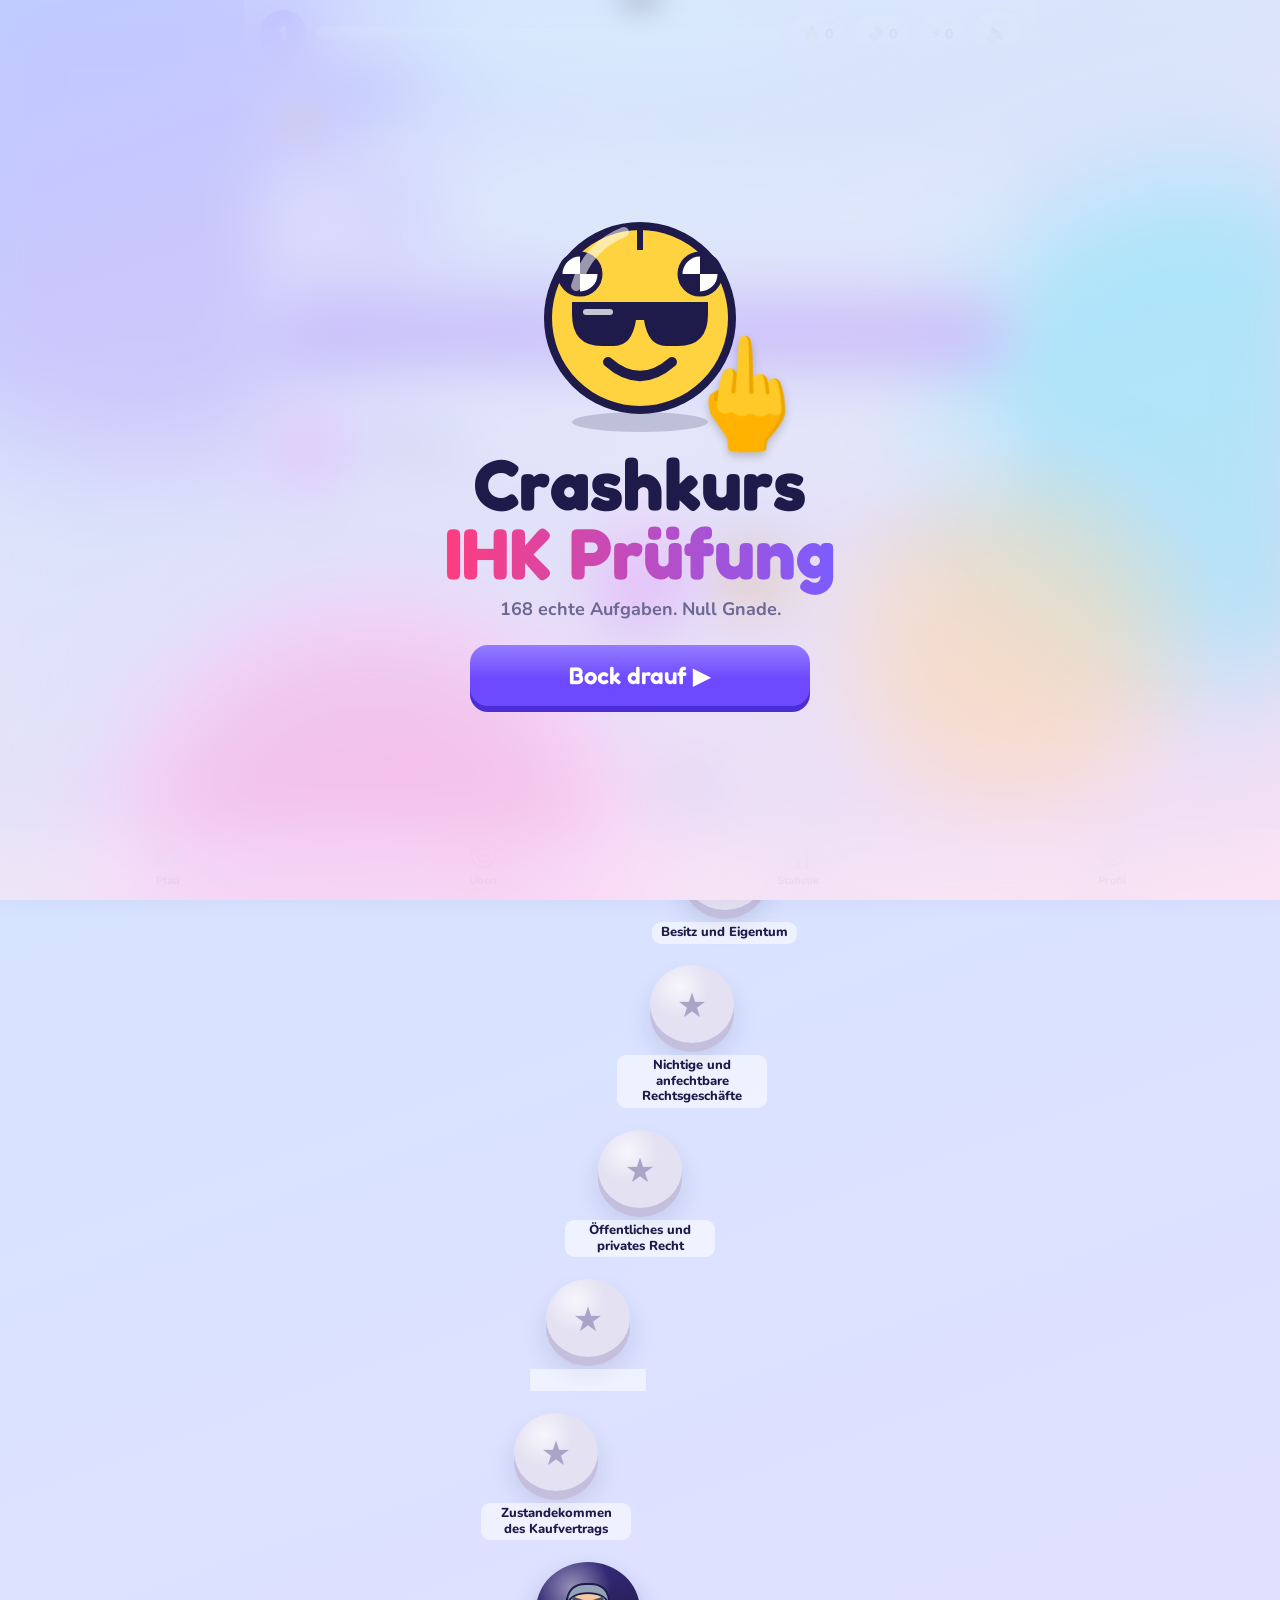
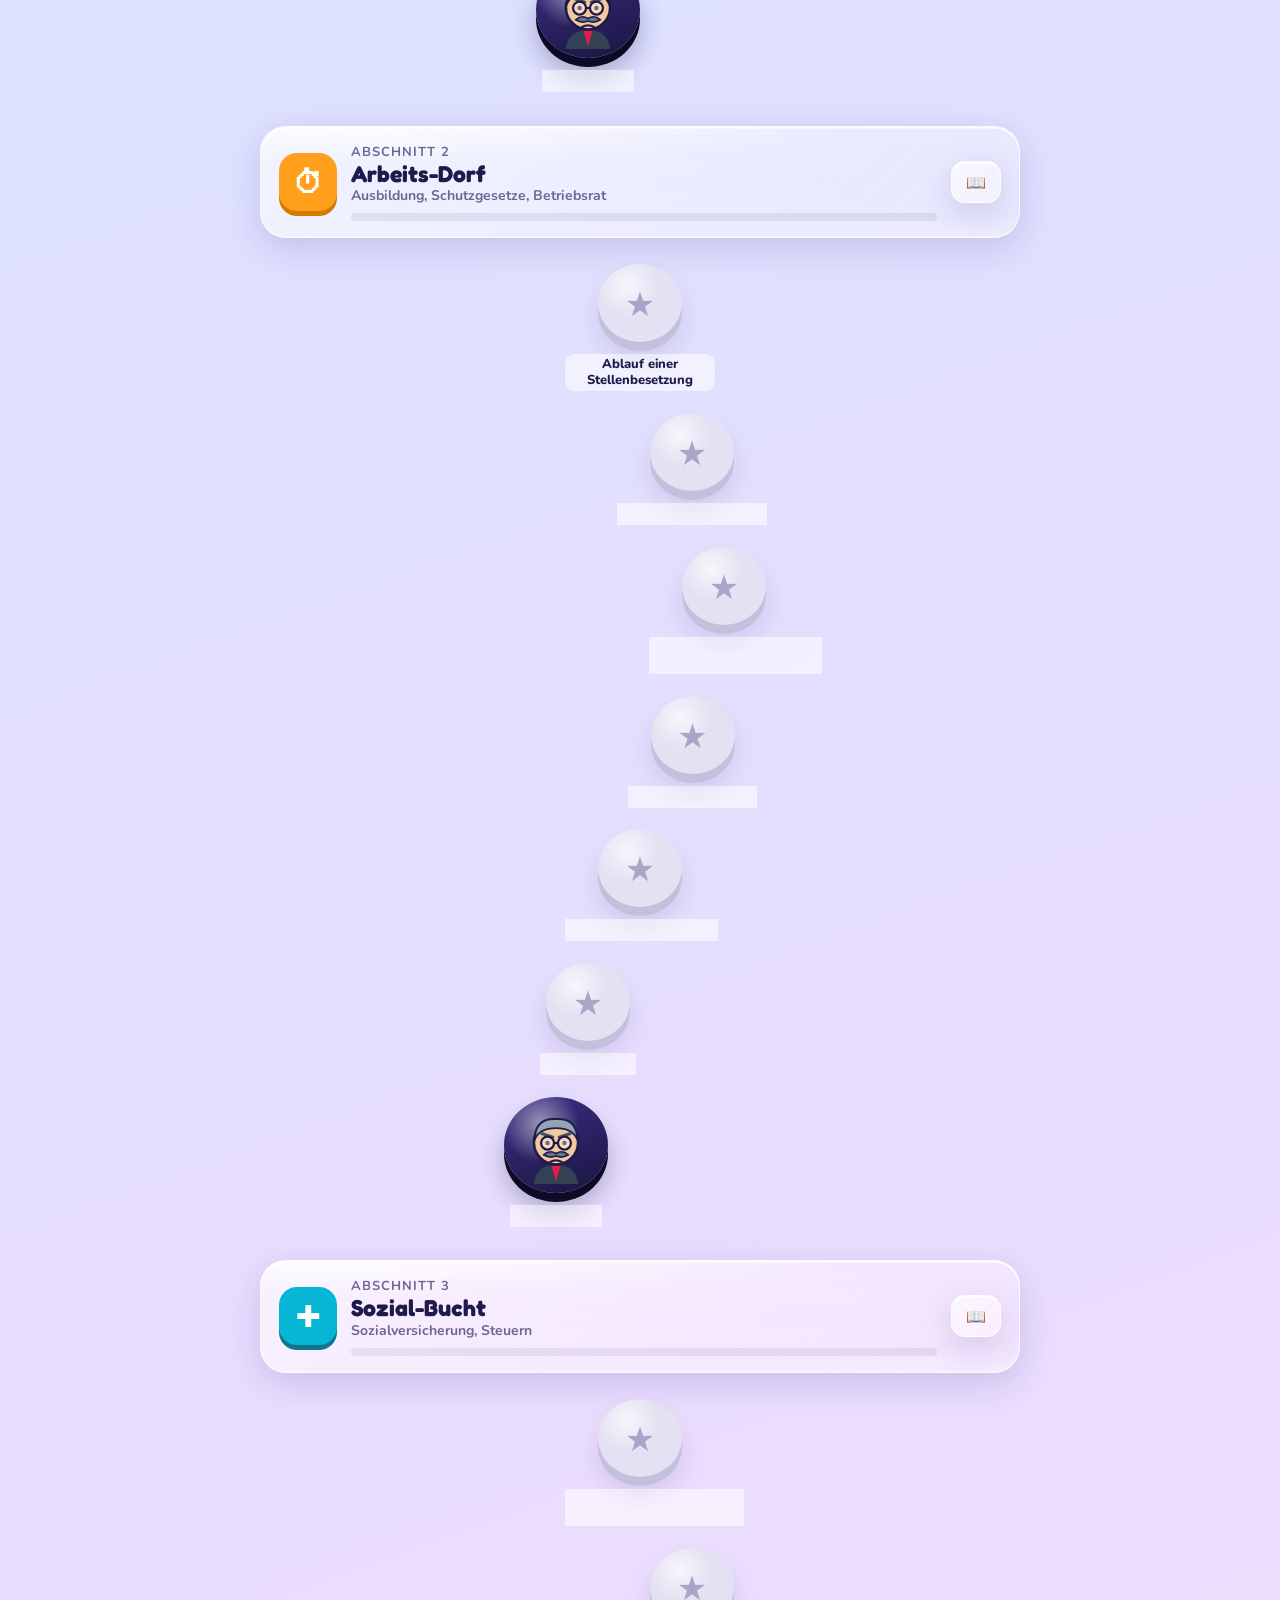
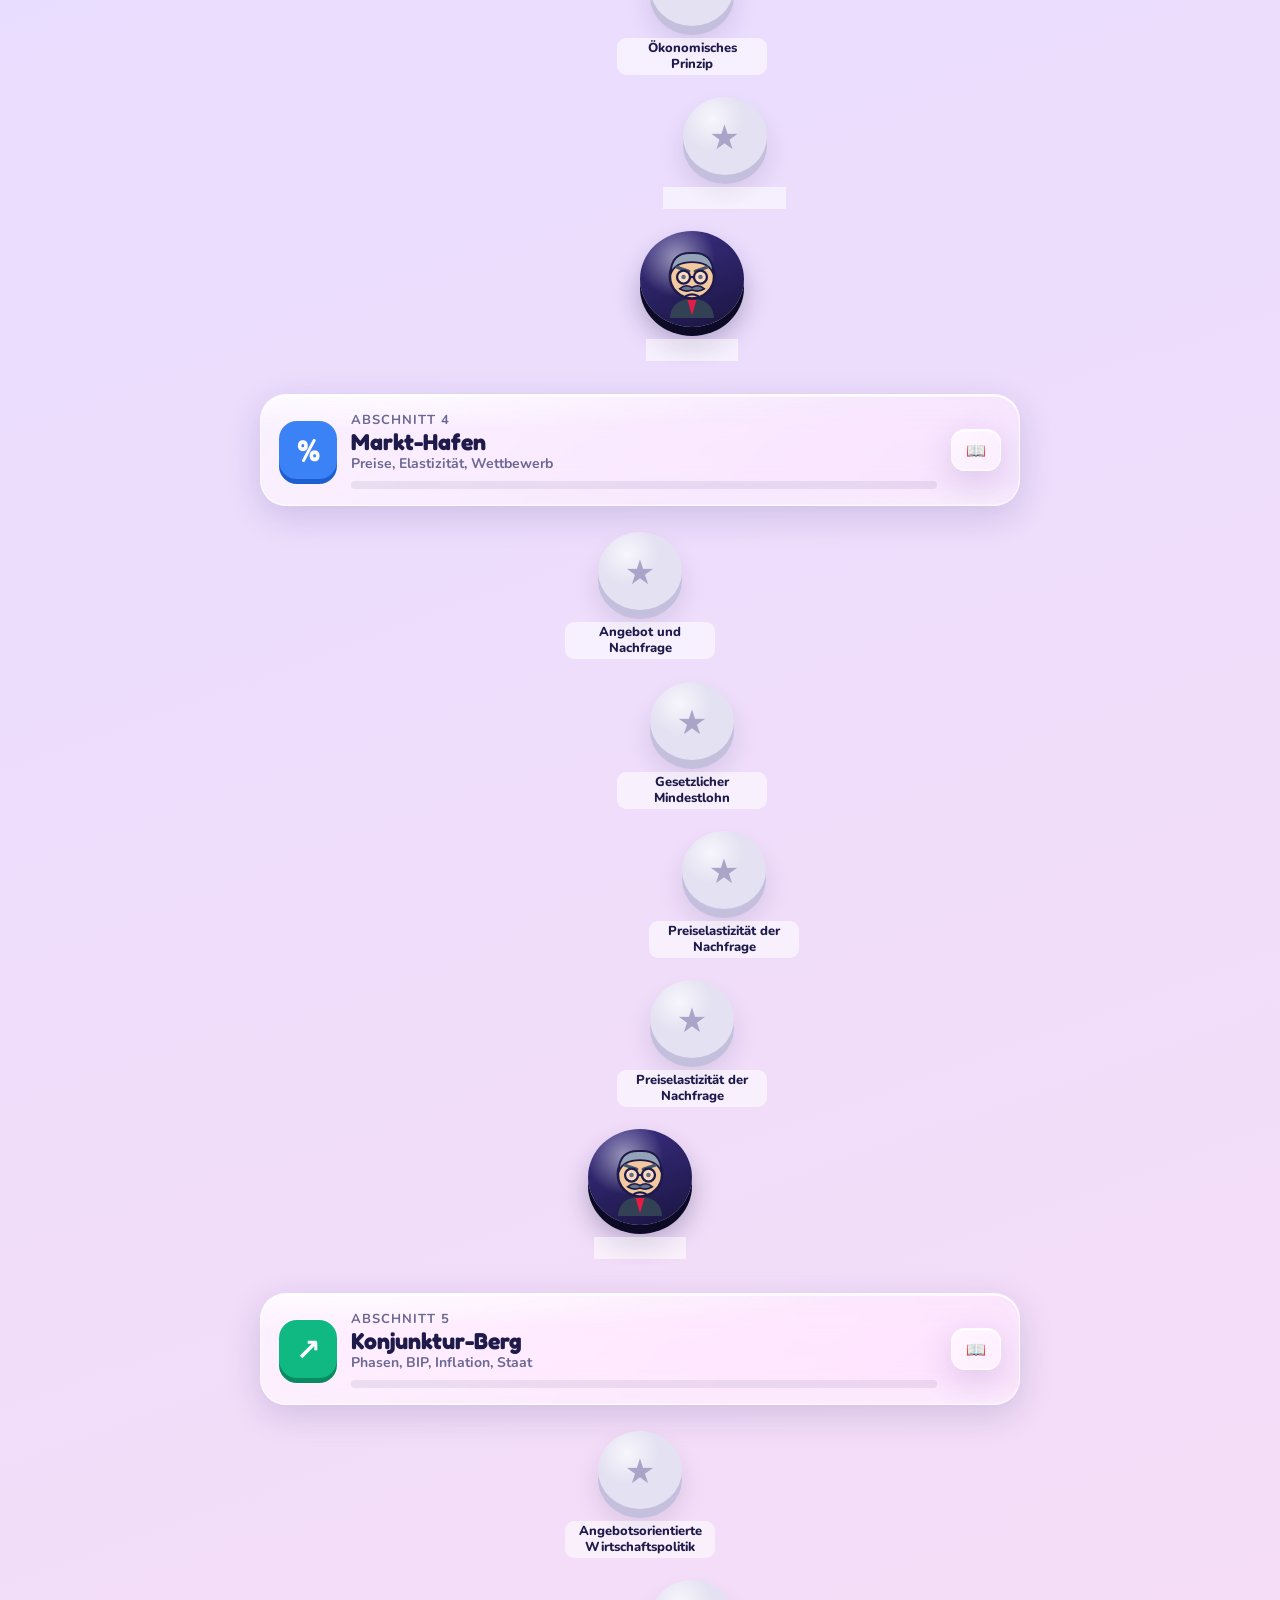
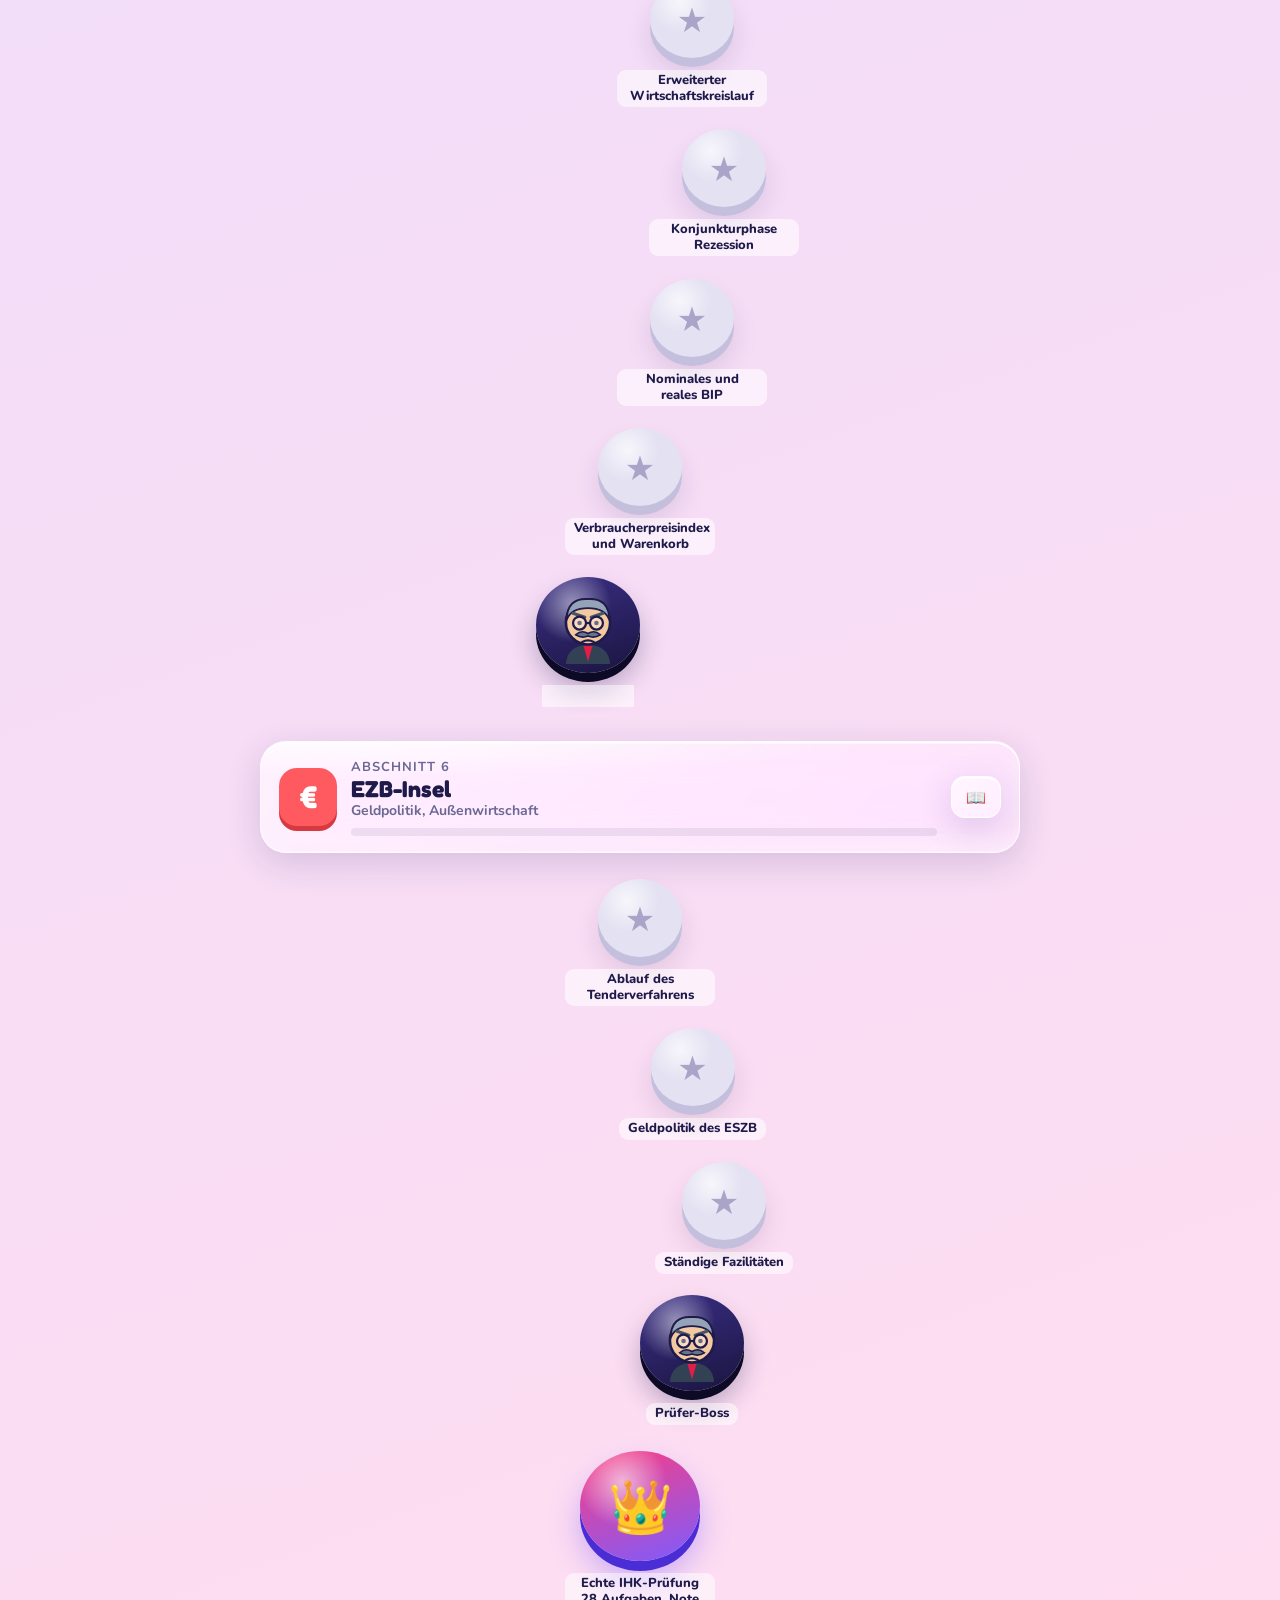
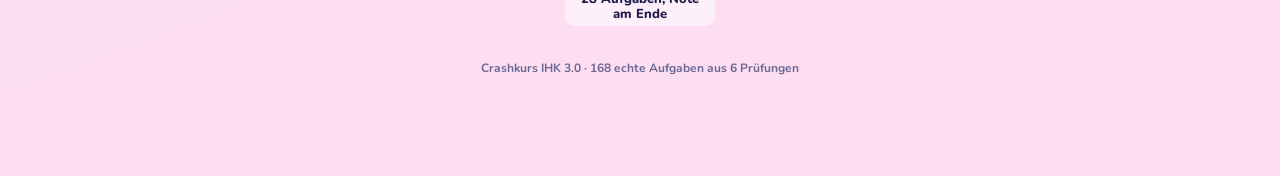
<file: beta/index.html>
<!doctype html>
<html lang="de">
<head>
<meta charset="utf-8">
<meta name="viewport" content="width=device-width, initial-scale=1, viewport-fit=cover">
<title>Crashkurs IHK</title>
<meta name="apple-mobile-web-app-capable" content="yes">
<meta name="mobile-web-app-capable" content="yes">
<meta name="apple-mobile-web-app-title" content="Crashkurs IHK">
<meta name="apple-mobile-web-app-status-bar-style" content="default">
<meta name="theme-color" content="#DDF0FF">
<meta name="format-detection" content="telephone=no">
<meta name="robots" content="noindex">
<link rel="manifest" href="../manifest.webmanifest">
<link rel="apple-touch-icon" href="../apple-touch-icon.png">
<link rel="icon" href="../icon-192.png">
<link rel="preconnect" href="https://fonts.googleapis.com">
<link rel="stylesheet" href="https://fonts.googleapis.com/css2?family=Fredoka:wght@500;600;700&family=Nunito:wght@600;700;800;900&display=swap">
<style>

/* Ein helles Spielbrett: Weltkarte mit fünf Inseln und Boss, darunter Spielrunden mit Herzen, Serie und XP */
:root{
  --bg1:#DDF0FF; --bg2:#FFE9F7; --ink:#1E1B4B; --muted:#6B6893; --card:#FFFFFF; --line:#E6E3F5;
  --ok:#22C55E; --ok-d:#15803D; --ok-bg:#E8FBEF; --bad:#F43F5E; --bad-d:#BE123C; --bad-bg:#FFE8EC;
  --gold:#FFC531; --gold-d:#D99A00; --pri:#6D4AFF; --pri-d:#4B2DD6;
  --w1:#FF5A5F; --w1d:#D63A40; --w2:#3B82F6; --w2d:#1D5FD0; --w3:#10B981; --w3d:#0A8A60; --w4:#A855F7; --w4d:#7E2FD0; --w5:#FF9F1C; --w5d:#D27A00; --w6:#06B6D4; --w6d:#0E7490;
  --f-d:"Fredoka","Nunito",system-ui,sans-serif; --f-b:"Nunito",system-ui,-apple-system,sans-serif;
  color-scheme:light;
}
*{box-sizing:border-box;-webkit-tap-highlight-color:transparent}
[hidden]{display:none!important}
html{min-height:100%;background:linear-gradient(160deg,var(--bg1),var(--bg2));background-color:var(--bg1)}
body{min-height:100vh;min-height:100dvh}
body{margin:0;font-family:var(--f-b);font-weight:700;color:var(--ink);background:transparent;font-size:18px;
  padding-left:max(16px,env(safe-area-inset-left,0px));padding-right:max(16px,env(safe-area-inset-right,0px));padding-top:max(14px,calc(env(safe-area-inset-top,0px) + 8px));padding-bottom:max(40px,env(safe-area-inset-bottom,0px))}
.wrap{max-width:760px;margin:0 auto}
button{font:inherit;color:inherit;border:0;cursor:pointer;touch-action:manipulation}
button:focus-visible{outline:4px solid var(--pri);outline-offset:3px}
/* Kopfleiste */
.top{display:flex;align-items:center;gap:10px;flex-wrap:wrap;margin-bottom:14px}
.badge{display:flex;align-items:center;gap:8px;background:var(--card);border-radius:999px;padding:8px 14px;box-shadow:0 4px 0 var(--line);font-family:var(--f-d);font-weight:600;font-size:17px;white-space:nowrap}
.lvl{display:flex;align-items:center;gap:10px;flex:1 1 220px;min-width:0}
.lvl .ring{width:46px;height:46px;border-radius:50%;background:var(--pri);color:#fff;display:flex;align-items:center;justify-content:center;font-family:var(--f-d);font-size:20px;box-shadow:0 4px 0 var(--pri-d);flex:none}
.xpbar{flex:1;height:14px;background:var(--card);border-radius:99px;overflow:hidden;box-shadow:inset 0 2px 0 var(--line)}
.xpbar i{display:block;height:100%;background:linear-gradient(90deg,var(--gold),#FF8A00);border-radius:99px;transition:width .5s}
.snd{width:46px;height:46px;border-radius:50%;background:var(--card);box-shadow:0 4px 0 var(--line);font-size:20px}
/* Karte */
.hero{text-align:center;margin:6px 0 4px}
.hero h1{font-family:var(--f-d);font-size:40px;margin:0;line-height:1;letter-spacing:.5px}
.hero p{margin:6px 0 0;color:var(--muted);font-size:16px}
.map{position:relative;display:flex;flex-direction:column;gap:26px;padding:24px 0 10px}
.node{display:flex;align-items:center;gap:16px;width:min(100%,520px)}
.node:nth-child(odd){align-self:flex-start;margin-left:6%} .node:nth-child(even){align-self:flex-end;margin-right:6%;flex-direction:row-reverse;text-align:right}
.orb{width:104px;height:104px;border-radius:50%;flex:none;background:var(--c);box-shadow:0 8px 0 var(--cd),0 14px 24px rgba(30,27,75,.18);color:#fff;font-family:var(--f-d);font-size:42px;display:flex;align-items:center;justify-content:center;position:relative;transition:transform .12s}
.orb:active{transform:translateY(6px);box-shadow:0 2px 0 var(--cd)}
.orb .ic{line-height:1}
.node .info{min-width:0}
.node .name{font-family:var(--f-d);font-size:22px;line-height:1.1}
.stars{font-size:22px;letter-spacing:2px;margin-top:4px;color:#D7D3EE}
.stars b{color:var(--gold);font-weight:inherit}
.node .sub{font-size:14px;color:var(--muted)}
.pulse::after{content:"";position:absolute;inset:-8px;border-radius:50%;border:4px solid var(--c);opacity:.5;animation:pulse 1.6s infinite}
@keyframes pulse{0%{transform:scale(.92);opacity:.6}100%{transform:scale(1.18);opacity:0}}
.boss .orb{width:124px;height:124px;background:linear-gradient(150deg,#2B2464,#5B3BD6);box-shadow:0 8px 0 #1A1540,0 14px 24px rgba(30,27,75,.25);font-size:50px}
.path{position:absolute;inset:0;pointer-events:none;z-index:-1}
/* Sheet */
.dim{position:fixed;inset:0;cursor:pointer;background:rgba(30,27,75,.45);display:flex;align-items:flex-end;justify-content:center;z-index:30;padding:0 max(12px,env(safe-area-inset-right,0px)) 0 max(12px,env(safe-area-inset-left,0px))}
.sheet{background:var(--card);width:min(100%,760px);border-radius:28px 28px 0 0;padding:22px 22px calc(22px + env(safe-area-inset-bottom,0px));max-height:88vh;overflow:auto;animation:up .22s ease-out}
@keyframes up{from{transform:translateY(40px);opacity:.5}to{transform:none;opacity:1}}
.sheet h2{font-family:var(--f-d);font-size:28px;margin:0 0 4px}
.btn{display:block;width:100%;border-radius:18px;padding:16px 18px;font-family:var(--f-d);font-size:21px;font-weight:600;background:var(--c,var(--pri));color:#fff;box-shadow:0 6px 0 var(--cd,var(--pri-d));transition:transform .08s}
.btn:active{transform:translateY(5px);box-shadow:0 1px 0 var(--cd,var(--pri-d))}
.btn.light{background:var(--card);color:var(--ink);box-shadow:0 6px 0 var(--line);border:2px solid var(--line)}
.btn[disabled]{background:#D9D6EA;box-shadow:0 6px 0 #C2BEDA;color:#fff}
.btns{display:flex;flex-direction:column;gap:14px;margin-top:16px}
/* Spiel */
.bar{display:flex;align-items:center;gap:12px;margin:calc(-1 * max(14px,calc(env(safe-area-inset-top,0px) + 8px))) -16px 14px;padding:10px 16px;position:sticky;top:0;z-index:15;background:rgba(238,240,255,.92);-webkit-backdrop-filter:blur(10px);backdrop-filter:blur(10px);padding-top:max(10px,calc(env(safe-area-inset-top,0px) + 6px))}
.x{width:44px;height:44px;border-radius:50%;background:var(--card);font-size:22px;box-shadow:0 4px 0 var(--line);flex:none}
.prog{flex:1;height:18px;background:var(--card);border-radius:99px;overflow:hidden;box-shadow:inset 0 2px 0 var(--line)}
.prog i{display:block;height:100%;background:var(--c);border-radius:99px;transition:width .4s}
.hearts{font-size:24px;letter-spacing:1px;white-space:nowrap;color:var(--bad)}
.hearts .off{color:#D7D3EE}
.combo{font-family:var(--f-d);background:var(--gold);color:var(--ink);border-radius:12px;padding:4px 10px;font-size:16px;box-shadow:0 3px 0 var(--gold-d)}
.qcard{background:var(--card);border-radius:26px;padding:22px;box-shadow:0 8px 0 var(--line)}
.tag{display:inline-block;background:var(--c);color:#fff;border-radius:10px;padding:4px 12px;font-size:14px;font-family:var(--f-d);font-weight:600;margin-bottom:10px}
.qtext{font-size:19px;line-height:1.5;font-weight:700}
.qtext b{font-weight:900}
.qtext ul{margin:8px 0;padding-left:22px}
.qtext table{border-collapse:separate;border-spacing:0;margin:10px 0;font-size:16px;border-radius:12px;overflow:hidden;border:2px solid var(--line)}
.qtext td,.qtext th{padding:7px 12px;text-align:right;border-bottom:2px solid var(--line)}
.qtext th{background:#F4F2FF}
.tbl{overflow-x:auto}
.ask{margin-top:12px;font-family:var(--f-d);font-size:21px;font-weight:600;color:var(--c)}
.answers{display:flex;flex-direction:column;gap:12px;margin-top:18px}
.ans{display:flex;align-items:center;gap:14px;text-align:left;background:var(--card);border:3px solid var(--line);border-radius:18px;padding:14px 16px;box-shadow:0 5px 0 var(--line);font-size:18px;font-weight:800;transition:transform .08s}
.ans:active{transform:translateY(4px);box-shadow:0 1px 0 var(--line)}
.ans .n{width:38px;height:38px;border-radius:12px;background:#F1EFFD;display:flex;align-items:center;justify-content:center;font-family:var(--f-d);flex:none;font-size:18px}
.ans.sel{border-color:var(--c);box-shadow:0 5px 0 var(--cd);background:#FAF9FF}
.ans.sel .n{background:var(--c);color:#fff}
.ans.right{border-color:var(--ok);box-shadow:0 5px 0 var(--ok-d);background:var(--ok-bg)} .ans.right .n{background:var(--ok);color:#fff}
.ans.wrong{border-color:var(--bad);box-shadow:0 5px 0 var(--bad-d);background:var(--bad-bg)} .ans.wrong .n{background:var(--bad);color:#fff}
.numrow{display:flex;gap:12px;align-items:center;margin-top:18px;flex-wrap:wrap}
.numrow input{font-family:var(--f-d);font-size:30px;width:240px;max-width:100%;padding:12px 16px;border-radius:18px;border:3px solid var(--c);color:var(--ink);background:#FAF9FF;font-weight:600}
.numrow .u{font-family:var(--f-d);font-size:24px}
.picked .ans{border-style:dashed}
.lbl{font-size:14px;color:var(--muted);margin-top:14px}
.check{margin-top:18px}
.shake{animation:shake .4s}
@keyframes shake{20%{transform:translateX(-10px)}40%{transform:translateX(10px)}60%{transform:translateX(-6px)}80%{transform:translateX(6px)}}
/* Rückmeldung */
.fb{position:fixed;left:0;right:0;bottom:0;z-index:20;display:flex;justify-content:center;padding:0 max(12px,env(safe-area-inset-right,0px)) 0 max(12px,env(safe-area-inset-left,0px))}
.fb .in{width:min(100%,760px);border-radius:28px 28px 0 0;padding:20px 22px calc(20px + env(safe-area-inset-bottom,0px));animation:up .22s ease-out;max-height:70vh;overflow:auto}
.fb.ok .in{background:var(--ok-bg);border-top:5px solid var(--ok)} .fb.bad .in{background:var(--bad-bg);border-top:5px solid var(--bad)}
.fb h3{font-family:var(--f-d);font-size:28px;margin:0;display:flex;align-items:center;gap:10px;flex-wrap:wrap}
.fb.ok h3{color:var(--ok-d)} .fb.bad h3{color:var(--bad-d)}
.xp{font-size:18px;background:var(--gold);color:var(--ink);border-radius:10px;padding:2px 10px;box-shadow:0 3px 0 var(--gold-d)}
.why{font-size:17px;line-height:1.5;margin-top:8px;font-weight:700}
.why b{font-weight:900}
.space{height:58vh}
/* Spickzettel */
.lern .card{border-radius:18px;padding:14px 16px;background:#F7F5FF;border-left:8px solid var(--c);margin-top:12px}
.lern .card h3{font-family:var(--f-d);margin:0 0 4px;font-size:20px}
.lern .card p{margin:4px 0;font-size:16px;line-height:1.5}
.lern .formel{margin-top:12px;background:var(--ink);color:#fff;border-radius:16px;padding:12px 14px;text-align:center;font-family:var(--f-d);font-size:17px}
/* Ende */
.end{text-align:center;padding-top:10px}
.big3{font-size:76px;letter-spacing:6px;color:#D7D3EE;line-height:1.1}
.big3 b{color:var(--gold);font-weight:inherit;display:inline-block;animation:pop .5s backwards}
.big3 b:nth-child(2){animation-delay:.25s} .big3 b:nth-child(3){animation-delay:.5s}
@keyframes pop{0%{transform:scale(0) rotate(-40deg)}70%{transform:scale(1.3)}100%{transform:none}}
.end h1{font-family:var(--f-d);font-size:40px;margin:6px 0}
.statrow{display:flex;gap:12px;justify-content:center;flex-wrap:wrap;margin:16px 0}
.stat{background:var(--card);border-radius:18px;padding:12px 18px;box-shadow:0 5px 0 var(--line);min-width:110px}
.stat b{display:block;font-family:var(--f-d);font-size:30px}
.stat span{font-size:14px;color:var(--muted)}
.note{font-family:var(--f-d);font-size:110px;line-height:1;color:var(--pri)}
canvas#fx{position:fixed;inset:0;pointer-events:none;z-index:50;width:100%;height:100%}
@media (max-width:520px){.orb{width:84px;height:84px;font-size:34px}.boss .orb{width:100px;height:100px}.hero h1{font-size:32px}.node .name{font-size:19px}}
@media (prefers-reduced-motion:reduce){*{animation:none!important;transition:none!important}}
.sheet{cursor:default}
*{-webkit-tap-highlight-color:transparent}

/* Echte Aufgaben */
.tags{display:flex;flex-wrap:wrap;gap:6px;margin-bottom:6px}.tags .tag{margin:0}
.tag.src{background:#EEF0FF;color:var(--ink)} .tag.typ{background:var(--ink)}
.sit{background:#F6F5FF;border-radius:16px;padding:12px 14px;margin:8px 0 10px;font-size:17px;line-height:1.5;color:#3A376B;border-left:6px solid var(--c)}
.chips{display:flex;flex-wrap:wrap;gap:10px;margin-top:14px}
.chip{display:flex;align-items:center;gap:10px;background:var(--card);border:3px solid var(--line);border-radius:16px;padding:8px 12px 8px 8px;box-shadow:0 4px 0 var(--line);font-size:16px;font-weight:800;text-align:left;touch-action:none;user-select:none;-webkit-user-select:none;max-width:100%}
.chip .n,.row .slot,.sitem .n{width:36px;height:36px;border-radius:11px;background:var(--c);color:#fff;display:flex;align-items:center;justify-content:center;font-family:var(--f-d);flex:none;font-size:18px}
.chip.sel{border-color:var(--c);box-shadow:0 4px 0 var(--cd);transform:translateY(-3px)}
.ghost{position:fixed;z-index:60;pointer-events:none;transform:rotate(-3deg) scale(1.06);box-shadow:0 14px 30px rgba(30,27,75,.3)!important;border-color:var(--c)!important;margin:0}
.rows{display:flex;flex-direction:column;gap:12px;margin-top:18px}
.row{display:flex;align-items:center;gap:14px;text-align:left;background:var(--card);border:3px dashed #CFCBEA;border-radius:18px;padding:12px 14px;font-size:17px;font-weight:800}
.row .slot{background:#F1EFFD;color:var(--muted);width:auto;min-width:44px;padding:0 8px;height:44px;font-size:20px;gap:6px}
.row.filled{border-style:solid;border-color:var(--c)} .row.filled .slot{background:var(--c);color:#fff}
.row.hover{background:#F4F2FF;border-color:var(--c);transform:scale(1.02)}
.row.right{border:3px solid var(--ok);background:var(--ok-bg)} .row.right .slot{background:var(--ok);color:#fff}
.row.wrong{border:3px solid var(--bad);background:var(--bad-bg)} .row.wrong .slot{background:var(--bad);color:#fff}
.row .slot s{opacity:.7;font-size:15px}
.pop{animation:pop2 .3s}@keyframes pop2{50%{transform:scale(1.04)}}
.sortlist{display:flex;flex-direction:column;gap:12px;margin-top:16px}
.sitem{display:flex;align-items:center;gap:12px;background:var(--card);border:3px solid var(--line);border-radius:18px;padding:12px;box-shadow:0 5px 0 var(--line);font-size:17px;font-weight:800;touch-action:none;user-select:none;-webkit-user-select:none;cursor:grab;position:relative}
.sitem .t{flex:1;min-width:0}
.sitem .grip{font-size:22px;color:var(--muted);flex:none}
.sitem .mv{display:flex;flex-direction:column;gap:4px;flex:none}
.sitem .mv button{width:40px;height:30px;border-radius:9px;background:#F1EFFD;font-size:14px;color:var(--ink)}
.sitem.drag{z-index:5;border-color:var(--c);box-shadow:0 14px 28px rgba(30,27,75,.25);cursor:grabbing;transition:none}
.sitem.right{border-color:var(--ok);background:var(--ok-bg)} .sitem.right .n{background:var(--ok)}
.sitem.wrong{border-color:var(--bad);background:var(--bad-bg)} .sitem.wrong .n{background:var(--bad)}
.btn.exam{display:flex;justify-content:space-between;align-items:center;gap:10px;text-align:left}
.btn.exam small{font-family:var(--f-b);font-size:14px;color:var(--muted);font-weight:700}
.fehler{text-align:left;max-width:620px;margin:10px auto 0}
.fehler h3{font-family:var(--f-d);font-size:22px;margin:0 0 8px}
.fz{background:var(--card);border-radius:16px;padding:12px 14px;margin-bottom:10px;border-left:7px solid var(--c);box-shadow:0 4px 0 var(--line);font-size:15px;line-height:1.45}
.fz b{display:block;font-size:16px;margin-bottom:2px}
/* ===== Crashkurs IHK: Liquid Glass, Pfad, Figuren, Effekte ===== */
html{background:linear-gradient(160deg,#CFE6FF 0%,#E9DDFF 45%,#FFDDF0 100%);background-color:#DDE6FF}
.blobs{position:fixed;inset:0;z-index:-1;overflow:hidden;pointer-events:none}
.blobs i{position:absolute;border-radius:50%;filter:blur(50px);opacity:.75;animation:blob 18s ease-in-out infinite alternate}
.blobs i:nth-child(1){width:46vmax;height:46vmax;background:#7C5CFF;left:-12vmax;top:-10vmax}
.blobs i:nth-child(2){width:40vmax;height:40vmax;background:#22D3EE;right:-14vmax;top:20vh;animation-duration:22s}
.blobs i:nth-child(3){width:38vmax;height:38vmax;background:#FF5FA2;left:10vw;bottom:-16vmax;animation-duration:26s}
.blobs i:nth-child(4){width:26vmax;height:26vmax;background:#FFC531;right:8vw;bottom:10vh;animation-duration:20s;opacity:.55}
@keyframes blob{0%{transform:translate(0,0) scale(1)}50%{transform:translate(6vw,-4vh) scale(1.12)}100%{transform:translate(-5vw,5vh) scale(.92)}}
.glass,.qcard,.sheet,.fb .in,.badge,.snd,.x,.unit,.stat,.fz,.btn.light{
  background:linear-gradient(135deg,rgba(255,255,255,.62),rgba(255,255,255,.28));
  -webkit-backdrop-filter:blur(22px) saturate(190%);backdrop-filter:blur(22px) saturate(190%);
  border:1px solid rgba(255,255,255,.7);
  box-shadow:inset 0 1.5px 0 rgba(255,255,255,.95),inset 0 -1px 0 rgba(255,255,255,.25),0 10px 34px rgba(40,30,110,.16);position:relative}
.qcard::before,.sheet::before,.unit::before,.fb .in::before{content:"";position:absolute;inset:0;border-radius:inherit;pointer-events:none;
  background:radial-gradient(120% 60% at 10% 0%,rgba(255,255,255,.75),transparent 55%),radial-gradient(80% 40% at 100% 100%,rgba(255,255,255,.25),transparent 60%)}
.qcard>*,.sheet>*,.unit>*,.fb .in>*{position:relative}
.qcard{border-radius:30px}
.sheet{border-radius:32px 32px 0 0}
.bar{background:rgba(255,255,255,.35);-webkit-backdrop-filter:blur(20px) saturate(180%);backdrop-filter:blur(20px) saturate(180%);border-bottom:1px solid rgba(255,255,255,.6)}
.top{position:sticky;top:0;z-index:15;margin:-14px -16px 14px;padding:10px 16px;background:rgba(255,255,255,.3);-webkit-backdrop-filter:blur(20px) saturate(180%);backdrop-filter:blur(20px) saturate(180%);border-bottom:1px solid rgba(255,255,255,.6)}
.ans,.chip,.row,.sitem{background:linear-gradient(135deg,rgba(255,255,255,.85),rgba(255,255,255,.55));-webkit-backdrop-filter:blur(10px);backdrop-filter:blur(10px)}
.btn{background:linear-gradient(180deg,rgba(255,255,255,.28),rgba(255,255,255,0) 55%),var(--c,var(--pri));position:relative;overflow:hidden}
.btn::after{content:"";position:absolute;top:0;left:-60%;width:40%;height:100%;background:linear-gradient(100deg,transparent,rgba(255,255,255,.55),transparent);transform:skewX(-20deg);animation:sheen 3.2s ease-in-out infinite}
.btn.light::after{display:none}
@keyframes sheen{0%,60%{left:-60%}100%{left:130%}}
/* Titel */
.hero h1{font-size:44px;background:linear-gradient(90deg,#4B2DD6,#FF3D7F,#FF9F1C);-webkit-background-clip:text;background-clip:text;color:transparent;filter:drop-shadow(0 3px 0 rgba(255,255,255,.8))}
.hero .claim{display:inline-block;margin-top:6px;font-family:var(--f-d);font-size:15px;background:#1E1B4B;color:#FFD23F;padding:4px 12px;border-radius:99px;transform:rotate(-2deg)}
/* Pfad */
.unit{border-radius:26px;padding:16px 18px;margin:26px 0 8px;display:flex;align-items:center;gap:14px;overflow:hidden}
.unit .uic{width:58px;height:58px;border-radius:18px;background:var(--c);color:#fff;font-family:var(--f-d);font-size:30px;display:flex;align-items:center;justify-content:center;box-shadow:0 5px 0 var(--cd);flex:none}
.unit .ut{flex:1;min-width:0}.unit .uk{font-size:13px;color:var(--muted);text-transform:uppercase;letter-spacing:1px}
.unit .un{font-family:var(--f-d);font-size:23px;line-height:1.1}.unit .us{font-size:14px;color:var(--muted)}
.unit .ub{width:auto;padding:10px 14px;font-size:16px;flex:none;border-radius:14px}
.unit .ubar{height:8px;border-radius:9px;background:rgba(30,27,75,.08);margin-top:8px;overflow:hidden}.unit .ubar i{display:block;height:100%;background:var(--c);border-radius:9px}
.path{position:relative;display:flex;flex-direction:column;align-items:center;gap:22px;padding:18px 0 8px;inset:auto;z-index:auto;pointer-events:auto}
.pnode{position:relative;transform:translateX(var(--x));display:flex;flex-direction:column;align-items:center;animation:nodein .55s cubic-bezier(.3,1.6,.5,1) both;animation-delay:var(--d)}
@keyframes nodein{from{opacity:0;transform:translateX(var(--x)) scale(.3) translateY(30px)}}
.pbtn{width:84px;height:78px;border-radius:50%;background:radial-gradient(circle at 35% 28%,rgba(255,255,255,.55),transparent 40%),var(--c);box-shadow:0 9px 0 var(--cd),0 16px 26px rgba(30,27,75,.22);color:#fff;font-size:34px;font-family:var(--f-d);display:flex;align-items:center;justify-content:center;transition:transform .1s}
.pbtn:active{transform:translateY(7px);box-shadow:0 2px 0 var(--cd)}
.pbtn.open{background:radial-gradient(circle at 35% 28%,rgba(255,255,255,.7),transparent 40%),#E4E1F2;box-shadow:0 9px 0 #C4BFDD,0 16px 26px rgba(30,27,75,.12);color:#A9A4C8}
.pbtn.done{background:radial-gradient(circle at 35% 28%,rgba(255,255,255,.7),transparent 40%),linear-gradient(160deg,#FFD84D,#FFAE00);box-shadow:0 9px 0 #C98500,0 16px 26px rgba(255,170,0,.35)}
.pbtn.cur{animation:hop 1.6s ease-in-out infinite}
@keyframes hop{0%,100%{transform:none}50%{transform:translateY(-6px)}}
.pnode .ring2{position:absolute;top:-9px;width:102px;height:96px;border-radius:50%;border:6px solid var(--c);opacity:.35;animation:ring 1.6s infinite;pointer-events:none}
@keyframes ring{0%{transform:scale(.9);opacity:.5}100%{transform:scale(1.25);opacity:0}}
.pnode .plbl{font-size:13px;font-weight:800;color:var(--ink);margin-top:12px;max-width:150px;text-align:center;line-height:1.2;background:rgba(255,255,255,.55);padding:3px 9px;border-radius:9px;-webkit-backdrop-filter:blur(8px);backdrop-filter:blur(8px)}
.pnode .pst{font-size:15px;letter-spacing:1px;color:#D7D3EE;margin-top:2px}.pnode .pst b{color:var(--gold);font-weight:inherit}
.startb{position:absolute;top:-46px;background:#fff;color:var(--c);font-family:var(--f-d);font-size:17px;padding:6px 14px;border-radius:12px;box-shadow:0 4px 0 var(--line);white-space:nowrap;animation:hop 1.6s ease-in-out infinite;z-index:3}
.startb::after{content:"";position:absolute;left:50%;bottom:-8px;margin-left:-8px;border:8px solid transparent;border-top-color:#fff;border-bottom:0}
.buddy{position:absolute;top:-6px;width:96px;z-index:2;pointer-events:none}
.buddy.r{left:calc(50% + 62px)}.buddy.l{right:calc(50% + 62px)}
.pnode.boss .pbtn{width:104px;height:96px;background:radial-gradient(circle at 35% 28%,rgba(255,255,255,.5),transparent 40%),linear-gradient(160deg,#3B2F86,#1A1540);box-shadow:0 9px 0 #0C0A24,0 16px 26px rgba(30,27,75,.3);padding:6px}
.pnode.boss .pbtn svg{width:78px;height:78px}
.pnode.final .pbtn{width:120px;height:110px;font-size:52px;background:radial-gradient(circle at 35% 28%,rgba(255,255,255,.6),transparent 40%),linear-gradient(160deg,#FF3D7F,#7C5CFF);box-shadow:0 10px 0 #4B2DD6,0 18px 30px rgba(124,92,255,.4)}
/* Figuren */
.mask svg{width:100%;height:auto;display:block;overflow:visible}
.mask{position:relative;animation:bob 2.6s ease-in-out infinite}
@keyframes bob{50%{transform:translateY(-5px) rotate(-3deg)}}
.mask .pup{animation:blink 4.2s infinite;transform-box:fill-box;transform-origin:center}
@keyframes blink{0%,94%,100%{transform:scaleY(1)}96%{transform:scaleY(.1)}}
.mask .hand{position:absolute;right:-18%;bottom:-6%;font-size:46px;line-height:1;animation:finger .9s cubic-bezier(.3,1.9,.5,1) both;transform-origin:50% 90%;filter:drop-shadow(0 4px 4px rgba(0,0,0,.2))}
@keyframes finger{0%{transform:scale(0) rotate(-60deg)}55%{transform:scale(1.35) rotate(12deg)}75%{transform:scale(.95) rotate(-8deg)}100%{transform:scale(1) rotate(0)}}
.mask .hand.wig{animation:finger .9s cubic-bezier(.3,1.9,.5,1) both,wig .25s .9s 4 ease-in-out}
@keyframes wig{50%{transform:rotate(14deg)}}
.bubble{position:relative;background:#fff;border-radius:18px;padding:10px 14px;font-family:var(--f-d);font-size:17px;line-height:1.25;box-shadow:0 5px 0 var(--line);animation:bub .45s cubic-bezier(.3,1.7,.5,1) both}
@keyframes bub{from{transform:scale(.4);opacity:0}}
.say{display:flex;align-items:center;gap:12px;margin:8px 0}
.say .mask{width:92px;flex:none}
.say .bubble::before{content:"";position:absolute;left:-9px;top:50%;margin-top:-9px;border:9px solid transparent;border-right-color:#fff;border-left:0}
/* Rückmeldung */
.fb .in{border-radius:30px 30px 0 0}
.fb.ok .in{background:linear-gradient(135deg,rgba(220,252,231,.92),rgba(187,247,208,.7));border-top:4px solid var(--ok)}
.fb.bad .in{background:linear-gradient(135deg,rgba(255,228,230,.94),rgba(254,205,211,.72));border-top:4px solid var(--bad)}
.fbhead{display:flex;align-items:center;gap:12px}.fbhead .mask{width:86px;flex:none}
.fbhead h3{flex:1}
/* Effekte */
#flash{position:fixed;inset:0;z-index:55;pointer-events:none;opacity:0}
#flash.ok{background:radial-gradient(circle,transparent 40%,rgba(34,197,94,.45));animation:flash .6s ease-out}
#flash.bad{background:radial-gradient(circle,transparent 35%,rgba(244,63,94,.6));animation:flash .7s ease-out}
#flash.white{background:#fff;animation:flash .5s ease-out}
@keyframes flash{0%{opacity:1}100%{opacity:0}}
.quake{animation:quake .5s cubic-bezier(.36,.07,.19,.97)}
@keyframes quake{10%,90%{transform:translate(-2px,1px)}20%,80%{transform:translate(5px,-3px) rotate(.4deg)}30%,50%,70%{transform:translate(-9px,4px) rotate(-.6deg)}40%,60%{transform:translate(9px,-4px) rotate(.6deg)}}
.emo{position:fixed;z-index:58;pointer-events:none;font-size:var(--s,34px);left:var(--x0);top:var(--y0);animation:emo var(--t,1.3s) cubic-bezier(.2,.7,.4,1) forwards}
@keyframes emo{0%{transform:translate(-50%,-50%) scale(.2) rotate(0)}15%{transform:translate(-50%,-50%) scale(1.2)}100%{transform:translate(calc(-50% + var(--dx)),calc(-50% + var(--dy))) scale(.9) rotate(var(--r));opacity:0}}
#slam{position:fixed;inset:0;z-index:57;display:flex;align-items:center;justify-content:center;pointer-events:none}
#slam b{font-family:var(--f-d);font-size:min(17vw,110px);color:#fff;-webkit-text-stroke:5px #1E1B4B;paint-order:stroke;text-shadow:0 8px 0 #1E1B4B;animation:slam 1.1s cubic-bezier(.2,1.6,.4,1) forwards;white-space:nowrap}
@keyframes slam{0%{transform:scale(3) rotate(-12deg);opacity:0}25%{transform:scale(1) rotate(-6deg);opacity:1}75%{transform:scale(1.05) rotate(-6deg);opacity:1}100%{transform:scale(.6) rotate(-6deg) translateY(-40px);opacity:0}}
.xpfly{position:fixed;z-index:58;font-family:var(--f-d);font-size:30px;color:#FFB800;-webkit-text-stroke:2px #1E1B4B;paint-order:stroke;pointer-events:none;animation:xpfly 1.1s ease-in forwards}
@keyframes xpfly{0%{transform:scale(.4)}20%{transform:scale(1.4)}100%{transform:translate(var(--dx),var(--dy)) scale(.5);opacity:.2}}
.qcard{animation:cardin .45s cubic-bezier(.3,1.5,.5,1)}
@keyframes cardin{from{transform:translateX(60px) rotate(2deg);opacity:0}}
.ans{animation:ansin .4s cubic-bezier(.3,1.5,.5,1) both}
.answers .ans:nth-child(1){animation-delay:.05s}.answers .ans:nth-child(2){animation-delay:.1s}.answers .ans:nth-child(3){animation-delay:.15s}.answers .ans:nth-child(4){animation-delay:.2s}.answers .ans:nth-child(5){animation-delay:.25s}.answers .ans:nth-child(6){animation-delay:.3s}
@keyframes ansin{from{transform:translateY(16px) scale(.96);opacity:0}}
.ans.right{animation:okpop .5s cubic-bezier(.3,1.8,.5,1)}@keyframes okpop{40%{transform:scale(1.06)}}
.hearts.lost{animation:hlost .6s}@keyframes hlost{30%{transform:scale(1.6) rotate(-15deg)}}
/* Startbildschirm */
#splash{position:fixed;inset:0;z-index:70;display:flex;flex-direction:column;align-items:center;justify-content:center;gap:10px;padding:24px;text-align:center;
  background:linear-gradient(160deg,rgba(207,230,255,.75),rgba(255,221,240,.75));-webkit-backdrop-filter:blur(30px) saturate(180%);backdrop-filter:blur(30px) saturate(180%)}
#splash .mask{width:min(52vw,240px);animation:crashdrop 1s cubic-bezier(.5,0,.6,1.4) both,bob 2.6s 1.1s ease-in-out infinite}
@keyframes crashdrop{0%{transform:translateY(-110vh) rotate(-30deg)}70%{transform:translateY(0) scaleY(.75) scaleX(1.2)}85%{transform:translateY(-14px) scaleY(1.05)}100%{transform:none}}
#splash h1{font-family:var(--f-d);font-size:min(13vw,72px);line-height:.95;margin:6px 0 0;color:#1E1B4B}
#splash h1 span{display:inline-block;animation:lslam .5s cubic-bezier(.3,1.8,.5,1) both}
@keyframes lslam{from{transform:translateY(-60px) scale(2);opacity:0}}
#splash h1 em{font-style:normal;background:linear-gradient(90deg,#FF3D7F,#7C5CFF);-webkit-background-clip:text;background-clip:text;color:transparent}
#splash p{margin:0;color:var(--muted);font-size:18px}
#splash .btn{max-width:340px;margin-top:14px;font-size:24px}
.crack{position:fixed;inset:0;z-index:71;pointer-events:none}
.end .mask{width:150px;margin:0 auto}
.end .bubble{display:inline-block;margin:8px auto 4px;max-width:440px}
.pfr svg{width:100%;height:auto;display:block}
.duo{display:flex;align-items:flex-end;justify-content:center;gap:10px}.duo>div{width:120px}
.mask{container-type:inline-size}.mask .hand{font-size:46px;font-size:44cqw;right:-22%}

/* ===== Version 3: App-Hülle fürs iPhone ===== */
#app{zoom:var(--zoom,1)}
body{padding-bottom:calc(96px + env(safe-area-inset-bottom,0px));-webkit-user-select:none;user-select:none;-webkit-touch-callout:none;overscroll-behavior-y:none}
body.notab{padding-bottom:max(40px,env(safe-area-inset-bottom,0px))}
input,textarea{-webkit-user-select:text;user-select:text;font-size:16px}
.seitein{animation:seitein .32s cubic-bezier(.2,.9,.3,1)}
@keyframes seitein{from{opacity:0;transform:translateY(14px)}}
.muted{color:var(--muted)} .center{text-align:center} .klein{font-size:13px}
#tabbar{position:fixed;left:0;right:0;bottom:0;z-index:25;display:flex;justify-content:space-around;padding:8px max(10px,env(safe-area-inset-left,0px)) calc(8px + env(safe-area-inset-bottom,0px));
  background:rgba(255,255,255,.55);-webkit-backdrop-filter:blur(26px) saturate(200%);backdrop-filter:blur(26px) saturate(200%);border-top:1px solid rgba(255,255,255,.7);box-shadow:0 -8px 30px rgba(40,30,110,.1);transition:transform .3s cubic-bezier(.3,1.2,.5,1)}
#tabbar.weg{transform:translateY(130%)}
.tb{flex:1;max-width:110px;background:none;display:flex;flex-direction:column;align-items:center;gap:2px;font-size:11px;font-weight:800;color:var(--muted);padding:4px 0;border-radius:16px;transition:transform .15s}
.tb .ti{font-size:26px;line-height:1.1;position:relative;filter:grayscale(.7);opacity:.75;transition:all .2s}
.tb.an{color:var(--pri)} .tb.an .ti{filter:none;opacity:1;transform:translateY(-2px) scale(1.12)}
.tb:active{transform:scale(.9)}
.pill{position:absolute;top:-4px;right:-14px;background:var(--bad);color:#fff;font-style:normal;font-size:11px;font-family:var(--f-d);min-width:20px;height:20px;border-radius:10px;padding:0 5px;display:flex;align-items:center;justify-content:center;box-shadow:0 2px 0 var(--bad-d)}
#toast{position:fixed;left:50%;top:calc(env(safe-area-inset-top,0px) + 12px);z-index:80;transform:translate(-50%,-160%);background:rgba(30,27,75,.92);color:#fff;font-weight:800;font-size:15px;padding:12px 18px;border-radius:18px;display:flex;align-items:center;gap:10px;max-width:calc(100vw - 32px);box-shadow:0 10px 30px rgba(0,0,0,.25);transition:transform .35s cubic-bezier(.3,1.5,.5,1);-webkit-backdrop-filter:blur(12px);backdrop-filter:blur(12px)}
#toast span{font-size:24px} #toast.show{transform:translate(-50%,0)}
.top .lvl{background:none;padding:0;text-align:left}
.top{gap:8px}.top .badge{padding:7px 11px;font-size:15px}
/* Begrüßung und Heute */
.hello{display:flex;align-items:center;gap:12px;margin:4px 0 12px}.hello .hm{width:74px;flex:none}.hname{font-family:var(--f-d);font-size:26px;line-height:1}
.bubble.klein{font-size:15px;padding:8px 12px;margin-top:6px}
.glass2{background:linear-gradient(135deg,rgba(255,255,255,.66),rgba(255,255,255,.32));-webkit-backdrop-filter:blur(22px) saturate(190%);backdrop-filter:blur(22px) saturate(190%);border:1px solid rgba(255,255,255,.7);box-shadow:inset 0 1.5px 0 rgba(255,255,255,.95),0 10px 30px rgba(40,30,110,.13);border-radius:24px}
.heute{padding:14px;display:flex;flex-direction:column;gap:10px}
.hz{display:flex;align-items:center;gap:14px}.hz b{display:block;font-family:var(--f-d);font-size:20px}.hz span{color:var(--muted);font-size:15px}
.hc{font-size:15px;font-weight:800;background:rgba(109,74,255,.1);border-radius:12px;padding:8px 12px}
.btn.weiter{font-size:20px;padding:14px}
.ringw{position:relative;flex:none}.ringw svg{width:100%;height:100%}.ringi{position:absolute;inset:0;display:flex;align-items:center;justify-content:center;font-family:var(--f-d);font-size:15px}
.ringw circle{transition:stroke-dashoffset 1s cubic-bezier(.3,1,.3,1)}
.chipzeile{display:flex;justify-content:center;margin-top:10px}.chipi{background:var(--gold);color:#1E1B4B;font-weight:900;border-radius:99px;padding:6px 14px;font-size:14px;box-shadow:0 3px 0 var(--gold-d)}
.fuss{text-align:center;color:var(--muted);font-size:12px;margin:26px 0 4px}
/* Seiten */
.seitenkopf h1,.subkopf h1{font-family:var(--f-d);font-size:34px;margin:4px 0 2px}.seitenkopf p{margin:0 0 12px;color:var(--muted)}
.subkopf{display:flex;align-items:center;gap:10px;position:sticky;top:0;z-index:15;margin:-14px -16px 12px;padding:10px 16px;background:rgba(255,255,255,.35);-webkit-backdrop-filter:blur(20px) saturate(180%);backdrop-filter:blur(20px) saturate(180%);border-bottom:1px solid rgba(255,255,255,.6)}
.subkopf h1{font-size:26px;margin:0}
.zur{width:44px;height:44px;border-radius:50%;font-size:30px;line-height:1;background:rgba(255,255,255,.7);box-shadow:0 3px 0 var(--line);flex:none;padding-bottom:4px}
.gk{font-family:var(--f-d);font-size:20px;margin:20px 4px 10px}
.mgrid{display:grid;grid-template-columns:1fr 1fr;gap:12px}
.mk{position:relative;text-align:left;padding:14px;border-radius:22px;min-height:118px;display:flex;flex-direction:column;gap:4px;color:#fff;
  background:radial-gradient(120% 80% at 0% 0%,rgba(255,255,255,.38),transparent 55%),var(--c);box-shadow:0 6px 0 rgba(0,0,0,.18),0 12px 24px rgba(30,27,75,.15);transition:transform .1s}
.mk:active{transform:translateY(4px) scale(.98)}.mk .mi{font-size:32px;line-height:1}.mk b{font-family:var(--f-d);font-size:19px;font-weight:600;line-height:1.1}.mk small{font-size:13px;opacity:.92;font-weight:700}
.mk.aus{filter:saturate(.35);opacity:.75}.mk .pill{top:10px;right:10px}
.daily{display:flex;align-items:center;gap:14px;padding:16px;cursor:pointer}.daily .dl{font-size:40px}.daily b{display:block;font-family:var(--f-d);font-size:20px}.daily span{font-size:14px;color:var(--muted)}.daily .dr{margin-left:auto;font-size:26px}
.welten{display:grid;grid-template-columns:1fr 1fr;gap:10px}
.wk{display:flex;align-items:center;gap:10px;padding:12px;border-radius:18px;background:var(--card);box-shadow:0 4px 0 var(--line);font-weight:800;font-size:15px;text-align:left}
.wk span{width:36px;height:36px;border-radius:11px;background:var(--c);color:#fff;display:flex;align-items:center;justify-content:center;font-family:var(--f-d);flex:none}
.tliste{display:flex;flex-direction:column;gap:8px;margin-top:10px}
.titem{display:flex;align-items:center;gap:10px;padding:12px 14px;border-radius:16px;background:var(--card);box-shadow:0 3px 0 var(--line);text-align:left;font-weight:800}
.tdot{width:12px;height:12px;border-radius:50%;background:var(--c);flex:none}.titem .tt,.schw .tt{flex:1;min-width:0}.titem small{color:var(--muted)}
.such{width:100%;padding:14px 16px;border-radius:16px;border:2px solid var(--line);background:var(--card);color:var(--ink);font-family:var(--f-b);font-weight:700;margin:6px 0 12px;-webkit-appearance:none;appearance:none}
.such:focus{outline:none;border-color:var(--pri)} .ta{min-height:160px;font-size:13px}
.gl{background:var(--card);border-radius:16px;margin-bottom:8px;box-shadow:0 3px 0 var(--line);overflow:hidden}
.gl summary{padding:14px 16px;font-weight:900;cursor:pointer;list-style:none;display:flex;justify-content:space-between}.gl summary::after{content:"+";color:var(--muted);font-family:var(--f-d)}
.gl[open] summary::after{content:"−"}.gl p,.gl ol{margin:0;padding:0 16px 14px;line-height:1.5;font-size:15px}.gl ol{padding-left:44px}.gl li{margin:3px 0}
.fliste{display:flex;flex-direction:column;gap:10px}.fk{padding:14px 16px}.fk b{font-family:var(--f-d);font-size:18px;font-weight:600}.fk small{display:block;color:var(--muted);margin-top:4px;font-size:14px;line-height:1.4}
.formel{margin:8px 0;background:var(--ink);color:#fff;border-radius:12px;padding:10px 12px;font-family:var(--f-d);font-size:16px}
.tip{display:flex;gap:12px;align-items:flex-start}.tipic{font-size:30px}
.srliste{display:flex;flex-direction:column;gap:10px}.sitemr{text-align:left;padding:12px 14px;border-radius:18px;background:var(--card);box-shadow:0 4px 0 var(--line);display:flex;flex-direction:column;gap:4px;border-left:6px solid var(--c)}
.sitemr .tag{align-self:flex-start;margin:0}.sitemr .st{font-weight:800}.sitemr small{color:var(--muted)}
/* Statistik */
.prog-k{display:flex;align-items:center;gap:14px;padding:16px}.prog-k b{font-family:var(--f-d);font-size:20px;display:block}.prog-k span{font-size:14px;color:var(--muted)}
.pnote{width:76px;height:76px;border-radius:22px;flex:none;display:flex;align-items:center;justify-content:center;font-family:var(--f-d);font-size:44px;color:#fff;background:#94A3B8;box-shadow:0 5px 0 rgba(0,0,0,.18)}
.pnote.n1,.pnote.n2{background:#22C55E}.pnote.n3{background:#84CC16}.pnote.n4{background:#F59E0B}.pnote.n5,.pnote.n6{background:#F43F5E}
.kgrid{display:grid;grid-template-columns:1fr 1fr;gap:10px;margin-top:12px}
.kz{display:flex;align-items:center;gap:10px;padding:12px;text-align:left;font-weight:800;font-size:14px}.kz small{color:var(--muted);font-weight:700}.kbig{font-family:var(--f-d);font-size:24px;min-width:62px}
.box{padding:16px;margin-top:12px}.box h3{font-family:var(--f-d);margin:0 0 10px;font-size:19px}
.saeulen{display:flex;gap:8px;align-items:flex-end;height:140px}.sae{flex:1;display:flex;flex-direction:column;align-items:center;gap:4px;height:100%}
.sb{flex:1;width:100%;display:flex;align-items:flex-end;background:rgba(109,74,255,.08);border-radius:10px;overflow:hidden}.sb i{display:block;width:100%;background:linear-gradient(180deg,#A78BFA,var(--pri));border-radius:10px;min-height:3px;animation:wachs .8s cubic-bezier(.3,1.3,.5,1) both}
.sb i.hz{background:linear-gradient(180deg,#FFD84D,#FF9F1C)}@keyframes wachs{from{height:0!important}}
.sae b{font-size:12px}.sae span{font-size:12px;color:var(--muted)}
.kal{display:grid;grid-template-columns:repeat(7,1fr);gap:5px;margin-bottom:8px}.kal i{aspect-ratio:1;border-radius:7px;background:rgba(109,74,255,.08)}
.kal .k1{background:#D9CCFF}.kal .k2{background:#B39CFF}.kal .k3{background:#8B6CFF}.kal .k4{background:#5B3BD6}.kal .heute{outline:3px solid var(--gold);outline-offset:-1px}
.bz{display:flex;align-items:center;gap:10px;margin:8px 0;font-size:14px;font-weight:800}.bl{width:42%;min-width:0;white-space:nowrap;overflow:hidden;text-overflow:ellipsis}
.bb{flex:1;height:12px;border-radius:8px;background:rgba(30,27,75,.08);overflow:hidden}.bb i{display:block;height:100%;border-radius:8px;animation:breit .9s cubic-bezier(.3,1.2,.5,1) both}@keyframes breit{from{width:0!important}}
.bq{width:44px;text-align:right}
.schw{display:flex;align-items:center;gap:10px;padding:8px 0;border-bottom:1px solid var(--line);font-weight:800;font-size:15px}.schw:last-child{border:0}
.mini{background:var(--pri);color:#fff;border-radius:10px;padding:6px 12px;font-size:13px;font-family:var(--f-d);box-shadow:0 3px 0 var(--pri-d)}
/* Profil */
.prof{display:flex;align-items:center;gap:14px;margin:6px 0}.prof .pm{width:110px;flex:none}.pname{background:none;font-family:var(--f-d);font-size:26px;text-align:left;padding:0}
.liste{margin-top:12px;padding:4px 0;overflow:hidden}.li{display:flex;align-items:center;gap:12px;width:100%;padding:14px 16px;background:none;text-align:left;font-weight:800;font-size:16px;border-bottom:1px solid var(--line)}
.li:last-child{border:0}.li span{font-size:22px;width:30px;text-align:center}.li i{margin-left:auto;font-style:normal;color:var(--muted);font-size:22px}.li.rot{color:var(--bad)}
.sw{display:flex;align-items:center;gap:12px;padding:14px 16px;border-bottom:1px solid var(--line);cursor:pointer}.sw:last-child{border:0}.sw span{flex:1}.sw small{display:block;color:var(--muted);font-weight:700;font-size:13px}
.sw input{position:absolute;opacity:0;pointer-events:none}.sw i{width:52px;height:32px;border-radius:16px;background:#D9D6EA;position:relative;transition:background .2s;flex:none}
.sw i::after{content:"";position:absolute;top:3px;left:3px;width:26px;height:26px;border-radius:50%;background:#fff;box-shadow:0 2px 4px rgba(0,0,0,.2);transition:transform .25s cubic-bezier(.3,1.5,.5,1)}
.sw input:checked+i{background:var(--ok)}.sw input:checked+i::after{transform:translateX(20px)}
.pad{padding:8px}.seg{display:flex;gap:6px;background:rgba(30,27,75,.06);border-radius:14px;padding:4px}.seg button{flex:1;border-radius:11px;padding:10px 4px;background:none;font-weight:800;font-size:14px;color:var(--muted);display:flex;flex-direction:column;align-items:center}
.seg button small{font-size:11px}.seg button.an{background:var(--card);color:var(--ink);box-shadow:0 2px 6px rgba(0,0,0,.1)}
/* Shop */
.shopkopf{display:flex;align-items:center;gap:12px;padding:14px}.shopkopf .spm{width:96px;flex:none}.shopkopf b{font-family:var(--f-d);font-size:24px;display:block}.shopkopf span{font-size:13px;color:var(--muted)}
.sgrid{display:grid;grid-template-columns:repeat(3,1fr);gap:10px}
.si{display:flex;flex-direction:column;align-items:center;gap:4px;padding:12px 6px;border-radius:18px;background:var(--card);box-shadow:0 4px 0 var(--line);border:3px solid transparent}
.si.an{border-color:var(--ok)}.si .se{font-size:34px;width:48px;height:48px;border-radius:50%;display:flex;align-items:center;justify-content:center}.si b{font-size:13px}.si small{font-size:12px;color:var(--muted);font-weight:800}
.vgrid{display:flex;flex-direction:column;gap:10px}.vi{display:flex;align-items:center;gap:12px;padding:12px 14px;text-align:left;position:relative}
.vi .se{font-size:32px}.vi b{display:block}.vi small{color:var(--muted);font-size:13px}.vi .preis{margin-left:auto;font-family:var(--f-d);white-space:nowrap}.vi .hab{position:absolute;top:6px;right:12px;font-size:11px;color:var(--muted);font-weight:900}
.o-hut,.o-acc{position:absolute;pointer-events:none;line-height:1}.o-hut{left:50%;top:-24%;font-size:56cqw;transform:translateX(-50%) rotate(-8deg)}.o-acc{left:-16%;bottom:-2%;font-size:38cqw}
.egrid{display:grid;grid-template-columns:1fr 1fr;gap:10px}.ek{background:var(--card);border-radius:18px;padding:12px;box-shadow:0 4px 0 var(--line);display:flex;flex-direction:column;gap:2px;opacity:.6}
.ek.an{opacity:1;background:linear-gradient(135deg,#FFF6D6,#FFE9A8);box-shadow:0 4px 0 #E8C766}.ek .ei{font-size:32px}.ek b{font-size:15px}.ek small{font-size:12px;color:var(--muted)}.ek em{font-style:normal;font-size:11px;color:var(--gold-d);font-weight:900}
.ligakopf{padding:14px;display:flex;flex-direction:column;gap:8px;font-size:14px;color:var(--muted)}.lstufen{display:flex;gap:10px;font-size:30px}.lstufen span{filter:grayscale(1);opacity:.4}.lstufen .an{filter:none;opacity:1;transform:scale(1.25)}.lstufen .weg{filter:none;opacity:.7}
.ltab{margin-top:12px;padding:6px 0}.lz{display:flex;align-items:center;gap:10px;padding:9px 14px;font-weight:800;font-size:15px}.lz.du{background:rgba(109,74,255,.14)}
.lp{width:26px;text-align:center;font-family:var(--f-d)}.lz.auf .lp{color:var(--ok-d)}.lz.ab .lp{color:var(--bad)}.la{width:38px;height:38px;flex:none}.la i{display:flex;width:38px;height:38px;border-radius:50%;background:#E4E1F2;align-items:center;justify-content:center;font-style:normal;font-family:var(--f-d)}
.la .mask{width:38px}.ln{flex:1;min-width:0;white-space:nowrap;overflow:hidden;text-overflow:ellipsis}.lz b{font-size:14px}
/* Runde: Werkzeuge, Joker, Tipp, Timer */
.qtools{display:flex;gap:8px;justify-content:flex-end;margin:-4px 0 4px}.qt{background:rgba(109,74,255,.1);border-radius:12px;padding:6px 10px;font-size:16px;font-weight:800;display:flex;align-items:center;gap:4px}
.qt small{font-size:11px;color:var(--muted)}.qt.on{background:var(--gold)}
.fbtools{display:flex;gap:8px;margin-top:10px}
.ans.weg{opacity:.25;transform:scale(.97);filter:grayscale(1)}
.tippbox{background:#FFF6D6;border-radius:14px;padding:10px 12px;margin-top:10px;font-size:15px;border-left:5px solid var(--gold);animation:bub .4s cubic-bezier(.3,1.6,.5,1)}
.badge.tm.knapp{background:var(--bad);color:#fff;animation:hop .5s infinite}
.tag.modus{background:#1E1B4B}.tag.boost{background:var(--gold);color:#1E1B4B}
.minitags{display:flex;flex-wrap:wrap;gap:6px;margin-top:8px}.minitags span{font-size:12px;background:rgba(30,27,75,.07);border-radius:8px;padding:3px 8px;font-weight:800}
.endbtns{max-width:420px;margin:16px auto 0}.big{font-family:var(--f-d);font-size:72px;line-height:1}
.fz small{display:block;margin-top:4px;color:var(--ok-d);font-weight:800}
.kiste{margin:16px auto 0;text-align:center}.kbtn{font-size:76px;background:none;animation:kwack 1.2s ease-in-out infinite}
@keyframes kwack{0%,100%{transform:rotate(0)}10%{transform:rotate(-12deg) scale(1.05)}20%{transform:rotate(12deg)}30%{transform:rotate(-8deg)}40%{transform:none}}
.kauf{display:inline-flex;flex-direction:column;align-items:center;gap:4px;animation:bub .5s cubic-bezier(.3,1.8,.5,1)}.kic{font-size:64px}.kauf b{font-family:var(--f-d);font-size:22px}
.mask.stups{animation:stups .5s cubic-bezier(.3,1.8,.5,1)}@keyframes stups{30%{transform:scale(1.25,.8)}60%{transform:scale(.9,1.15) rotate(8deg)}}
/* Lernkarten */
.flip{perspective:1200px;margin-top:6px;cursor:pointer;touch-action:pan-y}.fin{position:relative;transition:transform .55s cubic-bezier(.3,1.3,.5,1);transform-style:preserve-3d;min-height:340px}
.flip.auf .fin{transform:rotateY(180deg)}.fvorn,.fhinten{position:absolute;inset:0;backface-visibility:hidden;-webkit-backface-visibility:hidden;overflow:auto;animation:none}
.fhinten{transform:rotateY(180deg)}.fhint{position:absolute;bottom:14px;left:0;right:0;text-align:center}
.flip.wegr{transform:translateX(120%) rotate(18deg);transition:transform .3s;opacity:.4}.flip.wegl{transform:translateX(-120%) rotate(-18deg);transition:transform .3s;opacity:.4}
.kbtns{display:flex;gap:10px;margin-top:14px}.kbtns .btn{flex:1;font-size:18px}
.neu{display:flex;flex-direction:column;gap:8px;margin-top:10px}.neu div{background:var(--card);border-radius:12px;padding:10px 12px;font-weight:800;font-size:15px;box-shadow:0 3px 0 var(--line)}
.grab{width:44px;height:5px;border-radius:3px;background:rgba(30,27,75,.2);margin:-8px auto 12px}
.sheet{touch-action:pan-y}
.rot{color:var(--bad)!important}
/* iPhone: schmale Breite */
@media (max-width:440px){
 .hero h1{font-size:34px}.seitenkopf h1{font-size:30px}.qtext{font-size:18px}.ans{font-size:16px;padding:12px 14px;gap:12px}.ans .n{width:34px;height:34px}
 .qcard{padding:18px 16px;border-radius:26px}.sit{font-size:16px}.btn{font-size:19px;padding:15px}.unit .un{font-size:20px}.unit .uic{width:50px;height:50px;font-size:26px}
 .pbtn{width:76px;height:70px;font-size:30px}.pnode.boss .pbtn{width:92px;height:86px}.pnode.boss .pbtn svg{width:70px;height:70px}.buddy{width:80px}
 .top .badge{padding:6px 9px;font-size:14px}.top .snd{width:40px;height:40px;font-size:18px}.lvl .ring{width:40px;height:40px;font-size:18px}
 .mk{min-height:110px;padding:12px}.mk b{font-size:17px}.big3{font-size:60px}.note{font-size:90px}.end h1{font-size:32px}
 .chip{font-size:15px}.row,.sitem{font-size:16px}.fb h3{font-size:22px}.why{font-size:16px}
}
/* ===== Dunkelmodus ===== */
[data-theme=dark]{--ink:#EEEBFF;--muted:#A9A4D6;--card:#241F4A;--line:#36306A;--ok-bg:#123524;--bad-bg:#3D1525;color-scheme:dark}
[data-theme=dark] html,html[data-theme=dark]{background:linear-gradient(160deg,#0F0C29 0%,#1E1452 50%,#2B0F3D 100%);background-color:#120E2E}
[data-theme=dark] .blobs i{opacity:.4}
[data-theme=dark] .glass,[data-theme=dark] .qcard,[data-theme=dark] .sheet,[data-theme=dark] .badge,[data-theme=dark] .snd,[data-theme=dark] .x,[data-theme=dark] .unit,[data-theme=dark] .stat,[data-theme=dark] .fz,[data-theme=dark] .btn.light,[data-theme=dark] .glass2{
  background:linear-gradient(135deg,rgba(60,50,120,.62),rgba(30,24,70,.45));border-color:rgba(255,255,255,.12);box-shadow:inset 0 1px 0 rgba(255,255,255,.12),0 10px 34px rgba(0,0,0,.35)}
[data-theme=dark] .qcard::before,[data-theme=dark] .sheet::before,[data-theme=dark] .unit::before{opacity:.12}
[data-theme=dark] .ans,[data-theme=dark] .chip,[data-theme=dark] .row,[data-theme=dark] .sitem{background:linear-gradient(135deg,rgba(70,60,130,.7),rgba(40,32,90,.55));border-color:#433C7A;box-shadow:0 5px 0 #1A1640}
[data-theme=dark] .bubble,[data-theme=dark] .startb{background:#2C2660;color:var(--ink);box-shadow:0 5px 0 #18143A}
[data-theme=dark] .say .bubble::before{border-right-color:#2C2660}[data-theme=dark] .startb::after{border-top-color:#2C2660}
[data-theme=dark] .top,[data-theme=dark] .bar,[data-theme=dark] .subkopf{background:rgba(20,16,50,.55);border-color:rgba(255,255,255,.08)}
[data-theme=dark] #tabbar{background:rgba(20,16,50,.65);border-color:rgba(255,255,255,.1)}
[data-theme=dark] .sit{background:rgba(255,255,255,.06);color:#D7D3FF}[data-theme=dark] .plbl{background:rgba(30,24,70,.6)}
[data-theme=dark] .pbtn.open{background:radial-gradient(circle at 35% 28%,rgba(255,255,255,.25),transparent 40%),#3A3470;box-shadow:0 9px 0 #241F4A;color:#7E78B8}
[data-theme=dark] .fb.ok .in{background:linear-gradient(135deg,rgba(18,60,38,.95),rgba(14,45,30,.9))}[data-theme=dark] .fb.bad .in{background:linear-gradient(135deg,rgba(70,20,38,.95),rgba(50,14,28,.9))}
[data-theme=dark] .hero h1{filter:none}[data-theme=dark] .numrow input{background:#241F4A;color:var(--ink)}
[data-theme=dark] .ek.an{background:linear-gradient(135deg,#5A4A10,#3D320A);box-shadow:0 4px 0 #2A2306}[data-theme=dark] .tippbox{background:#3D320A}
[data-theme=dark] #splash{background:linear-gradient(160deg,rgba(15,12,41,.8),rgba(43,15,61,.8))}[data-theme=dark] #splash h1{color:#fff}
[data-theme=dark] .sw i{background:#3A3470}[data-theme=dark] .seg{background:rgba(255,255,255,.06)}[data-theme=dark] .zur{background:rgba(255,255,255,.12)}
[data-theme=dark] .la i{background:#3A3470}[data-theme=dark] .hc{background:rgba(167,139,250,.15)}
/* Kopfleiste immer einzeilig */
.top{flex-wrap:nowrap}.top .lvl{flex:1 1 40px;min-width:0}.top .xpbar{min-width:16px}
@media (max-width:440px){.top{gap:6px}.top .badge{padding:6px 8px;font-size:13px;gap:4px}.top .snd{width:36px;height:36px;font-size:16px;flex:none}.lvl .ring{width:36px;height:36px;font-size:16px}}
#tabbar.weg{pointer-events:none;visibility:hidden;transition:transform .3s,visibility 0s .3s}
/* Lesbarkeit der Schilder in beiden Modi */
.tag.typ{background:#1E1B4B;color:#fff}
.xp.minus{background:#fff;color:var(--bad-d);box-shadow:none}
[data-theme=dark] .tag.src{background:rgba(255,255,255,.14);color:#EEEBFF}
[data-theme=dark] .tag.typ,[data-theme=dark] .tag.modus{background:rgba(255,255,255,.9);color:#1E1B4B}
[data-theme=dark] .fb.bad h3{color:#FF9FB2}[data-theme=dark] .fb.ok h3{color:#86EFAC}
[data-theme=dark] .why b{color:#fff}[data-theme=dark] .qt{background:rgba(255,255,255,.1);color:var(--ink)}
[data-theme=dark] .lbl{color:#B9B4E6}
.mask .o-hut{position:absolute;left:50%;top:-24%;font-size:56cqw;line-height:1;transform:translateX(-50%) rotate(-8deg);pointer-events:none;width:auto}
.mask .o-acc{position:absolute;left:-16%;bottom:-2%;font-size:38cqw;line-height:1;pointer-events:none;width:auto}
/* iPad: mehr Spalten */
@media (min-width:700px){.mgrid{grid-template-columns:repeat(4,1fr)}.kgrid{grid-template-columns:repeat(3,1fr)}.welten{grid-template-columns:repeat(3,1fr)}.egrid{grid-template-columns:repeat(3,1fr)}.sgrid{grid-template-columns:repeat(4,1fr)}}
</style>
</head>
<body>
<div class="blobs" aria-hidden="true"><i></i><i></i><i></i><i></i></div>
<canvas id="fx"></canvas>
<div id="flash"></div><div id="slam"></div>
<div class="wrap" id="app"></div>
<div id="layer"></div>
<nav id="tabbar" aria-label="Hauptmenü"></nav>
<div id="toast" role="status" aria-live="polite"></div>
<script>
/* ---------- Hilfen ---------- */
const $=s=>document.querySelector(s);
const rnd=(a,b)=>Math.floor(Math.random()*(b-a+1))+a;
const pick=a=>a[rnd(0,a.length-1)];
const shuffle=a=>{a=a.slice();for(let i=a.length-1;i>0;i--){const j=rnd(0,i);[a[i],a[j]]=[a[j],a[i]]}return a};
const sample=(a,n)=>shuffle(a).slice(0,n);
const fmt=(n,d=0)=>Number(n).toLocaleString('de-DE',{minimumFractionDigits:d,maximumFractionDigits:d});
const DAY=86400000;
const mkD=(y,m,d)=>new Date(Date.UTC(y,m-1,d));
const addD=(dt,n)=>new Date(dt.getTime()+n*DAY);
const fD=dt=>String(dt.getUTCDate()).padStart(2,'0')+'.'+String(dt.getUTCMonth()+1).padStart(2,'0')+'.'+dt.getUTCFullYear();
const fT=m=>String(Math.floor(m/60)).padStart(2,'0')+':'+String(m%60).padStart(2,'0')+' Uhr';
const NAMEN=['Lena','Tim','Mia','Jonas','Sara','Luca','Emma','Noah','Lea','Ben','Hannah','Paul','Elif','Max','Nele','Finn'];
const norm=o=>typeof o==='string'?{t:o}:o;
/* MC: richtige Antwort plus bis zu 4 falsche, gemischt */
function mc(text,correct,wrongs,why,ask){
  const c=norm(correct); const seen=new Set([c.t]); const w=sample(wrongs.map(norm).filter(x=>!seen.has(x.t)&&seen.add(x.t)),4);
  const opts=shuffle([c,...w]); return {typ:'mc',text,ask,opts,ok:opts.indexOf(c),why};
}
function num(text,answer,tol,unit,why,ask){return {typ:'num',text,ask,answer,tol,unit,why}}

/* ---------- Themen ---------- */
const TH={
 ezb:{nr:1,name:'EZB und Geldpolitik',kurz:'EZB',c:'var(--w1)',freq:'9 von 9'},
 el:{nr:2,name:'Markt und Preiselastizität',kurz:'Markt',c:'var(--w2)',freq:'9 von 9'},
 kon:{nr:3,name:'Konjunktur',kurz:'Konjunktur',c:'var(--w3)',freq:'9 von 9'},
 recht:{nr:4,name:'Recht: Alter, Besitz, Verträge',kurz:'Recht',c:'var(--w4)',freq:'9 von 9'},
 zahl:{nr:5,name:'Jugendschutz, Mutterschutz, Wahlen',kurz:'Zahlen',c:'var(--w5)',freq:'7 von 9'}
};

/* ---------- Generatoren: EZB ---------- */
const RESTR=['Die EZB erhöht die Leitzinsen.','Die EZB verkauft Wertpapiere am offenen Markt.','Die EZB erhöht den Mindestreservesatz.'];
const EXPAN=['Die EZB senkt die Leitzinsen.','Die EZB kauft in großem Umfang Staatsanleihen an.','Die EZB senkt den Mindestreservesatz.','Die EZB teilt bei den Hauptrefinanzierungsgeschäften mehr Liquidität zu.'];
const EZB_SAETZE=[
 {t:'Vorrangiges Ziel der EZB ist die Preisstabilität. Angestrebt wird mittelfristig eine Inflationsrate von 2 %.',ok:1,why:'Das steht so im EU-Vertrag. Die 2 % sind das Ziel der EZB.'},
 {t:'Der Zinssatz der Spitzenrefinanzierungsfazilität bildet die Obergrenze für den Tagesgeldzins.',ok:1,why:'Teurer als dort leiht sich keine Bank über Nacht Geld. Deshalb ist es die Obergrenze.'},
 {t:'Der Zinssatz der Einlagefazilität bildet die Untergrenze für den Tagesgeldzins.',ok:1,why:'Weniger als dort bekommt keine Bank für ihr Geld, sie würde es sonst bei der EZB parken. Deshalb ist es die Untergrenze.'},
 {t:'Beim holländischen Zinstender erhalten alle Banken die Liquidität zum niedrigsten noch zugeteilten Zinssatz.',ok:1,why:'Holländisch heißt: ein einheitlicher Satz für alle, und zwar der niedrigste, der noch zum Zug kommt.'},
 {t:'Beim amerikanischen Zinstender zahlt jede Bank den Zinssatz, den sie selbst geboten hat.',ok:1,why:'Amerikanisch heißt: jeder zahlt sein eigenes Gebot.'},
 {t:'Das Mindestreserve-Soll muss im Durchschnitt der Erfüllungsperiode erfüllt sein.',ok:1,why:'Es zählt der Durchschnitt, nicht jeder einzelne Tag. An einzelnen Tagen darf das Guthaben darunter liegen.'},
 {t:'Das Eurosystem besteht aus der EZB und den nationalen Zentralbanken der Euro-Länder.',ok:1,why:'Eurosystem = EZB plus Notenbanken der Länder mit Euro. Das ESZB umfasst zusätzlich alle anderen EU-Notenbanken.'},
 {t:'Vorrangiges Ziel der EZB ist die Vollbeschäftigung im Euroraum.',ok:0,why:'Falsch. Vorrangiges Ziel ist die Preisstabilität. Beschäftigung ist kein Hauptziel der EZB.'},
 {t:'Die EZB strebt eine Inflationsrate von 0 % an.',ok:0,why:'Falsch. Das Ziel sind 2 %. Bei 0 % droht leicht eine Deflation.'},
 {t:'Der Zinssatz der Einlagefazilität bildet die Obergrenze für den Tagesgeldzins.',ok:0,why:'Falsch. Die Einlagefazilität ist die Untergrenze. Die Obergrenze ist die Spitzenrefinanzierung.'},
 {t:'Beim holländischen Zinstender zahlt jede Bank ihren eigenen gebotenen Zinssatz.',ok:0,why:'Falsch. Das ist das amerikanische Verfahren. Holländisch heißt: einheitlicher Satz für alle.'},
 {t:'Das Mindestreserve-Soll muss an jedem einzelnen Tag der Erfüllungsperiode erreicht werden.',ok:0,why:'Falsch. Es zählt der Durchschnitt über die ganze Periode.'},
 {t:'Das ESZB besteht nur aus den Zentralbanken der Euro-Länder.',ok:0,why:'Falsch. Zum ESZB gehören die EZB und die Notenbanken aller EU-Staaten, auch ohne Euro.'},
 {t:'Erhöht die EZB die Leitzinsen, steigt in der Regel die Geldmenge.',ok:0,why:'Falsch. Höhere Zinsen machen Kredite teurer, es wird weniger geliehen, die Geldmenge sinkt.'}
];
const G={ezb:[],el:[],kon:[],recht:[],zahl:[]};
G.ezb.push(function massnahme(){
  if(Math.random()<.6){const r=fmt(rnd(45,95)/10,1);
    return mc(`Die Inflationsrate im Euroraum ist auf <b>${r} %</b> gestiegen.`,pick(RESTR),EXPAN,
     `Inflation zu hoch heißt: Geld muss knapper und teurer werden. Die EZB handelt <b>restriktiv</b>: Leitzinsen hoch, Wertpapiere verkaufen, Mindestreserve hoch. Dann sinkt die Geldmenge und die Preise steigen langsamer.`,'Welche Maßnahme der EZB ist geeignet, die Inflation zu senken?');}
  const r=fmt(rnd(-6,6)/10,1);
  return mc(`Die Inflationsrate im Euroraum liegt bei <b>${r} %</b>, die Wirtschaft schrumpft, es droht eine Deflation.`,pick(EXPAN),RESTR.concat(['Die EZB erhöht den Zinssatz der Einlagefazilität.']),
   `Zu wenig Inflation und schwache Wirtschaft heißt: Geld muss billiger werden. Die EZB handelt <b>expansiv</b>: Leitzinsen runter, Wertpapiere kaufen, Mindestreserve runter. Dann steigt die Geldmenge.`,'Welche Maßnahme der EZB ist in dieser Lage geeignet?');
});
G.ezb.push(function tender(){
  const step=pick([0.01,0.02]), base=rnd(200,420)/100;
  const lv=[0,1,2,3,4].map(i=>+(base+(4-i)*step).toFixed(2));
  const am=lv.map(()=>rnd(2,9)*100); const cum=[]; am.reduce((s,a,i)=>(cum[i]=s+a),0);
  const k=rnd(1,3); const zut=cum[k-1]+pick([...Array(am[k]/50).keys()].map(x=>(x+1)*50));
  const tab=`<div class="tbl"><table><tr><th>Zinssatz</th><th>Gebote</th><th>Summe von oben</th></tr>${lv.map((l,i)=>`<tr><td>${fmt(l,2)} %</td><td>${fmt(am[i])} Mio. €</td><td style="color:var(--muted)">?</td></tr>`).join('')}</table></div>`;
  const loes=`<div class="tbl"><table><tr><th>Zinssatz</th><th>Summe von oben</th></tr>${lv.map((l,i)=>`<tr${i===k?' style="font-weight:800;color:var(--ok)"':''}><td>${fmt(l,2)} %</td><td>${fmt(cum[i])} Mio. €</td></tr>`).join('')}</table></div>`;
  if(Math.random()<.7) return num(`Die EZB führt ein Hauptrefinanzierungsgeschäft als <b>Zinstender nach dem holländischen Verfahren</b> durch. Sie will <b>${fmt(zut)} Mio. €</b> zuteilen. Es gehen folgende Gebote ein:${tab}`,lv[k],0.001,'%',
    `Von oben nach unten die Gebote addieren, bis die ${fmt(zut)} Mio. € erreicht sind:${loes}Bei <b>${fmt(lv[k],2)} %</b> reicht die Summe. Holländisch heißt: <b>alle</b> zahlen diesen niedrigsten noch zugeteilten Satz. Gebote darunter gehen leer aus.`,'Zu welchem Zinssatz (in %, 2 Nachkommastellen) erhalten die Kreditinstitute die Liquidität?');
  return num(`Die EZB führt ein Hauptrefinanzierungsgeschäft als <b>Zinstender nach dem amerikanischen Verfahren</b> durch. Sie will <b>${fmt(zut)} Mio. €</b> zuteilen. Es gehen folgende Gebote ein:${tab}`,lv[0],0.001,'%',
    `Amerikanisch heißt: jede Bank zahlt <b>ihr eigenes Gebot</b>. Die Bank mit ${fmt(lv[0],2)} % ist ganz oben, sie wird voll bedient und zahlt <b>${fmt(lv[0],2)} %</b>. Beim holländischen Verfahren wären es für alle ${fmt(lv[k],2)} % gewesen.`,`Welchen Zinssatz (in %) zahlt das Kreditinstitut, das zu ${fmt(lv[0],2)} % geboten hat?`);
});
G.ezb.push(function mindestreserve(){
  let S,N,vals,need;
  do{S=rnd(40,90);N=pick([5,6,7]);vals=Array.from({length:N-1},()=>S+rnd(-25,20));need=S*N-vals.reduce((a,b)=>a+b,0);}while(need<5||need>S+60);
  const tab=`<div class="tbl"><table><tr>${vals.map((v,i)=>`<th>Tag ${i+1}</th>`).join('')}<th>Tag ${N}</th></tr><tr>${vals.map(v=>`<td>${v}</td>`).join('')}<td>?</td></tr></table></div>`;
  return num(`Das Mindestreserve-Soll der Rheinbank AG beträgt <b>${S} Mio. €</b>. Die Erfüllungsperiode umfasst vereinfacht <b>${N} Tage</b>. Das Guthaben bei der Bundesbank betrug bisher (in Mio. €):${tab}`,need,0.001,'Mio. €',
   `Es zählt der <b>Durchschnitt</b>. Insgesamt nötig: ${S} × ${N} = <b>${S*N}</b>. Schon da: ${vals.join(' + ')} = <b>${S*N-need}</b>. Fehlt am letzten Tag: ${S*N} − ${S*N-need} = <b>${need} Mio. €</b>.`,'Wie hoch muss das Guthaben am letzten Tag mindestens sein (in Mio. €)?');
});
G.ezb.push(function aussagen(){
  const falsch=Math.random()<.35; const T=EZB_SAETZE.filter(s=>s.ok), F=EZB_SAETZE.filter(s=>!s.ok);
  const c=falsch?pick(F):pick(T), w=falsch?T:F;
  return mc('Sie bereiten sich mit einer Kollegin auf ein Kundengespräch zur Geldpolitik vor.',c,w,c.why,falsch?'Welche Aussage ist <u>falsch</u>?':'Welche Aussage trifft zu?');
});
G.ezb.push(function reihenfolge(){
  const items=['Die EZB kündigt das Tenderverfahren an.','Die Kreditinstitute geben ihre Gebote ab.','Die EZB teilt die Liquidität zu und gibt das Ergebnis bekannt.','Das Geschäft wird abgewickelt, die Banken erhalten die Gutschrift.'];
  return {typ:'order',text:'Bringen Sie die Schritte eines Tenderverfahrens der EZB in die richtige Reihenfolge.',ask:'Tippen Sie die Schritte in der richtigen Reihenfolge an.',items,why:'Merksatz: <b>Ankündigen, Bieten, Zuteilen, Abwickeln.</b> Erst sagt die EZB, dass es Geld gibt. Dann bieten die Banken. Dann entscheidet die EZB, wer was bekommt. Zum Schluss fließt das Geld.'};
});

/* ---------- Generatoren: Markt ---------- */
G.el.push(function rechnen(){
  let pp,E,qq,p1,p2;
  do{pp=pick([-25,-20,-10,-5,5,10,20,25]);E=pick([0.2,0.4,0.5,0.6,0.8,1.2,1.5,2,2.5,3]);qq=-E*pp;p1=pick([2,2.5,4,5,8,10,12,15,20,25,40,60]);p2=p1*(1+pp/100);}
  while(Math.abs(qq-Math.round(qq))>1e-9||Math.abs(p2*100-Math.round(p2*100))>1e-6);
  qq=Math.round(qq);const q1=rnd(4,40)*100,q2=q1*(1+qq/100);
  const ware=pick(['Sportgetränk','Smartphone-Hülle','Kinokarte','Fahrradhelm','Müslipackung','Konzertticket']);
  return num(`Ein Händler ändert den Preis für ein ${ware} von <b>${fmt(p1,2)} €</b> auf <b>${fmt(p2,2)} €</b>. Die abgesetzte Menge verändert sich daraufhin von <b>${fmt(q1)}</b> auf <b>${fmt(q2)} Stück</b>.`,E,0.011,'',
   `1. Preisänderung in %: (${fmt(p2,2)} − ${fmt(p1,2)}) : ${fmt(p1,2)} × 100 = <b>${pp>0?'+':''}${pp} %</b><br>2. Mengenänderung in %: (${fmt(q2)} − ${fmt(q1)}) : ${fmt(q1)} × 100 = <b>${qq>0?'+':''}${qq} %</b><br>3. Elastizität = ${qq} : ${pp} = <b>${fmt(-E,2)}</b>, als Betrag <b>${fmt(E,2)}</b>.<br>${E>1?'Über 1 heißt <b>elastisch</b>: die Kunden reagieren stark auf den Preis.':'Unter 1 heißt <b>unelastisch</b>: die Kunden reagieren kaum auf den Preis.'}`,'Berechnen Sie die direkte Preiselastizität der Nachfrage (Betrag, 2 Nachkommastellen).');
});
G.el.push(function umsatz(){
  const E=pick([0.3,0.5,0.7,1.4,1.8,2.5]),hoch=Math.random()<.5,el=E>1;
  const steigt=(el&&!hoch)||(!el&&hoch);
  return mc(`Die Preiselastizität der Nachfrage nach einem Produkt beträgt <b>${fmt(-E,1)}</b>. Der Anbieter ${hoch?'<b>erhöht</b>':'<b>senkt</b>'} den Preis um 10 %.`,
   steigt?'Der Umsatz steigt.':'Der Umsatz sinkt.',[steigt?'Der Umsatz sinkt.':'Der Umsatz steigt.','Der Umsatz bleibt unverändert.','Die Absatzmenge bleibt unverändert.','Ohne Angabe der Kosten ist keine Aussage möglich.'],
   `Betrag ${fmt(E,1)} ist ${el?'<b>über 1, also elastisch</b>. Die Menge reagiert stärker als der Preis.':'<b>unter 1, also unelastisch</b>. Die Menge reagiert schwächer als der Preis.'} ${hoch?'Preis rauf':'Preis runter'}, ${el?(hoch?'die Menge fällt stark':'die Menge steigt stark'):(hoch?'die Menge fällt nur wenig':'die Menge steigt nur wenig')}. Darum <b>${steigt?'steigt':'sinkt'}</b> der Umsatz.`,'Welche Folge ergibt sich für den Umsatz?');
});
G.el.push(function vollkommen(){
  const UNV=[{t:'Viele Kunden kaufen aus Gewohnheit immer in derselben Bäckerei.',why:'Gewohnheit ist eine <b>persönliche Vorliebe</b>. Auf einem vollkommenen Markt gibt es keine Vorlieben.'},{t:'Ein Geschäft liegt näher an der Wohnung der Kunden als die anderen.',why:'Das ist eine <b>räumliche Vorliebe</b>. Also ist der Markt unvollkommen.'},{t:'Die Kunden haben keinen vollständigen Überblick über die Preise aller Anbieter.',why:'Es fehlt die <b>Markttransparenz</b>. Also ist der Markt unvollkommen.'},{t:'Die angebotenen Smartphones unterscheiden sich in Marke, Design und Qualität.',why:'Die Güter sind <b>nicht gleichartig</b>. Also ist der Markt unvollkommen.'},{t:'Ein Kunde kauft nur bei einem Berater, den er persönlich gut kennt.',why:'Das ist eine <b>persönliche Vorliebe</b>. Also ist der Markt unvollkommen.'}];
  const VOLL=['Alle Anbieter verkaufen völlig gleichartige Güter.','Alle Marktteilnehmer haben einen vollständigen Überblick über Angebot und Preise.','Es gibt keine persönlichen, räumlichen oder zeitlichen Vorlieben.','Alle Marktteilnehmer reagieren sofort auf Preisänderungen.'];
  if(Math.random()<.6){const c=pick(UNV);return mc('Sie prüfen verschiedene Märkte in Ihrer Region.',c,VOLL,c.why+' Merkmale des vollkommenen Marktes: gleiche Güter, volle Übersicht, keine Vorlieben, sofortige Reaktion.','Welche Situation ist ein Merkmal eines <u>unvollkommenen</u> Marktes?');}
  const c=pick(VOLL);return mc('Sie erklären einem neuen Azubi den Begriff „vollkommener Markt“.',c,UNV.map(u=>u.t),'Vollkommener Markt heißt: <b>gleiche Güter, volle Übersicht, keine Vorlieben, sofortige Reaktion.</b> Alle anderen Antworten beschreiben einen unvollkommenen Markt.','Welches Merkmal gehört zum vollkommenen Markt?');
});
G.el.push(function kurven(){
  const O=['Der Preis steigt, die Menge sinkt.','Der Preis steigt, die Menge steigt.','Der Preis sinkt, die Menge steigt.','Der Preis sinkt, die Menge sinkt.','Preis und Menge bleiben unverändert.'];
  const S=[{t:'Die Rohstoffpreise für die Herstellung von Fahrrädern steigen stark.',o:0,why:'Höhere Kosten: die Anbieter bieten weniger an. Die <b>Angebotskurve geht nach links</b>. Preis rauf, Menge runter.'},
   {t:'Eine Missernte verringert das Angebot an Äpfeln deutlich.',o:0,why:'Weniger Angebot: die <b>Angebotskurve geht nach links</b>. Preis rauf, Menge runter.'},
   {t:'Ein Influencer macht ein Getränk zum Trend, viel mehr Menschen wollen es kaufen.',o:1,why:'Mehr Nachfrage: die <b>Nachfragekurve geht nach rechts</b>. Preis und Menge steigen.'},
   {t:'Die Einkommen der Haushalte steigen deutlich.',o:1,why:'Mehr Geld, mehr Nachfrage: die <b>Nachfragekurve geht nach rechts</b>. Preis und Menge steigen.'},
   {t:'Neue Anbieter drängen mit günstiger Technik auf den Markt für E-Scooter.',o:2,why:'Mehr Angebot: die <b>Angebotskurve geht nach rechts</b>. Preis runter, Menge rauf.'},
   {t:'Nach schlechten Testberichten wollen deutlich weniger Kunden ein Produkt kaufen.',o:3,why:'Weniger Nachfrage: die <b>Nachfragekurve geht nach links</b>. Preis und Menge sinken.'}];
  const s=pick(S);return mc(s.t,O[s.o],O.filter((_,i)=>i!==s.o),s.why+' Merksatz: Angebot nach links heißt teurer und weniger. Nachfrage nach rechts heißt teurer und mehr.','Wie verändern sich Gleichgewichtspreis und Gleichgewichtsmenge, wenn sonst alles gleich bleibt?');
});
G.el.push(function staatspreis(){
  const S=[{t:'Der Staat legt für Mietwohnungen einen <b>Höchstpreis unter dem Gleichgewichtspreis</b> fest.',c:'Es entsteht ein Nachfrageüberhang, Wohnungen werden knapp.',w:['Es entsteht ein Angebotsüberhang, viele Wohnungen stehen leer.','Der Markt bleibt im Gleichgewicht.','Die Zahl der angebotenen Wohnungen steigt.'],why:'Der Preis ist künstlich niedrig. Viele wollen mieten, wenige wollen vermieten. Es gibt <b>zu wenig Angebot</b>, also einen Nachfrageüberhang.'},
   {t:'Der Staat legt für Milch einen <b>Mindestpreis über dem Gleichgewichtspreis</b> fest.',c:'Es entsteht ein Angebotsüberhang.',w:['Es entsteht ein Nachfrageüberhang.','Der Markt bleibt im Gleichgewicht.','Die Nachfrage nach Milch steigt.'],why:'Der Preis ist künstlich hoch. Bauern wollen viel verkaufen, Kunden kaufen weniger. Es bleibt <b>zu viel Ware übrig</b>, also ein Angebotsüberhang.'},
   {t:'Der Staat erhöht den gesetzlichen <b>Mindestlohn über den Gleichgewichtslohn</b>.',c:'Es kann Arbeitslosigkeit entstehen, weil das Angebot an Arbeit größer ist als die Nachfrage.',w:['Die Unternehmen fragen mehr Arbeitskräfte nach.','Es entsteht ein Mangel an Arbeitskräften.','Der Arbeitsmarkt bleibt im Gleichgewicht.'],why:'Beim Lohn sind die Arbeitnehmer die Anbieter. Hoher Lohn: viele wollen arbeiten, Firmen stellen weniger ein. Ein <b>Angebotsüberhang an Arbeit</b> heißt Arbeitslosigkeit.'},
   {t:'Auf einem Markt ist das Angebot dauerhaft größer als die Nachfrage.',c:'Es liegt ein Käufermarkt vor, die Käufer haben eine starke Stellung.',w:['Es liegt ein Verkäufermarkt vor.','Die Preise steigen.','Die Anbieter haben eine starke Stellung.'],why:'Mehr Ware als Käufer: die Käufer können wählen und verhandeln. Das heißt <b>Käufermarkt</b>.'}];
  const s=pick(S);return mc(s.t,s.c,s.w,s.why,'Welche Folge ist zu erwarten?');
});

/* ---------- Generatoren: Konjunktur ---------- */
const PH={Aufschwung:['Die Auftragseingänge steigen.','Die Auslastung der Maschinen nimmt zu.','Die Arbeitslosigkeit beginnt zu sinken.','Die Stimmung in den Unternehmen hellt sich auf.'],
 'Boom (Hochkonjunktur)':['Die Kapazitäten sind voll ausgelastet.','Preise und Löhne steigen stark.','Die Zinsen sind hoch.','Es herrscht Fachkräftemangel.'],
 'Abschwung (Rezession)':['Die Auftragseingänge gehen zurück.','Die Lagerbestände steigen.','Die Unternehmen investieren weniger.','Die Kurzarbeit nimmt zu.','Das reale BIP schrumpft.'],
 'Tiefstand (Depression)':['Die Arbeitslosigkeit ist sehr hoch.','Die Auslastung der Betriebe ist sehr niedrig.','Die Zinsen sind sehr niedrig.','Die Stimmung ist pessimistisch.']};
G.kon.push(function phase(){
  const p=pick(Object.keys(PH));const ind=sample(PH[p],3);
  return mc(`Das Statistische Bundesamt meldet:<ul>${ind.map(i=>`<li>${i}</li>`).join('')}</ul>`,p,Object.keys(PH).filter(x=>x!==p),
   `<b>${p}</b>. Merkhilfe: Aufschwung = es geht los. Boom = alles voll, alles teuer. Abschwung = Aufträge und Investitionen sinken, BIP schrumpft. Tiefstand = ganz unten, viele Arbeitslose.`,'In welcher Konjunkturphase befindet sich die Wirtschaft?');
});
G.kon.push(function massnahme(){
  const EXP=['Der Staat erhöht seine Investitionen in Straßen und Schulen.','Der Staat senkt befristet die Einkommensteuer.','Der Staat verbessert die Abschreibungsmöglichkeiten für Unternehmen.','Der Staat zahlt eine Prämie beim Kauf neuer Elektroautos.'];
  const RES=['Der Staat erhöht die Umsatzsteuer.','Der Staat kürzt seine Ausgaben und bildet Rücklagen.','Der Staat erhöht die Einkommensteuer.','Der Staat streicht Subventionen für Unternehmen.'];
  if(Math.random()<.7) return mc('Die Wirtschaft befindet sich in einer <b>Rezession</b>. Die Nachfrage ist schwach, die Arbeitslosigkeit steigt.',pick(EXP),RES,'In der Rezession muss der Staat die <b>Nachfrage stützen</b>: mehr ausgeben, Steuern senken, Investitionen fördern. Das nennt man antizyklisch: gegen den Trend handeln.','Welche staatliche Maßnahme ist geeignet, die Nachfrage zu stützen?');
  return mc('Die Wirtschaft ist im <b>Boom</b>. Die Kapazitäten sind ausgelastet, die Preise steigen stark.',pick(RES),EXP,'Im Boom muss der Staat <b>bremsen</b>: weniger ausgeben, Rücklagen bilden, Steuern erhöhen. Antizyklisch heißt: gegen den Trend.','Welche staatliche Maßnahme passt zu dieser Lage?');
});
G.kon.push(function indikator(){
  const FR=['Auftragseingänge in der Industrie','ifo-Geschäftsklimaindex','Zahl der Baugenehmigungen','Stimmung der Verbraucher (Konsumklima)'];
  const SP=['Arbeitslosenquote','Zahl der Unternehmensinsolvenzen','Entwicklung der Tariflöhne','Steuereinnahmen des Staates'];
  if(Math.random()<.65) return mc('Ein Kunde fragt, woran man früh erkennt, wohin sich die Wirtschaft entwickelt.',pick(FR),SP,'<b>Frühindikatoren</b> zeigen die Zukunft: Aufträge, Stimmung, Baugenehmigungen. Die Arbeitslosigkeit reagiert erst spät, weil Firmen erst abwarten, bevor sie einstellen oder entlassen.','Welche Größe ist ein Frühindikator der Konjunktur?');
  return mc('Ein Kunde fragt, welche Größe erst spät auf die Konjunktur reagiert.',pick(SP),FR,'<b>Spätindikatoren</b> wie die Arbeitslosigkeit reagieren erst, wenn die Entwicklung schon läuft. Frühindikatoren sind Aufträge, Stimmung und Baugenehmigungen.','Welche Größe ist ein Spätindikator?');
});
G.kon.push(function alq(){
  const A=rnd(2200,3200)*1000,E=rnd(42000,46000)*1000,ep=Math.random()<.4;
  const q=ep?A/(A+E)*100:A/(A+E)*100; const r=Math.round(q*100)/100;
  const t=ep?`Im Inland gibt es <b>${fmt(A+E)} Erwerbspersonen</b>, davon sind <b>${fmt(A)} arbeitslos</b>.`:`Im Inland gibt es <b>${fmt(E)} Erwerbstätige</b> und <b>${fmt(A)} registrierte Arbeitslose</b>.`;
  return num(t,r,0.011,'%',ep?`Erwerbspersonen sind schon Erwerbstätige + Arbeitslose. Also: ${fmt(A)} : ${fmt(A+E)} × 100 = <b>${fmt(r,2)} %</b>.`:`Achtung, Falle: Geteilt wird durch <b>alle Erwerbspersonen</b> = Erwerbstätige + Arbeitslose = ${fmt(A+E)}. Also: ${fmt(A)} : ${fmt(A+E)} × 100 = <b>${fmt(r,2)} %</b>.`,'Berechnen Sie die Arbeitslosenquote (in %, 2 Nachkommastellen).');
});
G.kon.push(function bipreal(){
  const nom=rnd(38000,46000)/10, idx=rnd(1030,1250)/10, real=Math.round(nom/idx*1000)/10;
  return num(`Das nominale Bruttoinlandsprodukt beträgt <b>${fmt(nom,1)} Mrd. €</b>. Der Preisindex liegt bei <b>${fmt(idx,1)}</b> (Basisjahr = 100).`,real,0.15,'Mrd. €',`Real heißt: die Preissteigerung herausrechnen. ${fmt(nom,1)} : ${fmt(idx,1)} × 100 = <b>${fmt(real,1)} Mrd. €</b>.`,'Berechnen Sie das reale BIP (in Mrd. €, 1 Nachkommastelle).');
});
G.kon.push(function politik(){
  const N=['Der Staat zahlt allen Haushalten einen einmaligen Konsumbonus.','Der Staat erhöht seine Ausgaben für öffentliche Bauaufträge.','Der Staat senkt befristet die Umsatzsteuer.'];
  const A=['Der Staat senkt die Unternehmensteuern dauerhaft.','Der Staat baut Vorschriften für Unternehmen ab.','Der Staat senkt die Lohnnebenkosten der Arbeitgeber.'];
  const isN=Math.random()<.5,c=isN?pick(N):pick(A);
  return mc(`Die Bundesregierung plant folgende Maßnahme: <b>${c}</b>`,isN?'Nachfrageorientierte Wirtschaftspolitik':'Angebotsorientierte Wirtschaftspolitik',[isN?'Angebotsorientierte Wirtschaftspolitik':'Nachfrageorientierte Wirtschaftspolitik','Geldpolitik der EZB','Tarifpolitik der Sozialpartner'],
   isN?'Der Staat gibt Geld aus oder macht Kaufen billiger, damit <b>mehr gekauft wird</b>. Das ist nachfrageorientiert und wirkt eher kurzfristig.':'Der Staat macht es den <b>Unternehmen leichter</b>: weniger Kosten, weniger Vorschriften. Das ist angebotsorientiert und wirkt eher langfristig.','Welcher Art von Wirtschaftspolitik ist die Maßnahme zuzuordnen?');
});
G.kon.push(function ust(){
  return mc('Die Bundesregierung senkt die Umsatzsteuer <b>befristet für sechs Monate</b> von 19 % auf 16 %.','Die Verbraucher ziehen größere Anschaffungen in die sechs Monate vor.',['Die Verbraucher verschieben größere Anschaffungen auf die Zeit nach der Senkung.','Die Sparquote steigt deutlich an.','Die Nachfrage bleibt unverändert, weil die Senkung nur befristet ist.','Die Unternehmen erhöhen sofort ihre Nettopreise um 3 %.'],
   'Wer weiß, dass es nur kurz billiger ist, <b>kauft jetzt</b>. Das nennt man Vorzieheffekt. Nach dem Ende der Senkung bricht die Nachfrage dann oft ein.','Welches Verhalten der Verbraucher ist zu erwarten?');
});

/* ---------- Generatoren: Recht ---------- */
G.recht.push(function geschaeftsfaehig(){
  const n=pick(NAMEN),age=pick([5,6,8,10,12,14,15,16,17,17,19,22]);
  const F=[{k:'bar',t:`kauft vom eigenen Taschengeld ein Buch für ${rnd(8,25)} € und bezahlt sofort bar.`},
   {k:'raten',t:`kauft ohne Wissen der Eltern eine Spielkonsole für ${rnd(350,600)} € auf Raten.`},
   {k:'geschenk',t:`bekommt von der Tante eine Uhr geschenkt und nimmt das Geschenk an.`},
   {k:'einw',t:`kauft mit vorheriger Zustimmung der Eltern ein E-Bike für ${fmt(rnd(18,32)*100)} €.`},
   {k:'ohne',t:`bestellt ohne Wissen der Eltern ein Smartphone für ${rnd(700,1200)} € auf Rechnung.`}];
  const f=pick(F);let c,why;
  if(age<7){c='Der Vertrag ist von Anfang an nichtig.';why=`${n} ist ${age} Jahre alt, also <b>unter 7 und geschäftsunfähig</b>. Alles, was ${n} erklärt, ist nichtig, auch bei Geschenken und Taschengeld.`}
  else if(age>=18){c='Der Vertrag ist voll wirksam.';why=`${n} ist ${age}, also <b>volljährig und voll geschäftsfähig</b>. Der Vertrag gilt.`}
  else if(f.k==='bar'){c='Der Vertrag ist voll wirksam.';why=`${n} ist ${age}, also beschränkt geschäftsfähig. Aber: <b>Taschengeldparagraph</b>. Mit eigenem Taschengeld sofort bezahlt heißt wirksam.`}
  else if(f.k==='geschenk'){c='Der Vertrag ist voll wirksam.';why=`${n} ist ${age}, also beschränkt geschäftsfähig. Ein Geschenk bringt <b>nur einen rechtlichen Vorteil</b>. Dafür braucht es keine Zustimmung, es ist wirksam.`}
  else if(f.k==='einw'){c='Der Vertrag ist voll wirksam.';why=`${n} ist ${age}, also beschränkt geschäftsfähig. Die Eltern haben <b>vorher zugestimmt</b> (Einwilligung). Damit ist der Vertrag wirksam.`}
  else {c='Der Vertrag ist schwebend unwirksam, bis die Eltern ihn genehmigen.';why=`${n} ist ${age}, also <b>beschränkt geschäftsfähig</b> (7 bis 17). Ohne Zustimmung, nicht bar mit Taschengeld: der Vertrag <b>schwebt</b>. Genehmigen die Eltern, gilt er. Lehnen sie ab, ist er unwirksam. Ratenkäufe fallen nie unter den Taschengeldparagraphen.`}
  const all=['Der Vertrag ist voll wirksam.','Der Vertrag ist schwebend unwirksam, bis die Eltern ihn genehmigen.','Der Vertrag ist von Anfang an nichtig.','Der Vertrag ist wegen Irrtums anfechtbar.','Der Vertrag ist wirksam, kann aber innerhalb von 14 Tagen widerrufen werden.'];
  return mc(`<b>${n} (${age} Jahre)</b> ${f.t}`,c,all.filter(a=>a!==c),why,'Wie ist das Rechtsgeschäft rechtlich zu beurteilen?');
});
G.recht.push(function besitz(){
  const k=pick(NAMEN),v=pick(['Radhaus Meier','Elektro Weber GmbH','Möbel Krämer KG','Juwelier Stein']);
  const O=[`${k} ist Besitzer und Eigentümer.`,`${k} ist Besitzer, ${v} ist Eigentümer.`,`${v} ist Besitzer, ${k} ist Eigentümer.`,`${v} ist Besitzer und Eigentümer.`];
  const S=[{t:`${k} kauft bei ${v} eine Ware auf Raten unter <b>Eigentumsvorbehalt</b> und nimmt sie mit. Zwei Raten sind noch offen.`,o:1,why:`${k} hat die Ware in der Hand, ist also <b>Besitzer</b>. Wegen des Eigentumsvorbehalts bleibt ${v} <b>Eigentümer</b>, bis alles bezahlt ist.`},
   {t:`${k} kauft bei ${v} eine Ware, <b>bezahlt sofort</b>, will sie aber erst nächste Woche <b>abholen</b>.`,o:3,why:`Eigentum geht erst über durch <b>Einigung und Übergabe</b>. Die Ware ist noch im Laden, also ist ${v} noch <b>Besitzer und Eigentümer</b>. Bezahlen allein reicht nicht.`},
   {t:`${k} kauft bei ${v} eine Ware, bezahlt sofort und <b>nimmt sie gleich mit</b>.`,o:0,why:`Einigung und Übergabe sind erfolgt. ${k} hat die Ware in der Hand und sie gehört ${k}: <b>Besitzer und Eigentümer</b>.`},
   {t:`${k} hat bei ${v} eine Ware gekauft und vollständig bezahlt. ${k} bringt sie zur <b>Reparatur</b> zurück, sie steht jetzt in der Werkstatt von ${v}.`,o:2,why:`Die Ware gehört ${k}, also ist ${k} <b>Eigentümer</b>. In der Hand hat sie gerade ${v}, also ist ${v} <b>Besitzer</b>.`}];
  const s=pick(S);return mc(s.t,O[s.o],O.filter((_,i)=>i!==s.o),s.why+' Merksatz: <b>Besitz = in der Hand. Eigentum = gehört mir.</b>','Welche Aussage zu Besitz und Eigentum trifft zu?');
});
G.recht.push(function wirkung(){
  const O=['Das Rechtsgeschäft ist von Anfang an nichtig.','Das Rechtsgeschäft ist anfechtbar.','Das Rechtsgeschäft ist gültig.','Das Rechtsgeschäft ist schwebend unwirksam.'];
  const S=[{t:'Ein Grundstück wird <b>mündlich</b> verkauft, ein Notar ist nicht beteiligt.',o:0,why:'Grundstückskäufe brauchen den <b>Notar</b>. Fehlt die Form, ist der Vertrag nichtig (Formmangel).'},
   {t:'Zwei Freunde „verkaufen“ sich <b>zum Spaß</b> ein Auto für 1 €. Beide wissen, dass es nicht ernst gemeint ist.',o:0,why:'Ein <b>Scherzgeschäft</b> ist nichtig. Keiner wollte wirklich einen Vertrag.'},
   {t:'Ein Händler nutzt die <b>Notlage</b> eines Kunden aus und verlangt das Zehnfache des üblichen Preises.',o:0,why:'Das ist <b>Wucher</b>, also sittenwidrig. Der Vertrag ist nichtig.'},
   {t:'Um Steuern zu sparen, schreiben Käufer und Verkäufer einen <b>niedrigeren Preis</b> in den Vertrag, als sie wirklich vereinbart haben.',o:0,why:'Das ist ein <b>Scheingeschäft</b>. Der geschriebene Vertrag ist nichtig.'},
   {t:'Ein Verkäufer <b>verschreibt sich</b> im Angebot und schreibt 150 € statt 510 €.',o:1,why:'Das ist ein <b>Erklärungsirrtum</b>. Er wollte etwas anderes schreiben. Der Vertrag ist anfechtbar.'},
   {t:'Ein Gebrauchtwagenhändler <b>verschweigt bewusst</b> einen schweren Unfallschaden.',o:1,why:'Das ist <b>arglistige Täuschung</b>. Der Käufer kann anfechten.'},
   {t:'Ein Kunde unterschreibt einen Vertrag nur, weil ihm mit <b>Gewalt gedroht</b> wird.',o:1,why:'Bei <b>Drohung</b> ist der Vertrag anfechtbar.'},
   {t:'Ein Anleger kauft eine Aktie, weil er auf steigende Kurse hofft. Am nächsten Tag <b>fällt der Kurs</b> stark.',o:2,why:'Das ist ein <b>Motivirrtum</b>: er hat sich nur in seiner Erwartung geirrt. Das ist kein Anfechtungsgrund, der Kauf bleibt gültig.'},
   {t:'Eine 30-jährige Kundin kauft im Supermarkt Lebensmittel und bezahlt an der Kasse.',o:2,why:'Volljährig, alles normal: der Vertrag ist <b>gültig</b>.'},
   {t:'Ein 15-Jähriger kauft ohne Zustimmung der Eltern ein Mofa auf Raten.',o:3,why:'15 heißt <b>beschränkt geschäftsfähig</b>. Ohne Zustimmung und nicht mit Taschengeld bar: schwebend unwirksam.'}];
  const s=pick(S);return mc(s.t,O[s.o],O.filter((_,i)=>i!==s.o),s.why+' Merksatz: <b>Nichtig</b> = Scherz, Schein, Form fehlt, Wucher, unter 7. <b>Anfechtbar</b> = Irrtum, Täuschung, Drohung.','Wie ist das Rechtsgeschäft zu beurteilen?');
});
G.recht.push(function antrag(){
  const O=['Antrag','Annahme','Keine Willenserklärung, sondern eine Aufforderung zur Abgabe eines Antrags','Neuer Antrag (abgeänderte Annahme)'];
  const S=[{t:'Im Schaufenster steht ein Fahrrad mit dem Preisschild 499 €.',o:2,why:'Schaufenster, Katalog, Werbung und Onlineshop sind <b>kein Antrag</b>. Der Händler lädt nur ein, ein Angebot zu machen.'},
   {t:'Ein Möbelhaus verteilt Prospekte mit Sonderpreisen an alle Haushalte.',o:2,why:'Werbung richtet sich an alle und ist <b>kein Antrag</b>. Es ist eine Aufforderung zur Abgabe eines Antrags.'},
   {t:'Ein Kunde bestellt per E-Mail 20 Ordner zum Katalogpreis.',o:0,why:'Die Bestellung auf einen Katalog ist der <b>Antrag</b>. Erst wenn der Händler zusagt oder liefert, ist der Vertrag geschlossen.'},
   {t:'Ein Händler schreibt einer bestimmten Kundin ein verbindliches Angebot über 5 Drucker.',o:0,why:'Ein Angebot an eine <b>bestimmte Person</b> mit allen wichtigen Punkten ist ein <b>Antrag</b>.'},
   {t:'Der Lieferant erhält eine Bestellung und liefert die Ware sofort aus.',o:1,why:'Die Lieferung auf eine Bestellung ist die <b>Annahme</b>. Damit ist der Kaufvertrag geschlossen.'},
   {t:'Eine Kundin antwortet auf ein Angebot: „Einverstanden, aber nur mit 10 % Rabatt.“',o:3,why:'Eine Annahme <b>mit Änderung</b> gilt als Ablehnung und als <b>neuer Antrag</b>.'}];
  const s=pick(S);return mc(s.t,O[s.o],O.filter((_,i)=>i!==s.o),s.why+' Merksatz: <b>Antrag + Annahme = Vertrag.</b>','Wie ist der Vorgang rechtlich einzuordnen?');
});
G.recht.push(function seitig(){
  const EIN=[{t:'Kündigung eines Arbeitsvertrags',why:'Eine <b>Kündigung</b> braucht nur eine Willenserklärung: einseitig. Sie muss dem anderen zugehen, ist also empfangsbedürftig.'},{t:'Anfechtung eines Kaufvertrags',why:'Die <b>Anfechtung</b> erklärt nur einer: einseitig und empfangsbedürftig.'},{t:'Erteilung einer Vollmacht',why:'Eine <b>Vollmacht</b> erteilt einer allein: einseitig.'}];
  const ZWEI=['Kaufvertrag','Mietvertrag','Schenkung','Darlehensvertrag','Bürgschaft','Arbeitsvertrag'];
  if(Math.random()<.75){const c=pick(EIN);return mc('Sie ordnen Rechtsgeschäfte für eine Kundenmappe.',c,ZWEI,c.why+' Zweiseitig sind alle <b>Verträge</b>, auch Schenkung und Bürgschaft.','Welches Rechtsgeschäft ist ein <u>einseitiges</u> Rechtsgeschäft mit empfangsbedürftiger Willenserklärung?');}
  const z=pick(ZWEI);return mc('Sie ordnen Rechtsgeschäfte für eine Kundenmappe.',z,['Kündigung eines Mietvertrags','Testament','Anfechtung eines Kaufvertrags','Erteilung einer Vollmacht'],`<b>${z}</b> ist ein Vertrag, also <b>zweiseitig</b>: es braucht zwei übereinstimmende Willenserklärungen. Kündigung, Testament, Anfechtung und Vollmacht sind einseitig. Das Testament ist sogar <b>nicht empfangsbedürftig</b>.`,'Welches Rechtsgeschäft ist ein <u>zweiseitiges</u> Rechtsgeschäft?');
});

/* ---------- Generatoren: Zahlen ---------- */
G.zahl.push(function pause(){
  const n=pick(NAMEN),age=rnd(15,17),s=pick([390,405,420,435,450,465,480,495,510]);
  const c=s+270;const w=[s+300,s+240,s+360,s+330].map(fT);
  return mc(`Azubi ${n} (${age} Jahre) beginnt ihre Arbeit um <b>${fT(s)}</b>.`,fT(c),w,`${n} ist unter 18, es gilt das <b>Jugendarbeitsschutzgesetz</b>: länger als <b>4,5 Stunden</b> am Stück darf nicht ohne Pause gearbeitet werden. ${fT(s)} + 4:30 = <b>${fT(c)}</b>.`,'Wann muss spätestens die erste Ruhepause beginnen?');
});
G.zahl.push(function pausenlaenge(){
  const age=rnd(15,17),h=pick([4,5,5.5,6.5,7,8]);const c=h<=4.5?'Keine Pause vorgeschrieben':h<=6?'30 Minuten':'60 Minuten';
  return mc(`Ein ${age}-jähriger Auszubildender arbeitet an einem Tag <b>${fmt(h,h%1?1:0)} Stunden</b>.`,c,['Keine Pause vorgeschrieben','15 Minuten','30 Minuten','45 Minuten','60 Minuten'].filter(x=>x!==c),'Jugendliche unter 18: <b>mehr als 4,5 bis 6 Stunden = 30 Minuten</b>, <b>mehr als 6 Stunden = 60 Minuten</b>. Bei höchstens 4,5 Stunden ist keine Pause vorgeschrieben. Jede Pause dauert mindestens 15 Minuten.','Wie lang müssen die Ruhepausen insgesamt mindestens sein?');
});
G.zahl.push(function naechster(){
  const e=pick([1080,1095,1110,1125,1140,1155,1170,1185,1200]),c=e+720-1440;
  return mc(`Ein 16-jähriger Auszubildender hilft bei einer Abendveranstaltung und hat um <b>${fT(e)}</b> Feierabend.`,fT(c),[fT(c-60),fT(c+60),fT(360),fT(c-30)].filter(x=>x!==fT(c)),`Jugendliche brauchen <b>12 Stunden Freizeit</b> zwischen zwei Arbeitstagen. ${fT(e)} + 12 Stunden = <b>${fT(c)}</b>. Außerdem gilt: nur zwischen 6 und 20 Uhr arbeiten.`,'Wann darf er am nächsten Tag frühestens wieder arbeiten?');
});
G.zahl.push(function urlaub(){
  const age=pick([15,16,17,18]);const y=2027;const bm=rnd(2,12),bd=rnd(1,28);const by=y-age-1;
  const geb=mkD(by,bm,bd);const c={15:30,16:27,17:25,18:24}[age];
  return mc(`Ein Auszubildender ist am <b>${fD(geb)}</b> geboren. Er möchte seinen Urlaub für das Jahr <b>${y}</b> planen.`,c+' Werktage',['30 Werktage','27 Werktage','25 Werktage','24 Werktage','20 Werktage'].filter(x=>x!==c+' Werktage'),
   `Es zählt das Alter <b>zu Beginn des Kalenderjahres</b>. Am 01.01.${y} ist er <b>${age}</b> Jahre alt (er wird erst im Lauf des Jahres ${age+1}). ${age<18?'Jugendarbeitsschutz: noch nicht 16 = 30, noch nicht 17 = 27, noch nicht 18 = 25 Werktage.':'Er ist volljährig, es gilt das Bundesurlaubsgesetz: <b>24 Werktage</b>.'}`,'Wie viele Werktage Urlaub stehen ihm gesetzlich mindestens zu?');
});
G.zahl.push(function mutterschutz(){
  const y=2027,t=addD(mkD(y,3,1),rnd(0,250));
  if(Math.random()<.45){const c=addD(t,-42);
    return mc(`Der voraussichtliche Entbindungstermin von Frau Arslan ist der <b>${fD(t)}</b>.`,fD(c),[fD(addD(t,-41)),fD(addD(t,-56)),fD(addD(t,-35)),fD(addD(t,-43))],`Die Schutzfrist beginnt <b>6 Wochen vor</b> dem voraussichtlichen Termin: ${fD(t)} − 42 Tage = <b>${fD(c)}</b>. In dieser Zeit darf sie nur arbeiten, wenn sie es ausdrücklich will.`,'Wann beginnt die Mutterschutzfrist?');}
  const zw=Math.random()<.3,d=zw?84:56,c=addD(t,d);
  return mc(`Frau Becker hat am <b>${fD(t)}</b> ${zw?'<b>Zwillinge</b>':'ihr Kind'} zur Welt gebracht.`,fD(c),[fD(addD(t,zw?56:84)),fD(addD(t,42)),fD(addD(t,d+1)),fD(addD(t,d-1))],`Nach der Geburt gilt ein Beschäftigungsverbot von <b>${zw?'12 Wochen (Mehrlings- oder Frühgeburt)':'8 Wochen'}</b>: ${fD(t)} + ${d} Tage = <b>${fD(c)}</b>.`,'An welchem Tag endet die Schutzfrist nach der Entbindung?');
});
G.zahl.push(function wahl(){
  const n=pick(NAMEN),age=pick([16,17,19,20,22,23,26,30]),azubi=age<25&&Math.random()<.6,mon=pick([3,4,8,14,30]);
  const brW=age>=16,jW=age<18||azubi,brB=age>=18&&mon>=6,jB=age<25;
  const desc=`<b>${n}</b> ist ${age} Jahre alt, ${azubi?'Auszubildende/r':'Angestellte/r (keine Ausbildung)'} und seit ${mon} Monaten im Betrieb.`;
  const lab=(a,b)=>a&&b?'beide wählen':a?'nur den Betriebsrat wählen':b?'nur die JAV wählen':'keine der beiden wählen';
  const opts=['beide wählen','nur den Betriebsrat wählen','nur die JAV wählen','keine der beiden wählen'];
  if(Math.random()<.55){const c=lab(brW,jW);return mc(desc,`${n} darf ${c}.`,opts.filter(o=>o!==c).map(o=>`${n} darf ${o}.`),`<b>Betriebsrat wählen:</b> ab 16 (${brW?'ja':'nein'}). <b>JAV wählen:</b> alle unter 18 und alle Azubis (${jW?'ja':'nein'}).`,'Bei welchen Wahlen hat die Person das aktive Wahlrecht?');}
  const L=(a,b)=>a&&b?'in beide Gremien gewählt werden':a?'nur in den Betriebsrat gewählt werden':b?'nur in die JAV gewählt werden':'in keines der beiden Gremien gewählt werden';
  const c=L(brB,jB),all=['in beide Gremien gewählt werden','nur in den Betriebsrat gewählt werden','nur in die JAV gewählt werden','in keines der beiden Gremien gewählt werden'];
  return mc(desc,`${n} kann ${c}.`,all.filter(o=>o!==c).map(o=>`${n} kann ${o}.`),`<b>In den Betriebsrat gewählt werden:</b> ab 18 und mindestens 6 Monate im Betrieb (${brB?'ja':'nein'}). <b>In die JAV gewählt werden:</b> unter 25 (${jB?'ja':'nein'}).`,'Für welche Gremien hat die Person das passive Wahlrecht (kann gewählt werden)?');
});

/* ---------- Erklärungen, einfach ---------- */
const LERN={
ezb:`<div class="card" style="--c:var(--w1)"><h3>Was macht die EZB?</h3><p>Die EZB ist die Bank der Banken im Euroraum. Ihr Job: <b>Die Preise sollen stabil bleiben</b>, Ziel ist eine Inflation von <b>2 %</b>.</p></div>
<div class="card" style="--c:var(--w1)"><h3>Der eine Trick</h3><p>Stell dir Geld wie Wasser vor. <b>Zu viel Inflation:</b> die EZB dreht den Hahn zu. Sie macht Geld teurer (<b>Zinsen hoch</b>), holt Geld vom Markt (<b>Wertpapiere verkaufen</b>), sperrt mehr Geld ein (<b>Mindestreserve hoch</b>).</p><p><b>Zu wenig Inflation, Krise:</b> genau umgekehrt. Zinsen runter, Wertpapiere kaufen.</p></div>
<div class="card" style="--c:var(--w1)"><h3>Tender: wie Banken Geld bekommen</h3><p>Die EZB versteigert Geld. Die Banken sagen, welchen Zins sie zahlen würden. Die höchsten Gebote kommen zuerst dran.</p><p><b>Holländisch:</b> alle zahlen den <b>niedrigsten Satz, der noch drankommt</b>. <b>Amerikanisch:</b> jeder zahlt <b>sein eigenes Gebot</b>.</p><p>Rechnen: von oben die Gebote addieren, bis die Menge erreicht ist. Diese Zeile ist der Satz.</p></div>
<div class="card" style="--c:var(--w1)"><h3>Mindestreserve</h3><p>Banken müssen Geld bei der Notenbank parken. Es zählt der <b>Durchschnitt</b> über die Periode.</p></div>
<div class="formel">letzter Tag = Soll × Tage − Summe der anderen Tage</div>`,
el:`<div class="card" style="--c:var(--w2)"><h3>Preiselastizität: wie stark reagieren die Kunden?</h3><p>Der Preis ändert sich. Die Frage ist: wie stark ändert sich die gekaufte Menge?</p></div>
<div class="formel">Elastizität = % Änderung Menge : % Änderung Preis</div>
<div class="card" style="--c:var(--w2)"><h3>So rechnest du</h3><p>1. Preisänderung in %: (neu − alt) : alt × 100<br>2. Mengenänderung in %: (neu − alt) : alt × 100<br>3. Menge durch Preis teilen. Das Minus ignorierst du, es zählt der Betrag.</p></div>
<div class="card" style="--c:var(--w2)"><h3>Was die Zahl bedeutet</h3><p><b>Über 1 = elastisch:</b> Kunden springen ab. Preis rauf heißt <b>Umsatz runter</b>.</p><p><b>Unter 1 = unelastisch:</b> Kunden brauchen es (Benzin, Brot). Preis rauf heißt <b>Umsatz rauf</b>.</p></div>
<div class="card" style="--c:var(--w2)"><h3>Vollkommener Markt</h3><p>Gleiche Ware, alle haben Überblick, <b>keine Vorlieben</b> (nicht persönlich, nicht räumlich, nicht zeitlich), alle reagieren sofort. Fehlt eins, ist er unvollkommen.</p></div>
<div class="card" style="--c:var(--w2)"><h3>Kurven verschieben</h3><p>Kosten steigen: Angebot nach links, <b>teurer und weniger</b>. Mehr Nachfrage: Nachfrage nach rechts, <b>teurer und mehr</b>.</p><p><b>Höchstpreis</b> zu niedrig: Mangel. <b>Mindestpreis</b> oder Mindestlohn zu hoch: Überschuss, beim Lohn Arbeitslosigkeit.</p></div>`,
kon:`<div class="card" style="--c:var(--w3)"><h3>Konjunktur: die Wirtschaft fährt Achterbahn</h3><p><b>Aufschwung:</b> es geht los, Aufträge steigen.<br><b>Boom:</b> alles voll ausgelastet, alles wird teurer.<br><b>Abschwung (Rezession):</b> Aufträge sinken, BIP schrumpft, Kurzarbeit.<br><b>Tiefstand:</b> ganz unten, viele Arbeitslose.</p></div>
<div class="card" style="--c:var(--w3)"><h3>Was der Staat tut</h3><p>Immer <b>gegen den Trend</b>. In der Rezession: mehr ausgeben, Steuern senken. Im Boom: sparen, bremsen.</p><p><b>Nachfrageorientiert:</b> Leute sollen mehr kaufen (Bonus, Steuer runter). <b>Angebotsorientiert:</b> Firmen sollen es leichter haben (weniger Kosten, weniger Vorschriften).</p></div>
<div class="card" style="--c:var(--w3)"><h3>Früh oder spät?</h3><p><b>Frühindikator:</b> Aufträge, ifo-Index, Stimmung. <b>Spätindikator:</b> Arbeitslosigkeit.</p></div>
<div class="formel">Arbeitslosenquote = Arbeitslose : (Erwerbstätige + Arbeitslose) × 100</div>
<div class="formel">reales BIP = nominales BIP : Preisindex × 100</div>`,
recht:`<div class="card" style="--c:var(--w4)"><h3>Wer darf Verträge schließen?</h3><p><b>Unter 7:</b> gar nichts, alles nichtig.<br><b>7 bis 17:</b> nur mit Ja der Eltern. Sonst <b>schwebend unwirksam</b>. Ausnahmen: <b>Taschengeld bar</b> und <b>Geschenke</b> gelten sofort. Raten nie.<br><b>Ab 18:</b> alles.</p></div>
<div class="card" style="--c:var(--w4)"><h3>Besitz und Eigentum</h3><p><b>Besitz</b> = du hast es in der Hand. <b>Eigentum</b> = es gehört dir.</p><p>Eigentum wechselt erst mit <b>Einigung und Übergabe</b>. Bezahlt, aber noch im Laden: gehört noch dem Laden. Ratenkauf mit Eigentumsvorbehalt: du hast es, aber es gehört dem Verkäufer, bis alles bezahlt ist.</p></div>
<div class="card" style="--c:var(--w4)"><h3>Nichtig oder anfechtbar?</h3><p><b>Nichtig</b> (gilt nie): Scherz, Schein, Notar fehlt, Wucher, unter 7.<br><b>Anfechtbar</b> (gilt, bis man anficht): Irrtum beim Erklären, arglistige Täuschung, Drohung.<br>Falle: <b>Motivirrtum</b> (Aktie fällt doch) ist kein Grund.</p></div>
<div class="card" style="--c:var(--w4)"><h3>Wie entsteht ein Vertrag?</h3><p><b>Antrag + Annahme = Vertrag.</b> Schaufenster, Katalog, Werbung sind <b>kein Antrag</b>, nur eine Einladung. Annahme mit Änderung = neuer Antrag.</p><p><b>Einseitig</b> (einer reicht): Kündigung, Anfechtung, Vollmacht, Testament. <b>Zweiseitig:</b> alle Verträge, auch Schenkung.</p></div>`,
zahl:`<div class="card" style="--c:var(--w5)"><h3>Jugendliche unter 18</h3><p>Höchstens <b>8 Stunden</b> am Tag, <b>40</b> in der Woche, 5 Tage. Nur zwischen <b>6 und 20 Uhr</b>. <b>12 Stunden</b> frei bis zum nächsten Tag.</p><p>Pause spätestens nach <b>4,5 Stunden</b>. Über 4,5 Stunden: <b>30 Minuten</b> Pause. Über 6 Stunden: <b>60 Minuten</b>.</p><p>Urlaub nach Alter am <b>1. Januar</b>: noch nicht 16 = 30, noch nicht 17 = 27, noch nicht 18 = 25 Werktage. Erwachsene 24.</p></div>
<div class="card" style="--c:var(--w5)"><h3>Mutterschutz</h3><p><b>6 Wochen vor</b> dem Termin (= minus 42 Tage). <b>8 Wochen nach</b> der Geburt (= plus 56 Tage). Bei Zwillingen oder Frühgeburt <b>12 Wochen</b> (= plus 84 Tage).</p></div>
<div class="card" style="--c:var(--w5)"><h3>Wahlen im Betrieb</h3><p><b>Betriebsrat:</b> wählen ab 16, gewählt werden ab 18 und nach 6 Monaten im Betrieb.</p><p><b>JAV:</b> wählen alle unter 18 und alle Azubis. Gewählt werden kann, wer unter 25 ist.</p></div>`
};


function parseNum(s){s=String(s).trim().replace(/\s|%|€/g,'');if(s.includes(','))s=s.replace(/\./g,'').replace(',','.');return parseFloat(s)}
const AUF=[{"id":"W2122-1","pruefung":"Winter 2021/22","nr":1,"welt":"recht","thema":"Rechts- und Geschäftsfähigkeit","typ":"mc","situation":"Brian Leitner ist 14 Jahre alt und bekommt jeden Monat 40,00 EUR Taschengeld zur freien Verwendung. Ohne seine Eltern zu fragen, kauft er davon im Kaufhaus ein Computerspiel für 32,80 EUR.","frage":"Welche Aussage beschreibt die Rechtslage nach BGB richtig?","optionen":["Brian ist seit seinem 7. Geburtstag rechtsfähig und darf den Kauf deshalb ohne Zustimmung der Eltern abschließen.","Brian ist seit seinem 14. Geburtstag unbeschränkt geschäftsfähig, der Kaufvertrag ist deshalb wirksam.","Brian ist geschäftsunfähig, der Vertrag wird erst wirksam, wenn die Eltern den Kauf genehmigen.","Brian ist beschränkt geschäftsfähig, der Vertrag ist wirksam, weil er ihn mit seinem frei verfügbaren Taschengeld bezahlt.","Brian ist beschränkt rechtsfähig, der Vertrag ist erst unwirksam und wird durch spätere Zustimmung der Eltern wirksam."],"richtig":[3],"erklaerung":"Brian ist 14, also beschränkt geschäftsfähig. Bezahlt er mit Taschengeld, das ihm frei zur Verfügung steht, ist der Vertrag trotzdem sofort gültig (Taschengeldparagraf, § 110 BGB). Merksatz: Rechtsfähig ab Geburt, beschränkt geschäftsfähig von 7 bis 17, voll ab 18."},{"id":"W2122-2","pruefung":"Winter 2021/22","nr":2,"welt":"recht","thema":"Arten von Rechtsgeschäften","typ":"zuordnen","situation":"Du arbeitest bei der Büroblitz GmbH und prüfst verschiedene Rechtsgeschäfte.","frage":"Ordne jede Willenserklärung der passenden Art von Rechtsgeschäft zu.","kategorien":["Einseitig, empfangsbedürftige Willenserklärung","Einseitig, nicht empfangsbedürftige Willenserklärung","keine Zuordnung"],"aussagen":[{"t":"Eine Mitarbeiterin kündigt form- und fristgerecht ihr Arbeitsverhältnis.","k":0},{"t":"Die Büroblitz GmbH kauft einen neuen Lieferwagen auf Rechnung.","k":2},{"t":"Ein Kunde widerruft nach Vertragsabschluss seinen Kaufvertrag.","k":0},{"t":"Die Gesellschafterin Ursula Straßer regelt ihre Unternehmensnachfolge in einem Testament.","k":1}],"erklaerung":"Einseitig heißt: Eine Person allein reicht. Muss der andere es erfahren (Kündigung, Widerruf), ist es empfangsbedürftig. Ein Testament gilt auch ohne Empfänger. Ein Kauf braucht zwei Willenserklärungen, ist also zweiseitig und passt hier zu keiner Art. Merksatz: Kündigung muss ankommen, Testament nicht."},{"id":"W2122-3","pruefung":"Winter 2021/22","nr":3,"welt":"recht","thema":"Nichtigkeit und Anfechtbarkeit","typ":"zuordnen","frage":"Ordne jeder Situation die richtige Rechtswirkung zu.","kategorien":["Uneingeschränkt wirksam","Nichtig","Wirksam, aber anfechtbar"],"aussagen":[{"t":"Ein Sammler kauft einem unerfahrenen 18-jährigen Schüler eine geerbte Münzsammlung im Wert von rund 8.000,00 EUR für 700,00 EUR ab.","k":1},{"t":"Ein Kundenberater verkauft aus Versehen eine Goldmünze für 29,00 EUR statt für 129,00 EUR.","k":2},{"t":"Eine Rentnerin unter Betreuung ohne Einwilligungsvorbehalt kauft Aktien für 10.000,00 EUR.","k":0},{"t":"Käufer und Verkäufer lassen beim Notar einen niedrigeren Grundstückspreis beurkunden als den, der tatsächlich bezahlt wird, um Steuern und Gebühren zu sparen.","k":1}],"erklaerung":"Wer die Unerfahrenheit eines anderen für einen Wucherpreis ausnutzt, handelt sittenwidrig: nichtig. Ein Grundstückskauf mit falschem Preis beim Notar ist ein Scheingeschäft ohne richtige Form: nichtig. Ein Versprecher beim Preis ist ein Erklärungsirrtum: wirksam, aber anfechtbar. Eine Betreute ohne Einwilligungsvorbehalt ist voll geschäftsfähig. Merksatz: Fehler im Inhalt oder in der Form macht nichtig, Irrtum macht anfechtbar."},{"id":"W2122-4","pruefung":"Winter 2021/22","nr":4,"welt":"recht","thema":"Schlechtleistung, Rechte des Käufers","typ":"mc","situation":"Holger Matthern kauft bei der Büroblitz GmbH einen höhenverstellbaren Schreibtisch. Nach der Lieferung merkt er, dass die Höhenverstellung nicht richtig funktioniert.","frage":"Welches vorrangige Recht hat Herr Matthern wegen des Sachmangels?","optionen":["Er kann sofort vom Kaufvertrag zurücktreten.","Er kann verlangen, dass der Schreibtisch repariert oder ein neuer geliefert wird.","Er kann den Kaufpreis ohne Zustimmung des Verkäufers um 10 % kürzen.","Er kann woanders einen Schreibtisch bestellen und der Büroblitz GmbH den Preis in Rechnung stellen.","Er kann die Reparatur und zusätzlich Schadenersatz verlangen."],"richtig":[1],"erklaerung":"Bei einem Sachmangel darf der Käufer zuerst nur Nacherfüllung verlangen: Reparatur oder neue Ware, er sucht aus. Rücktritt und Minderung kommen erst danach. Schadenersatz gibt es nur, wenn der Verkäufer schuld ist. Merksatz: Erst reparieren oder tauschen, dann alles andere."},{"id":"W2122-5","pruefung":"Winter 2021/22","nr":5,"welt":"recht","thema":"Zahlungsverzug","typ":"mc","situation":"Tobias Melber bestellt am 24.10.2021 online eine Armbanduhr, sie kommt am 28.10.2021 an. Auf der beiliegenden Rechnung steht: Zahlung spätestens am 16.11.2021. Bis heute, den 24.11.2021, hat er nicht bezahlt.","frage":"Welche Aussage beschreibt die Rechtslage richtig?","optionen":["Weil er nicht bezahlt hat, ist gar kein Kaufvertrag entstanden, der Händler kann nur die Uhr zurückverlangen.","Er muss erst zahlen, wenn ihm der Händler eine angemessene Nachfrist setzt.","Er ist seit Ablauf des 16.11.2021 auch ohne Mahnung im Verzug, weil das Zahlungsdatum genau bestimmt war.","Er kommt erst 30 Tage nach Fälligkeit und Zugang der Rechnung in Verzug, wenn vorher keine Mahnung kommt.","Ohne Vereinbarung kann der Händler Verzugszinsen von höchstens 15 % des Rechnungsbetrags verlangen."],"richtig":[2],"erklaerung":"Steht ein genaues Zahlungsdatum fest, kommt der Käufer am Tag danach von selbst in Verzug, ohne Mahnung. Die 30-Tage-Regel gilt nur, wenn kein Datum vereinbart ist. Merksatz: Datum fest, Mahnung weg. Verzugszinsen für Verbraucher: 5 Prozentpunkte über dem Basiszinssatz (Basiszins Stand 2021: minus 0,88 %)."},{"id":"W2122-6","pruefung":"Winter 2021/22","nr":6,"welt":"recht","thema":"Allgemeine Geschäftsbedingungen","typ":"mc","situation":"Die Kreditbank AG ändert zum 01.12.2021 Teile ihrer Allgemeinen Geschäftsbedingungen.","frage":"Welche Aussage zu den neuen AGB ist richtig?","optionen":["Erkennt ein Kunde die neuen AGB an, werden ab 01.12.2021 alle früheren persönlichen Absprachen unwirksam.","Benachteiligen einzelne neue Klauseln den Kunden nur unwesentlich, sind die gesamten AGB unwirksam.","Die neuen AGB gelten, wenn die Bank auf die Änderung hinweist und der Kunde nicht fristgerecht widerspricht.","Die Bank muss ihre Kunden mindestens 4 Wochen vorher schriftlich über die Änderung informieren.","Erkennt ein langjähriger Kunde die neuen AGB an, gelten sie nur für Verträge, die nach dem 01.12.2021 geschlossen werden."],"richtig":[4],"erklaerung":"Neue AGB gelten erst ab dem Tag, an dem sie gültig werden, nie rückwirkend. Persönliche Absprachen gehen AGB immer vor. Seit dem BGH-Urteil vom April 2021 reicht Schweigen des Kunden nicht mehr als Zustimmung. Merksatz: Individuell schlägt AGB, und Schweigen ist kein Ja."},{"id":"W2122-7","pruefung":"Winter 2021/22","nr":7,"welt":"recht","thema":"Widerruf beim Onlinekauf","typ":"mc","situation":"Sebastian Kubinski kauft bei einem Onlinehändler ein Fachbuch. Nach der Lieferung will er den Kaufvertrag widerrufen.","frage":"In welchem Fall widerruft Herr Kubinski wirksam?","optionen":["Er muss sich über die Widerrufsregeln des Händlers informieren und das Buch spätestens 3 Wochen nach Erhalt zurückschicken.","Er erklärt innerhalb der gesetzlichen Frist per E-Mail den Widerruf und schickt das Buch danach per Post zurück.","Er widerruft am Telefon und schickt das Buch am 14. Tag danach unfrei zurück, Gebühr zahlt der Empfänger.","Er schickt das Buch innerhalb von 14 Tagen zurück, ohne den Widerruf ausdrücklich zu erklären.","Er muss das Widerrufsformular des Händlers ausfüllen und es mit dem Buch spätestens 10 Tage nach Erhalt zurücksenden."],"richtig":[1],"erklaerung":"Ein Widerruf muss klar erklärt werden, eine E-Mail innerhalb von 14 Tagen reicht. Die Ware einfach kommentarlos zurückschicken genügt nicht. Danach geht die Ware innerhalb von 14 Tagen zurück. Merksatz: Klar sagen, 14 Tage Zeit, 14 Tage zurückschicken."},{"id":"W2122-8","pruefung":"Winter 2021/22","nr":8,"welt":"arbeit","thema":"Arbeitsschutz","typ":"mc","situation":"Die Kreditbank AG trifft verschiedene Maßnahmen, um Arbeitsunfälle zu vermeiden.","frage":"Bei welcher Maßnahme verstößt die Kreditbank AG gegen den Arbeitsschutz?","optionen":["Sie erfasst Unfälle, nach denen Beschäftigte mehr als drei Tage ganz oder teilweise arbeitsunfähig waren.","Sie verbietet Beschäftigten bestimmte Arbeiten, wenn diese sie erkennbar nicht ohne Gefahr ausführen können.","Sie dokumentiert den Umbau bestehender Arbeitsplätze und beurteilt die Gefährdung für die Beschäftigten.","Sie verzichtet im Kreditbereich auf die regelmäßige Unterweisung zur Unfallverhütung, weil es dort bisher keine Gefahren gab.","Sie bestellt Sicherheitsbeauftragte und Ersthelfer in vorgeschriebener Zahl und bildet sie auf eigene Kosten aus."],"richtig":[3],"erklaerung":"Der Arbeitgeber muss alle Beschäftigten regelmäßig über Unfallverhütung unterweisen, auch dort, wo bisher nichts passiert ist. Unfälle erfassen, gefährliche Arbeiten verbieten, Gefährdungen beurteilen und Ersthelfer ausbilden sind dagegen Pflicht und erlaubt. Merksatz: Unterweisen muss man immer, nicht erst nach dem Unfall."},{"id":"W2122-9","pruefung":"Winter 2021/22","nr":9,"welt":"sozial","thema":"Kostenvergleich Stromkosten","typ":"zahl","situation":"Im Lager brennen 38 Glühlampen mit je 60 Watt, das kostet 1.368,00 EUR Strom im Jahr. Sie sollen durch 38 LED-Lampen mit je 8 Watt ersetzt werden, bei gleicher Brenndauer und Helligkeit.","frage":"Wie viel EUR Stromkosten spart die Büroblitz GmbH pro Jahr durch den Tausch?","loesung":1185.6,"einheit":"EUR","toleranz":0.01,"rechenweg":"38 x 60 W = 2.280 W; 38 x 8 W = 304 W; 1.368,00 x 304 : 2.280 = 182,40 EUR; 1.368,00 - 182,40 = 1.185,60 EUR","erklaerung":"Die Kosten wachsen genau mit der Wattzahl. Die LEDs brauchen 304 statt 2.280 Watt, also nur einen kleinen Teil der alten Kosten. Merksatz: Dreisatz über die Watt, dann alt minus neu."},{"id":"W2122-10","pruefung":"Winter 2021/22","nr":10,"welt":"arbeit","thema":"Kündigungsfrist Arbeitnehmer","typ":"mc","situation":"Stefanie Grubert fängt am 01.03.2022 bei der Kreditbank AG an. Ihr Arbeitsverhältnis bei der Handelsbank AG besteht seit 10 Jahren und muss zum 28.02.2022 enden. Nach § 622 BGB kann ein Arbeitnehmer mit vier Wochen zum 15. oder zum Monatsende kündigen, für den Arbeitgeber werden die Fristen mit der Dauer länger.","frage":"Bis wann muss die Kündigung von Frau Grubert der Handelsbank AG spätestens zugegangen sein?","optionen":["31.10.2021","30.11.2021","31.12.2021","31.01.2022","14.02.2022"],"richtig":[3],"erklaerung":"Kündigt der Arbeitnehmer, gilt immer die Grundfrist: vier Wochen zum 15. oder zum Monatsende. Die längeren Fristen nach Jahren gelten nur, wenn der Arbeitgeber kündigt. Vom 28.02.2022 vier Wochen zurück ergibt Montag, den 31.01.2022. Merksatz: Arbeitnehmer kündigt, vier Wochen reichen, egal wie lange er da war."},{"id":"W2122-11","pruefung":"Winter 2021/22","nr":11,"welt":"sozial","thema":"Sozialversicherung, Grenzen","typ":"mc","situation":"Leon Baumann bekommt ab Januar 2022 statt 4.850 EUR nun 5.450 EUR brutto im Monat. Grenzen 2022 im Jahr: Kranken- und Pflegeversicherung Beitragsbemessungsgrenze 56.250 EUR, Versicherungspflichtgrenze Krankenversicherung 62.550 EUR, Renten- und Arbeitslosenversicherung Beitragsbemessungsgrenze 82.800 EUR.","frage":"Wie wirkt sich die Gehaltserhöhung richtig beschrieben aus?","optionen":["Weil er über der Beitragsbemessungsgrenze der Kranken- und Pflegeversicherung liegt, bekommt er dort höhere Leistungen.","Er zahlt mehr selbst zur Krankenversicherung, weil der Arbeitgeberanteil nur bis zur Versicherungspflichtgrenze berechnet wird.","Weil er unter der Beitragsbemessungsgrenze der Renten- und Arbeitslosenversicherung bleibt, ändern sich seine Beiträge dort nicht.","Weil er künftig über der Versicherungspflichtgrenze der Krankenversicherung liegt, kann er in eine private Krankenversicherung wechseln.","Seine Ansprüche aus Renten- und Arbeitslosenversicherung ändern sich nicht, weil er unter der Beitragsbemessungsgrenze bleibt."],"richtig":[3],"erklaerung":"Neues Jahresgehalt: 12 x 5.450 = 65.400 EUR. Das liegt über der Versicherungspflichtgrenze der Krankenversicherung von 62.550 EUR, also darf er in die private Krankenversicherung wechseln. Unter der Grenze von Renten- und Arbeitslosenversicherung steigen dort Beiträge und Ansprüche weiter. Merksatz: Über der Pflichtgrenze darf man privat, über der Beitragsgrenze steigt nichts mehr. Grenzwerte Stand 2022."},{"id":"W2122-12","pruefung":"Winter 2021/22","nr":12,"welt":"arbeit","thema":"Jugend- und Auszubildendenvertretung","typ":"mc","situation":"Elisa Sommer, 18, ist neu in der Jugend- und Auszubildendenvertretung (JAV) der Kreditbank AG.","frage":"Welche Aussage beschreibt die Aufgabe der JAV richtig?","optionen":["Die JAV kann allein mit dem Vorstand Maßnahmen für eine bessere Ausbildung aushandeln.","Die JAV berät nur und muss Informationen zu allen Maßnahmen für Jugendliche und Azubis über den Betriebsrat anfordern.","Die JAV kann an Betriebsratssitzungen teilnehmen und abstimmen, wenn Beschlüsse überwiegend Jugendliche und Azubis betreffen.","Die JAV muss über alle mitbestimmungspflichtigen Vorgänge der Bank informiert werden.","Die JAV darf über alle betrieblichen und persönlichen Angelegenheiten der Jugendlichen und Azubis informiert werden."],"richtig":[2],"erklaerung":"Die JAV darf an Betriebsratssitzungen teilnehmen, wenn es um Jugendliche und Azubis geht. Abstimmen darf sie mit, wenn ein Beschluss überwiegend diese Gruppe betrifft. Verhandeln mit dem Vorstand macht der Betriebsrat, nicht die JAV. Merksatz: JAV redet mit, stimmt mit bei Azubi-Themen, verhandelt aber nicht allein. Hinweis: Die IHK hat diese Aufgabe damals nicht gewertet, weil die Original-Antwort ungenau formuliert war."},{"id":"W2122-13","pruefung":"Winter 2021/22","nr":13,"welt":"arbeit","thema":"Rechtsgrundlagen Ausbildung und Arbeit","typ":"zuordnen","situation":"In der Personalabteilung der Kreditbank AG werden Sachverhalte ihrer Rechtsgrundlage zugeordnet.","frage":"Ordne jedem Sachverhalt die passende Rechtsgrundlage zu.","kategorien":["Berufsbildungsgesetz (BBiG)","Betriebsverfassungsgesetz (BetrVG)","Gehaltstarifvertrag privates Bankgewerbe","keine Zuordnung"],"aussagen":[{"t":"Eine 22-jährige Auszubildende will wissen, wie hoch ihre Ausbildungsvergütung im zweiten Jahr ist.","k":2},{"t":"Die Bank beantragt mit einem Azubi die Verlängerung der Ausbildung, weil er lange krank war.","k":0},{"t":"Ein Mitarbeiter möchte Einsicht in seine Personalakte nehmen und stellt dafür einen Antrag.","k":1},{"t":"Eine 19-jährige Auszubildende möchte wissen, ob sie ihren täglichen Arbeitsbeginn flexibel wählen kann.","k":3}],"erklaerung":"Wie viel Geld es gibt, steht im Tarifvertrag. Wie die Ausbildung läuft, auch die Verlängerung bei Krankheit, regelt das BBiG. Rechte rund um den Betriebsrat und die Personalakte stehen im BetrVG. Wann der Arbeitstag beginnt, legt der Betrieb selbst fest. Merksatz: Geld im Tarif, Ausbildung im BBiG, Mitbestimmung im BetrVG."},{"id":"W2122-14","pruefung":"Winter 2021/22","nr":14,"welt":"sozial","thema":"Werbungskosten","typ":"mc","situation":"Axel Zeller, Azubi im ersten Jahr bei der Kreditbank AG, macht seine erste Steuererklärung.","frage":"Welche Ausgabe kann Axel als Werbungskosten absetzen?","optionen":["Einbehaltene Sozialversicherungsbeiträge von 1.603,20 EUR","Gezahlter Gewerkschaftsbeitrag von 108,00 EUR","Vom Arbeitgeber erstattete Fahrtkosten von 60,00 EUR für eine Betriebsveranstaltung","Gezahlte Kirchensteuer von 73,48 EUR","Spende von 50,00 EUR an die Freiwillige Feuerwehr"],"richtig":[1],"erklaerung":"Werbungskosten sind Ausgaben für den Job, die man selbst bezahlt hat, zum Beispiel der Gewerkschaftsbeitrag. Sozialversicherung, Kirchensteuer und Spenden sind Sonderausgaben. Was der Arbeitgeber erstattet, kann man nicht noch einmal absetzen. Merksatz: Nur was du für den Job selbst zahlst, ist Werbungskosten."},{"id":"W2122-15","pruefung":"Winter 2021/22","nr":15,"welt":"arbeit","thema":"Ablauf eines Arbeitskampfs","typ":"reihenfolge","situation":"Der Tarifvertrag für das private Bankgewerbe ist gekündigt, die Tarifparteien einigen sich nicht. Die Gewerkschaft will streiken.","frage":"Bringe die Schritte des Arbeitskampfs in die richtige Reihenfolge.","schritte":["Die Tarifparteien erklären die Verhandlungen für gescheitert.","Die Gewerkschaft beschließt, eine Urabstimmung einzuleiten.","Genug Mitglieder stimmen für einen unbefristeten Streik.","Die Gewerkschaft ruft ihre Mitglieder zum Streik auf.","Die von der Gewerkschaft ausgewählten Betriebe werden bestreikt."],"erklaerung":"Erst scheitern die Verhandlungen. Dann plant die Gewerkschaft eine Urabstimmung, in der genug Mitglieder (meist 75 %) für den Streik stimmen müssen. Danach ruft sie zum Streik auf, und die Betriebe werden bestreikt. Merksatz: Scheitern, Abstimmen, Aufrufen, Streiken."},{"id":"W2122-16","pruefung":"Winter 2021/22","nr":16,"welt":"sozial","thema":"Ökonomisches Prinzip","typ":"mc","frage":"In welcher Situation handelt die Büroblitz GmbH nach dem Minimalprinzip?","optionen":["Sie gibt ihr festes Einkaufsbudget voll aus und kauft nur die beste Qualität.","Sie will mit einem festen Werbebudget möglichst viele Endkunden erreichen.","Sie bekommt für 80.000,00 EUR nach guter Verhandlung 4 statt 3 Kleintransporter.","Sie will mit möglichst niedrigen Werbeausgaben ihren Umsatz um 10 % steigern.","Sie will mit möglichst wenig Beschäftigten den größtmöglichen Umsatz erzielen."],"richtig":[3],"erklaerung":"Beim Minimalprinzip steht das Ziel fest, und man will es mit möglichst wenig Mitteln erreichen: 10 % mehr Umsatz mit möglichst wenig Werbegeld. Festes Budget und möglichst viel rausholen ist das Maximalprinzip. Wenig Einsatz und maximaler Erfolg zugleich geht nicht. Merksatz: Ziel fest, Mittel klein."},{"id":"W2122-17","pruefung":"Winter 2021/22","nr":17,"welt":"markt","thema":"Gleichgewichtspreis","typ":"zahl","situation":"Polypol mit vollkommener Konkurrenz für Kopierpapier. Anbieter (Mindestpreis/Menge): 60 EUR 300 t, 65 EUR 1.100 t, 70 EUR 800 t, 75 EUR 1.000 t, 80 EUR 1.200 t. Nachfrager (Höchstpreis/Menge): 80 EUR 600 t, 75 EUR 700 t, 70 EUR 900 t, 65 EUR 1.000 t, 60 EUR 1.200 t.","frage":"Bei welchem Preis in EUR je Tonne herrscht Marktgleichgewicht?","loesung":70.0,"einheit":"EUR je Tonne","toleranz":0.01,"rechenweg":"Angebot aufsummiert bei 70 EUR: 300 + 1.100 + 800 = 2.200 t; Nachfrage aufsummiert bei 70 EUR: 600 + 700 + 900 = 2.200 t; größter Umsatz, also 70 EUR","erklaerung":"Anbieter verkaufen ab ihrem Mindestpreis, also wächst das Angebot mit dem Preis: 300, 1.400, 2.200, 3.200, 4.400 t. Käufer kaufen bis zu ihrem Höchstpreis, also wächst die Nachfrage, je billiger es wird. Bei 70 EUR sind beide 2.200 t, dort wird am meisten umgesetzt. Merksatz: Gleichgewicht ist da, wo die meiste Menge den Besitzer wechselt."},{"id":"W2122-18","pruefung":"Winter 2021/22","nr":18,"welt":"markt","thema":"Preiselastizität der Nachfrage","typ":"mc","situation":"Die Kreditbank AG hat 76.000 Geschäftskonten im Modell „Business prime“ zu 8,20 EUR im Monat. Die Preiselastizität der Nachfrage liegt bei 0,6. Das Entgelt soll auf 7,50 EUR sinken.","frage":"Wie wirkt sich die Senkung des Entgelts auf die Zahl der Konten aus?","optionen":["Die Nachfrage reagiert proportional, die Zahl der Konten bleibt gleich.","Die Nachfrage ist unelastisch, die Zahl der Konten steigt überproportional.","Die Nachfrage ist unelastisch, die Zahl der Konten steigt unterproportional.","Die Nachfrage ist elastisch, die Zahl der Konten sinkt überproportional.","Die Nachfrage ist elastisch, die Zahl der Konten steigt überproportional."],"richtig":[2],"erklaerung":"Eine Elastizität von 0,6 ist kleiner als 1, die Nachfrage ist also unelastisch. Die Menge steigt dann prozentual weniger stark, als der Preis sinkt. Merksatz: Unter 1 reagiert die Menge schwach, über 1 stark."},{"id":"W2122-19","pruefung":"Winter 2021/22","nr":19,"welt":"markt","thema":"Verschiebung der Nachfragekurve","typ":"mc","situation":"Die Büroblitz GmbH hat die Schreibtischlampe „3 Stars Silver“ neu im Sortiment, die Nachfrage ist als fallende Kurve dargestellt.","frage":"Welcher Sachverhalt verschiebt die Nachfragekurve nach links?","optionen":["Wegen gesunkener Rohstoffpreise senkt Büroblitz den Verkaufspreis der Lampe.","Eine Werbekampagne gewinnt neue Kunden für die Lampe.","Wegen gestiegener Herstellkosten muss Büroblitz den Preis erhöhen.","Eine Fachzeitschrift empfiehlt die Lampe für das Homeoffice.","Die Konkurrenz bietet bei gleicher Gesamtnachfrage eine gleich gute Lampe billiger an."],"richtig":[4],"erklaerung":"Nach links heißt: Bei jedem Preis wollen weniger Leute die Lampe. Das passiert, wenn die Konkurrenz eine gleich gute Lampe billiger anbietet. Kostenänderungen verschieben die Angebotskurve, Werbung verschiebt die Nachfrage nach rechts. Merksatz: Billigere Konkurrenz zieht die Nachfrage nach links."},{"id":"W2122-20","pruefung":"Winter 2021/22","nr":20,"welt":"markt","thema":"Kartellarten","typ":"zuordnen","situation":"Mehrere Unternehmen aus dem Markt für Büroartikel wollen enger mit der Büroblitz GmbH zusammenarbeiten.","frage":"Ordne jeden Vorgang zu: verbotenes Kartell, erlaubtes Kartell oder keine Zuordnung.","kategorien":["Verbotenes Kartell","Erlaubtes Kartell","keine Zuordnung"],"aussagen":[{"t":"Büroblitz und die Printshop GmbH kaufen gemeinsam bei Großhändlern ein, um bessere Preise zu bekommen.","k":1},{"t":"Büroblitz und die Printshop GmbH übertragen ihr ganzes Vermögen auf eine neu gegründete Gesellschaft.","k":2},{"t":"Büroblitz und ihre Tochter, die Büro-Manufactur AG, vereinbaren eine einheitliche Berechnung ihrer Kennzahlen.","k":2},{"t":"Büroblitz und die Technik-Einkauf GmbH teilen ihr Geschäftsgebiet auf, um sich vor Konkurrenz zu schützen.","k":0}],"erklaerung":"Gemeinsam günstiger einkaufen hilft kleinen Firmen und am Ende dem Kunden: erlaubtes Mittelstandskartell. Absatzgebiete aufteilen schaltet den Wettbewerb aus: verboten. Eine Fusion oder Absprachen im eigenen Konzern sind gar kein Kartell. Merksatz: Kartell heißt, Firmen bleiben selbstständig und sprechen sich ab."},{"id":"W2122-21","pruefung":"Winter 2021/22","nr":21,"welt":"kon","thema":"Konjunkturphasen, Rezession","typ":"mc","situation":"Für eine Volkswirtschaft wird ein deutlicher Rückgang des Wachstums erwartet.","frage":"In welcher Situation entsteht eine Rezession oder liegt schon vor?","optionen":["Haushalte geben den Großteil ihres Einkommens für Konsum aus, die Sparquote ist sehr niedrig.","Wegen stark gestiegener Konsumnachfrage sind die Kapazitäten ausgelastet, Firmen investieren mehr.","Eine kurzfristig höhere Nachfrage führt zu einer Angebotslücke, die über steigende Preise ausgeglichen wird.","Neue Technologien senken die Produktionskosten und Preise, die Nachfrage steigt.","Wegen steigender Arbeitslosigkeit sinken die Realeinkommen, Konsum und Kredite gehen zurück."],"richtig":[4],"erklaerung":"In der Rezession steigt die Arbeitslosigkeit, die Einkommen sinken, die Leute kaufen weniger und nehmen weniger Kredite. Viel Konsum, volle Kapazitäten und steigende Preise gehören zu Aufschwung und Boom. Merksatz: Weniger Jobs, weniger Geld, weniger Kauf heißt Rezession."},{"id":"W2122-22","pruefung":"Winter 2021/22","nr":22,"welt":"kon","thema":"Wirtschaftskreislauf","typ":"mc","situation":"Ein einfacher Wirtschaftskreislauf zeigt Geldströme zwischen Haushalten, Unternehmen, Staat, Kapitalsammelstellen und Ausland. Gefragt ist der Strom vom Staat zu den Haushalten.","frage":"Welcher Vorgang gehört zum Geldstrom vom Staat zu den Haushalten?","optionen":["Der Staat zahlt Subventionen für Arbeitsplätze in strukturschwachen Gegenden.","Der Staat zahlt die Gehälter seiner Beamten und Angestellten im öffentlichen Dienst.","Die Sozialversicherungsbeiträge der Arbeitnehmer werden an die Versicherungsträger abgeführt.","Der Staat gibt ein neues Bundeswertpapier an Privatleute aus.","Der Staat stellt gegen Gebühr Ausweise und Genehmigungen aus."],"richtig":[1],"erklaerung":"Der markierte Pfeil geht vom Staat zu den Haushalten. Der Staat zahlt seinen Beamten und Angestellten Gehalt, das Geld fließt also zu den Haushalten. Subventionen gehen an Unternehmen, Abgaben, Gebühren und Wertpapierkäufe fließen von den Haushalten zum Staat. Merksatz: Pfeil folgt dem Geld."},{"id":"W2122-23","pruefung":"Winter 2021/22","nr":23,"welt":"kon","thema":"Begriffe der Arbeitsmarktstatistik","typ":"zuordnen","frage":"Ordne jede Person dem passenden Begriff zu.","kategorien":["Nichterwerbspersonen","Abhängig beschäftigte Erwerbstätige","keine Zuordnung"],"aussagen":[{"t":"Eine Köchin eröffnet nach einer betriebsbedingten Kündigung ihr eigenes Café.","k":2},{"t":"Ein 69-jähriger Gärtner im Ruhestand.","k":0},{"t":"Ein Tiefbauarbeiter, der im Winter in Kurzarbeit ist.","k":1},{"t":"Ein Physiotherapeut mit eigener Praxis.","k":2}],"erklaerung":"Ein Rentner, der nicht mehr arbeitet und keine Arbeit sucht, ist Nichterwerbsperson. Ein Kurzarbeiter hat weiter seinen Arbeitsvertrag und zählt zu den abhängig Beschäftigten. Wer ein Café oder eine Praxis führt, ist selbstständig und passt zu keinem der beiden Begriffe. Merksatz: Kurzarbeit ist Arbeit, Ruhestand ist keine Erwerbsperson."},{"id":"W2122-24","pruefung":"Winter 2021/22","nr":24,"welt":"kon","thema":"Inflation","typ":"mc","frage":"Welche Aussage zur Inflation ist richtig?","optionen":["Inflation entsteht, wenn das Güterangebot steigt und die Nachfrage gleich bleibt.","Inflation entsteht, wenn die EZB durch Wertpapierverkäufe die Geldmenge senkt und die Gütermenge gleich bleibt.","Inflation liegt vor, wenn wegen allgemein steigender Preise die Kaufkraft der eigenen Währung sinkt.","Inflation liegt vor, wenn die Löhne weniger steigen als die Produktivität.","Inflation entsteht, wenn sinkende Preise die Konsumnachfrage erhöhen und die Kapazitäten ausgelastet werden."],"richtig":[2],"erklaerung":"Inflation heißt: Die Preise steigen dauerhaft, dein Geld kauft weniger. Mehr Angebot, weniger Geldmenge oder sinkende Preise führen eher zu sinkenden Preisen. Löhne, die stärker steigen als die Produktivität, können Inflation auslösen, nicht schwächere. Merksatz: Preise rauf, Kaufkraft runter."},{"id":"W2122-25","pruefung":"Winter 2021/22","nr":25,"welt":"kon","thema":"Verbraucherpreisindex","typ":"zahl","situation":"Im Juni 2021 kostete eine Telefonanlage 6.939,00 EUR. Der Verbraucherpreisindex (2010 = 100) lag im Juni 2021 bei 102,8 und im Oktober 2021 bei 101,6.","frage":"Welchen Preis in EUR muss die Büroblitz GmbH im Oktober 2021 mindestens verlangen, um real den gleichen Erlös wie im Juni zu haben?","loesung":6858.0,"einheit":"EUR","toleranz":0.01,"rechenweg":"6.939,00 x 101,6 : 102,8 = 6.858,00 EUR","erklaerung":"Real gleich heißt: Der Preis bewegt sich genau wie der Index. Der Index ist von 102,8 auf 101,6 gefallen, also darf der Preis im gleichen Verhältnis sinken. Merksatz: Neuer Preis gleich alter Preis mal neuer Index durch alter Index."},{"id":"W2122-26","pruefung":"Winter 2021/22","nr":26,"welt":"ezb","thema":"Wechselkurs und Export","typ":"mc","situation":"Für 1 EUR gibt es heute 1,2229 USD. Erwartet wird ein Kurs von 1,4265 USD für 1 EUR.","frage":"Wie wirkt sich die Kursänderung auf das Exportgeschäft der Büroblitz GmbH aus?","optionen":["Keine Auswirkung, wenn die Verträge in USD abgeschlossen werden.","Der Euro wird abgewertet, deutsche Waren werden in den USA billiger, der Export steigt eher.","Der Euro wird abgewertet, deutsche Waren werden in den USA teurer, der Export sinkt eher.","Der Euro wird aufgewertet, deutsche Waren werden in den USA billiger, der Export steigt eher.","Der Euro wird aufgewertet, deutsche Waren werden in den USA teurer, der Export sinkt eher."],"richtig":[4],"erklaerung":"Gibt es für 1 EUR mehr Dollar, ist der Euro mehr wert, er wird aufgewertet. Amerikaner müssen dann mehr Dollar für deutsche Waren zahlen, die Waren werden für sie teurer. Also geht der Export eher zurück. Merksatz: Starker Euro, schwacher Export."},{"id":"W2122-27","pruefung":"Winter 2021/22","nr":27,"welt":"ezb","thema":"Leistungsbilanz","typ":"zahl","situation":"Auszug Zahlungsbilanz (Mrd. EUR): Warenhandel +22,5; Dienstleistungen -4,3; Primäreinkommen +8,9; Sekundäreinkommen -4,5; Vermögensänderungsbilanz -0,6; Kapitalbilanz +27,8; statistisch nicht aufgliederbar +5,8.","frage":"Wie hoch ist der Saldo der Leistungsbilanz in Mrd. EUR?","loesung":22.6,"einheit":"Mrd. EUR","toleranz":0.01,"rechenweg":"22,5 - 4,3 + 8,9 - 4,5 = 22,6 Mrd. EUR","erklaerung":"Die Leistungsbilanz besteht aus vier Teilen: Warenhandel, Dienstleistungen, Primäreinkommen und Sekundäreinkommen. Vermögensänderungen, Kapitalbilanz und nicht aufgliederbare Posten gehören nicht dazu. Merksatz: Waren, Dienste, Primär, Sekundär, mehr zählt nicht."},{"id":"W2122-28","pruefung":"Winter 2021/22","nr":28,"welt":"ezb","thema":"Geldpolitik des ESZB","typ":"mc","frage":"Welche Veränderung durch die Geldpolitik ist richtig beschrieben?","optionen":["Kleinere Zuteilungen bei Hauptrefinanzierungsgeschäften vergrößern den Kreditspielraum der Banken.","Ein niedrigerer Zins bei längerfristigen Refinanzierungsgeschäften macht Kredite für Nichtbanken meist teurer.","Ein höheres Zuteilungsvolumen bei Tendergeschäften zeigt der Wirtschaft, dass die Zinsen am Geldmarkt eher sinken.","Kauft das ESZB Wertpapiere von Banken, sinkt die Liquidität am Kapitalmarkt.","Negative Zinsen für die Einlagefazilität sollen die Kreditvergabe der Banken an Nichtbanken bremsen."],"richtig":[2],"erklaerung":"Gibt die EZB beim Tender mehr Geld aus, gibt es mehr Geld im Markt, und die Zinsen sinken eher. Weniger Zuteilung bremst Kredite, niedrigere Zinsen verbilligen Kredite, Wertpapierkäufe der EZB bringen den Banken Geld. Negativzinsen sollen Banken zu mehr Krediten bewegen. Merksatz: Mehr Geld von der EZB heißt billigeres Geld."},{"id":"S22-1","pruefung":"Sommer 2022","nr":1,"welt":"recht","thema":"Öffentliches und privates Recht","typ":"mc","frage":"Welcher Fall gehört zum öffentlichen Recht?","optionen":["Die Büroblitz GmbH beantragt beim Amtsgericht einen Mahnbescheid gegen die Johann Stifter KG wegen einer offenen Rechnung.","Lisa Helbricht wehrt sich bei der Bußgeldstelle gegen die Höhe ihres Bußgelds wegen zu schnellen Fahrens.","Jürgen Möller verklagt die Kreditbank AG, weil sie seinen hoch verzinsten Prämiensparvertrag gekündigt hat.","Clarisa Schreiber legt bei ihrer privaten Krankenversicherung Widerspruch ein, weil eine Kur abgelehnt wurde.","Ein Konkurrent verklagt die Lecker-Kiste GmbH, damit sie eine unlautere Werbung unterlässt."],"richtig":[1],"erklaerung":"Beim öffentlichen Recht steht der Staat über dem Bürger und bestimmt. Die Bußgeldstelle ist eine Behörde, Frau Helbricht muss sich an die Regeln halten. In allen anderen Fällen streiten gleichberechtigte Partner, das ist Privatrecht, auch wenn ein Gericht dabei ist. Merksatz: Behörde gegen Bürger ist öffentliches Recht."},{"id":"S22-2","pruefung":"Sommer 2022","nr":2,"welt":"recht","thema":"Nichtige und anfechtbare Rechtsgeschäfte","typ":"zuordnen","frage":"Welche rechtliche Wirkung hat die Willenserklärung jeweils?","kategorien":["Uneingeschränkt wirksam","Wirksam, aber anfechtbar","Nichtig"],"aussagen":[{"t":"Gisela Hülst übernimmt per E-Mail gegenüber der Kreditbank AG eine selbstschuldnerische Bürgschaft für den Privatkredit ihrer 26-jährigen Tochter.","k":2},{"t":"Eine Mitarbeiterin der Kreditbank AG vertippt sich bei der Bestellnummer und bestellt weißes Kopierpapier statt Recyclingpapier.","k":1},{"t":"Felix Huber, 79, hat einen Betreuer ohne Einwilligungsvorbehalt und beauftragt die Bank, einen Teil seines Sparguthabens in eine Aktienanleihe anzulegen.","k":0}],"erklaerung":"Eine Bürgschaft von Privatleuten braucht Papier mit Unterschrift, eine E-Mail reicht nicht: Formfehler, also nichtig. Der Tippfehler ist ein Erklärungsirrtum, das Geschäft gilt erst einmal, kann aber angefochten werden. Ein Betreuter ohne Einwilligungsvorbehalt bleibt voll geschäftsfähig, sein Auftrag gilt. Merksatz: Formfehler macht nichtig, Irrtum macht anfechtbar."},{"id":"S22-3","pruefung":"Sommer 2022","nr":3,"welt":"recht","thema":"Geschäftsfähigkeit Minderjähriger","typ":"mc","frage":"Welches Geschäft eines Minderjährigen ist auch ohne Zustimmung der Eltern wirksam?","optionen":["Annalena, 16, Azubi bei der Kreditbank AG, schließt bei den Verkehrsbetrieben ein Jahresabo ab.","Leon, 15, kauft von seinen frei verfügbaren Ersparnissen Fußballschuhe für 60,00 EUR.","Benny, 17, Azubi bei der Kreditbank AG, kündigt seine Ausbildung, weil er Mechatroniker werden will.","Sophia, 9, kauft Kopfhörer für 29,99 EUR vom Geburtstagsgeld der Patentante, von dem die Eltern nichts wissen.","Marek, 14, vereinbart mit einem Supermarkt ein einwöchiges Pflichtpraktikum der Schule."],"richtig":[1],"erklaerung":"Das ist der Taschengeldparagraf (§ 110 BGB): Leon bezahlt sofort mit Geld, das ihm zur freien Verfügung gehört. Sophias Geld zählt nicht, weil die Eltern nichts davon wissen. Abo, Kündigung der Ausbildung und Schulpraktikum brauchen die Zustimmung der Eltern, § 113 BGB gilt nur für Arbeitsverhältnisse. Merksatz: Taschengeld wirkt nur, wenn sofort und mit erlaubtem Geld bezahlt wird."},{"id":"S22-4","pruefung":"Sommer 2022","nr":4,"welt":"recht","thema":"Besitz und Eigentum","typ":"mc","situation":"Rebecca Klüner kauft am 02.05.2022 im Fahrradladen Radlkette ein E-Bike für 2.338,00 EUR und bezahlt sofort. Abholen will sie es erst am 04.05.2022, bis dahin steht es im Laden.","frage":"Wie sind Besitz und Eigentum am 02.05.2022 nach der Zahlung verteilt?","optionen":["Frau Klüner ist Eigentümerin, aber nicht Besitzerin.","Frau Klüner ist Eigentümerin und Besitzerin.","Frau Klüner ist Besitzerin, aber nicht Eigentümerin.","Der Laden ist Besitzer, aber nicht Eigentümer.","Der Laden ist Eigentümer und Besitzer."],"richtig":[4],"erklaerung":"Bei beweglichen Sachen wechselt das Eigentum erst mit Einigung und Übergabe, Bezahlen allein reicht nicht. Solange das Rad im Laden steht, hat der Laden es in der Hand (Besitz) und es gehört ihm noch (Eigentum). Hinweis: In der echten Prüfung wurde diese Aufgabe nicht gewertet. Merksatz: Besitz heißt haben, Eigentum heißt gehören."},{"id":"S22-5","pruefung":"Sommer 2022","nr":5,"welt":"recht","thema":"Verbrauchsgüterkauf und Mängel","typ":"mc","situation":"Die Büroblitz GmbH verkauft auch an Privatleute.","frage":"Was muss ein Endverbraucher beim Verbrauchsgüterkauf beachten, um seine Rechte bei einer mangelhaften Lieferung zu sichern?","optionen":["Er muss die Ware sofort prüfen und offene Mängel unverzüglich melden.","Er muss die Ware unverzüglich prüfen und versteckte Mängel sofort nach Entdeckung melden.","Rechte wegen versteckter Mängel hat er nur, wenn sie sich innerhalb der gesetzlichen Verjährungsfrist zeigen.","Zurücktreten kann er nur, wenn er den Mangel innerhalb eines Jahres schriftlich meldet.","Er muss die Ware in angemessener Frist nach Entdeckung zusammen mit der Mängelrüge zurückschicken."],"richtig":[2],"erklaerung":"Ein Verbraucher muss die Ware nicht sofort prüfen und Mängel nicht sofort melden, das gilt nur, wenn beide Seiten Kaufleute sind. Er muss aber innerhalb der Verjährung handeln, bei neuen Sachen 2 Jahre ab Übergabe. Rücktritt ist nur ein nachrangiges Recht. Merksatz: Verbraucher hat Zeit, aber nicht ewig."},{"id":"S22-6","pruefung":"Sommer 2022","nr":6,"welt":"recht","thema":"Zahlungsverzug, 30-Tage-Regel","typ":"mc","situation":"Die Kreditbank AG kauft 96 Flaschen Wein bei der Weingut Janine und Felix Meinhardt KG. Wein und Rechnung über 846,90 EUR kommen am Dienstag, 03.05.2022. Auf der Rechnung steht: zahlbar sofort nach Eingang, Eigentumsvorbehalt bis zur vollständigen Zahlung.","frage":"Mit Ablauf welches Tages muss die Bank spätestens gezahlt haben, um nicht in Zahlungsverzug zu kommen?","optionen":["03.05.2022","17.05.2022","02.06.2022","03.06.2022","02.07.2022"],"richtig":[2],"erklaerung":"„Sofort fällig“ ist kein fester Kalendertag, und gemahnt wurde nicht. Dann gilt die Regel aus § 286 BGB: Verzug spätestens 30 Tage nach Fälligkeit und Zugang der Rechnung. 03.05.2022 plus 30 Tage ergibt den 02.06.2022. Merksatz: Ohne Datum und ohne Mahnung zählt die 30-Tage-Regel."},{"id":"S22-7","pruefung":"Sommer 2022","nr":7,"welt":"recht","thema":"Eigentumsvorbehalt","typ":"mc","situation":"Die Büroblitz GmbH bestellt im April 2022 ein mobiles Klimagerät für 499,00 EUR bei der KlimaCool AG und bekommt es geliefert. Laut AGB der KlimaCool AG gilt ein Eigentumsvorbehalt.","frage":"Welche Aussage zum Eigentumsvorbehalt nach BGB stimmt?","optionen":["Durch den Eigentumsvorbehalt gehen Besitz und Eigentum schon mit der Lieferung auf die Büroblitz GmbH über.","Mit dem Eigentumsvorbehalt schützt sich die KlimaCool AG vor dem gesetzlichen Widerrufsrecht des Käufers.","Die Büroblitz GmbH darf das Gerät bis zur Zahlung nicht bilanzieren, weil es ihr noch nicht gehört.","Die Büroblitz GmbH ist bis zur Zahlung treuhänderische Eigentümerin des Geräts.","Mit der Zahlung des Kaufpreises wird die Büroblitz GmbH Eigentümerin des Geräts."],"richtig":[4],"erklaerung":"Mit der Lieferung bekommt der Käufer nur den Besitz. Das Eigentum bleibt beim Verkäufer, bis alles bezahlt ist, erst dann gehört das Gerät dem Käufer. Bilanzieren darf der Käufer es trotzdem, weil er wirtschaftlich schon der Eigentümer ist. Merksatz: Erst zahlen, dann gehören."},{"id":"S22-8","pruefung":"Sommer 2022","nr":8,"welt":"arbeit","thema":"Arbeits- und Gesundheitsschutz","typ":"mc","frage":"Mit welcher Maßnahme fördert die Kreditbank AG den Arbeits- und Gesundheitsschutz ihrer Beschäftigten unmittelbar?","optionen":["Führungskräfte müssen jeden Arbeitsunfall sofort dem Betriebsrat melden.","Die Bank veröffentlicht jedes Jahr, wie sich die Fehltage durch Arbeitsunfälle entwickeln.","Alle Beschäftigten müssen einmal im Jahr die Anweisung zum Verhalten bei Banküberfällen lesen.","Die Bank bietet ein Seminar mit Bewegungsübungen am Arbeitsplatz für bessere Fitness an.","Ein externes Unternehmen erstellt die gesetzlich vorgeschriebene Gefährdungsbeurteilung."],"richtig":[3],"erklaerung":"Nur die Bewegungsübungen tun dem Körper direkt etwas Gutes. Melden, Statistik, Lesen und Gefährdungsbeurteilung sind nützlich, wirken aber nur auf Umwegen. Merksatz: Unmittelbar heißt, es kommt direkt beim Menschen an."},{"id":"S22-9","pruefung":"Sommer 2022","nr":9,"welt":"sozial","thema":"Umweltzeichen","typ":"mc","situation":"Die Kreditbank AG kauft regelmäßig Büromaterial und will nur Waren, die mit hohem Umweltstandard hergestellt wurden. In der Prüfung waren die Zeichen als Bilder abgedruckt, hier stehen ihre Namen.","frage":"Welches Zeichen muss auf der Ware sein?","optionen":["Tidyman (Figur, die Abfall in einen Eimer wirft)","Blauer Engel","Grüner Punkt","Recycling-Zeichen aus drei Pfeilen im Dreieck","Warnzeichen mit Flamme (entzündbar)"],"richtig":[1],"erklaerung":"Der Blaue Engel ist das Umweltzeichen für umweltfreundliche Produkte und Herstellung, vergeben nach festen Regeln einer unabhängigen Stelle. Tidyman, Grüner Punkt und die Recycling-Pfeile drehen sich nur um Müll und Entsorgung. Die Flamme warnt vor Feuergefahr. Merksatz: Blauer Engel heißt umweltfreundlich hergestellt."},{"id":"S22-10","pruefung":"Sommer 2022","nr":10,"welt":"arbeit","thema":"Berufsbildungsgesetz","typ":"mc","situation":"Sven Reichert beginnt am 01.08.2022 seine Ausbildung zum Bankkaufmann bei der Kreditbank AG.","frage":"Welche Regel findet er im Berufsbildungsgesetz (BBiG)?","optionen":["Nach Feierabend müssen Azubis mindestens 12 Stunden am Stück frei haben, bevor sie wieder arbeiten.","Wer vorher 6 Monate Praktikum im Betrieb gemacht hat, braucht keine Probezeit.","Der Azubi kann jederzeit ohne Frist und ohne Grund kündigen.","Auf Antrag des Azubis kann die Ausbildung verlängert werden, wenn das nötig ist, um das Ziel zu erreichen.","Wer durchfällt, bleibt automatisch bis zur nächsten Wiederholungsprüfung in Ausbildung, höchstens ein Jahr."],"richtig":[3],"erklaerung":"Verkürzen und verlängern geht auf Antrag des Azubis, wenn es nötig ist. Die 12 Stunden Ruhe stehen im Jugendarbeitsschutzgesetz, nicht im BBiG. Probezeit gibt es immer (1 bis 4 Monate), fristlos ohne Grund kündigen geht nur in der Probezeit. Nach dem Durchfallen verlängert sich die Ausbildung nur, wenn der Azubi es verlangt. Merksatz: Verlängern gibt es auf Wunsch, nicht automatisch."},{"id":"S22-11","pruefung":"Sommer 2022","nr":11,"welt":"arbeit","thema":"Jugendarbeitsschutz, Ruhepausen","typ":"zahl","situation":"Simone Förster ist 17 und Azubi in einer Filiale der Kreditbank AG. Am Montag, 09.05.2022, ist sie von 08:00 bis 16:30 Uhr eingeplant, die Pausen sind schon eingerechnet. Laut JArbSchG gilt: über 4,5 bis 6 Stunden Arbeit mindestens 30 Minuten Pause, über 6 Stunden mindestens 60 Minuten.","frage":"Wie viele Minuten Ruhepause muss sie am Montag mindestens bekommen?","loesung":60,"einheit":"Minuten","toleranz":0,"rechenweg":"08:00 bis 16:30 Uhr sind 8,5 Stunden, also mehr als 6 Stunden Arbeit, deshalb mindestens 60 Minuten Pause.","erklaerung":"Jugendliche brauchen bei mehr als 6 Stunden Arbeit mindestens 60 Minuten Pause. Am Montag arbeitet Simone deutlich mehr als 6 Stunden. Als Pause zählt nur, was mindestens 15 Minuten am Stück dauert. Merksatz: Jugendliche über 6 Stunden, eine Stunde Pause."},{"id":"S22-12","pruefung":"Sommer 2022","nr":12,"welt":"arbeit","thema":"Tarifvertrag, Günstigkeitsprinzip","typ":"mc","situation":"Die Büroblitz GmbH ist Mitglied im Arbeitgeberverband und damit tarifgebunden. Der Tarifvertrag hat keine Öffnungsklauseln.","frage":"Was bedeutet die Tarifbindung für die Büroblitz GmbH?","optionen":["In einer wirtschaftlichen Notlage darf sie zum Nachteil der Beschäftigten vom Tarifvertrag abweichen, um die Firma zu retten.","Mit Beschäftigten ohne Gewerkschaft darf sie keine besseren Bedingungen als im Tarifvertrag vereinbaren.","Bessere Bedingungen als im Tarifvertrag darf sie nur mit allen oder mit keinem Beschäftigten vereinbaren.","Sie darf vom Tarifvertrag abweichen, wenn die Einzelvereinbarung für den Beschäftigten günstiger ist.","Sie darf den Tarifvertrag nur für Gewerkschaftsmitglieder unmittelbar und zwingend anwenden."],"richtig":[3],"erklaerung":"Der Tarifvertrag ist eine Untergrenze. Mehr geht immer, zum Beispiel mehr Urlaub, weniger nicht, auch nicht in der Not. Das gilt für jeden Einzelnen, egal ob in der Gewerkschaft oder nicht. Merksatz: Günstigkeitsprinzip, besser darf es immer sein."},{"id":"S22-13","pruefung":"Sommer 2022","nr":13,"welt":"sozial","thema":"Rentenversicherung","typ":"zahl","situation":"Der Bundestag diskutiert, den Rentenbeitrag von 18,6 % auf 20,0 % zu erhöhen, Arbeitgeber und Arbeitnehmer tragen ihn je zur Hälfte. Leon Gabitzke verdient 4.600,00 EUR brutto im Monat. Die Beitragsbemessungsgrenze liegt 2022 bei 7.050,00 EUR im Monat.","frage":"Um wie viel EUR würde sein monatlicher Arbeitnehmeranteil zur Rentenversicherung steigen?","loesung":32.2,"einheit":"EUR","toleranz":0.01,"rechenweg":"Erhöhung 20,0 % minus 18,6 % = 1,4 %, davon trägt er die Hälfte: 0,7 %. 4.600,00 EUR × 0,7 % = 32,20 EUR (Gehalt liegt unter der Grenze).","erklaerung":"Der Beitrag wird halbiert, also trägt Herr Gabitzke nur 0,7 % mehr. Sein Gehalt liegt unter der Beitragsbemessungsgrenze, deshalb zählt das ganze Gehalt. Werte Stand 2022, heute gelten andere Grenzen. Merksatz: Erst die Erhöhung halbieren, dann aufs Brutto rechnen."},{"id":"S22-14","pruefung":"Sommer 2022","nr":14,"welt":"sozial","thema":"Arbeitnehmer-Pauschbetrag","typ":"mc","frage":"Die Bundesregierung diskutiert, den Arbeitnehmer-Pauschbetrag zu erhöhen. Welche Folgerung stimmt?","optionen":["Liegen die nachgewiesenen Werbungskosten unter dem Pauschbetrag, sinkt durch die Erhöhung das zu versteuernde Einkommen.","Die Erhöhung lässt das zu versteuernde Einkommen steigen.","Nach der Erhöhung muss man Werbungskosten bis zur neuen Grenze mit Belegen nachweisen.","Den neuen Pauschbetrag bekommt man nur, wenn man ihn in der Steuererklärung ausdrücklich beantragt.","Die Steuer sinkt nur, wenn man höhere Werbungskosten als den neuen Pauschbetrag nachweist."],"richtig":[0],"erklaerung":"Den Pauschbetrag zieht das Finanzamt automatisch ab, ohne Belege und ohne Antrag. Wird er größer, bleibt weniger zu versteuern übrig, auch wenn man eigentlich weniger Werbungskosten hatte. 2022 stieg er von 1.000 auf 1.200 EUR (Stand 2022, heute höher). Merksatz: Pauschbetrag gibt es immer, auch ohne Zettel."},{"id":"S22-15","pruefung":"Sommer 2022","nr":15,"welt":"arbeit","thema":"Jugend- und Auszubildendenvertretung","typ":"multi","situation":"In der Kreditbank AG wird eine neue Jugend- und Auszubildendenvertretung (JAV) gewählt.","frage":"Welche zwei Beschäftigten dürfen sich zur Wahl in die JAV stellen?","optionen":["Roger Metzler, 21, Azubi im 1. Ausbildungsjahr","Karola Haberer, 25, Angestellte mit befristetem Vertrag","Ghazi Dilmar, 23, Angestellter mit unbefristetem Vertrag, Mitglied im Betriebsrat","Matheus Ayrton, 28, Azubi im 2. Ausbildungsjahr","Emmy Maiser, 26, Angestellte unbefristet in Teilzeit","Mia Lautner, 16, Schülerpraktikantin für 2 Wochen"],"richtig":[0,3],"erklaerung":"Azubis dürfen sich unabhängig vom Alter in die JAV wählen lassen, deshalb Roger und auch Matheus mit 28. Andere Beschäftigte nur, solange sie noch nicht 25 sind. Wer im Betriebsrat sitzt, darf nicht zusätzlich in die JAV, und eine Schülerpraktikantin gehört nicht dazu. Merksatz: Azubi geht immer, sonst unter 25 und nicht im Betriebsrat."},{"id":"S22-16","pruefung":"Sommer 2022","nr":16,"welt":"arbeit","thema":"Streik","typ":"mc","situation":"Im privaten Bankgewerbe lehnt die Gewerkschaft das Angebot der Arbeitgeber ab und denkt über einen Streik nach.","frage":"Welche Voraussetzung muss für einen rechtmäßigen Streik erfüllt sein?","optionen":["Ein Streik ist nur als letztes Mittel erlaubt und setzt voraus, dass der Arbeitgeber vorher aussperrt.","Mitstreiken dürfen nur Gewerkschaftsmitglieder, die in der Urabstimmung mit Ja gestimmt haben.","Die Kreditbank AG darf jederzeit bestreikt werden, wenn zwei Drittel der Gewerkschaftsmitglieder zustimmen.","Die Gewerkschaft kann mit Zustimmung von mindestens 75 % der Arbeitnehmer während der Schlichtung streiken.","Gestreikt werden darf erst, wenn die Verhandlungen gescheitert sind und ein Streikbeschluss vorliegt, der dem Arbeitgeber mitgeteilt wird."],"richtig":[4],"erklaerung":"Solange ein Tarifvertrag gilt, herrscht Friedenspflicht. Erst wenn die Verhandlungen gescheitert sind und in der Urabstimmung 75 % der Gewerkschaftsmitglieder zustimmen, darf gestreikt werden, der Beschluss geht an die Arbeitgeber. Mitmachen dürfen dann alle Arbeitnehmer. Merksatz: Erst scheitern, dann abstimmen, dann streiken."},{"id":"S22-17","pruefung":"Sommer 2022","nr":17,"welt":"arbeit","thema":"Elterngeld","typ":"mc","situation":"Simon Berger, 23, ist zum ersten Mal Vater geworden und fragt in der Personalabteilung der Kreditbank AG nach dem Elterngeld.","frage":"Welche Auskunft ist richtig?","optionen":["Fällt bei einem Elternteil das Einkommen weg, bekommen die Eltern zusammen 24 Monate Basiselterngeld.","Auch Eltern, die vor der Geburt kein eigenes Einkommen hatten, bekommen Elterngeld von 300,00 EUR.","Das Elterngeld richtet sich nach dem Nettoeinkommen im Geburtsjahr und beträgt höchstens 1.600,00 EUR im Monat.","Elterngeld hängt nicht vom Einkommen ab und wird nicht auf Arbeitslosengeld II oder Sozialhilfe angerechnet.","Basiselterngeld gibt es wahlweise als vollen Monatsbetrag oder als halben Betrag für doppelt so lange."],"richtig":[1],"erklaerung":"Jeder bekommt mindestens 300 EUR Elterngeld im Monat, auch ohne Einkommen vorher. Sonst gibt es 65 bis 67 % des Nettos, höchstens 1.800 EUR, zusammen höchstens 14 Monate. Halber Betrag für doppelte Zeit heißt ElterngeldPlus, nicht Basiselterngeld. Stand 2022, und in der echten Prüfung wurde diese Aufgabe nicht gewertet. Merksatz: 300 EUR gibt es immer."},{"id":"S22-18","pruefung":"Sommer 2022","nr":18,"welt":"markt","thema":"Käufermarkt","typ":"mc","situation":"Die Büroblitz GmbH verkauft auf einem hart umkämpften Markt für Büroartikel, auf dem die Kunden die stärkere Position haben.","frage":"In welchem Fall kann ein Käufermarkt vorliegen?","optionen":["Werbung ist überflüssig, weil gleich viele Anbieter wie Nachfrager da sind.","Viele Insolvenzen führen zu einem Nachfrageüberhang, weil es mehr Nachfrager als Anbieter gibt.","Das Angebot sinkt bei gleicher Nachfrage, es entsteht ein Angebotsdefizit.","Die knappe Ware bekommen die Nachfrager, die bei steigender Nachfrage am meisten zahlen.","Es wird zu viel produziert, die Waren lassen sich nicht alle an die Kunden verkaufen."],"richtig":[4],"erklaerung":"Beim Käufermarkt gibt es mehr Ware als Käufer. Die Käufer können sich aussuchen, wo sie kaufen, und die Anbieter müssen um sie kämpfen. Zu wenig Ware und Kunden, die sich überbieten, das wäre ein Verkäufermarkt. Merksatz: Zu viel Ware, der Käufer ist König."},{"id":"S22-19","pruefung":"Sommer 2022","nr":19,"welt":"markt","thema":"Preiselastizität der Nachfrage","typ":"mc","situation":"Die Büroblitz GmbH will ihre Preise erhöhen, um mehr Umsatz zu machen.","frage":"Unter welcher Voraussetzung klappt das?","optionen":["Die Nachfrage muss vollkommen elastisch sein, dann steigt durch die Preiserhöhung der Umsatz.","Bei vollkommen elastischer Nachfrage steigt der Umsatz durch die Preisänderung maximal.","Ist die Nachfrageelastizität kleiner als 1, kann die Preiserhöhung den Umsatz steigern.","Die Nachfrageelastizität muss genau 1 sein, damit der Umsatz steigt.","Die Angebotsmenge muss prozentual genauso stark sinken, wie der Preis steigt."],"richtig":[2],"erklaerung":"Elastizität kleiner als 1 heißt: Die Kunden reagieren schwach, die Menge sinkt prozentual weniger, als der Preis steigt. Dann bleibt am Ende mehr Umsatz übrig. Bei vollkommen elastischer Nachfrage laufen bei jeder Preiserhöhung alle Kunden weg, bei genau 1 bleibt der Umsatz gleich. Merksatz: Unelastisch, Preis rauf, Umsatz rauf."},{"id":"S22-20","pruefung":"Sommer 2022","nr":20,"welt":"markt","thema":"Angebots- und Nachfragekurve","typ":"mc","situation":"Die Entwicklung von Büro-Software wird für die Büroblitz GmbH teurer, deshalb steigt der Preis für ihre Kunden. Gezeigt ist ein normales Marktdiagramm mit steigender Angebotskurve und fallender Nachfragekurve.","frage":"Was passiert durch diese Preiserhöhung im Diagramm? Andere Einflüsse bleiben außen vor.","optionen":["Die Nachfragekurve verschiebt sich nach rechts.","Die Nachfragekurve verschiebt sich nach links.","Die Angebotskurve verschiebt sich nach rechts.","Die Angebotskurve verschiebt sich nach links.","Keine der beiden Kurven verschiebt sich."],"richtig":[3],"erklaerung":"Höhere Kosten treffen den Anbieter. Er bietet zum gleichen Preis weniger an, also wandert die Angebotskurve nach links. Die Nachfragekurve bleibt, es wird nur weniger gekauft. Merksatz: Kosten rauf beim Anbieter, Angebotskurve nach links."},{"id":"S22-21","pruefung":"Sommer 2022","nr":21,"welt":"markt","thema":"Gesetz gegen Wettbewerbsbeschränkungen","typ":"mc","frage":"In welchem Fall liegt ein Verstoß gegen das Gesetz gegen Wettbewerbsbeschränkungen (GWB) vor?","optionen":["Drei Entsorger einer Region bilden einen Konzern, um ihr Angebot günstiger und umfassender zu machen.","Ein Telefonanbieter, dem 10 % der Leitungen einer Region gehören, lässt einen Konkurrenten nicht auf seine Leitungen.","Ein Großhändler verkauft gut laufende Büroartikel längere Zeit unter Einstandspreis, um Marktanteile zu gewinnen.","Zwei kleine Bäckereien bündeln ihre Bestellungen beim Großhändler, um mehr Mengenrabatt zu bekommen.","Die Bewohner einer Kleinstadt können Trinkwasser nur von den Stadtwerken beziehen."],"richtig":[2],"erklaerung":"Längere Zeit unter Einstandspreis verkaufen heißt Preisdumping. Damit sollen Konkurrenten aus dem Markt gedrängt werden, das verbietet das GWB. Mit 10 % der Leitungen ist der Telefonanbieter nicht marktbeherrschend, und kleine Bäckereien dürfen zusammen einkaufen. Merksatz: Dauerhaft unter Einkaufspreis ist Dumping und verboten."},{"id":"S22-22","pruefung":"Sommer 2022","nr":22,"welt":"kon","thema":"Wachstumspolitik","typ":"mc","situation":"Die Bundesregierung will gegen das niedrige Wirtschaftswachstum etwas tun.","frage":"Welche Kombination von Maßnahmen ist dafür am besten geeignet?","optionen":["CO2-Steuer auf fossile Brennstoffe und gleichzeitig keine Subventionen mehr für Flugbenzin","Mehr Zuschuss für Weiterbildung bei Arbeitslosigkeit, bezahlt durch gleich hohe Kürzung von Arbeitslosengeld I und II","Höherer Spitzensteuersatz und gleichzeitig niedrigerer Grundfreibetrag bei der Einkommensteuer","Höherer Beitrag zur Arbeitslosenversicherung und höhere Beitragsbemessungsgrenze in der Rentenversicherung","Fördergeld für Entwicklung und Einsatz neuer Technologien, bezahlt mit neuen Staatsschulden"],"richtig":[4],"erklaerung":"Fördergeld für neue Technik bringt Forschung und Investitionen in Gang, das schafft Wachstum. Weil es über Schulden bezahlt wird, nimmt man niemandem Geld weg. Alle anderen Kombinationen belasten Bürger oder Firmen oder schichten nur um, dann wird weniger gekauft. Merksatz: Wachstum braucht zusätzliches Geld, nicht umverteiltes."},{"id":"S22-23","pruefung":"Sommer 2022","nr":23,"welt":"kon","thema":"Konjunkturindikatoren","typ":"mc","frage":"Welcher Indikator zeigt der Kreditbank AG die Konjunktur besonders früh an?","optionen":["Die Zahl der Insolvenzen von Start-up-Unternehmen","Der ifo-Geschäftsklimaindex","Das aktuelle Zinsniveau am Geld- und Kapitalmarkt","Der harmonisierte Verbraucherpreisindex","Die Arbeitslosenquote"],"richtig":[1],"erklaerung":"Beim ifo-Index werden jeden Monat rund 7.000 Firmen nach Lage und Erwartungen gefragt, deshalb zeigt er früh, wohin es geht. Insolvenzen, Arbeitslosenquote und Preise reagieren erst später, sie sind Spätindikatoren. Das Zinsniveau zeigt nur die Gegenwart. Merksatz: Erwartungen sind Frühindikatoren."},{"id":"S22-24","pruefung":"Sommer 2022","nr":24,"welt":"kon","thema":"Arbeitsmarktpolitik","typ":"mc","frage":"Welche staatliche Maßnahme senkt die aktuelle Arbeitslosenquote am besten?","optionen":["Das Rentenalter für Arbeitnehmer wird angehoben.","Grundfreibetrag und Spitzensteuersatz der Einkommensteuer werden erhöht.","Programme zur Weiterbildung der Erwerbstätigen werden ausgebaut.","Ein Ausbildungspakt schafft neue Ausbildungs- und Praktikumsstellen.","Kurzarbeitergeld wird kürzer gezahlt."],"richtig":[3],"erklaerung":"Neue Ausbildungsstellen holen junge Leute direkt in Arbeit, die sonst arbeitssuchend wären. Ein höheres Rentenalter und kürzeres Kurzarbeitergeld machen eher mehr Menschen arbeitslos. Weiterbildung hilft denen, die schon Arbeit haben. Merksatz: Neue Stellen senken die Quote."},{"id":"S22-25","pruefung":"Sommer 2022","nr":25,"welt":"kon","thema":"Erweiterter Wirtschaftskreislauf","typ":"zuordnen","situation":"Ein offener Wirtschaftskreislauf zeigt neun nummerierte Geldströme zwischen Unternehmen, privaten Haushalten, Staat, Kapitalsammelstellen und Ausland.","frage":"Welcher Geldstrom passt zu welchem Vorgang? Frag dich immer: Wer zahlt an wen?","kategorien":["1: Staat → Unternehmen","2: Private Haushalte → Staat","3: Unternehmen → Staat","4: Kapitalsammelstellen → Unternehmen","5: Private Haushalte → Ausland","6: Private Haushalte → Unternehmen","7: Ausland → Private Haushalte","8: Unternehmen → Private Haushalte","9: Private Haushalte → Kapitalsammelstellen"],"aussagen":[{"t":"Die Büroblitz GmbH nimmt ihren Betriebsmittelkredit über 120.000,00 EUR bei der Kreditbank AG in Anspruch.","k":3},{"t":"Anna-Sophia Lehmann überweist für ihr Auslandssemester 5.000 US-Dollar Kaution an ihren Vermieter in den USA.","k":4},{"t":"Die Büroblitz GmbH zahlt 51.856,00 EUR Gewerbesteuer an das Finanzamt.","k":2},{"t":"Kai Mitschke kauft für seine Renovierung eine Bohrmaschine für 369,00 EUR.","k":5},{"t":"Leon Meißner bekommt von der Büroblitz GmbH 1.081,00 EUR Ausbildungsvergütung.","k":7}],"erklaerung":"Schau nur, wer Geld abgibt und wer es bekommt. Die Bank ist eine Kapitalsammelstelle und gibt der Firma den Kredit (4), die Miete in den USA zahlt ein Haushalt ins Ausland (5), die Steuer geht von der Firma an den Staat (3). Der Einkauf geht vom Haushalt zur Firma (6), die Vergütung von der Firma zum Haushalt (8). Merksatz: Geld fließt immer vom Zahler zum Empfänger."},{"id":"S22-26","pruefung":"Sommer 2022","nr":26,"welt":"kon","thema":"Verbraucherpreisindex, Kaufkraft","typ":"zahl","situation":"2019 bekamen die Beschäftigten der Kreditbank AG im Schnitt 45.124,50 EUR netto im Jahr. Der Verbraucherpreisindex (2015 = 100) lag 2019 bei 100,5, 2020 bei 102,0, 2021 bei 103,8 und 2022 bei 105,3.","frage":"Wie hoch müsste das durchschnittliche Jahresnettogehalt 2022 sein, damit der Kaufkraftverlust ausgeglichen ist?","loesung":47279.7,"einheit":"EUR","toleranz":0.01,"rechenweg":"45.124,50 EUR × 105,3 : 100,5 = 47.279,70 EUR","erklaerung":"Das Gehalt muss genauso stark steigen wie die Preise. Dafür teilt man durch den Index von 2019 und nimmt mal den Index von 2022, die Jahre dazwischen braucht man nicht. Merksatz: Neues Gehalt gleich altes Gehalt mal neuer Index durch alter Index."},{"id":"S22-27","pruefung":"Sommer 2022","nr":27,"welt":"ezb","thema":"Leistungsbilanz und Außenbeitrag","typ":"mc","situation":"Saldo der Leistungsbilanz und darunter Außenbeitrag in Mrd. EUR (bereinigt): Dezember 2021: 22,07 und 3,34 · Januar 2022: 17,40 und 12,64 · Februar 2022: 10,5 und minus 1,51 · März 2022: 7,46 und 9,41.","frage":"Welche Aussage lässt sich aus den Zahlen ablesen?","optionen":["Im Februar 2022 wurden mehr Waren und Dienstleistungen importiert als exportiert.","Im Januar 2022 lagen die Exporte um 4,76 Mrd. EUR über den Importen.","Wegen höherer Importüberschüsse bei Waren und Dienstleistungen ist der Leistungsbilanzsaldo im März 2022 gesunken.","Der Außenbeitrag zeigt für Januar 2022 einen hohen Importüberschuss, der 72,6 % der Leistungsbilanz ausmacht.","Im Dezember 2021 waren die Warenexporte um 3,34 Mrd. EUR niedriger als die Importe."],"richtig":[0],"erklaerung":"Der Außenbeitrag ist Exporte minus Importe von Waren und Dienstleistungen. Im Februar ist er negativ, also wurde mehr eingeführt als ausgeführt. Im Januar, März und Dezember ist er positiv, dort gab es Exportüberschüsse. Merksatz: Außenbeitrag im Minus heißt mehr Importe."},{"id":"S22-28","pruefung":"Sommer 2022","nr":28,"welt":"ezb","thema":"EZB und ESZB","typ":"mc","frage":"Welche Aussage zur EZB oder zum Europäischen System der Zentralbanken (ESZB) stimmt?","optionen":["Die EZB ist abhängig, hat keine eigene Rechtspersönlichkeit und wird vom EU-Parlament politisch und finanziell kontrolliert.","Weil die EZB in Frankfurt sitzt, gilt für sie deutsches Recht und sie muss Weisungen der BaFin befolgen.","Das ESZB unterstützt die Wirtschaftspolitik der EU, soweit das Hauptziel Preisniveaustabilität nicht darunter leidet.","Zum ESZB gehören nur die EZB und die Zentralbanken der Länder mit dem Euro.","Die EZB beaufsichtigt alle Kreditinstitute mit Hauptsitz in einem EU-Staat."],"richtig":[2],"erklaerung":"Das erste Ziel ist stabile Preise, erst danach hilft das ESZB der Wirtschaftspolitik der EU. Die EZB ist unabhängig und ein Organ der EU, die BaFin hat ihr nichts zu sagen. Zum ESZB gehören die Zentralbanken aller EU-Staaten, nur die Euro-Länder bilden das Eurosystem. Die EZB beaufsichtigt nur die großen Banken der Eurozone. Merksatz: Erst Preisstabilität, dann Wirtschaftspolitik."},{"id":"W2324-1","pruefung":"Winter 2023/24","nr":1,"welt":"recht","thema":"Rechtsgeschäfte Minderjähriger","typ":"mc","situation":"Die 14-jährige Schülerin Jeanette Pachmann kauft in einem Fachgeschäft ein Smartphone für 999,00 EUR.","frage":"Welche Aussage über die Wirksamkeit dieses Kaufvertrags trifft zu?","optionen":["Der Vertrag ist nichtig, weil Jeanette geschäftsunfähig ist und keine wirksamen Willenserklärungen abgeben kann.","Der Vertrag ist wirksam, weil zwei übereinstimmende Willenserklärungen vorliegen.","Der Vertrag ist wirksam, weil Jeanette beim Kauf rechtsfähig ist.","Der Vertrag ist nichtig, wenn ihr gesetzlicher Vertreter die Zustimmung verweigert.","Der Vertrag ist wirksam, wenn Jeanette mit ihren Ersparnissen bezahlt."],"richtig":[3],"erklaerung":"Mit 14 ist Jeanette beschränkt geschäftsfähig. Ohne Einwilligung der Eltern ist der Vertrag erst schwebend unwirksam. Sagen die Eltern nein, ist er von Anfang an nichtig. Der Taschengeldparagraf hilft bei 999 EUR nicht. Merksatz: 7 bis 17 heißt schwebend unwirksam, bis die Eltern Ja oder Nein sagen."},{"id":"W2324-2","pruefung":"Winter 2023/24","nr":2,"welt":"recht","thema":"Gesetzliche Formvorschriften","typ":"zuordnen","frage":"Welche gesetzliche Formvorschrift gilt für das jeweilige Rechtsgeschäft?","kategorien":["Textform","Schriftform","Notarielle Beurkundung","keine gesetzliche Formvorschrift"],"aussagen":[{"t":"Wolfgang Roth bürgt gegenüber der Kreditbank AG für das Verbraucherdarlehen seines Sohnes.","k":1},{"t":"Sandra Färber widerruft den Kauf eines Paars Schuhe bei einem Online-Händler.","k":3},{"t":"Das Ehepaar Fritz und Simone Groß kauft eine Eigentumswohnung.","k":2}],"erklaerung":"Eine Bürgschaft muss ein Privatmann schriftlich erklären. Ein Widerruf beim Online-Kauf muss nur klar erklärt werden, notfalls auch am Telefon, eine Form ist nicht vorgeschrieben. Grundstücke und Wohnungen kauft man nur beim Notar. Merksatz: Bürgschaft schriftlich, Immobilie beim Notar. Hinweis: In der echten Prüfung gab es für den Widerruf keine passende Ziffer, dieser Teil wurde nicht gewertet."},{"id":"W2324-3","pruefung":"Winter 2023/24","nr":3,"welt":"recht","thema":"Arten von Rechtsgeschäften","typ":"mc","frage":"Bei welchem Vorgang entsteht das Rechtsgeschäft durch eine einseitige, nicht empfangsbedürftige Willenserklärung?","optionen":["Die Büroblitz GmbH nimmt die Lieferung Kopierpapier eines Stammlieferanten an.","Der Personalleiter kündigt einem Außendienstmitarbeiter außerordentlich.","Die Büroblitz GmbH schließt mit einem Druckerhersteller einen Wartungsvertrag für ihre Drucker.","Die Büroblitz GmbH mahnt einen säumigen Kunden und setzt ihm eine Nachfrist.","Der Geschäftsführer setzt in seinem Testament seine Tochter als Alleinerbin ein."],"richtig":[4],"erklaerung":"Ein Testament schreibt einer allein, und es gilt, ohne dass die Tochter es bekommen muss. Kündigung und Mahnung sind zwar auch einseitig, müssen aber beim anderen ankommen. Kauf und Wartung sind Verträge mit zwei Seiten. Merksatz: Testament ist einseitig und muss niemandem zugehen."},{"id":"W2324-4","pruefung":"Winter 2023/24","nr":4,"welt":"recht","thema":"Besitz und Eigentum","typ":"mc","situation":"Eine Beraterin der Kreditbank AG verkauft Günther Maier eine Goldmünze für 1.880,45 EUR und gibt sie ihm. Sein Konto wird mit dem Kaufpreis belastet.","frage":"Welche Aussage beschreibt Besitz und Eigentum an der Münze nach dem BGB richtig?","optionen":["Herr Maier ist nur deshalb unmittelbarer Besitzer, weil er die Münze rechtmäßig erworben hat.","Mit dem Besitz hat er die rechtliche, mit dem Eigentum die tatsächliche Herrschaft über die Münze.","Legt er die Münze in sein gemietetes Schließfach bei der Kreditbank AG, bleibt er unmittelbarer Besitzer.","Unmittelbarer Besitzer kann er nur werden, wenn ihm die Bank vorher das Eigentum überträgt.","Eigentümer wird er erst, wenn sein Konto mit dem Kaufpreis belastet ist."],"richtig":[2],"erklaerung":"Besitz heißt: Ich habe die Sache tatsächlich in der Hand. Eigentum heißt: Sie gehört mir rechtlich. Nur Herr Maier kommt an sein Schließfach, also hat er die Münze weiter tatsächlich in seiner Gewalt. Eigentum an beweglichen Sachen geht über Einigung und Übergabe über, nicht über die Zahlung. Merksatz: Besitz ist haben, Eigentum ist gehören."},{"id":"W2324-5","pruefung":"Winter 2023/24","nr":5,"welt":"recht","thema":"Ablauf eines Kaufvertrags","typ":"reihenfolge","situation":"Die Kreditbank AG braucht 40 neue Stehtische und nimmt das Angebot der Büroblitz GmbH an. Gezahlt wird mit einem Zahlungsziel von 14 Tagen nach Erhalt der Ware.","frage":"Bringe die Schritte dieses Geschäfts in die richtige zeitliche Reihenfolge.","schritte":["Angebot der Büroblitz GmbH an die Kreditbank AG","Bestellung der Stehtische durch die Kreditbank AG","Eingang der Auftragsbestätigung bei der Kreditbank AG","Lieferung der Stehtische mit Rechnung","Überweisung des Rechnungsbetrags an die Büroblitz GmbH"],"erklaerung":"Erst bietet der Verkäufer an, dann bestellt der Käufer, dann bestätigt der Verkäufer. Danach kommt die Ware mit Rechnung, und weil es ein Zahlungsziel gibt, wird erst am Ende bezahlt. Merksatz: Angebot, Bestellung, Bestätigung, Lieferung, Zahlung."},{"id":"W2324-6","pruefung":"Winter 2023/24","nr":6,"welt":"recht","thema":"Zahlungsverzug","typ":"mc","situation":"Die Rechnung der Büroblitz GmbH für die Stehtische geht der Kreditbank AG am 07.11.2023 zu, mit dem Vermerk „zahlbar bis 20.11.2023 ohne Abzüge“. Wegen einer erkrankten Mitarbeiterin zahlt die Bank nicht rechtzeitig.","frage":"Wie ist die Rechtslage?","optionen":["Nach Ablauf der Frist muss die Büroblitz GmbH gesetzlich 5 % Verzugszinsen über dem Basiszinssatz verlangen.","Die Bank kommt erst in Verzug, wenn sie schriftlich mit konkretem Zahlungsdatum gemahnt wurde.","Weil sie nicht gezahlt hat, ist die Bank mit Ablauf des 20.11.2023 in Zahlungsverzug.","Die Bank kommt frühestens mit Ablauf des 20.12.2023 auch ohne Mahnung in Verzug.","Die Bank kommt 30 Tage nach Rechnungserhalt, also mit Ablauf des 07.12.2023, in Verzug."],"richtig":[2],"erklaerung":"Steht ein fester Zahltag auf der Rechnung, ist man nach diesem Tag sofort im Verzug, ohne Mahnung. Die 30-Tage-Regel gilt nur, wenn kein Termin genannt ist. Zwischen zwei Firmen wären es 9 % über Basiszins, und verlangen darf man sie, muss aber nicht. Merksatz: Fester Termin verpasst heißt sofort Verzug."},{"id":"W2324-7","pruefung":"Winter 2023/24","nr":7,"welt":"recht","thema":"Allgemeine Geschäftsbedingungen","typ":"mc","situation":"In den Kaufverträgen der Büroblitz GmbH mit Verbrauchern steht ein Hinweis auf ihre AGB, die man auch auf der Homepage nachlesen kann.","frage":"Welche Information über die AGB ist richtig?","optionen":["Weil die Büroblitz GmbH Kaufmann ist, sind die AGB im Handelsgesetzbuch geregelt.","Widerspricht der Verbraucher den AGB nicht, werden sie Teil des jeweiligen Kaufvertrags.","AGB sind allgemeine Vertragsbedingungen, für deren Inhalt es keine gesetzlichen Grenzen gibt.","AGB sind zusätzliche Regeln, die mit jedem Verbraucher einzeln ausgehandelt werden.","Ist eine AGB-Regel unwirksam, gilt stattdessen das, was dem Willen der Büroblitz GmbH am nächsten kommt."],"richtig":[1],"erklaerung":"AGB gelten nur, wenn der Kunde deutlich darauf hingewiesen wird, sie lesen kann und nicht widerspricht. Sie stehen im BGB, nicht im HGB. Ist eine Klausel unwirksam, gilt das Gesetz. Merksatz: Hinweis, Einsicht, Einverständnis, dann gelten die AGB."},{"id":"W2324-8","pruefung":"Winter 2023/24","nr":8,"welt":"recht","thema":"Widerruf bei Fernabsatzverträgen","typ":"mc","situation":"Andrea Hemmer kauft bei einem Online-Händler eine Handtasche. Nach der Lieferung will sie den Kauf widerrufen.","frage":"In welchem Fall widerruft Frau Hemmer den Vertrag nach dem BGB wirksam?","optionen":["Sie erklärt binnen 14 Tagen nach Erhalt per E-Mail den Widerruf und schickt die Tasche in dieser Frist zurück.","Sie muss sich selbst über die Widerrufsregeln informieren und die Tasche spätestens nach 4 Wochen zurückschicken.","Sie muss das Formular des Händlers ausfüllen und es spätestens 20 Tage nach Erhalt mit der Tasche zurücksenden.","Sie schickt die Tasche innerhalb von 30 Tagen ohne ausdrückliche Widerrufserklärung zurück.","Sie kann nur telefonisch binnen 14 Tagen und nur mit einem ausreichenden Grund widerrufen."],"richtig":[0],"erklaerung":"Beim Online-Kauf hat der Verbraucher 14 Tage Zeit zum Widerruf. Er muss ihn klar erklären, ein Formular oder ein Grund ist nicht nötig. Nur die Ware zurückschicken reicht nicht. Merksatz: 14 Tage, klar sagen, ohne Grund."},{"id":"W2324-9","pruefung":"Winter 2023/24","nr":9,"welt":"arbeit","thema":"Sicherheitsbeauftragter","typ":"mc","situation":"Die Kreditbank AG hat einen neuen Sicherheitsbeauftragten bestellt.","frage":"Welche Aussage über den Sicherheitsbeauftragten ist nach den rechtlichen Vorschriften richtig?","optionen":["Er darf den Beschäftigten beim Arbeitsschutz Weisungen erteilen.","Er ist bei Gefahr für die Räumung der Gebäude und die Meldung an die Einsatzleitung verantwortlich.","Er erfasst alle technischen Mängel, Arbeitsunfälle und Berufskrankheiten und entwickelt Gegenstrategien.","Er ist für den ordentlichen Zustand und die richtige Nutzung der Erste-Hilfe-Kästen verantwortlich.","Er unterstützt die Kreditbank AG bei den Maßnahmen zur Verhütung von Arbeitsunfällen."],"richtig":[4],"erklaerung":"Der Sicherheitsbeauftragte ist ein normaler Kollege, der dem Chef beim Unfallschutz hilft. Er darf niemandem etwas befehlen und trägt nicht mehr Verantwortung als andere. Für Erste Hilfe ist der Arbeitgeber zuständig. Merksatz: Er unterstützt, er befiehlt nicht."},{"id":"W2324-10","pruefung":"Winter 2023/24","nr":10,"welt":"arbeit","thema":"Umweltschutz und Mülltrennung","typ":"zuordnen","situation":"Die Büroblitz GmbH will ihre Beschäftigten über richtige Mülltrennung informieren. Es gibt nur drei Behälter: Gelbe Tonne, Blaue Tonne und Restmüll.","frage":"In welchen Behälter gehört der jeweilige Abfall? Passt keiner der drei, wähle „keine Zuordnung“.","kategorien":["Gelbe Tonne / Wertstoffbehälter Kunststoffe","Blaue Tonne / Wertstoffbehälter Papier","Restmüllbehälter","keine Zuordnung"],"aussagen":[{"t":"Glasflaschen","k":3},{"t":"Batterien","k":3},{"t":"Verschmutzte Pizzakartons","k":2},{"t":"Zeitungen und Pappe","k":1},{"t":"Plastiktüten","k":0}],"erklaerung":"Plastik kommt in die Gelbe Tonne, sauberes Papier in die Blaue. Ein fettiger Pizzakarton ist kein gutes Altpapier mehr und gehört in den Restmüll. Glas gehört in den Glascontainer und Batterien zur Sammelstelle, beide also in keinen der drei Behälter. Merksatz: Fett auf Pappe heißt Restmüll."},{"id":"W2324-11","pruefung":"Winter 2023/24","nr":11,"welt":"arbeit","thema":"Probezeit in der Ausbildung","typ":"mc","situation":"Heike Abele, 19 Jahre, beginnt am 01.09.2023 bei der Büroblitz GmbH eine Ausbildung zur Kauffrau für Büromanagement, die am 31.08.2025 endet. Im Vertrag ist eine Probezeit vereinbart.","frage":"Wie lange darf die Probezeit nach dem Gesetz höchstens dauern?","optionen":["1 Monat","3 Monate","4 Monate","5 Monate","6 Monate"],"richtig":[2],"erklaerung":"Nach dem Berufsbildungsgesetz dauert die Probezeit in der Ausbildung mindestens einen und höchstens vier Monate. Die sechs Monate kennt man aus normalen Arbeitsverträgen. Merksatz: Ausbildung 1 bis 4 Monate Probezeit."},{"id":"W2324-12","pruefung":"Winter 2023/24","nr":12,"welt":"arbeit","thema":"Fälligkeit der Ausbildungsvergütung","typ":"zahl","situation":"Heike Abele bekommt von der Büroblitz GmbH, die nicht tarifgebunden ist, eine monatliche Ausbildungsvergütung. § 18 BBiG sagt sinngemäß: Die Vergütung für den laufenden Monat ist spätestens am letzten Arbeitstag des Monats zu zahlen. Der 30.11.2023 ist ein Donnerstag.","frage":"Bis zu welchem Tag im November 2023 muss die Vergütung für November spätestens gezahlt sein? Gib nur den Tag als Zahl ein.","loesung":30,"einheit":". November 2023","toleranz":0,"rechenweg":"Letzter Arbeitstag im November 2023 ist Donnerstag, der 30.11.2023.","erklaerung":"Azubis bekommen ihr Geld spätestens am letzten Arbeitstag des laufenden Monats, nicht erst im Folgemonat. Der 30.11.2023 ist ein Werktag, also ist das der Stichtag. Merksatz: Ausbildungsgeld kommt im selben Monat, spätestens am letzten Arbeitstag."},{"id":"W2324-13","pruefung":"Winter 2023/24","nr":13,"welt":"arbeit","thema":"Betriebsrat bei ordentlicher Kündigung","typ":"mc","situation":"Die Büroblitz GmbH kündigt vier Beschäftigten ordentlich. Nach § 102 BetrVG muss der Betriebsrat vor jeder Kündigung angehört werden. Hat er Bedenken, teilt er sie binnen einer Woche schriftlich mit, sonst gilt seine Zustimmung als erteilt.","frage":"Welche Aussage über die Kündigungen trifft zu?","optionen":["Hat der Betriebsrat zugestimmt, können die Gekündigten nicht mehr vor das Arbeitsgericht ziehen.","Bei der Anhörung des Betriebsrats mussten die Betroffenen dabei sein, um die Gründe zu erfahren.","Widerspricht der Betriebsrat, muss das Arbeitsgericht die Weiterbeschäftigung anordnen.","Hat der Betriebsrat nicht widersprochen, müssen die Arbeitsverhältnisse nach der Kündigungsfrist weiterlaufen.","Hatte der Betriebsrat keine Bedenken, durfte er die Wochenfrist ohne Stellungnahme verstreichen lassen."],"richtig":[4],"erklaerung":"Der Betriebsrat muss gefragt werden, aber wenn er nichts sagt, gilt das nach einer Woche als Ja. Eine Kündigungsschutzklage ist trotzdem immer möglich. Weiterbeschäftigung gibt es nur, wenn der Betriebsrat widerspricht und der Arbeitnehmer klagt und es verlangt. Merksatz: Schweigen eine Woche lang heißt Zustimmung."},{"id":"W2324-14","pruefung":"Winter 2023/24","nr":14,"welt":"arbeit","thema":"Mutterschutz","typ":"mc","situation":"Sabine Hörtel, Privatkundenberaterin der Kreditbank AG, ist schwanger und hat das mit einem Attest mitgeteilt. Ihre Schutzfrist beginnt am 14.12.2023, sie möchte auf eigenen Wunsch bis einschließlich 30.12.2023 arbeiten.","frage":"Welche Aussage ist nach dem Mutterschutzgesetz richtig?","optionen":["Sie darf bis 30.12.2023 arbeiten, wenn der Betriebsrat zustimmt.","Sie darf auf eigenen ausdrücklichen Wunsch bis einschließlich 30.12.2023, längstens bis zur Geburt, arbeiten.","Sie braucht ein ärztliches Attest, um nach Beginn der Schutzfrist weiterzuarbeiten.","Sie muss die Schutzfrist einhalten und darf ab deren Beginn nicht mehr beschäftigt werden.","Sie darf bis zum Beginn der Schutzfrist beraten, danach bekommt sie leichtere Arbeiten."],"richtig":[1],"erklaerung":"Sechs Wochen vor der Geburt beginnt der Mutterschutz, aber die Frau darf auf eigenen Wunsch weiterarbeiten, ohne Attest und ohne Betriebsrat. Nach der Geburt gilt acht Wochen ein striktes Arbeitsverbot. Merksatz: Vor der Geburt freiwillig, nach der Geburt verboten."},{"id":"W2324-15","pruefung":"Winter 2023/24","nr":15,"welt":"sozial","thema":"Arbeitgeberbeitrag Pflegeversicherung","typ":"zahl","situation":"Johannes Kleindienst, 38 Jahre, kinderlos, verdient bei der Kreditbank AG 4.930,00 EUR brutto im Monat. Pflegeversicherung: Beitragssatz 3,40 %, Zuschlag für Kinderlose ab 23 Jahren 0,60 %, Beitragsbemessungsgrenze 4.987,50 EUR.","frage":"Wie hoch ist der Arbeitgeberbeitrag zur Pflegeversicherung für seinen ersten vollen Monat in EUR?","loesung":83.81,"einheit":"EUR","toleranz":0.01,"rechenweg":"Gehalt liegt unter der Grenze. Arbeitgeber trägt die Hälfte von 3,40 % = 1,70 %. 4.930,00 EUR × 1,70 % = 83,81 EUR. Den Kinderlosen-Zuschlag zahlt nur der Arbeitnehmer.","erklaerung":"Arbeitgeber und Arbeitnehmer teilen sich den normalen Pflegebeitrag je zur Hälfte. Den Zuschlag für Kinderlose zahlt der Arbeitnehmer allein, er zählt hier also nicht. Das Gehalt liegt unter der Bemessungsgrenze, also rechnet man mit dem vollen Gehalt. Merksatz: Kinderlosen-Zuschlag zahlt nie der Chef."},{"id":"W2324-16","pruefung":"Winter 2023/24","nr":16,"welt":"arbeit","thema":"Wahlrecht Betriebsrat und JAV","typ":"mc","situation":"2024 wählt die Kreditbank AG einen Betriebsrat und eine Jugend- und Auszubildendenvertretung (JAV). Hektor Wagner ist 25 Jahre alt und Auszubildender im 2. Jahr.","frage":"Welche Aussage zu seinem Wahlrecht nach dem BetrVG trifft zu?","optionen":["Wegen seines Alters darf er nur bei der Betriebsratswahl mitwählen.","Als Auszubildender darf er nur die JAV wählen.","Er darf sowohl den Betriebsrat als auch die JAV wählen.","Wegen seines Alters kann er für den Betriebsrat kandidieren, aber nicht für die JAV.","Er kann sich gleichzeitig in den Betriebsrat und in die JAV wählen lassen."],"richtig":[2],"erklaerung":"Den Betriebsrat wählt jeder ab 16. Die JAV wählen alle unter 18 und alle Azubis, egal wie alt, deshalb darf Herr Wagner beides. Man kann aber nicht gleichzeitig in beiden Gremien sitzen. Merksatz: Azubi darf JAV und Betriebsrat wählen, aber nur in einem sitzen."},{"id":"W2324-17","pruefung":"Winter 2023/24","nr":17,"welt":"arbeit","thema":"Tarifbindung","typ":"mc","situation":"Die Büroblitz GmbH ist jetzt Mitglied im Arbeitgeberverband und damit tarifgebunden. Der Tarifvertrag enthält keine Öffnungsklauseln.","frage":"Welche Aussage zur Tarifbindung der Büroblitz GmbH ist richtig?","optionen":["Der Tarifvertrag gilt für alle Gewerkschaftsmitglieder, mit allen anderen braucht es Einzelvereinbarungen.","Die Büroblitz GmbH darf vom Tarifvertrag abweichen, wenn es für die Beschäftigten günstiger ist.","Arbeiten Gewerkschaftsmitglieder freiwillig zu schlechteren Bedingungen, darf die GmbH abweichen.","Die GmbH darf nur mit allen oder mit keinem Beschäftigten bessere Bedingungen vereinbaren.","Die GmbH ist an den Tarifvertrag gebunden und darf weder bessere noch schlechtere Bedingungen vereinbaren."],"richtig":[1],"erklaerung":"Ein Tarifvertrag ist eine Untergrenze. Nach oben darf der Arbeitgeber immer abweichen, zum Beispiel mit mehr Gehalt, auch nur bei einzelnen Beschäftigten. Schlechter darf es für Gewerkschaftsmitglieder nicht werden, auch nicht freiwillig. Merksatz: Günstigkeitsprinzip, besser geht immer, schlechter nie."},{"id":"W2324-18","pruefung":"Winter 2023/24","nr":18,"welt":"sozial","thema":"Bedürfnisarten","typ":"zuordnen","frage":"Zu welcher Bedürfnisart passt die Beschreibung? Passt keine der beiden, wähle „keine Zuordnung“.","kategorien":["Grund- bzw. Existenzbedürfnisse","Kulturbedürfnisse","keine Zuordnung"],"aussagen":[{"t":"Das Erfüllen dieser Wünsche dient nur der Selbstverwirklichung eines einzelnen Menschen.","k":2},{"t":"Dieser Mangel muss sofort behoben werden, man kann ihn weder verschieben noch ersetzen.","k":0},{"t":"Menschen empfinden sie als geistiges Bedürfnis, das nicht besonders dringend ist.","k":1}],"erklaerung":"Essen, Trinken, Wohnen und Schlafen sind Grundbedürfnisse, ohne sie geht es nicht. Kino, Bücher und Bildung sind Kulturbedürfnisse, die können warten. Selbstverwirklichung ist die oberste Stufe bei Maslow und keine der beiden Arten. Merksatz: Grundbedürfnis heißt überleben, Kulturbedürfnis heißt Geist und Bildung."},{"id":"W2324-19","pruefung":"Winter 2023/24","nr":19,"welt":"markt","thema":"Immobilienmarkt und Preisbildung","typ":"mc","situation":"In einer Niedrigzinsphase stiegen in Großstädten die Preise für kleinere Wohnungen stark an.","frage":"Was könnte diese Preissteigerungen ausgelöst haben?","optionen":["Wegen der niedrigen Zinsen gingen Bautätigkeit und Nachfrage nach kleineren Wohnungen zurück.","Wegen niedriger Bauzinsen stiegen die Finanzierungskosten und damit die Nachfrage nach kleineren Wohnungen.","Nach Einführung des Mietpreisdeckels stiegen Renditen und Nachfrage nach kleineren Wohnungen.","Die wachsende Nachfrage nach kleineren Wohnungen konnte durch Bestand und Neubau nicht gedeckt werden.","Ausgelastete Baufirmen und fehlende Grundstücke führten zu einem Überangebot an kleineren Wohnungen."],"richtig":[3],"erklaerung":"Niedrige Zinsen machen Kredite billig, also wollen mehr Leute kaufen. Es wurde zwar mehr gebaut, aber die Nachfrage wuchs noch schneller. Ist die Nachfrage größer als das Angebot, steigt der Preis. Merksatz: Mehr Nachfrage als Angebot heißt höhere Preise."},{"id":"W2324-20","pruefung":"Winter 2023/24","nr":20,"welt":"markt","thema":"Marktgleichgewicht","typ":"zahl","situation":"Die Kreditbank AG prüft die Preise für ihre Schließfächer mit einer Grafik zu Angebot und Nachfrage. Angebots- und Nachfragekurve schneiden sich bei einem Preis von 75,00 EUR je Schließfach und einer Menge von 70 Schließfächern.","frage":"Wie viel Umsatz in EUR erzielt die Kreditbank AG im Marktgleichgewicht?","loesung":5250,"einheit":"EUR","toleranz":0.01,"rechenweg":"Umsatz = Gleichgewichtspreis × Gleichgewichtsmenge = 75,00 EUR × 70 = 5.250,00 EUR.","erklaerung":"Im Marktgleichgewicht treffen sich Angebot und Nachfrage, dort wird zum Gleichgewichtspreis die Gleichgewichtsmenge verkauft. Umsatz ist immer Preis mal Menge. Merksatz: Schnittpunkt suchen, dann Preis mal Menge."},{"id":"W2324-21","pruefung":"Winter 2023/24","nr":21,"welt":"markt","thema":"Angebot und Nachfrage in der Grafik","typ":"zuordnen","situation":"Grafik zu den Schließfächern: Eine steigende und eine fallende Gerade schneiden sich bei 75 EUR und 70 Stück. Bei 95 EUR und bei 50 EUR liegt je eine Klammer zwischen den beiden Geraden, an der Preisachse markiert eine Klammer den Bereich zwischen 75 und 95 EUR.","frage":"Welcher Bestandteil der Grafik passt zur jeweiligen Bedeutung?","kategorien":["① steigende Gerade","② Klammer zwischen den Geraden bei 95 EUR","③ Schnittpunkt der Geraden bei 75 EUR","④ Klammer zwischen den Geraden bei 50 EUR","⑤ fallende Gerade","⑥ Fläche über dem Gleichgewichtspreis bis 95 EUR, links vom Schnittpunkt"],"aussagen":[{"t":"Angebotskurve","k":0},{"t":"Konsumentenrente","k":5},{"t":"Nachfrageüberhang","k":3}],"erklaerung":"Die Angebotskurve steigt, denn bei höherem Preis wollen Anbieter mehr verkaufen. Unter dem Gleichgewichtspreis wollen mehr Leute kaufen als angeboten wird, das ist der Nachfrageüberhang. Die Konsumentenrente ist das, was Käufer sparen, weil sie mehr gezahlt hätten als den Marktpreis, sie liegt über dem Gleichgewichtspreis. Merksatz: Preis zu niedrig heißt Nachfrageüberhang, Preis zu hoch heißt Angebotsüberhang."},{"id":"W2324-22","pruefung":"Winter 2023/24","nr":22,"welt":"markt","thema":"Fusionskontrolle","typ":"mc","situation":"Die Büroblitz GmbH und die Pencil KG sind die beiden größten deutschen Anbieter von Büroartikeln. Zusammen haben sie 76 % Marktanteil und wollen fusionieren.","frage":"Wird das Bundeskartellamt im Rahmen der Fusionskontrolle tätig?","optionen":["Nein, das Bundeskartellamt prüft nur grenzüberschreitende Fusionen.","Nein, weil die Wettbewerbsfähigkeit des neuen Unternehmens steigt.","Nein, weil hier die unternehmerische Freiheit mehr zählt als staatliche Regulierung.","Ja, weil geprüft werden muss, ob eine marktbeherrschende Stellung entsteht oder verstärkt wird.","Ja, weil jeder Unternehmenszusammenschluss genehmigt werden muss."],"richtig":[3],"erklaerung":"Bei 76 % Marktanteil droht ein Unternehmen, das den Markt beherrscht. Das Bundeskartellamt prüft das und kann die Fusion verbieten, damit Wettbewerb bleibt. Nicht jede Fusion braucht eine Genehmigung, nur die, die den Wettbewerb gefährden kann. Merksatz: Droht Marktbeherrschung, schaut das Kartellamt hin."},{"id":"W2324-23","pruefung":"Winter 2023/24","nr":23,"welt":"kon","thema":"Konjunkturphasen","typ":"mc","situation":"Konjunkturzyklen sind wellenförmige Schwankungen der Wirtschaft. Eine Phase davon heißt Rezession.","frage":"Wodurch kann eine Rezession ausgelöst werden?","optionen":["Eine kurzfristig steigende Nachfrage führt zu Engpässen beim Angebot bestimmter Güter.","Die Produktion ist voll ausgelastet und die Firmen investieren bei niedrigen Zinsen.","Wegen schlechter Aussichten am Arbeitsmarkt kaufen die Haushalte weniger, die Kreditnachfrage sinkt.","Neue Technik senkt die Preise, dadurch steigt die Nachfrage nach Gütern.","Das verfügbare Einkommen fließt in Konsumgüter, dadurch sinkt die Sparneigung."],"richtig":[2],"erklaerung":"Haben die Menschen Angst um ihren Job, sparen sie und kaufen weniger. Dann verkaufen Firmen weniger, investieren weniger und brauchen weniger Kredite. So rutscht die Wirtschaft in die Rezession. Merksatz: Angst um den Job, weniger Konsum, Rezession."},{"id":"W2324-24","pruefung":"Winter 2023/24","nr":24,"welt":"kon","thema":"Fachkräftemangel und Wirtschaftspolitik","typ":"mc","situation":"In vielen Branchen fehlen in Deutschland Fachkräfte. Der Staat will den Unternehmen helfen, Fachkräfte zu finden.","frage":"Welche staatliche Maßnahme ist dafür geeignet?","optionen":["Senkung der Umsatzsteuer","Senkung des Grundfreibetrags bei der Einkommensteuer","Erhöhung der Beiträge zur gesetzlichen Sozialversicherung","Gesetzliche Einschränkung des Rechts auf Fort- und Weiterbildung","Erleichterung des Zuzugs von Arbeitskräften aus dem Ausland"],"richtig":[4],"erklaerung":"Wenn Fachkräfte fehlen, muss man mehr Fachkräfte ins Land holen oder ausbilden. Leichterer Zuzug aus dem Ausland bringt direkt neue Arbeitskräfte. Steuern und Beiträge ändern daran nichts, weniger Weiterbildung macht es sogar schlimmer. Merksatz: Fachkräfte fehlen, also holen oder ausbilden."},{"id":"W2324-25","pruefung":"Winter 2023/24","nr":25,"welt":"kon","thema":"Verbraucherpreisindex und Warenkorb","typ":"mc","situation":"Die Inflationsrate wird über den Verbraucherpreisindex mit einem Warenkorb berechnet. Anteile im Basisjahr 2020 unter anderem: Wohnkosten 25,9 %, Verkehr 13,8 %, Nahrungsmittel 11,9 %, Freizeit 10,4 %, Haushaltszubehör 6,8 %, Bildung 0,9 %.","frage":"Welche Aussage über den Verbraucherpreisindex bzw. den Warenkorb ist richtig?","optionen":["Bei kurzen Preiserhöhungen einzelner Ausgaben muss die Gewichtung im Warenkorb angepasst werden.","Der Warenkorb eignet sich, weil er alle Waren und Dienstleistungen einer Volkswirtschaft enthält.","Mehr als 32 % der Ausgaben im Warenkorb entfallen auf Haushaltszubehör und Wohnkosten.","Starke Änderungen der Verbrauchergewohnheiten führen alle 8 Jahre zu einer Anpassung des Warenkorbs.","Bei 5 % Inflation steigen die Prozentanteile aller Güter im Warenkorb ebenfalls um 5 %."],"richtig":[2],"erklaerung":"6,8 % plus 25,9 % ergibt 32,7 %, also mehr als 32 %. Der Warenkorb zeigt nur, was ein typischer Haushalt kauft, nicht alles in der Volkswirtschaft. Die Gewichtung wird alle fünf Jahre angepasst, nicht bei jeder kurzen Preisänderung. Merksatz: Warenkorb ist der Einkauf eines typischen Haushalts, neu gewichtet alle 5 Jahre."},{"id":"W2324-26","pruefung":"Winter 2023/24","nr":26,"welt":"kon","thema":"Nominales und reales BIP","typ":"mc","frage":"Welche Information zum Bruttoinlandsprodukt (BIP) einer Volkswirtschaft ist richtig?","optionen":["Das nominale BIP erfasst den Wert aller Güter und Dienstleistungen eines Jahres, die von Inländern erbracht werden.","Das nominale BIP bewertet die produzierten Güter und Dienstleistungen zu den jeweils aktuellen Marktpreisen.","Das nominale BIP ist der preisbereinigte Wert aller Güter und Dienstleistungen eines Jahres.","Steigt das Preisniveau, ist das reale BIP höher als das nominale BIP.","Bei gleicher Gütermenge sinkt das reale BIP durch Inflation."],"richtig":[1],"erklaerung":"Nominal heißt: zu den Preisen von heute gerechnet. Real heißt: die Preissteigerung ist herausgerechnet. Das BIP zählt alles, was im Inland erzeugt wird, egal ob von In- oder Ausländern. Merksatz: Nominal mit heutigen Preisen, real ohne Inflation."},{"id":"W2324-27","pruefung":"Winter 2023/24","nr":27,"welt":"ezb","thema":"Ständige Fazilitäten","typ":"mc","frage":"Welche Erläuterung der ständigen Fazilitäten der EZB ist richtig?","optionen":["Die Spitzenrefinanzierungsfazilität erlaubt Banken, sich über Nacht gegen Sicherheiten zu einem festen Zins Geld bei der EZB zu leihen.","Hat eine Bank abends ein Minus auf ihrem EZB-Konto, bekommt sie automatisch einen Übernachtkredit zum Hauptrefinanzierungssatz.","Der Spitzenrefinanzierungssatz bildet zugleich die Untergrenze der Geldmarktzinsen.","Mit der Einlagefazilität legen Banken Überschüsse mittelfristig zu einem festen Zins bei den nationalen Zentralbanken an.","Einlagezins und Spitzenrefinanzierungssatz sind gleich hoch und werden von der EZB wöchentlich festgelegt."],"richtig":[0],"erklaerung":"Braucht eine Bank über Nacht Geld, leiht sie es sich gegen Sicherheiten zum Spitzenrefinanzierungssatz. Der ist die Obergrenze für Tagesgeld, der Einlagesatz die Untergrenze. Die EZB entscheidet etwa alle sechs Wochen über die Zinsen. Merksatz: Spitzenrefi oben, Einlage unten, beides über Nacht."},{"id":"W2324-28","pruefung":"Winter 2023/24","nr":28,"welt":"ezb","thema":"Geldmenge verringern","typ":"mc","situation":"Eine wachsende Geldmenge kann zu Inflation führen.","frage":"Mit welcher Maßnahme kann die EZB die Geldmenge verringern?","optionen":["Die EZB senkt den Hauptrefinanzierungssatz.","Die EZB senkt den Mindestreservesatz.","Die EZB kauft Inhaberschuldverschreibungen börsennotierter Unternehmen.","Die EZB verkauft Wertpapiere über ein Tenderverfahren.","Die EZB senkt den Zins der Einlagefazilität."],"richtig":[3],"erklaerung":"Verkauft die EZB Wertpapiere, zahlen die Banken mit ihrem Geld, und dieses Geld ist dann aus dem Markt verschwunden. Zinsen senken, Mindestreserve senken oder Anleihen kaufen bringen dagegen mehr Geld in Umlauf. Merksatz: EZB verkauft, Geld verschwindet. EZB kauft, Geld kommt dazu."},{"id":"S24-1","pruefung":"Sommer 2024","nr":1,"welt":"recht","thema":"Geschäftsfähigkeit und Ratenkauf","typ":"mc","situation":"Sascha Holl ist Azubi bei der Kreditbank AG, verdient 1.150,00 EUR im Monat und wird in drei Monaten 18. Er will ohne Zustimmung seiner Eltern einen E-Roller für 949,00 EUR kaufen und in fünf Monatsraten abzahlen.","frage":"Kann der Kaufvertrag zu diesen Bedingungen nach BGB wirksam zustande kommen?","optionen":["Nein, denn Herr Holl ist noch nicht rechtsfähig.","Nein, denn Herr Holl ist nur beschränkt geschäftsfähig.","Ja, wenn er die Raten aus seiner Ausbildungsvergütung zahlt.","Ja, denn seine Monatsvergütung ist höher als der Preis des Rollers.","Ja, denn er ist volljährig, bevor die letzte Rate fällig wird."],"richtig":[1],"erklaerung":"Mit 17 ist man nur beschränkt geschäftsfähig. Ein Ratenkauf ist ein Kreditgeschäft, und das fällt nie unter den Taschengeldparagrafen, egal wie viel er verdient. Dafür bräuchte er sogar das Familiengericht. Merksatz: Raten unter 18 gehen nicht allein."},{"id":"S24-2","pruefung":"Sommer 2024","nr":2,"welt":"recht","thema":"Besitz und Eigentum","typ":"mc","situation":"Die Büroblitz GmbH hat mehrere Geschäfte abgeschlossen.","frage":"In welchem Fall ist die Büroblitz GmbH Eigentümerin der Sache geworden?","optionen":["Sie hat einen Lieferwagen für 36 Monate geleast und schon abgeholt.","Sie hat auf ein verbindliches Angebot hin 50 Holzplatten bestellt.","Sie hat heute den Kauf eines Grundstücks beim Notar beurkunden lassen.","Die Büromöbel sind geliefert, stehen aber bis zur Zahlung in 2 Wochen unter Eigentumsvorbehalt.","Sie hat eine Schleifmaschine gekauft, die Maschine ist geliefert und die Rechnung bezahlt."],"richtig":[4],"erklaerung":"Bei beweglichen Sachen wird man Eigentümer durch Einigung und Übergabe. Beim Leasing ist man nur Besitzer, beim Eigentumsvorbehalt bleibt der Verkäufer Eigentümer, und beim Grundstück fehlt noch der Eintrag im Grundbuch. Merksatz: Einigung plus Übergabe macht Eigentum."},{"id":"S24-3","pruefung":"Sommer 2024","nr":3,"welt":"recht","thema":"Willenserklärung und Rechtsgeschäfte","typ":"mc","situation":"Manche Willenserklärungen werden erst wirksam, wenn sie beim anderen ankommen. Sie heißen empfangsbedürftig.","frage":"Welcher Fall ist ein einseitiges Rechtsgeschäft mit einer empfangsbedürftigen Willenserklärung?","optionen":["Die Büroblitz GmbH schließt mit einer neuen Mitarbeiterin einen Arbeitsvertrag.","Die Büroblitz GmbH mietet ein neues Auslieferungslager.","Die Büroblitz GmbH ficht einen Kaufvertrag über einen Lieferwagen wegen arglistiger Täuschung an.","Der Geschäftsführer schenkt seiner minderjährigen Enkelin ein Fahrrad.","Der Geschäftsführer bürgt privat für einen Kredit seiner Schwester."],"richtig":[2],"erklaerung":"Für eine Anfechtung reicht die Erklärung von einer Seite, sie muss aber beim Vertragspartner ankommen. Arbeitsvertrag, Miete, Schenkung und Bürgschaft brauchen immer zwei passende Erklärungen, sind also zweiseitig. Merksatz: Anfechtung, Kündigung, Rücktritt sind einseitig und müssen ankommen."},{"id":"S24-4","pruefung":"Sommer 2024","nr":4,"welt":"recht","thema":"Nichtige und anfechtbare Rechtsgeschäfte","typ":"zuordnen","situation":"Die Büroblitz GmbH prüft, wie wirksam mehrere Geschäfte sind.","frage":"Welche Wirkung hat jedes Rechtsgeschäft?","kategorien":["Das Rechtsgeschäft ist nichtig.","Das Rechtsgeschäft ist gültig und nicht anfechtbar.","Das Rechtsgeschäft ist gültig, aber anfechtbar."],"aussagen":[{"t":"Die Ware wurde wie vereinbart geliefert. Die Büroblitz GmbH will trotzdem zurücktreten, weil ein anderer Lieferant billiger ist.","k":1},{"t":"Ein Händler verkauft einen Transporter als unfallfrei, obwohl er von den versteckten Unfallschäden wusste.","k":2},{"t":"Sebastian Müller kauft von Anna Obermayer mündlich ein Gartengrundstück und zahlt sofort.","k":0}],"erklaerung":"Ein besseres Angebot woanders ist nur ein Motivirrtum, der Vertrag bleibt fest. Wer bewusst einen Unfallschaden verschweigt, täuscht arglistig, das kann man anfechten. Ein Grundstück muss beim Notar gekauft werden, mündlich ist es wegen Formmangel nichtig. Ziffernfolge 3, 1, 2."},{"id":"S24-5","pruefung":"Sommer 2024","nr":5,"welt":"recht","thema":"Zustandekommen des Kaufvertrags","typ":"mc","situation":"Die Büroblitz GmbH schließt mit ihren Kunden Kaufverträge.","frage":"In welchem Fall ist nach BGB noch kein wirksamer Kaufvertrag entstanden?","optionen":["Eine Kundin fragt nach dem Preis einer Software, die Büroblitz GmbH schickt ihr ein Angebot.","Die Büroblitz GmbH macht ein verbindliches Angebot für eine Lampe, der Kunde bestellt genau dazu.","Eine Kundin bestellt einen Schreibtisch, die Büroblitz GmbH bestätigt per E-Mail.","Ein Kunde bestellt am Telefon einen Bürostuhl, die Büroblitz GmbH liefert ihn.","Die Büroblitz GmbH liefert unbestellt eine Telefonanlage, die Kundin nimmt sie an."],"richtig":[0],"erklaerung":"Ein Kaufvertrag braucht zwei passende Willenserklärungen: Antrag und Annahme. Die Anfrage ist noch gar keine Willenserklärung, das Angebot ist erst die erste, die Annahme der Kundin fehlt noch. In allen anderen Fällen gibt es Antrag und Annahme. Merksatz: Anfrage plus Angebot ist noch kein Vertrag."},{"id":"S24-6","pruefung":"Sommer 2024","nr":6,"welt":"recht","thema":"Zahlungsverzug nach 30 Tagen","typ":"mc","situation":"Die Kreditbank AG bekommt am 18.03.2024 Schreibtische samt Rechnung mit dem Vermerk „zahlbar sofort ohne Skonto“. Sie vergisst zu zahlen, gemahnt wird nicht.","frage":"Mit Ablauf welchen Tages ist die Kreditbank AG nach Gesetz in Zahlungsverzug?","optionen":["18.03.2024","02.04.2024","15.04.2024","17.04.2024","18.04.2024"],"richtig":[3],"erklaerung":"„Sofort“ ist kein fester Kalendertermin. Ohne Mahnung kommt man dann 30 Tage nach Zugang der Rechnung in Verzug. 18.03. plus 30 Tage ist der 17.04.2024, mit Ablauf dieses Tages ist man im Verzug. Merksatz: kein Datum, keine Mahnung, dann 30 Tage."},{"id":"S24-7","pruefung":"Sommer 2024","nr":7,"welt":"arbeit","thema":"Sicherheitsbeauftragter","typ":"mc","situation":"Die Kreditbank AG ernennt einen neuen Sicherheitsbeauftragten. Seine Aufgaben regelt unter anderem die Deutsche Gesetzliche Unfallversicherung (DGUV).","frage":"Was gehört nach DGUV nicht zu seinen Aufgaben?","optionen":["Er unterstützt den Arbeitgeber dabei, Arbeitsunfälle und Berufskrankheiten zu verhüten.","Er fördert durch Gespräche und Schulungen sicheres und gesundes Verhalten der Kollegen.","Er klärt Ursachen von Unfällen im Betrieb und berät den Arbeitgeber zur Vermeidung.","Er trägt Verantwortung und Haftung dafür, dass alle die Schutzmaßnahmen einhalten.","Er prüft, ob die vorgeschriebenen Schutzeinrichtungen vorhanden sind."],"richtig":[3],"erklaerung":"Der Sicherheitsbeauftragte ist ein Kollege, der berät und hilft, auf Augenhöhe. Er darf keine Anweisungen geben und haftet nicht. Die Verantwortung bleibt beim Arbeitgeber. Merksatz: Er hilft, er haftet nicht."},{"id":"S24-8","pruefung":"Sommer 2024","nr":8,"welt":"sozial","thema":"Umweltzeichen Blauer Engel","typ":"mc","situation":"Die Kreditbank AG kauft Kopierpapier, das das Umweltzeichen „Blauer Engel“ trägt.","frage":"Was sagt dieses Zeichen beim Kopierpapier aus?","optionen":["Der Papierverbrauch im Betrieb sinkt.","Bei der Herstellung dieses Papiers werden Rohstoffe eingespart.","Das Papier ist billiger.","Das Papier hat die höchste Qualität.","Farben wirken auf diesem Papier besonders kräftig."],"richtig":[1],"erklaerung":"Der Blaue Engel steht seit 1978 für besonders umweltschonende Produkte. Beim Papier heißt das: Bei der Herstellung werden Rohstoffe gespart, etwa durch Altpapier. Über Preis, Qualität oder Verbrauch sagt er nichts. Merksatz: Blauer Engel heißt gut für die Umwelt."},{"id":"S24-9","pruefung":"Sommer 2024","nr":9,"welt":"arbeit","thema":"Kündigung des Ausbildungsverhältnisses","typ":"mc","situation":"Leon Schmidt ist seit 01.08.2023 Azubi bei der Kreditbank AG. Mit Brief vom 21.04.2024, zugegangen am 23.04.2024, kündigt er fristlos, weil ihm der Beruf nicht gefällt und er nächsten Monat eine Ausbildung zum Pfleger beginnt.","frage":"Ist die Kündigung nach Berufsbildungsgesetz wirksam?","optionen":["Nein, denn er hat die gesetzliche Frist von 4 Wochen nicht eingehalten.","Nein, denn fristlos geht nur mit Zustimmung der Kreditbank AG.","Ja, denn er hat einen wichtigen Grund genannt.","Ja, denn der Kreditbank AG entsteht kein Schaden.","Ja, denn er beginnt eine andere Berufsausbildung."],"richtig":[0],"erklaerung":"Die Probezeit ist längst vorbei. Wer danach den Beruf wechseln will, darf kündigen, aber nur mit 4 Wochen Frist. Ein Berufswechsel ist kein wichtiger Grund für fristlos. Merksatz: nach der Probezeit Berufswechsel nur mit 4 Wochen Frist."},{"id":"S24-10","pruefung":"Sommer 2024","nr":10,"welt":"arbeit","thema":"Jugendarbeitsschutz: Arbeitszeit","typ":"mc","situation":"Die Büroblitz GmbH hat ihre Ladenöffnungszeiten verlängert. Für die 17-jährige Azubi Victoria Lutz sind fünf Pläne mit je 40 Wochenstunden im Gespräch (Zeiten inklusive Pausen).","frage":"Welcher Arbeitszeitplan ist nach dem Jugendarbeitsschutzgesetz erlaubt?","optionen":["Mo bis Fr 09:00 bis 17:00 Uhr mit 45 Minuten Pause, Sa 10:00 bis 14:15 Uhr mit 30 Minuten Pause","Mo und Mi bis Fr 08:00 bis 18:00 Uhr mit 60 Minuten Pause, Sa 08:00 bis 12:30 Uhr mit 30 Minuten Pause","Mo bis Do 10:00 bis 19:00 Uhr mit 60 Minuten Pause, Sa 08:30 bis 17:15 Uhr mit 45 Minuten Pause","Di bis Fr 11:00 bis 20:00 Uhr mit 60 Minuten Pause, Sa 08:00 bis 17:00 Uhr mit 60 Minuten Pause","Mo bis Mi 08:00 bis 17:00 Uhr mit 60 Minuten Pause, Fr und Sa 09:00 bis 17:45 Uhr mit 45 Minuten Pause"],"richtig":[3],"erklaerung":"Jugendliche arbeiten höchstens 8 Stunden am Tag an 5 Tagen. Bei mehr als 6 Stunden gibt es 60 Minuten Pause, und die zwei freien Tage sollen direkt nacheinander liegen. Plan 4 passt: Dienstag bis Samstag je 8 Stunden, 60 Minuten Pause, frei Sonntag und Montag. Merksatz: 8 Stunden, 5 Tage, 60 Minuten, zwei freie Tage am Stück."},{"id":"S24-11","pruefung":"Sommer 2024","nr":11,"welt":"sozial","thema":"Abführung der Sozialversicherungsbeiträge","typ":"zahl","situation":"Leonie Schaller, 25, ledig, ohne Kinder, verdient im April 2024 brutto 2.680,00 EUR. Gesamtbeiträge (Arbeitnehmerin plus Arbeitgeber): Rente 498,48 EUR, Arbeitslosen 69,68 EUR, Kranken 391,28 EUR, Zusatzbeitrag Kranken 45,56 EUR, Pflege 107,20 EUR.","frage":"Wie viel EUR muss die Kreditbank AG insgesamt an die Krankenkasse von Frau Schaller überweisen?","loesung":1112.2,"einheit":"EUR","toleranz":0.01,"rechenweg":"498,48 + 69,68 + 391,28 + 45,56 + 107,20 = 1.112,20 EUR","erklaerung":"Der Arbeitgeber schickt alles in einer Summe an die Krankenkasse: seinen Teil und den Teil der Mitarbeiterin, für alle vier Versicherungen. Die Krankenkasse verteilt das Geld dann weiter. Also einfach alle Gesamtbeiträge zusammenzählen. Merksatz: Die Krankenkasse ist die Sammelstelle."},{"id":"S24-12","pruefung":"Sommer 2024","nr":12,"welt":"arbeit","thema":"Jugend- und Auszubildendenvertretung","typ":"mc","situation":"Sebastian Keil, geboren am 15.12.2000, sitzt in der JAV der Kreditbank AG. Im Oktober 2024 wird neu gewählt, seine Ausbildung endet am 28.02.2025, danach bleibt er im Betrieb.","frage":"Welche Aussage ist richtig?","optionen":["Er kann nicht mehr antreten, weil er bei der Wahl nur noch 5 Monate Azubi ist.","Er kann nicht mehr antreten, weil er in der nächsten Amtszeit 25 wird.","Er kann nicht mehr antreten, weil man nur einmal gewählt werden darf.","Er kann antreten, aber bei Wiederwahl endet sein Amt automatisch mit 25, also mit Ablauf des 14.12.2025.","Er kann antreten, und bei Wiederwahl endet sein Amt nach der normalen Amtszeit von 2 Jahren im Oktober 2026."],"richtig":[4],"erklaerung":"Wählbar ist, wer am Wahltag unter 25 ist oder in Ausbildung steht. Herr Keil ist am Wahltag Azubi, also darf er antreten, und Wiederwahl ist erlaubt. Die Amtszeit dauert 2 Jahre, auch wenn er zwischendurch 25 wird oder fertig ist. Merksatz: Es zählt der Wahltag, dann gilt das Amt 2 Jahre."},{"id":"S24-13","pruefung":"Sommer 2024","nr":13,"welt":"arbeit","thema":"Warnstreik","typ":"mc","situation":"Beschäftigte der Büroblitz GmbH wollen für einen neuen Gehaltstarifvertrag an einem Warnstreik teilnehmen.","frage":"Welche Aussage zum Warnstreik stimmt?","optionen":["Ein Warnstreik ist nur nach einer Urabstimmung aller Gewerkschaftsmitglieder im Betrieb erlaubt.","Ein Warnstreik ist nur nach einer gescheiterten Schlichtung erlaubt.","Ein Warnstreik ist meist zeitlich begrenzt und auch ohne Urabstimmung erlaubt.","Ein Warnstreik ist nur erlaubt, nachdem der Arbeitgeber ausgesperrt hat.","Ein Warnstreik ist nur erlaubt, wenn andere Firmen der Branche gleichzeitig streiken."],"richtig":[2],"erklaerung":"Ein Warnstreik ist eine kurze Arbeitspause während der Tarifverhandlungen. Er soll zeigen, dass die Beschäftigten bereit sind zu kämpfen. Eine Urabstimmung braucht man erst für den großen, unbefristeten Streik. Merksatz: Warnstreik ist kurz und ohne Urabstimmung."},{"id":"S24-14","pruefung":"Sommer 2024","nr":14,"welt":"sozial","thema":"Aufbau der Gehaltsabrechnung","typ":"reihenfolge","situation":"Hagen Messner, Azubi bei der Büroblitz GmbH, lernt in der Personalabteilung, wie eine Gehaltsabrechnung aufgebaut ist.","frage":"Bringe die Teile der Gehaltsabrechnung in die richtige Reihenfolge.","schritte":["Tarifliches Grundgehalt brutto","Arbeitgeberanteil zur Vermögensbildung","Bruttogehalt gesamt","Abzüge für Lohnsteuer und Sozialabgaben","Nettogehalt"],"erklaerung":"Zuerst kommt das Grundgehalt, dazu legt der Arbeitgeber die vermögenswirksamen Leistungen. Das ergibt das ganze Brutto. Davon gehen Steuern und Sozialabgaben ab, übrig bleibt das Netto. Ziffernfolge 1, 4, 5, 3, 2."},{"id":"S24-15","pruefung":"Sommer 2024","nr":15,"welt":"sozial","thema":"Werbungskosten","typ":"mc","situation":"Markus Zessner von der Kreditbank AG hat 2023 Belege für verschiedene Ausgaben gesammelt.","frage":"Welche Ausgabe kann er in der Steuererklärung als Werbungskosten angeben?","optionen":["Eigenanteil für Zahnimplantate über seiner zumutbaren Belastung","Arbeitnehmeranteil zur gesetzlichen Krankenversicherung","Spende an eine gemeinnützige Organisation","Fahrtkosten zu einem Bewerbungsgespräch bei der Kreditbank AG","Gezahlte Kirchensteuer"],"richtig":[3],"erklaerung":"Werbungskosten sind Ausgaben, die man hat, um Geld im Job zu verdienen oder den Job zu bekommen. Die Fahrt zum Vorstellungsgespräch gehört dazu. Krankenkasse, Spende und Kirchensteuer sind Sonderausgaben, die Zähne eine außergewöhnliche Belastung. Merksatz: Werbungskosten haben mit dem Job zu tun."},{"id":"S24-16","pruefung":"Sommer 2024","nr":16,"welt":"sozial","thema":"Ökonomisches Prinzip","typ":"mc","situation":"Die Büroblitz GmbH handelt nach dem ökonomischen Prinzip.","frage":"In welchem Fall wendet sie das Maximalprinzip an?","optionen":["Sie will die Mehrheit an einem Konkurrenten so günstig wie möglich kaufen.","Sie will mit einem festen Werbebudget pro Jahr so viel Umsatz wie möglich machen.","Sie will für eine feste Produktionsmenge möglichst wenig für Material ausgeben.","Sie nimmt von zwei Lieferanten das günstigere Angebot.","Sie will mit möglichst wenig Material möglichst viel Gewinn machen."],"richtig":[1],"erklaerung":"Beim Maximalprinzip sind die Mittel fest und man holt das Beste heraus. Fester Werbeetat, möglichst viel Umsatz, das passt genau. Festes Ziel mit wenig Mitteln ist das Minimalprinzip, und beides gleichzeitig maximieren geht nicht. Merksatz: Mittel fest, Ergebnis maximal."},{"id":"S24-17","pruefung":"Sommer 2024","nr":17,"welt":"markt","thema":"Vollkommener und unvollkommener Markt","typ":"mc","situation":"Die Büroblitz GmbH verkauft die Software „Verwaltung und Büro“.","frage":"Welche Beschreibung zeigt, dass der Markt für solche Bürosoftware unvollkommen ist?","optionen":["Alle Anbieter verkaufen völlig gleiche Programme.","Jeder einzelne Marktteilnehmer kann den Preis beeinflussen.","Anbieter und Käufer reagieren sofort auf jede Änderung am Markt.","Alle kennen alle Produktbeschreibungen und alle Preise.","An verschiedenen Orten wird die Software zu unterschiedlichen Bedingungen verkauft."],"richtig":[4],"erklaerung":"Auf einem vollkommenen Markt sind die Güter gleich, alle wissen alles und reagieren sofort, und es gibt überall dieselben Bedingungen. Wenn der Ort eine Rolle spielt, gibt es räumliche Vorlieben, und der Markt ist unvollkommen. Dass jeder Einzelne den Preis beeinflusst, gibt es auf keinem Markt. Merksatz: Eine Vorliebe genügt, und der Markt ist unvollkommen."},{"id":"S24-18","pruefung":"Sommer 2024","nr":18,"welt":"markt","thema":"Angebot und Nachfrage","typ":"mc","situation":"Eine Studie zu Kinderschreibtischen zeigt: Bei 350,00 EUR werden 40 Stück angeboten und 40 gefragt. Bei 400,00 EUR werden 50 angeboten und 30 gefragt. Bei 450,00 EUR werden 60 angeboten und 20 gefragt.","frage":"Welche Beschreibung passt zur Marktlage?","optionen":["Bei 400,00 EUR pro Stück gibt es einen Angebotsüberhang.","Bei 350,00 EUR pro Stück wird am Markt nichts verkauft.","Bei 450,00 EUR pro Stück gibt es einen Nachfrageüberhang.","Bei 400,00 EUR pro Stück herrscht ein Verkäufermarkt.","Bei 350,00 EUR pro Stück herrscht ein Käufermarkt."],"richtig":[0],"erklaerung":"Bei 400 EUR wollen die Händler 50 verkaufen, aber nur 30 Leute kaufen. Es bleiben 20 übrig, das ist ein Angebotsüberhang, und die Käufer sind am längeren Hebel. Bei 350 EUR ist der Markt im Gleichgewicht mit dem größten Umsatz. Merksatz: Preis über dem Gleichgewicht, zu viel Ware."},{"id":"S24-19","pruefung":"Sommer 2024","nr":19,"welt":"markt","thema":"Höchstpreis","typ":"mc","situation":"Der Staat will Verbraucher vor einem zu hohen Preis schützen und legt für ein Produkt einen Höchstpreis fest.","frage":"Welche Aussage ist richtig?","optionen":["Der Höchstpreis führt zu einem Angebotsüberhang.","Durch den festgelegten Preis sinkt die Nachfrage.","Bei elastischer Nachfrage steigt durch den Höchstpreis der Gesamtumsatz am Markt.","Die Anbieter erhöhen ihre Menge, weil sie den Höchstpreis erzielen wollen.","Der festgelegte Preis lässt die angebotene Menge sinken."],"richtig":[4],"erklaerung":"Ein Höchstpreis liegt unter dem Gleichgewichtspreis. Für die Anbieter lohnt sich das weniger, also bieten sie weniger an. Die Käufer wollen bei dem niedrigeren Preis mehr, es entsteht ein Nachfrageüberhang. Merksatz: Höchstpreis heißt weniger Angebot, mehr Nachfrage."},{"id":"S24-20","pruefung":"Sommer 2024","nr":20,"welt":"markt","thema":"Kooperation und Konzentration","typ":"mc","situation":"Auf dem Markt für Büroartikel arbeiten immer mehr Firmen zusammen oder schließen sich zusammen.","frage":"Welche Aussage ist richtig?","optionen":["Bei einer Fusion werden Firmen eine wirtschaftliche Einheit, bleiben aber rechtlich selbstständig.","Beim horizontalen Zusammenschluss verbinden sich Firmen verschiedener Stufen entlang der Wertschöpfungskette.","In einer Einkaufsgemeinschaft verlieren die Firmen ihre rechtliche Selbstständigkeit.","In einem Konzern bleiben die Firmen rechtlich selbstständig.","Beim vertikalen Zusammenschluss beteiligen sich Firmen dauerhaft an Firmen der gleichen Branche."],"richtig":[3],"erklaerung":"Im Konzern hängen die Firmen über Kapital zusammen, bleiben aber eigene Firmen mit eigenem Namen. Bei der Fusion verschmelzen sie und geben das auf. Horizontal heißt gleiche Stufe, vertikal heißt Stufen hintereinander. Merksatz: Konzern bleibt selbstständig, Fusion verschmilzt."},{"id":"S24-21","pruefung":"Sommer 2024","nr":21,"welt":"kon","thema":"Konjunktur: Maßnahmen in der Rezession","typ":"mc","situation":"Die Wirtschaft ist im Abschwung (Rezession), einer der vier Phasen des Konjunkturzyklus.","frage":"Mit welcher staatlichen Maßnahme kann man im Abschwung die Nachfrage direkt stützen?","optionen":["Unternehmen dürfen weniger abschreiben.","Der Staat kürzt seine Ausgaben für Investitionen stark.","Die Umsatzsteuer wird erhöht.","Der Grundfreibetrag bei der Einkommensteuer wird erhöht.","Der Staat kürzt die Sozialleistungen stark."],"richtig":[3],"erklaerung":"Ein höherer Grundfreibetrag heißt weniger Steuern für alle. Dann bleibt mehr Geld zum Einkaufen, und die Nachfrage steigt. Alle anderen Maßnahmen nehmen den Menschen oder Firmen Geld weg und machen den Abschwung schlimmer. Merksatz: In der Krise Geld in die Taschen, nicht heraus."},{"id":"S24-22","pruefung":"Sommer 2024","nr":22,"welt":"kon","thema":"Nominales und reales BIP","typ":"mc","situation":"Das nominale und das reale Bruttoinlandsprodukt eines Jahres unterscheiden sich.","frage":"Welche Aussage zum realen BIP ist richtig?","optionen":["Es ist in jedem Zeitraum immer größer als das nominale BIP.","Es ist das um Preisänderungen bereinigte BIP eines Jahres.","Es ist der nominale Wert aller Güter und Dienstleistungen, die im Land verbraucht werden.","Es wächst in einem Zeitraum um die jeweiligen Preissteigerungen.","Es misst den realen Wert aller Güter und Dienstleistungen, auch wenn sie nicht bezahlt werden."],"richtig":[1],"erklaerung":"Beim realen BIP rechnet man die Preissteigerungen heraus. So sieht man, ob wirklich mehr hergestellt wurde oder nur alles teurer wurde. Unbezahlte Arbeit wie Hausarbeit zählt in keinem BIP. Merksatz: real heißt preisbereinigt."},{"id":"S24-23","pruefung":"Sommer 2024","nr":23,"welt":"kon","thema":"Angebotsorientierte Wirtschaftspolitik","typ":"mc","situation":"In einer Rezession kann der Staat das Wachstum über die Angebotsseite oder über die Nachfrageseite ankurbeln.","frage":"Welche Maßnahme gehört zur angebotsorientierten Wirtschaftspolitik?","optionen":["Der Staat erhöht den Grundfreibetrag bei der Einkommensteuer.","Firmen dürfen ihren Beschäftigten eine steuerfreie Inflationsprämie bis 3.000,00 EUR zahlen.","Der Staat baut auf Kredit für 15 Milliarden Euro Autobahnen aus.","Der Staat zahlt allen steuerpflichtigen Erwerbstätigen einmalig 300,00 EUR Energiepauschale.","Der Staat senkt die Abgaben der Unternehmen, damit die Lohnnebenkosten sinken."],"richtig":[4],"erklaerung":"Angebotsorientiert heißt: Der Staat entlastet die Unternehmen, damit sie mehr Gewinn haben und investieren. Niedrigere Lohnnebenkosten helfen genau den Firmen. Die anderen Maßnahmen geben den Haushalten mehr Geld oder machen den Staat selbst zum Käufer, das ist nachfrageorientiert. Merksatz: angebotsorientiert hilft den Firmen."},{"id":"S24-24","pruefung":"Sommer 2024","nr":24,"welt":"kon","thema":"Preisindex und Kaufkraft","typ":"zahl","situation":"Alexis Ponta verdient seit 2020 bei der Kreditbank AG, damals 2.450,00 EUR im Monat. Der Preisindex lag 2020 bei 100 (Basisjahr), 2021 bei 97,1, 2022 bei 105,8 und 2023 bei 121,6.","frage":"Wie hoch müsste sein Monatsgehalt 2024 in EUR sein, damit die Preisänderungen von 2021 bis 2023 ausgeglichen sind?","loesung":2979.2,"einheit":"EUR","toleranz":0.01,"rechenweg":"2.450,00 EUR × 121,6 : 100 = 2.979,20 EUR","erklaerung":"Der Index 2023 sagt, wie teuer alles im Vergleich zum Basisjahr ist. 121,6 heißt: Alles kostet 21,6 Prozent mehr als 2020. Die Jahre dazwischen sind egal, man nimmt nur den letzten Wert gegen das Basisjahr. Merksatz: Gehalt mal neuer Index durch 100."},{"id":"S24-25","pruefung":"Sommer 2024","nr":25,"welt":"ezb","thema":"Zahlungsbilanz: Dienstleistungsbilanz","typ":"mc","situation":"Die Deutsche Bundesbank erstellt jeden Monat die Zahlungsbilanz für Deutschland.","frage":"Welcher Vorgang wirkt sich auf die Dienstleistungsbilanz aus?","optionen":["Deutschland überweist 16,2 Millionen US-Dollar humanitäre Hilfe an die WHO in Genf.","Die Büroblitz GmbH bezahlt einen schwedischen Spediteur für den Transport von Holzschränken.","Anna Lechner bekommt jährlich 15.800,00 EUR Mieterträge aus einem Ferienhaus in Kroatien.","Die Büroblitz GmbH verkauft 20 Stahlschränke nach Italien und erhält dafür Euro.","Noah Peeters lebt in Aachen und bekommt sein Gehalt von seinem Arbeitgeber in Belgien."],"richtig":[1],"erklaerung":"Der Transport durch einen ausländischen Spediteur ist eine gekaufte Dienstleistung. Hilfszahlungen sind Sekundäreinkommen, Mieten und Gehälter aus dem Ausland sind Primäreinkommen, und Warenverkauf landet in der Handelsbilanz. Merksatz: Transport, Reisen, Versicherung gehören zu den Dienstleistungen."},{"id":"S24-26","pruefung":"Sommer 2024","nr":26,"welt":"ezb","thema":"Wechselkurse und Importpreise","typ":"mc","situation":"Die Büroblitz GmbH kauft Sägeblätter in Kanada und zahlt in Kanadischen Dollar (CAD). Der Einfuhrpreisindex (2020 = 100) stieg von 102,0 im Jahr 2022 auf 104,4 im Jahr 2023. Der Kurs lag 2022 bei 1 EUR = 1,4578 CAD und 2023 bei 1 EUR = 1,4775 CAD.","frage":"Wie hat sich 2023 gegenüber 2022 der Wert der Importe für die Büroblitz GmbH verändert?","optionen":["Teurer, weil der Warenpreis gesunken ist und der Euro abgewertet wurde.","Gleich, weil eine gleich starke Euro-Aufwertung den Preisanstieg ausgeglichen hat.","Teurer, weil die Euro-Aufwertung den Preisanstieg der Ware nicht ganz ausgeglichen hat.","Billiger, weil die Euro-Abwertung größer war als der Preisanstieg der Ware.","Billiger, weil der Vorteil der Euro-Aufwertung größer war als der Nachteil des höheren Preises."],"richtig":[2],"erklaerung":"Die Ware wurde um 2,35 Prozent teurer (104,4 durch 102,0). Der Euro ist um 1,35 Prozent mehr wert geworden (1,4775 durch 1,4578), dadurch wird Einkaufen in Kanada etwas billiger. Der Preisanstieg ist größer, also wird der Import teurer. Merksatz: Starker Euro macht Importe billiger, aber nur, wenn er die Preissteigerung schlägt."},{"id":"S24-27","pruefung":"Sommer 2024","nr":27,"welt":"ezb","thema":"Mindestreserve","typ":"mc","situation":"Die Erfüllungsperiode der Kreditbank AG läuft vom 10. Februar bis 9. März, also 28 Tage. Das Mindestreservesoll beträgt 1.800.000,00 EUR, bis einschließlich 08.03. lag das Guthaben im Durchschnitt nur bei 1.750.000,00 EUR. Der Freibetrag zählt hier nicht.","frage":"Wie viel Guthaben muss die Bank am 09.03. halten, damit sie das Soll für die Periode noch erfüllt?","optionen":["3.150.000,00 EUR","1.800.000,00 EUR","1.750.000,00 EUR","1.400.000,00 EUR","50.000,00 EUR"],"richtig":[0],"erklaerung":"Das Soll muss nur im Durchschnitt aller Tage stimmen. 27 Tage lang fehlten jeweils 50.000 EUR, zusammen 1.350.000 EUR. Am letzten Tag braucht die Bank das normale Soll von 1.800.000 EUR plus die fehlenden 1.350.000 EUR, also 3.150.000 EUR. Merksatz: Mindestreserve zählt im Durchschnitt, Lücken holt man am Ende nach."},{"id":"S24-28","pruefung":"Sommer 2024","nr":28,"welt":"ezb","thema":"Geldpolitik der EZB","typ":"mc","situation":"Die Inflation ist stark gestiegen. Die EZB will deshalb die Geldmenge im Euroraum verringern.","frage":"Mit welcher Maßnahme kann die EZB die Geldmenge senken?","optionen":["Sie senkt den Mindestreservesatz.","Sie senkt den Hauptrefinanzierungssatz.","Sie kauft den Geschäftsbanken zusätzlich Wertpapiere ab.","Sie senkt den Zins für Übernachtkredite.","Sie verkauft den Geschäftsbanken Wertpapiere im Rahmen der Offenmarktgeschäfte."],"richtig":[4],"erklaerung":"Wenn die EZB Wertpapiere verkauft, zahlen die Banken mit ihrem Geld. Dieses Geld ist dann weg vom Markt, die Geldmenge sinkt. Alle anderen Maßnahmen machen Geld billiger oder bringen mehr Geld in Umlauf. Merksatz: EZB verkauft, Geld schrumpft."},{"id":"W2425-1","pruefung":"Winter 2024/25","nr":1,"welt":"recht","thema":"Rechtsquellen","typ":"zuordnen","frage":"Aus welcher Rechtsquelle stammt die Regel? Ordne jeden Sachverhalt zu.","kategorien":["Grundgesetz (Verfassung)","Bundesgesetz","Rechtsverordnung","keine Zuordnung"],"aussagen":[{"t":"Der Bundestag beschließt einen höheren Arbeitnehmer-Pauschbetrag für Werbungskosten.","k":1},{"t":"Der Personalvorstand verkündet, dass die Bank für Drucker künftig nur Recycling-Papier mit Umweltsiegel kauft.","k":3},{"t":"Die Würde des Menschen ist unantastbar.","k":0},{"t":"Die Abschlussprüfung der Bankkaufleute hat Teil 1 und Teil 2, die Termine legt die zuständige Stelle fest.","k":2}],"erklaerung":"Was der Bundestag beschließt, ist ein Bundesgesetz. Die Menschenwürde steht ganz oben im Grundgesetz. Die Prüfungsregeln stehen in der Ausbildungsverordnung, und die ist eine Rechtsverordnung der Regierung. Ein Einkaufsbeschluss der Bank ist nur eine Entscheidung im Betrieb. Merksatz: Bundestag macht Gesetze, Regierung macht Verordnungen."},{"id":"W2425-2","pruefung":"Winter 2024/25","nr":2,"welt":"recht","thema":"Besitz und Eigentum","typ":"mc","situation":"Die Kreditbank AG kauft am 04.10.2024 bei der Büroblitz GmbH ergonomische Bürostühle. Geliefert wird am 06.11.2024, bezahlt wird in drei gleichen Monatsraten. Einen Eigentumsvorbehalt gibt es nicht.","frage":"Welche Aussage beschreibt Besitz und Eigentum richtig?","optionen":["Mit der letzten Rate wird die Bank Eigentümerin und unmittelbare Besitzerin.","Schon mit dem Versand wird die Bank Eigentümerin und mittelbare Besitzerin.","Mit der ersten Rate wird die Bank Eigentümerin und mittelbare Besitzerin.","Mit der Annahme der gelieferten Stühle wird die Bank Eigentümerin und unmittelbare Besitzerin.","Schon mit dem Kaufvertrag wird die Bank Eigentümerin und unmittelbare Besitzerin."],"richtig":[3],"erklaerung":"Eigentum an beweglichen Sachen geht über durch Einigung und Übergabe, nicht durch Zahlen. Ohne Eigentumsvorbehalt ist die Bank also schon bei der Annahme Eigentümerin. Weil sie die Stühle dann in der Hand hat, ist sie auch unmittelbare Besitzerin. Merksatz: Eigentum heißt gehören, Besitz heißt haben."},{"id":"W2425-3","pruefung":"Winter 2024/25","nr":3,"welt":"recht","thema":"Arten von Rechtsgeschäften","typ":"zuordnen","frage":"Welche Art von Rechtsgeschäft liegt vor? Ordne jeden Fall zu.","kategorien":["einseitiges Rechtsgeschäft mit empfangsbedürftiger Willenserklärung","zweiseitiges, aber nur einseitig verpflichtendes Rechtsgeschäft","keine der beiden Arten"],"aussagen":[{"t":"Die Büroblitz GmbH schenkt dem Roten Kreuz einen Laptop.","k":1},{"t":"Die Büroblitz GmbH schließt mit einem Bewerber einen Ausbildungsvertrag.","k":2},{"t":"Die Büroblitz GmbH kündigt einem Beschäftigten form- und fristgerecht, der Betriebsrat ist beteiligt.","k":0},{"t":"Die Büroblitz GmbH schließt mit der Holz AG einen Kaufvertrag über Holzplatten.","k":2}],"erklaerung":"Bei der Kündigung spricht nur einer, und sie wirkt erst, wenn sie beim anderen ankommt. Eine Schenkung braucht zwei, die einverstanden sind, aber nur einer muss etwas geben. Ausbildungs- und Kaufvertrag verpflichten beide Seiten, passen also in keine der beiden Arten. Merksatz: Kündigung einseitig, Schenkung zweiseitig mit nur einem Geber."},{"id":"W2425-4","pruefung":"Winter 2024/25","nr":4,"welt":"recht","thema":"Zustandekommen des Kaufvertrags","typ":"mc","situation":"22.10.2024: Die Kreditbank AG fragt bei der Büroblitz GmbH nach 25 Empfangstischen nach Maß. 31.10.2024: Büroblitz schickt per E-Mail ein Angebot, gültig 14 Tage ab Versand. 20.11.2024: Die Bank bestellt schriftlich zu diesem Angebot. 21.11.2024: Büroblitz bestätigt den Eingang und erhöht den Gesamtpreis wegen Kostensteigerungen um 3 %. 25.11.2024: Die Bank nimmt das geänderte Angebot per E-Mail an.","frage":"An welchem Tag ist ein wirksamer Kaufvertrag zustande gekommen?","optionen":["22.10.2024","31.10.2024","20.11.2024","21.11.2024","25.11.2024"],"richtig":[4],"erklaerung":"Die Anfrage ist noch kein Angebot. Die Bestellung kam nach Ablauf der 14 Tage, darum ist sie nur ein neuer Antrag. Die Bestätigung mit 3 % mehr Preis ist wieder ein neuer Antrag. Erst am 25.11. sagt die Bank Ja zu genau diesem Antrag. Merksatz: Vertrag gibt es erst, wenn beide zum selben Inhalt Ja sagen."},{"id":"W2425-5","pruefung":"Winter 2024/25","nr":5,"welt":"recht","thema":"Rücktritt vom Kaufvertrag","typ":"mc","situation":"Nach Vertragsschluss findet die Kreditbank AG einen anderen Hersteller, der die Empfangstische moderner und billiger anbietet. Sie möchte deshalb vom Kaufvertrag mit der Büroblitz GmbH zurücktreten.","frage":"Wie ist das nach Gesetz zu beurteilen?","optionen":["Der Vertrag ist schon mit Produktionsbeginn erfüllt, deshalb ist kein Rücktritt mehr möglich.","Die Bank kann zurücktreten, bis Büroblitz ihr die Ware zur Lieferung anbietet.","Büroblitz kann den Rücktrittswunsch ablehnen und auf Erfüllung bestehen.","Die Bank darf zurücktreten, weil ein anderer Hersteller billiger ist.","Die Bank kann den Vertrag wegen Irrtums anfechten, dann ist er von Anfang an nichtig."],"richtig":[2],"erklaerung":"Ein geschlossener Vertrag gilt, beide müssen leisten. Ein billigeres Angebot woanders ist kein Mangel und kein Rücktrittsgrund. Es ist nur ein Motivirrtum, und den kann man nicht anfechten. Merksatz: Verträge sind einzuhalten, Reue reicht nicht."},{"id":"W2425-6","pruefung":"Winter 2024/25","nr":6,"welt":"recht","thema":"Allgemeine Geschäftsbedingungen","typ":"mc","situation":"Die Büroblitz GmbH überarbeitet ihre AGB für den Verkauf von Büromöbeln an Verbraucher.","frage":"Welche Klausel verstößt gegen das Gesetz?","optionen":["Die AGB gelten nur, soweit im Einzelvertrag nichts anderes vereinbart ist.","Ein Umtausch wegen Nichtgefallen ist ausgeschlossen.","Skonto darf bei der Zahlung nicht abgezogen werden.","Bei Online-Käufen gilt ein Widerrufsrecht von 14 Tagen ab Erhalt der Ware.","Die Gewährleistung für Sachmängel beträgt 6 Monate."],"richtig":[4],"erklaerung":"Bei neuer Ware hat der Verbraucher 2 Jahre Gewährleistung, bei gebrauchter darf man auf 1 Jahr kürzen, nie auf 6 Monate. Umtausch bei Nichtgefallen und Skonto sind freiwillig. Einzelabsprachen gehen den AGB sowieso vor. Merksatz: Neue Ware, zwei Jahre Gewährleistung."},{"id":"W2425-7","pruefung":"Winter 2024/25","nr":7,"welt":"arbeit","thema":"Gesundheitsschutz am Arbeitsplatz","typ":"mc","situation":"Krankheitstage kosten die Kreditbank AG jedes Jahr viel Geld. Sie will den Gesundheitsschutz ihrer Beschäftigten ausbauen.","frage":"Welche Maßnahme dient direkt dem Gesundheitsschutz?","optionen":["Private Kaffeemaschinen ohne Prüfsiegel dürfen im Büro benutzt werden.","Alle Arbeitsplätze mit sitzender Tätigkeit bekommen höhenverstellbare Schreibtische.","Wegen Personalmangel gibt es Schulungen zur Unfallvorbeugung nur noch nach Arbeitsunfällen.","Aus Kostengründen wird der Betriebssport für alle gekürzt.","Wegen fehlender Führungskräfte fallen Eingliederungsmanagement und Fehlzeitengespräche weg."],"richtig":[1],"erklaerung":"Mit einem höhenverstellbaren Tisch kann man im Wechsel sitzen und stehen, das schont Rücken und Nacken. Alle anderen Maßnahmen nehmen Schutz weg oder bringen sogar Gefahr, etwa Brandgefahr durch ungeprüfte Geräte. Merksatz: Gesundheitsschutz heißt vorbeugen, nicht kürzen."},{"id":"W2425-8","pruefung":"Winter 2024/25","nr":8,"welt":"sozial","thema":"Kreislaufwirtschaft","typ":"zuordnen","frage":"Welcher Begriff der Kreislaufwirtschaft passt zur Maßnahme der Büroblitz GmbH?","kategorien":["Wiederverwertung","Wiederverwendung","keine Zuordnung"],"aussagen":[{"t":"Es werden nur noch nachfüllbare Druckerpatronen benutzt.","k":1},{"t":"Kartons und Papierverpackungen werden gesammelt und an eine Papierfabrik verkauft.","k":0},{"t":"Die Zahl der Drucker wird verringert, um Papier zu sparen.","k":2},{"t":"Kaffeesatz wird gesammelt und als Bioabfall entsorgt.","k":0}],"erklaerung":"Wiederverwenden heißt, dasselbe Ding noch einmal für denselben Zweck nutzen, wie die nachgefüllte Patrone. Wiederverwerten heißt, das Ding in Rohstoffe zerlegen und neu verarbeiten, wie Altpapier oder Biomüll zu Dünger. Weniger drucken spart nur Verbrauch, da entsteht gar kein Abfall. Merksatz: Verwenden bleibt ganz, Verwerten wird zerlegt."},{"id":"W2425-9","pruefung":"Winter 2024/25","nr":9,"welt":"arbeit","thema":"Ausbildungsvertrag nach BBiG","typ":"mc","situation":"Finn Pohlmann bekommt von der Kreditbank AG seinen Ausbildungsvertrag mit den wichtigsten Inhalten.","frage":"Was gehört NICHT zu den Mindestinhalten des Ausbildungsvertrags nach BBiG?","optionen":["Beginn und Dauer der Ausbildung","Dauer der regelmäßigen täglichen Arbeitszeit","Dauer des Urlaubs","Zahlung und Höhe der Vergütung","Datum der Abschlussprüfung"],"richtig":[4],"erklaerung":"Beginn, Dauer, Arbeitszeit, Urlaub und Vergütung müssen nach § 11 BBiG im Vertrag stehen. Den Prüfungstermin legt aber die IHK als zuständige Stelle fest, nicht der Betrieb. Merksatz: Was der Betrieb nicht bestimmt, steht nicht im Vertrag."},{"id":"W2425-10","pruefung":"Winter 2024/25","nr":10,"welt":"arbeit","thema":"Urlaubsanspruch","typ":"zahl","situation":"Loretta Cascarella hat 2024 laut Vertrag 30 Urlaubstage und arbeitet Montag bis Freitag. Im Februar nimmt sie 2 Tage Resturlaub aus 2023. Vom 25.03. bis 05.04. nimmt sie 8 Tage (Karfreitag und Ostermontag sind Feiertage). Vom 19.08. bis 06.09. nimmt sie 15 Tage, ist aber vom 04.09. bis 06.09. mit Attest krank.","frage":"Wie viele Urlaubstage aus 2024 stehen ihr noch zu?","loesung":10,"einheit":"Tage","toleranz":0,"rechenweg":"Resturlaub 2023 zählt nicht. Sommer: 15 minus 3 Krankheitstage = 12. 30 minus 8 minus 12 = 10.","erklaerung":"Resturlaub aus dem Vorjahr verbraucht keinen Urlaub aus diesem Jahr. Feiertage kosten keinen Urlaubstag. Wer im Urlaub krank ist und ein Attest hat, bekommt die Krankheitstage zurück. Merksatz: Krank mit Attest ist kein Urlaub."},{"id":"W2425-11","pruefung":"Winter 2024/25","nr":11,"welt":"arbeit","thema":"Mutterschutz und Elterngeld","typ":"mc","situation":"Frau Cascarella ist schwanger, ihr erstes Kind kommt im März 2025. Sie fragt die Personalabteilung nach Mutterschutz und Elterngeld.","frage":"Welche Auskunft ist richtig?","optionen":["In den 6 Wochen vor dem errechneten Termin darf die Bank sie nicht zur Arbeit verpflichten.","Auf eigenen Wunsch darf sie bis zur Geburt und direkt danach weiterarbeiten.","Sie bekommt ab Geburt 12 Monate Basiselterngeld in Höhe von 85 % ihres Bruttoeinkommens.","Elterngeld ersetzt fehlendes Einkommen und hängt nicht von der Höhe des Einkommens ab.","In der gesetzlichen Schutzfrist kann sie ihr Arbeitsverhältnis nicht kündigen."],"richtig":[0],"erklaerung":"Vor der Geburt darf sie freiwillig arbeiten, zwingen darf man sie in den 6 Wochen aber nicht. Nach der Geburt gilt 8 Wochen ein festes Arbeitsverbot. Elterngeld richtet sich nach dem Netto, etwa 65 bis 67 %. Sie selbst darf jederzeit fristgerecht kündigen. Merksatz: 6 Wochen davor freiwillig, 8 Wochen danach verboten."},{"id":"W2425-12","pruefung":"Winter 2024/25","nr":12,"welt":"sozial","thema":"Beitragsbemessungsgrenze","typ":"mc","situation":"Nach einer Gehaltserhöhung liegt das Bruttogehalt von Nils Riedl über der Beitragsbemessungsgrenze der gesetzlichen Krankenversicherung.","frage":"Was folgt daraus für Herrn Riedl?","optionen":["Er kann die Leistungen seiner Krankenkasse frei wählen, ohne dass sich der Beitrag ändert.","Er zahlt Krankenversicherungsbeiträge nur auf das Gehalt bis zur Beitragsbemessungsgrenze.","Er bekommt für seine Krankenversicherung keinen Arbeitgeberanteil mehr.","Er muss von der gesetzlichen in eine private Krankenversicherung wechseln.","Er kann den Zusatzbeitrag seiner Kasse senken, wenn er auf Leistungen verzichtet."],"richtig":[1],"erklaerung":"Bis zur Beitragsbemessungsgrenze steigt der Beitrag mit dem Gehalt, darüber nicht mehr. Der Arbeitgeber zahlt weiter seine Hälfte. Wechseln darf man erst über der höheren Versicherungspflichtgrenze, und auch dann muss man nicht. Merksatz: Über der Grenze ist der Beitrag gedeckelt."},{"id":"W2425-13","pruefung":"Winter 2024/25","nr":13,"welt":"sozial","thema":"Lohnsteuer und Steuerprogression","typ":"mc","situation":"Paul Schnitter wird nach der Ausbildung unbefristet übernommen. Beim ersten Gehalt merkt er, dass seine Lohnsteuer überproportional gestiegen ist.","frage":"Woher kommt der höhere Lohnsteuerabzug?","optionen":["Wegen des höheren Einkommens kommt er in eine andere Steuerklasse.","Als Angestellter hat er einen kleineren Grundfreibetrag als in der Ausbildung.","Wegen des höheren Gehalts berücksichtigt der Arbeitgeber keine Freibeträge mehr.","Mit steigendem zu versteuerndem Einkommen steigt der Steuersatz durch die Steuerprogression.","Nach der Ausbildung muss er einen Inflationsausgleich als Zuschlag zur Lohnsteuer zahlen."],"richtig":[3],"erklaerung":"In Deutschland steigt der Steuersatz, je mehr man verdient. Darum wächst die Steuer schneller als das Gehalt. Die Steuerklasse hängt am Familienstand, der Grundfreibetrag ist für alle gleich. Merksatz: Mehr verdienen heißt höherer Steuersatz, das ist die Progression."},{"id":"W2425-14","pruefung":"Winter 2024/25","nr":14,"welt":"arbeit","thema":"Wahlrecht zu Betriebsrat und JAV","typ":"mc","situation":"2026 wählt die Kreditbank AG Betriebsrat und JAV. Ben Raabe ist 23, kein Azubi, sondern seit 2 Jahren Juniorberater, und in keinem Gremium. Nimm an: Am Wahltag der JAV ist er noch 24 Jahre alt.","frage":"Welche Kombination der Wahlrechte hat Herr Raabe nach BetrVG?","optionen":["Er darf die JAV wählen, aber nicht den Betriebsrat.","Er darf für den Betriebsrat kandidieren, aber nicht für die JAV.","Er darf sich sowohl für den Betriebsrat als auch für die JAV wählen lassen (passives Wahlrecht).","Er hat für Betriebsrat und JAV jeweils aktives und passives Wahlrecht.","Er hat beim Betriebsrat aktives und passives Wahlrecht und bei der JAV das aktive Wahlrecht."],"richtig":[2],"erklaerung":"Die JAV wählen dürfen nur unter 18-Jährige und Azubis unter 25, er ist beides nicht. Gewählt werden in die JAV kann aber jeder unter 25. Für den Betriebsrat darf er wählen und kandidieren, weil er volljährig und über 6 Monate im Betrieb ist. Merksatz: JAV wählen nur Junge und Azubis, kandidieren alle unter 25."},{"id":"W2425-15","pruefung":"Winter 2024/25","nr":15,"welt":"arbeit","thema":"Manteltarifvertrag","typ":"mc","situation":"Die Kreditbank AG ist an den Tarifverhandlungen der Bankenbranche beteiligt.","frage":"Was regeln die Tarifparteien typischerweise im Manteltarifvertrag?","optionen":["Höhe der Ausbildungsvergütung","Öffnungszeiten der Filialen der Kreditbank AG","Maßnahmen zum Gesundheitsschutz der Arbeitnehmer","Regeln für Firmenwagen der leitenden Angestellten","Regeln zur Dauer des Urlaubs"],"richtig":[4],"erklaerung":"Der Manteltarifvertrag regelt den Rahmen, der lange gilt: Wochenarbeitszeit, Urlaubstage, Bankfeiertage. Geld wie die Ausbildungsvergütung steht im Entgelttarifvertrag. Gesundheitsschutz regelt das Arbeitsschutzgesetz, Firmenwagen der Arbeitsvertrag. Merksatz: Mantel ist der Rahmen, Entgelt ist das Geld."},{"id":"W2425-16","pruefung":"Winter 2024/25","nr":16,"welt":"markt","thema":"Käufermarkt","typ":"mc","situation":"Auf dem Markt für Büroartikel kämpfen Firmen wie die Büroblitz GmbH um Marktanteile. Es ist ein Käufermarkt.","frage":"Welche Aussage zum Käufermarkt ist richtig?","optionen":["Wegen der hohen Nachfrage geben die Anbieter keine Preisnachlässe mehr.","Die nachgefragte Menge ist kleiner als die angebotene Menge.","Das vorhandene Angebot reicht nicht, um die Nachfrage ganz zu decken.","Die Nachfrager sind auf diesem Markt von den Anbietern abhängig.","Die angebotene Menge ist kleiner als der Bedarf."],"richtig":[1],"erklaerung":"Gibt es mehr Ware als Käufer, können die Käufer aussuchen und haben die Macht. Das ist der Käufermarkt. Ist die Ware knapp, haben die Verkäufer die Macht, das ist der Verkäufermarkt. Merksatz: Wer knapp ist, bestimmt."},{"id":"W2425-17","pruefung":"Winter 2024/25","nr":17,"welt":"markt","thema":"Preiselastizität der Nachfrage","typ":"zahl","situation":"Die Büroblitz GmbH verkauft im Monat 500 Hängeregister-Systeme „Sortfix“ zu je 30,00 EUR. Sie will den Preis um 3,00 EUR erhöhen. Das Marketing erwartet dann noch 480 verkaufte Systeme.","frage":"Wie hoch ist die Preiselastizität der Nachfrage? (1 Nachkommastelle, als positiver Betrag)","loesung":0.4,"einheit":"","toleranz":0.01,"rechenweg":"Menge: 20 / 500 = 4 %. Preis: 3 / 30 = 10 %. Elastizität = 4 % / 10 % = 0,4.","erklaerung":"Elastizität heißt: Um wie viel Prozent ändert sich die Menge, wenn sich der Preis um ein Prozent ändert. Hier sinkt die Menge nur um 4 %, obwohl der Preis um 10 % steigt. Das Ergebnis liegt unter 1, also ist die Nachfrage unelastisch. Merksatz: Mengenprozent geteilt durch Preisprozent."},{"id":"W2425-18","pruefung":"Winter 2024/25","nr":18,"welt":"markt","thema":"Angebot, Nachfrage und Gleichgewicht","typ":"mc","situation":"Eine Grafik zu höhenverstellbaren Schreibtischen zeigt: Bei 500,00 EUR werden 600 Stück angeboten und 400 nachgefragt. Bei 300,00 EUR werden 400 angeboten und 600 nachgefragt. Die Kurven schneiden sich bei 400,00 EUR und 500 Stück.","frage":"Welche Aussage zu den Preisen trifft zu?","optionen":["Bei 500,00 EUR je Stück gibt es eine Nachfragelücke.","Bei 300,00 EUR je Stück gibt es einen Angebotsüberhang.","Zum Gleichgewichtspreis werden 600 Schreibtische verkauft.","Bei 500,00 EUR je Stück gibt es eine Angebotslücke.","Im Gleichgewicht ist ein Umsatz von 250.000,00 EUR zu erwarten."],"richtig":[0],"erklaerung":"Bei 500 EUR wollen Firmen 600 verkaufen, aber nur 400 Leute kaufen. Es fehlen Käufer, das ist eine Nachfragelücke, also ein Angebotsüberhang. Im Gleichgewicht sind es 500 Stück zu 400 EUR, das macht 200.000 EUR Umsatz. Merksatz: Preis über dem Gleichgewicht heißt zu viel Ware."},{"id":"W2425-19","pruefung":"Winter 2024/25","nr":19,"welt":"markt","thema":"Staatliche Eingriffe in die Preisbildung","typ":"zuordnen","frage":"Ist der staatliche Eingriff marktkonform oder marktkonträr? Ordne zu.","kategorien":["marktkonformer Eingriff","marktkonträrer Eingriff"],"aussagen":[{"t":"Auf Elektroautos aus China werden Einfuhrzölle erhoben.","k":0},{"t":"Der gesetzliche Mindestlohn im Einzelhandel steigt.","k":1},{"t":"Gegen Wohnungsnot wird eine gesetzliche Höchstmiete pro Quadratmeter festgelegt.","k":1},{"t":"Der Staat bezuschusst Photovoltaikanlagen und Stromspeicher.","k":0}],"erklaerung":"Bei Zoll und Zuschuss bildet der Markt den Preis weiter selbst, es entsteht ein neues Gleichgewicht. Bei Mindestlohn und Höchstmiete schreibt der Staat den Preis fest vor, dann bleibt ein Überhang oder eine Lücke. Merksatz: Konform schiebt nur an, konträr setzt den Preis fest."},{"id":"W2425-20","pruefung":"Winter 2024/25","nr":20,"welt":"markt","thema":"Unternehmenszusammenschlüsse","typ":"mc","situation":"Die Büroblitz GmbH möchte durch einen Zusammenschluss ihre Marktstellung stärken.","frage":"In welchem Fall liegt ein horizontaler Zusammenschluss vor?","optionen":["Sie lagert ihre Buchhaltung an einen regionalen Konkurrenten aus, um Personalkosten zu sparen.","Sie arbeitet eng mit anderen Büroartikelherstellern zusammen, um bei Holzlieferanten bessere Preise zu bekommen.","Sie kauft die Kapitalmehrheit an einem Holzproduzenten, um dessen Einkauf zu beeinflussen.","Sie kauft eine kleine Getränkefirma, um ihren Leuten günstige Getränke anzubieten.","Sie schließt sich mit einer Marketingfirma zusammen, um Trends früh zu erkennen."],"richtig":[1],"erklaerung":"Horizontal heißt: Firmen derselben Stufe tun sich zusammen, hier Büroartikelhersteller mit Büroartikelherstellern. Holzproduzent und Möbelhersteller sind hintereinander, das ist vertikal. Ganz verschiedene Branchen sind diagonal. Merksatz: Horizontal nebeneinander, vertikal untereinander."},{"id":"W2425-21","pruefung":"Winter 2024/25","nr":21,"welt":"kon","thema":"Konjunkturphase Rezession","typ":"mc","frage":"Woran erkennt man eine Rezession?","optionen":["Die Nachfrage nach Gütern und Dienstleistungen steigt.","Die Unternehmen investieren mehr.","Die Gewinne aller Unternehmen steigen.","Das Bruttoinlandsprodukt (BIP) steigt.","Die Arbeitslosigkeit steigt und mehr Menschen sind in Kurzarbeit."],"richtig":[4],"erklaerung":"In der Rezession geht es mit der Wirtschaft abwärts. Firmen brauchen weniger Leute, also steigen Arbeitslosigkeit und Kurzarbeit. Steigende Nachfrage, Investitionen, Gewinne und BIP gehören zum Aufschwung. Merksatz: Rezession heißt weniger Arbeit, weniger Wachstum."},{"id":"W2425-22","pruefung":"Winter 2024/25","nr":22,"welt":"kon","thema":"Strukturpolitik","typ":"mc","situation":"Der Staat will mit seiner Politik auch den Aufbau der Wirtschaft so verändern, dass der Wohlstand in Zukunft gesichert ist.","frage":"Welche Maßnahme verbessert die Wirtschaftsstruktur in Deutschland langfristig?","optionen":["Ein unbefristetes Förderprogramm für Innovationen und Firmengründungen.","Eine vorübergehende Senkung der Umsatzsteuer für Hotels und Gaststätten.","Ein Umweltbonus für Käufer von Elektroautos im Jahr 2025.","Geplante Investitionen in die Infrastruktur werden wegen Geldmangel ausgesetzt.","Die Erhöhung der gesetzlichen Rente wird bis auf Weiteres ausgesetzt."],"richtig":[0],"erklaerung":"Wer dauerhaft neue Ideen und Gründungen fördert, bekommt neue Firmen und neue Arbeitsplätze. Das wirkt lange. Steuersenkung und Bonus sind nur vorübergehend, gestrichene Investitionen und Renten schwächen die Wirtschaft sogar. Merksatz: Langfristig hilft nur, was dauerhaft Neues aufbaut."},{"id":"W2425-23","pruefung":"Winter 2024/25","nr":23,"welt":"markt","thema":"Gesetzlicher Mindestlohn","typ":"mc","situation":"In Deutschland gibt es einen gesetzlichen Mindestlohn. Er soll Arbeitskräften in manchen Branchen ein Einkommen über der Armutsgrenze sichern.","frage":"Welche Wirkung hat der Mindestlohn?","optionen":["Es bieten mehr Menschen ihre Arbeit an, dadurch fallen die Preise der Güter.","Er wirkt nicht auf die Güterpreise, weil Entlassungen das Güterangebot senken und so ausgleichen.","Bleibt die Arbeitslosigkeit gleich, steigen die Einnahmen der gesetzlichen Sozialversicherung.","Er senkt die Produktionskosten und erhöht so die Arbeitsproduktivität.","Er macht die Kosten gut planbar, was zu fallenden Preisen führt."],"richtig":[2],"erklaerung":"Gleich viele Leute verdienen mehr Geld. Die Beiträge zur Sozialversicherung hängen am Bruttolohn, also kommt mehr Geld in die Kassen. Höhere Löhne machen die Produktion teurer, die Preise steigen eher. Merksatz: Mehr Lohn heißt mehr Beiträge, aber eher höhere Preise."},{"id":"W2425-24","pruefung":"Winter 2024/25","nr":24,"welt":"kon","thema":"Reales BIP","typ":"zahl","situation":"Die Büroblitz GmbH prüft vor einer Investition im Nachbarland dessen Wirtschaftslage. Das BIP in jeweiligen Preisen 2023 beträgt 2.490,8 Mrd. EUR, der Preisindex 2023 ist 110,6 (Basisjahr 2020 = 100).","frage":"Wie hoch ist das reale BIP 2023 in Mrd. EUR? (1 Nachkommastelle)","loesung":2252.1,"einheit":"Mrd. EUR","toleranz":0.05,"rechenweg":"2.490,8 × 100 / 110,6 = 2.252,1 Mrd. EUR","erklaerung":"Das nominale BIP enthält auch die gestiegenen Preise. Um nur die echte Mehrleistung zu sehen, rechnet man die Preissteigerung heraus. Dafür teilt man durch den Preisindex und mal 100. Merksatz: Real gleich nominal durch Preisindex mal 100."},{"id":"W2425-25","pruefung":"Winter 2024/25","nr":25,"welt":"kon","thema":"Folgen einer Deflation","typ":"mc","situation":"Die EZB strebt keine Inflation von 0,0 % an. Ein Grund ist die Gefahr einer Deflation.","frage":"Was ist eine Folge der Deflation?","optionen":["Weil das Geld an Kaufkraft verliert, sparen die Haushalte weniger.","Die Zinsen am Geld- und Kapitalmarkt steigen, Kredite werden teurer.","Weil die Arbeitslosigkeit sinkt, steigen die Einkommen.","Die Nachfrage nach Konsumgütern und die Steuereinnahmen des Staates sinken.","Steigende Verbraucherpreise lassen das Geld an Kaufkraft verlieren."],"richtig":[3],"erklaerung":"Bei Deflation fallen die Preise dauerhaft. Die Leute warten mit dem Kaufen, weil es morgen noch billiger wird. Firmen verkaufen weniger, verdienen weniger und entlassen, also nimmt auch der Staat weniger Steuern ein. Merksatz: Deflation heißt warten, weniger kaufen, weniger Steuern."},{"id":"W2425-26","pruefung":"Winter 2024/25","nr":26,"welt":"ezb","thema":"Aufwertung der Inlandswährung","typ":"mc","situation":"Eine starke Währung ist ein Erfolgsfaktor für eine Volkswirtschaft.","frage":"Was führt direkt zu einer Aufwertung der Inlandswährung?","optionen":["Das Zinsniveau im Inland fällt unter das im Ausland.","Die Inflation im Inland ist höher als im Ausland.","Die eigene Zentralbank verkauft Devisen gegen Inlandswährung.","Die Exporte des Landes gehen deutlich zurück.","Ausländische Anleger investieren weniger im Inland."],"richtig":[2],"erklaerung":"Verkauft die Zentralbank Devisen und nimmt dafür eigene Währung, wird die eigene Währung stärker nachgefragt. Was gefragt ist, wird teurer, also wertet sie auf. Niedrige Zinsen, hohe Inflation und weniger Anleger schwächen die Währung. Merksatz: Mehr Nachfrage nach der Währung macht sie stärker."},{"id":"W2425-27","pruefung":"Winter 2024/25","nr":27,"welt":"ezb","thema":"Ablauf des Tenderverfahrens","typ":"reihenfolge","situation":"Die EZB führt jeden Monat längerfristige Refinanzierungsgeschäfte mit drei Monaten Laufzeit durch.","frage":"Bring die Schritte des Tenderverfahrens in die richtige Reihenfolge.","schritte":["Die EZB beschließt, einen Tender aufzulegen.","Die EZB kündigt den Tender mit seinen Bedingungen öffentlich an.","Die EZB nimmt innerhalb der Frist die Gebote der Geschäftspartner entgegen.","Die EZB berechnet nach Fristende aus den Geboten die Zuteilungsquoten.","Die EZB teilt den Geschäftspartnern die Zuteilungen mit.","Die EZB schreibt das Geld laut Zuteilung auf den Konten der Geschäftspartner gut."],"erklaerung":"Erst entscheidet die EZB, dann sagt sie es allen. Danach bieten die Banken, die EZB rechnet aus, wer wie viel bekommt, sagt es den Banken und zahlt am Ende aus. Merksatz: Beschließen, ankündigen, bieten, zuteilen, mitteilen, auszahlen."},{"id":"W2425-28","pruefung":"Winter 2024/25","nr":28,"welt":"ezb","thema":"Geldpolitische Instrumente","typ":"mc","situation":"Zur Sicherung der Preisstabilität im Euroraum hat die EZB verschiedene geldpolitische Instrumente.","frage":"Bei welchem Instrument ist die gewünschte Änderung der Geldmenge richtig beschrieben?","optionen":["Die EZB erhöht die Mindestreservesätze, um die Geldmenge zu erhöhen.","Die EZB erhöht den Zins der Einlagefazilität, um die Geldmenge zu senken.","Die EZB senkt den Hauptrefinanzierungssatz, um die Geldmenge zu senken.","Die EZB kauft Wertpapiere von Geschäftsbanken, um die Geldmenge zu senken.","Die EZB bietet den Banken einen Zinstender an, um die Geldmenge zu senken."],"richtig":[1],"erklaerung":"Gibt es mehr Zinsen für Geld, das Banken über Nacht bei der EZB parken, parken sie mehr. Dieses Geld fehlt dann im Umlauf, die Geldmenge sinkt. Höhere Mindestreserve senkt die Geldmenge, Zinssenkung, Wertpapierkauf und Tender erhöhen sie. Merksatz: EZB nimmt Geld rein, Geldmenge sinkt. EZB gibt Geld raus, Geldmenge steigt."},{"id":"S25-1","pruefung":"Sommer 2025","nr":1,"welt":"recht","thema":"Öffentliches und privates Recht","typ":"zuordnen","frage":"Zu welchem Rechtsgebiet gehört jeder Fall?","kategorien":["Öffentliches Recht","Privates Recht (Zivilrecht)"],"aussagen":[{"t":"Ein Steuerzahler legt Einspruch gegen seinen Einkommensteuerbescheid ein, weil das Finanzamt seine Werbungskosten nicht voll anerkannt hat.","k":0},{"t":"Die Stadt Dessau-Roßlau verklagt eine Baufirma, weil diese Mängel an neu angelegten Gehwegen nicht wie vereinbart behoben hat.","k":1},{"t":"Hannah Lehmann widerspricht dem Bescheid der Stadtverwaltung über Erschließungsbeiträge für ihr Baugrundstück.","k":0}],"erklaerung":"Beim öffentlichen Recht steht der Staat über dem Bürger und entscheidet per Bescheid, zum Beispiel bei Steuern oder Erschließungsbeiträgen. Beim privaten Recht stehen sich zwei gleichberechtigte Partner gegenüber. Die Stadt hat die Gehwege wie ein normaler Kunde bestellt, deshalb gilt dort Privatrecht. Merksatz: Bescheid vom Staat ist öffentliches Recht, Vertrag auf Augenhöhe ist Privatrecht."},{"id":"S25-2","pruefung":"Sommer 2025","nr":2,"welt":"recht","thema":"Besitz und Eigentum","typ":"mc","situation":"Florian Görtler kauft bei der Kreditbank AG eine Krügerrand-Goldmünze. Der Preis wird seinem Kontokorrentkonto bei der Bank belastet.","frage":"Welche Aussage beschreibt Besitz und Eigentum an der Goldmünze richtig?","optionen":["Eigentümer wird er erst, wenn der Kaufpreis seinem Kontokorrentkonto belastet worden ist.","Besitzer kann er erst werden, wenn er den Kaufpreis an die Kreditbank AG bezahlt hat.","Besitzer kann er nur werden, wenn ihm die Bank vorher auch das Eigentum übertragen hat.","Mit dem Eigentum bekommt er die rechtliche, mit dem unmittelbaren Besitz die tatsächliche Herrschaft über die Münze.","Legt er die Münze in sein gemietetes Schließfach bei der Bank, wird er nicht Eigentümer."],"richtig":[3],"erklaerung":"Eigentum heißt: Die Münze gehört dir rechtlich. Besitz heißt: Du hast sie tatsächlich bei dir. Bei beweglichen Sachen geht das Eigentum durch Einigung und Übergabe über, die Abbuchung spielt dafür keine Rolle. Merksatz: Eigentum ist gehören, Besitz ist haben."},{"id":"S25-3","pruefung":"Sommer 2025","nr":3,"welt":"recht","thema":"Nichtige Rechtsgeschäfte","typ":"mc","frage":"Welches Rechtsgeschäft ist nach dem Gesetz von Anfang an nichtig?","optionen":["Eine 17-jährige Auszubildende kauft ohne Zustimmung ihrer Eltern von ihrer Ausbildungsvergütung ein Fachbuch für 24,00 EUR.","Eine Verkäuferin verkauft die Stehlampe „Luxus light“, gibt dem Kunden aber aus Versehen das Modell „Sunshine de Luxe“ mit.","Zwei Personen schließen mündlich einen Kaufvertrag über ein Grundstück, der Käufer zahlt sofort 25.000,00 EUR bar.","Eine Verkäuferin verkauft ihrem Freund einen Bürostuhl und gibt ohne Rücksprache mit der Chefin einen hohen Sonderrabatt.","Eine Bewerberin schließt einen Arbeitsvertrag ab und sagt nicht, dass sie im dritten Monat schwanger ist."],"richtig":[2],"erklaerung":"Ein Grundstückskauf braucht die notarielle Form. Wird er nur mündlich geschlossen, fehlt die Form, und der Vertrag ist von Anfang an nichtig. Der Buchkauf der 17-Jährigen ist nur schwebend unwirksam, die falsche Lampe ist ein Irrtum und damit nur anfechtbar. Merksatz: Grundstück nur beim Notar, sonst nichtig."},{"id":"S25-4","pruefung":"Sommer 2025","nr":4,"welt":"recht","thema":"Antrag und Annahme","typ":"zuordnen","situation":"Zwischen der Kreditbank AG und der Büroblitz GmbH entstehen Kaufverträge durch zwei übereinstimmende Willenserklärungen.","frage":"Welche Willenserklärung liegt in jeder Situation vor?","kategorien":["Antrag","Annahme","keine Zuordnung"],"aussagen":[{"t":"Die Kreditbank AG fragt per E-Mail bei der Büroblitz GmbH nach dem Preis für 10 Schreibtische.","k":2},{"t":"Die Kreditbank AG bestellt am 06.05.2025 drei Stehlampen auf ein verbindliches Angebot der Büroblitz GmbH, das bis 07.05.2025 gilt.","k":1},{"t":"Die Kreditbank AG bestellt 5 Regale zu je 65,00 EUR, obwohl das verbindliche Angebot bei 75,00 EUR je Regal lag.","k":0}],"erklaerung":"Eine Anfrage ist unverbindlich, sie ist noch kein Antrag. Wer rechtzeitig und ohne Änderung auf ein verbindliches Angebot bestellt, nimmt es an. Wer den Preis ändert, lehnt das Angebot ab und macht selbst einen neuen Antrag. Merksatz: Geändert bestellt heißt neuer Antrag."},{"id":"S25-5","pruefung":"Sommer 2025","nr":5,"welt":"recht","thema":"Mängelrüge beim Handelskauf","typ":"mc","situation":"Die Büroblitz GmbH bestellt am 12.09.2024 Tischplatten bei der Holzbau AG, geliefert wird am 04.10.2024, bei der Eingangskontrolle fällt nichts auf. Im Jahr 2025 wölben sich einige Platten wegen einer falschen Materialmischung, die vorher nicht zu erkennen war. Die Büroblitz GmbH meldet das sofort telefonisch.","frage":"Hat die Büroblitz GmbH die gesetzlichen Vorschriften eingehalten?","optionen":["Ja, denn sie darf einen Mangel jederzeit und ohne bestimmte Form wirksam anzeigen.","Ja, denn sie hat den Mangel sofort nach seiner Entdeckung gemeldet.","Nein, denn auch einen versteckten Mangel hätte sie spätestens 6 Monate nach Erhalt der Ware melden müssen.","Nein, denn ihre Ansprüche sind verjährt, weil seit der Bestellung mehr als 6 Monate vergangen sind.","Nein, denn sie hätte die Materialmischung sofort bei der Annahme im Beisein eines Holzbau-Mitarbeiters prüfen müssen."],"richtig":[1],"erklaerung":"Zwei Kaufleute untereinander, das ist ein zweiseitiger Handelskauf. Die Ware wird sofort geprüft, und ein versteckter Mangel muss unverzüglich gemeldet werden, sobald man ihn entdeckt. Genau das hat die Büroblitz GmbH getan, und die Verjährung von 2 Jahren ab Lieferung läuft noch. Merksatz: Versteckter Mangel wird sofort nach dem Finden gemeldet."},{"id":"S25-6","pruefung":"Sommer 2025","nr":6,"welt":"recht","thema":"Allgemeine Geschäftsbedingungen","typ":"mc","situation":"Die Büroblitz GmbH verweist in ihren Auftragsbestätigungen auf ihre AGB.","frage":"Welche Aussage über die AGB ist richtig?","optionen":["Die BGB-Vorschriften zu AGB muss die Büroblitz GmbH nur bei Verträgen mit Verbrauchern beachten.","AGB sind vorformulierte Vertragsbedingungen, die immer Vorrang vor allen BGB-Vorschriften haben.","Einzeln ausgehandelte Absprachen werden durch die AGB unwirksam, wenn sie für die Büroblitz GmbH nachteilig sind.","Bekommen Kunden die AGB nicht in Textform, müssen sie auf zumutbare Weise davon Kenntnis nehmen können.","Verstößt eine AGB-Klausel gegen das Gesetz, ist der Vertrag dazu von Anfang an nichtig."],"richtig":[3],"erklaerung":"AGB gelten nur, wenn der Kunde sie auf zumutbare Weise lesen kann, zum Beispiel als Aushang im Geschäft. Eine persönliche Absprache geht den AGB immer vor. Ist eine Klausel unzulässig, fällt nur sie weg, der Vertrag bleibt und es gilt das Gesetz. Merksatz: Absprache schlägt AGB, und der Kunde muss sie sehen können."},{"id":"S25-7","pruefung":"Sommer 2025","nr":7,"welt":"arbeit","thema":"Sicherheitszeichen","typ":"mc","situation":"Die Kreditbank AG zeigt ihren neuen Azubis die Sicherheitszeichen im Haus. Ein Schild ist grün, in der Mitte stehen mehrere weiße Personen, und aus allen vier Ecken zeigen Pfeile auf sie.","frage":"Worauf weist dieses Zeichen hin?","optionen":["Ruheraum für stillende Mitarbeiterinnen","Aufzug trägt höchstens 4 Personen","Menschenansammlungen meiden","Treffpunkt für Ersthelfer","Sammelplatz für Personen in einer Notfallsituation"],"richtig":[4],"erklaerung":"Grüne Schilder zeigen Rettung und Sicherheit. Menschen in der Mitte und Pfeile, die auf sie zeigen, heißt: Hier treffen sich alle im Notfall. Ersthelfer erkennt man am weißen Kreuz, ein Verbot hätte einen roten Rand. Merksatz: Grün mit Pfeilen zur Gruppe ist der Sammelplatz."},{"id":"S25-8","pruefung":"Sommer 2025","nr":8,"welt":"kon","thema":"Nachhaltige Investitionen","typ":"mc","situation":"Die Kreditbank AG gibt Geschäftskunden nur Kredite für nachhaltige und ressourcenschonende Investitionen, alle anderen Anträge lehnt sie ab.","frage":"Bei welchem Kreditantrag steckt am ehesten eine zeitnahe, ökologisch sinnvolle Investition dahinter?","optionen":["Ein Nutzfahrzeughersteller baut im nächsten Geschäftsjahr eine Produktionsstraße in einem asiatischen Niedriglohnland, um Kosten zu senken.","Ein Verpackungshersteller stellt ab dem nächsten Quartal auf plastikfreie, recycelbare und CO₂-neutrale Herstellung um.","Eine Baufirma kauft in den nächsten Tagen günstige Baustoffe ohne Umweltzertifikat, um bei Ausschreibungen billiger zu sein.","Ein Energieversorger kauft im nächsten Halbjahr ein altes Kohlekraftwerk und erzeugt damit mit alter Technik Strom und Warmwasser.","Ein Recyclingbetrieb kauft im nächsten Monat Lkw, um Plastikmüll billiger auf eine Deponie im Ausland zu bringen."],"richtig":[1],"erklaerung":"Nachhaltig heißt: Die Umwelt wird geschont, nicht nur Geld gespart. Nur der Verpackungshersteller macht seine Produktion wirklich sauberer und das schon bald. Bei allen anderen geht es um niedrige Kosten auf Kosten der Umwelt. Merksatz: Nachhaltig ist besser für die Umwelt, nicht nur billiger."},{"id":"S25-9","pruefung":"Sommer 2025","nr":9,"welt":"arbeit","thema":"Ausbildungsrahmenplan","typ":"mc","situation":"Ella Markovski, 17 Jahre, beginnt am 01.08.2025 ihre Ausbildung bei der Kreditbank AG. Ihrem Ausbildungsvertrag liegt der Ausbildungsrahmenplan für Bankkaufleute bei.","frage":"Welche Aussage über den Ausbildungsrahmenplan stimmt?","optionen":["Für die Inhalte des Ausbildungsrahmenplans ist in der dualen Ausbildung die Berufsschule zuständig.","Er legt nur die Theorie fest und sagt nichts darüber, wann was vermittelt wird.","Abweichende Ausbildungsinhalte sind nur mit Zustimmung der zuständigen Stelle erlaubt.","Er nennt die Fertigkeiten, Kenntnisse und Fähigkeiten, die während der Ausbildung mindestens vermittelt werden müssen.","Seine Inhalte sind Berufsschulhalbjahren zugeordnet, in denen sie zwingend vermittelt werden müssen."],"richtig":[3],"erklaerung":"Der Ausbildungsrahmenplan gehört zur Ausbildungsordnung und gilt für den Betrieb. Er sagt, was du mindestens lernen musst, sachlich und zeitlich gegliedert. Mehr beibringen darf der Betrieb immer. Für die Schule gibt es den Rahmenlehrplan. Merksatz: Rahmenplan ist Betrieb und Mindeststoff, Lehrplan ist Schule."},{"id":"S25-10","pruefung":"Sommer 2025","nr":10,"welt":"arbeit","thema":"Ruhepausen im Jugendarbeitsschutz","typ":"zahl","situation":"Noah Krämer, 17 Jahre, ist Azubi bei der Kreditbank AG. Donnerstags arbeitet er von 8:30 Uhr bis 17:00 Uhr. Nach § 11 JArbSchG dürfen Jugendliche nicht länger als viereinhalb Stunden am Stück ohne Ruhepause arbeiten.","frage":"Um wie viel Uhr muss seine Ruhepause donnerstags spätestens beginnen? Gib die Stunde als Zahl ein, zum Beispiel 12 für 12:00 Uhr.","loesung":13,"einheit":"Uhr","toleranz":0,"rechenweg":"8:30 Uhr + 4,5 Stunden = 13:00 Uhr","erklaerung":"Jugendliche dürfen höchstens viereinhalb Stunden ohne Pause arbeiten. 8:30 Uhr plus 4 Stunden ist 12:30 Uhr, plus eine halbe Stunde ist 13:00 Uhr. Bei mehr als sechs Stunden Arbeit stehen ihm insgesamt 60 Minuten Pause zu. Merksatz: Jugendliche arbeiten nie länger als 4,5 Stunden am Stück."},{"id":"S25-11","pruefung":"Sommer 2025","nr":11,"welt":"arbeit","thema":"Ablauf einer Stellenbesetzung","typ":"reihenfolge","situation":"Die Kreditbank AG sucht über eine externe Ausschreibung einen Berater für vermögende Privatkunden.","frage":"Bring die Arbeitsschritte bis zur Besetzung der Stelle mit einem externen Bewerber in die richtige Reihenfolge.","schritte":["Externe Stellenausschreibung erstellen und veröffentlichen","Eingegangene Bewerbungen bearbeiten","Geeignete Bewerber zum Gespräch einladen, den ungeeigneten absagen","Bewerbungsgespräche mit den geeigneten Bewerbern führen","Rangfolge der Bewerber nach den Gesprächen festlegen","Stelle mit dem besten Bewerber besetzen, den übrigen absagen"],"erklaerung":"Erst wird die Stelle ausgeschrieben, dann kommen Bewerbungen, die gesichtet werden. Die Passenden werden eingeladen und im Gespräch kennengelernt. Danach wird eine Rangfolge gebildet und der Beste bekommt die Stelle, alle anderen eine Absage. Merksatz: Ausschreiben, sichten, einladen, sprechen, ranken, besetzen."},{"id":"S25-12","pruefung":"Sommer 2025","nr":12,"welt":"arbeit","thema":"Mutterschutzfrist","typ":"mc","situation":"Fiona Melzel arbeitet bei der Kreditbank AG und ist schwanger. Laut ärztlicher Bescheinigung ist der errechnete Geburtstermin Freitag, der 05.09.2025.","frage":"An welchem Tag beginnt ihre Schutzfrist vor der Entbindung nach dem Mutterschutzgesetz?","optionen":["18.07.2025","25.07.2025","26.07.2025","01.08.2025","08.08.2025"],"richtig":[1],"erklaerung":"Die Schutzfrist vor der Geburt dauert 6 Wochen, das sind 42 Tage. Vom Freitag, 05.09.2025, sechs Wochen zurück landest du wieder auf einem Freitag, dem 25.07.2025. Merksatz: 6 Wochen vor und 8 Wochen nach der Geburt."},{"id":"S25-13","pruefung":"Sommer 2025","nr":13,"welt":"sozial","thema":"Jahresarbeitsentgeltgrenze","typ":"mc","situation":"Leon Rödel, verheiratet, keine Kinder, ist Anlageberater bei der Kreditbank AG. Nach einer Gehaltserhöhung liegt er 2025 und auch 2026 deutlich über der Jahresarbeitsentgeltgrenze (Versicherungspflichtgrenze) der gesetzlichen Krankenversicherung.","frage":"Was gilt für ihn ab 2026 in der Krankenversicherung?","optionen":["Er muss von der gesetzlichen in eine private Krankenversicherung wechseln.","Er kann als freiwilliges Mitglied in der gesetzlichen Krankenversicherung bleiben.","Er und seine Ehefrau müssen gemeinsam in eine private Krankenversicherung wechseln.","Er bekommt von der Kreditbank AG keinen Arbeitgeberanteil zur Kranken- und Pflegeversicherung mehr.","Seine Krankenversicherungsbeiträge werden nur bis zur Jahresarbeitsentgeltgrenze berechnet."],"richtig":[1],"erklaerung":"Wer über der Versicherungspflichtgrenze verdient, darf wählen: freiwillig gesetzlich bleiben oder privat wechseln. Einen Zuschuss vom Arbeitgeber gibt es weiter. Die Beiträge werden bis zur niedrigeren Beitragsbemessungsgrenze berechnet, nicht bis zur Pflichtgrenze. Merksatz: Über der Pflichtgrenze gibt es ein Wahlrecht, keine Wechselpflicht."},{"id":"S25-14","pruefung":"Sommer 2025","nr":14,"welt":"sozial","thema":"Werbungskosten","typ":"mc","situation":"Elke Bücker, Kundenberaterin bei der Kreditbank AG, hat im letzten Jahr freiwillig eine Fortbildung über künstliche Intelligenz in der Praxis besucht. Die Bank hat einen Teil bezahlt, den Rest von 2.260,00 EUR zahlte sie selbst.","frage":"Kann sie die 2.260,00 EUR in ihrer Einkommensteuererklärung geltend machen?","optionen":["Nein, weil die Kreditbank AG einen Teil der Kosten übernommen hat.","Nein, weil die Fortbildung nicht von der Kreditbank AG als Arbeitgeber veranlasst wurde.","Ja, sie kann die gesamten Fortbildungskosten als außergewöhnliche Belastungen ansetzen.","Ja, sie kann ihren Anteil bis zur Höhe des Pauschbetrags als Werbungskosten ansetzen.","Ja, sie kann ihren Anteil in voller Höhe als Werbungskosten ansetzen."],"richtig":[4],"erklaerung":"Kosten für eine berufliche Fortbildung sind Werbungskosten, egal ob der Chef sie angeordnet hat. Absetzen darf sie nur, was sie selbst bezahlt hat, das aber komplett. Die Pauschale von 1.230,00 EUR gibt es automatisch, wer mehr ausgibt, weist es mit Belegen nach. Merksatz: Selbst bezahlt und beruflich sind Werbungskosten."},{"id":"S25-15","pruefung":"Sommer 2025","nr":15,"welt":"arbeit","thema":"Streik","typ":"mc","situation":"In laufenden Tarifverhandlungen ruft die Gewerkschaft rechtmäßig zum Streik auf. Die Beschäftigten der Büroblitz GmbH wollen mitmachen.","frage":"Welche Aussage über diesen Streik ist richtig?","optionen":["Betriebsratsmitgliedern ist die Teilnahme am Streik gesetzlich verboten.","Die Beschäftigten dürfen auch während eines laufenden Schlichtungsverfahrens streiken.","Die durch den Streik ausgefallenen Stunden müssen die Streikenden nicht nacharbeiten.","Die Gewerkschaft darf anordnen, dass Azubis während des Berufsschulunterrichts mitstreiken.","Nur Gewerkschaftsmitglieder dürfen sich am Streik beteiligen."],"richtig":[2],"erklaerung":"Beim rechtmäßigen Streik ruht die Arbeitspflicht, dafür gibt es auch keinen Lohn. Nacharbeiten muss niemand. Mitstreiken dürfen alle Beschäftigten, auch ohne Gewerkschaft und auch Betriebsräte als Arbeitnehmer, während der Schlichtung gilt aber Friedenspflicht. Merksatz: Streik heißt keine Arbeit, kein Lohn, kein Nacharbeiten."},{"id":"S25-16","pruefung":"Sommer 2025","nr":16,"welt":"sozial","thema":"Ökonomisches Prinzip","typ":"mc","frage":"Welches Ziel der Büroblitz GmbH entspricht ausschließlich dem ökonomischen (erwerbswirtschaftlichen) Prinzip?","optionen":["Mehr Arbeitszeit der Beschäftigten bei gleicher Produktionsmenge","Mit dem eingesetzten Kapital den größtmöglichen Gewinn erzielen","Den Marktanteil halten, auch wenn das dauerhaft Verluste bringt","Sich für soziale Gerechtigkeit einsetzen, um der Gesellschaft etwas Gutes zu tun","Fünf Jahre lang keine betriebsbedingten Kündigungen, um die Beschäftigten zu binden"],"richtig":[1],"erklaerung":"Ökonomisch heißt: aus den Mitteln das Beste herausholen. Mit festem Kapital den größten Gewinn machen ist das Maximalprinzip. Mehr Einsatz für das gleiche Ergebnis ist Verschwendung, und soziale Ziele sind gut, aber nicht rein wirtschaftlich. Merksatz: Maximal heißt gleicher Einsatz, größter Erfolg. Minimal heißt gleicher Erfolg, kleinster Einsatz."},{"id":"S25-17","pruefung":"Sommer 2025","nr":17,"welt":"markt","thema":"Unvollkommener Markt","typ":"mc","situation":"Die Büroblitz GmbH verkauft höhenverstellbare Schreibtische.","frage":"Welche Beschreibung zeigt, dass der Markt für diese Schreibtische ein unvollkommener Markt ist?","optionen":["Käufer und Verkäufer haben jederzeit alle Informationen über den Markt.","Alle Marktteilnehmer können ohne jede Beschränkung anbieten oder nachfragen.","In verschiedenen Regionen werden die Schreibtische passend zu den Wünschen der Kunden unterschiedlich angeboten.","Anbieter und Nachfrager können nur zu dem vom Markt bestimmten Preis verkaufen oder kaufen.","Die angebotenen Schreibtische unterscheiden sich überhaupt nicht."],"richtig":[2],"erklaerung":"Ein vollkommener Markt hat gleiche Güter, volle Übersicht, freien Zugang und keine Vorlieben. Sobald es Vorlieben gibt, hier je nach Region, ist der Markt unvollkommen. Alle anderen Aussagen beschreiben den vollkommenen Markt. Merksatz: Eine Präferenz reicht, schon ist der Markt unvollkommen."},{"id":"S25-18","pruefung":"Sommer 2025","nr":18,"welt":"markt","thema":"Preiselastizität der Nachfrage","typ":"mc","situation":"Die Büroblitz GmbH will den Preis ihres Kinderschreibtischs „Modell Junior“ erhöhen und lässt dafür die Preiselastizität der Nachfrage untersuchen.","frage":"Welche Aussage zur Preiselastizität der Nachfrage stimmt?","optionen":["Ist die relative Mengenänderung kleiner als die relative Preisänderung, ist die Nachfrage proportional elastisch.","Bei vollkommen elastischer Nachfrage wird jede Preiserhöhung hingenommen, weil es keine Alternative gibt.","Gibt es für die Nachfrager Ersatzgüter (Substitutionsgüter), ist eine elastische Nachfrage zu erwarten.","Bei vollkommen unelastischer Nachfrage führt eine Preiserhöhung zu deutlich weniger Umsatz.","Ist die relative Mengenänderung größer als die relative Preisänderung, ist die Nachfrage unelastisch."],"richtig":[2],"erklaerung":"Elastisch heißt: Die Kunden reagieren stark auf den Preis. Gibt es Ersatz, wie Margarine statt Butter, wechseln sie schnell. Ändert sich die Menge stärker als der Preis, ist die Nachfrage elastisch, ändert sie sich schwächer, ist sie unelastisch. Merksatz: Viele Alternativen machen die Nachfrage elastisch."},{"id":"S25-19","pruefung":"Sommer 2025","nr":19,"welt":"markt","thema":"Preiselastizität berechnen","typ":"zahl","situation":"Die Büroblitz GmbH verkauft im Monat 300 Kinderschreibtische zu je 400,00 EUR. Nach einer Preiserhöhung um 50,00 EUR je Stück erwartet das Marketing nur noch 270 verkaufte Stück pro Monat.","frage":"Wie hoch ist die erwartete Preiselastizität der Nachfrage? Gib das Ergebnis mit 1 Nachkommastelle an.","loesung":0.8,"einheit":"","toleranz":0.01,"rechenweg":"Menge: 30 von 300 = 10 % weniger. Preis: 50 von 400 = 12,5 % mehr. Elastizität = 10 : 12,5 = 0,8","erklaerung":"Die Elastizität ist die prozentuale Mengenänderung geteilt durch die prozentuale Preisänderung. 10 Prozent geteilt durch 12,5 Prozent ergibt 0,8. Weil 0,8 kleiner als 1 ist, reagieren die Kunden nur schwach, die Nachfrage ist unelastisch. Merksatz: Unter 1 unelastisch, über 1 elastisch."},{"id":"S25-20","pruefung":"Sommer 2025","nr":20,"welt":"kon","thema":"Befristete Umsatzsteuersenkung","typ":"mc","situation":"Weil die Verbraucher weniger kaufen, senkt der Staat die Umsatzsteuer für eine begrenzte Zeit. So soll der Angebotsüberhang an Gütern und Dienstleistungen abgebaut werden.","frage":"Welches Verhalten von Unternehmen und Verbrauchern ist dadurch zu erwarten?","optionen":["Die Verbraucher schieben große Anschaffungen auf, weil sie hoffen, dass es später noch billiger wird.","Die Verbraucher kaufen nur noch das Lebensnotwendige und legen den Rest langfristig an.","Die Unternehmen erhöhen die Preise der betroffenen Güter, um befürchtete Umsatzverluste auszugleichen.","Die Unternehmen erwarten mehr Nachfrage und senken deshalb ihre Investitionen, um die Preise stabil zu halten.","Die Verbraucher ziehen große Anschaffungen vor, weil sie fürchten, dass es später wieder teurer wird."],"richtig":[4],"erklaerung":"Die Steuer ist nur für kurze Zeit niedriger, die Preise also auch. Wer etwas Großes kaufen will, kauft deshalb jetzt und nicht erst, wenn es wieder teurer ist. So steigt die Nachfrage, und die Unternehmen werden ihre Waren los. Merksatz: Befristet billiger heißt jetzt kaufen."},{"id":"S25-21","pruefung":"Sommer 2025","nr":21,"welt":"markt","thema":"Unternehmenszusammenschlüsse","typ":"zuordnen","situation":"Die Kreditbank AG beobachtet Zusammenschlüsse von Unternehmen, um Beratungsbedarf und Kreditrisiken früh zu erkennen.","frage":"Welche Art von Zusammenschluss liegt jeweils vor?","kategorien":["Fusion","Kartell","Konzern","Arbeitsgemeinschaft"],"aussagen":[{"t":"Die Büroblitz GmbH legt mit Wettbewerbern einheitliche Liefer- und Rücknahmebedingungen fest.","k":1},{"t":"Die Büroblitz GmbH führt zusammen mit mehreren Firmen derselben Branche einen Großauftrag aus.","k":3},{"t":"Die Holz Schmidt GmbH und die Max Weber KG schließen sich zur Weber GmbH & Co. KG zusammen.","k":0},{"t":"Die Büroblitz GmbH hält die Mehrheit an der Sigmar Stifte KG.","k":2}],"erklaerung":"Beim Kartell sprechen Konkurrenten Bedingungen ab, bleiben aber selbstständig. Eine Arbeitsgemeinschaft arbeitet nur für einen Auftrag zusammen. Bei der Fusion verschmelzen zwei Firmen zu einer neuen. Beim Konzern hält eine Firma die Mehrheit an einer anderen, beide bleiben rechtlich bestehen. Merksatz: Absprache Kartell, Projekt ArGe, verschmolzen Fusion, Mehrheit Konzern."},{"id":"S25-22","pruefung":"Sommer 2025","nr":22,"welt":"kon","thema":"Merkmale einer Rezession","typ":"mc","frage":"Welches Merkmal passt zu einer Rezession?","optionen":["Die Konsumausgaben erreichen ein Rekordniveau.","Das Bruttoinlandsprodukt steigt in zwei Quartalen nacheinander.","Es werden weniger neue Insolvenzverfahren eröffnet.","Die Arbeitslosenquote sinkt.","Die Unternehmen verschieben geplante Neuinvestitionen auf unbestimmte Zeit."],"richtig":[4],"erklaerung":"In der Rezession läuft die Wirtschaft schlecht, die Menschen kaufen weniger. Die Unternehmen sind vorsichtig und investieren nicht. Alle anderen Merkmale gehören zu Aufschwung oder Boom. Merksatz: Rezession heißt weniger kaufen, weniger investieren."},{"id":"S25-23","pruefung":"Sommer 2025","nr":23,"welt":"kon","thema":"Erweiterter Wirtschaftskreislauf","typ":"mc","situation":"Im erweiterten Wirtschaftskreislauf fehlen drei Geldströme. Strom 1 fließt von den privaten Haushalten zu den Kapitalsammelstellen, Strom 2 vom Staat zu den Unternehmen und Strom 3 von den Unternehmen ins Ausland.","frage":"Welche Bezeichnungen gehören zu den Strömen 1, 2 und 3?","optionen":["1 Ersparnisse, 2 Einkommen, 3 Exportausgaben","1 Transferleistungen, 2 Kredite, 3 Exportausgaben","1 Ersparnisse, 2 Subventionen, 3 Importausgaben","1 Einkommen, 2 Umsatzsteuer, 3 Importausgaben","1 Kredite, 2 Steuern, 3 Importausgaben"],"richtig":[2],"erklaerung":"Was die Haushalte nicht ausgeben, sparen sie bei den Banken, das sind Ersparnisse. Der Staat zahlt Unternehmen ohne Gegenleistung Geld, das sind Subventionen. Kaufen Unternehmen Waren im Ausland, fließt Geld dorthin, das sind Importausgaben. Merksatz: Geld fließt immer entgegen der Ware."},{"id":"S25-24","pruefung":"Sommer 2025","nr":24,"welt":"kon","thema":"Konjunkturpolitik","typ":"mc","frage":"Welche staatliche Maßnahme kann kurzfristig die Konjunktur fördern?","optionen":["Subventionen und Steuererleichterungen für CO₂-sparende Maßnahmen abschaffen","Sozialleistungen des Bundes an bedürftige Menschen kürzen","Mehr Sparanreize durch höhere Einkommensgrenzen bei der staatlichen Sparförderung","Den Grundfreibetrag bei der Einkommensteuer erhöhen","Die Abschreibungssätze für Neu- und Ersatzinvestitionen in Produktionsgüter senken"],"richtig":[3],"erklaerung":"Ein höherer Grundfreibetrag heißt weniger Steuern, also mehr Netto im Geldbeutel. Mit mehr Geld kaufen die Leute mehr, und die Wirtschaft läuft besser. Die anderen Maßnahmen nehmen Geld weg oder belohnen das Sparen, das bremst. Merksatz: Mehr Netto bringt mehr Konsum und mehr Konjunktur."},{"id":"S25-25","pruefung":"Sommer 2025","nr":25,"welt":"kon","thema":"Arbeitslosenquote","typ":"mc","situation":"Die Bundesagentur für Arbeit veröffentlicht jeden Monat eine saisonbereinigte Arbeitslosenquote.","frage":"Welche Aussage über diese Arbeitslosenquote ist richtig?","optionen":["Sie setzt die registrierten Arbeitslosen ins Verhältnis zur Einwohnerzahl.","Sie ist der Anteil der saisonbereinigten registrierten Arbeitslosen an allen Einwohnern über 18 Jahren.","Sie ist ein Frühindikator und zeigt, wie viele Menschen gerade in keinem Arbeitsverhältnis stehen.","Sie setzt die registrierten Arbeitslosen ohne die Umschüler ins Verhältnis zur Zahl der offenen Stellen.","Sie setzt die registrierten Arbeitslosen, bereinigt um Saisoneinflüsse, ins Verhältnis zu den Erwerbspersonen."],"richtig":[4],"erklaerung":"Die Quote rechnet: registrierte Arbeitslose mal 100 geteilt durch alle Erwerbspersonen. Erwerbspersonen sind alle, die arbeiten oder Arbeit suchen, nicht alle Einwohner. Saisonbereinigt heißt, dass zum Beispiel der Winter herausgerechnet wird. Außerdem ist sie ein Spätindikator, kein Frühindikator. Merksatz: Arbeitslose durch Erwerbspersonen."},{"id":"S25-26","pruefung":"Sommer 2025","nr":26,"welt":"ezb","thema":"Freie Wechselkurse","typ":"mc","situation":"Zwischen Schweizer Franken (CHF) und Euro (EUR) gelten freie Wechselkurse. Schweizer Exporte werden in CHF abgerechnet.","frage":"Was bewirkt es für EUR und CHF, wenn die Schweiz mehr Waren nach Deutschland exportiert?","optionen":["Der Außenwert des EUR steigt, weil mehr EUR in Umlauf kommen.","Der EUR wertet gegenüber dem CHF auf, weil Schweizer Unternehmen verstärkt EUR in CHF tauschen müssen.","Der EUR wertet gegenüber dem CHF auf, weil deutsche Importeure vermehrt EUR in CHF tauschen müssen.","Der EUR wertet gegenüber dem CHF ab, weil am Devisenmarkt die Nachfrage nach CHF steigt.","Der EUR wertet gegenüber dem CHF ab, weil am Devisenmarkt das Angebot an CHF stärker steigt als das an EUR."],"richtig":[3],"erklaerung":"Deutsche Käufer müssen die Schweizer Waren in Franken bezahlen. Also tauschen sie Euro in Franken, die Nachfrage nach Franken steigt. Was gefragt ist, wird teurer: Der Franken wertet auf, der Euro ab. Merksatz: Mehr Nachfrage nach einer Währung macht sie stärker."},{"id":"S25-27","pruefung":"Sommer 2025","nr":27,"welt":"ezb","thema":"Zinstender holländisches Verfahren","typ":"zahl","situation":"Die EZB teilt in einem Zinstender nach holländischem Verfahren 8 Mrd. EUR zu. Gebote: Weltbank AG 2,8 Mrd. EUR zu 3,600 %, Handelsbank AG 2,0 Mrd. EUR zu 3,575 %, Kreditbank AG 2,5 Mrd. EUR zu 3,500 %, Industriebank AG 1,6 Mrd. EUR zu 3,375 %, Agrarbank AG 2,2 Mrd. EUR zu 3,250 %.","frage":"Zu welchem Zinssatz in Prozent p. a. erhält die Kreditbank AG ihre Zuteilung?","loesung":3.375,"einheit":"% p. a.","toleranz":0.0005,"rechenweg":"Nach Zinssatz sortieren: 2,8 + 2,0 + 2,5 = 7,3 Mrd. EUR, die Industriebank AG bekommt noch 0,7 Mrd. EUR zu 3,375 %. Das ist der marginale Satz, er gilt beim holländischen Verfahren für alle: 3,375 %","erklaerung":"Die EZB bedient zuerst die höchsten Gebote, bis die 8 Mrd. EUR weg sind. Das letzte Gebot, das noch etwas bekommt, liegt bei 3,375 Prozent. Beim holländischen Verfahren zahlen alle diesen einen Satz, egal was sie geboten haben. Merksatz: Holländisch heißt alle zahlen den niedrigsten noch zugeteilten Zins."},{"id":"S25-28","pruefung":"Sommer 2025","nr":28,"welt":"ezb","thema":"Geldpolitische Maßnahmen","typ":"mc","situation":"Die EZB soll vor allem die Preise im Euroraum stabil halten und setzt dafür verschiedene geldpolitische Mittel ein.","frage":"Welche Maßnahme der EZB ist geeignet, die Geldmenge im Euroraum zu senken?","optionen":["Die EZB senkt den Zinssatz für die Einlagefazilität.","Die EZB kauft den Geschäftsbanken mehr Wertpapiere ab.","Die EZB erhöht den Hauptrefinanzierungssatz.","Die EZB senkt den Mindestreservesatz für Spareinlagen.","Die EZB senkt den Zinssatz für Übernachtkredite an die Geschäftsbanken."],"richtig":[2],"erklaerung":"Steigt der Leitzins, wird Geld von der EZB für die Banken teurer. Die Banken geben die höheren Zinsen an ihre Kunden weiter, es werden weniger Kredite aufgenommen, die Geldmenge sinkt. Alle anderen Maßnahmen machen Geld billiger oder bringen mehr Geld in Umlauf. Merksatz: Zins rauf, Geldmenge runter."}];
/* ===================== Crashkurs IHK · Daten ===================== */
const VERSION='3.0';
const W={
 recht:{ic:'§',c:'var(--w4)',cd:'var(--w4d)',hex:'#A855F7',name:'Recht-Burg',sub:'Verträge, Besitz, Geschäftsfähigkeit'},
 arbeit:{ic:'⏱',c:'var(--w5)',cd:'var(--w5d)',hex:'#FF9F1C',name:'Arbeits-Dorf',sub:'Ausbildung, Schutzgesetze, Betriebsrat'},
 sozial:{ic:'✚',c:'var(--w6)',cd:'var(--w6d)',hex:'#06B6D4',name:'Sozial-Bucht',sub:'Sozialversicherung, Steuern'},
 markt:{ic:'%',c:'var(--w2)',cd:'var(--w2d)',hex:'#3B82F6',name:'Markt-Hafen',sub:'Preise, Elastizität, Wettbewerb'},
 kon:{ic:'↗',c:'var(--w3)',cd:'var(--w3d)',hex:'#10B981',name:'Konjunktur-Berg',sub:'Phasen, BIP, Inflation, Staat'},
 ezb:{ic:'€',c:'var(--w1)',cd:'var(--w1d)',hex:'#FF5A5F',name:'EZB-Insel',sub:'Geldpolitik, Außenwirtschaft'}
};
const ORDER=Object.keys(W);
const LEKTION=6, HERZEN=3, BOSS_N=8;
const AUFG=AUF.filter(a=>W[a.welt]);
const AID={};AUFG.forEach(a=>AID[a.id]=a);
const PRUEF=[...new Set(AUFG.map(a=>a.pruefung))];
const THEMEN=[...new Set(AUFG.map(a=>a.thema))].sort((a,b)=>a.localeCompare(b,'de'));
const TYPNAME={mc:'Eine Antwort',multi:'Mehrere Antworten',zuordnen:'Zuordnen',reihenfolge:'Reihenfolge',zahl:'Rechnen'};

/* Lektionen: je Welt nach Thema sortiert, je 6 Aufgaben */
const LEK={},UNITS={};
ORDER.forEach(k=>{
  const p=AUFG.filter(a=>a.welt===k).sort((a,b)=>String(a.thema).localeCompare(String(b.thema),'de')||a.id.localeCompare(b.id));
  const ch=[];for(let i=0;i<p.length;i+=LEKTION)ch.push(p.slice(i,i+LEKTION));
  if(ch.length>1&&ch[ch.length-1].length<3)ch[ch.length-2].push(...ch.pop());
  UNITS[k]=ch.map((list,i)=>{const c={};list.forEach(a=>c[a.thema]=(c[a.thema]||0)+1);
    const l={id:k+'-'+(i+1),k,nr:i+1,list,titel:Object.entries(c).sort((a,b)=>b[1]-a[1])[0][0]};LEK[l.id]=l;return l});
});
const ANZ_LEK=Object.keys(LEK).length;

/* Sprüche von Crashi */
const SAY={
 ok:['Ehrenmann! Die IHK hasst diesen Trick.','Sauber. Der Prüfer weint leise.','Bankkaufmann-Energie!','Zu einfach für dich, ehrlich.','Sitzt wie ein Tilgungsplan.','Boom. Nächste!','Die EZB ist stolz auf dich.','Läuft bei dir, Digga.','Das war Prüfungsniveau. Respekt.','Zack, verbucht.','Rendite: 100 Prozent.','Hirn an, Punkte rein.'],
 bad:['Bruder. Ernsthaft?','Nope. Lies nochmal, Digga.','Die IHK lacht dich gerade aus.','Autsch. Merk dir das jetzt!','Falsch, aber schön geklickt.','Mittelfinger. Aus Liebe.','Hätte, hätte, Lieferkette.','Das war eine Fehlbuchung.','Storno! Nochmal von vorn.','Kurs eingebrochen. Weiter gehts.'],
 combo:['Du brennst!','Nicht aufhören!','Wer stoppt dich noch?','Zinseszins-Effekt!','Bull Run!'],
 schnell:['Schnell wie eine Echtzeitüberweisung!','Blitzbuchung!','Turbo!'],
 start:['Los gehts, Kollege!','Bock? Ich hab Bock.','Heute machen wir die IHK platt.','Eine Runde geht immer.','Kaffee? Egal. Los.','Kopf hoch, Kurs auf Bestehen.'],
 tot:['Game over, Kollege. Nochmal!','Herzen leer. Mittelfinger von mir, dann nochmal.','Insolvenz. Neustart!'],
 win:['Fehlerfrei! Ich bin sprachlos.','Krank. Einfach krank.','So schreibt man Prüfungen!','Vorstandsreif!'],
 mid:['Geht klar. Da geht noch mehr.','Solide. Nächste Lektion!','Passt. Weiter im Text.'],
 morgen:['Guten Morgen! Erst Kaffee, dann IHK zerlegen.','Früh wach? Respekt.'],
 tag:['Mittagspause? Eine Lektion passt rein.','Na, Bock auf Punkte?'],
 abend:['Feierabend-Lernen. Ehrenhaft.','Noch eine Runde vorm Sofa?'],
 nacht:['Es ist mitten in der Nacht. Ab ins Bett, du Held.','Nachteule! Aber Schlaf zählt auch.'],
 tap:['Hey! Nicht anfassen, ich bin versichert.','Aua. Crashtest bestanden.','Ich bin Crashi. Ich hab schon alles gesehen.','Noch einmal und ich kündige.','Lern lieber, statt mich zu stupsen.','Fun Fact: Die EZB sitzt in Frankfurt.','Fun Fact: Die Unfallversicherung zahlt nur der Arbeitgeber.','Fun Fact: Ab 7 Jahren bist du beschränkt geschäftsfähig.','Fun Fact: Das Inflationsziel der EZB liegt bei 2 Prozent.','Fun Fact: Besitz ist die tatsächliche, Eigentum die rechtliche Herrschaft.','Fun Fact: Jugendliche brauchen nach 4,5 Stunden 30 Minuten Pause.','Fun Fact: Der Betriebsrat ist ab 5 Arbeitnehmern möglich.','Fun Fact: Mutterschutz läuft 6 Wochen vor und 8 nach der Geburt.','Fun Fact: Steigende Preise bei gleicher Menge heißen Inflation, nicht Aufschwung.','Fun Fact: Ein Kartell ist grundsätzlich verboten.','Psst. Der Prüfer hat auch nur gekocht.','Mittelfinger an alle, die sagen, du schaffst das nicht.']
};
const SAY_JF={'🖕':'🙄'};

/* Glossar: Begriffe A bis Z */
const GLOSSAR=[
 ['AGB','Allgemeine Geschäftsbedingungen: vorformulierte Vertragsbedingungen für viele Verträge. Überraschende oder benachteiligende Klauseln sind unwirksam. Individuelle Absprachen gehen vor.'],
 ['Angebot (Antrag)','Erste Willenserklärung, die auf einen Vertrag zielt. Mit der Annahme entsteht der Vertrag. Werbung und Schaufenster sind nur Aufforderungen, ein Angebot abzugeben.'],
 ['Angebotsüberhang','Der Preis liegt über dem Gleichgewichtspreis: Es wird mehr angeboten als nachgefragt. Folge: Der Preis sinkt.'],
 ['Arbeitslosenquote','Anteil der Arbeitslosen an allen Erwerbspersonen (Erwerbstätige plus Arbeitslose) in Prozent.'],
 ['Aufschwung','Konjunkturphase mit steigender Produktion, sinkender Arbeitslosigkeit und guter Stimmung.'],
 ['Basiszinssatz','Von der Bundesbank halbjährlich veröffentlichter Zins. Grundlage für Verzugszinsen: Verbraucher plus 5, Unternehmen plus 9 Prozentpunkte.'],
 ['Beitragsbemessungsgrenze','Bis zu diesem Einkommen werden Sozialversicherungsbeiträge berechnet. Was darüber liegt, ist beitragsfrei.'],
 ['Berufsausbildungsvertrag','Vor Beginn der Ausbildung schriftlich niederzulegen. Enthält z. B. Dauer, Probezeit (1 bis 4 Monate), Vergütung, Urlaub.'],
 ['Besitz','Tatsächliche Herrschaft über eine Sache (wer sie hat). Unmittelbarer Besitzer hat sie in der Hand, mittelbarer hat sie überlassen.'],
 ['Betriebsrat','Vertretung der Arbeitnehmer im Betrieb, möglich ab 5 wahlberechtigten Arbeitnehmern. Wählen ab 16, wählbar ab 18 nach 6 Monaten Betriebszugehörigkeit.'],
 ['BIP','Bruttoinlandsprodukt: Wert aller Waren und Dienstleistungen, die in einem Jahr im Inland hergestellt werden. Real heißt: um Preissteigerungen bereinigt.'],
 ['Boom','Hochkonjunktur: Kapazitäten voll ausgelastet, kaum Arbeitslosigkeit, Preise und Löhne steigen stark.'],
 ['Deflation','Das Preisniveau sinkt über längere Zeit. Gefährlich, weil Konsumenten Käufe aufschieben.'],
 ['Depression','Tiefpunkt der Konjunktur: hohe Arbeitslosigkeit, wenig Investitionen, schlechte Stimmung.'],
 ['Eigentum','Rechtliche Herrschaft über eine Sache. Bei beweglichen Sachen übertragen durch Einigung und Übergabe.'],
 ['Eigentumsvorbehalt','Der Verkäufer bleibt Eigentümer, bis der Kaufpreis vollständig bezahlt ist.'],
 ['Einkommenselastizität','Zeigt, wie stark die Nachfrage auf eine Einkommensänderung reagiert.'],
 ['Elastisch','Die Nachfrage reagiert stark auf Preisänderungen (Elastizität größer als 1). Preissenkung erhöht den Umsatz.'],
 ['EZB','Europäische Zentralbank in Frankfurt. Ziel: Preisniveaustabilität, Inflation mittelfristig 2 Prozent.'],
 ['Einlagefazilität','Banken legen über Nacht Geld bei der Zentralbank an. Der Zins bildet die Untergrenze am Geldmarkt.'],
 ['Fusion','Unternehmen verschmelzen zu einem einzigen, mindestens eines verliert seine rechtliche Selbstständigkeit.'],
 ['Gefährdungshaftung','Haftung ohne Verschulden, z. B. für Tierhalter oder Kfz-Halter.'],
 ['Geschäftsfähigkeit','Fähigkeit, wirksam Rechtsgeschäfte abzuschließen. Unter 7 geschäftsunfähig, 7 bis 17 beschränkt, ab 18 voll.'],
 ['Gleichgewichtspreis','Preis, bei dem Angebot und Nachfrage gleich groß sind. Der Markt wird geräumt.'],
 ['Hauptrefinanzierungsgeschäft','Wichtigstes Offenmarktgeschäft der EZB: Banken leihen sich für eine Woche Zentralbankgeld gegen Sicherheiten.'],
 ['Holländisches Verfahren','Zinstender, bei dem alle zum niedrigsten noch zugeteilten Zinssatz zahlen (Einheitszins).'],
 ['Amerikanisches Verfahren','Zinstender, bei dem jede Bank ihren eigenen gebotenen Zinssatz zahlt.'],
 ['Inflation','Anhaltender Anstieg des Preisniveaus. Gemessen über den Verbraucherpreisindex (Warenkorb).'],
 ['JAV','Jugend- und Auszubildendenvertretung: für Beschäftigte unter 18 und Azubis unter 25. Wählbar ist, wer unter 25 ist.'],
 ['Jugendarbeitsschutzgesetz','Schützt Beschäftigte unter 18: höchstens 8 Stunden am Tag, 40 in der Woche, 5-Tage-Woche, Pausen 30 Minuten ab 4,5 Stunden und 60 Minuten ab 6 Stunden.'],
 ['Kartell','Vertragliche Absprache selbstständig bleibender Unternehmen, um den Wettbewerb zu beschränken. Grundsätzlich verboten.'],
 ['Kaufvertrag','Entsteht durch zwei übereinstimmende Willenserklärungen: Antrag und Annahme. Verpflichtet den Verkäufer zur Übergabe und Übereignung, den Käufer zur Zahlung und Abnahme.'],
 ['Konjunktur','Schwankungen der wirtschaftlichen Aktivität: Aufschwung, Boom, Abschwung, Depression.'],
 ['Konzern','Rechtlich selbstständige Unternehmen unter einheitlicher Leitung.'],
 ['Kündigungsfrist','Gesetzlich 4 Wochen zum 15. oder zum Monatsende. In der Probezeit 2 Wochen. Azubis nach der Probezeit 4 Wochen, nur schriftlich mit Grund.'],
 ['Leistungsbilanz','Teil der Zahlungsbilanz: Handelsbilanz, Dienstleistungen, Primär- und Sekundäreinkommen.'],
 ['Leitzins','Zinssätze der EZB, vor allem der Hauptrefinanzierungssatz. Höherer Leitzins macht Kredite teurer und bremst die Inflation.'],
 ['Mängelrüge','Mitteilung des Käufers über einen Mangel. Beim zweiseitigen Handelskauf unverzüglich, sonst innerhalb der Gewährleistung von 2 Jahren.'],
 ['Maximalprinzip','Mit gegebenen Mitteln den größtmöglichen Erfolg erzielen.'],
 ['Minimalprinzip','Ein bestimmtes Ziel mit möglichst geringem Mitteleinsatz erreichen.'],
 ['Mindestreserve','Banken müssen einen Teil ihrer Einlagen (derzeit 1 Prozent) bei der Zentralbank halten. Höherer Satz verknappt das Geld.'],
 ['Monopol','Ein Anbieter steht vielen Nachfragern gegenüber.'],
 ['Mutterschutz','6 Wochen vor der Geburt (freiwillig arbeiten erlaubt) und 8 Wochen danach (absolutes Beschäftigungsverbot). Kündigungsschutz bis 4 Monate nach der Geburt.'],
 ['Nachfrageüberhang','Der Preis liegt unter dem Gleichgewichtspreis: Es wird mehr nachgefragt als angeboten. Folge: Der Preis steigt.'],
 ['Nichtigkeit','Ein Rechtsgeschäft ist von Anfang an unwirksam, z. B. bei Geschäftsunfähigen, Formmangel oder Scheingeschäft.'],
 ['Oligopol','Wenige Anbieter teilen sich den Markt.'],
 ['Offenmarktpolitik','Die EZB kauft oder verkauft Wertpapiere bzw. vergibt Kredite an Banken über Tender.'],
 ['Polypol','Viele Anbieter und viele Nachfrager, kein einzelner hat Marktmacht.'],
 ['Preiselastizität','Prozentuale Mengenänderung geteilt durch prozentuale Preisänderung.'],
 ['Probezeit','Bei Ausbildung 1 bis 4 Monate. Kündigung jederzeit ohne Frist und ohne Grund, aber schriftlich.'],
 ['Rechtsfähigkeit','Fähigkeit, Träger von Rechten und Pflichten zu sein. Beginnt mit der Geburt.'],
 ['Rezession','Abschwung, oft definiert als zwei Quartale in Folge mit sinkendem realem BIP.'],
 ['Schenkung','Zweiseitiges Rechtsgeschäft, aber einseitig verpflichtender Vertrag.'],
 ['Sozialversicherung','Kranken-, Pflege-, Renten-, Arbeitslosen- und Unfallversicherung. Die Unfallversicherung zahlt nur der Arbeitgeber.'],
 ['Spitzenrefinanzierungsfazilität','Banken leihen sich über Nacht Geld bei der Zentralbank. Der Zins bildet die Obergrenze am Geldmarkt.'],
 ['Stabilitätsgesetz','Magisches Viereck: stabiles Preisniveau, hoher Beschäftigungsstand, außenwirtschaftliches Gleichgewicht, stetiges und angemessenes Wachstum.'],
 ['Stagflation','Stagnation der Wirtschaft bei gleichzeitig hoher Inflation.'],
 ['Tarifvertrag','Vertrag zwischen Gewerkschaft und Arbeitgeberverband. Manteltarif regelt Arbeitsbedingungen, Lohntarif die Vergütung. Während der Laufzeit gilt Friedenspflicht.'],
 ['Taschengeldparagraf','Beschränkt Geschäftsfähige können Verträge wirksam schließen, wenn sie mit eigenen, dafür überlassenen Mitteln sofort bezahlen.'],
 ['Unelastisch','Die Nachfrage reagiert kaum auf den Preis (Elastizität kleiner als 1), z. B. Grundnahrungsmittel. Preiserhöhung steigert den Umsatz.'],
 ['Verbraucherpreisindex','Misst die Preisentwicklung eines Warenkorbs, den private Haushalte kaufen.'],
 ['Verjährung','Regelmäßige Frist 3 Jahre, Beginn am Ende des Jahres, in dem der Anspruch entstanden ist.'],
 ['Versicherungspflichtgrenze','Wer mehr verdient, darf in die private Krankenversicherung wechseln.'],
 ['Willenserklärung','Äußerung, die auf eine Rechtsfolge gerichtet ist. Kann ausdrücklich, durch schlüssiges Handeln oder selten durch Schweigen erfolgen.'],
 ['Wirtschaftskreislauf','Geld- und Güterströme zwischen Haushalten, Unternehmen, Staat, Banken und Ausland.'],
 ['Zahlungsbilanz','Erfasst alle wirtschaftlichen Transaktionen zwischen Inland und Ausland in einem Zeitraum.'],
 ['Zahlungsverzug','Spätestens 30 Tage nach Fälligkeit und Rechnungszugang. Verbraucher nur, wenn in der Rechnung darauf hingewiesen wurde.']
];

/* Formeln */
const FORMELN=[
 ['Preiselastizität der Nachfrage','Δ Menge in % ÷ Δ Preis in %','Preis +10 %, Menge −20 % → 2,0 (elastisch)'],
 ['Einkommenselastizität','Δ Menge in % ÷ Δ Einkommen in %','Einkommen +5 %, Nachfrage +10 % → 2,0'],
 ['Kreuzpreiselastizität','Δ Menge Gut A in % ÷ Δ Preis Gut B in %','Positiv: Ersatzgüter, negativ: Ergänzungsgüter'],
 ['Umsatz','Preis × Menge','2,50 EUR × 1.000 Stück = 2.500 EUR'],
 ['Inflationsrate','(VPI neu − VPI alt) ÷ VPI alt × 100','(105,1 − 102,0) ÷ 102,0 × 100 = 3,04 %'],
 ['Reales Wachstum (Näherung)','nominales Wachstum − Inflationsrate','BIP nominal +6 %, Inflation 4 % → real etwa +2 %'],
 ['Reallohn (Näherung)','Nominallohnänderung − Inflationsrate','Lohn +3 %, Inflation 5 % → Reallohn etwa −2 %'],
 ['Arbeitslosenquote','Arbeitslose ÷ (Erwerbstätige + Arbeitslose) × 100','2,6 Mio ÷ 46,6 Mio × 100 = 5,6 %'],
 ['Kaufkraft','100 ÷ Preisindex × 100','Index 125 → Kaufkraft 80 % des Basisjahres'],
 ['Mindestreserve','reservepflichtige Einlagen × 1 % − Freibetrag','Freibetrag 100.000 EUR je Bank'],
 ['Zinsen','Kapital × Zinssatz × Tage ÷ (100 × 360)','10.000 EUR × 4 × 90 ÷ 36.000 = 100 EUR'],
 ['Verzugszins','Basiszinssatz + 5 (Verbraucher) bzw. + 9 Prozentpunkte (Unternehmen)','Basis 1,27 % + 9 = 10,27 %'],
 ['Produktivität','Ausbringung ÷ Einsatz','500 Stück ÷ 100 Stunden = 5 Stück je Stunde'],
 ['Wirtschaftlichkeit','Ertrag ÷ Aufwand','größer als 1 heißt wirtschaftlich'],
 ['Rentabilität','Gewinn ÷ Kapital × 100','50.000 ÷ 400.000 × 100 = 12,5 %'],
 ['Lohnquote','Arbeitnehmerentgelt ÷ Volkseinkommen × 100','zeigt den Anteil der Löhne am Volkseinkommen'],
 ['Wechselkurs (Mengennotierung)','Betrag in Fremdwährung ÷ Kurs = EUR','11.000 USD ÷ 1,10 = 10.000 EUR'],
 ['Staatsquote','Staatsausgaben ÷ BIP × 100','Anteil des Staates an der Wirtschaftsleistung']
];

/* Prüfungstipps */
const TIPPS=[
 ['⏱','60 Minuten, 28 Aufgaben','Etwa 2 Minuten je Aufgabe. Hängst du fest: markieren, weiter, am Ende zurück.'],
 ['🔍','Lies das Wort „nicht“','Viele Aufgaben fragen nach der FALSCHEN Aussage. Unterstreich „nicht“ und „falsch“.'],
 ['✂️','Ausschlussprinzip','Streich erst, was sicher falsch ist. Oft bleiben nur zwei Antworten übrig.'],
 ['🔢','Zuordnungen zählen','Bei Ziffernaufgaben: Jede Ziffer kann mehrfach oder gar nicht vorkommen. Lies genau, was gefragt ist.'],
 ['🧮','Rechnen zuletzt','Rechenaufgaben kosten Zeit. Mach erst die schnellen Punkte, dann rechnen.'],
 ['📝','Lösungsbogen','Übertrag die Lösungen sofort, nicht erst am Ende. Am Ende fehlt sonst die Zeit.'],
 ['🎯','Keine Lücke lassen','Falsch kostet nicht mehr als leer. Rate lieber, als nichts einzutragen.'],
 ['📅','Datumsaufgaben','Fristen genau zählen: Beginnt der Tag mit, endet sie zum Monatsende, Wochenende oder Feiertag?'],
 ['🧠','Erst die Situation','Lies die Ausgangslage. Oft steckt die Lösung im Alter, im Datum oder im Betrag.'],
 ['😮‍💨','Atmen','Panik bei einer Aufgabe? Kurz durchatmen, weiter zur nächsten. Eine Aufgabe sind nur 3,57 Punkte.'],
 ['💧','Wasser und Traubenzucker','Kopf braucht Energie. Kurz trinken hilft wirklich.'],
 ['✅','Bestehen','In WiSo reichen 50 Punkte für die 4. Das sind 14 von 28 Aufgaben.']
];

/* Erfolge */
const ACHV=[
 ['erste','🎬','Erste Schritte','Erste Lektion geschafft',s=>Object.keys(s.done).length>=1],
 ['l5','📗','Fleißig','5 Lektionen geschafft',s=>Object.keys(s.done).length>=5],
 ['l10','📘','Streber','10 Lektionen geschafft',s=>Object.keys(s.done).length>=10],
 ['l20','📕','Bücherwurm','20 Lektionen geschafft',s=>Object.keys(s.done).length>=20],
 ['lalle','📚','Komplett','Alle Lektionen geschafft',s=>Object.keys(s.done).length>=ANZ_LEK],
 ['drei','⭐','Fehlerfrei','Eine Lektion mit 3 Sternen',s=>Object.values(s.done).some(v=>v>=3)],
 ['sterne30','🌟','Sternenhimmel','30 Sterne gesammelt',s=>Object.values(s.done).reduce((a,b)=>a+b,0)>=30],
 ['boss1','👔','Prüferschreck','Ersten Prüfer besiegt',s=>Object.keys(s.boss).length>=1],
 ['boss3','🥊','Prüferjäger','3 Prüfer besiegt',s=>Object.keys(s.boss).length>=3],
 ['boss6','🏆','Endgegner','Alle 6 Prüfer besiegt',s=>Object.keys(s.boss).length>=6],
 ['exam','🎓','Bestanden','Eine echte Prüfung bestanden',s=>Object.values(s.exam).some(n=>n<=4)],
 ['note1','💯','Einser','Note 1 in einer echten Prüfung',s=>Object.values(s.exam).some(n=>n<=1)],
 ['exam6','🗂️','Archivar','Alle 6 Prüfungen geschrieben',s=>Object.keys(s.exam).length>=6],
 ['serie10','🔥','Heiß','10 richtige in Folge',s=>s.best>=10],
 ['serie25','☄️','Feuerball','25 richtige in Folge',s=>s.best>=25],
 ['serie50','🌋','Vulkan','50 richtige in Folge',s=>s.best>=50],
 ['streak3','📅','Dranbleiber','3 Tage Lernserie',s=>s.streak.max>=3],
 ['streak7','🗓️','Wochenkrieger','7 Tage Lernserie',s=>s.streak.max>=7],
 ['n100','💪','Hundert','100 Aufgaben beantwortet',s=>s.zahl.n>=100],
 ['n500','🦾','Maschine','500 Aufgaben beantwortet',s=>s.zahl.n>=500],
 ['alle','👀','Alles gesehen','Alle Aufgaben einmal gesehen',s=>Object.keys(s.seen).length>=AUFG.length],
 ['eule','🦉','Nachteule','Nach 23 Uhr gelernt',s=>s.flags.eule],
 ['frueh','🐓','Frühaufsteher','Vor 7 Uhr gelernt',s=>s.flags.frueh],
 ['blitz10','⚡','Blitzmerker','10 richtige in einer Blitzrunde',s=>s.rek.blitz>=10],
 ['blitz20','🌩️','Lichtgeschwindigkeit','20 richtige in einer Blitzrunde',s=>s.rek.blitz>=20],
 ['surv15','🧟','Überlebender','15 im Survival-Modus',s=>s.rek.surv>=15],
 ['daily','📆','Challenger','Eine Tages-Challenge geschafft',s=>Object.keys(s.daily).length>=1],
 ['fehler10','🩹','Fehlerkiller','10 Fehler im Fehlertraining ausgebügelt',s=>s.zahl.fix>=10],
 ['shop','🛍️','Shopping-Queen','Erstes Teil im Shop gekauft',s=>s.owned.length>=1],
 ['reich','💰','Bonze','500 Knete auf einmal',s=>s.knete>=500],
 ['lvl5','🎖️','Level 5','Level 5 erreicht',s=>lvl(s.xp)>=5],
 ['lvl10','🏅','Level 10','Level 10 erreicht',s=>lvl(s.xp)>=10],
 ['lvl25','👑','Level 25','Level 25 erreicht',s=>lvl(s.xp)>=25],
 ['finger50','🖕','Abgehärtet','50 Mittelfinger kassiert',s=>s.zahl.finger>=50],
 ['liga','🥇','Ligasieger','Platz 1 in der Liga',s=>s.flags.liga1],
 ['karten20','🃏','Kartenhai','20 Lernkarten gelernt',s=>s.zahl.karten>=20],
 ['tipp','💡','Neugierig','Alle Prüfungstipps gelesen',s=>s.flags.tipps],
 ['schnell','🏎️','Raser','10 schnelle Antworten unter 10 Sekunden',s=>s.zahl.schnell>=10]
];
const lvl=xp=>Math.floor(Math.sqrt(xp/40))+1;
const lvlXp=l=>40*(l-1)*(l-1);

/* Shop */
const SHOP=[
 {id:'hut-party',typ:'hut',e:'🥳',name:'Partyhut',p:40,ov:'🎉'},
 {id:'hut-cap',typ:'hut',e:'🧢',name:'Cap',p:60,ov:'🧢'},
 {id:'hut-zylinder',typ:'hut',e:'🎩',name:'Zylinder',p:120,ov:'🎩'},
 {id:'hut-doktor',typ:'hut',e:'🎓',name:'Doktorhut',p:150,ov:'🎓'},
 {id:'hut-krone',typ:'hut',e:'👑',name:'Krone',p:300,ov:'👑'},
 {id:'hut-helm',typ:'hut',e:'⛑️',name:'Rettungshelm',p:90,ov:'⛑️'},
 {id:'acc-koffer',typ:'acc',e:'💼',name:'Aktenkoffer',p:80,ov:'💼'},
 {id:'acc-geld',typ:'acc',e:'💸',name:'Geldbündel',p:100,ov:'💸'},
 {id:'acc-kaffee',typ:'acc',e:'☕',name:'Kaffee',p:50,ov:'☕'},
 {id:'acc-pokal',typ:'acc',e:'🏆',name:'Pokal',p:250,ov:'🏆'},
 {id:'farbe-gold',typ:'farbe',e:'🟡',name:'Klassik Gelb',p:0,ov:'#FFD23F'},
 {id:'farbe-pink',typ:'farbe',e:'🩷',name:'Pink',p:120,ov:'#FF7EB6'},
 {id:'farbe-tuerkis',typ:'farbe',e:'🩵',name:'Türkis',p:120,ov:'#5EEAD4'},
 {id:'farbe-lila',typ:'farbe',e:'💜',name:'Lila',p:150,ov:'#C4A1FF'},
 {id:'farbe-gruen',typ:'farbe',e:'💚',name:'Geldschein-Grün',p:150,ov:'#86EFAC'},
 {id:'farbe-chrom',typ:'farbe',e:'🪩',name:'Chrom',p:400,ov:'#D6DEE8'}
];
const VERBRAUCH=[
 {id:'freeze',e:'🧊',name:'Serien-Schutz',info:'Rettet deine Lernserie, wenn du einen Tag aussetzt.',p:60},
 {id:'boost',e:'⚡',name:'XP-Boost',info:'15 Minuten doppelte XP.',p:80},
 {id:'herz',e:'❤️',name:'Extra-Herz',info:'+1 Herz in deiner nächsten Lektion.',p:30},
 {id:'joker',e:'🃏',name:'50:50-Joker',info:'Streicht zwei falsche Antworten.',p:25}
];

/* Liga */
const LIGEN=['Azubi-Liga','Sachbearbeiter-Liga','Berater-Liga','Filialleiter-Liga','Vorstands-Liga'];
const BOTS=['Kevin aus der Filiale','Zinseszins-Zoe','Bausparfuchs','Dispo-Dieter','Rendite-Rita','Schufa-Schorsch','Tilgungs-Tina','Kredit-Karl','Aktien-Aylin','Girokonto-Gerd','Festgeld-Fiona','Leasing-Lars','Tagesgeld-Tom','Bonität-Bianca'];

/* ===================== Crashkurs IHK · Kern ===================== */
const esc=s=>String(s==null?'':s).replace(/&/g,'&amp;').replace(/</g,'&lt;').replace(/>/g,'&gt;').replace(/"/g,'&quot;');
const SPICK={recht:LERN.recht,arbeit:LERN.zahl,markt:LERN.el,kon:LERN.kon,ezb:LERN.ezb,
 sozial:`<div class="card" style="--c:var(--w6)"><h3>Fünf Säulen der Sozialversicherung</h3><p><b>Kranken-, Pflege-, Renten-, Arbeitslosen- und Unfallversicherung.</b> Die ersten vier zahlen Arbeitnehmer und Arbeitgeber grob je zur Hälfte. Die <b>Unfallversicherung</b> (Berufsgenossenschaft) zahlt <b>nur der Arbeitgeber</b>.</p></div>
<div class="card" style="--c:var(--w6)"><h3>Zwei Grenzen nicht verwechseln</h3><p><b>Beitragsbemessungsgrenze:</b> bis zu diesem Gehalt wird Beitrag berechnet, darüber nicht mehr.</p><p><b>Versicherungspflichtgrenze:</b> wer mehr verdient, darf in die private Krankenversicherung.</p></div>
<div class="card" style="--c:var(--w6)"><h3>Steuern vom Lohn</h3><p>Der Arbeitgeber behält <b>Lohnsteuer</b>, eventuell <b>Solidaritätszuschlag</b> und <b>Kirchensteuer</b> ein und führt sie ans Finanzamt ab. Was übrig bleibt, ist dein <b>Netto</b>.</p></div>
<div class="card" style="--c:var(--w6)"><h3>Ökonomisches Prinzip</h3><p><b>Maximalprinzip:</b> mit festen Mitteln so viel wie möglich erreichen. <b>Minimalprinzip:</b> ein festes Ziel mit so wenig Mitteln wie möglich erreichen.</p></div>`};

/* ---------- Datum ---------- */
const pad=n=>String(n).padStart(2,'0');
const heute=(d=new Date())=>`${d.getFullYear()}-${pad(d.getMonth()+1)}-${pad(d.getDate())}`;
const tagPlus=(iso,n)=>{const d=new Date(iso+'T12:00:00');d.setDate(d.getDate()+n);return heute(d)};
const tageZwischen=(a,b)=>Math.round((new Date(b+'T12:00:00')-new Date(a+'T12:00:00'))/864e5);
const wocheStart=(d=new Date())=>{const x=new Date(d);const wd=(x.getDay()+6)%7;x.setDate(x.getDate()-wd);return heute(x)};
const WT=['Mo','Di','Mi','Do','Fr','Sa','So'];
function seedRand(seed){let s=0;for(const c of String(seed))s=(s*31+c.charCodeAt(0))>>>0;return()=>{s=(s*1664525+1013904223)>>>0;return s/4294967296}}
function seedShuffle(arr,seed){const r=seedRand(seed),a=arr.slice();for(let i=a.length-1;i>0;i--){const j=Math.floor(r()*(i+1));[a[i],a[j]]=[a[j],a[i]]}return a}

/* ---------- Speicher ---------- */
const KEY='crashkurs-v1';
const S0=()=>({xp:0,best:0,serie:0,done:{},boss:{},exam:{},seen:{},sound:true,
  v:VERSION,name:'',onboard:false,musik:false,haptik:true,fx:true,finger:true,thema:'auto',ziel:50,datum:'2026-11-25',schrift:1,
  knete:0,inv:{freeze:0,boost:0,herz:0,joker:0},boostBis:0,owned:['farbe-gold'],outfit:{hut:null,acc:null,farbe:'farbe-gold'},
  tage:{},streak:{n:0,last:null,max:0},stat:{},hist:[],fav:{},achv:{},daily:{},rek:{blitz:0,surv:0},
  zahl:{n:0,ok:0,fix:0,finger:0,karten:0,schnell:0,sek:0},flags:{},liga:{woche:null,stufe:0,start:0},neu:[]});
let S=S0();
try{const s=JSON.parse(localStorage.getItem(KEY)||'null');if(s){const d=S0();S=Object.assign(d,s);
  ['inv','outfit','streak','rek','zahl','flags','liga'].forEach(k=>S[k]=Object.assign(d[k]||{},s[k]||{}));if(!S.owned.includes('farbe-gold'))S.owned.push('farbe-gold')}}catch(e){}
const save=()=>{try{localStorage.setItem(KEY,JSON.stringify(S))}catch(e){}};
const level=()=>lvl(S.xp);
const lvlProz=()=>{const l=level(),a=lvlXp(l),b=lvlXp(l+1);return Math.round((S.xp-a)/(b-a)*100)};
const sterneGesamt=()=>Object.values(S.done).reduce((a,b)=>a+b,0);
const tag=()=>{const t=heute();return S.tage[t]||(S.tage[t]={xp:0,n:0,ok:0,sek:0})};
const boostAktiv=()=>Date.now()<S.boostBis;
const fing=e=>(!S.finger&&SAY_JF[e])?SAY_JF[e]:e;

/* ---------- Sound ---------- */
let AC=null,MG=null,NB=null;
function ac(){if(!AC){AC=new (window.AudioContext||window.webkitAudioContext)();MG=AC.createGain();MG.gain.value=.55;const c=AC.createDynamicsCompressor();MG.connect(c).connect(AC.destination)}if(AC.state==='suspended')AC.resume();return AC}
function osc(type,f0,f1,t0,dur,vol,filt,dest){const a=ac(),o=a.createOscillator(),g=a.createGain();o.type=type;o.frequency.setValueAtTime(f0,t0);if(f1)o.frequency.exponentialRampToValueAtTime(f1,t0+dur);
  g.gain.setValueAtTime(.0001,t0);g.gain.exponentialRampToValueAtTime(vol||.3,t0+.012);g.gain.exponentialRampToValueAtTime(.0001,t0+dur);let n=o;
  if(filt){const f=a.createBiquadFilter();f.type='lowpass';f.frequency.value=filt;o.connect(f);n=f}n.connect(g).connect(dest||MG);o.start(t0);o.stop(t0+dur+.05);return o}
function noise(t0,dur,vol,type,f0,f1,q,dest){const a=ac();if(!NB){NB=a.createBuffer(1,a.sampleRate*2,a.sampleRate);const d=NB.getChannelData(0);for(let i=0;i<d.length;i++)d[i]=Math.random()*2-1}
  const s=a.createBufferSource();s.buffer=NB;const f=a.createBiquadFilter();f.type=type||'lowpass';f.Q.value=q||1;f.frequency.setValueAtTime(f0,t0);if(f1)f.frequency.exponentialRampToValueAtTime(f1,t0+dur);
  const g=a.createGain();g.gain.setValueAtTime(vol,t0);g.gain.exponentialRampToValueAtTime(.0001,t0+dur);s.connect(f).connect(g).connect(dest||MG);s.start(t0);s.stop(t0+dur+.05)}
const SFX={
 tap(){const t=ac().currentTime;osc('sine',700,280,t,.08,.25)},
 tab(){const t=ac().currentTime;osc('sine',520,760,t,.09,.18)},
 pick(){const t=ac().currentTime;osc('triangle',500,900,t,.1,.2)},
 drop(){const t=ac().currentTime;osc('sine',320,120,t,.13,.3);noise(t,.06,.15,'lowpass',2000)},
 ok(){const t=ac().currentTime;osc('square',988,0,t,.09,.12,4000);osc('square',1319,0,t+.08,.38,.12,5000);osc('sine',2637,0,t+.1,.3,.05)},
 bad(){const t=ac().currentTime;[392,370,349].forEach((f,i)=>osc('sawtooth',f,f*.98,t+i*.28,.26,.18,1400));const o=osc('sawtooth',330,300,t+.84,.9,.2,1200);
   const l=AC.createOscillator(),lg=AC.createGain();l.frequency.value=7;lg.gain.value=9;l.connect(lg).connect(o.frequency);l.start(t+.84);l.stop(t+1.8)},
 combo(){const t=ac().currentTime;for(let i=0;i<3;i++)[466,470,233].forEach(f=>osc('sawtooth',f,0,t+i*.16,i<2?.12:.5,.12,3000))},
 win(){const t=ac().currentTime;[523,659,784,1047,784,1047].forEach((f,i)=>{osc('square',f,0,t+i*.12,i>3?.45:.14,.12,3500);osc('triangle',f/2,0,t+i*.12,.2,.12)})},
 crash(){const t=ac().currentTime;noise(t,.9,.9,'lowpass',6000,200);osc('sine',90,35,t,.6,.8);noise(t+.05,.4,.4,'highpass',3000,8000)},
 whoosh(){const t=ac().currentTime;noise(t,.4,.35,'bandpass',300,3000,2)},
 finger(){const t=ac().currentTime;noise(t,.12,.6,'bandpass',800,3000,6);noise(t+.13,.18,.6,'bandpass',3000,500,6);osc('square',180,90,t+.3,.15,.15,900)},
 lvl(){const t=ac().currentTime;[392,523,659,784,1047,1319].forEach((f,i)=>osc('triangle',f,0,t+i*.07,.25,.15))},
 boing(){const t=ac().currentTime;osc('sine',180,520,t,.25,.3);osc('sine',520,200,t+.22,.25,.25)},
 heart(){const t=ac().currentTime;osc('square',220,110,t,.25,.15,800)},
 kasse(){const t=ac().currentTime;osc('square',1568,0,t,.06,.1,6000);osc('square',2093,0,t+.07,.3,.1,6000);noise(t+.02,.12,.25,'highpass',4000)},
 tick(){const t=ac().currentTime;osc('square',1800,0,t,.03,.06,6000)},
 kiste(){const t=ac().currentTime;noise(t,.3,.3,'bandpass',400,2500,3);[784,988,1175,1568].forEach((f,i)=>osc('triangle',f,0,t+.25+i*.06,.35,.14))},
 schnell(){const t=ac().currentTime;osc('sawtooth',300,1800,t,.25,.12,4000)},
 erfolg(){const t=ac().currentTime;[659,880,1109,1319].forEach((f,i)=>{osc('triangle',f,0,t+i*.09,.5,.13);osc('sine',f*2,0,t+i*.09,.3,.04)})}
};
function sfx(n,d){if(!S.sound)return;const go=()=>{try{SFX[n]()}catch(e){}};d?setTimeout(go,d):go()}

/* ---------- Musik: Lo-Fi-Schleife, live erzeugt ---------- */
let MUS=null;
function musikStart(){if(MUS||!S.musik)return;try{const a=ac(),g=a.createGain();g.gain.value=.16;g.connect(MG);
  const akk=[[220,261.6,329.6],[174.6,220,261.6],[196,246.9,293.7],[164.8,207.7,246.9]];let schritt=0,next=a.currentTime+.1;const bpm=84,b=60/bpm;
  const tick=()=>{while(next<a.currentTime+.4){const bar=Math.floor(schritt/8),s8=schritt%8,ch=akk[bar%4];
      if(s8===0)ch.forEach(f=>osc('triangle',f,0,next,b*4,.09,1200,g));
      if(s8%4===0)osc('sine',110,40,next,.25,.5,0,g);
      if(s8%4===2)noise(next,.12,.18,'bandpass',1800,0,.8,g);
      noise(next,.04,.06,'highpass',7000,0,1,g);
      if(s8===3||s8===6)osc('sine',ch[s8%3]*2,0,next,b*.9,.05,0,g);
      schritt++;next+=b/2}};
  MUS={g,iv:setInterval(tick,120)};tick()}catch(e){}}
function musikStop(){if(!MUS)return;clearInterval(MUS.iv);try{MUS.g.gain.setTargetAtTime(0,AC.currentTime,.2)}catch(e){}MUS=null}

/* ---------- Haptik (iPhone: Schalter-Trick, sonst Vibration) ---------- */
let HAP=null;
function haptic(n=1){if(!S.haptik)return;try{if(navigator.vibrate){navigator.vibrate(n>1?[18,40,18]:12);return}
  if(!HAP){const l=document.createElement('label');l.setAttribute('aria-hidden','true');l.style.cssText='position:fixed;left:-99px;top:-99px;opacity:0;pointer-events:none';l.innerHTML='<input type="checkbox" switch>';document.body.appendChild(l);HAP=l}
  for(let i=0;i<n;i++)setTimeout(()=>HAP.click(),i*90)}catch(e){}}

/* ---------- Vorlesen ---------- */
function vorlesen(txt){try{const s=window.speechSynthesis;if(!s)return toast('Vorlesen geht auf diesem Gerät nicht');if(s.speaking){s.cancel();return}
  const u=new SpeechSynthesisUtterance(txt);u.lang='de-DE';u.rate=1.02;const v=s.getVoices().find(v=>v.lang&&v.lang.startsWith('de'));if(v)u.voice=v;s.speak(u)}catch(e){}}

/* ---------- Effekte ---------- */
const cv=document.getElementById('fx'),cx=cv.getContext('2d');let parts=[],raf=null;
const RM=()=>!S.fx||(window.matchMedia&&matchMedia('(prefers-reduced-motion: reduce)').matches);
function konfetti(n=90,x,y){if(RM())return;cv.width=innerWidth*devicePixelRatio;cv.height=innerHeight*devicePixelRatio;
  const cols=['#FF5A5F','#3B82F6','#10B981','#A855F7','#FF9F1C','#FFC531','#22D3EE'];x=x??innerWidth/2;y=y??innerHeight*.55;
  for(let i=0;i<n;i++)parts.push({x:x+(Math.random()-.5)*160,y,vx:(Math.random()-.5)*16,vy:-Math.random()*18-6,r:Math.random()*6+4,c:cols[i%cols.length],a:Math.random()*6,va:(Math.random()-.5)*.4,life:100});
  if(!raf)loop()}
function loop(){cx.setTransform(devicePixelRatio,0,0,devicePixelRatio,0,0);cx.clearRect(0,0,innerWidth,innerHeight);
  parts.forEach(p=>{p.x+=p.vx;p.y+=p.vy;p.vy+=.55;p.vx*=.98;p.a+=p.va;p.life--;cx.save();cx.translate(p.x,p.y);cx.rotate(p.a);cx.fillStyle=p.c;cx.globalAlpha=Math.max(0,Math.min(1,p.life/30));cx.fillRect(-p.r,-p.r/2,p.r*2,p.r);cx.restore()});
  parts=parts.filter(p=>p.life>0&&p.y<innerHeight+40);raf=parts.length?requestAnimationFrame(loop):(cx.clearRect(0,0,innerWidth,innerHeight),null)}
function flash(c){if(!S.fx)return;const f=$('#flash');f.className='';void f.offsetWidth;f.className=c}
function quake(){if(RM())return;const a=$('#app');a.classList.remove('quake');void a.offsetWidth;a.classList.add('quake')}
function emojis(list,n,x,y,spread){if(RM())return;spread=spread||260;for(let i=0;i<n;i++){const e=document.createElement('span');e.className='emo';e.textContent=fing(list[i%list.length]);
  const ang=Math.random()*Math.PI*2,d=spread*(.4+Math.random()*.8);
  e.style.cssText=`--x0:${x}px;--y0:${y}px;--dx:${Math.cos(ang)*d}px;--dy:${Math.sin(ang)*d-120}px;--r:${(Math.random()-.5)*720}deg;--s:${26+Math.random()*26}px;--t:${1+Math.random()*.7}s`;
  document.body.appendChild(e);setTimeout(()=>e.remove(),1900)}}
let slamT=null;function slam(txt){if(!S.fx)return;const s=$('#slam');s.innerHTML=`<b>${txt}</b>`;clearTimeout(slamT);slamT=setTimeout(()=>s.innerHTML='',1150)}
function mitte(el){if(!el)return[innerWidth/2,innerHeight/2];const r=el.getBoundingClientRect();return[r.left+r.width/2,r.top+r.height/2]}
function xpFly(n,el){if(RM())return;const[x,y]=mitte(el),t=$('.xpb');const[tx,ty]=t?mitte(t):[innerWidth-60,30];const f=document.createElement('div');f.className='xpfly';f.textContent='+'+n;
  f.style.cssText=`left:${x-30}px;top:${y-20}px;--dx:${tx-x}px;--dy:${ty-y}px`;document.body.appendChild(f);setTimeout(()=>f.remove(),1200)}
function hochzaehlen(el,bis,pre='+'){if(!el)return;const t0=performance.now();const st=()=>{const p=Math.min(1,(performance.now()-t0)/900);el.textContent=pre+Math.round(bis*p);if(p<1)requestAnimationFrame(st)};st()}
let toastT=null;function toast(t,ic){const d=$('#toast');d.innerHTML=`${ic?`<span>${ic}</span>`:''}${t}`;d.className='show';clearTimeout(toastT);toastT=setTimeout(()=>d.className='',2600)}

/* ---------- Figuren ---------- */
function crashi(m,farbe){
  const fc=farbe||((SHOP.find(x=>x.id===S.outfit.farbe)||{}).ov)||'#FFD23F';
  const brow={happy:'M33 44 Q45 36 55 43 M65 43 Q75 36 87 44',angry:'M33 40 L55 50 M65 50 L87 40',shock:'M34 34 Q45 26 55 33 M65 33 Q75 26 86 34',smug:'M33 46 L55 44 M65 40 Q76 34 87 41',sleep:'M35 48 Q45 46 55 48 M65 48 Q75 46 85 48'}[m];
  const mouth={happy:'<path d="M42 82 Q60 104 78 82 Z" fill="#1E1B4B"/><path d="M50 92 Q60 99 70 92 Q60 88 50 92Z" fill="#FF5A7A"/>',
    angry:'<path d="M44 92 Q60 80 76 92" stroke="#1E1B4B" stroke-width="5" fill="none" stroke-linecap="round"/>',
    shock:'<ellipse cx="60" cy="91" rx="9" ry="11" fill="#1E1B4B"/>',
    smug:'<path d="M46 88 Q62 94 76 82" stroke="#1E1B4B" stroke-width="5" fill="none" stroke-linecap="round"/>',
    cool:'<path d="M44 84 Q60 98 76 84" stroke="#1E1B4B" stroke-width="5" fill="none" stroke-linecap="round"/>',
    sleep:'<ellipse cx="60" cy="90" rx="6" ry="4" fill="#1E1B4B"/>'}[m];
  const px=m==='smug'?3:0,sh=m==='shock';
  const eyes=m==='cool'?'<path d="M26 54 H94 V60 Q94 76 79 76 H73 Q64 76 62 63 H58 Q56 76 47 76 H41 Q26 76 26 60Z" fill="#1E1B4B"/><path d="M33 59 L45 59" stroke="#fff" stroke-width="3" stroke-linecap="round" opacity=".75"/>'
    :m==='sleep'?'<path d="M36 64 Q45 70 54 64 M66 64 Q75 70 84 64" stroke="#1E1B4B" stroke-width="4" fill="none" stroke-linecap="round"/><text x="88" y="26" font-size="16" font-weight="900" fill="#1E1B4B">z</text><text x="98" y="16" font-size="12" font-weight="900" fill="#1E1B4B">z</text>'
    :`<ellipse cx="45" cy="62" rx="11" ry="${sh?15:13}" fill="#fff" stroke="#1E1B4B" stroke-width="3"/><ellipse cx="75" cy="62" rx="11" ry="${sh?15:13}" fill="#fff" stroke="#1E1B4B" stroke-width="3"/><g class="pup"><circle cx="${46+px}" cy="${sh?60:64}" r="${sh?4:6}" fill="#1E1B4B"/><circle cx="${76+px}" cy="${sh?60:64}" r="${sh?4:6}" fill="#1E1B4B"/></g>`;
  const mark=x=>`<circle cx="${x}" cy="40" r="10" fill="#fff" stroke="#1E1B4B" stroke-width="2.5"/><path d="M${x} 40 V30 A10 10 0 0 1 ${x+10} 40Z M${x} 40 V50 A10 10 0 0 1 ${x-10} 40Z" fill="#1E1B4B"/>`;
  return `<svg viewBox="0 0 120 120" aria-hidden="true"><ellipse cx="60" cy="114" rx="34" ry="5" fill="rgba(30,27,75,.18)"/>
  <circle cx="60" cy="62" r="46" fill="${fc}" stroke="#1E1B4B" stroke-width="4"/><path d="M60 16 V28" stroke="#1E1B4B" stroke-width="3"/>${mark(30)}${mark(90)}
  ${m==='happy'?'<circle cx="32" cy="80" r="6" fill="#FF8FA3" opacity=".75"/><circle cx="88" cy="80" r="6" fill="#FF8FA3" opacity=".75"/>':''}
  ${eyes}${brow?`<path d="${brow}" stroke="#1E1B4B" stroke-width="5" fill="none" stroke-linecap="round"/>`:''}${mouth}
  <path d="M28 46 Q34 26 52 19" stroke="#fff" stroke-width="5" fill="none" stroke-linecap="round" opacity=".55"/></svg>`}
function outfitHTML(o){o=o||S.outfit;const h=SHOP.find(x=>x.id===o.hut),a=SHOP.find(x=>x.id===o.acc);
  return `${h?`<span class="o-hut">${h.ov}</span>`:''}${a?`<span class="o-acc">${a.ov}</span>`:''}`}
function maskot(m,hand,delay,o){return `<div class="mask" data-act="crashi">${crashi(m||'happy',o&&o.farbe?((SHOP.find(x=>x.id===o.farbe)||{}).ov):null)}${outfitHTML(o)}${hand?`<span class="hand ${hand==='🖕'?'wig':''}" ${delay?`style="animation-delay:${delay}s,${delay+.9}s"`:''}>${fing(hand)}</span>`:''}</div>`}
function pruefer(m){
  const brow=m==='laugh'?'M37 44 Q46 38 55 44 M65 44 Q74 38 83 44':'M37 42 L55 48 M65 48 L83 42';
  const eye=m==='ko'?'<path d="M43 53 L51 61 M51 53 L43 61 M69 53 L77 61 M77 53 L69 61" stroke="#1E1B4B" stroke-width="3" stroke-linecap="round"/>':m==='laugh'?'<path d="M42 58 Q47 53 52 58 M68 58 Q73 53 78 58" stroke="#1E1B4B" stroke-width="3" fill="none" stroke-linecap="round"/>':'<circle cx="47" cy="57" r="3.5" fill="#1E1B4B"/><circle cx="73" cy="57" r="3.5" fill="#1E1B4B"/>';
  const mund=m==='laugh'?'<path d="M49 80 Q60 96 71 80Z" fill="#1E1B4B"/>':m==='ko'?'<path d="M50 86 Q55 82 60 86 Q65 90 70 86" stroke="#1E1B4B" stroke-width="3" fill="none"/>':'<path d="M51 86 Q60 81 69 86" stroke="#1E1B4B" stroke-width="3.5" fill="none" stroke-linecap="round"/>';
  return `<svg viewBox="0 0 120 120" aria-hidden="true"><path d="M26 120 Q28 92 60 90 Q92 92 94 120Z" fill="#334155"/><path d="M53 92 L60 116 L67 92Z" fill="#E11D48"/>
  <circle cx="60" cy="56" r="34" fill="#F4C9A0" stroke="#1E1B4B" stroke-width="4"/>
  <path d="M27 52 Q28 18 60 20 Q92 18 93 52 Q86 34 60 34 Q34 34 27 52Z" fill="#94A3B8" stroke="#1E1B4B" stroke-width="3"/>
  <path d="${brow}" stroke="#475569" stroke-width="5" fill="none" stroke-linecap="round"/>${eye}
  <circle cx="47" cy="57" r="10" fill="rgba(255,255,255,.35)" stroke="#1E1B4B" stroke-width="3.5"/><circle cx="73" cy="57" r="10" fill="rgba(255,255,255,.35)" stroke="#1E1B4B" stroke-width="3.5"/><path d="M57 57 H63" stroke="#1E1B4B" stroke-width="3.5"/>
  <path d="M41 75 Q50 67 60 73 Q70 67 79 75 Q70 81 60 77 Q50 81 41 75Z" fill="#64748B" stroke="#1E1B4B" stroke-width="2.5"/>${mund}
  ${m==='ko'?'<text x="88" y="28" font-size="18">💫</text>':''}</svg>`}
function tageszeitSpruch(){const h=new Date().getHours();return pick(h<5||h>=23?SAY.nacht:h<11?SAY.morgen:h<18?SAY.tag:SAY.abend)}
function moodJetzt(){const h=new Date().getHours();return h<5?'sleep':'happy'}

/* ---------- Thema (hell, dunkel, automatisch) ---------- */
function themaSetzen(){const d=S.thema==='dunkel'||(S.thema==='auto'&&matchMedia('(prefers-color-scheme: dark)').matches);
  document.documentElement.dataset.theme=d?'dark':'light';document.documentElement.style.setProperty('--zoom',S.schrift||1);
  const m=document.querySelector('meta[name=theme-color]');if(m)m.content=d?'#14112B':'#DDF0FF'}
try{matchMedia('(prefers-color-scheme: dark)').addEventListener('change',themaSetzen)}catch(e){}

/* ---------- Statistik-Helfer ---------- */
const st=id=>S.stat[id]||(S.stat[id]={n:0,ok:0,box:0,last:null,lastOk:null});
const INTERVALL=[0,1,2,4,7,14,30];
const faellig=id=>{const s=S.stat[id];if(!s||!s.n)return false;return tageZwischen(s.last,heute())>=INTERVALL[Math.min(s.box,6)]};
function quote(list){const n=list.length;return n?Math.round(list.filter(Boolean).length/n*100):0}
const noteVon=p=>p>=92?1:p>=81?2:p>=67?3:p>=50?4:p>=30?5:6;
const NOTEN=['','sehr gut','gut','befriedigend','ausreichend','mangelhaft','ungenügend'];
function prognose(){const h=S.hist.slice(-60);if(h.length<10)return null;const p=quote(h.map(x=>x[1]));return{p,note:noteVon(p),n:h.length}}
function weltQuote(k){let n=0,ok=0;AUFG.forEach(a=>{if(a.welt===k&&S.stat[a.id]){n+=S.stat[a.id].n;ok+=S.stat[a.id].ok}});return n?Math.round(ok/n*100):null}
function typQuote(t){let n=0,ok=0;AUFG.forEach(a=>{if(a.typ===t&&S.stat[a.id]){n+=S.stat[a.id].n;ok+=S.stat[a.id].ok}});return n?Math.round(ok/n*100):null}
function themaQuoten(){const m={};AUFG.forEach(a=>{const s=S.stat[a.id];if(!s||!s.n)return;const x=m[a.thema]||(m[a.thema]={n:0,ok:0,welt:a.welt});x.n+=s.n;x.ok+=s.ok});
  return Object.entries(m).map(([t,x])=>({t,q:Math.round(x.ok/x.n*100),n:x.n,welt:x.welt}))}

/* ---------- Serie (Tage) ---------- */
function streakPflegen(){const t=heute(),s=S.streak;if(!s.last)return;const lucke=tageZwischen(s.last,t);
  if(lucke>1){const fehlt=lucke-1;if(S.inv.freeze>=fehlt){S.inv.freeze-=fehlt;s.last=tagPlus(t,-1);toast(`Serien-Schutz eingesetzt (${fehlt}×). Deine Serie lebt!`,'🧊')}else{if(s.n>1)toast(`Deine ${s.n}-Tage-Serie ist gerissen. Neu starten!`,'💔');s.n=0}save()}}
function streakZaehlen(){const t=heute(),s=S.streak;if(s.last===t)return false;s.n=(s.last===tagPlus(t,-1))?s.n+1:1;s.last=t;s.max=Math.max(s.max||0,s.n);return true}

/* ---------- Liga ---------- */
function ligaWoche(){const w=wocheStart();const L=S.liga;if(L.woche!==w){if(L.woche){const r=ligaTabelle(L.woche).findIndex(x=>x.du);if(r>-1&&r<3&&L.stufe<LIGEN.length-1){L.stufe++;L.auf=LIGEN[L.stufe]}else if(r>=12&&L.stufe>0){L.stufe--;L.ab=LIGEN[L.stufe]}if(r===0)S.flags.liga1=true}L.woche=w;save()}return w}
function wochenXp(w){let s=0;for(let i=0;i<7;i++){const d=S.tage[tagPlus(w,i)];if(d)s+=d.xp}return s}
function ligaTabelle(w){w=w||S.liga.woche||wocheStart();const r=seedRand(w+'|'+S.liga.stufe),jetzt=new Date(),wStart=new Date(w+'T00:00:00'),
  fort=Math.min(1,Math.max(0,(jetzt-wStart)/(7*864e5)));const stark=1+S.liga.stufe*.6;
  const bots=BOTS.slice().sort(()=>r()-.5).slice(0,14).map((n,i)=>{const ziel=Math.round((60+r()*520)*stark);return{n,xp:Math.round(ziel*Math.pow(fort,.8+r()*.5)),bot:true}});
  bots.push({n:S.name||'Du',xp:wochenXp(w),du:true});return bots.sort((a,b)=>b.xp-a.xp)}

/* ===================== Crashkurs IHK · Runden ===================== */
let R=null,TIMER=null;
const pool=k=>AUFG.filter(a=>a.welt===k);
const MODI={
 lesson:{name:'Lektion',herz:true},boss:{name:'Prüfer-Boss',herz:true},exam:{name:'Echte Prüfung'},sim:{name:'Prüfungssimulation',still:true,zeit:3600},
 blitz:{name:'Blitzrunde',zeit:60,blitz:true},surv:{name:'Survival',herz:true,endlos:true},daily:{name:'Tages-Challenge',herz:true},
 fehler:{name:'Fehlertraining',herz:true},wdh:{name:'Wiederholen'},thema:{name:'Themen-Training',herz:true},typ:{name:'Aufgabentyp-Training',herz:true},
 fav:{name:'Favoriten'},zufall:{name:'Zufallsmix',herz:true},einzel:{name:'Einzelaufgabe'},schwach:{name:'Schwächen-Training',herz:true}
};
function neueZuerst(list){const p=shuffle(list.slice());p.sort((a,b)=>(S.seen[a.id]?1:0)-(S.seen[b.id]?1:0));return p}
function examMix(){const per={recht:6,arbeit:7,sozial:2,markt:4,kon:5,ezb:4},l=[];ORDER.forEach(k=>l.push(...shuffle(pool(k)).slice(0,per[k])));return l}
function starte(o){
  layer('');stopTimer();const M=MODI[o.mode]||{};
  R=Object.assign({i:0,richtig:0,combo:0,xp:0,knete:0,res:[],herz:M.herz?HERZEN:Infinity,t0:Date.now(),neueErfolge:[]},o);
  if(M.herz&&S.inv.herz>0&&['lesson','boss','surv'].includes(o.mode)){S.inv.herz--;R.herz++;R.extraHerz=true;save()}
  if(!R.list||!R.list.length){toast('Hier gibt es gerade keine Aufgaben','🤷');return zeigeTab(TAB)}
  R.n=M.endlos?Infinity:R.list.length;R.lv0=level();R.zeit=M.zeit||0;R.ende=R.zeit?Date.now()+R.zeit*1000:0;
  tabbar(false);sfx('whoosh');haptic();frage();
  if(R.zeit)TIMER=setInterval(timerTick,250);
}
function stopTimer(){if(TIMER){clearInterval(TIMER);TIMER=null}}
function timerTick(){if(!R||!R.ende)return stopTimer();const rest=Math.max(0,Math.ceil((R.ende-Date.now())/1000));const el=$('#tm');
  if(el){el.textContent=`⏱ ${Math.floor(rest/60)}:${pad(rest%60)}`;el.classList.toggle('knapp',rest<=10)}
  if(R.mode==='blitz'&&rest<=5&&rest>0&&rest!==R.lastTick){R.lastTick=rest;sfx('tick')}
  if(rest<=0){stopTimer();layer('');ende()}}
function frage(){
  if(MODI[R.mode]&&MODI[R.mode].endlos&&R.i>=R.list.length)R.list.push(...shuffle(AUFG.slice()));
  const q=R.list[R.i];R.q=q;R.done=false;R.sel=null;R.qt0=Date.now();R.joker=false;
  if(q.typ==='multi')R.sel=[];
  if(q.typ==='zuordnen'){R.zu=q.aussagen.map(()=>null);R.chip=null}
  if(q.typ==='reihenfolge'){const n=q.schritte.length;let o;do{o=shuffle([...Array(n).keys()])}while(n>1&&o.every((v,i)=>v===i));R.ord=o}
  zeichne();
}
function herzHTML(){const n=R.herz;return n>3?`♥ ${n}`:[0,1,2].map(i=>i<n?'♥':'<span class="off">♥</span>').join('')}
function sortHTML(q){return R.ord.map((ix,pos)=>`<div class="sitem" data-ix="${ix}"><span class="grip" aria-hidden="true">☰</span><span class="n">${pos+1}</span><span class="t">${esc(q.schritte[ix])}</span><span class="mv"><button data-up="${pos}" aria-label="nach oben">▲</button><button data-down="${pos}" aria-label="nach unten">▼</button></span></div>`).join('')}
function loesungText(q){if(q.typ==='mc'||q.typ==='multi')return q.richtig.map(i=>q.optionen[i]).join(' · ');
  if(q.typ==='zuordnen')return q.aussagen.map(a=>`${a.t} → ${q.kategorien[a.k]}`).join(' · ');
  if(q.typ==='reihenfolge')return q.schritte.map((s,i)=>`${i+1}. ${s}`).join(' · ');return `${String(q.loesung).replace('.',',')} ${q.einheit||''}`}
function zeichne(){
  const q=R.q,w=W[q.welt],M=MODI[R.mode]||{};const p=M.endlos?Math.min(100,R.richtig*5):Math.round(R.i/R.n*100);
  let kopf='';
  if(R.zeit)kopf=`<span class="badge tm" id="tm">⏱ ${Math.floor(R.zeit/60)}:00</span>`;
  if(M.blitz)kopf+=`<span class="badge">⚡ ${R.richtig}</span>`;
  else if(R.herz!==Infinity)kopf+=`<span class="hearts" aria-label="${R.herz} Herzen">${herzHTML()}</span>`;
  else if(!M.endlos)kopf+=`<span class="badge">${R.i+1}/${R.n}</span>`;
  if(M.endlos)kopf=`<span class="badge">🧟 ${R.richtig}</span>`+kopf;
  let body='',hint='';
  if(q.typ==='mc'||q.typ==='multi'){if(q.typ==='multi')hint=`Wähle ${q.richtig.length} Antworten.`;
    body=`<div class="answers">${q.optionen.map((o,i)=>`<button class="ans" data-o="${i}"><span class="n">${i+1}</span><span>${esc(o)}</span></button>`).join('')}</div>`}
  if(q.typ==='zuordnen'){hint='Zieh eine Nummer auf den passenden Fall. Oder tipp erst die Nummer, dann den Fall.';
    body=`<div class="chips">${q.kategorien.map((c,i)=>`<button class="chip" data-k="${i}"><span class="n">${i+1}</span><span>${esc(c)}</span></button>`).join('')}</div>
    <div class="rows">${q.aussagen.map((a,j)=>`<button class="row" data-row="${j}"><span class="slot">?</span><span class="t">${esc(a.t)}</span></button>`).join('')}</div>`}
  if(q.typ==='reihenfolge'){hint='Zieh die Karten in die richtige Reihenfolge. Oben steht der erste Schritt.';body=`<div class="sortlist" id="sl">${sortHTML(q)}</div>`}
  if(q.typ==='zahl')body=`<div class="numrow"><input id="numIn" inputmode="decimal" enterkeyhint="done" autocomplete="off" placeholder="?" aria-label="Ergebnis"><span class="u">${esc(q.einheit||'')}</span></div>`;
  const tools=`<div class="qtools"><button class="qt" data-act="vorlesen" aria-label="Vorlesen">🔊</button><button class="qt ${S.fav[q.id]?'on':''}" data-act="fav" aria-label="Merken">${S.fav[q.id]?'★':'☆'}</button>${q.typ==='mc'&&q.optionen.length>=4&&!M.still?`<button class="qt" data-act="joker" aria-label="50:50-Joker">🃏<small>${S.inv.joker}</small></button>`:''}${!M.still&&!M.blitz?`<button class="qt" data-act="tipp" aria-label="Tipp für 5 Knete">💡<small>5</small></button>`:''}</div>`;
  app(`<div class="runde" style="--c:${w.c};--cd:${w.cd}"><div class="bar"><button class="x" data-act="quit" aria-label="Runde beenden">✕</button><div class="prog"><i style="width:${p}%"></i></div>${R.combo>=3?`<span class="combo">🔥 x${R.combo>=5?3:2}</span>`:''}${kopf}</div>
  <div class="qcard" id="qc"><div class="tags"><span class="tag">${w.ic} ${esc(q.thema||w.name)}</span><span class="tag src">${esc(q.pruefung)} · Aufgabe ${q.nr}</span><span class="tag typ">${TYPNAME[q.typ]}</span>${R.mode!=='lesson'?`<span class="tag modus">${MODI[R.mode].name}</span>`:''}${boostAktiv()?'<span class="tag boost">⚡ 2× XP</span>':''}</div>
  ${tools}${q.situation?`<div class="sit">${esc(q.situation)}</div>`:''}<div class="qtext">${esc(q.frage)}</div><div id="tipp"></div>${hint?`<div class="lbl">${hint}</div>`:''}${body}</div>
  <div class="check"><button class="btn" id="chk" data-act="check">Prüfen</button></div><div class="space" id="sp" hidden></div></div>`);
  if(q.typ==='zahl'){const i=$('#numIn');i.addEventListener('keydown',e=>{if(e.key==='Enter'){e.preventDefault();pruefen()}})}
  timerTick();
}
function zuMalen(){document.querySelectorAll('.row').forEach((r,j)=>{const v=R.zu[j];r.querySelector('.slot').textContent=v===null?'?':v+1;r.classList.toggle('filled',v!==null)});
  document.querySelectorAll('.chip').forEach((c,i)=>c.classList.toggle('sel',R.chip===i))}
function setzeZu(j,k){if(R.done)return;R.zu[j]=k;R.chip=null;sfx('drop');haptic();zuMalen();const r=document.querySelectorAll('.row')[j];r.classList.remove('pop');void r.offsetWidth;r.classList.add('pop')}
function sortNeu(){const sl=$('#sl');if(sl)sl.innerHTML=sortHTML(R.q)}
function joker(){const q=R.q;if(R.done||R.joker||q.typ!=='mc')return;if(S.inv.joker<1){sfx('boing');return toast('Kein Joker mehr. Hol dir welche im Shop!','🃏')}
  S.inv.joker--;R.joker=true;save();const r=q.richtig[0];const weg=shuffle(q.optionen.map((_,i)=>i).filter(i=>i!==r)).slice(0,2);
  document.querySelectorAll('.ans').forEach((b,i)=>{if(weg.includes(i)){b.disabled=true;b.classList.add('weg');if(R.sel===i)R.sel=null}});sfx('kasse');haptic();const t=$('[data-act=joker] small');if(t)t.textContent=S.inv.joker}
function tipp(){const q=R.q;if(R.done||$('#tipp').innerHTML)return;if(S.knete<5){sfx('boing');return toast('Du brauchst 5 Knete für einen Tipp','💸')}
  S.knete-=5;save();const e=String(q.erklaerung).split(/(?<=[.!?])\s/)[0];$('#tipp').innerHTML=`<div class="tippbox">💡 ${esc(e)}</div>`;sfx('kasse');haptic()}

/* ---------- Ziehen (Finger und Maus) ---------- */
let D=null,justDragged=false;
document.addEventListener('pointerdown',e=>{
  if(!R||R.done||R.karten)return;const chip=e.target.closest('.chip'),it=e.target.closest('.sitem');
  if(it&&e.target.closest('.mv'))return;
  if(chip)D={typ:'chip',el:chip,k:+chip.dataset.k,x0:e.clientX,y0:e.clientY,on:false,id:e.pointerId};
  else if(it)D={typ:'sort',el:it,x0:e.clientX,y0:e.clientY,on:false,id:e.pointerId};
});
document.addEventListener('pointermove',e=>{
  if(!D||e.pointerId!==D.id)return;
  if(!D.on){if(Math.hypot(e.clientX-D.x0,e.clientY-D.y0)<8)return;D.on=true;sfx('pick');haptic();
    if(D.typ==='chip'){const g=D.el.cloneNode(true);g.classList.add('ghost');document.body.appendChild(g);D.g=g;const r=D.el.getBoundingClientRect();D.dx=e.clientX-r.left;D.dy=e.clientY-r.top;g.style.width=r.width+'px'}
    else D.el.classList.add('drag')}
  e.preventDefault();
  if(D.typ==='chip'){D.g.style.left=(e.clientX-D.dx)+'px';D.g.style.top=(e.clientY-D.dy)+'px';
    document.querySelectorAll('.row').forEach(r=>{const b=r.getBoundingClientRect();r.classList.toggle('hover',e.clientX>=b.left&&e.clientX<=b.right&&e.clientY>=b.top&&e.clientY<=b.bottom)})}
  else{const el=D.el;let dy=e.clientY-D.y0;const prev=el.previousElementSibling,next=el.nextElementSibling;
    if(next&&dy>next.offsetHeight/2+6){el.parentNode.insertBefore(next,el);D.y0+=next.offsetHeight+12;dy=e.clientY-D.y0;sfx('tap');haptic()}
    else if(prev&&dy<-(prev.offsetHeight/2+6)){el.parentNode.insertBefore(el,prev);D.y0-=prev.offsetHeight+12;dy=e.clientY-D.y0;sfx('tap');haptic()}
    el.style.transform=`translateY(${dy}px) scale(1.03)`}
},{passive:false});
function dragEnde(e){
  if(!D||e.pointerId!==D.id)return;const d=D;D=null;if(!d.on)return;justDragged=true;setTimeout(()=>justDragged=false,60);
  if(d.typ==='chip'){d.g.remove();let ziel=null;document.querySelectorAll('.row').forEach((r,j)=>{r.classList.remove('hover');const b=r.getBoundingClientRect();if(e.clientX>=b.left&&e.clientX<=b.right&&e.clientY>=b.top&&e.clientY<=b.bottom)ziel=j});
    if(ziel!==null)setzeZu(ziel,d.k)}
  else{d.el.classList.remove('drag');d.el.style.transform='';R.ord=[...document.querySelectorAll('#sl .sitem')].map(x=>+x.dataset.ix);sfx('drop');sortNeu()}
}
document.addEventListener('pointerup',dragEnde);document.addEventListener('pointercancel',dragEnde);

/* ---------- Antwort verbuchen ---------- */
function verbuche(q,ok,sek){
  const s=st(q.id),warFalsch=s.lastOk===false;s.n++;if(ok)s.ok++;s.last=heute();s.lastOk=ok;s.box=ok?Math.min(6,(s.box||0)+1):1;
  S.seen[q.id]=1;S.hist.push([Date.now(),ok?1:0]);if(S.hist.length>400)S.hist=S.hist.slice(-400);
  const t=tag();t.n++;if(ok)t.ok++;t.sek+=Math.min(sek,300);S.zahl.n++;if(ok)S.zahl.ok++;S.zahl.sek+=Math.min(sek,300);
  if(ok&&warFalsch&&R.mode==='fehler')S.zahl.fix++;if(ok&&sek<10)S.zahl.schnell++;
  const h=new Date().getHours();if(h>=23||h<4)S.flags.eule=true;if(h>=4&&h<7)S.flags.frueh=true;
}
function xpGeben(n){if(boostAktiv())n*=2;S.xp+=n;R.xp+=n;const t=tag();const vor=t.xp;t.xp+=n;
  if(vor<S.ziel&&t.xp>=S.ziel&&!t.ziel){t.ziel=1;setTimeout(()=>{slam('TAGESZIEL!');sfx('erfolg');haptic(2);emojis(['🎯','⭐','🔥'],18,innerWidth/2,innerHeight/2,320)},1300)}return n}

/* ---------- Prüfen ---------- */
function pruefen(){
  const q=R.q;if(R.done)return;let ok=false,info='';const M=MODI[R.mode]||{};
  if(q.typ==='mc'){if(R.sel===null)return wackel();const r=q.richtig[0];ok=R.sel===r;
    document.querySelectorAll('.ans').forEach((b,i)=>{b.disabled=true;if(M.still){if(i===R.sel)b.classList.add('sel')}else if(i===r)b.classList.add('right');else if(i===R.sel)b.classList.add('wrong')});
    if(!ok)info=`<div class="why"><b>Richtig ist ${r+1}:</b> ${esc(q.optionen[r])}</div>`}
  if(q.typ==='multi'){if(!R.sel.length)return wackel();const rs=new Set(q.richtig);ok=R.sel.length===rs.size&&R.sel.every(i=>rs.has(i));
    document.querySelectorAll('.ans').forEach((b,i)=>{b.disabled=true;if(M.still)return;b.classList.remove('sel');if(rs.has(i))b.classList.add('right');else if(R.sel.includes(i))b.classList.add('wrong')});
    if(!ok)info=`<div class="why"><b>Richtig sind:</b><br>${q.richtig.map(i=>`${i+1}. ${esc(q.optionen[i])}`).join('<br>')}</div>`}
  if(q.typ==='zuordnen'){if(R.zu.some(v=>v===null))return wackel();ok=q.aussagen.every((a,j)=>R.zu[j]===a.k);
    if(!M.still)document.querySelectorAll('.row').forEach((r,j)=>{r.disabled=true;const good=R.zu[j]===q.aussagen[j].k;r.classList.add(good?'right':'wrong');if(!good)r.querySelector('.slot').innerHTML=`<s>${R.zu[j]+1}</s>${q.aussagen[j].k+1}`});
    if(!ok)info=`<div class="why"><b>Richtig:</b><br>${q.aussagen.map(a=>`<b>${a.k+1}</b> ${esc(q.kategorien[a.k])} ← ${esc(a.t)}`).join('<br>')}</div>`}
  if(q.typ==='reihenfolge'){ok=R.ord.every((v,i)=>v===i);
    if(!M.still)document.querySelectorAll('#sl .sitem').forEach((x,pos)=>x.classList.add(+x.dataset.ix===pos?'right':'wrong'));
    if(!ok)info=`<div class="why"><b>Richtige Reihenfolge:</b><br>${q.schritte.map((s,i)=>`${i+1}. ${esc(s)}`).join('<br>')}</div>`}
  if(q.typ==='zahl'){const v=parseNum($('#numIn').value);if(isNaN(v))return wackel();ok=Math.abs(v-q.loesung)<=Math.max(+q.toleranz||0,0.005);$('#numIn').disabled=true;$('#numIn').blur();
    if(!ok)info=`<div class="why"><b>Lösung:</b> ${esc(String(q.loesung).replace('.',','))} ${esc(q.einheit||'')}</div>`;
    if(q.rechenweg)info+=`<div class="why"><b>Rechenweg:</b> ${esc(q.rechenweg)}</div>`}
  R.done=true;R.res.push(ok);const sek=Math.round((Date.now()-R.qt0)/1000);verbuche(q,ok,sek);
  const chk=$('#chk'),[cx0,cy0]=mitte(chk);let plus=0,line,mood,hand='',schnell=false;
  if(ok){R.richtig++;R.combo++;S.serie++;S.best=Math.max(S.best,S.serie);const m=R.combo>=5?3:R.combo>=3?2:1;schnell=sek<10&&!M.blitz;
    plus=xpGeben(10*m+(schnell?5:0));R.knete+=2;S.knete+=2}
  else{R.combo=0;S.serie=0}
  save();
  if(M.still){const ich=R.i,rr=R;sfx('tap');haptic();return setTimeout(()=>{if(R!==rr||R.i!==ich)return;if(R.i+1>=R.n)return ende();R.i++;frage()},180)}
  if(M.blitz){sfx(ok?'ok':'heart');haptic(ok?1:2);flash(ok?'ok':'bad');if(ok){emojis(['⚡','✨'],6,cx0,cy0-40,160);xpFly(plus,chk)}else quake();
    const ich=R.i,rr=R;return setTimeout(()=>{if(R!==rr||R.i!==ich||!R.ende||Date.now()>=R.ende)return;R.i++;if(R.i>=R.list.length)R.list.push(...shuffle(R.pool));frage()},ok?380:700)}
  if(ok){sfx('ok');haptic();flash('ok');konfetti(R.combo>=3?150:80,cx0,cy0);emojis(['✨','💸','⭐','🤑'],10,cx0,cy0-40,200);xpFly(plus,chk);
    if(R.combo===3||R.combo===5||(R.combo>5&&R.combo%5===0)){setTimeout(()=>{slam(`COMBO x${R.combo>=5?3:2}`);sfx('combo');haptic(2);emojis(['🔥'],22,innerWidth/2,innerHeight/2,360)},250);line=pick(SAY.combo);mood='cool';hand='🤘'}
    else if(schnell){line=pick(SAY.schnell);mood='cool';hand='⚡';sfx('schnell',200)}
    else{line=pick(SAY.ok);mood='happy';hand=pick(['👍','🤙','💪','👌'])}}
  else{sfx('bad');haptic(2);flash('bad');quake();line=pick(SAY.bad);mood=pick(['angry','shock','smug']);hand=Math.random()<.65?'🖕':'🤦';
    if(hand==='🖕'){S.zahl.finger++;sfx('finger',650)}
    if(R.herz!==Infinity){R.herz--;const h=$('.hearts');if(h){h.innerHTML=herzHTML();h.classList.remove('lost');void h.offsetWidth;h.classList.add('lost')}sfx('heart',150);emojis(['💔'],5,...mitte($('.hearts')),90)}
    const qc=$('#qc');qc.classList.remove('shake');void qc.offsetWidth;qc.classList.add('shake')}
  save();
  const fertig=R.i+1>=R.n||R.herz<=0;
  chk.hidden=true;$('#sp').hidden=false;
  layer(`<div class="fb ${ok?'ok':'bad'}" role="status"><div class="in"><div class="fbhead">${maskot(mood,hand,.15)}<h3>${esc(line)}</h3>${ok?`<span class="xp">+${plus} XP</span>`:(R.herz!==Infinity?`<span class="xp minus">−1 ♥</span>`:'')}</div>${info}<div class="why">💡 ${esc(q.erklaerung)}</div>
  <div class="fbtools"><button class="qt" data-act="vorlesen-erkl" aria-label="Erklärung vorlesen">🔊 Vorlesen</button><button class="qt ${S.fav[q.id]?'on':''}" data-act="fav" aria-label="Merken">${S.fav[q.id]?'★ Gemerkt':'☆ Merken'}</button></div>
  <div class="btns"><button class="btn" style="--c:${ok?'var(--ok)':'var(--bad)'};--cd:${ok?'var(--ok-d)':'var(--bad-d)'}" data-act="${fertig?'ende':'weiter'}">${fertig?'Ergebnis':'Weiter'}</button></div></div></div>`);
}
function wackel(){sfx('boing');haptic(2);const b=$('#chk');b.classList.remove('shake');void b.offsetWidth;b.classList.add('shake')}

/* ---------- Ende ---------- */
function statsZeile(){return `<div class="statrow"><div class="stat"><b class="cnt">+0</b><span>XP</span></div><div class="stat"><b class="cntk">+0</b><span>Knete</span></div><div class="stat"><b>${level()}</b><span>Level</span></div></div>`}
function nachEnde(){hochzaehlen($('.cnt'),R.xp);hochzaehlen($('.cntk'),R.knete);
  if(R.res.length&&streakZaehlen()){setTimeout(()=>{toast(`Lernserie: ${S.streak.n} ${S.streak.n===1?'Tag':'Tage'}`,'🔥');sfx('lvl')},1600)}
  if(level()>R.lv0)setTimeout(()=>{slam('LEVEL UP');sfx('lvl');haptic(2);emojis(['⬆️','⚡','🎉'],18,innerWidth/2,innerHeight/2,320)},900);
  const neu=erfolgePruefen();if(neu.length)setTimeout(()=>erfolgToast(neu),2200);save()}
function kisteHTML(){return `<div class="kiste" id="kiste"><button class="kbtn" data-act="kiste" aria-label="Kiste öffnen">🎁</button><div class="lbl">Tipp auf die Kiste!</div></div>`}
function kisteOeffnen(){const k=$('#kiste');if(!k||k.dataset.auf)return;k.dataset.auf=1;sfx('kiste');haptic(2);const r=Math.random();let txt,ic;
  if(r<.6){const n=10+Math.floor(Math.random()*31);S.knete+=n;txt=`+${n} Knete`;ic='💸'}else if(r<.75){S.inv.freeze++;txt='Serien-Schutz';ic='🧊'}else if(r<.9){S.inv.joker++;txt='50:50-Joker';ic='🃏'}else{S.boostBis=Date.now()+15*60000;txt='15 Min doppelte XP';ic='⚡'}
  save();k.innerHTML=`<div class="kauf"><span class="kic">${ic}</span><b>${txt}</b></div>`;const[x,y]=mitte(k);emojis([ic,'✨','🎉'],16,x,y,220);konfetti(120,x,y)}
function ende(){
  stopTimer();layer('');tabbar(false);const n=R.res.length,r=R.richtig,M=MODI[R.mode]||{};
  const falschListe=()=>{const f=R.list.slice(0,n).filter((q,i)=>!R.res[i]);return f.length?`<div class="fehler"><h3>Daneben (${f.length})</h3>${f.map(q=>`<div class="fz" style="--c:${W[q.welt].c}"><b>${esc(q.thema)} · ${esc(q.pruefung)} Nr. ${q.nr}</b><span>${esc(q.erklaerung)}</span><small>Richtig: ${esc(loesungText(q))}</small></div>`).join('')}</div>`:''};
  if(R.mode==='exam'||R.mode==='sim'){const p=Math.round(r/R.list.length*100),note=noteVon(p),gut=note<=4;
    if(R.mode==='exam'&&R.exam!=='*'&&(!S.exam[R.exam]||note<S.exam[R.exam]))S.exam[R.exam]=note;if(gut)S.knete+=30,R.knete+=30;save();
    if(gut){sfx('win');sfx('finger',1300);konfetti(220);emojis(['🎉','🖕','🏆','💸'],26,innerWidth/2,innerHeight/2,380)}else sfx('bad');
    app(`<div class="end"><div class="lbl">${R.mode==='sim'?'Prüfungssimulation':R.exam==='*'?'Gemischte Prüfung':esc(R.exam)}</div>
    <div class="duo"><div>${gut?maskot('cool','🖕',1):maskot('shock','🤦')}</div><div class="mask pfr">${pruefer(gut?'ko':'laugh')}</div></div>
    <div class="note">${note}</div><h1>${p} von 100 Punkten</h1><div class="bubble">${gut?`Bestanden mit „${NOTEN[note]}“! Tschüss, Prüfer.`:'Der Prüfer lacht. Noch. Spiel die Lektionen und komm wieder.'}</div><p class="muted">${r} von ${R.list.length} richtig${n<R.list.length?` · ${R.list.length-n} nicht bearbeitet`:''}</p>${statsZeile()}
    ${falschListe()}<div class="btns endbtns"><button class="btn" data-act="home">Weiter</button></div></div>`);return nachEnde()}
  if(R.mode==='blitz'){const neu=r>S.rek.blitz;if(neu)S.rek.blitz=r;save();if(neu&&r>0){sfx('win');konfetti(200);slam('REKORD!')}else sfx('lvl');
    app(`<div class="end"><div class="big">⚡ ${r}</div>${maskot(neu?'cool':'happy',neu?'🤘':'👍',.4)}<h1>${neu&&r>0?'Neuer Rekord!':'Zeit ist um!'}</h1><div class="bubble">${r} richtige in 60 Sekunden. Rekord: ${S.rek.blitz}</div>${statsZeile()}
    <div class="btns endbtns"><button class="btn" data-modus="blitz">Nochmal</button><button class="btn light" data-act="home">Fertig</button></div></div>`);return nachEnde()}
  if(R.mode==='surv'){const neu=r>S.rek.surv;if(neu)S.rek.surv=r;save();sfx(neu?'win':'bad');if(neu)konfetti(200);
    app(`<div class="end"><div class="big">🧟 ${r}</div>${maskot(neu?'cool':'angry',neu?'🤘':'🖕',.4)}<h1>${neu?'Neuer Rekord!':'Erwischt!'}</h1><div class="bubble">${r} richtige überlebt. Rekord: ${S.rek.surv}</div>${statsZeile()}${falschListe()}
    <div class="btns endbtns"><button class="btn" data-modus="surv">Nochmal</button><button class="btn light" data-act="home">Fertig</button></div></div>`);return nachEnde()}
  const tot=R.herz<=0&&n<R.n;
  if(R.mode==='boss'){const k=R.k,w=W[k],sieg=!tot;if(sieg){S.boss[k]=1;S.knete+=30;R.knete+=30;save();setTimeout(()=>{slam('BOSS BESIEGT');sfx('win');sfx('finger',900);haptic(2)},300);konfetti(220);emojis(['💥','🖕','🏆'],24,innerWidth/2,innerHeight/2,380)}else sfx('bad');
    app(`<div class="end" style="--c:${w.c};--cd:${w.cd}"><div class="duo"><div>${sieg?maskot('cool','🖕',1):maskot('shock','😵')}</div><div class="mask pfr">${pruefer(sieg?'ko':'laugh')}</div></div>
    <h1>${sieg?'Prüfer zerlegt!':'Der Prüfer gewinnt.'}</h1><div class="bubble">${sieg?`${w.name} gehört dir. Ab zum nächsten Abschnitt!`:'Herzen weg. Üb die Lektionen und hol dir Revanche.'}</div><p class="muted">${r} von ${n} richtig</p>${statsZeile()}
    <div class="btns endbtns"><button class="btn" data-act="home">${sieg?'Weiter':'Zum Pfad'}</button>${sieg?'':`<button class="btn light" data-bossplay="${k}">Revanche</button>`}</div></div>`);return nachEnde()}
  const f=n-r,sterne=tot?0:f===0?3:f<=1?2:1;let titel=MODI[R.mode].name,w=W[R.k]||{c:'var(--pri)',cd:'var(--pri-d)'};
  if(R.mode==='lesson'){const l=LEK[R.lesson];titel=l.titel;w=W[l.k];if(sterne>(S.done[l.id]||0))S.done[l.id]=sterne;if(sterne===3){S.knete+=15;R.knete+=15}}
  if(R.mode==='daily'&&!tot&&!S.daily[heute()]){S.daily[heute()]=1;S.knete+=25;R.knete+=25}
  save();
  if(sterne>=2){sfx('win');konfetti(200);emojis(['⭐','🎉','🔥'],18,innerWidth/2,innerHeight*.3,300)}else if(sterne===0){sfx('bad');sfx('finger',700)}else sfx('lvl');
  const line=tot?pick(SAY.tot):sterne===3?pick(SAY.win):pick(SAY.mid);
  app(`<div class="end" style="--c:${w.c};--cd:${w.cd}"><div class="big3">${[0,1,2].map(i=>i<sterne?'<b>★</b>':'★').join('')}</div>
  ${maskot(tot?'angry':sterne===3?'cool':'happy',tot?'🖕':sterne===3?'🤘':'👍',.5)}<div class="bubble">${esc(line)}</div>
  <h1>${tot?'Keine Herzen mehr':sterne===3?'Fehlerfrei!':sterne===2?'Starke Runde!':'Geschafft'}</h1><p class="muted">${esc(titel)}: ${r} von ${n} richtig</p>${statsZeile()}
  ${!tot&&R.mode==='lesson'?kisteHTML():''}${R.mode!=='lesson'?falschListe():''}
  <div class="btns endbtns"><button class="btn" data-act="home">${tot?'Zurück':'Weiter'}</button>${R.mode==='lesson'?`<button class="btn light" data-play="${R.lesson}">Nochmal</button>`:''}${tot&&R.k?`<button class="btn light" data-lern="${R.k}">📖 Spickzettel</button>`:''}</div></div>`);
  nachEnde();
}

/* ---------- Lernkarten ---------- */
function kartenStart(list,titel){stopTimer();R={karten:true,list:list.slice(0,12),i:0,gew:0,titel,xp:0,knete:0,res:[],lv0:level(),mode:'karten'};tabbar(false);sfx('whoosh');karteZeigen()}
function karteZeigen(){const q=R.list[R.i];if(!q)return kartenEnde();const w=W[q.welt];R.auf=false;
  app(`<div class="runde" style="--c:${w.c};--cd:${w.cd}"><div class="bar"><button class="x" data-act="quit" aria-label="Beenden">✕</button><div class="prog"><i style="width:${Math.round(R.i/R.list.length*100)}%"></i></div><span class="badge">🃏 ${R.i+1}/${R.list.length}</span></div>
  <div class="flip" id="flip" data-act="flip"><div class="fin"><div class="fvorn qcard"><span class="tag">${w.ic} ${esc(q.thema)}</span>${q.situation?`<div class="sit">${esc(q.situation)}</div>`:''}<div class="qtext">${esc(q.frage)}</div><div class="lbl fhint">Tipp zum Umdrehen 👆</div></div>
  <div class="fhinten qcard"><span class="tag">✅ Lösung</span><div class="qtext">${esc(loesungText(q))}</div><div class="why">💡 ${esc(q.erklaerung)}</div></div></div></div>
  <div class="kbtns" id="kb" hidden><button class="btn" style="--c:var(--bad);--cd:var(--bad-d)" data-karte="0">✗ Nochmal</button><button class="btn" style="--c:var(--ok);--cd:var(--ok-d)" data-karte="1">✓ Gewusst</button></div>
  <p class="muted center">Wisch nach rechts für „Gewusst“, nach links für „Nochmal“.</p></div>`)}
function karteDrehen(){if(!R||!R.karten)return;R.auf=!R.auf;$('#flip').classList.toggle('auf',R.auf);$('#kb').hidden=false;sfx('whoosh');haptic()}
function karteWerten(ok){const q=R.list[R.i];const s=st(q.id);s.box=ok?Math.min(6,(s.box||0)+1):1;s.last=heute();S.zahl.karten++;R.res.push(ok);if(ok){R.gew++;R.xp+=xpGeben(4)}
  save();sfx(ok?'ok':'heart');haptic();const f=$('#flip');if(f){f.classList.add(ok?'wegr':'wegl')}setTimeout(()=>{R.i++;karteZeigen()},260)}
function kartenEnde(){sfx('win');app(`<div class="end">${maskot('happy','🃏',.3)}<h1>Stapel durch!</h1><div class="bubble">${R.gew} von ${R.list.length} gewusst. Was du nicht wusstest, kommt bald wieder.</div>${statsZeile()}<div class="btns endbtns"><button class="btn" data-act="home">Weiter</button></div></div>`);nachEnde()}
let SW=null;
document.addEventListener('pointerdown',e=>{if(R&&R.karten&&e.target.closest('#flip'))SW={x:e.clientX,y:e.clientY,id:e.pointerId}});
document.addEventListener('pointerup',e=>{if(!SW||e.pointerId!==SW.id)return;const dx=e.clientX-SW.x;SW=null;if(Math.abs(dx)>70&&R&&R.karten){justDragged=true;setTimeout(()=>justDragged=false,60);if(!R.auf)karteDrehen();karteWerten(dx>0)}});

/* ===================== Crashkurs IHK · Seiten ===================== */
let TAB='pfad',SUB=null;
const app=h=>{const a=$('#app');a.innerHTML=h;a.classList.remove('seitein');void a.offsetWidth;a.classList.add('seitein');window.scrollTo({top:0})};
const layer=h=>{$('#layer').innerHTML=h;if(h)sheetGriff()};
const sterne=n=>`<div class="stars">${[0,1,2].map(i=>i<n?'<b>★</b>':'★').join('')}</div>`;
function ring(p,gr,inhalt,farbe){const r=(gr-8)/2,u=2*Math.PI*r,o=u*(1-Math.min(1,p/100));return `<div class="ringw" style="width:${gr}px;height:${gr}px"><svg viewBox="0 0 ${gr} ${gr}"><circle cx="${gr/2}" cy="${gr/2}" r="${r}" fill="none" stroke="var(--line)" stroke-width="8"/><circle cx="${gr/2}" cy="${gr/2}" r="${r}" fill="none" stroke="${farbe||'var(--pri)'}" stroke-width="8" stroke-linecap="round" stroke-dasharray="${u}" stroke-dashoffset="${o}" transform="rotate(-90 ${gr/2} ${gr/2})"/></svg><div class="ringi">${inhalt}</div></div>`}

/* ---------- Leisten ---------- */
function topbar(){return `<div class="top"><button class="lvl" data-tab="profil" aria-label="Level ${level()}"><div class="ring">${level()}</div><div class="xpbar"><i style="width:${lvlProz()}%"></i></div></button>
 <span class="badge" title="Lernserie">🔥 ${S.streak.n}</span><span class="badge" title="Knete">💸 ${S.knete}</span><span class="badge xpb" title="XP">⚡ ${S.xp}</span>
 <button class="snd" data-act="snd" aria-label="Ton an oder aus">${S.sound?'🔊':'🔇'}</button></div>`}
function zaehlerUeben(){return AUFG.filter(a=>S.stat[a.id]&&S.stat[a.id].lastOk===false).length+AUFG.filter(a=>faellig(a.id)).length}
function tabbar(an){const t=$('#tabbar');document.body.classList.toggle('notab',an===false);if(an===false){t.classList.add('weg');return}t.classList.remove('weg');const z=zaehlerUeben();
  t.innerHTML=[['pfad','🗺️','Pfad'],['ueben','🎯','Üben'],['stats','📊','Statistik'],['profil','😎','Profil']].map(([k,ic,n])=>`<button class="tb ${TAB===k?'an':''}" data-tab="${k}" aria-label="${n}"><span class="ti">${ic}${k==='ueben'&&z?`<i class="pill">${z>99?'99+':z}</i>`:''}</span><span>${n}</span></button>`).join('')}
function kopfZurueck(titel,ic){return `<div class="subkopf"><button class="zur" data-act="zurueck" aria-label="Zurück">‹</button><h1>${ic?ic+' ':''}${titel}</h1></div>`}
function zeigeTab(t,ohneTon){TAB=t;SUB=null;R=null;stopTimer();layer('');if(!ohneTon){sfx('tab');haptic()}
  ({pfad:karte,ueben:ueben,stats:statistik,profil:profil})[t]();tabbar(true)}
function sub(f,...a){SUB=f;sfx('whoosh');haptic();f(...a);tabbar(true)}

/* ---------- Pfad ---------- */
const OFFS=[0,52,84,52,0,-52,-84,-52];
function aktuell(){for(const k of ORDER){for(const l of UNITS[k])if(!S.done[l.id])return l.id;if(!S.boss[k])return 'boss-'+k}return 'final'}
function countdown(){const d=tageZwischen(heute(),S.datum);return d>1?`⏳ Noch ${d} Tage bis zur Prüfung`:d===1?'⏳ Morgen ist Prüfung!':d===0?'🔥 Heute ist Prüfung. Du rockst das!':'✅ Prüfung geschafft? Weiter fit bleiben!'}
function karte(){
  const cur=aktuell(),t=tag(),zp=Math.round(t.xp/S.ziel*100),sc=Math.min(1,innerWidth/430);let n=0;
  let h=`${topbar()}<div class="hello"><div class="hm">${maskot(moodJetzt(),null,0)}</div><div><div class="hname">Hey${S.name?' '+esc(S.name):''}!</div><div class="bubble klein">${tageszeitSpruch()}</div></div></div>
  <div class="heute glass2"><div class="hz">${ring(zp,64,`<b>${Math.min(999,zp)}%</b>`,'var(--gold)')}<div><b>Tagesziel</b><span>${t.xp} von ${S.ziel} XP</span></div></div><div class="hc">${countdown()}</div>
  <button class="btn weiter" data-act="weiterlernen">▶ Weiterlernen</button></div>
  ${boostAktiv()?`<div class="chipzeile"><span class="chipi boost">⚡ Doppelte XP noch ${Math.ceil((S.boostBis-Date.now())/60000)} Min</span></div>`:''}
  ${S.liga.auf?`<div class="chipzeile"><span class="chipi">🎉 Aufgestiegen in die ${S.liga.auf}!</span></div>`:''}`;
  ORDER.forEach((k,u)=>{const w=W[k],ls=UNITS[k],fertig=ls.filter(l=>S.done[l.id]).length,q=weltQuote(k);
    h+=`<div class="unit" style="--c:${w.c};--cd:${w.cd}"><div class="uic">${w.ic}</div><div class="ut"><div class="uk">Abschnitt ${u+1}${q!==null?` · ${q} % richtig`:''}</div><div class="un">${w.name}</div><div class="us">${w.sub}</div><div class="ubar"><i style="width:${Math.round(fertig/ls.length*100)}%"></i></div></div><button class="btn light ub" data-lern="${k}" aria-label="Spickzettel ${w.name}">📖</button></div><div class="path" style="--c:${w.c};--cd:${w.cd}">`;
    [...ls,null].forEach((l,j)=>{const x=Math.round(OFFS[j%8]*sc),d=((n++)%12)*.05,side=x>0?'l':'r';
      if(l){const s=S.done[l.id]||0,isCur=l.id===cur;
        h+=`<div class="pnode" style="--x:${x}px;--d:${d}s"${isCur?' id="cur"':''}>${isCur?'<div class="ring2"></div><div class="startb">START</div>':''}<button class="pbtn ${s?'done':isCur?'cur':'open'}" data-lesson="${l.id}" aria-label="Lektion ${l.nr}: ${esc(l.titel)}">${s?(s===3?'👑':'✓'):'★'}</button><div class="plbl">${esc(l.titel)}</div>${s?`<div class="pst">${[0,1,2].map(i=>i<s?'<b>★</b>':'★').join('')}</div>`:''}${isCur?`<div class="buddy ${side}">${maskot('happy')}</div>`:''}</div>`}
      else{const isCur=cur==='boss-'+k,weg=S.boss[k];
        h+=`<div class="pnode boss" style="--x:${x}px;--d:${d}s"${isCur?' id="cur"':''}>${isCur?'<div class="startb">BOSS</div>':''}<button class="pbtn" data-unitboss="${k}" aria-label="Prüfer-Boss ${w.name}">${pruefer(weg?'ko':'grumpy')}</button><div class="plbl">Prüfer-Boss${weg?' ✓':''}</div>${isCur?`<div class="buddy ${side}">${maskot('angry','🖕',.6)}</div>`:''}</div>`}});
    h+='</div>'});
  h+=`<div class="path"><div class="pnode final" style="--x:0px;--d:.2s"${cur==='final'?' id="cur"':''}><button class="pbtn" data-act="examliste" aria-label="Echte IHK-Prüfung">👑</button><div class="plbl">Echte IHK-Prüfung<br>28 Aufgaben, Note am Ende</div></div></div><div class="fuss">Crashkurs IHK ${VERSION} · ${AUFG.length} echte Aufgaben aus ${PRUEF.length} Prüfungen</div>`;
  app(h);const c=$('#cur');if(c&&!karte.einmal){karte.einmal=1;setTimeout(()=>c.scrollIntoView({block:'center',behavior:RM()?'auto':'smooth'}),450)}
}
function weiterlernen(){const c=aktuell();if(c==='final')return examListe();if(c.startsWith('boss-'))return bossMenu(c.slice(5));lektionMenu(c)}
function lektionMenu(id){const l=LEK[id],w=W[l.k];sfx('pick');haptic();
  layer(`<div class="dim" data-act="close"><div class="sheet" style="--c:${w.c};--cd:${w.cd}"><span class="tag">${w.ic} ${w.name} · Lektion ${l.nr} von ${UNITS[l.k].length}</span><h2>${esc(l.titel)}</h2>
  <div class="say">${maskot('smug')}<div class="bubble">${pick(SAY.start)}</div></div>
  <p class="muted">${l.list.length} echte Aufgaben · ${HERZEN} Herzen${S.inv.herz?` · +1 Extra-Herz`:''}${S.done[id]?' · bisher '+'★'.repeat(S.done[id]):''}</p>
  <div class="minitags">${[...new Set(l.list.map(a=>a.pruefung))].map(p=>`<span>${esc(p)}</span>`).join('')}</div>
  <div class="btns"><button class="btn" data-play="${id}">▶ Los gehts</button><button class="btn light" data-karten-lek="${id}">🃏 Als Lernkarten</button><button class="btn light" data-lern="${l.k}">📖 Spickzettel</button></div></div></div>`)}
function bossMenu(k){const w=W[k];sfx('boing');haptic();
  layer(`<div class="dim" data-act="close"><div class="sheet" style="--c:#3B2F86;--cd:#1A1540"><span class="tag">👔 Prüfer-Boss · ${w.name}</span><h2>Der Prüfer wartet.</h2>
  <div class="say"><div class="mask pfr" style="width:92px">${pruefer('grumpy')}</div><div class="bubble">${BOSS_N} Fragen aus ${w.name}. ${HERZEN} Fehler und du fliegst.</div></div>
  <div class="btns"><button class="btn" data-bossplay="${k}">⚔️ Kampf starten</button><button class="btn light" data-act="close">Lieber noch üben</button></div></div></div>`)}
function spick(k){const w=W[k];sfx('pick');
  layer(`<div class="dim" data-act="close"><div class="sheet lern" style="--c:${w.c};--cd:${w.cd}"><span class="tag">${w.ic} Spickzettel</span><h2>${w.sub}</h2>${SPICK[k]}
  <div class="btns"><button class="btn" data-modus="welt" data-welt="${k}">▶ ${w.name} trainieren</button></div></div></div>`)}
function examListe(){sfx('boing');
  layer(`<div class="dim" data-act="close"><div class="sheet" style="--c:#5B3BD6;--cd:#1A1540"><span class="tag">👑 Echte IHK-Prüfungen</span><h2>Welche Prüfung?</h2>
  <div class="say"><div class="mask pfr" style="width:92px">${pruefer('grumpy')}</div><div class="bubble">Alle Aufgaben am Stück, mit Erklärung nach jeder Aufgabe. Note am Ende.</div></div>
  <div class="btns">${PRUEF.map(p=>{const n=AUFG.filter(a=>a.pruefung===p).length;return `<button class="btn light exam" data-exam="${esc(p)}"><span>${esc(p)}</span><small>${n} Aufgaben${S.exam[p]?` · beste Note ${S.exam[p]}`:''}</small></button>`}).join('')}
  <button class="btn" data-exam="*">🎲 Gemischte Prüfung (28 zufällige)</button></div></div></div>`)}

/* ---------- Üben ---------- */
function ueben(){
  const fehler=AUFG.filter(a=>S.stat[a.id]&&S.stat[a.id].lastOk===false),fae=AUFG.filter(a=>faellig(a.id)),fav=AUFG.filter(a=>S.fav[a.id]),dz=!!S.daily[heute()];
  const k=(m,ic,t,s,extra,farbe,dis)=>`<button class="mk ${dis?'aus':''}" data-modus="${m}" style="--c:${farbe}"><span class="mi">${ic}</span><b>${t}</b><small>${s}</small>${extra?`<i class="pill">${extra}</i>`:''}</button>`;
  app(`${topbar()}<div class="seitenkopf"><h1>Üben</h1><p>Such dir aus, wie du heute lernst.</p></div>
  <div class="glass2 daily" data-modus="daily" role="button" tabindex="0"><div class="dl">📆</div><div><b>Tages-Challenge</b><span>${dz?'Heute geschafft! Morgen gibt es neue.':'10 Aufgaben, für alle gleich. +25 Knete'}</span></div><div class="dr">${dz?'✅':'▶'}</div></div>
  <h2 class="gk">Clever wiederholen</h2><div class="mgrid">
  ${k('fehler','🩹','Fehlertraining',fehler.length?`${fehler.length} Fehler warten`:'Keine offenen Fehler',fehler.length,'#F43F5E',!fehler.length)}
  ${k('wdh','🔁','Wiederholen',fae.length?`${fae.length} fällig`:'Nichts fällig',fae.length,'#8B5CF6',!fae.length)}
  ${k('schwach','🎯','Schwächen','Deine 3 schwächsten Themen','','#F59E0B')}
  ${k('karten','🃏','Lernkarten','Umdrehen, wischen, merken','','#0EA5E9')}</div>
  <h2 class="gk">Action</h2><div class="mgrid">
  ${k('blitz','⚡','Blitzrunde',`60 Sekunden · Rekord ${S.rek.blitz}`,'','#EAB308')}
  ${k('surv','🧟','Survival',`Bis 3 Fehler · Rekord ${S.rek.surv}`,'','#22C55E')}
  ${k('zufall','🎲','Zufallsmix','10 Aufgaben quer durch','','#EC4899')}
  ${k('fav','⭐','Favoriten',fav.length?`${fav.length} gemerkt`:'Noch nichts gemerkt',fav.length,'#F97316',!fav.length)}</div>
  <h2 class="gk">Prüfung</h2><div class="mgrid">
  ${k('sim','⏱️','Simulation','28 Aufgaben, 60 Minuten, wie echt','','#6D4AFF')}
  ${k('examliste','👑','Echte Prüfungen',`${PRUEF.length} Prüfungen mit Erklärung`,'','#5B3BD6')}</div>
  <h2 class="gk">Gezielt</h2><div class="mgrid">
  ${k('themen','🏷️','Nach Thema',`${THEMEN.length} Themen`,'','#14B8A6')}
  ${k('typ-zahl','🧮','Nur Rechnen',`${AUFG.filter(a=>a.typ==='zahl').length} Aufgaben`,'','#0891B2')}
  ${k('typ-zuordnen','🔢','Nur Zuordnen',`${AUFG.filter(a=>a.typ==='zuordnen').length} Aufgaben`,'','#7C3AED')}
  ${k('typ-reihenfolge','↕️','Nur Reihenfolge',`${AUFG.filter(a=>a.typ==='reihenfolge').length} Aufgaben`,'','#DB2777')}</div>
  <h2 class="gk">Nachschlagen</h2><div class="mgrid">
  ${k('suche','🔍','Suche','Alle Aufgaben durchsuchen','','#64748B')}
  ${k('glossar','📖','Glossar',`${GLOSSAR.length} Begriffe A bis Z`,'','#2563EB')}
  ${k('formeln','🧪','Formeln',`${FORMELN.length} Formeln mit Beispiel`,'','#059669')}
  ${k('tipps','🧠','Prüfungstipps',`${TIPPS.length} Tricks für morgen`,'','#D946EF')}</div>
  <h2 class="gk">Spickzettel</h2><div class="welten">${ORDER.map(k=>`<button class="wk" data-lern="${k}" style="--c:${W[k].c};--cd:${W[k].cd}"><span>${W[k].ic}</span>${W[k].name}</button>`).join('')}</div>`);
}
function themenListe(){const q={};themaQuoten().forEach(x=>q[x.t]=x.q);
  layer(`<div class="dim" data-act="close"><div class="sheet"><span class="tag">🏷️ Themen-Training</span><h2>Welches Thema?</h2><div class="tliste">${THEMEN.map(t=>{const n=AUFG.filter(a=>a.thema===t).length,w=W[AUFG.find(a=>a.thema===t).welt];
    return `<button class="titem" data-thema="${esc(t)}" style="--c:${w.c}"><span class="tdot"></span><span class="tt">${esc(t)}</span><small>${n}${q[t]!==undefined?` · ${q[t]} %`:''}</small></button>`}).join('')}</div></div></div>`)}
function kartenWahl(){layer(`<div class="dim" data-act="close"><div class="sheet"><span class="tag">🃏 Lernkarten</span><h2>Welcher Stapel?</h2>
  <div class="btns"><button class="btn" data-karten="faellig">🔁 Fällige und Fehler zuerst</button>${ORDER.map(k=>`<button class="btn light exam" data-karten="${k}"><span>${W[k].ic} ${W[k].name}</span><small>${pool(k).length} Karten</small></button>`).join('')}</div></div></div>`)}

/* ---------- Nachschlagen ---------- */
function glossar(f=''){const fl=f.toLowerCase();const liste=GLOSSAR.filter(([b,t])=>!fl||b.toLowerCase().includes(fl)||t.toLowerCase().includes(fl));
  const html=liste.map(([b,t])=>`<details class="gl"><summary>${esc(b)}</summary><p>${esc(t)}</p></details>`).join('')||'<p class="muted center">Nichts gefunden.</p>';
  if($('#glr')){$('#glr').innerHTML=html;return}
  app(`${kopfZurueck('Glossar','📖')}<input class="such" id="glf" type="search" placeholder="Begriff suchen …" value="${esc(f)}" autocomplete="off"><div id="glr" class="glliste">${html}</div>`);
  $('#glf').addEventListener('input',e=>glossar(e.target.value))}
function formeln(){app(`${kopfZurueck('Formeln','🧪')}<div class="fliste">${FORMELN.map(([n,f,b])=>`<div class="fk glass2"><b>${esc(n)}</b><div class="formel">${esc(f)}</div><small>${esc(b)}</small></div>`).join('')}</div>`)}
function tipps(){S.flags.tipps=true;save();app(`${kopfZurueck('Prüfungstipps','🧠')}<div class="say">${maskot('cool','🤙',.3)}<div class="bubble">Die Tricks, die dir morgen Punkte bringen.</div></div><div class="fliste">${TIPPS.map(([i,t,x])=>`<div class="fk glass2 tip"><span class="tipic">${i}</span><div><b>${esc(t)}</b><small>${esc(x)}</small></div></div>`).join('')}</div>`);const neu=erfolgePruefen();if(neu.length)erfolgToast(neu)}
function suche(f=''){const fl=f.trim().toLowerCase();const liste=fl.length<2?[]:AUFG.filter(a=>[a.frage,a.situation,a.thema,a.erklaerung,a.pruefung,(a.optionen||[]).join(' ')].join(' ').toLowerCase().includes(fl)).slice(0,60);
  const html=fl.length<2?'<p class="muted center">Mindestens 2 Buchstaben, z. B. „Elastizität“, „Mutterschutz“, „Tender“.</p>':liste.length?liste.map(a=>`<button class="sitemr" data-einzel="${a.id}" style="--c:${W[a.welt].c}"><span class="tag">${W[a.welt].ic} ${esc(a.thema)}</span><span class="st">${esc(a.frage)}</span><small>${esc(a.pruefung)} · Aufgabe ${a.nr}${S.stat[a.id]?` · ${S.stat[a.id].lastOk?'✅':'❌'}`:''}</small></button>`).join(''):'<p class="muted center">Nichts gefunden.</p>';
  if($('#sr')){$('#sr').innerHTML=html;$('#sz').textContent=fl.length<2?'':`${liste.length} Treffer`;return}
  app(`${kopfZurueck('Suche','🔍')}<input class="such" id="sf" type="search" placeholder="Wonach suchst du?" value="${esc(f)}" autocomplete="off"><div class="muted" id="sz"></div><div id="sr" class="srliste">${html}</div>`);
  $('#sf').addEventListener('input',e=>suche(e.target.value));setTimeout(()=>$('#sf').focus(),300)}

/* ---------- Statistik ---------- */
function statistik(){
  const pr=prognose(),z=S.zahl,quoteGes=z.n?Math.round(z.ok/z.n*100):0,min=Math.round(z.sek/60),gesehen=Object.keys(S.seen).length;
  const tage=[...Array(35)].map((_,i)=>tagPlus(heute(),i-34)),maxXp=Math.max(10,...tage.map(d=>(S.tage[d]||{}).xp||0));
  const sieben=tage.slice(-7),m7=Math.max(10,...sieben.map(d=>(S.tage[d]||{}).xp||0));
  const tq=themaQuoten().filter(x=>x.n>=2).sort((a,b)=>a.q-b.q);
  const balken=(lbl,q,farbe,extra='')=>`<div class="bz"><span class="bl">${lbl}</span><div class="bb"><i style="width:${q||0}%;background:${farbe}"></i></div><span class="bq">${q===null?'–':q+' %'}</span>${extra}</div>`;
  app(`${topbar()}<div class="seitenkopf"><h1>Statistik</h1><p>Wo du stehst und was noch fehlt.</p></div>
  <div class="glass2 prog-k">${pr?`<div class="pnote n${pr.note}">${pr.note}</div><div><b>Prognose: ${NOTEN[pr.note]}</b><span>${pr.p} % richtig in deinen letzten ${pr.n} Antworten. ${pr.note<=4?'Damit bestehst du WiSo.':'Noch unter 50 %. Weiter trainieren!'}</span></div>`:`<div class="pnote">?</div><div><b>Prognose</b><span>Beantworte mindestens 10 Aufgaben, dann rechne ich deine Note aus.</span></div>`}</div>
  <div class="kgrid">
   <div class="kz glass2">${ring(Math.round(tag().xp/S.ziel*100),70,`<b>${tag().xp}</b>`,'var(--gold)')}<span>XP heute<br><small>Ziel ${S.ziel}</small></span></div>
   <div class="kz glass2"><div class="kbig">🔥 ${S.streak.n}</div><span>Tage Serie<br><small>Rekord ${S.streak.max||0}</small></span></div>
   <div class="kz glass2"><div class="kbig">${quoteGes}%</div><span>richtig<br><small>${z.ok} von ${z.n}</small></span></div>
   <div class="kz glass2"><div class="kbig">${min}</div><span>Minuten<br><small>gelernt</small></span></div>
   <div class="kz glass2"><div class="kbig">${gesehen}</div><span>von ${AUFG.length}<br><small>gesehen</small></span></div>
   <div class="kz glass2"><div class="kbig">⭐ ${sterneGesamt()}</div><span>Sterne<br><small>👔 ${Object.keys(S.boss).length}/6 Bosse</small></span></div>
  </div>
  <div class="glass2 box"><h3>Letzte 7 Tage</h3><div class="saeulen">${sieben.map(d=>{const x=(S.tage[d]||{}).xp||0;return `<div class="sae"><div class="sb"><i style="height:${Math.round(x/m7*100)}%" ${d===heute()?'class="hz"':''}></i></div><b>${x}</b><span>${WT[(new Date(d+'T12:00:00').getDay()+6)%7]}</span></div>`}).join('')}</div></div>
  <div class="glass2 box"><h3>Lernkalender</h3><div class="kal">${tage.map(d=>{const x=(S.tage[d]||{}).xp||0,s=x?Math.min(4,1+Math.floor(x/maxXp*4)):0;return `<i class="k${s} ${d===heute()?'heute':''}" title="${d}: ${x} XP"></i>`}).join('')}</div><div class="muted klein">Die letzten 5 Wochen. Je dunkler, desto mehr XP.</div></div>
  <div class="glass2 box"><h3>Nach Bereich</h3>${ORDER.map(k=>balken(`${W[k].ic} ${W[k].name}`,weltQuote(k),W[k].hex)).join('')}</div>
  <div class="glass2 box"><h3>Nach Aufgabentyp</h3>${Object.keys(TYPNAME).map(t=>balken(TYPNAME[t],typQuote(t),'var(--pri)')).join('')}</div>
  <div class="glass2 box"><h3>Schwächste Themen</h3>${tq.length?tq.slice(0,5).map(x=>`<div class="schw"><span class="tdot" style="--c:${W[x.welt].c}"></span><span class="tt">${esc(x.t)}</span><b>${x.q} %</b><button class="mini" data-thema="${esc(x.t)}">Üben</button></div>`).join(''):'<p class="muted">Noch zu wenig Antworten. Spiel ein paar Lektionen.</p>'}</div>
  ${tq.length>3?`<div class="glass2 box"><h3>Stärkste Themen</h3>${tq.slice(-3).reverse().map(x=>`<div class="schw"><span class="tdot" style="--c:${W[x.welt].c}"></span><span class="tt">${esc(x.t)}</span><b>${x.q} %</b></div>`).join('')}</div>`:''}
  <div class="glass2 box"><h3>Echte Prüfungen</h3>${PRUEF.map(p=>`<div class="schw"><span class="tt">${esc(p)}</span><b>${S.exam[p]?'Note '+S.exam[p]:'–'}</b><button class="mini" data-exam="${esc(p)}">Schreiben</button></div>`).join('')}</div>
  <div class="glass2 box"><h3>Rekorde</h3><div class="schw"><span class="tt">⚡ Blitzrunde</span><b>${S.rek.blitz}</b></div><div class="schw"><span class="tt">🧟 Survival</span><b>${S.rek.surv}</b></div><div class="schw"><span class="tt">🔥 Beste Serie</span><b>${S.best}</b></div><div class="schw"><span class="tt">🏎️ Schnelle Antworten</span><b>${z.schnell}</b></div><div class="schw"><span class="tt">🖕 Kassierte Mittelfinger</span><b>${z.finger}</b></div></div>`);
}

/* ---------- Profil ---------- */
function profil(){const tab=ligaTabelle(),rang=tab.findIndex(x=>x.du)+1,er=Object.keys(S.achv).length;
  app(`${topbar()}<div class="prof"><div class="pm">${maskot('happy',null,0)}</div><div class="pn"><button class="pname" data-act="name">${S.name?esc(S.name):'Name eingeben'} ✏️</button><div class="muted">Level ${level()} · ${S.xp} XP · seit ${Object.keys(S.tage).length||1} ${Object.keys(S.tage).length===1?'Tag':'Tagen'} dabei</div></div></div>
  <div class="kgrid">
   <button class="kz glass2" data-sub="liga"><div class="kbig">🏆 ${rang}.</div><span>${LIGEN[S.liga.stufe]}<br><small>diese Woche</small></span></button>
   <button class="kz glass2" data-sub="erfolge"><div class="kbig">🏅 ${er}</div><span>von ${ACHV.length}<br><small>Erfolgen</small></span></button>
   <button class="kz glass2" data-sub="shop"><div class="kbig">💸 ${S.knete}</div><span>Knete<br><small>zum Shop</small></span></button>
   <button class="kz glass2" data-sub="shop"><div class="kbig">🎒</div><span>Rucksack<br><small>🧊 ${S.inv.freeze} · 🃏 ${S.inv.joker} · ❤️ ${S.inv.herz}</small></span></button>
  </div>
  <div class="liste glass2">
   <button class="li" data-sub="shop"><span>🛍️</span>Shop und Outfits<i>›</i></button>
   <button class="li" data-sub="erfolge"><span>🏅</span>Erfolge<i>›</i></button>
   <button class="li" data-sub="liga"><span>🏆</span>Liga<i>›</i></button>
   <button class="li" data-sub="einstellungen"><span>⚙️</span>Einstellungen<i>›</i></button>
   <button class="li" data-sub="features"><span>✨</span>Was die App alles kann<i>›</i></button>
   <button class="li" data-act="teilen"><span>📤</span>App teilen<i>›</i></button>
  </div>`)}
function shop(){
  const it=x=>{const hat=S.owned.includes(x.id),an=S.outfit[x.typ]===x.id;return `<button class="si ${an?'an':''}" data-shop="${x.id}"><span class="se" ${x.typ==='farbe'?`style="background:${x.ov}"`:''}>${x.typ==='farbe'?'':x.e}</span><b>${x.name}</b><small>${an?'Angezogen':hat?'Anziehen':x.p?`💸 ${x.p}`:'Gratis'}</small></button>`};
  app(`${kopfZurueck('Shop','🛍️')}<div class="shopkopf glass2"><div class="spm">${maskot('cool',null,0)}</div><div><b>💸 ${S.knete} Knete</b><span>Knete gibt es für richtige Antworten, 3 Sterne, Bosse, Challenges, Kisten und Erfolge.</span></div></div>
  <h2 class="gk">Power-ups</h2><div class="vgrid">${VERBRAUCH.map(v=>`<button class="vi glass2" data-kauf="${v.id}"><span class="se">${v.e}</span><div><b>${v.name}</b><small>${v.info}</small></div><span class="preis">💸 ${v.p}</span><span class="hab">${v.id==='boost'?(boostAktiv()?'aktiv':''):`× ${S.inv[v.id]}`}</span></button>`).join('')}</div>
  <h2 class="gk">Hüte</h2><div class="sgrid">${SHOP.filter(x=>x.typ==='hut').map(it).join('')}</div>
  <h2 class="gk">Accessoires</h2><div class="sgrid">${SHOP.filter(x=>x.typ==='acc').map(it).join('')}</div>
  <h2 class="gk">Farbe</h2><div class="sgrid">${SHOP.filter(x=>x.typ==='farbe').map(it).join('')}</div>`)}
function shopKlick(id){const x=SHOP.find(s=>s.id===id);if(!x)return;
  if(S.owned.includes(id)){S.outfit[x.typ]=S.outfit[x.typ]===id&&x.typ!=='farbe'?null:id;save();sfx('pick');haptic();return shop()}
  if(S.knete<x.p){sfx('boing');haptic(2);return toast(`Dir fehlen ${x.p-S.knete} Knete`,'💸')}
  S.knete-=x.p;S.owned.push(id);S.outfit[x.typ]=id;save();sfx('kasse');haptic(2);toast(`${x.name} gekauft!`,x.e);emojis([x.e,'✨','💸'],14,innerWidth/2,200,220);shop();const neu=erfolgePruefen();if(neu.length)setTimeout(()=>erfolgToast(neu),600)}
function kaufen(id){const v=VERBRAUCH.find(x=>x.id===id);if(S.knete<v.p){sfx('boing');haptic(2);return toast(`Dir fehlen ${v.p-S.knete} Knete`,'💸')}
  S.knete-=v.p;if(id==='boost')S.boostBis=Math.max(Date.now(),S.boostBis)+15*60000;else S.inv[id]++;save();sfx('kasse');haptic(2);toast(`${v.name} gekauft!`,v.e);shop()}
function erfolge(){app(`${kopfZurueck('Erfolge','🏅')}<p class="muted">${Object.keys(S.achv).length} von ${ACHV.length} freigeschaltet. Jeder Erfolg bringt 20 Knete.</p><div class="egrid">${ACHV.map(([id,ic,t,b])=>{const d=S.achv[id];return `<div class="ek ${d?'an':''}"><span class="ei">${d?ic:'🔒'}</span><b>${t}</b><small>${b}</small>${d?`<em>${d.split('-').reverse().join('.')}</em>`:''}</div>`}).join('')}</div>`)}
function erfolgePruefen(){const neu=[];ACHV.forEach(a=>{if(!S.achv[a[0]]){let ok=false;try{ok=a[4](S)}catch(e){}if(ok){S.achv[a[0]]=heute();S.knete+=20;neu.push(a)}}});if(neu.length)save();return neu}
function erfolgToast(neu){neu.forEach((a,i)=>setTimeout(()=>{toast(`Erfolg: ${a[2]} · +20 Knete`,a[1]);sfx('erfolg');haptic(2);emojis([a[1],'✨'],12,innerWidth/2,90,180)},i*2700))}
function liga(){ligaWoche();const tab=ligaTabelle(),wEnde=tagPlus(S.liga.woche,7),rest=tageZwischen(heute(),wEnde);
  app(`${kopfZurueck(LIGEN[S.liga.stufe],'🏆')}<div class="ligakopf glass2"><div class="lstufen">${LIGEN.map((l,i)=>`<span class="${i===S.liga.stufe?'an':i<S.liga.stufe?'weg':''}">${['🥉','🥈','🥇','💎','👑'][i]}</span>`).join('')}</div><span>Noch ${rest} ${rest===1?'Tag':'Tage'}. Platz 1 bis 3 steigen auf, die letzten 3 steigen ab.</span></div>
  <div class="ltab glass2">${tab.map((x,i)=>`<div class="lz ${x.du?'du':''} ${i<3?'auf':i>=12?'ab':''}"><span class="lp">${i+1}</span><span class="la">${x.du?maskot('happy',null,0):`<i>${x.n[0]}</i>`}</span><span class="ln">${esc(x.n)}</span><b>${x.xp} XP</b></div>`).join('')}</div>`)}
function einstellungen(){
  const sw=(k,t,s)=>`<label class="sw"><span><b>${t}</b>${s?`<small>${s}</small>`:''}</span><input type="checkbox" switch data-set="${k}" ${S[k]?'checked':''}><i></i></label>`;
  const seg=(k,opts)=>`<div class="seg">${opts.map(([v,t])=>`<button class="${String(S[k])===String(v)?'an':''}" data-seg="${k}" data-v="${v}">${t}</button>`).join('')}</div>`;
  app(`${kopfZurueck('Einstellungen','⚙️')}
  <div class="liste glass2">${sw('sound','Soundeffekte')}${sw('musik','Hintergrundmusik','Lo-Fi-Beat beim Lernen')}${sw('haptik','Vibration','Spürbares Feedback beim Tippen')}${sw('fx','Animationen und Effekte','Konfetti, Wackeln, Explosionen')}${sw('finger','Mittelfinger-Modus','Aus: jugendfreie Gesten')}</div>
  <h2 class="gk">Design</h2><div class="glass2 pad">${seg('thema',[['auto','Automatisch'],['hell','Hell'],['dunkel','Dunkel']])}</div>
  <h2 class="gk">Schriftgröße</h2><div class="glass2 pad">${seg('schrift',[[0.92,'Klein'],[1,'Normal'],[1.1,'Groß']])}</div>
  <h2 class="gk">Tagesziel</h2><div class="glass2 pad">${seg('ziel',[[20,'20 XP'],[50,'50 XP'],[100,'100 XP'],[150,'150 XP']])}</div>
  <h2 class="gk">Prüfungsdatum</h2><div class="glass2 pad"><input class="such" type="date" id="datum" value="${S.datum}"></div>
  <h2 class="gk">Fortschritt</h2><div class="liste glass2"><button class="li" data-act="export"><span>📋</span>Fortschritt kopieren<i>›</i></button><button class="li" data-act="import"><span>📥</span>Fortschritt einfügen<i>›</i></button><button class="li rot" data-act="reset"><span>🗑️</span>Alles zurücksetzen<i>›</i></button></div>
  <p class="muted center klein">Crashkurs IHK ${VERSION} · Dein Fortschritt bleibt auf diesem Gerät.</p>`);
  $('#datum').addEventListener('change',e=>{S.datum=e.target.value||S.datum;save();toast('Prüfungsdatum gespeichert','📅')})}
function features(){let n=0;app(`${kopfZurueck('Was die App kann','✨')}<p class="muted">${FEATURES.reduce((a,g)=>a+g[1].length,0)} Funktionen in ${FEATURES.length} Bereichen.</p>${FEATURES.map(([g,l])=>`<details class="gl" open><summary>${g} <small>(${l.length})</small></summary><ol start="${n+1}">${l.map(x=>(n++,`<li>${esc(x)}</li>`)).join('')}</ol></details>`).join('')}`)}

/* ---------- Bottom-Sheets: nach unten wischen schließt ---------- */
function sheetGriff(){const sh=$('#layer .sheet');if(!sh||sh.dataset.g)return;sh.dataset.g=1;sh.insertAdjacentHTML('afterbegin','<div class="grab" aria-hidden="true"></div>');let y0=null,dy=0;
  sh.addEventListener('pointerdown',e=>{if(sh.scrollTop>0||e.target.closest('button,input,a,summary'))return;y0=e.clientY;dy=0;sh.style.transition='none'});
  sh.addEventListener('pointermove',e=>{if(y0===null)return;dy=Math.max(0,e.clientY-y0);sh.style.transform=`translateY(${dy}px)`});
  const los=()=>{if(y0===null)return;y0=null;sh.style.transition='transform .2s';if(dy>90){sh.style.transform='translateY(100%)';sfx('tap');setTimeout(()=>layer(''),180)}else sh.style.transform=''};
  sh.addEventListener('pointerup',los);sh.addEventListener('pointercancel',los)}

/* ---------- Start, Onboarding, Neuigkeiten ---------- */
function splash(){const d=document.createElement('div');d.id='splash';
  d.innerHTML=`${maskot('cool','🖕',1.1)}<h1>${'Crashkurs'.split('').map((c,i)=>`<span style="animation-delay:${.85+i*.05}s">${c}</span>`).join('')}<br><em>IHK Prüfung</em></h1><p>${AUFG.length} echte Aufgaben. Null Gnade.</p><button class="btn" data-act="los">Bock drauf ▶</button>`;
  document.body.appendChild(d)}
function los(){const d=$('#splash');ac();sfx('crash');sfx('finger',450);haptic(2);flash('white');emojis(['💥','🖕','🔥','💸','⭐'],26,innerWidth/2,innerHeight/2,340);
  if(d){d.style.transition='opacity .35s,transform .35s';d.style.opacity='0';d.style.transform='scale(1.15)';setTimeout(()=>d.remove(),360)}
  zeigeTab('pfad',true);setTimeout(quake,60);if(S.musik)musikStart();
  setTimeout(()=>{if(!S.onboard)onboarding();else if(S.v!==VERSION)neuigkeiten()},700)}
function onboarding(){layer(`<div class="dim"><div class="sheet"><span class="tag">👋 Willkommen</span><h2>Ich bin Crashi.</h2><div class="say">${maskot('happy','👋',.2)}<div class="bubble">Ich bring dich durch die IHK. Wie heißt du?</div></div>
  <input class="such" id="obn" placeholder="Dein Name" maxlength="20" autocomplete="given-name" value="${esc(S.name)}"><h3 class="gk">Wie viel pro Tag?</h3><div class="seg" id="obz">${[[20,'Locker'],[50,'Normal'],[100,'Ernst'],[150,'Brutal']].map(([v,t])=>`<button class="${S.ziel==v?'an':''}" data-obz="${v}">${t}<small>${v} XP</small></button>`).join('')}</div>
  <div class="btns"><button class="btn" data-act="obfertig">Los gehts!</button></div></div></div>`)}
function neuigkeiten(){S.v=VERSION;save();layer(`<div class="dim" data-act="close"><div class="sheet"><span class="tag">✨ Neu in ${VERSION}</span><h2>Crashi hat aufgerüstet!</h2><div class="say">${maskot('cool','🤘',.2)}<div class="bubble">Über 200 neue Sachen. Hier die Highlights:</div></div>
  <div class="neu">${['📱 Leiste unten wie eine echte App','🎯 Üben-Seite mit 17 Lernmodi','⚡ Blitzrunde, 🧟 Survival, 📆 Tages-Challenge','🔁 Wiederholen nach Lernkurve, 🩹 Fehlertraining','🃏 Lernkarten zum Wischen','📊 Statistik mit Notenprognose und Kalender','🛍️ Shop mit Outfits für Crashi und Power-ups','🏅 38 Erfolge, 🏆 Liga mit Auf- und Abstieg','📖 Glossar, 🧪 Formeln, 🧠 Prüfungstipps','🌙 Dunkelmodus, 🎵 Musik, 📳 Vibration, 🔊 Vorlesen'].map(x=>`<div>${x}</div>`).join('')}</div>
  <div class="btns"><button class="btn" data-act="close">Geil, los!</button><button class="btn light" data-sub="features">Alle Funktionen ansehen</button></div></div></div>`)}

/* ===================== Crashkurs IHK · Steuerung ===================== */
const SUBS={liga,erfolge,shop,einstellungen,features,glossar,formeln,tipps,suche};
function modus(m,el){
  const tc=n=>neueZuerst(n).slice(0,10);
  if(m==='daily')return starte({mode:'daily',list:seedShuffle(AUFG,heute()).slice(0,10)});
  if(m==='fehler')return starte({mode:'fehler',list:tc(AUFG.filter(a=>S.stat[a.id]&&S.stat[a.id].lastOk===false))});
  if(m==='wdh')return starte({mode:'wdh',list:AUFG.filter(a=>faellig(a.id)).sort((a,b)=>(S.stat[a.id].box||0)-(S.stat[b.id].box||0)).slice(0,10)});
  if(m==='schwach'){const t=themaQuoten().sort((a,b)=>a.q-b.q).slice(0,3).map(x=>x.t);if(!t.length){toast('Erst ein paar Aufgaben lösen, dann kenne ich deine Schwächen','🎯');return starte({mode:'zufall',list:shuffle(AUFG.slice()).slice(0,10)})}
    return starte({mode:'schwach',list:shuffle(AUFG.filter(a=>t.includes(a.thema))).slice(0,10)})}
  if(m==='karten')return kartenWahl();
  if(m==='blitz'){const l=shuffle(AUFG.filter(a=>a.typ==='mc'));return starte({mode:'blitz',list:l,pool:l})}
  if(m==='surv')return starte({mode:'surv',list:shuffle(AUFG.slice())});
  if(m==='zufall')return starte({mode:'zufall',list:shuffle(AUFG.slice()).slice(0,10)});
  if(m==='fav')return starte({mode:'fav',list:shuffle(AUFG.filter(a=>S.fav[a.id]))});
  if(m==='sim')return starte({mode:'sim',list:examMix()});
  if(m==='examliste')return examListe();
  if(m==='themen')return themenListe();
  if(m.startsWith('typ-')){const t=m.slice(4);return starte({mode:'typ',list:tc(AUFG.filter(a=>a.typ===t))})}
  if(m==='welt'){const k=el.dataset.welt;return starte({mode:'thema',k,list:tc(pool(k))})}
  if(SUBS[m])return sub(SUBS[m]);
}
function quitFrage(){if(!R)return zeigeTab(TAB);if(R.karten||!R.res.length||R.done&&R.i+1>=R.n)return zeigeTab(TAB);
  layer(`<div class="dim" data-act="close"><div class="sheet"><h2>Wirklich aufhören?</h2><div class="say">${maskot('shock','🥺',.1)}<div class="bubble">Ernsthaft? Du warst so gut dabei!</div></div><div class="btns"><button class="btn" data-act="close">Weiterspielen</button><button class="btn light" data-act="quitja">Aufhören</button></div></div></div>`)}
function crashiTap(el){sfx('boing');haptic();el.classList.remove('stups');void el.offsetWidth;el.classList.add('stups');toast(pick(SAY.tap),'💬')}
function nameAendern(){layer(`<div class="dim" data-act="close"><div class="sheet"><h2>Wie heißt du?</h2><input class="such" id="nin" maxlength="20" value="${esc(S.name)}" placeholder="Dein Name" autocomplete="given-name"><div class="btns"><button class="btn" data-act="nameok">Speichern</button></div></div></div>`);setTimeout(()=>$('#nin')&&$('#nin').focus(),250)}
function exportieren(){const t=JSON.stringify(S);try{navigator.clipboard.writeText(t).then(()=>toast('Fortschritt kopiert. Füg ihn auf dem anderen Gerät ein.','📋'),()=>zeigeText(t))}catch(e){zeigeText(t)}}
function zeigeText(t){layer(`<div class="dim" data-act="close"><div class="sheet"><h2>Dein Fortschritt</h2><p class="muted">Alles markieren und kopieren.</p><textarea class="such ta" readonly>${esc(t)}</textarea></div></div>`)}
function importieren(){layer(`<div class="dim" data-act="close"><div class="sheet"><h2>Fortschritt einfügen</h2><p class="muted">Füg hier den kopierten Text ein. Dein jetziger Stand wird ersetzt.</p><textarea class="such ta" id="imp" placeholder="{…}"></textarea><div class="btns"><button class="btn" data-act="importok">Übernehmen</button></div></div></div>`)}
function importOk(){try{const d=JSON.parse($('#imp').value);if(typeof d!=='object'||d.xp===undefined)throw 0;const neu=S0();S=Object.assign(neu,d);['inv','outfit','streak','rek','zahl','flags','liga'].forEach(k=>S[k]=Object.assign(S0()[k],d[k]||{}));save();themaSetzen();toast('Fortschritt übernommen!','✅');sfx('win');zeigeTab('pfad',true)}catch(e){sfx('boing');toast('Das sieht nicht nach einem Fortschritt aus','🤔')}}
function resetFrage(){layer(`<div class="dim" data-act="close"><div class="sheet"><h2>Alles löschen?</h2><div class="say">${maskot('shock','😱',.1)}<div class="bubble">XP, Sterne, Knete, Outfits, Statistik. Alles weg. Sicher?</div></div><div class="btns"><button class="btn" data-act="close">Nein, behalten</button><button class="btn light rot" data-act="resetja">Ja, alles löschen</button></div></div></div>`)}
async function teilen(){const d={title:'Crashkurs IHK',text:'WiSo lernen mit 168 echten IHK-Aufgaben und einem Crashtest-Dummy, der dir den Mittelfinger zeigt.',url:location.href.split('?')[0]};
  try{if(navigator.share)await navigator.share(d);else{await navigator.clipboard.writeText(d.url);toast('Link kopiert','🔗')}}catch(e){}}

document.addEventListener('click',e=>{
  if(justDragged)return;
  const b=e.target.closest('button,[data-act],[data-modus],[role=button]');if(!b)return;const ds=b.dataset;
  if(ds.act==='close'&&e.target!==b&&b.tagName!=='BUTTON')return;
  if(ds.tab)return zeigeTab(ds.tab);
  if(ds.sub){layer('');return sub(SUBS[ds.sub])}
  if(ds.lesson)return lektionMenu(ds.lesson);
  if(ds.unitboss)return bossMenu(ds.unitboss);
  if(ds.play){const l=LEK[ds.play];return starte({mode:'lesson',lesson:l.id,k:l.k,list:shuffle(l.list.slice())})}
  if(ds.bossplay){const k=ds.bossplay;return starte({mode:'boss',k,list:neueZuerst(pool(k)).slice(0,BOSS_N)})}
  if(ds.lern)return spick(ds.lern);
  if(ds.exam){const p=ds.exam;return starte({mode:'exam',exam:p,list:p==='*'?examMix():AUFG.filter(a=>a.pruefung===p).sort((a,b)=>a.nr-b.nr)})}
  if(ds.modus)return modus(ds.modus,b);
  if(ds.thema)return starte({mode:'thema',list:shuffle(AUFG.filter(a=>a.thema===ds.thema)).slice(0,10)});
  if(ds.einzel)return starte({mode:'einzel',list:[AID[ds.einzel]]});
  if(ds.karten){layer('');const l=ds.karten==='faellig'?neueZuerst(AUFG).sort((a,b)=>((S.stat[b.id]||{}).lastOk===false)-((S.stat[a.id]||{}).lastOk===false)||faellig(b.id)-faellig(a.id)):neueZuerst(pool(ds.karten));return kartenStart(l,'Lernkarten')}
  if(ds.kartenLek){layer('');return kartenStart(LEK[ds.kartenLek].list,'Lernkarten')}
  if(ds.karte!==undefined)return karteWerten(ds.karte==='1');
  if(ds.shop)return shopKlick(ds.shop);
  if(ds.kauf)return kaufen(ds.kauf);
  if(ds.seg){const k=ds.seg,v=isNaN(+ds.v)?ds.v:+ds.v;S[k]=v;save();sfx('tap');haptic();themaSetzen();return einstellungen()}
  if(ds.obz){S.ziel=+ds.obz;document.querySelectorAll('[data-obz]').forEach(x=>x.classList.toggle('an',x===b));sfx('tap');haptic();return}
  if(R&&!R.done&&!R.karten){
    if(ds.o!==undefined){const i=+ds.o;sfx('tap');haptic();
      if(R.q.typ==='multi')R.sel=R.sel.includes(i)?R.sel.filter(x=>x!==i):[...R.sel,i];else R.sel=i;
      document.querySelectorAll('.ans').forEach((x,j)=>x.classList.toggle('sel',R.q.typ==='multi'?R.sel.includes(j):j===R.sel));if(R.mode==='blitz')pruefen();return}
    if(ds.k!==undefined){const k=+ds.k;R.chip=R.chip===k?null:k;sfx('pick');haptic();return zuMalen()}
    if(ds.row!==undefined){const j=+ds.row;if(R.chip!==null)return setzeZu(j,R.chip);if(R.zu[j]!==null){R.zu[j]=null;sfx('tap');return zuMalen()}sfx('boing');b.classList.remove('shake');void b.offsetWidth;b.classList.add('shake');return}
    if(ds.up!==undefined||ds.down!==undefined){const p=+(ds.up??ds.down),t=ds.up!==undefined?p-1:p+1;if(t<0||t>=R.ord.length)return;[R.ord[p],R.ord[t]]=[R.ord[t],R.ord[p]];sfx('tap');haptic();return sortNeu()}
  }
  const a=ds.act;if(!a)return;
  ({
   los,close:()=>{sfx('tap');layer('')},snd:()=>{S.sound=!S.sound;save();if(S.sound)sfx('pick');const s=$('.snd');if(s)s.textContent=S.sound?'🔊':'🔇'},
   crashi:()=>crashiTap(b),name:nameAendern,nameok:()=>{S.name=($('#nin').value||'').trim().slice(0,20);save();layer('');sfx('kasse');zeigeTab(TAB,true)},
   teilen,weiterlernen,examliste:examListe,zurueck:()=>zeigeTab(TAB),home:()=>zeigeTab(TAB,true),
   check:pruefen,weiter:()=>{layer('');R.i++;sfx('whoosh');frage()},ende,quit:quitFrage,quitja:()=>zeigeTab(TAB),
   vorlesen:()=>R&&vorlesen([R.q.situation,R.q.frage,...(R.q.optionen||[]).map((o,i)=>`${i+1}: ${o}`)].filter(Boolean).join('. ')),
   'vorlesen-erkl':()=>R&&vorlesen(R.q.erklaerung),
   fav:()=>{const id=R.q.id;S.fav[id]=!S.fav[id];if(!S.fav[id])delete S.fav[id];save();sfx('pick');haptic();document.querySelectorAll('[data-act=fav]').forEach(x=>{x.classList.toggle('on',!!S.fav[id]);x.textContent=x.closest('.fbtools')?(S.fav[id]?'★ Gemerkt':'☆ Merken'):(S.fav[id]?'★':'☆')});toast(S.fav[id]?'Gemerkt':'Nicht mehr gemerkt','⭐')},
   joker,tipp,kiste:kisteOeffnen,flip:karteDrehen,
   export:exportieren,import:importieren,importok:importOk,reset:resetFrage,
   resetja:()=>{try{localStorage.removeItem(KEY)}catch(e){}S=S0();save();themaSetzen();layer('');zeigeTab('pfad',true);onboarding()},
   obfertig:()=>{S.name=($('#obn').value||'').trim().slice(0,20);S.onboard=true;S.v=VERSION;save();layer('');sfx('win');konfetti(150);toast(`Los gehts${S.name?', '+S.name:''}!`,'🚀');zeigeTab('pfad',true)}
  })[a]?.();
});
document.addEventListener('change',e=>{const k=e.target.dataset&&e.target.dataset.set;if(!k)return;S[k]=e.target.checked;save();haptic();
  if(k==='musik')S.musik?musikStart():musikStop();if(k==='sound'&&S.sound)sfx('pick');if(k==='fx')themaSetzen()});
document.addEventListener('keydown',e=>{if(!R||R.karten||e.target.tagName==='INPUT'||e.target.tagName==='TEXTAREA')return;
  if(!R.done&&/^[1-9]$/.test(e.key)){const b=document.querySelectorAll('.ans,.chip')[+e.key-1];if(b)b.click()}
  if(e.key==='Enter'){const b=$('#layer [data-act=weiter], #layer [data-act=ende]')||(!R.done&&$('#chk'));if(b)b.click()}});
document.addEventListener('visibilitychange',()=>{if(document.hidden)musikStop();else if(S.musik&&AC)musikStart()});
if('serviceWorker' in navigator){let erst=!navigator.serviceWorker.controller;navigator.serviceWorker.addEventListener('controllerchange',()=>{if(!erst)toast('Neue Version geladen. Einmal neu öffnen für alles Neue.','✨');erst=false})}

/* ---------- Los ---------- */
themaSetzen();streakPflegen();ligaWoche();
function direkt(){const h=new URLSearchParams(location.hash.slice(1));if(![...h.keys()].length)return false;try{
  if(h.get('th')){S.thema=h.get('th');themaSetzen()}
  if(h.get('t'))zeigeTab(h.get('t'),true);else zeigeTab('pfad',true);
  if(h.get('s')&&SUBS[h.get('s')])sub(SUBS[h.get('s')]);
  if(h.get('m'))modus(h.get('m'),{dataset:{welt:h.get('w')||'recht'}});
  const d=h.get('d');if(d){const l=AUFG.filter(a=>a.typ===d||d==='fb'||d==='ende');starte({mode:'zufall',list:l.slice(0,10)});
    if(d==='fb'){const q=R.q;if(q.typ==='mc'){document.querySelectorAll('.ans')[(q.richtig[0]+1)%q.optionen.length].click();pruefen()}}
    if(d==='ende'){R.res=[1,1,1,0,1];R.richtig=4;R.i=4;R.list=R.list.slice(0,5);R.n=5;ende()}}
  if(h.get('l')==='1'){const id=h.get('lek')||aktuell();if(LEK[id])lektionMenu(id)}
  }catch(e){console.error(e)}return true}
if(!direkt()){zeigeTab('pfad',true);splash()}

/* ===================== Crashkurs IHK · Funktionsliste ===================== */
const FEATURES=[
 ['📚 Inhalte',[
  '168 echte IHK-Aufgaben aus 6 WiSo-Prüfungen','Prüfung Winter 2021/22','Prüfung Sommer 2022','Prüfung Winter 2023/24','Prüfung Sommer 2024','Prüfung Winter 2024/25','Prüfung Sommer 2025',
  'Lösungen aus den offiziellen Lösungsbögen','Erklärung zu jeder Aufgabe in einfachen Worten','Merksatz in jeder Erklärung','Quelle an jeder Aufgabe (Prüfung und Nummer)',
  '6 Bereiche in der Reihenfolge der echten Prüfung','Spickzettel für alle 6 Bereiche','Glossar mit über 60 Begriffen von A bis Z','Suche im Glossar',
  '18 Formeln mit Rechenbeispiel','12 Prüfungstipps für den Prüfungstag','Fun Facts von Crashi','Rechenweg bei Rechenaufgaben','Hinweis bei überholtem Rechtsstand']],
 ['✍️ Aufgabenarten',[
  'Eine richtige Antwort wählen','Mehrere richtige Antworten wählen','Zuordnen per Ziehen mit dem Finger','Zuordnen per Antippen (erst Nummer, dann Fall)','Zuordnung wieder lösen durch Antippen',
  'Reihenfolge per Ziehen sortieren','Reihenfolge mit Pfeilen ▲▼ sortieren','Rechenaufgaben mit Zahlenfeld','Komma oder Punkt beim Rechnen erlaubt','Zahlentastatur auf dem iPhone',
  'Richtige Lösung grün, falsche rot markiert','Bei Zuordnung: falsche Ziffer durchgestrichen mit Korrektur','Vollständige Lösung bei falscher Antwort','Wackeln, wenn noch nichts gewählt ist']],
 ['🗺️ Lernpfad',[
  'Lernpfad wie bei Duolingo','28 Lektionen mit je etwa 6 Aufgaben','Lektionen nach Thema sortiert','6 Abschnitte mit eigener Farbe','Fortschrittsbalken je Abschnitt',
  'Trefferquote je Abschnitt','Prüfer-Boss am Ende jedes Abschnitts','Echte IHK-Prüfung am Ende des Pfads','START-Markierung an der aktuellen Lektion','Crashi steht an deiner aktuellen Lektion',
  'Automatisches Scrollen zur aktuellen Lektion','Goldene Knoten für geschaffte Lektionen','Krone bei 3 Sternen','Sterne unter jeder Lektion','Lektionsmenü mit Spickzettel und Lernkarten',
  'Anzeige, aus welchen Prüfungen eine Lektion stammt','Weiterlernen-Knopf springt zur nächsten Lektion','Pfad passt sich der Bildschirmbreite an']],
 ['🎯 Lernmodi',[
  'Lektion mit 3 Herzen','Prüfer-Boss mit 8 Fragen','Echte Prüfung mit Erklärungen','Gemischte Prüfung mit 28 Zufallsaufgaben','Prüfungssimulation: 28 Aufgaben in 60 Minuten ohne Hilfe',
  'Blitzrunde: 60 Sekunden so viele wie möglich','Survival: so lange, bis 3 Fehler passieren','Tages-Challenge: 10 Aufgaben, für alle gleich','Fehlertraining mit allen falschen Aufgaben',
  'Wiederholen nach Lernkurve (Spaced Repetition)','Schwächen-Training mit deinen 3 schwächsten Themen','Lernkarten zum Umdrehen','Lernkarten nach rechts und links wischen',
  'Zufallsmix mit 10 Aufgaben','Favoriten üben','Themen-Training für jedes Thema','Nur Rechenaufgaben','Nur Zuordnungen','Nur Reihenfolgen','Bereich gezielt trainieren',
  'Einzelaufgabe aus der Suche öffnen','Neue Aufgaben kommen zuerst','Lernkarten aus einer Lektion']],
 ['🎮 Spielspaß',[
  'XP für jede richtige Antwort','Combo x2 ab 3 richtigen in Folge','Combo x3 ab 5 richtigen in Folge','Schnell-Bonus unter 10 Sekunden','Level mit wachsender XP-Kurve','Level-up-Animation',
  'Herzen in Lektionen','Herz zerplatzt bei Fehler','Bis zu 3 Sterne je Lektion','Lernserie in Tagen','Rekord-Serie','Serien-Schutz rettet verpasste Tage','Tagesziel mit Ring',
  'Tagesziel wählbar: 20, 50, 100 oder 150 XP','Tagesziel-Feier','Belohnungskiste nach jeder Lektion','Kiste mit Knete, Joker, Serien-Schutz oder XP-Boost',
  'Knete als Spielwährung','Knete für richtige Antworten','Bonus-Knete für 3 Sterne','Bonus-Knete für Bosse','Bonus-Knete für bestandene Prüfungen','Bonus-Knete für die Tages-Challenge',
  'XP-Boost mit doppelten XP','50:50-Joker','Tipp-Funktion gegen Knete','Extra-Herz','Rekorde für Blitzrunde und Survival','Note nach IHK-Schlüssel am Ende jeder Prüfung',
  'Fehlerliste mit Lösung am Ende','Zähler, wie viele XP und Knete du geholt hast']],
 ['😎 Figuren',[
  'Crashi, der Crashtest-Dummy','6 Gesichter: fröhlich, wütend, geschockt, frech, cool, müde','Crashi blinzelt','Crashi wippt','Mittelfinger bei Fehlern','Gesten für richtige Antworten',
  'Sprüche für richtige Antworten','Sprüche für falsche Antworten','Sprüche für Combos','Sprüche für schnelle Antworten','Sprüche je Tageszeit','Crashi schläft nachts',
  'Crashi antippen für Sprüche und Fun Facts','Der Prüfer als Boss','Prüfer wird k.o. geschlagen','Prüfer lacht, wenn du verlierst','Begrüßung mit deinem Namen']],
 ['🛍️ Shop und Outfits',[
  'Shop mit Hüten, Accessoires und Farben','6 Hüte für Crashi','4 Accessoires','6 Farben für Crashi','Outfits an- und ausziehen','Outfit überall sichtbar',
  '4 Power-ups zum Kaufen','Inventar im Profil','Kauf-Animation mit Kassenklingeln']],
 ['🏅 Erfolge und Liga',[
  '38 Erfolge zum Freischalten','20 Knete je Erfolg','Erfolgs-Meldung mit Ton','Datum des Freischaltens','Gesperrte Erfolge mit Schloss',
  'Wöchentliche Liga','5 Ligen von Azubi bis Vorstand','Aufstieg für Platz 1 bis 3','Abstieg für die letzten 3','Liga-Gegner mit Bankernamen','Countdown bis Ligaende','Wochen-XP-Wertung']],
 ['📊 Statistik',[
  'Notenprognose aus deinen letzten Antworten','XP heute mit Ring','Lernserie und Rekord','Trefferquote gesamt','Lernzeit in Minuten','Gesehene Aufgaben','Sterne und besiegte Bosse',
  'Säulendiagramm der letzten 7 Tage','Lernkalender der letzten 5 Wochen','Trefferquote je Bereich','Trefferquote je Aufgabentyp','Deine 5 schwächsten Themen','Deine 3 stärksten Themen',
  'Direkt-Training für schwache Themen','Beste Note je echter Prüfung','Rekorde-Übersicht','Zähler für kassierte Mittelfinger','Statistik je Aufgabe im Hintergrund']],
 ['🔍 Werkzeuge',[
  'Volltextsuche über alle Aufgaben','Trefferzahl in der Suche','Status je Treffer (richtig oder falsch)','Aufgaben merken mit Stern','Aufgabe vorlesen lassen','Erklärung vorlesen lassen',
  'Countdown bis zur Prüfung','Prüfungsdatum einstellbar','Fortschritt kopieren','Fortschritt auf anderem Gerät einfügen','Alles zurücksetzen mit Sicherheitsfrage','App teilen']],
 ['🎨 Design',[
  'Liquid-Glass-Look','Bewegte Farbflächen im Hintergrund','Dunkelmodus','Automatisch hell oder dunkel nach iPhone-Einstellung','3 Schriftgrößen','Glanzstreifen über Knöpfe',
  'Seitenübergänge','Karten fliegen herein','Antworten erscheinen nacheinander','Knoten hüpfen in den Pfad','Startbildschirm mit Crash-Animation','Buchstaben knallen ins Bild',
  'Konfetti','Fliegende Emojis','XP fliegen in die Leiste','Bildschirm wackelt bei Fehlern','Farbblitz bei richtig und falsch','Große Einblendungen für Combo, Level und Boss','Zahlen zählen hoch',
  'Lernkarten drehen sich in 3D','Wisch-Animation bei Lernkarten']],
 ['📱 iPhone 17 Pro',[
  'Tab-Leiste unten wie eine echte App','4 Bereiche: Pfad, Üben, Statistik, Profil','Zähler für offene Fehler an der Tab-Leiste','Platz für Dynamic Island und Home-Leiste',
  'Optimiert für 402 Punkte Breite','Große Tippflächen','Kein Zoomen beim Tippen','Kein Text-Markieren aus Versehen','Bottom-Sheets mit Griff','Sheets nach unten wegwischen',
  'Vibration beim Tippen (iPhone mit iOS 18)','Als App auf den Home-Bildschirm','Eigenes App-Symbol','Läuft offline nach dem ersten Öffnen','Hinweis bei neuer Version',
  'Musik stoppt, wenn die App im Hintergrund ist','Tastatur-Kürzel 1 bis 9 und Enter fürs iPad']],
 ['🔊 Sound',[
  'Münzklang bei richtig','Trauriges Posaunen-Wah-Wah bei falsch','Plattenkratzer beim Mittelfinger','Airhorn bei Combo','Fanfare beim Sieg','Crash beim Start','Kassenklingeln im Shop',
  'Tick-Tack in den letzten 5 Sekunden','Kistenöffnen-Sound','Erfolgs-Jingle','Sound für Schnell-Bonus','Klick-Sounds','Lo-Fi-Hintergrundmusik','Ton an und aus']],
 ['⚙️ Einstellungen',[
  'Soundeffekte an oder aus','Musik an oder aus','Vibration an oder aus','Animationen an oder aus','Mittelfinger-Modus oder jugendfrei','Design: automatisch, hell, dunkel',
  'Schriftgröße','Tagesziel','Prüfungsdatum','Name ändern','Willkommens-Einrichtung beim ersten Start','Neuigkeiten nach Updates','Fortschritt bleibt auf dem Gerät gespeichert']]
];

</script>
<script>if("serviceWorker" in navigator){navigator.serviceWorker.register("../sw.js").catch(function(){})}</script>
</body>
</html>
</file>
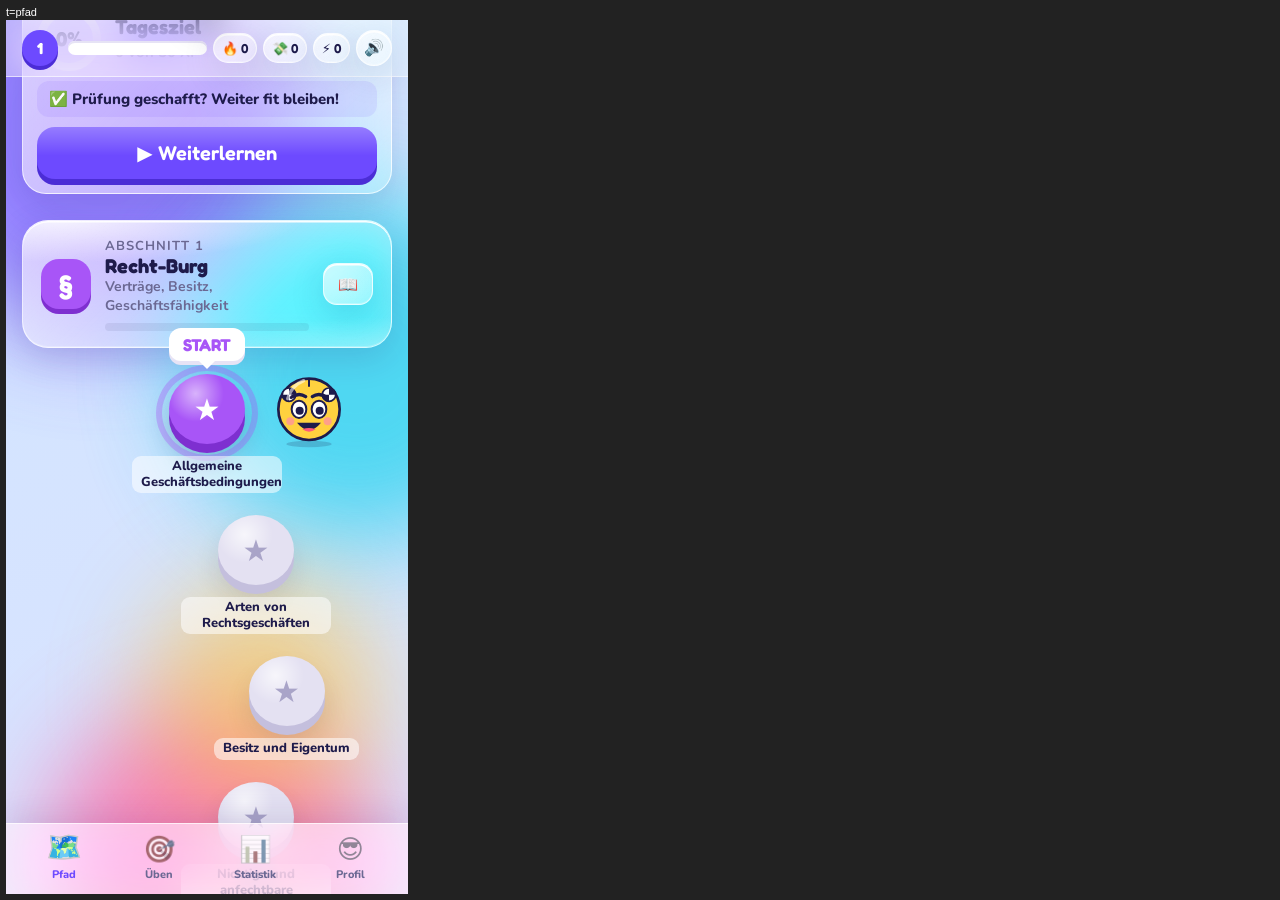
<file: beta/kontakt.html>
<!doctype html><html><head><meta charset="utf-8"><title>Kontaktbogen</title><style>body{margin:0;background:#222;display:flex;flex-wrap:wrap;gap:6px;padding:6px;font:11px sans-serif;color:#fff}
.p{display:flex;flex-direction:column;gap:2px}.p iframe{width:402px;height:874px;border:0;background:#fff}</style></head>
<body><script>const q=new URLSearchParams(location.search);(q.get('h')||'t=pfad').split(',').forEach(h=>{document.write(`<div class="p">${h}<iframe src="./?x=${Math.random()}#${h.replace(/~/g,'&')}"></iframe></div>`)})</script></body></html>
</file>
